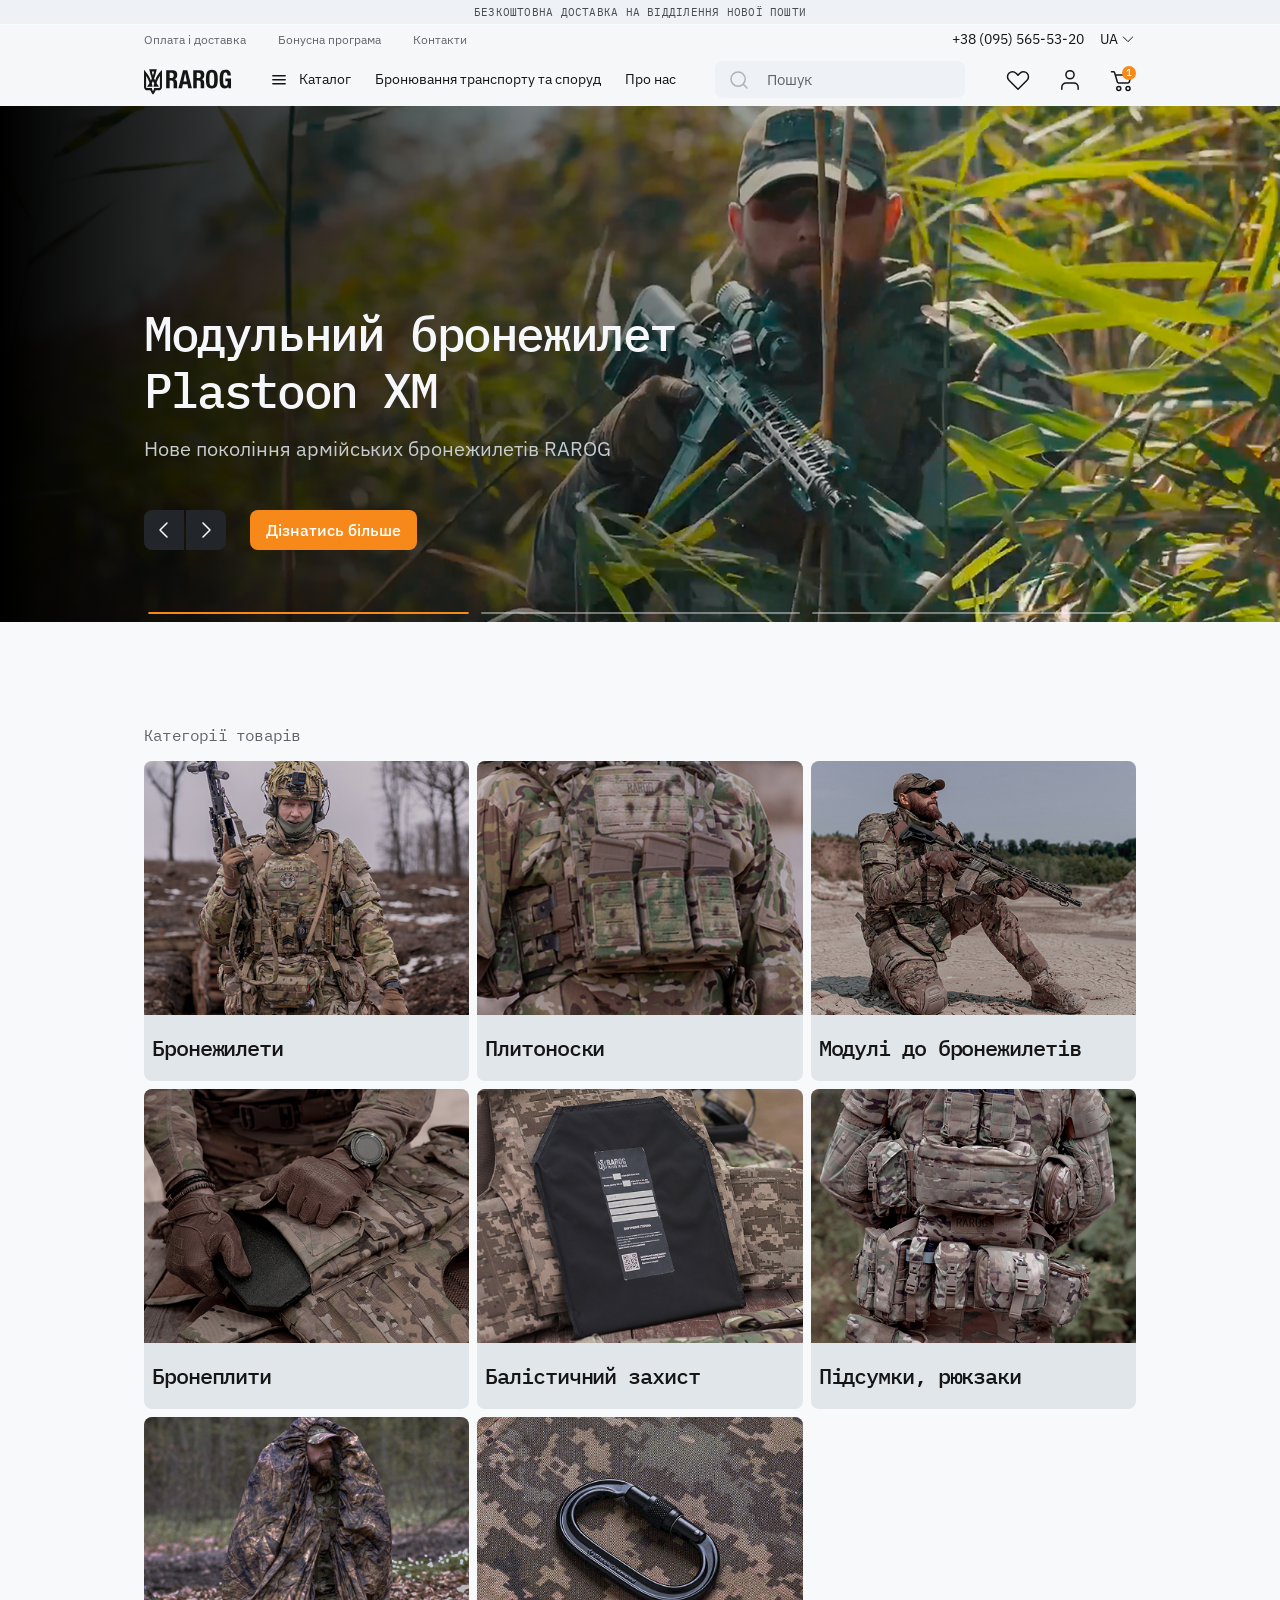
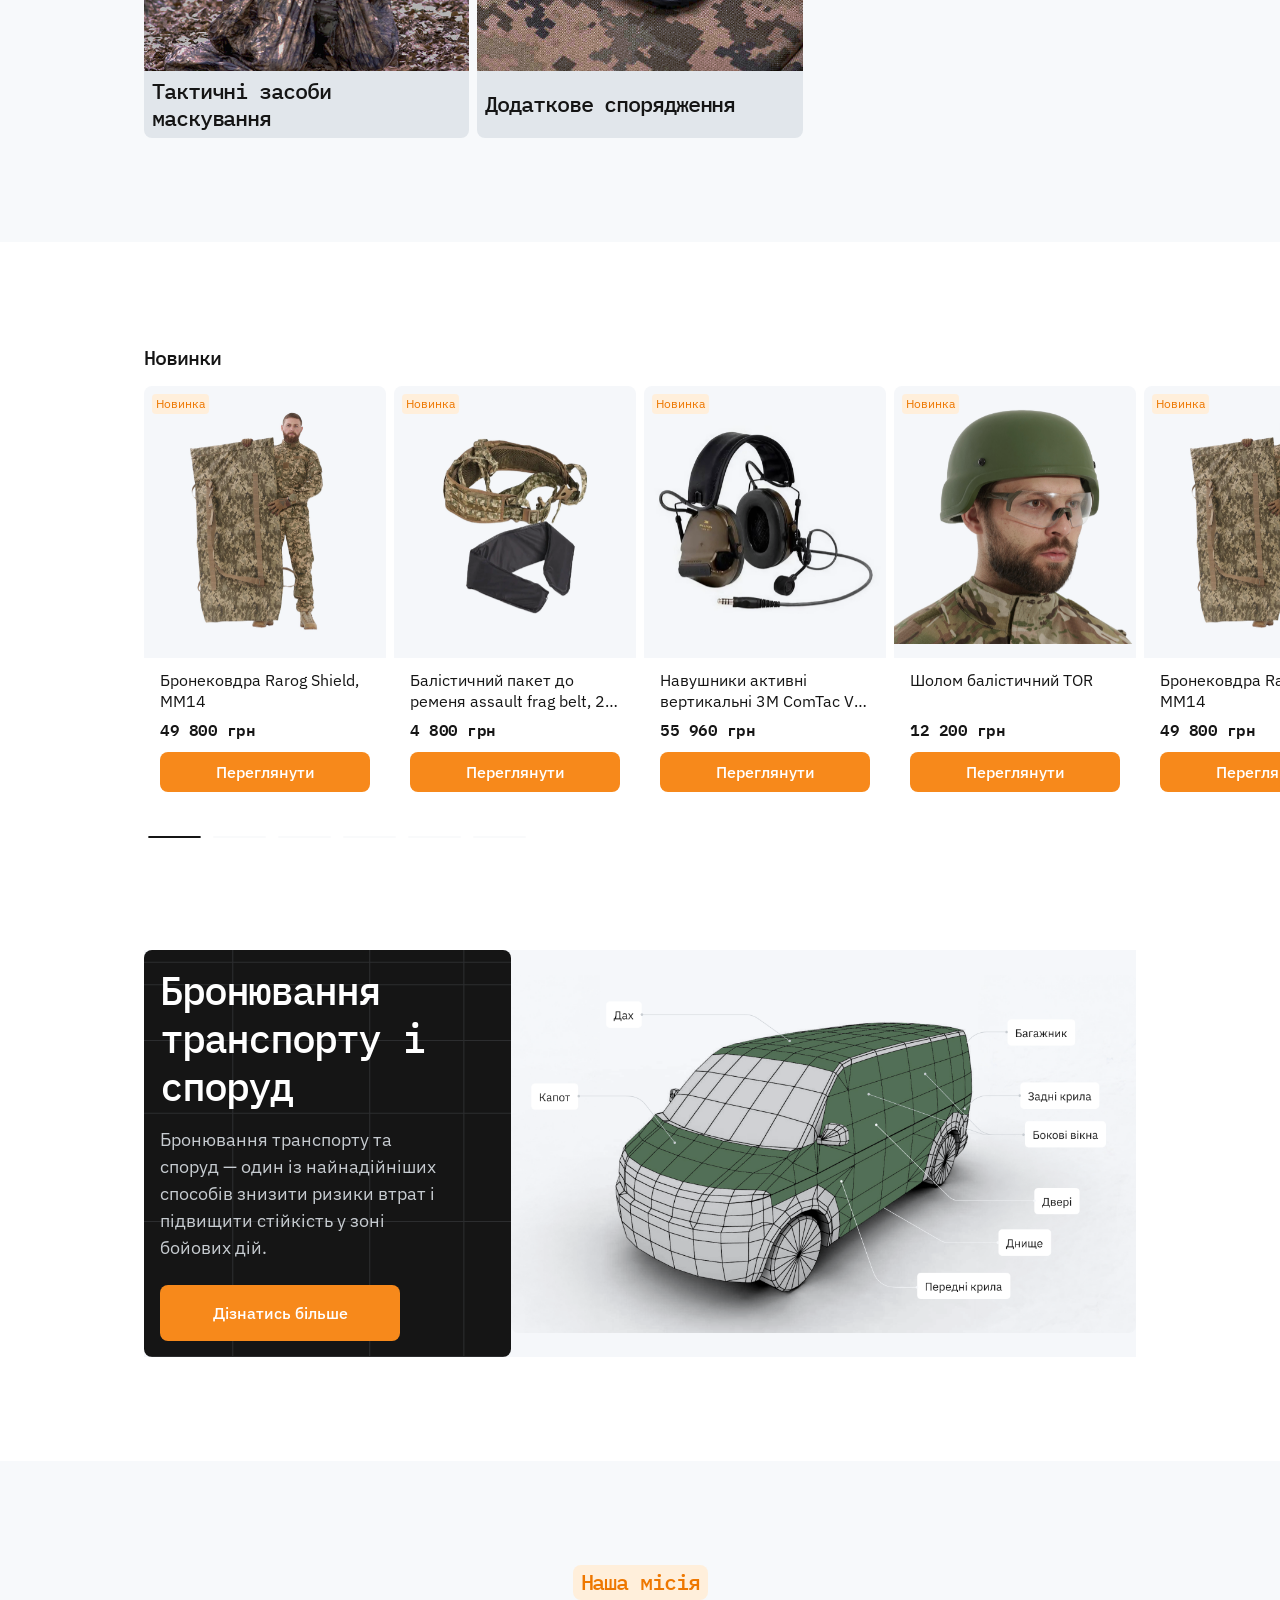
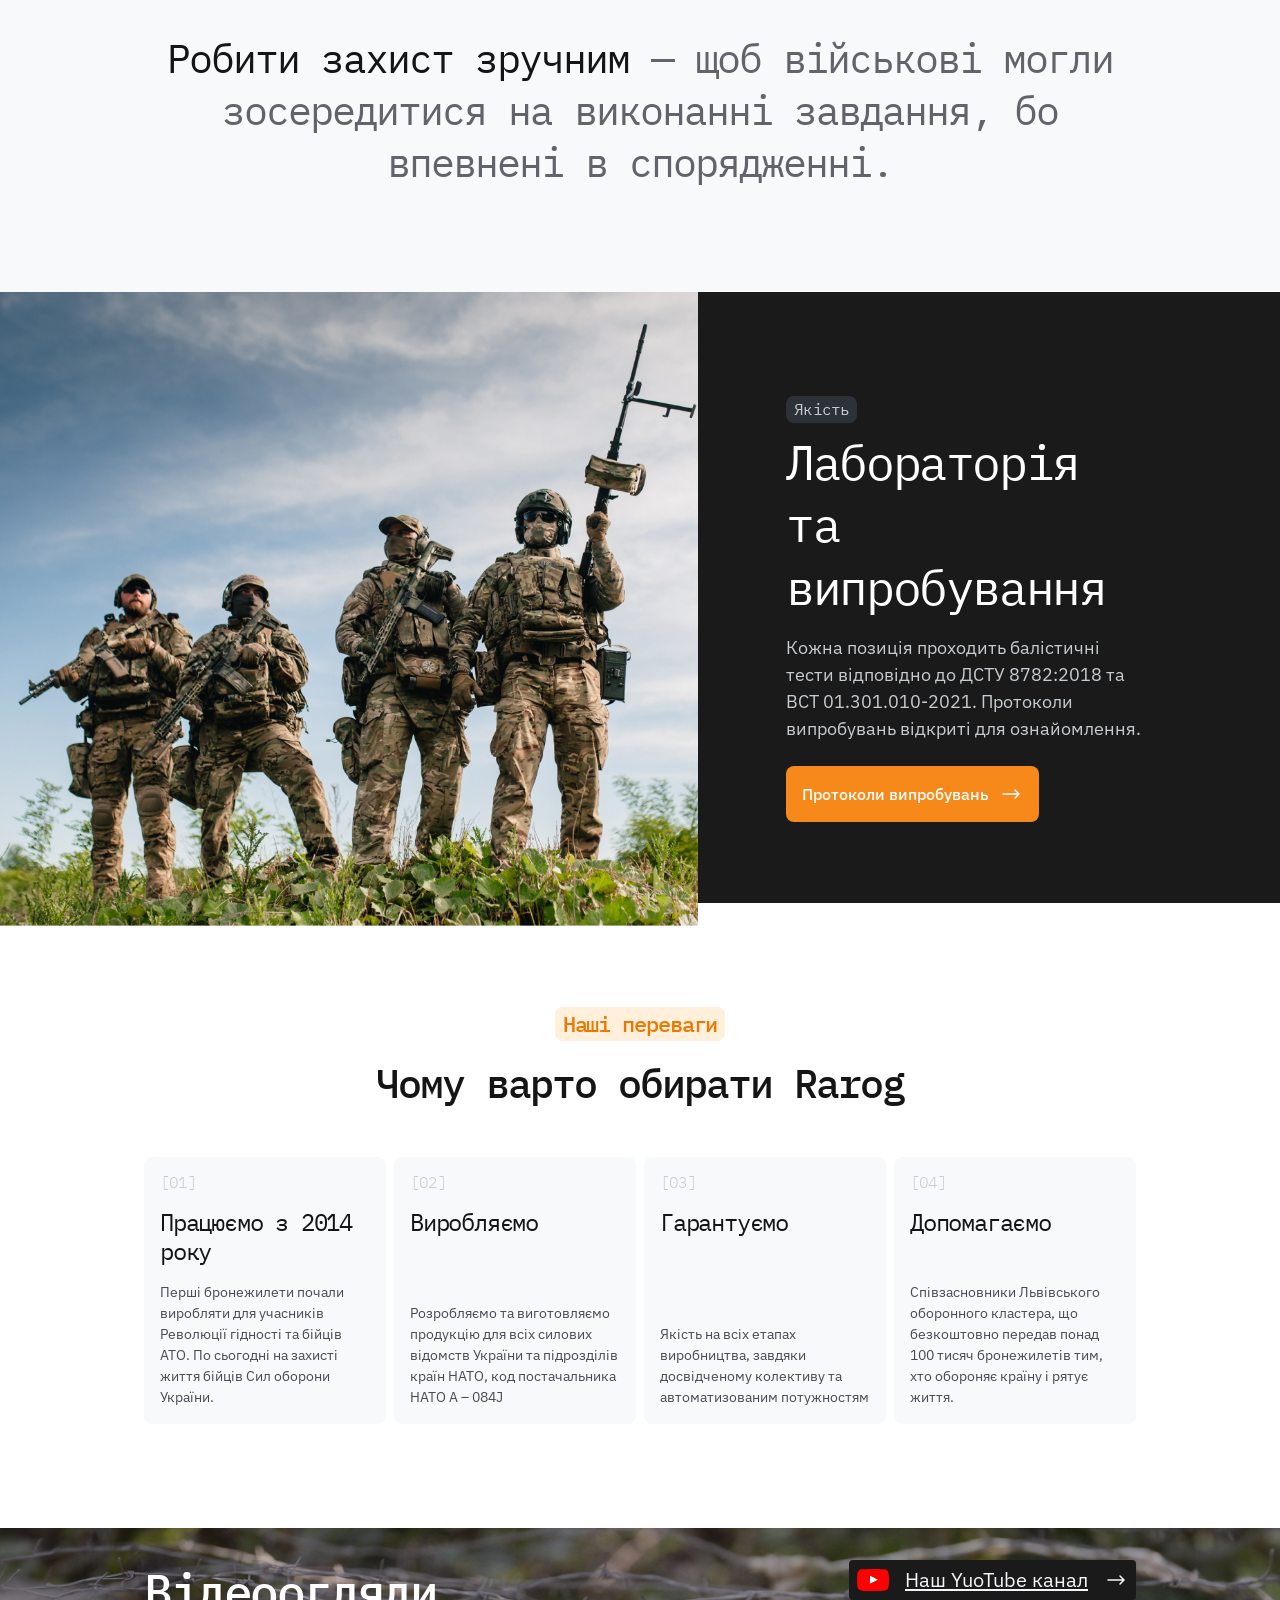
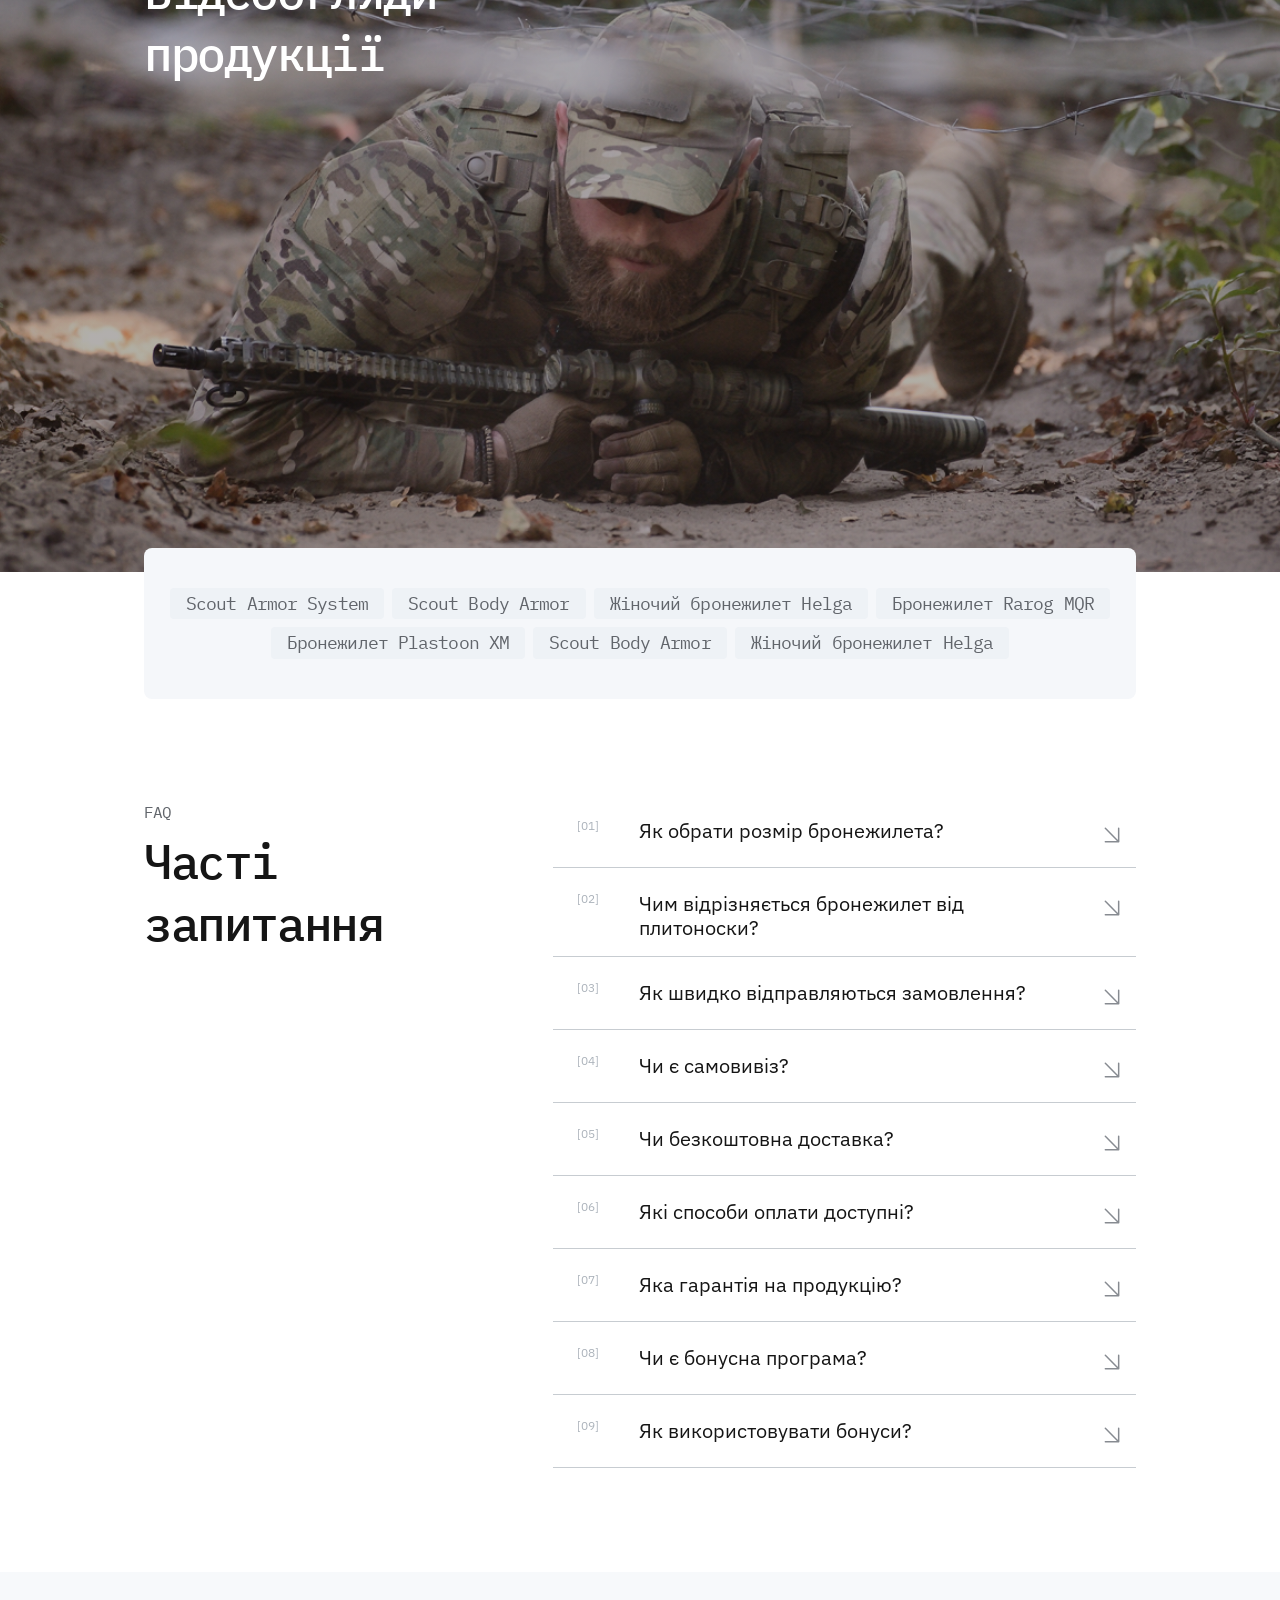
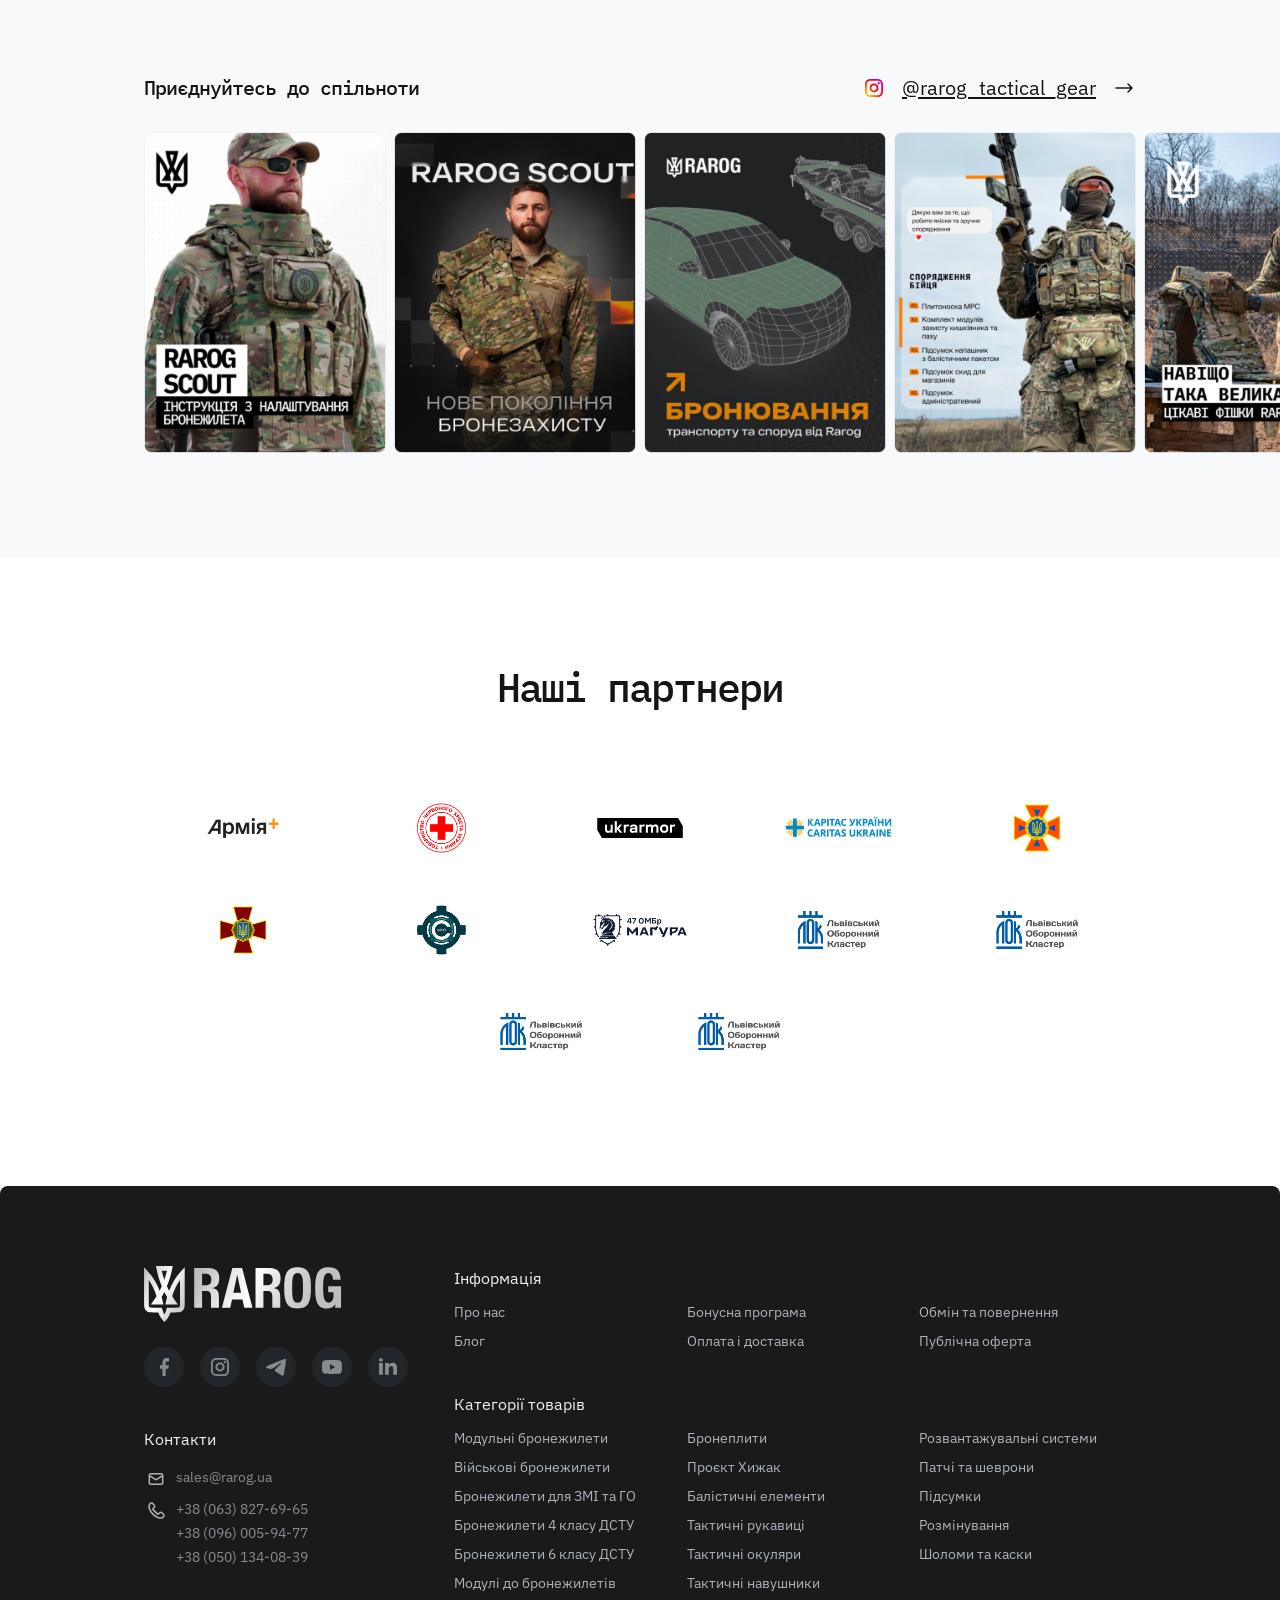
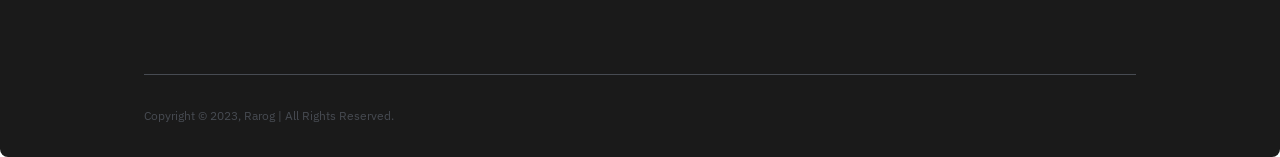
<file: index.html>
<!DOCTYPE html>
<html lang="uk">
<head>
    <meta charset="UTF-8">
    <meta name="viewport" content="width=device-width, initial-scale=1.0">  
    <title>Title</title>
    <link rel="preconnect" href="https://fonts.googleapis.com">
    <link rel="preconnect" href="https://fonts.gstatic.com" crossorigin>
    <link href="https://fonts.googleapis.com/css2?family=IBM+Plex+Mono:ital,wght@0,100;0,200;0,300;0,400;0,500;0,600;0,700;1,100;1,200;1,300;1,400;1,500;1,600;1,700&family=IBM+Plex+Sans:ital,wght@0,100..700;1,100..700&display=swap" rel="stylesheet">
    <link rel="stylesheet" href="https://cdn.jsdelivr.net/npm/swiper@11/swiper-bundle.min.css"/>
    <link rel="stylesheet" href="css/style.css">
</head>
<body class="body"> 
    <header class="header">
        <div class="header__free">
            <div class="container">
                <div class="header__free-inner">
                    <p class="header__free-title">Безкоштовна доставка на відділення Нової Пошти</p>
                </div>
            </div>
        </div>
        <div class="header__end">
            <div class="container">
                <div class="header__inner">
                    <div class="header__top">
                        <ul class="header__top-menu">
                            <li>
                                <a href="#">Оплата і доставка</a>
                            </li>
                            <li>
                                <a href="#">Бонусна програма</a>
                            </li>
                            <li>
                                <a href="#">Контакти</a>
                            </li>
                        </ul>
                        <div class="header__top-info">
                            <a class="header__top-tel" href="tel:+380955655320">+38 (095) 565-53-20</a>
                            <div class="header__lang">
                                <span class="header__lang-selected">UA</span>
                                <div class="header__lang-content">
                                    <span class="header__lang-item">EN</span>
                                </div>
                            </div>
                        </div>
                    </div>
                    <div class="header__bottom">
                        <button class="header__burger">
                            <svg width="24" height="24" viewBox="0 0 24 24" fill="none" xmlns="http://www.w3.org/2000/svg">
                                <path d="M2.75 5.75H21.25M2.75 11.75H21.25M2.75 17.75H21.25" stroke="#151515" stroke-width="1.5" stroke-linecap="round" stroke-linejoin="round"/>
                            </svg>
                            <svg width="24" height="24" viewBox="0 0 24 24" fill="none" xmlns="http://www.w3.org/2000/svg">
                                <path d="M5.70923 18.5407L18.7907 5.45927" stroke="#151515" stroke-width="1.5" stroke-linecap="round" stroke-linejoin="round"/>
                                <path d="M5.70923 5.45926L18.7907 18.5407" stroke="#151515" stroke-width="1.5" stroke-linecap="round" stroke-linejoin="round"/>
                            </svg>
                        </button>
                        <a class="header__logo" href="index.html">
                            <img src="img/logo.svg" alt="">
                        </a>

                        <div class="header__content">
                            <button class="header__menu-open">
                                <svg xmlns="http://www.w3.org/2000/svg" width="16" height="16" viewBox="0 0 16 16" fill="none">
                                    <path d="M1.83334 3.83333H14.1667M1.83334 7.83333H14.1667M1.83334 11.8333H14.1667" stroke="#151515" stroke-width="1.5" stroke-linecap="round" stroke-linejoin="round"/>
                                </svg>
                                Каталог
                            </button>
                            <nav class="header__menu">
                                <ul>
                                    <li>
                                        <a href="#">Бронювання транспорту та споруд</a>
                                    </li>
                                    <li>
                                        <a href="#">Про нас</a>
                                    </li>
                                </ul>
                            </nav>
                        </div>

                        <form class="header__search" action="#">
                            <input class="header__search-input" type="search" name="search" id="search" placeholder="Пошук" maxlength="300" required>
                            <button class="header__search-btn" type="submit">
                                <svg xmlns="http://www.w3.org/2000/svg" width="24" height="24" viewBox="0 0 24 24" fill="none">
                                    <path d="M20 20L16.1333 16.1333M18.2222 11.1111C18.2222 15.0385 15.0385 18.2222 11.1111 18.2222C7.18375 18.2222 4 15.0385 4 11.1111C4 7.18375 7.18375 4 11.1111 4C15.0385 4 18.2222 7.18375 18.2222 11.1111Z" stroke="#ACB3BB" stroke-width="1.5" stroke-linecap="round" stroke-linejoin="round"/>
                                </svg>
                            </button>
                        </form>

                        <div class="header__user">
                            <div class="header__lang header__lang--mob">
                                <span class="header__lang-selected">UA</span>
                                <div class="header__lang-content">
                                    <span class="header__lang-item">EN</span>
                                </div>
                            </div>
                            <button class="header__search-open" type="button">
                                <svg xmlns="http://www.w3.org/2000/svg" width="24" height="24" viewBox="0 0 24 24" fill="none">
                                    <path d="M20 20L16.1333 16.1333M18.2222 11.1111C18.2222 15.0385 15.0385 18.2222 11.1111 18.2222C7.18375 18.2222 4 15.0385 4 11.1111C4 7.18375 7.18375 4 11.1111 4C15.0385 4 18.2222 7.18375 18.2222 11.1111Z" stroke="#151515" stroke-width="1.5" stroke-linecap="round" stroke-linejoin="round"/>
                                </svg>
                            </button>
                            <button class="header__user-btn">
                                <svg xmlns="http://www.w3.org/2000/svg" width="28" height="28" viewBox="0 0 28 28" fill="none">
                                    <path d="M23.0352 14.2259C24.9879 12.2811 24.9879 9.12807 23.0352 7.18332C21.0826 5.23857 17.9167 5.23857 15.964 7.18332L13.9998 9.13954L12.0355 7.18326C10.0829 5.23851 6.91694 5.23851 4.96426 7.18326C3.01159 9.12801 3.01159 12.2811 4.96426 14.2258L13.9997 23.2247L23.0352 14.2259Z" stroke="#151515" stroke-width="1.5" stroke-linecap="round" stroke-linejoin="round"/>
                                </svg>
                            </button>
                            <button class="header__user-btn">
                                <svg xmlns="http://www.w3.org/2000/svg" width="28" height="28" viewBox="0 0 28 28" fill="none">
                                    <path d="M22.1667 23.3334V21.2593C22.1667 20.1591 21.7365 19.104 20.9707 18.3261C20.205 17.5482 19.1663 17.1111 18.0834 17.1111H9.91671C8.83374 17.1111 7.79513 17.5482 7.02935 18.3261C6.26358 19.104 5.83337 20.1591 5.83337 21.2593V23.3334M18.0834 8.75C18.0834 11.0052 16.2552 12.8333 14 12.8333C11.7449 12.8333 9.91671 11.0052 9.91671 8.75C9.91671 6.49484 11.7449 4.66667 14 4.66667C16.2552 4.66667 18.0834 6.49484 18.0834 8.75Z" stroke="#151515" stroke-width="1.5" stroke-linecap="round" stroke-linejoin="round"/>
                                </svg>
                            </button>
                            <button class="header__user-btn header__user-cart">
                                <svg xmlns="http://www.w3.org/2000/svg" width="28" height="28" viewBox="0 0 28 28" fill="none">
                                    <path d="M3.5 5.70836H5.34167C5.92932 5.70836 6.44646 6.09357 6.611 6.65388L7.29745 8.99142M7.29745 8.99142L9.36122 16.0191C9.52576 16.5794 10.0429 16.9646 10.6306 16.9646H19.9829C20.5694 16.9646 21.0859 16.5808 21.2514 16.0219L23.3333 8.99142H7.29745ZM12.7556 22.4052C12.7556 23.4931 11.8676 24.375 10.7722 24.375C9.67686 24.375 8.78889 23.4931 8.78889 22.4052C8.78889 21.3173 9.67686 20.4353 10.7722 20.4353C11.8676 20.4353 12.7556 21.3173 12.7556 22.4052ZM22.0111 22.4052C22.0111 23.4931 21.1231 24.375 20.0278 24.375C18.9324 24.375 18.0444 23.4931 18.0444 22.4052C18.0444 21.3173 18.9324 20.4353 20.0278 20.4353C21.1231 20.4353 22.0111 21.3173 22.0111 22.4052Z" stroke="#151515" stroke-width="1.5" stroke-linecap="round" stroke-linejoin="round"/>
                                </svg>
                                <span>1</span>
                            </button>
                        </div>
                    </div>
                </div>
            </div>
        </div>
        <div class="mega-menu">
            <div class="container">
                <div class="mega-menu__inner">
                    <ul class="mega-menu__menu">
                        <li class="menu-item-has-children">
                            <a href="#">Бронежилети <span></span></a>
                            <ul class="sub-menu">
                                <li>
                                    <a href="#">Модульні бронежилети</a>
                                </li>
                                <li>
                                    <a href="#">Військові бронежилети</a>
                                </li>
                                <li>
                                    <a href="#">Бронежилети для ЗМІ та ГО</a>
                                </li>
                                <li>
                                    <a href="#">Бронежилети для поліції</a>
                                </li>
                                <li>
                                    <a href="#">Бронежилети для  цивільних</a>
                                </li>
                                <li>
                                    <a href="#">Бронежилети 4 класу ДСТУ</a>
                                </li>
                                <li>
                                    <a href="#">Бронежилети 6 класу ДСТУ</a>
                                </li>
                                <li>
                                    <a href="#">Модулі до бронежилетів</a>
                                </li>
                            </ul>
                        </li>
                        <li>
                            <a href="#">Плитоноски</a>
                        </li>
                        <li>
                            <a href="#">Модулі до бронежилетів</a>
                        </li>
                        <li>
                            <a href="#">Бронеплити</a>
                        </li>
                        <li>
                            <a href="#">Балістичні пакети</a>
                        </li>
                        <li class="menu-item-has-children">
                            <a href="#">Підсумки<span></span></a>
                            <ul class="sub-menu">
                                <li>
                                    <a href="#">Модульні бронежилети</a>
                                </li>
                                <li>
                                    <a href="#">Військові бронежилети</a>
                                </li>
                                <li>
                                    <a href="#">Бронежилети для ЗМІ та ГО</a>
                                </li>
                                <li>
                                    <a href="#">Бронежилети для поліції</a>
                                </li>
                                <li>
                                    <a href="#">Бронежилети для  цивільних</a>
                                </li>
                                <li>
                                    <a href="#">Бронежилети 4 класу ДСТУ</a>
                                </li>
                                <li>
                                    <a href="#">Бронежилети 6 класу ДСТУ</a>
                                </li>
                                <li>
                                    <a href="#">Модулі до бронежилетів</a>
                                </li>
                            </ul>
                        </li>
                        <li>
                            <a href="#">Шоломи та каски</a>
                        </li>
                        <li class="menu-item-has-children">
                            <a href="#">Окуляри, рукавички та навушники<span></span></a>
                            <ul class="sub-menu">
                                <li>
                                    <a href="#">Модульні бронежилети</a>
                                </li>
                                <li>
                                    <a href="#">Військові бронежилети</a>
                                </li>
                                <li>
                                    <a href="#">Бронежилети для ЗМІ та ГО</a>
                                </li>
                                <li>
                                    <a href="#">Бронежилети для поліції</a>
                                </li>
                                <li>
                                    <a href="#">Бронежилети для  цивільних</a>
                                </li>
                                <li>
                                    <a href="#">Бронежилети 4 класу ДСТУ</a>
                                </li>
                                <li>
                                    <a href="#">Бронежилети 6 класу ДСТУ</a>
                                </li>
                                <li>
                                    <a href="#">Модулі до бронежилетів</a>
                                </li>
                            </ul>
                        </li>
                        <li>
                            <a href="#">Тактичні засоби маскування</a>
                        </li>
                        <li>
                            <a href="#">Розмінування</a>
                        </li>
                        <li class="menu-item-has-children">
                            <a href="#">Додаткове спорядження<span></span></a>
                            <ul class="sub-menu">
                                <li>
                                    <a href="#">Модульні бронежилети</a>
                                </li>
                                <li>
                                    <a href="#">Військові бронежилети</a>
                                </li>
                                <li>
                                    <a href="#">Бронежилети для ЗМІ та ГО</a>
                                </li>
                                <li>
                                    <a href="#">Бронежилети для поліції</a>
                                </li>
                                <li>
                                    <a href="#">Бронежилети для  цивільних</a>
                                </li>
                                <li>
                                    <a href="#">Бронежилети 4 класу ДСТУ</a>
                                </li>
                                <li>
                                    <a href="#">Бронежилети 6 класу ДСТУ</a>
                                </li>
                                <li>
                                    <a href="#">Модулі до бронежилетів</a>
                                </li>
                            </ul>
                        </li>
                        <li>
                            <a href="#">Рюксази та сумки</a>
                        </li>
                        <li>
                            <a href="#">Спорядження для ПКМ</a>
                        </li>
                    </ul>
                    <div class="mega-menu__image">
                        <img src="img/mega-menu.png" alt="">
                    </div>
                </div>
            </div>
        </div>
        <div class="mobile-menu">
            <div class="mobile-menu__inner">
                <ul class="mobile-menu__nav">
                    <li class="mobile-menu__has-children mobile-menu__has-children--root">
                        <button class="mobile-menu__acc" type="button">
                            Категорії товарів
                            <span class="mobile-menu__chevron"></span>
                        </button>
                        <div class="mobile-menu__collapse">
                            <ul class="mobile-menu__catalog">
                                <li class="mobile-menu__has-children">
                                    <button class="mobile-menu__acc" type="button">
                                        Бронежилети
                                        <span class="mobile-menu__chevron"></span>
                                    </button>
                                    <div class="mobile-menu__collapse">
                                        <ul class="mobile-menu__sub">
                                            <li><a href="#">Всі бронежилети</a></li>
                                            <li><a href="#">Військові бронежилети</a></li>
                                            <li><a href="#">Модульні бронежилети</a></li>
                                            <li><a href="#">Жіночі бронежилети</a></li>
                                            <li><a href="#">Бронежилети для цивільних</a></li>
                                            <li><a href="#">Бронежилети для поліції</a></li>
                                            <li><a href="#">Бронежилети для ЗМІ та ГО</a></li>
                                            <li><a href="#">Бронежилети 4 класу ДСТУ</a></li>
                                            <li><a href="#">Бронежилети 6 класу ДСТУ</a></li>
                                        </ul>
                                    </div>
                                </li>
                                <li><a href="#">Плитоноски</a></li>
                                <li><a href="#">Модулі до бронежилетів</a></li>
                                <li><a href="#">Бронеплити</a></li>
                                <li><a href="#">Балістичні пакети</a></li>
                                <li class="mobile-menu__has-children">
                                    <button class="mobile-menu__acc" type="button">
                                        Підсумки
                                        <span class="mobile-menu__chevron"></span>
                                    </button>
                                    <div class="mobile-menu__collapse">
                                        <ul class="mobile-menu__sub">
                                            <li><a href="#">Підсумки для магазинів</a></li>
                                            <li><a href="#">Підсумки для гранат</a></li>
                                            <li><a href="#">Підсумки під аптечку</a></li>
                                            <li><a href="#">Підсумки скидні</a></li>
                                            <li><a href="#">Універсальні підсумки</a></li>
                                        </ul>
                                    </div>
                                </li>
                                <li><a href="#">Шоломи та каски</a></li>
                                <li class="mobile-menu__has-children">
                                    <button class="mobile-menu__acc" type="button">
                                        Окуляри, рукавички та навушники
                                        <span class="mobile-menu__chevron"></span>
                                    </button>
                                    <div class="mobile-menu__collapse">
                                        <ul class="mobile-menu__sub">
                                            <li><a href="#">Тактичні окуляри</a></li>
                                            <li><a href="#">Тактичні рукавички</a></li>
                                            <li><a href="#">Активні навушники</a></li>
                                        </ul>
                                    </div>
                                </li>
                                <li><a href="#">Тактичні засоби маскування</a></li>
                                <li><a href="#">Розмінування</a></li>
                                <li class="mobile-menu__has-children">
                                    <button class="mobile-menu__acc" type="button">
                                        Додаткове спорядження
                                        <span class="mobile-menu__chevron"></span>
                                    </button>
                                    <div class="mobile-menu__collapse">
                                        <ul class="mobile-menu__sub">
                                            <li><a href="#">Ремені та пояси</a></li>
                                            <li><a href="#">Наколінники та налокітники</a></li>
                                            <li><a href="#">Тактичні аксесуари</a></li>
                                        </ul>
                                    </div>
                                </li>
                                <li><a href="#">Рюкзаки та сумки</a></li>
                                <li><a href="#">Спорядження для ПКМ</a></li>
                            </ul>
                        </div>
                    </li>
                    <li><a href="#">Оплата і доставка</a></li>
                    <li><a href="#">Про нас</a></li>
                    <li><a href="#">Контакти</a></li>
                    <li><a href="#">Бонусна програма</a></li>
                    <li><a href="#">Вхід / Реєстрація</a></li>
                </ul>
                <div class="mobile-menu__contacts">
                    <div class="mobile-menu__tels">
                        <a href="tel:+380638276965">+38 (063) 827-69-65</a>
                        <a href="tel:+380960059477">+38 (096) 005-94-77</a>
                        <a href="tel:+380501340839">+38 (050) 134-08-39</a>
                    </div>
                    <div class="mobile-menu__mess">
                        <span class="mobile-menu__mess-title">Написати в месенджер:</span>
                        <div class="mobile-menu__mess-list">
                            <a class="mobile-menu__mess-link mobile-menu__mess-link--wa" href="#" target="_blank" aria-label="WhatsApp">
                                <svg xmlns="http://www.w3.org/2000/svg" width="29" height="29" viewBox="0 0 29 29" fill="none"><path d="M14.4489 2.3999C7.89694 2.3999 2.55694 7.7399 2.55694 14.2919C2.55694 16.3919 3.10894 18.4319 4.14094 20.2319L2.46094 26.3999L8.76094 24.7439C10.5009 25.6919 12.4569 26.1959 14.4489 26.1959C21.0009 26.1959 26.3409 20.8559 26.3409 14.3039C26.3409 11.1239 25.1049 8.1359 22.8609 5.8919C20.6169 3.6359 17.6289 2.3999 14.4489 2.3999ZM14.4609 4.4039C17.1009 4.4039 19.5729 5.4359 21.4449 7.3079C23.3049 9.1799 24.3369 11.6639 24.3369 14.3039C24.3369 19.7519 19.8969 24.1799 14.4489 24.1799C12.6729 24.1799 10.9329 23.7119 9.42094 22.7999L9.06094 22.5959L5.31694 23.5799L6.31294 19.9319L6.07294 19.5479C5.08894 17.9999 4.56094 16.1639 4.56094 14.2919C4.57294 8.8439 9.00094 4.4039 14.4609 4.4039ZM10.2369 8.7959C10.0449 8.7959 9.72094 8.8679 9.44494 9.1679C9.18094 9.4679 8.40094 10.1999 8.40094 11.6519C8.40094 13.1159 9.46894 14.5199 9.60094 14.7239C9.76894 14.9279 11.7129 17.9279 14.7009 19.1999C15.4089 19.5239 15.9609 19.7039 16.3929 19.8359C17.1009 20.0639 17.7489 20.0279 18.2649 19.9559C18.8409 19.8719 20.0169 19.2359 20.2689 18.5399C20.5209 17.8439 20.5209 17.2559 20.4489 17.1239C20.3649 17.0039 20.1729 16.9319 19.8729 16.7999C19.5729 16.6319 18.1089 15.9119 17.8449 15.8159C17.5689 15.7199 17.4009 15.6719 17.1729 15.9599C16.9809 16.2599 16.4049 16.9319 16.2369 17.1239C16.0569 17.3279 15.8889 17.3519 15.6009 17.2079C15.2889 17.0519 14.3289 16.7399 13.2009 15.7319C12.3129 14.9399 11.7249 13.9679 11.5449 13.6679C11.4009 13.3799 11.5329 13.1999 11.6769 13.0679C11.8089 12.9359 12.0009 12.7199 12.1209 12.5399C12.2769 12.3719 12.3249 12.2399 12.4209 12.0479C12.5169 11.8439 12.4689 11.6759 12.3969 11.5319C12.3249 11.3999 11.7249 9.9119 11.4729 9.3239C11.2329 8.7479 10.9929 8.8199 10.8009 8.8079C10.6329 8.8079 10.4409 8.7959 10.2369 8.7959Z" fill="#25D366"/></svg>
                            </a>
                            <a class="mobile-menu__mess-link mobile-menu__mess-link--tg" href="#" target="_blank" aria-label="Telegram">
                                <svg xmlns="http://www.w3.org/2000/svg" width="29" height="29" viewBox="0 0 29 29" fill="none"><path d="M26.3964 6.4729C26.446 5.07873 25.9692 4.63948 24.8441 4.84956C24.4551 4.92213 24.0775 5.05963 23.7037 5.19714C17.9407 7.26738 12.3379 9.73485 6.69701 12.1107C5.56806 12.5843 4.43911 13.0541 3.32161 13.5583C2.84867 13.7722 2.36047 14.0625 2.40243 14.6851C2.44057 15.2771 2.94783 15.4567 3.42077 15.6094C4.35139 15.915 5.30871 16.1442 6.21644 16.4994C7.87936 17.1526 9.36682 16.9081 10.8047 15.873C12.4447 14.6965 14.1343 13.585 15.8049 12.4506C17.0444 11.6065 18.2878 10.7662 19.535 9.93729C19.8058 9.75777 20.1414 9.46748 20.4237 9.83416C20.6945 10.1856 20.3398 10.4491 20.1224 10.6936C19.9812 10.854 19.821 10.9991 19.6685 11.1481C17.6394 13.1458 15.6027 15.1358 13.5889 17.1487C12.5096 18.2297 12.6049 18.9363 13.8941 19.7957C16.1367 21.2854 18.387 22.7674 20.6411 24.2418C22.3002 25.3266 23.5588 24.8109 23.8944 22.8591C24.3483 20.2044 24.7564 17.5383 25.1607 14.8723C25.5993 11.9999 26.0112 9.11608 26.3964 6.4729Z" fill="#0088CC"/></svg>
                            </a>
                            <a class="mobile-menu__mess-link mobile-menu__mess-link--vb" href="#" target="_blank" aria-label="Viber">
                                <svg xmlns="http://www.w3.org/2000/svg" width="29" height="29" viewBox="0 0 29 29" fill="none"><path d="M11.5993 4.29193L11.8237 5.20109C10.9391 5.41972 10.0924 5.77026 9.31217 6.24093L8.83202 5.4369C9.69087 4.91679 10.624 4.5307 11.5993 4.29193ZM16.4007 4.29193L16.1763 5.20109C17.0609 5.41972 17.9076 5.77026 18.6878 6.24093L19.1737 5.4369C18.3126 4.91725 17.3776 4.5312 16.4007 4.29193ZM5.43689 8.82918C4.91727 9.68929 4.53121 10.6233 4.29192 11.5993L5.20108 11.8237C5.41971 10.9391 5.77025 10.0924 6.24092 9.31217L5.43689 8.82918ZM4.93685 14C4.93679 13.5454 4.97098 13.0914 5.03914 12.642L4.11293 12.4999C3.96236 13.4933 3.96236 14.5038 4.11293 15.4973L5.03914 15.358C4.97108 14.9086 4.93689 14.4546 4.93685 14ZM19.168 22.5603L18.6878 21.7591C17.9088 22.2302 17.063 22.5808 16.1791 22.7989L16.4036 23.7081C17.3776 23.467 18.3096 23.08 19.168 22.5603ZM23.0631 14C23.0631 14.4546 23.0289 14.9086 22.9609 15.358L23.8871 15.4973C24.0376 14.5038 24.0376 13.4933 23.8871 12.4999L22.9609 12.642C23.029 13.0914 23.0632 13.5454 23.0631 14ZM23.7081 16.3979L22.7989 16.1734C22.5808 17.0591 22.2302 17.9068 21.7591 18.6878L22.5631 19.1708C23.0832 18.3099 23.4693 17.3749 23.7081 16.3979ZM15.3581 22.9609C14.4578 23.0972 13.5422 23.0972 12.6419 22.9609L12.5027 23.8871C13.4952 24.0376 14.5048 24.0376 15.4973 23.8871L15.3581 22.9609ZM21.296 19.3754C20.756 20.1077 20.1085 20.7542 19.3754 21.2931L19.9322 22.0489C20.7397 21.4544 21.454 20.743 22.0517 19.9379L21.296 19.3754ZM19.3754 6.70403C20.1085 7.24399 20.756 7.89147 21.296 8.62462L22.0517 8.06208C21.4562 7.25629 20.7437 6.54386 19.9379 5.9483L19.3754 6.70403ZM6.70403 8.62462C7.24398 7.89147 7.89147 7.24399 8.62462 6.70403L8.06208 5.9483C7.25629 6.54386 6.54385 7.25629 5.94829 8.06208L6.70403 8.62462ZM22.5631 8.82918L21.7591 9.31217C22.2302 10.0912 22.5808 10.937 22.7989 11.8209L23.7081 11.5964C23.4688 10.6213 23.0827 9.68829 22.5631 8.82918ZM12.6419 5.03915C13.5422 4.90276 14.4578 4.90276 15.3581 5.03915L15.4973 4.11294C14.5048 3.96235 13.4952 3.96235 12.5027 4.11294L12.6419 5.03915ZM7.18417 22.2989L5.24938 22.7478L5.70111 20.813L4.78912 20.5999L4.33738 22.5347C4.30912 22.6546 4.30478 22.779 4.32462 22.9006C4.34445 23.0223 4.38808 23.1388 4.45299 23.2436C4.5179 23.3483 4.60283 23.4392 4.70292 23.5111C4.80301 23.5831 4.9163 23.6345 5.03629 23.6626C5.17663 23.6939 5.32212 23.6939 5.46246 23.6626L7.39726 23.2166L7.18417 22.2989ZM4.98231 19.7646L5.89715 19.9748L6.20967 18.6338C5.75329 17.8683 5.41336 17.0391 5.20108 16.1734L4.29192 16.3979C4.49642 17.2265 4.80576 18.0256 5.21244 18.7759L4.98231 19.7646ZM9.35762 21.7932L8.01662 22.1057L8.2297 23.0205L9.21557 22.7904C9.96532 23.1983 10.7646 23.5077 11.5936 23.7109L11.818 22.8018C10.9551 22.5867 10.1288 22.2449 9.36615 21.7875L9.35762 21.7932ZM14 5.87443C9.51104 5.87727 5.87726 9.51673 5.87726 14.0028C5.87974 15.5308 6.31194 17.0273 7.12451 18.3213L6.3432 21.6568L9.67583 20.8755C13.4744 23.2649 18.4918 22.1256 20.8812 18.3298C23.2705 14.5341 22.1341 9.51673 18.3384 7.12452C17.0389 6.30736 15.535 5.87402 14 5.87443Z" fill="#3A76F0"/></svg>
                            </a>
                        </div>
                    </div>
                </div>
            </div>
        </div>
    </header>

    <main class="main">
        <section class="hero">
            <div class="hero__slider">
                <div class="swiper-wrapper">
                    <div class="hero__slide swiper-slide hero__slide-left">
                        <div class="hero__slide-bg">
                            <img src="img/slider.png" alt="">
                        </div>
                        <div class="container">
                            <div class="hero__slide-content">
                                <h2 class="hero__slide-title">Модульний бронежилет Plastoon XM</h2>
                                <p class="hero__slide-descr">Нове покоління армійських бронежилетів RAROG</p>
                                <a class="hero__slide-btn btn" href="#">Дізнатись більше</a>
                            </div>
                        </div>
                    </div>
                    <div class="hero__slide swiper-slide hero__slide-center">
                        <div class="hero__slide-bg">
                            <img src="img/slider.png" alt="">
                        </div>
                        <div class="container">
                            <div class="hero__slide-content">
                                <h2 class="hero__slide-title">Модульний бронежилет Plastoon XM</h2>
                                <p class="hero__slide-descr">Нове покоління армійських бронежилетів RAROG</p>
                                <a class="hero__slide-btn btn" href="#">Дізнатись більше</a>
                            </div>
                        </div>
                    </div>
                    <div class="hero__slide swiper-slide hero__slide-right">
                        <div class="hero__slide-bg">
                            <img src="img/slider.png" alt="">
                        </div>
                        <div class="container">
                            <div class="hero__slide-content">
                                <h2 class="hero__slide-title">Модульний бронежилет Plastoon XM</h2>
                                <p class="hero__slide-descr">Нове покоління армійських бронежилетів RAROG</p>
                                <a class="hero__slide-btn btn" href="#">Дізнатись більше</a>
                            </div>
                        </div>
                    </div>
                </div>
            </div>
            <div class="hero__inner">
                <div class="container">
                    <div class="hero__nav">
                        <button class="hero__slider-prev btn-slide btn-slide-prev"></button>
                        <button class="hero__slider-next btn-slide btn-slide-next"></button>
                    </div>
                    <div class="hero__slider-pagination slider-pagination"></div>
                </div>
            </div>
        </section>

        <section class="categories">
            <div class="container">
                <div class="categories__inner">
                    <h2 class="categories__title">Категорії товарів</h2>
                    <div class="categories__block">
                        <a class="categories__item" href="#">
                            <div class="categories__item-top">
                                <div class="categories__item-image">
                                    <img src="img/categories/1.jpg" alt="">
                                </div>
                                <ul class="categories__item-list">
                                    <li>Військові</li>
                                    <li>Модульні</li>
                                    <li>Жіночі</li>
                                    <li>Для цивільних</li>
                                    <li>Для поліції</li>
                                    <li>Для ЗМІ та ГО</li>
                                </ul>
                            </div>
                            <div class="categories__item-content">
                                <h3 class="categories__item-title">Бронежилети</h3>
                            </div>
                        </a>
                        <a class="categories__item" href="#">
                            <div class="categories__item-top">
                                <div class="categories__item-image">
                                    <img src="img/categories/2.jpg" alt="">
                                </div>
                                <ul class="categories__item-list">
                                    <li>Військові</li>
                                    <li>Модульні</li>
                                    <li>Жіночі</li>
                                    <li>Для цивільних</li>
                                    <li>Для поліції</li>
                                    <li>Для ЗМІ та ГО</li>
                                </ul>
                            </div>
                            <div class="categories__item-content">
                                <h3 class="categories__item-title">Плитоноски</h3>
                            </div>
                        </a>
                        <a class="categories__item" href="#">
                            <div class="categories__item-top">
                                <div class="categories__item-image">
                                    <img src="img/categories/3.jpg" alt="">
                                </div>
                                <ul class="categories__item-list">
                                    <li>Військові</li>
                                    <li>Модульні</li>
                                    <li>Жіночі</li>
                                    <li>Для цивільних</li>
                                    <li>Для поліції</li>
                                    <li>Для ЗМІ та ГО</li>
                                </ul>
                            </div>
                            <div class="categories__item-content">
                                <h3 class="categories__item-title">Модулі до бронежилетів</h3>
                            </div>
                        </a>
                        <a class="categories__item" href="#">
                            <div class="categories__item-top">
                                <div class="categories__item-image">
                                    <img src="img/categories/4.jpg" alt="">
                                </div>
                                <ul class="categories__item-list">
                                    <li>Військові</li>
                                    <li>Модульні</li>
                                    <li>Жіночі</li>
                                    <li>Для цивільних</li>
                                    <li>Для поліції</li>
                                    <li>Для ЗМІ та ГО</li>
                                </ul>
                            </div>
                            <div class="categories__item-content">
                                <h3 class="categories__item-title">Бронеплити</h3>
                            </div>
                        </a>
                        <a class="categories__item" href="#">
                            <div class="categories__item-top">
                                <div class="categories__item-image">
                                    <img src="img/categories/5.jpg" alt="">
                                </div>
                                <ul class="categories__item-list">
                                    <li>Військові</li>
                                    <li>Модульні</li>
                                    <li>Жіночі</li>
                                    <li>Для цивільних</li>
                                    <li>Для поліції</li>
                                    <li>Для ЗМІ та ГО</li>
                                </ul>
                            </div>
                            <div class="categories__item-content">
                                <h3 class="categories__item-title">Балістичний захист</h3>
                            </div>
                        </a>
                        <a class="categories__item" href="#">
                            <div class="categories__item-top">
                                <div class="categories__item-image">
                                    <img src="img/categories/6.jpg" alt="">
                                </div>
                                <ul class="categories__item-list">
                                    <li>Військові</li>
                                    <li>Модульні</li>
                                    <li>Жіночі</li>
                                    <li>Для цивільних</li>
                                    <li>Для поліції</li>
                                    <li>Для ЗМІ та ГО</li>
                                </ul>
                            </div>
                            <div class="categories__item-content">
                                <h3 class="categories__item-title">Підсумки, рюкзаки</h3>
                            </div>
                        </a>
                        <a class="categories__item" href="#">
                            <div class="categories__item-top">
                                <div class="categories__item-image">
                                    <img src="img/categories/7.jpg" alt="">
                                </div>
                                <ul class="categories__item-list">
                                    <li>Військові</li>
                                    <li>Модульні</li>
                                    <li>Жіночі</li>
                                    <li>Для цивільних</li>
                                    <li>Для поліції</li>
                                    <li>Для ЗМІ та ГО</li>
                                </ul>
                            </div>
                            <div class="categories__item-content">
                                <h3 class="categories__item-title">Тактичні засоби маскування</h3>
                            </div>
                        </a>
                        <a class="categories__item" href="#">
                            <div class="categories__item-top">
                                <div class="categories__item-image">
                                    <img src="img/categories/8.jpg" alt="">
                                </div>
                                <ul class="categories__item-list">
                                    <li>Військові</li>
                                    <li>Модульні</li>
                                    <li>Жіночі</li>
                                    <li>Для цивільних</li>
                                    <li>Для поліції</li>
                                    <li>Для ЗМІ та ГО</li>
                                </ul>
                            </div>
                            <div class="categories__item-content">
                                <h3 class="categories__item-title">Додаткове спорядження</h3>
                            </div>
                        </a>
                        


                    </div>
                </div>
            </div>
        </section>

        <section class="prodslider">
            <div class="container">
                <div class="prodslider__inner">
                    <h2 class="prodslider__title">Новинки</h2>
                    <div class="prodslider__slider">
                        <div class="swiper-wrapper">
                            <div class="prodslider__slide swiper-slide">
                                <a class="prodslider__slide-top" href="#">
                                    <span>Новинка</span>
                                    <img src="img/prodslider/1.png" alt="">
                                </a>
                                <div class="prodslider__slide-content">
                                    <a class="prodslider__slide-title" href="#">
                                        <h3>Бронековдра Rarog Shield, MM14</h3>
                                    </a>
                                    <p class="prodslider__slide-price">49 800 грн</p>
                                    <a class="prodslider__slide-btn btn" href="#">Переглянути</a>
                                </div>
                            </div>
                            <div class="prodslider__slide swiper-slide">
                                <a class="prodslider__slide-top" href="#">
                                    <span>Новинка</span>
                                    <img src="img/prodslider/2.png" alt="">
                                </a>
                                <div class="prodslider__slide-content">
                                    <a class="prodslider__slide-title" href="#">
                                        <h3>Балістичний пакет до ременя assault frag belt, 2 клас ДСТУ</h3>
                                    </a>
                                    <p class="prodslider__slide-price">4 800 грн</p>
                                    <a class="prodslider__slide-btn btn" href="#">Переглянути</a>
                                </div>
                            </div>
                            <div class="prodslider__slide swiper-slide">
                                <a class="prodslider__slide-top" href="#">
                                    <span>Новинка</span>
                                    <img src="img/prodslider/3.png" alt="">
                                </a>
                                <div class="prodslider__slide-content">
                                    <a class="prodslider__slide-title" href="#">
                                        <h3>Навушники активні вертикальні 3M ComTac VI NATO</h3>
                                    </a>
                                    <p class="prodslider__slide-price">55 960 грн</p>
                                    <a class="prodslider__slide-btn btn" href="#">Переглянути</a>
                                </div>
                            </div>
                            <div class="prodslider__slide swiper-slide">
                                <a class="prodslider__slide-top" href="#">
                                    <span>Новинка</span>
                                    <img src="img/prodslider/4.png" alt="">
                                </a>
                                <div class="prodslider__slide-content">
                                    <a class="prodslider__slide-title" href="#">
                                        <h3>Шолом балістичний ТОR</h3>
                                    </a>
                                    <p class="prodslider__slide-price">12 200 грн</p>
                                    <a class="prodslider__slide-btn btn" href="#">Переглянути</a>
                                </div>
                            </div>
                            <div class="prodslider__slide swiper-slide">
                                <a class="prodslider__slide-top" href="#">
                                    <span>Новинка</span>
                                    <img src="img/prodslider/1.png" alt="">
                                </a>
                                <div class="prodslider__slide-content">
                                    <a class="prodslider__slide-title" href="#">
                                        <h3>Бронековдра Rarog Shield, MM14</h3>
                                    </a>
                                    <p class="prodslider__slide-price">49 800 грн</p>
                                    <a class="prodslider__slide-btn btn" href="#">Переглянути</a>
                                </div>
                            </div>
                            <div class="prodslider__slide swiper-slide">
                                <a class="prodslider__slide-top" href="#">
                                    <span>Новинка</span>
                                    <img src="img/prodslider/2.png" alt="">
                                </a>
                                <div class="prodslider__slide-content">
                                    <a class="prodslider__slide-title" href="#">
                                        <h3>Балістичний пакет до ременя assault frag belt, 2 клас ДСТУ</h3>
                                    </a>
                                    <p class="prodslider__slide-price">4 800 грн</p>
                                    <a class="prodslider__slide-btn btn" href="#">Переглянути</a>
                                </div>
                            </div>
                        </div>
                    </div>
                    <div class="prodslider__slider-pagination slider-pagination-second"></div>
                </div>
            </div>
        </section>

        <section class="reserv">
            <div class="container">
                <div class="reserv__inner">
                    <div class="reserv__content">
                        <h2 class="reserv__title">Бронювання транспорту і споруд</h2>
                        <p class="reserv__descr">Бронювання транспорту та споруд — один із найнадійніших способів знизити ризики втрат і підвищити стійкість у зоні бойових дій.</p>
                        <a class="reserv__btn btn" href="#">Дізнатись більше</a>
                    </div>
                    <div class="reserv__image">
                        <img class="hide-pc" src="img/reserv-mobile.png" alt="">
                        <img src="img/reserv.png" alt="">
                    </div>
                </div>
            </div>
        </section>

        <section class="missions">
            <div class="container">
                <div class="missions__inner">
                    <h3 class="missions__name name">Наша місія</h3>
                    <p class="missions__descr"><mark>Робити захист зручним</mark> — щоб військові могли зосередитися на виконанні завдання, бо впевнені в спорядженні.</p>
                </div>
            </div>
        </section>

        <section class="quality">
            <div class="quality__image">
                <img src="img/quality.jpg" alt="">
            </div>
            <div class="container">
                <div class="quality__inner">
                    <h3 class="quality__name">Якість</h3>
                    <h2 class="quality__title">Лабораторія та випробування</h2>
                    <p class="quality__descr">Кожна позиція проходить балістичні тести відповідно до ДСТУ 8782:2018 та ВСТ 01.301.010-2021. Протоколи випробувань відкриті для ознайомлення.</p>
                    <a class="quality__btn btn" href="#">
                        Протоколи випробувань
                        <svg xmlns="http://www.w3.org/2000/svg" width="24" height="24" viewBox="0 0 24 24" fill="none">
                            <path d="M16 16L20 12L16 8M20 12L4 12" stroke="white" stroke-width="1.5" stroke-linecap="round" stroke-linejoin="round"/>
                        </svg>
                    </a>
                </div>
            </div>
        </section>

        <section class="advantages">
            <div class="container">
                <div class="advantages__inner">
                    <h3 class="advantages__name name">Наші переваги</h3>
                    <h2 class="advantages__title">Чому варто обирати Rarog</h2>
                    <div class="advantages__block">
                        <div class="advantages__item">
                            <h3 class="advantages__item-title">Працюємо з 2014 року</h3>
                            <p class="advantages__item-descr">Перші бронежилети почали виробляти для учасників Революції гідності та бійців АТО. По сьогодні на захисті життя бійців Сил оборони України.</p>
                        </div>
                        <div class="advantages__item">
                            <h3 class="advantages__item-title">Виробляємо</h3>
                            <p class="advantages__item-descr">Розробляємо та виготовляємо продукцію для всіх силових відомств України та підрозділів країн НАТО, код постачальника НАТО A – 084J</p>
                        </div>
                        <div class="advantages__item">
                            <h3 class="advantages__item-title">Гарантуємо</h3>
                            <p class="advantages__item-descr">Якість на всіх етапах виробництва, завдяки досвідченому колективу та автоматизованим потужностям</p>
                        </div>
                        <div class="advantages__item">
                            <h3 class="advantages__item-title">Допомагаємо</h3>
                            <p class="advantages__item-descr">Співзасновники Львівського оборонного кластера, що безкоштовно передав понад 100 тисяч бронежилетів тим, хто обороняє країну і рятує життя.</p>
                        </div>
                    </div>
                </div>
            </div>
        </section>

        <section class="videoblock">
            <div class="videoblock__start">
                <div class="container">
                    <div class="videoblock__inner">
                        <div class="videoblock__top">
                            <h2 class="videoblock__title">Відеоогляди <br>продукції</h2>
                            <a class="videoblock__link" href="https://www.youtube.com/@rarogtacticalgear" target="_blank">
                                <svg xmlns="http://www.w3.org/2000/svg" width="32" height="22" viewBox="0 0 32 22" fill="none">
                                    <g clip-path="url(#clip0_1_1380)">
                                        <path d="M12.7188 15.0429L21.3438 10.6795L12.7188 6.28564V15.0429Z" fill="white"/>
                                        <path d="M31.6563 4.76909C31.6563 4.76909 31.3438 2.62097 30.3875 1.67506C29.175 0.433171 27.8125 0.427068 27.1906 0.353837C22.7219 0.0395508 16.0219 0.0395508 16.0219 0.0395508H16.0094C16.0094 0.0395508 9.3094 0.0395508 4.84065 0.353837C4.21877 0.427068 2.85627 0.433171 1.64377 1.67506C0.687524 2.62097 0.375024 4.76909 0.375024 4.76909C0.375024 4.76909 0.0562744 7.28948 0.0562744 9.81292V12.1777C0.0562744 14.7011 0.375024 17.2215 0.375024 17.2215C0.375024 17.2215 0.687524 19.3696 1.64377 20.3156C2.8594 21.5574 4.45315 21.5178 5.16252 21.649C7.71565 21.887 16.0156 21.9633 16.0156 21.9633C16.0156 21.9633 22.7219 21.9541 27.1906 21.6368C27.8156 21.5635 29.175 21.5574 30.3875 20.3156C31.3438 19.3696 31.6563 17.2215 31.6563 17.2215C31.6563 17.2215 31.975 14.6981 31.975 12.1777V9.81292C31.975 7.28948 31.6563 4.76909 31.6563 4.76909ZM12.7188 15.0429V6.2856L21.3438 10.6795L12.7188 15.0429Z" fill="#FF0000"/>
                                    </g>
                                    <defs>
                                        <clipPath id="clip0_1_1380">
                                        <rect width="32" height="22" fill="white"/>
                                        </clipPath>
                                    </defs>
                                </svg>
                                Наш YuoTube канал
                                <svg xmlns="http://www.w3.org/2000/svg" width="24" height="24" viewBox="0 0 24 24" fill="none">
                                    <path d="M16 16L20 12L16 8M20 12L4 12" stroke="#F5F7FA" stroke-width="1.5" stroke-linecap="round" stroke-linejoin="round"/>
                                </svg>
                            </a>
                        </div>
                        <div class="videoblock__image">
                            <img src="img/videoblock.png" alt="">
                        </div>
                    </div>
                </div>
            </div>
            <div class="container">
                <div class="videoblock__block">
                    <a class="videoblock__item" href="#">Scout Armor System</a>
                    <a class="videoblock__item" href="#">Scout Body Armor</a>
                    <a class="videoblock__item" href="#">Жіночий бронежилет Helga</a>
                    <a class="videoblock__item" href="#">Бронежилет Rarog MQR</a>
                    <a class="videoblock__item" href="#">Бронежилет Plastoon XM</a>
                    <a class="videoblock__item" href="#">Scout Body Armor</a>
                    <a class="videoblock__item" href="#">Жіночий бронежилет Helga</a>
                </div>
            </div>
        </section>

        <section class="faq">
            <div class="container">
                <div class="faq__inner">
                    <div class="faq__content">
                        <h3 class="faq__name">FAQ</h3>
                        <h2 class="faq__title">Часті запитання</h2>
                    </div>
                    <div class="faq__block">
                        <div class="faq__item">
                            <h3 class="faq__item-title">Як обрати розмір бронежилета?</h3>
                            <p class="faq__item-descr">Плитоноска забезпечує базовий захист за рахунок бронеплит, а бронежилет додатково комплектується балістичними пакетами та модулями захисту для збільшення площі прикриття.</p>
                        </div>
                        <div class="faq__item">
                            <h3 class="faq__item-title">Чим відрізняється бронежилет від плитоноски?</h3>
                            <p class="faq__item-descr">Плитоноска забезпечує базовий захист за рахунок бронеплит, а бронежилет додатково комплектується балістичними пакетами та модулями захисту для збільшення площі прикриття.</p>
                        </div>
                        <div class="faq__item">
                            <h3 class="faq__item-title">Як швидко відправляються замовлення?</h3>
                            <p class="faq__item-descr">Плитоноска забезпечує базовий захист за рахунок бронеплит, а бронежилет додатково комплектується балістичними пакетами та модулями захисту для збільшення площі прикриття.</p>
                        </div>
                        <div class="faq__item">
                            <h3 class="faq__item-title">Чи є самовивіз?</h3>
                            <p class="faq__item-descr">Плитоноска забезпечує базовий захист за рахунок бронеплит, а бронежилет додатково комплектується балістичними пакетами та модулями захисту для збільшення площі прикриття.</p>
                        </div>
                        <div class="faq__item">
                            <h3 class="faq__item-title">Чи безкоштовна доставка?</h3>
                            <p class="faq__item-descr">Плитоноска забезпечує базовий захист за рахунок бронеплит, а бронежилет додатково комплектується балістичними пакетами та модулями захисту для збільшення площі прикриття.</p>
                        </div>
                        <div class="faq__item">
                            <h3 class="faq__item-title">Які способи оплати доступні?</h3>
                            <p class="faq__item-descr">Плитоноска забезпечує базовий захист за рахунок бронеплит, а бронежилет додатково комплектується балістичними пакетами та модулями захисту для збільшення площі прикриття.</p>
                        </div>
                        <div class="faq__item">
                            <h3 class="faq__item-title">Яка гарантія на продукцію?</h3>
                            <p class="faq__item-descr">Плитоноска забезпечує базовий захист за рахунок бронеплит, а бронежилет додатково комплектується балістичними пакетами та модулями захисту для збільшення площі прикриття.</p>
                        </div>
                        <div class="faq__item">
                            <h3 class="faq__item-title">Чи є бонусна програма?</h3>
                            <p class="faq__item-descr">Плитоноска забезпечує базовий захист за рахунок бронеплит, а бронежилет додатково комплектується балістичними пакетами та модулями захисту для збільшення площі прикриття.</p>
                        </div>
                        <div class="faq__item">
                            <h3 class="faq__item-title">Як використовувати бонуси?</h3>
                            <p class="faq__item-descr">Плитоноска забезпечує базовий захист за рахунок бронеплит, а бронежилет додатково комплектується балістичними пакетами та модулями захисту для збільшення площі прикриття.</p>
                        </div>
                    </div>
                </div>
            </div>
        </section>

        <section class="joinus">
            <div class="container">
                <div class="joinus__inner">
                    <div class="joinus__top">
                        <h3 class="joinus__title">Приєднуйтесь до спільноти</h3>
                        <a class="joinus__link" href="#">
                            <svg xmlns="http://www.w3.org/2000/svg" width="24" height="24" viewBox="0 0 24 24" fill="none">
                                <path d="M8.22 2.94238H15.78C18.66 2.94238 21 5.28238 21 8.16238V15.7224C21 17.1068 20.45 18.4345 19.4711 19.4135C18.4922 20.3924 17.1644 20.9424 15.78 20.9424H8.22C5.34 20.9424 3 18.6024 3 15.7224V8.16238C3 6.77795 3.54996 5.45023 4.5289 4.47129C5.50784 3.49235 6.83557 2.94238 8.22 2.94238ZM8.04 4.74238C7.1807 4.74238 6.35659 5.08374 5.74897 5.69136C5.14136 6.29897 4.8 7.12308 4.8 7.98238V15.9024C4.8 17.6934 6.249 19.1424 8.04 19.1424H15.96C16.8193 19.1424 17.6434 18.801 18.251 18.1934C18.8586 17.5858 19.2 16.7617 19.2 15.9024V7.98238C19.2 6.19138 17.751 4.74238 15.96 4.74238H8.04ZM16.725 6.09238C17.0234 6.09238 17.3095 6.21091 17.5205 6.42189C17.7315 6.63287 17.85 6.91901 17.85 7.21738C17.85 7.51575 17.7315 7.8019 17.5205 8.01288C17.3095 8.22386 17.0234 8.34238 16.725 8.34238C16.4266 8.34238 16.1405 8.22386 15.9295 8.01288C15.7185 7.8019 15.6 7.51575 15.6 7.21738C15.6 6.91901 15.7185 6.63287 15.9295 6.42189C16.1405 6.21091 16.4266 6.09238 16.725 6.09238ZM12 7.44238C13.1935 7.44238 14.3381 7.91649 15.182 8.7604C16.0259 9.60432 16.5 10.7489 16.5 11.9424C16.5 13.1359 16.0259 14.2804 15.182 15.1244C14.3381 15.9683 13.1935 16.4424 12 16.4424C10.8065 16.4424 9.66193 15.9683 8.81802 15.1244C7.97411 14.2804 7.5 13.1359 7.5 11.9424C7.5 10.7489 7.97411 9.60432 8.81802 8.7604C9.66193 7.91649 10.8065 7.44238 12 7.44238ZM12 9.24238C11.2839 9.24238 10.5972 9.52685 10.0908 10.0332C9.58446 10.5395 9.3 11.2263 9.3 11.9424C9.3 12.6585 9.58446 13.3452 10.0908 13.8516C10.5972 14.3579 11.2839 14.6424 12 14.6424C12.7161 14.6424 13.4028 14.3579 13.9092 13.8516C14.4155 13.3452 14.7 12.6585 14.7 11.9424C14.7 11.2263 14.4155 10.5395 13.9092 10.0332C13.4028 9.52685 12.7161 9.24238 12 9.24238Z" fill="url(#paint0_linear_1_1411)"/>
                                <defs>
                                    <linearGradient id="paint0_linear_1_1411" x1="4.51056" y1="19.4318" x2="19.4895" y2="4.45288" gradientUnits="userSpaceOnUse">
                                    <stop stop-color="#FFD600"/>
                                    <stop offset="0.5" stop-color="#FF0100"/>
                                    <stop offset="1" stop-color="#D800B9"/>
                                    </linearGradient>
                                </defs>
                            </svg>
                            @rarog_tactical_gear
                            <svg xmlns="http://www.w3.org/2000/svg" width="24" height="24" viewBox="0 0 24 24" fill="none">
                                <path d="M16 16L20 12L16 8M20 12L4 12" stroke="#151515" stroke-width="1.5" stroke-linecap="round" stroke-linejoin="round"/>
                            </svg>
                        </a>
                    </div>
                    <div class="joinus__slider">
                        <div class="swiper-wrapper">
                            <div class="joinus__slide swiper-slide">
                                <img src="img/joinus/1.jpg" alt="">
                            </div>
                            <div class="joinus__slide swiper-slide">
                                <img src="img/joinus/2.jpg" alt="">
                            </div>
                            <div class="joinus__slide swiper-slide">
                                <img src="img/joinus/3.jpg" alt="">
                            </div>
                            <div class="joinus__slide swiper-slide">
                                <img src="img/joinus/4.jpg" alt="">
                            </div>
                            <div class="joinus__slide swiper-slide">
                                <img src="img/joinus/5.jpg" alt="">
                            </div>
                            <div class="joinus__slide swiper-slide">
                                <img src="img/joinus/6.jpg" alt="">
                            </div>
                            <div class="joinus__slide swiper-slide">
                                <img src="img/joinus/7.jpg" alt="">
                            </div>
                            <div class="joinus__slide swiper-slide">
                                <img src="img/joinus/8.jpg" alt="">
                            </div>
                        </div>
                    </div>
                </div>
            </div>
        </section>

        <section class="partners">
            <div class="container">
                <div class="partners__inner">
                    <h2 class="partners__title">Наші партнери</h2>
                    <div class="partners__block">
                        <div class="partners__item">
                            <img src="img/partners/1.png" alt="">
                        </div>
                        <div class="partners__item">
                            <img src="img/partners/2.png" alt="">
                        </div>
                        <div class="partners__item">
                            <img src="img/partners/3.png" alt="">
                        </div>
                        <div class="partners__item">
                            <img src="img/partners/4.png" alt="">
                        </div>
                        <div class="partners__item">
                            <img src="img/partners/5.png" alt="">
                        </div>
                        <div class="partners__item">
                            <img src="img/partners/6.png" alt="">
                        </div>
                        <div class="partners__item">
                            <img src="img/partners/7.png" alt="">
                        </div>
                        <div class="partners__item">
                            <img src="img/partners/8.png" alt="">
                        </div>
                        <div class="partners__item">
                            <img src="img/partners/9.png" alt="">
                        </div>
                        <div class="partners__item">
                            <img src="img/partners/10.png" alt="">
                        </div>
                        <div class="partners__item">
                            <img src="img/partners/11.png" alt="">
                        </div>
                        <div class="partners__item">
                            <img src="img/partners/12.png" alt="">
                        </div>
                    </div>
                </div>
            </div>
        </section>

        
    </main>

    <footer class="footer">
        <div class="container">
            <div class="footer__inner">
                <div class="footer__start">
                    <div class="footer__left">
                        <div class="footer__top">
                            <a class="footer__logo" href="index.html">
                                <img src="img/footer-logo.svg" alt="">
                            </a>
                            <div class="footer__socials">
                                <a class="footer__socials-link" href="#" target="_blank">
                                    <svg xmlns="http://www.w3.org/2000/svg" width="24" height="24" viewBox="0 0 24 24" fill="none">
                                        <path d="M17 2.94238H14.5455C13.4605 2.94238 12.4199 3.41649 11.6527 4.2604C10.8856 5.10432 10.4545 6.24891 10.4545 7.44238V10.1424H8V13.7424H10.4545V20.9424H13.7273V13.7424H16.1818L17 10.1424H13.7273V7.44238C13.7273 7.20369 13.8135 6.97477 13.9669 6.80599C14.1204 6.6372 14.3285 6.54238 14.5455 6.54238H17V2.94238Z" fill="#878B91"/>
                                    </svg>
                                </a>
                                <a class="footer__socials-link" href="#" target="_blank">
                                    <svg xmlns="http://www.w3.org/2000/svg" width="24" height="24" viewBox="0 0 24 24" fill="none">
                                        <path d="M8.22 2.94238H15.78C18.66 2.94238 21 5.28238 21 8.16238V15.7224C21 17.1068 20.45 18.4345 19.4711 19.4135C18.4922 20.3924 17.1644 20.9424 15.78 20.9424H8.22C5.34 20.9424 3 18.6024 3 15.7224V8.16238C3 6.77795 3.54996 5.45023 4.5289 4.47129C5.50784 3.49235 6.83557 2.94238 8.22 2.94238ZM8.04 4.74238C7.1807 4.74238 6.35659 5.08374 5.74897 5.69136C5.14136 6.29897 4.8 7.12308 4.8 7.98238V15.9024C4.8 17.6934 6.249 19.1424 8.04 19.1424H15.96C16.8193 19.1424 17.6434 18.801 18.251 18.1934C18.8586 17.5858 19.2 16.7617 19.2 15.9024V7.98238C19.2 6.19138 17.751 4.74238 15.96 4.74238H8.04ZM16.725 6.09238C17.0234 6.09238 17.3095 6.21091 17.5205 6.42189C17.7315 6.63287 17.85 6.91901 17.85 7.21738C17.85 7.51575 17.7315 7.8019 17.5205 8.01288C17.3095 8.22386 17.0234 8.34238 16.725 8.34238C16.4266 8.34238 16.1405 8.22386 15.9295 8.01288C15.7185 7.8019 15.6 7.51575 15.6 7.21738C15.6 6.91901 15.7185 6.63287 15.9295 6.42189C16.1405 6.21091 16.4266 6.09238 16.725 6.09238ZM12 7.44238C13.1935 7.44238 14.3381 7.91649 15.182 8.7604C16.0259 9.60432 16.5 10.7489 16.5 11.9424C16.5 13.1359 16.0259 14.2804 15.182 15.1244C14.3381 15.9683 13.1935 16.4424 12 16.4424C10.8065 16.4424 9.66193 15.9683 8.81802 15.1244C7.97411 14.2804 7.5 13.1359 7.5 11.9424C7.5 10.7489 7.97411 9.60432 8.81802 8.7604C9.66193 7.91649 10.8065 7.44238 12 7.44238ZM12 9.24238C11.2839 9.24238 10.5972 9.52685 10.0908 10.0332C9.58446 10.5395 9.3 11.2263 9.3 11.9424C9.3 12.6585 9.58446 13.3452 10.0908 13.8516C10.5972 14.3579 11.2839 14.6424 12 14.6424C12.7161 14.6424 13.4028 14.3579 13.9092 13.8516C14.4155 13.3452 14.7 12.6585 14.7 11.9424C14.7 11.2263 14.4155 10.5395 13.9092 10.0332C13.4028 9.52685 12.7161 9.24238 12 9.24238Z" fill="#878B91"/>
                                    </svg>
                                </a>
                                <a class="footer__socials-link" href="#" target="_blank">
                                    <svg xmlns="http://www.w3.org/2000/svg" width="24" height="24" viewBox="0 0 24 24" fill="none">
                                        <path d="M21.9971 5.39424C22.0384 4.23244 21.6411 3.86639 20.7035 4.04146C20.3793 4.10194 20.0647 4.21652 19.7532 4.33111C14.9507 6.05631 10.2817 8.11254 5.58092 10.0924C4.64013 10.4871 3.69934 10.8786 2.76809 11.2987C2.37397 11.477 1.96714 11.7189 2.0021 12.2377C2.03389 12.7311 2.45661 12.8807 2.85072 13.008C3.62624 13.2627 4.42401 13.4537 5.18045 13.7497C6.56621 14.294 7.80577 14.0903 9.004 13.2277C10.3707 12.2473 11.7787 11.321 13.1708 10.3757C14.2038 9.67222 15.2399 8.97196 16.2792 8.28124C16.5049 8.13164 16.7846 7.88973 17.0198 8.1953C17.2455 8.48814 16.9499 8.70777 16.7687 8.91148C16.6511 9.04517 16.5176 9.16612 16.3905 9.29026C14.6996 10.955 13.0024 12.6133 11.3242 14.2908C10.4247 15.1916 10.5042 15.7804 11.5785 16.4966C13.4473 17.738 15.3226 18.973 17.201 20.2017C18.5835 21.1056 19.6324 20.6759 19.9121 19.0494C20.2903 16.8372 20.6304 14.6155 20.9673 12.3937C21.3328 10.0001 21.6761 7.59689 21.9971 5.39424Z" fill="#878B91"/>
                                    </svg>
                                </a>
                                <a class="footer__socials-link" href="#" target="_blank">
                                    <svg xmlns="http://www.w3.org/2000/svg" width="24" height="24" viewBox="0 0 24 24" fill="none">
                                        <path fill-rule="evenodd" clip-rule="evenodd" d="M19.8136 5.41769C20.6746 5.64818 21.3513 6.32483 21.5818 7.18588C21.9983 8.74498 22 11.9998 22 11.9998C22 11.9998 22 15.2547 21.5818 16.8138C21.3513 17.6749 20.6746 18.3515 19.8136 18.582C18.2545 19.0002 12 19.0002 12 19.0002C12 19.0002 5.74547 19.0002 4.18636 18.582C3.32532 18.3515 2.64867 17.6749 2.41818 16.8138C2 15.2547 2 11.9998 2 11.9998C2 11.9998 2 8.74498 2.41818 7.18588C2.64867 6.32483 3.32532 5.64818 4.18636 5.41769C5.74547 4.99951 12 4.99951 12 4.99951C12 4.99951 18.2545 4.99951 19.8136 5.41769ZM15.194 12.0001L9.99805 14.9998V9.00043L15.194 12.0001Z" fill="#878B91"/>
                                    </svg>
                                </a>
                                <a class="footer__socials-link" href="#" target="_blank">
                                    <svg xmlns="http://www.w3.org/2000/svg" width="24" height="24" viewBox="0 0 24 24" fill="none">
                                        <path d="M6.78275 4.81583C6.7825 5.31258 6.58347 5.78888 6.22943 6.13996C5.8754 6.49104 5.39537 6.68813 4.89495 6.68789C4.39452 6.68764 3.91469 6.49007 3.56101 6.13864C3.20734 5.78721 3.00878 5.3107 3.00903 4.81395C3.00928 4.3172 3.20832 3.8409 3.56235 3.48982C3.91638 3.13874 4.39641 2.94165 4.89683 2.94189C5.39726 2.94214 5.87709 3.13971 6.23077 3.49114C6.58445 3.84257 6.783 4.31908 6.78275 4.81583V4.81583ZM6.83936 8.07484H3.06564V19.7998H6.83936V8.07484ZM12.8018 8.07484H9.04698V19.7998H12.7641V13.647C12.7641 10.2194 17.2642 9.90101 17.2642 13.647V19.7998H20.9908V12.3734C20.9908 6.59517 14.3302 6.81057 12.7641 9.64815L12.8018 8.07484V8.07484Z" fill="#878B91"/>
                                    </svg>
                                </a>
                            </div>
                        </div>
                        <div class="footer__info">
                            <h2 class="footer__name">Контакти</h2>
                            <div class="footer__info-box">
                                <div class="footer__info-block">
                                    <div class="footer__info-icon">
                                        <svg xmlns="http://www.w3.org/2000/svg" width="24" height="24" viewBox="0 0 24 24" fill="none">
                                            <path d="M18.6673 8.66699L12.6873 12.467C12.4815 12.5959 12.2435 12.6643 12.0007 12.6643C11.7578 12.6643 11.5198 12.5959 11.314 12.467L5.33398 8.66699M6.66732 6.66699H17.334C18.0704 6.66699 18.6673 7.26395 18.6673 8.00033V16.0003C18.6673 16.7367 18.0704 17.3337 17.334 17.3337H6.66732C5.93094 17.3337 5.33398 16.7367 5.33398 16.0003V8.00033C5.33398 7.26395 5.93094 6.66699 6.66732 6.66699Z" stroke="#ACB3BB" stroke-width="1.5" stroke-linecap="round" stroke-linejoin="round"/>
                                        </svg>
                                    </div>
                                    <div class="footer__info-links">
                                        <a class="footer__info-link" href="mailto:sales@rarog.ua">sales@rarog.ua</a>
                                    </div>
                                </div>
                                <div class="footer__info-block">
                                    <div class="footer__info-icon">
                                        <svg xmlns="http://www.w3.org/2000/svg" width="24" height="24" viewBox="0 0 24 24" fill="none">
                                            <path d="M7.40613 4.00021C7.72144 4.00148 8.03993 4.08668 8.30883 4.25452C8.53133 4.33908 9.88474 5.7823 10.0913 5.96477C10.1873 6.06141 10.2744 6.17204 10.3437 6.28966C10.6736 6.82053 10.6806 7.52943 10.366 8.06921C10.2198 8.37311 9.33549 9.16466 9.10537 9.41833C8.77035 9.75339 8.77035 10.2983 9.10537 10.6339L13.3678 14.8969C13.5299 15.059 13.746 15.1486 13.9755 15.1486C14.205 15.1486 14.4211 15.0596 14.5832 14.8969C14.7765 14.7214 15.6169 13.8205 15.8254 13.701C16.4242 13.289 17.2875 13.3074 17.8609 13.7594C17.8984 13.7505 19.4146 15.2955 19.494 15.3673C19.59 15.464 19.6771 15.5746 19.7464 15.6922C19.9911 16.087 20.0611 16.5829 19.946 17.0318C19.8761 17.3281 19.7025 17.6237 19.494 17.8335C14.1389 22.9547 1.05864 9.87292 6.15761 4.51583C6.47546 4.19412 6.94652 3.99258 7.40613 4.00021Z" stroke="#ACB3BB" stroke-width="1.5" stroke-linecap="round" stroke-linejoin="round"/>
                                        </svg>
                                    </div>
                                    <div class="footer__info-links">
                                        <a class="footer__info-link" href="tel:+380638276965">+38 (063) 827-69-65</a>
                                        <a class="footer__info-link" href="tel:+380960059477">+38 (096) 005-94-77</a>
                                        <a class="footer__info-link" href="tel:+380501340839">+38 (050) 134-08-39</a>
                                    </div>
                                </div>
                            </div>
                        </div>
                    </div>
                    <div class="footer__right">
                        <div class="footer__block">
                            <h3 class="footer__name">Інформація</h3>
                            <ul class="footer__menu">
                                <li>
                                    <a href="#">Про нас</a>
                                </li>
                                <li>
                                    <a href="#">Бонусна програма</a>
                                </li>
                                <li>
                                    <a href="#">Обмін та повернення</a>
                                </li>
                                <li>
                                    <a href="#">Блог</a>
                                </li>
                                <li>
                                    <a href="#">Оплата і доставка </a>
                                </li>
                                <li>
                                    <a href="#">Публічна оферта</a>
                                </li>
                            </ul>
                        </div>
                        <div class="footer__block">
                            <h3 class="footer__name">Категорії товарів</h3>
                            <ul class="footer__menu">
                                <li>
                                    <a href="#">Модульні бронежилети</a>
                                </li>
                                <li>
                                    <a href="#">Бронеплити</a>
                                </li>
                                <li>
                                    <a href="#">Розвантажувальні системи</a>
                                </li>
                                <li>
                                    <a href="#">Військові бронежилети</a>
                                </li>
                                <li>
                                    <a href="#">Проєкт Хижак</a>
                                </li>
                                <li>
                                    <a href="#">Патчі та шеврони</a>
                                </li>
                                <li>
                                    <a href="#">Бронежилети для ЗМІ та ГО</a>
                                </li>
                                <li>
                                    <a href="#">Балістичні елементи</a>
                                </li>
                                <li>
                                    <a href="#">Підсумки</a>
                                </li>
                                <li>
                                    <a href="#">Бронежилети 4 класу ДСТУ</a>
                                </li>
                                <li>
                                    <a href="#">Тактичні рукавиці</a>
                                </li>
                                <li>
                                    <a href="#">Розмінування</a>
                                </li>
                                <li>
                                    <a href="#">Бронежилети 6 класу ДСТУ</a>
                                </li>
                                <li>
                                    <a href="#">Тактичні окуляри</a>
                                </li>
                                <li>
                                    <a href="#">Шоломи та каски</a>
                                </li>
                                <li>
                                    <a href="#">Модулі до бронежилетів</a>
                                </li>
                                <li>
                                    <a href="#">Тактичні навушники</a>
                                </li>
                            </ul>
                        </div>
                    </div>
                </div>
                <div class="footer__bottom">
                    <p class="footer__copy">Copyright © 2023, Rarog  |  All Rights Reserved.</p>
                </div>
            </div>
        </div>
    </footer>

    <script src="https://code.jquery.com/jquery-3.7.1.min.js"></script>
    <script src="https://cdn.jsdelivr.net/npm/swiper@11/swiper-bundle.min.js"></script>
    <script src="js/script.js"></script>
</body>
</html>
</file>
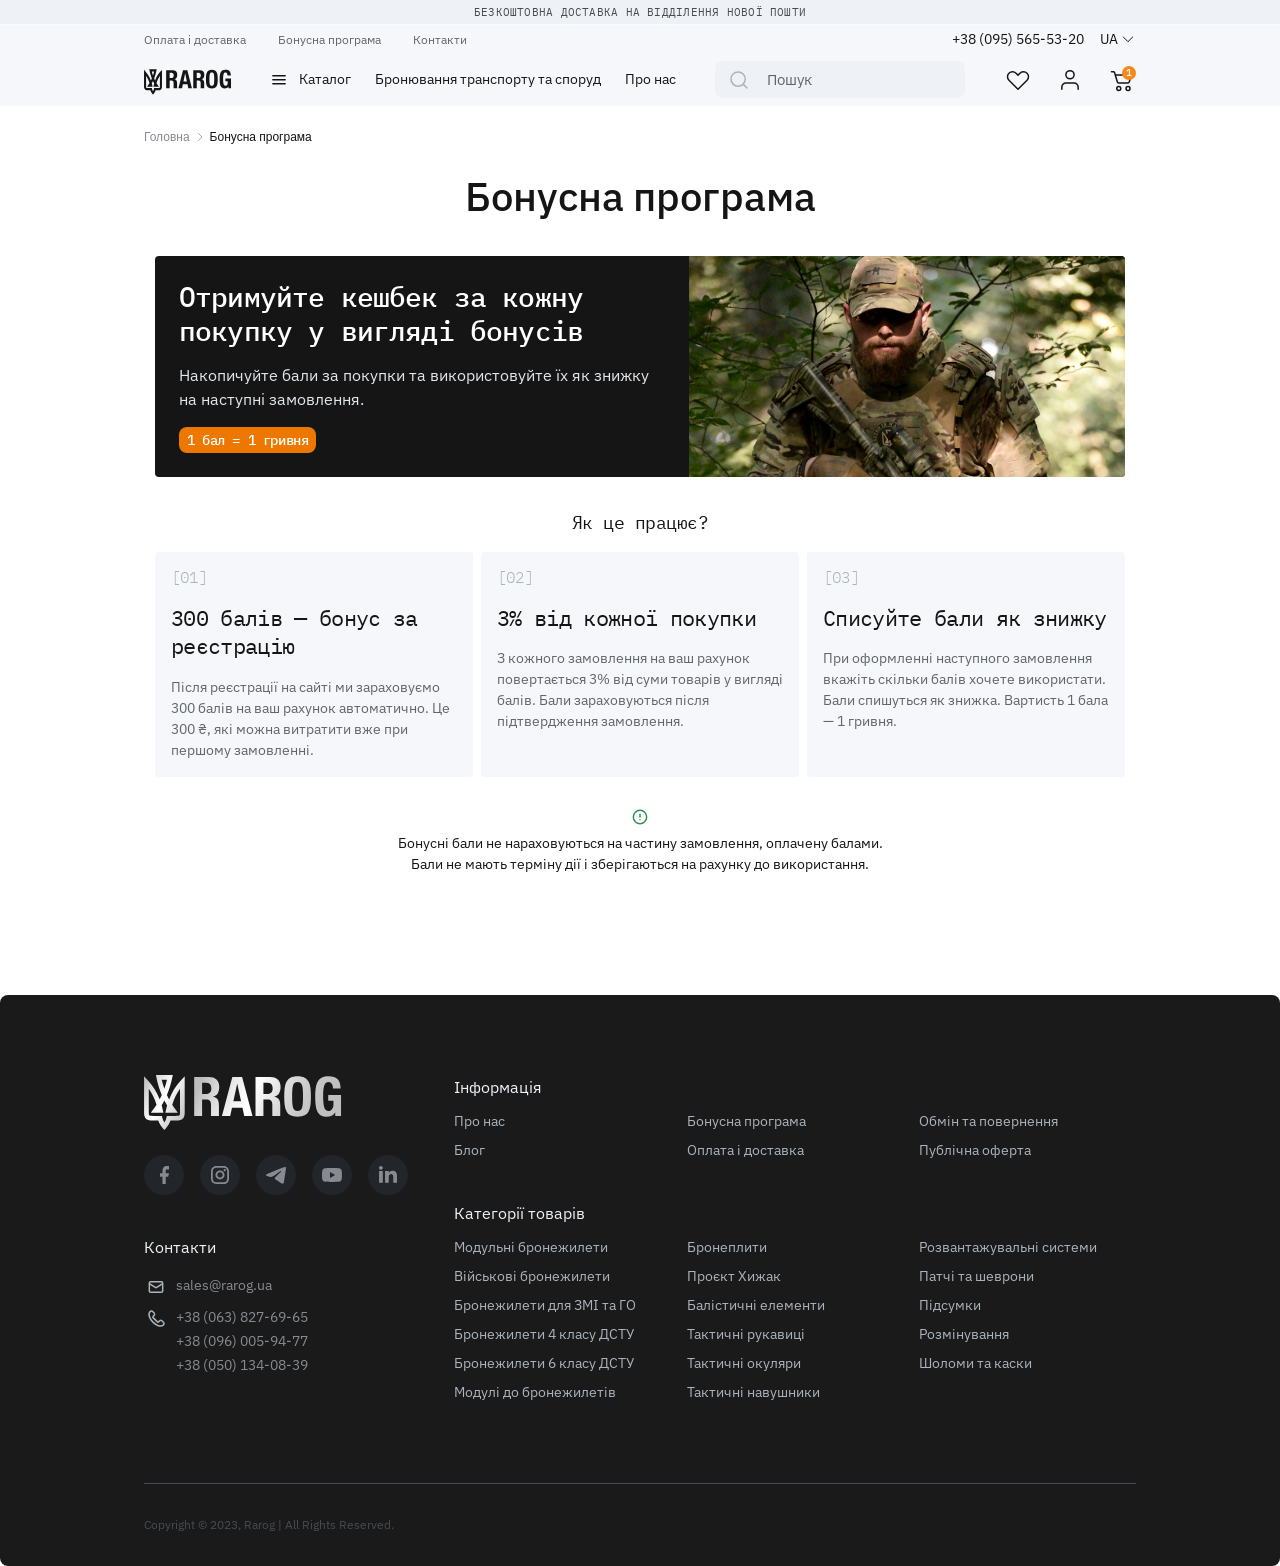
<file: bonus.html>
<!DOCTYPE html>
<html lang="uk">
<head>
    <meta charset="UTF-8">
    <meta name="viewport" content="width=device-width, initial-scale=1.0">
    <title>Бонусна програма | Rarog</title>
    <link rel="preconnect" href="https://fonts.googleapis.com">
    <link rel="preconnect" href="https://fonts.gstatic.com" crossorigin>
    <link href="https://fonts.googleapis.com/css2?family=IBM+Plex+Mono:ital,wght@0,100;0,200;0,300;0,400;0,500;0,600;0,700;1,100;1,200;1,300;1,400;1,500;1,600;1,700&family=IBM+Plex+Sans:ital,wght@0,100..700;1,100..700&display=swap" rel="stylesheet">
    <link rel="stylesheet" href="https://cdn.jsdelivr.net/npm/swiper@11/swiper-bundle.min.css"/>
    <link rel="stylesheet" href="css/style.css">
</head>
<body class="body">
    <header class="header">
        <div class="header__free">
            <div class="container">
                <div class="header__free-inner">
                    <p class="header__free-title">Безкоштовна доставка на відділення Нової Пошти</p>
                </div>
            </div>
        </div>
        <div class="header__end">
            <div class="container">
                <div class="header__inner">
                    <div class="header__top">
                        <ul class="header__top-menu">
                            <li>
                                <a href="#">Оплата і доставка</a>
                            </li>
                            <li>
                                <a href="#">Бонусна програма</a>
                            </li>
                            <li>
                                <a href="#">Контакти</a>
                            </li>
                        </ul>
                        <div class="header__top-info">
                            <a class="header__top-tel" href="tel:+380955655320">+38 (095) 565-53-20</a>
                            <div class="header__lang">
                                <span class="header__lang-selected">UA</span>
                                <div class="header__lang-content">
                                    <span class="header__lang-item">EN</span>
                                </div>
                            </div>
                        </div>
                    </div>
                    <div class="header__bottom">
                        <button class="header__burger">
                            <svg width="24" height="24" viewBox="0 0 24 24" fill="none" xmlns="http://www.w3.org/2000/svg">
                                <path d="M2.75 5.75H21.25M2.75 11.75H21.25M2.75 17.75H21.25" stroke="#151515" stroke-width="1.5" stroke-linecap="round" stroke-linejoin="round"/>
                            </svg>
                            <svg width="24" height="24" viewBox="0 0 24 24" fill="none" xmlns="http://www.w3.org/2000/svg">
                                <path d="M5.70923 18.5407L18.7907 5.45927" stroke="#151515" stroke-width="1.5" stroke-linecap="round" stroke-linejoin="round"/>
                                <path d="M5.70923 5.45926L18.7907 18.5407" stroke="#151515" stroke-width="1.5" stroke-linecap="round" stroke-linejoin="round"/>
                            </svg>
                        </button>
                        <a class="header__logo" href="index.html">
                            <img src="img/logo.svg" alt="">
                        </a>

                        <div class="header__content">
                            <button class="header__menu-open">
                                <svg xmlns="http://www.w3.org/2000/svg" width="16" height="16" viewBox="0 0 16 16" fill="none">
                                    <path d="M1.83334 3.83333H14.1667M1.83334 7.83333H14.1667M1.83334 11.8333H14.1667" stroke="#151515" stroke-width="1.5" stroke-linecap="round" stroke-linejoin="round"/>
                                </svg>
                                Каталог
                            </button>
                            <nav class="header__menu">
                                <ul>
                                    <li>
                                        <a href="#">Бронювання транспорту та споруд</a>
                                    </li>
                                    <li>
                                        <a href="#">Про нас</a>
                                    </li>
                                </ul>
                            </nav>
                        </div>

                        <form class="header__search" action="#">
                            <input class="header__search-input" type="search" name="search" id="search" placeholder="Пошук" maxlength="300" required>
                            <button class="header__search-btn" type="submit">
                                <svg xmlns="http://www.w3.org/2000/svg" width="24" height="24" viewBox="0 0 24 24" fill="none">
                                    <path d="M20 20L16.1333 16.1333M18.2222 11.1111C18.2222 15.0385 15.0385 18.2222 11.1111 18.2222C7.18375 18.2222 4 15.0385 4 11.1111C4 7.18375 7.18375 4 11.1111 4C15.0385 4 18.2222 7.18375 18.2222 11.1111Z" stroke="#ACB3BB" stroke-width="1.5" stroke-linecap="round" stroke-linejoin="round"/>
                                </svg>
                            </button>
                        </form>

                        <div class="header__user">
                            <div class="header__lang header__lang--mob">
                                <span class="header__lang-selected">UA</span>
                                <div class="header__lang-content">
                                    <span class="header__lang-item">EN</span>
                                </div>
                            </div>
                            <button class="header__search-open" type="button">
                                <svg xmlns="http://www.w3.org/2000/svg" width="24" height="24" viewBox="0 0 24 24" fill="none">
                                    <path d="M20 20L16.1333 16.1333M18.2222 11.1111C18.2222 15.0385 15.0385 18.2222 11.1111 18.2222C7.18375 18.2222 4 15.0385 4 11.1111C4 7.18375 7.18375 4 11.1111 4C15.0385 4 18.2222 7.18375 18.2222 11.1111Z" stroke="#151515" stroke-width="1.5" stroke-linecap="round" stroke-linejoin="round"/>
                                </svg>
                            </button>
                            <button class="header__user-btn">
                                <svg xmlns="http://www.w3.org/2000/svg" width="28" height="28" viewBox="0 0 28 28" fill="none">
                                    <path d="M23.0352 14.2259C24.9879 12.2811 24.9879 9.12807 23.0352 7.18332C21.0826 5.23857 17.9167 5.23857 15.964 7.18332L13.9998 9.13954L12.0355 7.18326C10.0829 5.23851 6.91694 5.23851 4.96426 7.18326C3.01159 9.12801 3.01159 12.2811 4.96426 14.2258L13.9997 23.2247L23.0352 14.2259Z" stroke="#151515" stroke-width="1.5" stroke-linecap="round" stroke-linejoin="round"/>
                                </svg>
                            </button>
                            <button class="header__user-btn">
                                <svg xmlns="http://www.w3.org/2000/svg" width="28" height="28" viewBox="0 0 28 28" fill="none">
                                    <path d="M22.1667 23.3334V21.2593C22.1667 20.1591 21.7365 19.104 20.9707 18.3261C20.205 17.5482 19.1663 17.1111 18.0834 17.1111H9.91671C8.83374 17.1111 7.79513 17.5482 7.02935 18.3261C6.26358 19.104 5.83337 20.1591 5.83337 21.2593V23.3334M18.0834 8.75C18.0834 11.0052 16.2552 12.8333 14 12.8333C11.7449 12.8333 9.91671 11.0052 9.91671 8.75C9.91671 6.49484 11.7449 4.66667 14 4.66667C16.2552 4.66667 18.0834 6.49484 18.0834 8.75Z" stroke="#151515" stroke-width="1.5" stroke-linecap="round" stroke-linejoin="round"/>
                                </svg>
                            </button>
                            <button class="header__user-btn header__user-cart">
                                <svg xmlns="http://www.w3.org/2000/svg" width="28" height="28" viewBox="0 0 28 28" fill="none">
                                    <path d="M3.5 5.70836H5.34167C5.92932 5.70836 6.44646 6.09357 6.611 6.65388L7.29745 8.99142M7.29745 8.99142L9.36122 16.0191C9.52576 16.5794 10.0429 16.9646 10.6306 16.9646H19.9829C20.5694 16.9646 21.0859 16.5808 21.2514 16.0219L23.3333 8.99142H7.29745ZM12.7556 22.4052C12.7556 23.4931 11.8676 24.375 10.7722 24.375C9.67686 24.375 8.78889 23.4931 8.78889 22.4052C8.78889 21.3173 9.67686 20.4353 10.7722 20.4353C11.8676 20.4353 12.7556 21.3173 12.7556 22.4052ZM22.0111 22.4052C22.0111 23.4931 21.1231 24.375 20.0278 24.375C18.9324 24.375 18.0444 23.4931 18.0444 22.4052C18.0444 21.3173 18.9324 20.4353 20.0278 20.4353C21.1231 20.4353 22.0111 21.3173 22.0111 22.4052Z" stroke="#151515" stroke-width="1.5" stroke-linecap="round" stroke-linejoin="round"/>
                                </svg>
                                <span>1</span>
                            </button>
                        </div>
                    </div>
                </div>
            </div>
        </div>
        <div class="mega-menu">
            <div class="container">
                <div class="mega-menu__inner">
                    <ul class="mega-menu__menu">
                        <li class="menu-item-has-children">
                            <a href="#">Бронежилети <span></span></a>
                            <ul class="sub-menu">
                                <li>
                                    <a href="#">Модульні бронежилети</a>
                                </li>
                                <li>
                                    <a href="#">Військові бронежилети</a>
                                </li>
                                <li>
                                    <a href="#">Бронежилети для ЗМІ та ГО</a>
                                </li>
                                <li>
                                    <a href="#">Бронежилети для поліції</a>
                                </li>
                                <li>
                                    <a href="#">Бронежилети для  цивільних</a>
                                </li>
                                <li>
                                    <a href="#">Бронежилети 4 класу ДСТУ</a>
                                </li>
                                <li>
                                    <a href="#">Бронежилети 6 класу ДСТУ</a>
                                </li>
                                <li>
                                    <a href="#">Модулі до бронежилетів</a>
                                </li>
                            </ul>
                        </li>
                        <li>
                            <a href="#">Плитоноски</a>
                        </li>
                        <li>
                            <a href="#">Модулі до бронежилетів</a>
                        </li>
                        <li>
                            <a href="#">Бронеплити</a>
                        </li>
                        <li>
                            <a href="#">Балістичні пакети</a>
                        </li>
                        <li class="menu-item-has-children">
                            <a href="#">Підсумки<span></span></a>
                            <ul class="sub-menu">
                                <li>
                                    <a href="#">Модульні бронежилети</a>
                                </li>
                                <li>
                                    <a href="#">Військові бронежилети</a>
                                </li>
                                <li>
                                    <a href="#">Бронежилети для ЗМІ та ГО</a>
                                </li>
                                <li>
                                    <a href="#">Бронежилети для поліції</a>
                                </li>
                                <li>
                                    <a href="#">Бронежилети для  цивільних</a>
                                </li>
                                <li>
                                    <a href="#">Бронежилети 4 класу ДСТУ</a>
                                </li>
                                <li>
                                    <a href="#">Бронежилети 6 класу ДСТУ</a>
                                </li>
                                <li>
                                    <a href="#">Модулі до бронежилетів</a>
                                </li>
                            </ul>
                        </li>
                        <li>
                            <a href="#">Шоломи та каски</a>
                        </li>
                        <li class="menu-item-has-children">
                            <a href="#">Окуляри, рукавички та навушники<span></span></a>
                            <ul class="sub-menu">
                                <li>
                                    <a href="#">Модульні бронежилети</a>
                                </li>
                                <li>
                                    <a href="#">Військові бронежилети</a>
                                </li>
                                <li>
                                    <a href="#">Бронежилети для ЗМІ та ГО</a>
                                </li>
                                <li>
                                    <a href="#">Бронежилети для поліції</a>
                                </li>
                                <li>
                                    <a href="#">Бронежилети для  цивільних</a>
                                </li>
                                <li>
                                    <a href="#">Бронежилети 4 класу ДСТУ</a>
                                </li>
                                <li>
                                    <a href="#">Бронежилети 6 класу ДСТУ</a>
                                </li>
                                <li>
                                    <a href="#">Модулі до бронежилетів</a>
                                </li>
                            </ul>
                        </li>
                        <li>
                            <a href="#">Тактичні засоби маскування</a>
                        </li>
                        <li>
                            <a href="#">Розмінування</a>
                        </li>
                        <li class="menu-item-has-children">
                            <a href="#">Додаткове спорядження<span></span></a>
                            <ul class="sub-menu">
                                <li>
                                    <a href="#">Модульні бронежилети</a>
                                </li>
                                <li>
                                    <a href="#">Військові бронежилети</a>
                                </li>
                                <li>
                                    <a href="#">Бронежилети для ЗМІ та ГО</a>
                                </li>
                                <li>
                                    <a href="#">Бронежилети для поліції</a>
                                </li>
                                <li>
                                    <a href="#">Бронежилети для  цивільних</a>
                                </li>
                                <li>
                                    <a href="#">Бронежилети 4 класу ДСТУ</a>
                                </li>
                                <li>
                                    <a href="#">Бронежилети 6 класу ДСТУ</a>
                                </li>
                                <li>
                                    <a href="#">Модулі до бронежилетів</a>
                                </li>
                            </ul>
                        </li>
                        <li>
                            <a href="#">Рюксази та сумки</a>
                        </li>
                        <li>
                            <a href="#">Спорядження для ПКМ</a>
                        </li>
                    </ul>
                    <div class="mega-menu__image">
                        <img src="img/mega-menu.png" alt="">
                    </div>
                </div>
            </div>
        </div>
        <div class="mobile-menu">
            <div class="mobile-menu__inner">
                <ul class="mobile-menu__nav">
                    <li class="mobile-menu__has-children mobile-menu__has-children--root">
                        <button class="mobile-menu__acc" type="button">
                            Категорії товарів
                            <span class="mobile-menu__chevron"></span>
                        </button>
                        <div class="mobile-menu__collapse">
                            <ul class="mobile-menu__catalog">
                                <li class="mobile-menu__has-children">
                                    <button class="mobile-menu__acc" type="button">
                                        Бронежилети
                                        <span class="mobile-menu__chevron"></span>
                                    </button>
                                    <div class="mobile-menu__collapse">
                                        <ul class="mobile-menu__sub">
                                            <li><a href="#">Всі бронежилети</a></li>
                                            <li><a href="#">Військові бронежилети</a></li>
                                            <li><a href="#">Модульні бронежилети</a></li>
                                            <li><a href="#">Жіночі бронежилети</a></li>
                                            <li><a href="#">Бронежилети для цивільних</a></li>
                                            <li><a href="#">Бронежилети для поліції</a></li>
                                            <li><a href="#">Бронежилети для ЗМІ та ГО</a></li>
                                            <li><a href="#">Бронежилети 4 класу ДСТУ</a></li>
                                            <li><a href="#">Бронежилети 6 класу ДСТУ</a></li>
                                        </ul>
                                    </div>
                                </li>
                                <li><a href="#">Плитоноски</a></li>
                                <li><a href="#">Модулі до бронежилетів</a></li>
                                <li><a href="#">Бронеплити</a></li>
                                <li><a href="#">Балістичні пакети</a></li>
                                <li class="mobile-menu__has-children">
                                    <button class="mobile-menu__acc" type="button">
                                        Підсумки
                                        <span class="mobile-menu__chevron"></span>
                                    </button>
                                    <div class="mobile-menu__collapse">
                                        <ul class="mobile-menu__sub">
                                            <li><a href="#">Підсумки для магазинів</a></li>
                                            <li><a href="#">Підсумки для гранат</a></li>
                                            <li><a href="#">Підсумки під аптечку</a></li>
                                            <li><a href="#">Підсумки скидні</a></li>
                                            <li><a href="#">Універсальні підсумки</a></li>
                                        </ul>
                                    </div>
                                </li>
                                <li><a href="#">Шоломи та каски</a></li>
                                <li class="mobile-menu__has-children">
                                    <button class="mobile-menu__acc" type="button">
                                        Окуляри, рукавички та навушники
                                        <span class="mobile-menu__chevron"></span>
                                    </button>
                                    <div class="mobile-menu__collapse">
                                        <ul class="mobile-menu__sub">
                                            <li><a href="#">Тактичні окуляри</a></li>
                                            <li><a href="#">Тактичні рукавички</a></li>
                                            <li><a href="#">Активні навушники</a></li>
                                        </ul>
                                    </div>
                                </li>
                                <li><a href="#">Тактичні засоби маскування</a></li>
                                <li><a href="#">Розмінування</a></li>
                                <li class="mobile-menu__has-children">
                                    <button class="mobile-menu__acc" type="button">
                                        Додаткове спорядження
                                        <span class="mobile-menu__chevron"></span>
                                    </button>
                                    <div class="mobile-menu__collapse">
                                        <ul class="mobile-menu__sub">
                                            <li><a href="#">Ремені та пояси</a></li>
                                            <li><a href="#">Наколінники та налокітники</a></li>
                                            <li><a href="#">Тактичні аксесуари</a></li>
                                        </ul>
                                    </div>
                                </li>
                                <li><a href="#">Рюкзаки та сумки</a></li>
                                <li><a href="#">Спорядження для ПКМ</a></li>
                            </ul>
                        </div>
                    </li>
                    <li><a href="#">Оплата і доставка</a></li>
                    <li><a href="#">Про нас</a></li>
                    <li><a href="#">Контакти</a></li>
                    <li><a href="#">Бонусна програма</a></li>
                    <li><a href="#">Вхід / Реєстрація</a></li>
                </ul>
                <div class="mobile-menu__contacts">
                    <div class="mobile-menu__tels">
                        <a href="tel:+380638276965">+38 (063) 827-69-65</a>
                        <a href="tel:+380960059477">+38 (096) 005-94-77</a>
                        <a href="tel:+380501340839">+38 (050) 134-08-39</a>
                    </div>
                    <div class="mobile-menu__mess">
                        <span class="mobile-menu__mess-title">Написати в месенджер:</span>
                        <div class="mobile-menu__mess-list">
                            <a class="mobile-menu__mess-link mobile-menu__mess-link--wa" href="#" target="_blank" aria-label="WhatsApp">
                                <svg xmlns="http://www.w3.org/2000/svg" width="29" height="29" viewBox="0 0 29 29" fill="none"><path d="M14.4489 2.3999C7.89694 2.3999 2.55694 7.7399 2.55694 14.2919C2.55694 16.3919 3.10894 18.4319 4.14094 20.2319L2.46094 26.3999L8.76094 24.7439C10.5009 25.6919 12.4569 26.1959 14.4489 26.1959C21.0009 26.1959 26.3409 20.8559 26.3409 14.3039C26.3409 11.1239 25.1049 8.1359 22.8609 5.8919C20.6169 3.6359 17.6289 2.3999 14.4489 2.3999ZM14.4609 4.4039C17.1009 4.4039 19.5729 5.4359 21.4449 7.3079C23.3049 9.1799 24.3369 11.6639 24.3369 14.3039C24.3369 19.7519 19.8969 24.1799 14.4489 24.1799C12.6729 24.1799 10.9329 23.7119 9.42094 22.7999L9.06094 22.5959L5.31694 23.5799L6.31294 19.9319L6.07294 19.5479C5.08894 17.9999 4.56094 16.1639 4.56094 14.2919C4.57294 8.8439 9.00094 4.4039 14.4609 4.4039ZM10.2369 8.7959C10.0449 8.7959 9.72094 8.8679 9.44494 9.1679C9.18094 9.4679 8.40094 10.1999 8.40094 11.6519C8.40094 13.1159 9.46894 14.5199 9.60094 14.7239C9.76894 14.9279 11.7129 17.9279 14.7009 19.1999C15.4089 19.5239 15.9609 19.7039 16.3929 19.8359C17.1009 20.0639 17.7489 20.0279 18.2649 19.9559C18.8409 19.8719 20.0169 19.2359 20.2689 18.5399C20.5209 17.8439 20.5209 17.2559 20.4489 17.1239C20.3649 17.0039 20.1729 16.9319 19.8729 16.7999C19.5729 16.6319 18.1089 15.9119 17.8449 15.8159C17.5689 15.7199 17.4009 15.6719 17.1729 15.9599C16.9809 16.2599 16.4049 16.9319 16.2369 17.1239C16.0569 17.3279 15.8889 17.3519 15.6009 17.2079C15.2889 17.0519 14.3289 16.7399 13.2009 15.7319C12.3129 14.9399 11.7249 13.9679 11.5449 13.6679C11.4009 13.3799 11.5329 13.1999 11.6769 13.0679C11.8089 12.9359 12.0009 12.7199 12.1209 12.5399C12.2769 12.3719 12.3249 12.2399 12.4209 12.0479C12.5169 11.8439 12.4689 11.6759 12.3969 11.5319C12.3249 11.3999 11.7249 9.9119 11.4729 9.3239C11.2329 8.7479 10.9929 8.8199 10.8009 8.8079C10.6329 8.8079 10.4409 8.7959 10.2369 8.7959Z" fill="#25D366"/></svg>
                            </a>
                            <a class="mobile-menu__mess-link mobile-menu__mess-link--tg" href="#" target="_blank" aria-label="Telegram">
                                <svg xmlns="http://www.w3.org/2000/svg" width="29" height="29" viewBox="0 0 29 29" fill="none"><path d="M26.3964 6.4729C26.446 5.07873 25.9692 4.63948 24.8441 4.84956C24.4551 4.92213 24.0775 5.05963 23.7037 5.19714C17.9407 7.26738 12.3379 9.73485 6.69701 12.1107C5.56806 12.5843 4.43911 13.0541 3.32161 13.5583C2.84867 13.7722 2.36047 14.0625 2.40243 14.6851C2.44057 15.2771 2.94783 15.4567 3.42077 15.6094C4.35139 15.915 5.30871 16.1442 6.21644 16.4994C7.87936 17.1526 9.36682 16.9081 10.8047 15.873C12.4447 14.6965 14.1343 13.585 15.8049 12.4506C17.0444 11.6065 18.2878 10.7662 19.535 9.93729C19.8058 9.75777 20.1414 9.46748 20.4237 9.83416C20.6945 10.1856 20.3398 10.4491 20.1224 10.6936C19.9812 10.854 19.821 10.9991 19.6685 11.1481C17.6394 13.1458 15.6027 15.1358 13.5889 17.1487C12.5096 18.2297 12.6049 18.9363 13.8941 19.7957C16.1367 21.2854 18.387 22.7674 20.6411 24.2418C22.3002 25.3266 23.5588 24.8109 23.8944 22.8591C24.3483 20.2044 24.7564 17.5383 25.1607 14.8723C25.5993 11.9999 26.0112 9.11608 26.3964 6.4729Z" fill="#0088CC"/></svg>
                            </a>
                            <a class="mobile-menu__mess-link mobile-menu__mess-link--vb" href="#" target="_blank" aria-label="Viber">
                                <svg xmlns="http://www.w3.org/2000/svg" width="29" height="29" viewBox="0 0 29 29" fill="none"><path d="M11.5993 4.29193L11.8237 5.20109C10.9391 5.41972 10.0924 5.77026 9.31217 6.24093L8.83202 5.4369C9.69087 4.91679 10.624 4.5307 11.5993 4.29193ZM16.4007 4.29193L16.1763 5.20109C17.0609 5.41972 17.9076 5.77026 18.6878 6.24093L19.1737 5.4369C18.3126 4.91725 17.3776 4.5312 16.4007 4.29193ZM5.43689 8.82918C4.91727 9.68929 4.53121 10.6233 4.29192 11.5993L5.20108 11.8237C5.41971 10.9391 5.77025 10.0924 6.24092 9.31217L5.43689 8.82918ZM4.93685 14C4.93679 13.5454 4.97098 13.0914 5.03914 12.642L4.11293 12.4999C3.96236 13.4933 3.96236 14.5038 4.11293 15.4973L5.03914 15.358C4.97108 14.9086 4.93689 14.4546 4.93685 14ZM19.168 22.5603L18.6878 21.7591C17.9088 22.2302 17.063 22.5808 16.1791 22.7989L16.4036 23.7081C17.3776 23.467 18.3096 23.08 19.168 22.5603ZM23.0631 14C23.0631 14.4546 23.0289 14.9086 22.9609 15.358L23.8871 15.4973C24.0376 14.5038 24.0376 13.4933 23.8871 12.4999L22.9609 12.642C23.029 13.0914 23.0632 13.5454 23.0631 14ZM23.7081 16.3979L22.7989 16.1734C22.5808 17.0591 22.2302 17.9068 21.7591 18.6878L22.5631 19.1708C23.0832 18.3099 23.4693 17.3749 23.7081 16.3979ZM15.3581 22.9609C14.4578 23.0972 13.5422 23.0972 12.6419 22.9609L12.5027 23.8871C13.4952 24.0376 14.5048 24.0376 15.4973 23.8871L15.3581 22.9609ZM21.296 19.3754C20.756 20.1077 20.1085 20.7542 19.3754 21.2931L19.9322 22.0489C20.7397 21.4544 21.454 20.743 22.0517 19.9379L21.296 19.3754ZM19.3754 6.70403C20.1085 7.24399 20.756 7.89147 21.296 8.62462L22.0517 8.06208C21.4562 7.25629 20.7437 6.54386 19.9379 5.9483L19.3754 6.70403ZM6.70403 8.62462C7.24398 7.89147 7.89147 7.24399 8.62462 6.70403L8.06208 5.9483C7.25629 6.54386 6.54385 7.25629 5.94829 8.06208L6.70403 8.62462ZM22.5631 8.82918L21.7591 9.31217C22.2302 10.0912 22.5808 10.937 22.7989 11.8209L23.7081 11.5964C23.4688 10.6213 23.0827 9.68829 22.5631 8.82918ZM12.6419 5.03915C13.5422 4.90276 14.4578 4.90276 15.3581 5.03915L15.4973 4.11294C14.5048 3.96235 13.4952 3.96235 12.5027 4.11294L12.6419 5.03915ZM7.18417 22.2989L5.24938 22.7478L5.70111 20.813L4.78912 20.5999L4.33738 22.5347C4.30912 22.6546 4.30478 22.779 4.32462 22.9006C4.34445 23.0223 4.38808 23.1388 4.45299 23.2436C4.5179 23.3483 4.60283 23.4392 4.70292 23.5111C4.80301 23.5831 4.9163 23.6345 5.03629 23.6626C5.17663 23.6939 5.32212 23.6939 5.46246 23.6626L7.39726 23.2166L7.18417 22.2989ZM4.98231 19.7646L5.89715 19.9748L6.20967 18.6338C5.75329 17.8683 5.41336 17.0391 5.20108 16.1734L4.29192 16.3979C4.49642 17.2265 4.80576 18.0256 5.21244 18.7759L4.98231 19.7646ZM9.35762 21.7932L8.01662 22.1057L8.2297 23.0205L9.21557 22.7904C9.96532 23.1983 10.7646 23.5077 11.5936 23.7109L11.818 22.8018C10.9551 22.5867 10.1288 22.2449 9.36615 21.7875L9.35762 21.7932ZM14 5.87443C9.51104 5.87727 5.87726 9.51673 5.87726 14.0028C5.87974 15.5308 6.31194 17.0273 7.12451 18.3213L6.3432 21.6568L9.67583 20.8755C13.4744 23.2649 18.4918 22.1256 20.8812 18.3298C23.2705 14.5341 22.1341 9.51673 18.3384 7.12452C17.0389 6.30736 15.535 5.87402 14 5.87443Z" fill="#3A76F0"/></svg>
                            </a>
                        </div>
                    </div>
                </div>
            </div>
        </div>
    </header>
    <main class="main">
        <section class="bonus">
            <div class="container">
                <ul class="breadcrumps">
                    <li>
                        <a href="index.html">Головна</a>
                    </li>
                    <li>
                        <a href="bonus.html">Бонусна програма</a>
                    </li>
                </ul>

                <div class="bonus__inner">
                    <h1 class="bonus__title">Бонусна програма</h1>

                    <div class="bonus__hero">
                        <div class="bonus__hero-content">
                            <h2 class="bonus__hero-title">Отримуйте кешбек за кожну покупку у вигляді бонусів</h2>
                            <p class="bonus__hero-descr">Накопичуйте бали за покупки та використовуйте їх як знижку на наступні замовлення.</p>
                            <span class="bonus__hero-badge">1 бал = 1 гривня</span>
                        </div>
                        <div class="bonus__hero-media">
                            <img class="bonus__hero-img" src="img/bonus/hero.png" alt="Військовий у спорядженні Rarog" width="1001" height="1500">
                        </div>
                    </div>

                    <div class="bonus__how">
                        <h2 class="bonus__how-title">Як це працює?</h2>
                        <ul class="bonus__list">
                            <li class="bonus__item">
                                <span class="bonus__item-num">[01]</span>
                                <h3 class="bonus__item-title">300 балів — бонус за реєстрацію</h3>
                                <p class="bonus__item-descr">Після реєстрації на сайті ми зараховуємо 300 балів на ваш рахунок автоматично. Це 300 ₴, які можна витратити вже при першому замовленні.</p>
                            </li>
                            <li class="bonus__item">
                                <span class="bonus__item-num">[02]</span>
                                <h3 class="bonus__item-title">3% від кожної покупки</h3>
                                <p class="bonus__item-descr">З кожного замовлення на ваш рахунок повертається 3% від суми товарів у вигляді балів. Бали зараховуються після підтвердження замовлення.</p>
                            </li>
                            <li class="bonus__item">
                                <span class="bonus__item-num">[03]</span>
                                <h3 class="bonus__item-title">Списуйте бали як знижку</h3>
                                <p class="bonus__item-descr">При оформленні наступного замовлення вкажіть скільки балів хочете використати. Бали спишуться як знижка. Вартисть 1 бала — 1 гривня.</p>
                            </li>
                        </ul>
                    </div>

                    <div class="bonus__note">
                        <img class="bonus__note-icon" src="img/bonus/alert-circle.svg" alt="" width="16" height="16">
                        <p class="bonus__note-text">Бонусні бали не нараховуються на частину замовлення, оплачену балами. <br>Бали не мають терміну дії і зберігаються на рахунку до використання.</p>
                    </div>
                </div>
            </div>
        </section>
    </main>

    <footer class="footer">
        <div class="container">
            <div class="footer__inner">
                <div class="footer__start">
                    <div class="footer__left">
                        <div class="footer__top">
                            <a class="footer__logo" href="index.html">
                                <img src="img/footer-logo.svg" alt="">
                            </a>
                            <div class="footer__socials">
                                <a class="footer__socials-link" href="#" target="_blank">
                                    <svg xmlns="http://www.w3.org/2000/svg" width="24" height="24" viewBox="0 0 24 24" fill="none">
                                        <path d="M17 2.94238H14.5455C13.4605 2.94238 12.4199 3.41649 11.6527 4.2604C10.8856 5.10432 10.4545 6.24891 10.4545 7.44238V10.1424H8V13.7424H10.4545V20.9424H13.7273V13.7424H16.1818L17 10.1424H13.7273V7.44238C13.7273 7.20369 13.8135 6.97477 13.9669 6.80599C14.1204 6.6372 14.3285 6.54238 14.5455 6.54238H17V2.94238Z" fill="#878B91"/>
                                    </svg>
                                </a>
                                <a class="footer__socials-link" href="#" target="_blank">
                                    <svg xmlns="http://www.w3.org/2000/svg" width="24" height="24" viewBox="0 0 24 24" fill="none">
                                        <path d="M8.22 2.94238H15.78C18.66 2.94238 21 5.28238 21 8.16238V15.7224C21 17.1068 20.45 18.4345 19.4711 19.4135C18.4922 20.3924 17.1644 20.9424 15.78 20.9424H8.22C5.34 20.9424 3 18.6024 3 15.7224V8.16238C3 6.77795 3.54996 5.45023 4.5289 4.47129C5.50784 3.49235 6.83557 2.94238 8.22 2.94238ZM8.04 4.74238C7.1807 4.74238 6.35659 5.08374 5.74897 5.69136C5.14136 6.29897 4.8 7.12308 4.8 7.98238V15.9024C4.8 17.6934 6.249 19.1424 8.04 19.1424H15.96C16.8193 19.1424 17.6434 18.801 18.251 18.1934C18.8586 17.5858 19.2 16.7617 19.2 15.9024V7.98238C19.2 6.19138 17.751 4.74238 15.96 4.74238H8.04ZM16.725 6.09238C17.0234 6.09238 17.3095 6.21091 17.5205 6.42189C17.7315 6.63287 17.85 6.91901 17.85 7.21738C17.85 7.51575 17.7315 7.8019 17.5205 8.01288C17.3095 8.22386 17.0234 8.34238 16.725 8.34238C16.4266 8.34238 16.1405 8.22386 15.9295 8.01288C15.7185 7.8019 15.6 7.51575 15.6 7.21738C15.6 6.91901 15.7185 6.63287 15.9295 6.42189C16.1405 6.21091 16.4266 6.09238 16.725 6.09238ZM12 7.44238C13.1935 7.44238 14.3381 7.91649 15.182 8.7604C16.0259 9.60432 16.5 10.7489 16.5 11.9424C16.5 13.1359 16.0259 14.2804 15.182 15.1244C14.3381 15.9683 13.1935 16.4424 12 16.4424C10.8065 16.4424 9.66193 15.9683 8.81802 15.1244C7.97411 14.2804 7.5 13.1359 7.5 11.9424C7.5 10.7489 7.97411 9.60432 8.81802 8.7604C9.66193 7.91649 10.8065 7.44238 12 7.44238ZM12 9.24238C11.2839 9.24238 10.5972 9.52685 10.0908 10.0332C9.58446 10.5395 9.3 11.2263 9.3 11.9424C9.3 12.6585 9.58446 13.3452 10.0908 13.8516C10.5972 14.3579 11.2839 14.6424 12 14.6424C12.7161 14.6424 13.4028 14.3579 13.9092 13.8516C14.4155 13.3452 14.7 12.6585 14.7 11.9424C14.7 11.2263 14.4155 10.5395 13.9092 10.0332C13.4028 9.52685 12.7161 9.24238 12 9.24238Z" fill="#878B91"/>
                                    </svg>
                                </a>
                                <a class="footer__socials-link" href="#" target="_blank">
                                    <svg xmlns="http://www.w3.org/2000/svg" width="24" height="24" viewBox="0 0 24 24" fill="none">
                                        <path d="M21.9971 5.39424C22.0384 4.23244 21.6411 3.86639 20.7035 4.04146C20.3793 4.10194 20.0647 4.21652 19.7532 4.33111C14.9507 6.05631 10.2817 8.11254 5.58092 10.0924C4.64013 10.4871 3.69934 10.8786 2.76809 11.2987C2.37397 11.477 1.96714 11.7189 2.0021 12.2377C2.03389 12.7311 2.45661 12.8807 2.85072 13.008C3.62624 13.2627 4.42401 13.4537 5.18045 13.7497C6.56621 14.294 7.80577 14.0903 9.004 13.2277C10.3707 12.2473 11.7787 11.321 13.1708 10.3757C14.2038 9.67222 15.2399 8.97196 16.2792 8.28124C16.5049 8.13164 16.7846 7.88973 17.0198 8.1953C17.2455 8.48814 16.9499 8.70777 16.7687 8.91148C16.6511 9.04517 16.5176 9.16612 16.3905 9.29026C14.6996 10.955 13.0024 12.6133 11.3242 14.2908C10.4247 15.1916 10.5042 15.7804 11.5785 16.4966C13.4473 17.738 15.3226 18.973 17.201 20.2017C18.5835 21.1056 19.6324 20.6759 19.9121 19.0494C20.2903 16.8372 20.6304 14.6155 20.9673 12.3937C21.3328 10.0001 21.6761 7.59689 21.9971 5.39424Z" fill="#878B91"/>
                                    </svg>
                                </a>
                                <a class="footer__socials-link" href="#" target="_blank">
                                    <svg xmlns="http://www.w3.org/2000/svg" width="24" height="24" viewBox="0 0 24 24" fill="none">
                                        <path fill-rule="evenodd" clip-rule="evenodd" d="M19.8136 5.41769C20.6746 5.64818 21.3513 6.32483 21.5818 7.18588C21.9983 8.74498 22 11.9998 22 11.9998C22 11.9998 22 15.2547 21.5818 16.8138C21.3513 17.6749 20.6746 18.3515 19.8136 18.582C18.2545 19.0002 12 19.0002 12 19.0002C12 19.0002 5.74547 19.0002 4.18636 18.582C3.32532 18.3515 2.64867 17.6749 2.41818 16.8138C2 15.2547 2 11.9998 2 11.9998C2 11.9998 2 8.74498 2.41818 7.18588C2.64867 6.32483 3.32532 5.64818 4.18636 5.41769C5.74547 4.99951 12 4.99951 12 4.99951C12 4.99951 18.2545 4.99951 19.8136 5.41769ZM15.194 12.0001L9.99805 14.9998V9.00043L15.194 12.0001Z" fill="#878B91"/>
                                    </svg>
                                </a>
                                <a class="footer__socials-link" href="#" target="_blank">
                                    <svg xmlns="http://www.w3.org/2000/svg" width="24" height="24" viewBox="0 0 24 24" fill="none">
                                        <path d="M6.78275 4.81583C6.7825 5.31258 6.58347 5.78888 6.22943 6.13996C5.8754 6.49104 5.39537 6.68813 4.89495 6.68789C4.39452 6.68764 3.91469 6.49007 3.56101 6.13864C3.20734 5.78721 3.00878 5.3107 3.00903 4.81395C3.00928 4.3172 3.20832 3.8409 3.56235 3.48982C3.91638 3.13874 4.39641 2.94165 4.89683 2.94189C5.39726 2.94214 5.87709 3.13971 6.23077 3.49114C6.58445 3.84257 6.783 4.31908 6.78275 4.81583V4.81583ZM6.83936 8.07484H3.06564V19.7998H6.83936V8.07484ZM12.8018 8.07484H9.04698V19.7998H12.7641V13.647C12.7641 10.2194 17.2642 9.90101 17.2642 13.647V19.7998H20.9908V12.3734C20.9908 6.59517 14.3302 6.81057 12.7641 9.64815L12.8018 8.07484V8.07484Z" fill="#878B91"/>
                                    </svg>
                                </a>
                            </div>
                        </div>
                        <div class="footer__info">
                            <h2 class="footer__name">Контакти</h2>
                            <div class="footer__info-box">
                                <div class="footer__info-block">
                                    <div class="footer__info-icon">
                                        <svg xmlns="http://www.w3.org/2000/svg" width="24" height="24" viewBox="0 0 24 24" fill="none">
                                            <path d="M18.6673 8.66699L12.6873 12.467C12.4815 12.5959 12.2435 12.6643 12.0007 12.6643C11.7578 12.6643 11.5198 12.5959 11.314 12.467L5.33398 8.66699M6.66732 6.66699H17.334C18.0704 6.66699 18.6673 7.26395 18.6673 8.00033V16.0003C18.6673 16.7367 18.0704 17.3337 17.334 17.3337H6.66732C5.93094 17.3337 5.33398 16.7367 5.33398 16.0003V8.00033C5.33398 7.26395 5.93094 6.66699 6.66732 6.66699Z" stroke="#ACB3BB" stroke-width="1.5" stroke-linecap="round" stroke-linejoin="round"/>
                                        </svg>
                                    </div>
                                    <div class="footer__info-links">
                                        <a class="footer__info-link" href="mailto:sales@rarog.ua">sales@rarog.ua</a>
                                    </div>
                                </div>
                                <div class="footer__info-block">
                                    <div class="footer__info-icon">
                                        <svg xmlns="http://www.w3.org/2000/svg" width="24" height="24" viewBox="0 0 24 24" fill="none">
                                            <path d="M7.40613 4.00021C7.72144 4.00148 8.03993 4.08668 8.30883 4.25452C8.53133 4.33908 9.88474 5.7823 10.0913 5.96477C10.1873 6.06141 10.2744 6.17204 10.3437 6.28966C10.6736 6.82053 10.6806 7.52943 10.366 8.06921C10.2198 8.37311 9.33549 9.16466 9.10537 9.41833C8.77035 9.75339 8.77035 10.2983 9.10537 10.6339L13.3678 14.8969C13.5299 15.059 13.746 15.1486 13.9755 15.1486C14.205 15.1486 14.4211 15.0596 14.5832 14.8969C14.7765 14.7214 15.6169 13.8205 15.8254 13.701C16.4242 13.289 17.2875 13.3074 17.8609 13.7594C17.8984 13.7505 19.4146 15.2955 19.494 15.3673C19.59 15.464 19.6771 15.5746 19.7464 15.6922C19.9911 16.087 20.0611 16.5829 19.946 17.0318C19.8761 17.3281 19.7025 17.6237 19.494 17.8335C14.1389 22.9547 1.05864 9.87292 6.15761 4.51583C6.47546 4.19412 6.94652 3.99258 7.40613 4.00021Z" stroke="#ACB3BB" stroke-width="1.5" stroke-linecap="round" stroke-linejoin="round"/>
                                        </svg>
                                    </div>
                                    <div class="footer__info-links">
                                        <a class="footer__info-link" href="tel:+380638276965">+38 (063) 827-69-65</a>
                                        <a class="footer__info-link" href="tel:+380960059477">+38 (096) 005-94-77</a>
                                        <a class="footer__info-link" href="tel:+380501340839">+38 (050) 134-08-39</a>
                                    </div>
                                </div>
                            </div>
                        </div>
                    </div>
                    <div class="footer__right">
                        <div class="footer__block">
                            <h3 class="footer__name">Інформація</h3>
                            <ul class="footer__menu">
                                <li>
                                    <a href="#">Про нас</a>
                                </li>
                                <li>
                                    <a href="#">Бонусна програма</a>
                                </li>
                                <li>
                                    <a href="#">Обмін та повернення</a>
                                </li>
                                <li>
                                    <a href="#">Блог</a>
                                </li>
                                <li>
                                    <a href="#">Оплата і доставка </a>
                                </li>
                                <li>
                                    <a href="#">Публічна оферта</a>
                                </li>
                            </ul>
                        </div>
                        <div class="footer__block">
                            <h3 class="footer__name">Категорії товарів</h3>
                            <ul class="footer__menu">
                                <li>
                                    <a href="#">Модульні бронежилети</a>
                                </li>
                                <li>
                                    <a href="#">Бронеплити</a>
                                </li>
                                <li>
                                    <a href="#">Розвантажувальні системи</a>
                                </li>
                                <li>
                                    <a href="#">Військові бронежилети</a>
                                </li>
                                <li>
                                    <a href="#">Проєкт Хижак</a>
                                </li>
                                <li>
                                    <a href="#">Патчі та шеврони</a>
                                </li>
                                <li>
                                    <a href="#">Бронежилети для ЗМІ та ГО</a>
                                </li>
                                <li>
                                    <a href="#">Балістичні елементи</a>
                                </li>
                                <li>
                                    <a href="#">Підсумки</a>
                                </li>
                                <li>
                                    <a href="#">Бронежилети 4 класу ДСТУ</a>
                                </li>
                                <li>
                                    <a href="#">Тактичні рукавиці</a>
                                </li>
                                <li>
                                    <a href="#">Розмінування</a>
                                </li>
                                <li>
                                    <a href="#">Бронежилети 6 класу ДСТУ</a>
                                </li>
                                <li>
                                    <a href="#">Тактичні окуляри</a>
                                </li>
                                <li>
                                    <a href="#">Шоломи та каски</a>
                                </li>
                                <li>
                                    <a href="#">Модулі до бронежилетів</a>
                                </li>
                                <li>
                                    <a href="#">Тактичні навушники</a>
                                </li>
                            </ul>
                        </div>
                    </div>
                </div>
                <div class="footer__bottom">
                    <p class="footer__copy">Copyright © 2023, Rarog  |  All Rights Reserved.</p>
                </div>
            </div>
        </div>
    </footer>

    <script src="https://code.jquery.com/jquery-3.7.1.min.js"></script>
    <script src="https://cdn.jsdelivr.net/npm/swiper@11/swiper-bundle.min.js"></script>
    <script src="js/script.js"></script>
</body>
</html>
</file>
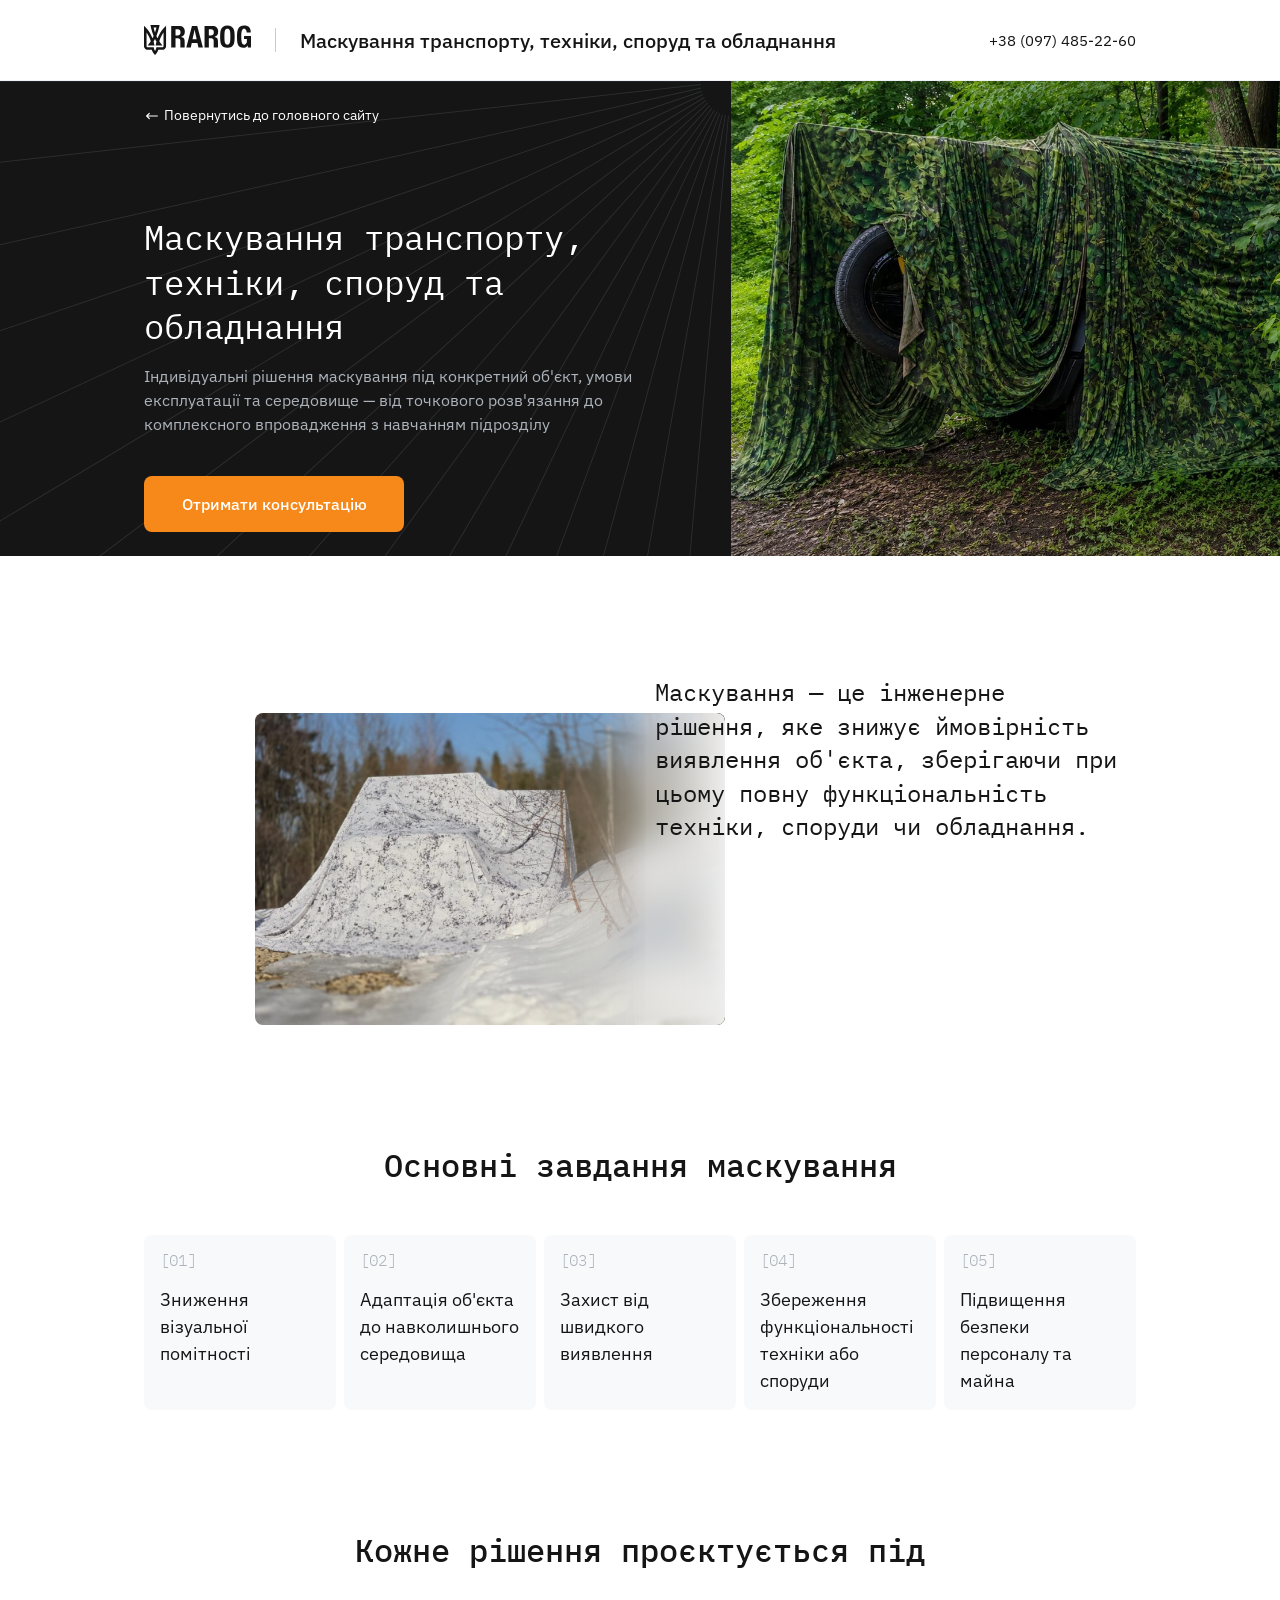
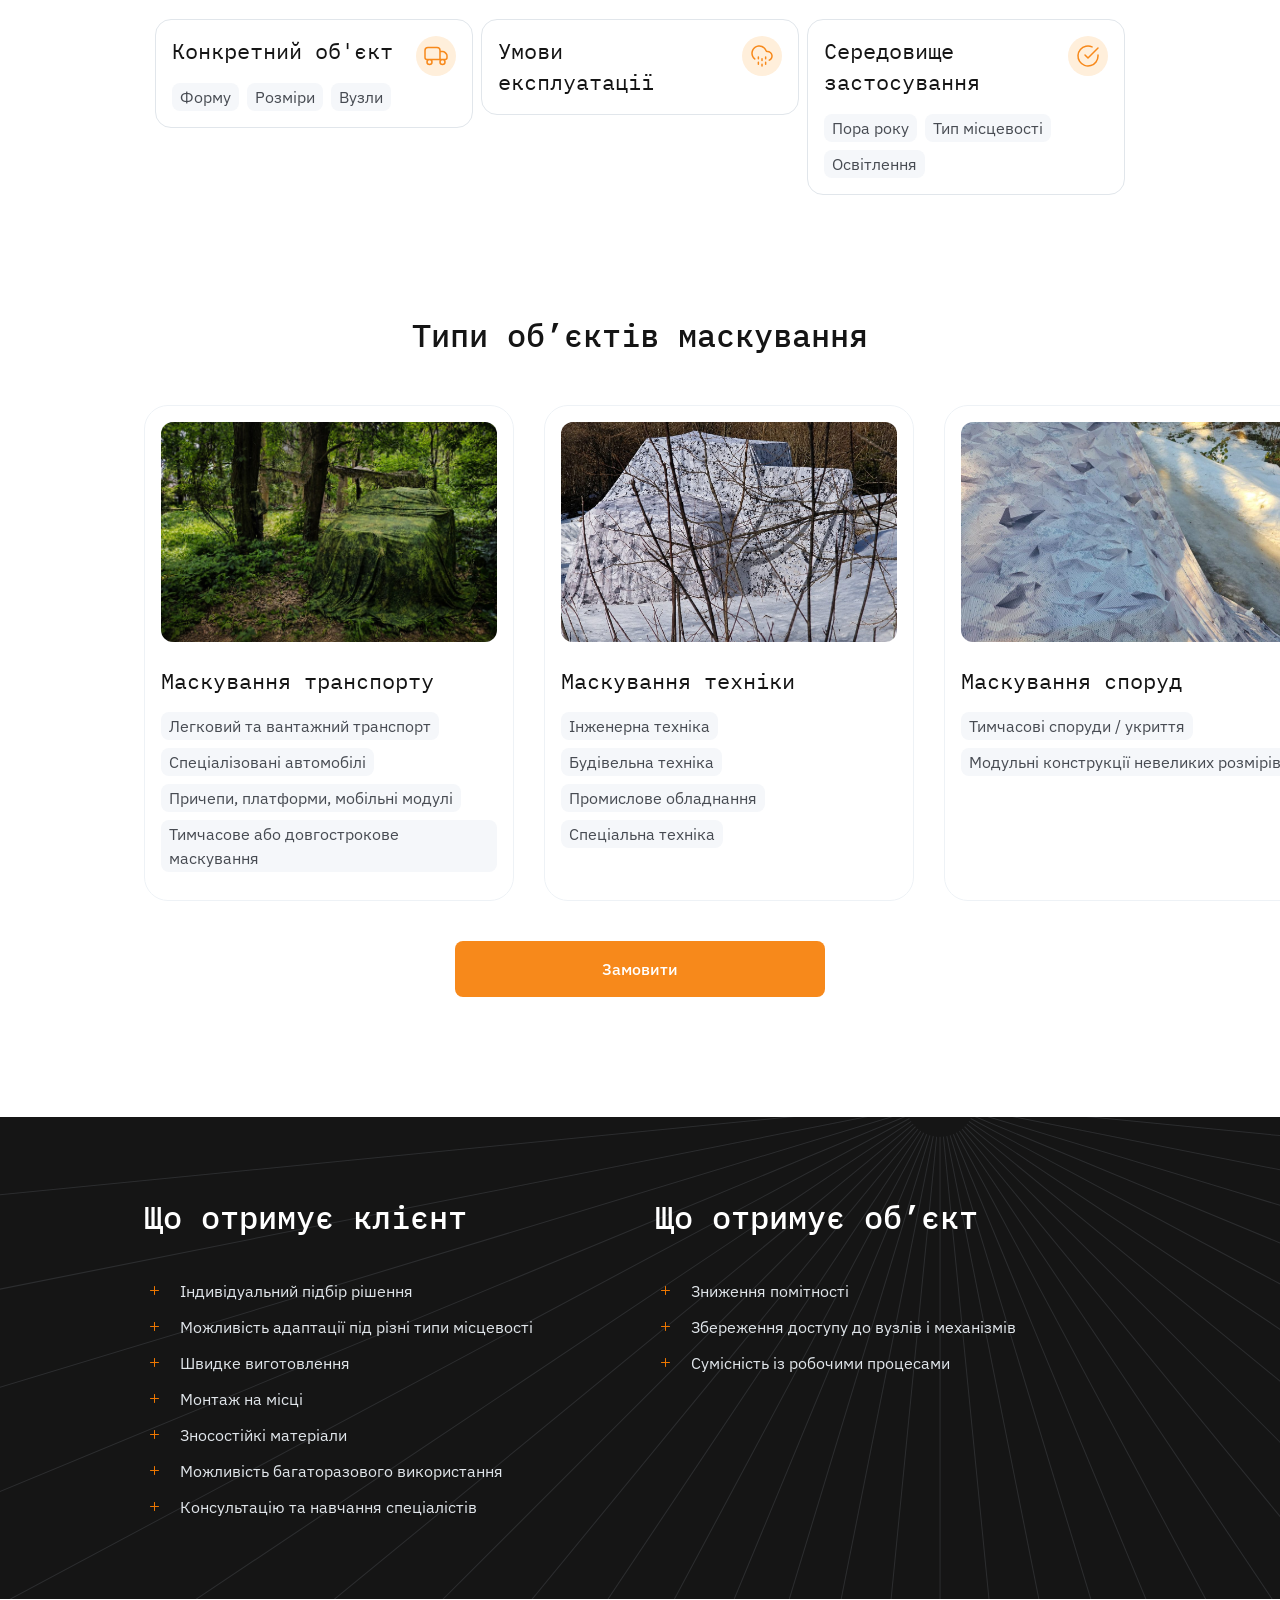
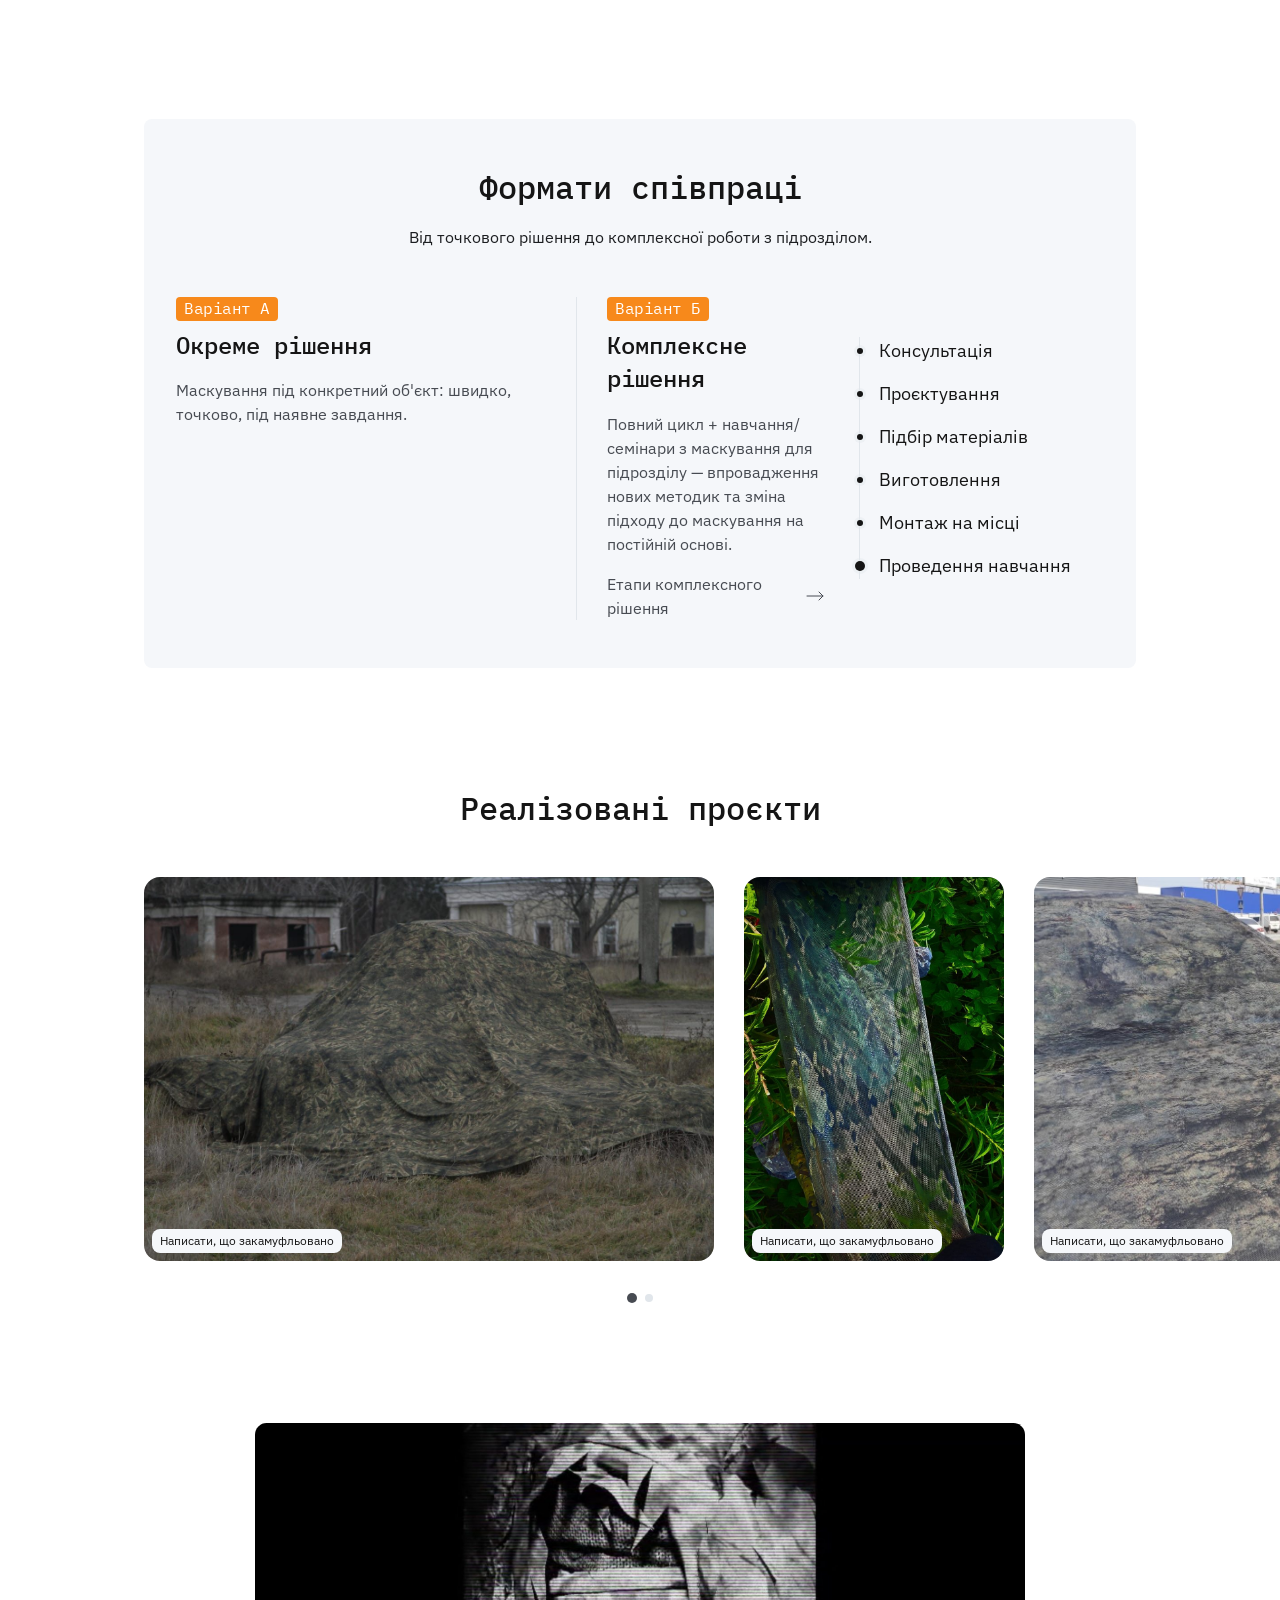
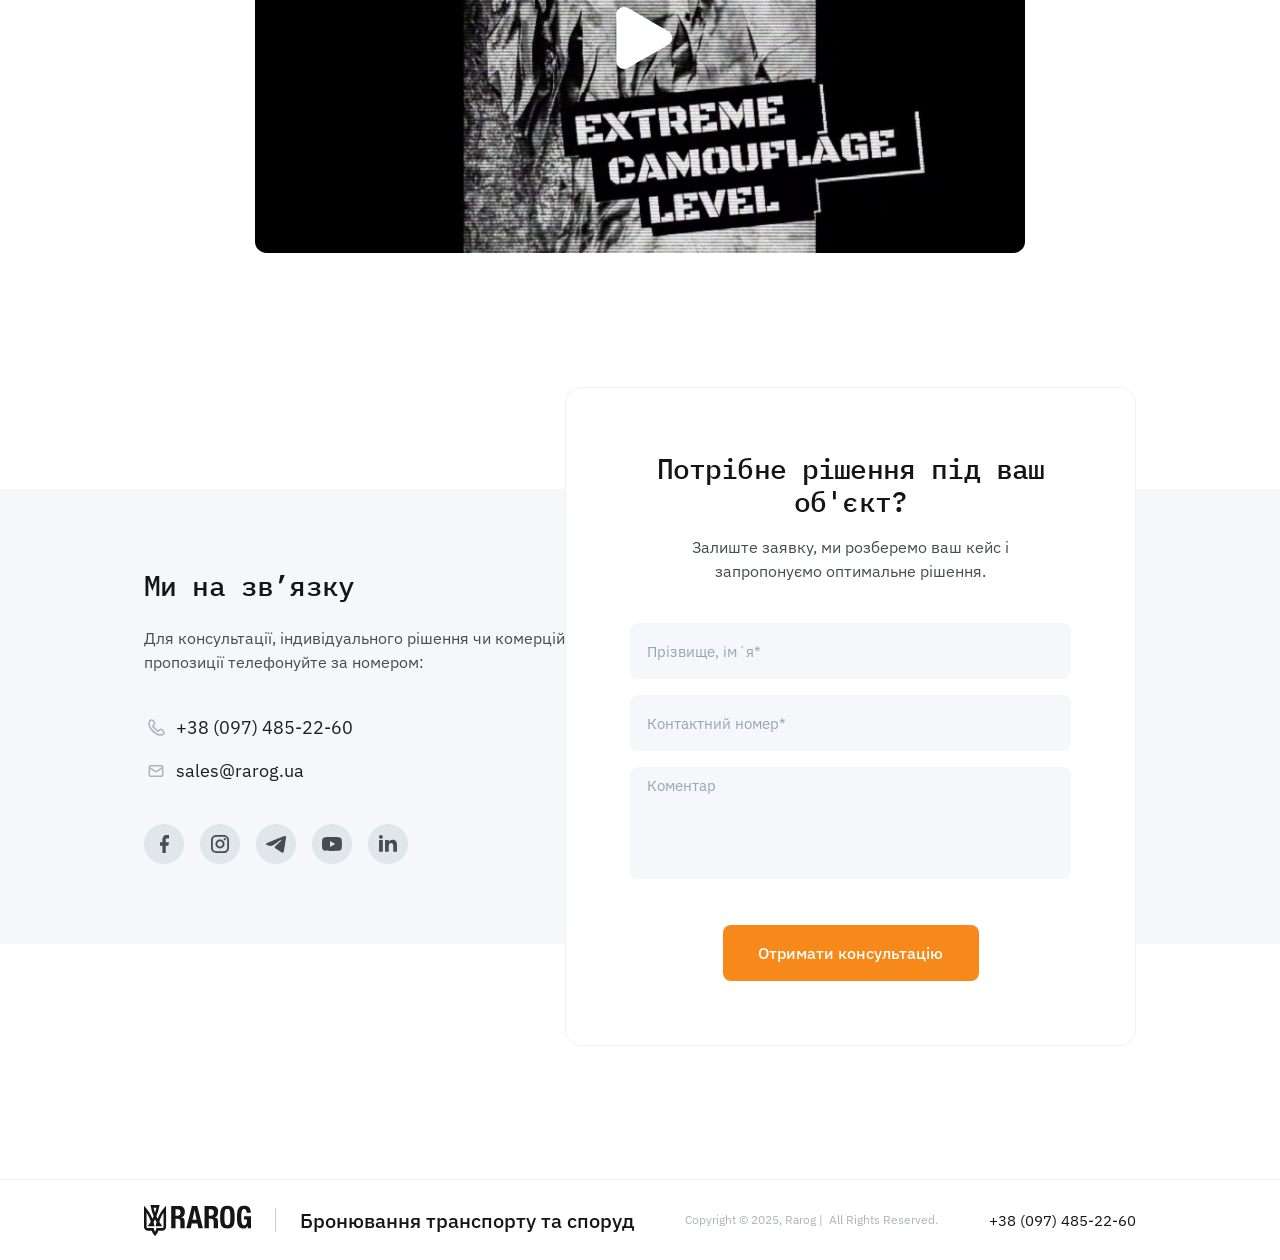
<file: camouflage.html>
<!DOCTYPE html>
<html lang="uk">
<head>
    <meta charset="UTF-8">
    <meta name="viewport" content="width=device-width, initial-scale=1.0">
    <title>Маскування транспорту, техніки, споруд та обладнання | Rarog</title>
    <meta name="description" content="Індивідуальні рішення маскування під конкретний об'єкт, умови експлуатації та середовище — від точкового розв'язання до комплексного впровадження з навчанням підрозділу.">
    <link rel="preconnect" href="https://fonts.googleapis.com">
    <link rel="preconnect" href="https://fonts.gstatic.com" crossorigin>
    <link href="https://fonts.googleapis.com/css2?family=IBM+Plex+Mono:ital,wght@0,100;0,200;0,300;0,400;0,500;0,600;0,700;1,100;1,200;1,300;1,400;1,500;1,600;1,700&family=IBM+Plex+Sans:ital,wght@0,100..700;1,100..700&display=swap" rel="stylesheet">
    <link rel="stylesheet" href="https://cdn.jsdelivr.net/npm/swiper@11/swiper-bundle.min.css"/>
    <link rel="stylesheet" href="css/style.css">
</head>
<body class="body">

    <header class="camo-header">
        <div class="container">
            <div class="camo-header__inner">
                <div class="camo-header__brand">
                    <a class="camo-header__logo" href="index.html">
                        <img src="img/camouflage/logo.svg" alt="Rarog" width="107" height="31">
                    </a>
                    <span class="camo-header__divider" aria-hidden="true"></span>
                    <p class="camo-header__tagline">Маскування транспорту, техніки, споруд та обладнання</p>
                </div>
                <a class="camo-header__phone" href="tel:+380974852260">+38 (097) 485-22-60</a>
            </div>
        </div>
    </header>

    <main class="camo">

        <!-- ===== Hero ===== -->
        <section class="camo-hero camo__section">
            <div class="camo-hero__content">
                <img class="camo-hero__pattern" src="img/camouflage/pattern-hero.svg" alt="" aria-hidden="true">
                <a class="camo-hero__back" href="index.html">
                    <img src="img/camouflage/arrow-left.svg" alt="" width="16" height="16">
                    Повернутись до головного сайту
                </a>
                <div class="camo-hero__body">
                    <div class="camo-hero__text">
                        <h1 class="camo-hero__title">Маскування транспорту, техніки, споруд та обладнання</h1>
                        <p class="camo-hero__descr">Індивідуальні рішення маскування під конкретний об'єкт, умови експлуатації та середовище — від точкового розв'язання до комплексного впровадження з навчанням підрозділу</p>
                    </div>
                    <a class="btn-lg camo-hero__btn" href="#contact-form">Отримати консультацію</a>
                </div>
            </div>
            <div class="camo-hero__media">
                <img class="camo-hero__img" src="img/camouflage/hero.jpg" alt="Маскувальна сітка на укритті в лісі" width="1400" height="788">
            </div>
        </section>

        <!-- ===== Intro ===== -->
        <section class="camo-intro camo__section">
            <div class="container">
                <div class="camo-intro__inner">
                    <div class="camo-intro__media">
                        <img class="camo-intro__img" src="img/camouflage/intro.jpg" alt="Замаскована техніка в зимовому середовищі" width="1400" height="788">
                        <span class="camo-intro__fade" aria-hidden="true"></span>
                    </div>
                    <p class="camo-intro__text">Маскування — це інженерне рішення, яке знижує ймовірність виявлення об'єкта, зберігаючи при цьому повну функціональність техніки, споруди чи обладнання.</p>
                </div>
            </div>
        </section>

        <!-- ===== Основні завдання ===== -->
        <section class="camo-tasks camo__section">
            <div class="container">
                <h2 class="camo-title camo-tasks__title">Основні завдання маскування</h2>
                <ul class="camo-tasks__list">
                    <li class="camo-tasks__item">
                        <span class="camo-tasks__num">[01]</span>
                        <p class="camo-tasks__text">Зниження візуальної помітності</p>
                    </li>
                    <li class="camo-tasks__item">
                        <span class="camo-tasks__num">[02]</span>
                        <p class="camo-tasks__text">Адаптація об'єкта до навколишнього середовища</p>
                    </li>
                    <li class="camo-tasks__item">
                        <span class="camo-tasks__num">[03]</span>
                        <p class="camo-tasks__text">Захист від швидкого виявлення</p>
                    </li>
                    <li class="camo-tasks__item">
                        <span class="camo-tasks__num">[04]</span>
                        <p class="camo-tasks__text">Збереження функціональності техніки або споруди</p>
                    </li>
                    <li class="camo-tasks__item">
                        <span class="camo-tasks__num">[05]</span>
                        <p class="camo-tasks__text">Підвищення безпеки персоналу та майна</p>
                    </li>
                </ul>
            </div>
        </section>

        <!-- ===== Кожне рішення проєктується під ===== -->
        <section class="camo-design camo__section">
            <div class="container">
                <div class="camo-design__inner">
                    <h2 class="camo-title camo-design__title">Кожне рішення проєктується під</h2>
                    <ul class="camo-design__list">
                        <li class="camo-design__card">
                            <div class="camo-design__body">
                                <h3 class="camo-design__name">Конкретний об'єкт</h3>
                                <ul class="camo-tags">
                                    <li class="camo-tag">Форму</li>
                                    <li class="camo-tag">Розміри</li>
                                    <li class="camo-tag">Вузли</li>
                                </ul>
                            </div>
                            <span class="camo-design__icon">
                                <img src="img/camouflage/icon-truck.svg" alt="" width="24" height="24">
                            </span>
                        </li>
                        <li class="camo-design__card">
                            <div class="camo-design__body">
                                <h3 class="camo-design__name">Умови експлуатації</h3>
                            </div>
                            <span class="camo-design__icon">
                                <img src="img/camouflage/icon-cloud.svg" alt="" width="24" height="24">
                            </span>
                        </li>
                        <li class="camo-design__card">
                            <div class="camo-design__body">
                                <h3 class="camo-design__name">Cередовище застосування</h3>
                                <ul class="camo-tags">
                                    <li class="camo-tag">Пора року</li>
                                    <li class="camo-tag">Тип місцевості</li>
                                    <li class="camo-tag">Освітлення</li>
                                </ul>
                            </div>
                            <span class="camo-design__icon">
                                <img src="img/camouflage/icon-check.svg" alt="" width="24" height="24">
                            </span>
                        </li>
                    </ul>
                </div>
            </div>
        </section>

        <!-- ===== Типи об'єктів ===== -->
        <section class="camo-types camo__section">
            <div class="container">
                <h2 class="camo-title camo-types__title">Типи об’єктів маскування</h2>
                <div class="camo-types__body">
                    <div class="camo-slider camo-types__slider">
                        <div class="camo-slider__viewport swiper" data-slider="types">
                        <ul class="camo-slider__track swiper-wrapper">
                            <li class="camo-type swiper-slide">
                                <div class="camo-type__media">
                                    <img class="camo-type__img camo-type__img--1" src="img/camouflage/type-transport.jpg" alt="Замаскований транспорт у лісі" width="1400" height="1050">
                                </div>
                                <div class="camo-type__body">
                                    <h3 class="camo-type__name">Маскування транспорту</h3>
                                    <ul class="camo-tags camo-tags--column">
                                        <li class="camo-tag">Легковий та вантажний транспорт</li>
                                        <li class="camo-tag">Спеціалізовані автомобілі</li>
                                        <li class="camo-tag">Причепи, платформи, мобільні модулі</li>
                                        <li class="camo-tag">Тимчасове або довгострокове маскування</li>
                                    </ul>
                                </div>
                            </li>
                            <li class="camo-type swiper-slide">
                                <div class="camo-type__media">
                                    <img class="camo-type__img camo-type__img--2" src="img/camouflage/type-tech.jpg" alt="Замаскована інженерна техніка" width="1400" height="788">
                                </div>
                                <div class="camo-type__body">
                                    <h3 class="camo-type__name">Маскування техніки</h3>
                                    <ul class="camo-tags camo-tags--column">
                                        <li class="camo-tag">Інженерна техніка</li>
                                        <li class="camo-tag">Будівельна техніка</li>
                                        <li class="camo-tag">Промислове обладнання</li>
                                        <li class="camo-tag">Спеціальна техніка</li>
                                    </ul>
                                </div>
                            </li>
                            <li class="camo-type swiper-slide">
                                <div class="camo-type__media">
                                    <img class="camo-type__img camo-type__img--3" src="img/camouflage/type-build.jpg" alt="Замасковане укриття" width="1400" height="788">
                                </div>
                                <div class="camo-type__body">
                                    <h3 class="camo-type__name">Маскування споруд</h3>
                                    <ul class="camo-tags camo-tags--column">
                                        <li class="camo-tag">Тимчасові споруди / укриття</li>
                                        <li class="camo-tag">Модульні конструкції невеликих розмірів</li>
                                    </ul>
                                </div>
                            </li>
                            <li class="camo-type swiper-slide">
                                <div class="camo-type__media">
                                    <img class="camo-type__img camo-type__img--4" src="img/camouflage/type-equip.jpg" alt="Замасковане обладнання" width="1400" height="788">
                                </div>
                                <div class="camo-type__body">
                                    <h3 class="camo-type__name">Маскування обладнання</h3>
                                    <ul class="camo-tags camo-tags--column">
                                        <li class="camo-tag">Генератори</li>
                                        <li class="camo-tag">Комунікаційне обладнання</li>
                                        <li class="camo-tag">Енергетичні установки</li>
                                        <li class="camo-tag">Контейнери та технічні блоки</li>
                                        <li class="camo-tag">Зовнішні інженерні системи</li>
                                    </ul>
                                </div>
                            </li>
                        </ul>
                        </div>
                        <div class="camo-dots camo-types__dots" data-slider-dots="types"></div>
                    </div>
                    <a class="btn-lg camo-types__btn" href="#contact-form">Замовити</a>
                </div>
            </div>
        </section>

        <!-- ===== Що отримує клієнт / об'єкт ===== -->
        <section class="camo-benefits camo__section">
            <img class="camo-benefits__pattern" src="img/camouflage/pattern-dark.svg" alt="" aria-hidden="true">
            <div class="container">
                <div class="camo-benefits__inner">
                    <div class="camo-benefits__col">
                        <h2 class="camo-benefits__title">Що отримує клієнт</h2>
                        <ul class="camo-benefits__list">
                            <li class="camo-benefits__item"><span class="camo-benefits__marker"><img src="img/camouflage/bullet-plus.svg" alt="" width="9" height="9"></span>Індивідуальний підбір рішення</li>
                            <li class="camo-benefits__item"><span class="camo-benefits__marker"><img src="img/camouflage/bullet-plus.svg" alt="" width="9" height="9"></span>Можливість адаптації під різні типи місцевості</li>
                            <li class="camo-benefits__item"><span class="camo-benefits__marker"><img src="img/camouflage/bullet-plus.svg" alt="" width="9" height="9"></span>Швидке виготовлення</li>
                            <li class="camo-benefits__item"><span class="camo-benefits__marker"><img src="img/camouflage/bullet-plus.svg" alt="" width="9" height="9"></span>Монтаж на місці</li>
                            <li class="camo-benefits__item"><span class="camo-benefits__marker"><img src="img/camouflage/bullet-plus.svg" alt="" width="9" height="9"></span>Зносостійкі матеріали</li>
                            <li class="camo-benefits__item"><span class="camo-benefits__marker"><img src="img/camouflage/bullet-plus.svg" alt="" width="9" height="9"></span>Можливість багаторазового використання</li>
                            <li class="camo-benefits__item"><span class="camo-benefits__marker"><img src="img/camouflage/bullet-plus.svg" alt="" width="9" height="9"></span>Консультацію та навчання спеціалістів</li>
                        </ul>
                    </div>
                    <div class="camo-benefits__col">
                        <h2 class="camo-benefits__title">Що отримує об’єкт</h2>
                        <ul class="camo-benefits__list">
                            <li class="camo-benefits__item"><span class="camo-benefits__marker"><img src="img/camouflage/bullet-plus.svg" alt="" width="9" height="9"></span>Зниження помітності</li>
                            <li class="camo-benefits__item"><span class="camo-benefits__marker"><img src="img/camouflage/bullet-plus.svg" alt="" width="9" height="9"></span>Збереження доступу до вузлів і механізмів</li>
                            <li class="camo-benefits__item"><span class="camo-benefits__marker"><img src="img/camouflage/bullet-plus.svg" alt="" width="9" height="9"></span>Сумісність із робочими процесами</li>
                        </ul>
                    </div>
                </div>
            </div>
        </section>

        <!-- ===== Формати співпраці ===== -->
        <section class="camo-formats camo__section">
            <div class="container">
                <div class="camo-formats__panel">
                    <div class="camo-formats__head">
                        <h2 class="camo-title camo-formats__title">Формати співпраці</h2>
                        <p class="camo-formats__subtitle">Від точкового рішення до комплексної роботи з підрозділом.</p>
                    </div>
                    <div class="camo-formats__body">
                        <article class="camo-formats__option">
                            <div class="camo-formats__heading">
                                <span class="camo-badge">Варіант А</span>
                                <h3 class="camo-formats__name">Окреме рішення</h3>
                            </div>
                            <p class="camo-formats__descr">Маскування під конкретний об'єкт: швидко, точково, під наявне завдання.</p>
                        </article>

                        <span class="camo-formats__sep" aria-hidden="true"></span>

                        <article class="camo-formats__option camo-formats__option--complex">
                            <div class="camo-formats__main">
                                <div class="camo-formats__heading">
                                    <span class="camo-badge">Варіант Б</span>
                                    <h3 class="camo-formats__name">Комплексне рішення</h3>
                                </div>
                                <p class="camo-formats__descr">Повний цикл + навчання/семінари з маскування для підрозділу — впровадження нових методик та зміна підходу до маскування на постійній основі.</p>
                                <a class="camo-formats__link" href="#camo-steps">
                                    Етапи комплексного рішення
                                    <img src="img/camouflage/arrow-right.svg" alt="" width="24" height="24">
                                </a>
                            </div>
                            <ol class="camo-steps" id="camo-steps">
                                <li class="camo-steps__item">Консультація</li>
                                <li class="camo-steps__item">Проєктування</li>
                                <li class="camo-steps__item">Підбір матеріалів</li>
                                <li class="camo-steps__item">Виготовлення</li>
                                <li class="camo-steps__item">Монтаж на місці</li>
                                <li class="camo-steps__item camo-steps__item--last">Проведення навчання</li>
                            </ol>
                        </article>
                    </div>
                </div>
            </div>
        </section>

        <!-- ===== Реалізовані проєкти ===== -->
        <section class="camo-cases camo__section">
            <div class="container">
                <h2 class="camo-title camo-cases__title">Реалізовані проєкти</h2>
                <div class="camo-slider camo-cases__slider">
                    <div class="camo-slider__viewport swiper" data-slider="cases">
                    <ul class="camo-slider__track swiper-wrapper">
                        <li class="camo-case camo-case--wide swiper-slide">
                            <img class="camo-case__img camo-case__img--1" src="img/camouflage/case-1.jpg" alt="Реалізований проєкт маскування" width="1296" height="864">
                            <span class="camo-case__label">Написати, що закамуфльовано</span>
                        </li>
                        <li class="camo-case camo-case--narrow swiper-slide">
                            <img class="camo-case__img camo-case__img--2" src="img/camouflage/case-2.jpg" alt="Реалізований проєкт маскування" width="788" height="1400">
                            <span class="camo-case__label">Написати, що закамуфльовано</span>
                        </li>
                        <li class="camo-case camo-case--wide swiper-slide">
                            <img class="camo-case__img camo-case__img--3" src="img/camouflage/case-3.jpg" alt="Реалізований проєкт маскування" width="1400" height="787">
                            <span class="camo-case__label">Написати, що закамуфльовано</span>
                        </li>
                    </ul>
                    </div>
                    <div class="camo-dots camo-cases__dots" data-slider-dots="cases"></div>
                </div>
            </div>
        </section>

        <!-- ===== Video ===== -->
        <section class="camo-video camo__section">
            <div class="container">
                <div class="camo-video__frame" data-video>
                    <!-- заглушка: замінити src на справжній ролик -->
                    <video class="camo-video__player" poster="img/camouflage/video-poster.jpg" playsinline preload="none" loop data-video-player>
                        <source src="img/camouflage/video-placeholder.mp4" type="video/mp4">
                    </video>
                    <button class="camo-video__play" type="button" data-video-play aria-label="Відтворити відео">
                        <img src="img/camouflage/play.svg" alt="" width="102" height="108">
                    </button>
                </div>
            </div>
        </section>

        <!-- ===== Контакти ===== -->
        <section class="contact-cta camo__section" id="contact-form">
            <div class="contact-cta__bg">
                <div class="container">
                    <div class="contact-cta__info">
                        <div class="contact-cta__head">
                            <h2 class="contact-cta__title">Ми на зв’язку</h2>
                            <p class="contact-cta__descr">Для консультації, індивідуального рішення чи комерційної пропозиції телефонуйте за номером:</p>
                        </div>
                        <ul class="contact-cta__list">
                            <li class="contact-cta__row">
                                <img src="img/camouflage/icon-phone.svg" alt="" width="24" height="24">
                                <a class="contact-cta__link" href="tel:+380974852260">+38 (097) 485-22-60</a>
                            </li>
                            <li class="contact-cta__row">
                                <img src="img/camouflage/icon-email.svg" alt="" width="24" height="24">
                                <a class="contact-cta__link" href="mailto:sales@rarog.ua">sales@rarog.ua</a>
                            </li>
                        </ul>
                        <ul class="contact-socials">
                            <li><a class="contact-socials__link" href="#" target="_blank" rel="noopener" aria-label="Facebook"><img src="img/camouflage/soc-fb.svg" alt="" width="40" height="40"></a></li>
                            <li><a class="contact-socials__link" href="#" target="_blank" rel="noopener" aria-label="Instagram"><img src="img/camouflage/soc-ig.svg" alt="" width="40" height="40"></a></li>
                            <li><a class="contact-socials__link" href="#" target="_blank" rel="noopener" aria-label="Telegram"><img src="img/camouflage/soc-tg.svg" alt="" width="40" height="40"></a></li>
                            <li><a class="contact-socials__link" href="#" target="_blank" rel="noopener" aria-label="YouTube"><img src="img/camouflage/soc-yt.svg" alt="" width="40" height="40"></a></li>
                            <li><a class="contact-socials__link" href="#" target="_blank" rel="noopener" aria-label="LinkedIn"><img src="img/camouflage/soc-in.svg" alt="" width="40" height="40"></a></li>
                        </ul>
                    </div>
                </div>
            </div>

            <div class="contact-cta__layer">
                <div class="container">
                    <form class="contact-form" action="#" method="post" novalidate>
                        <div class="contact-form__head">
                            <h2 class="contact-form__title">Потрібне рішення під ваш об'єкт?</h2>
                            <p class="contact-form__descr">Залиште заявку, ми розберемо ваш кейс і запропонуємо оптимальне рішення.</p>
                        </div>
                        <div class="contact-form__fields">
                            <label class="contact-form__field">
                                <span class="visually-hidden">Прізвище, імʼя</span>
                                <input class="contact-form__input" type="text" name="name" maxlength="120" placeholder="Прізвище, імʼя*" required>
                            </label>
                            <label class="contact-form__field">
                                <span class="visually-hidden">Контактний номер</span>
                                <input class="contact-form__input" type="tel" name="phone" maxlength="30" placeholder="Контактний номер*" required>
                            </label>
                            <label class="contact-form__field">
                                <span class="visually-hidden">Коментар</span>
                                <textarea class="contact-form__textarea" name="comment" maxlength="1000" placeholder="Коментар"></textarea>
                            </label>
                        </div>
                        <button class="btn-lg contact-form__btn" type="submit">Отримати консультацію</button>
                        <p class="contact-form__status" data-form-status role="status"></p>
                    </form>
                </div>
            </div>
        </section>
    </main>

    <footer class="camo-footer">
        <div class="container">
            <div class="camo-footer__inner">
                <div class="camo-footer__brand">
                    <a class="camo-footer__logo" href="index.html">
                        <img src="img/camouflage/logo.svg" alt="Rarog" width="107" height="31">
                    </a>
                    <span class="camo-footer__divider" aria-hidden="true"></span>
                    <p class="camo-footer__tagline">Бронювання транспорту та споруд</p>
                </div>
                <p class="camo-footer__copy">Copyright © 2025, Rarog | &nbsp;All Rights Reserved.</p>
                <a class="camo-footer__phone" href="tel:+380974852260">+38 (097) 485-22-60</a>
            </div>
        </div>
    </footer>

    <script src="https://cdn.jsdelivr.net/npm/swiper@11/swiper-bundle.min.js"></script>
    <script src="js/camouflage.js"></script>
</body>
</html>
</file>
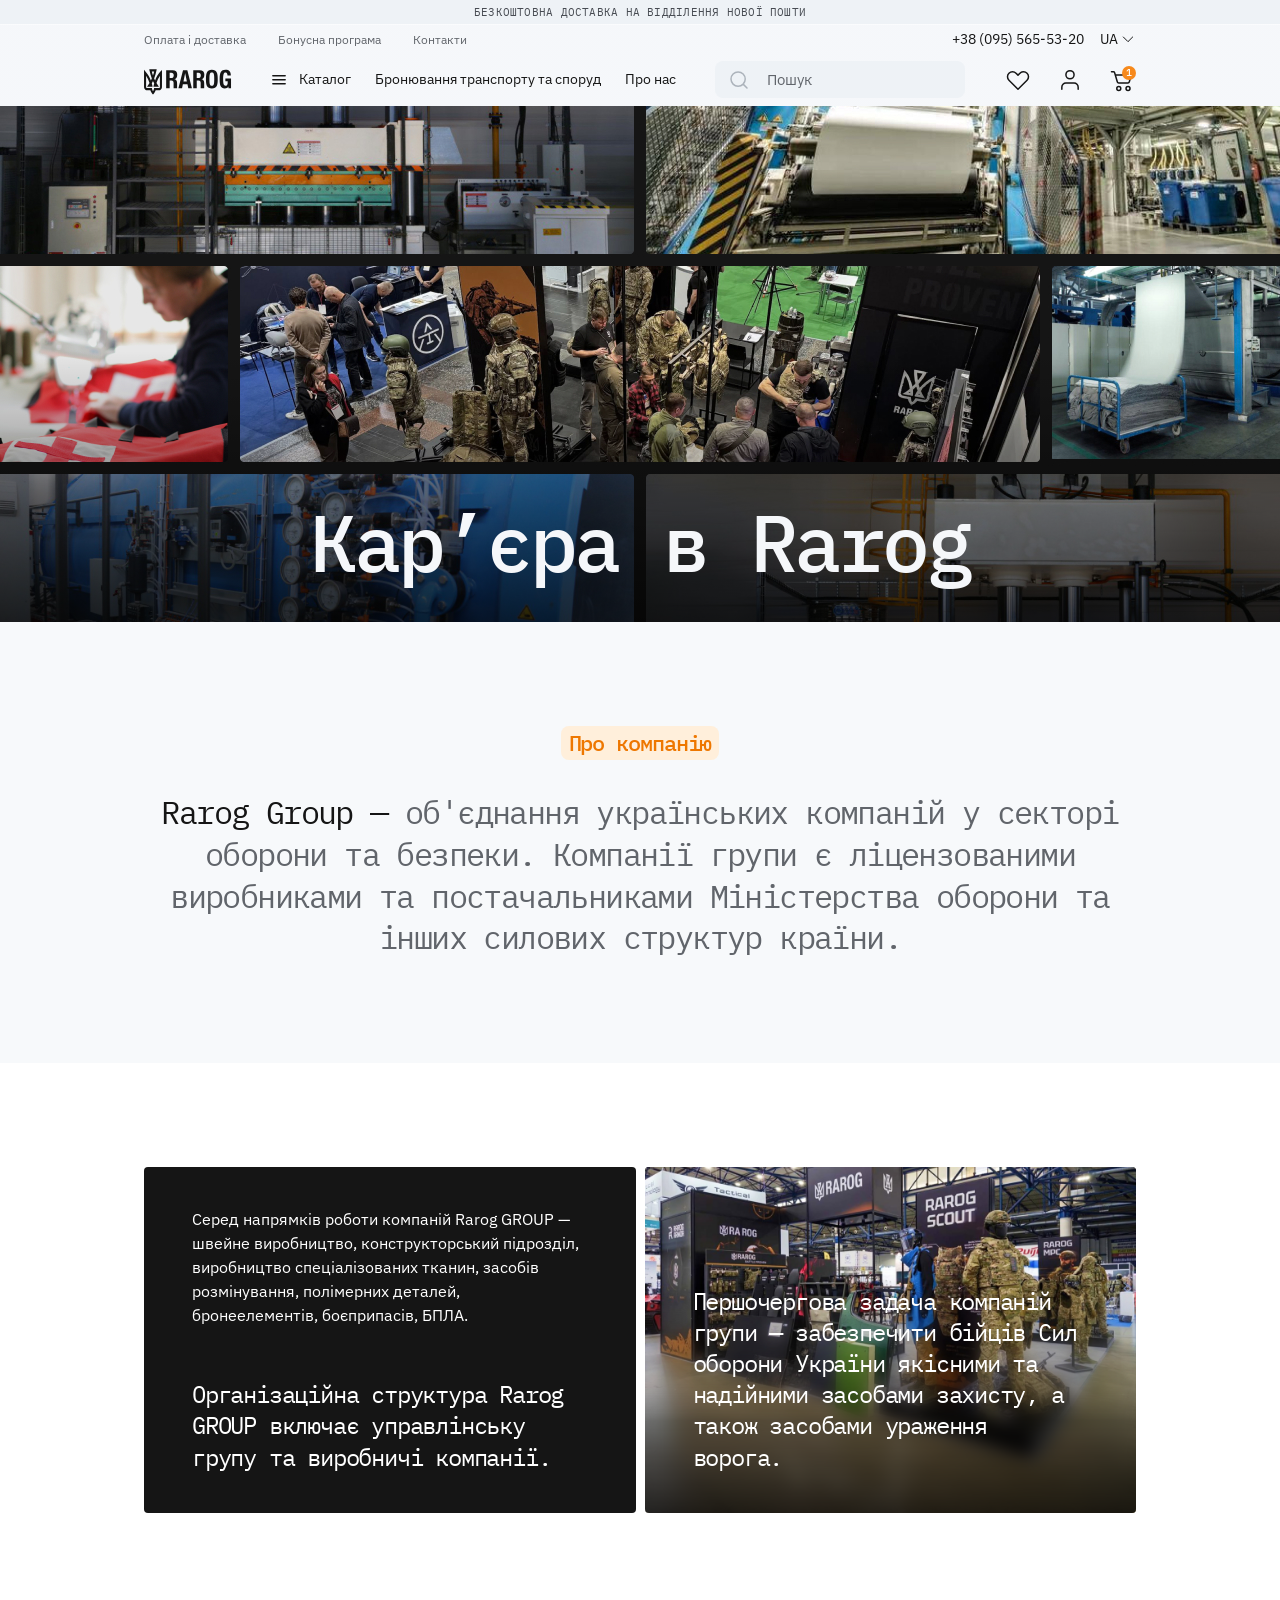
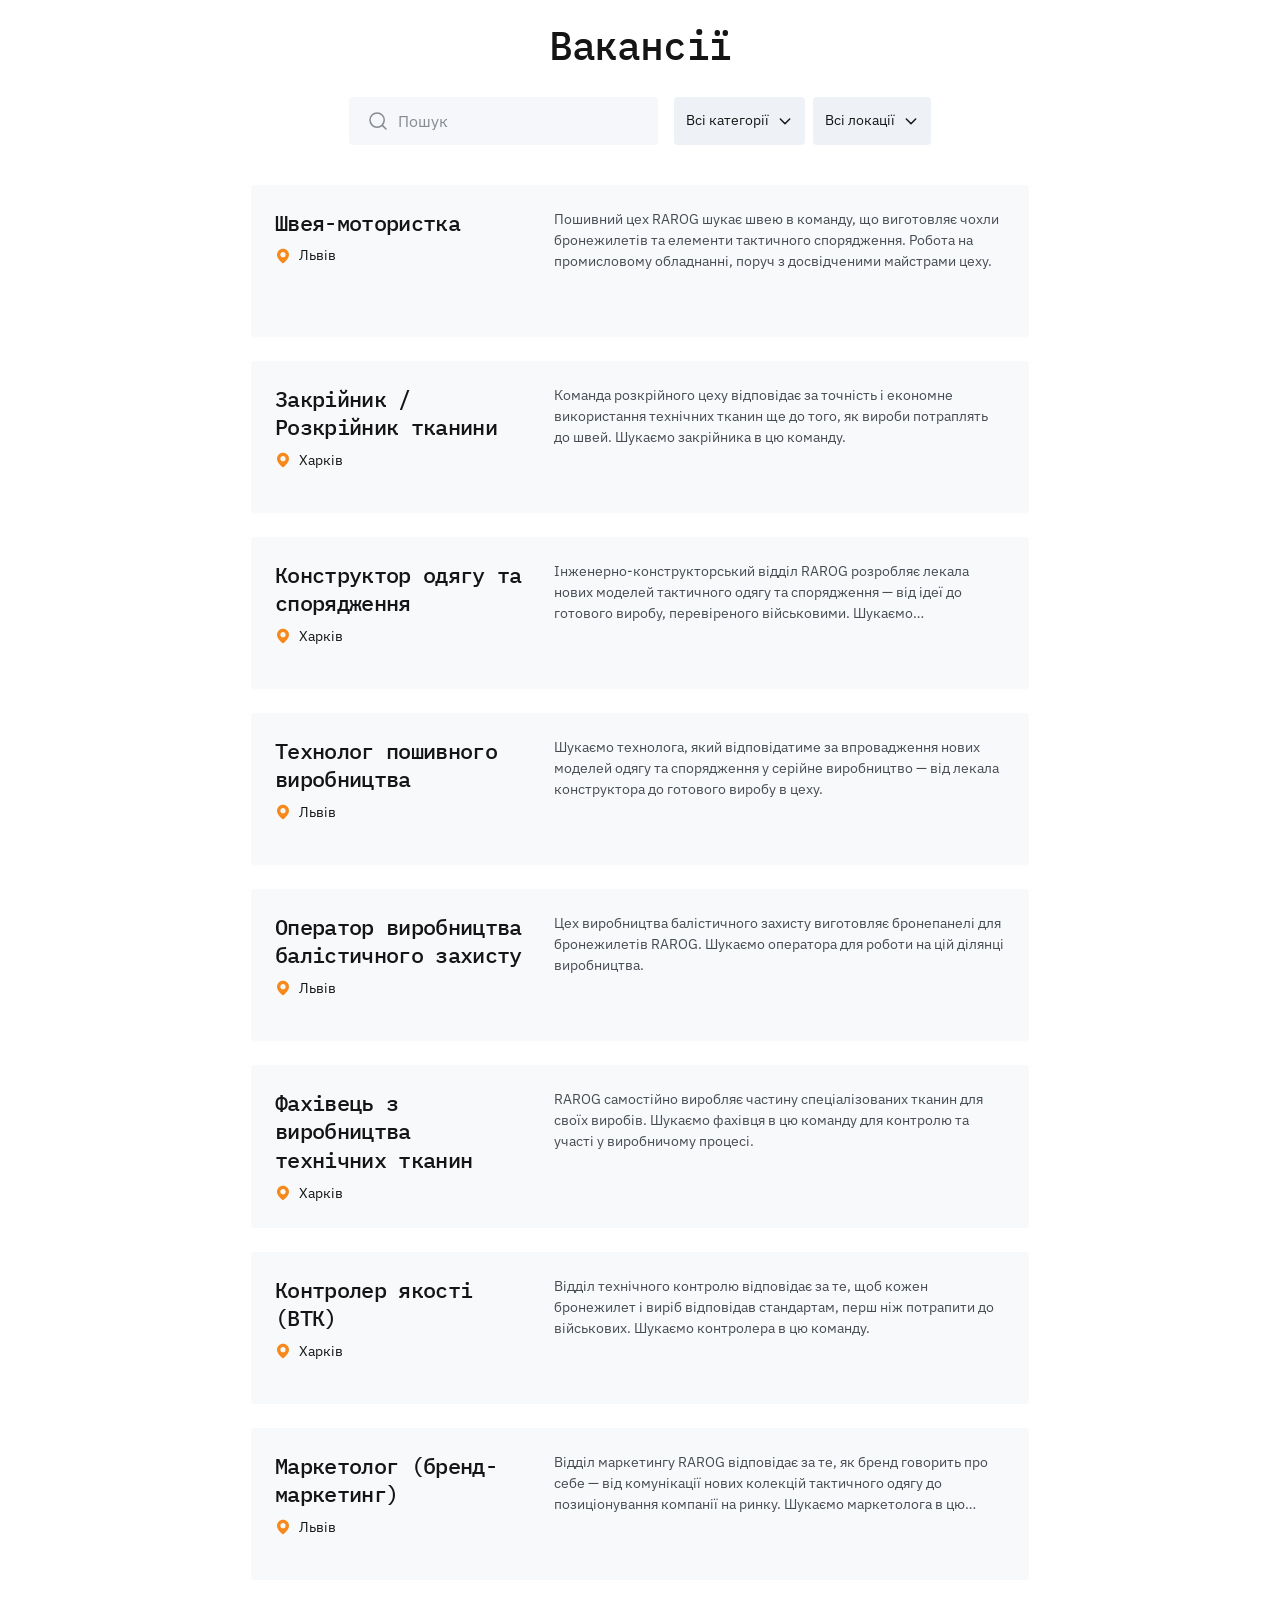
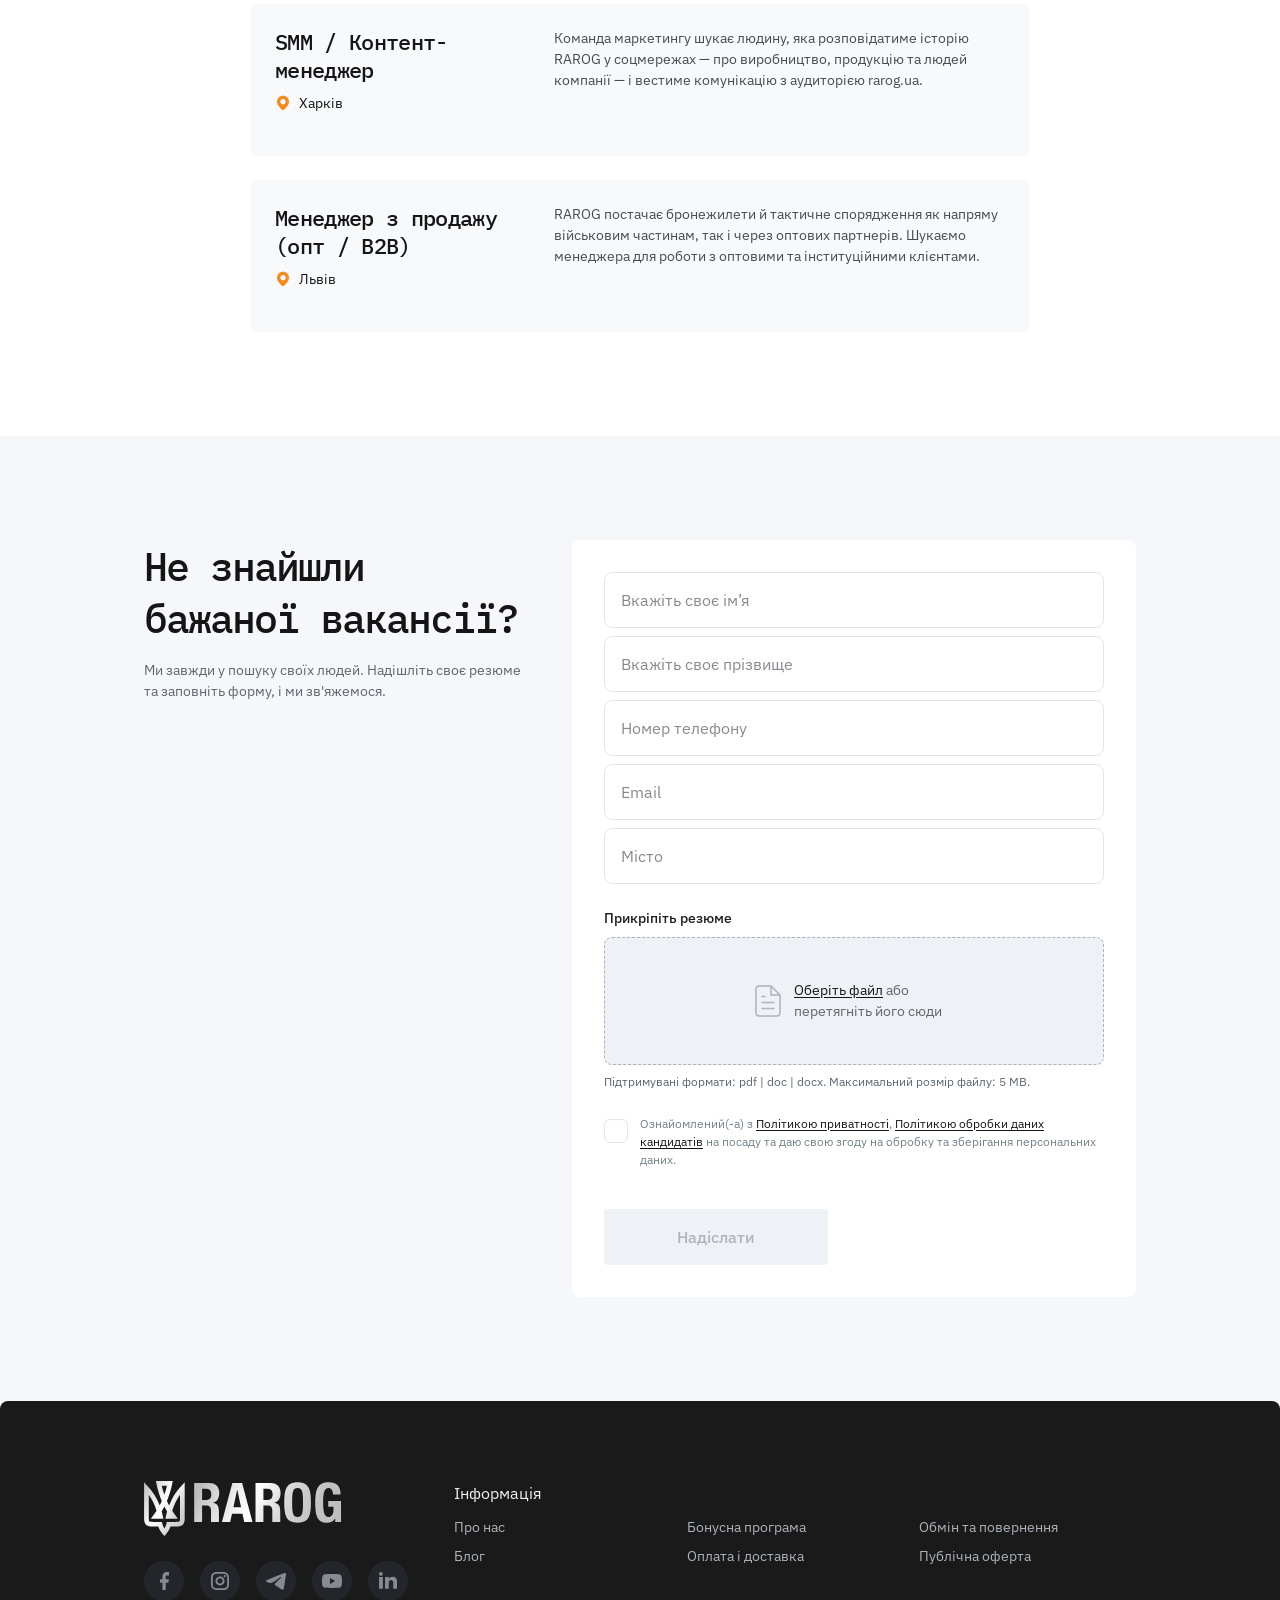
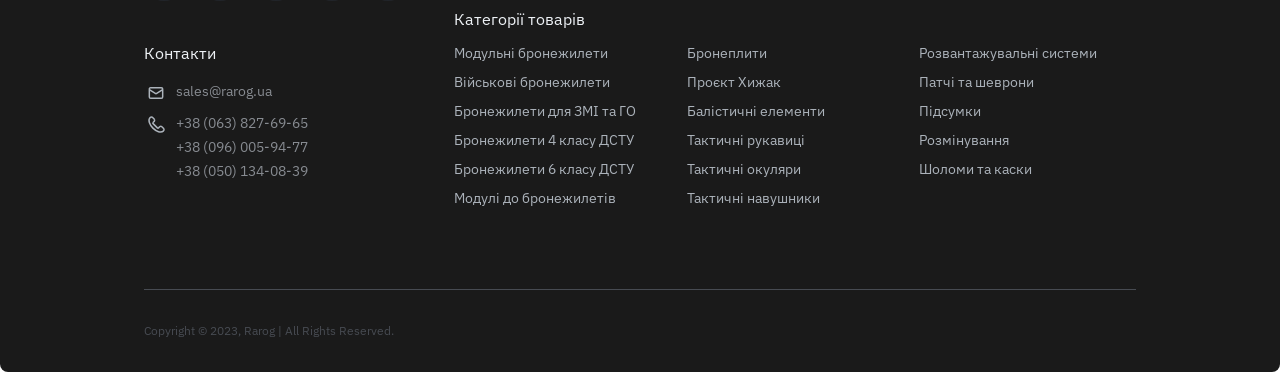
<file: career.html>
<!DOCTYPE html>
<html lang="uk">
<head>
    <meta charset="UTF-8">
    <meta name="viewport" content="width=device-width, initial-scale=1.0">
    <title>Кар’єра | Rarog</title>
    <meta name="description" content="Вакансії Rarog Group — українського виробника бронежилетів і тактичного спорядження. Приєднуйтесь до команди.">
    <link rel="preconnect" href="https://fonts.googleapis.com">
    <link rel="preconnect" href="https://fonts.gstatic.com" crossorigin>
    <link href="https://fonts.googleapis.com/css2?family=IBM+Plex+Mono:ital,wght@0,100;0,200;0,300;0,400;0,500;0,600;0,700;1,100;1,200;1,300;1,400;1,500;1,600;1,700&family=IBM+Plex+Sans:ital,wght@0,100..700;1,100..700&display=swap" rel="stylesheet">
    <link rel="stylesheet" href="css/style.css">
</head>
<body class="body">
    <header class="header">
        <div class="header__free">
            <div class="container">
                <div class="header__free-inner">
                    <p class="header__free-title">Безкоштовна доставка на відділення Нової Пошти</p>
                </div>
            </div>
        </div>
        <div class="header__end">
            <div class="container">
                <div class="header__inner">
                    <div class="header__top">
                        <ul class="header__top-menu">
                            <li>
                                <a href="#">Оплата і доставка</a>
                            </li>
                            <li>
                                <a href="#">Бонусна програма</a>
                            </li>
                            <li>
                                <a href="#">Контакти</a>
                            </li>
                        </ul>
                        <div class="header__top-info">
                            <a class="header__top-tel" href="tel:+380955655320">+38 (095) 565-53-20</a>
                            <div class="header__lang">
                                <span class="header__lang-selected">UA</span>
                                <div class="header__lang-content">
                                    <span class="header__lang-item">EN</span>
                                </div>
                            </div>
                        </div>
                    </div>
                    <div class="header__bottom">
                        <button class="header__burger">
                            <svg width="24" height="24" viewBox="0 0 24 24" fill="none" xmlns="http://www.w3.org/2000/svg">
                                <path d="M2.75 5.75H21.25M2.75 11.75H21.25M2.75 17.75H21.25" stroke="#151515" stroke-width="1.5" stroke-linecap="round" stroke-linejoin="round"/>
                            </svg>
                            <svg width="24" height="24" viewBox="0 0 24 24" fill="none" xmlns="http://www.w3.org/2000/svg">
                                <path d="M5.70923 18.5407L18.7907 5.45927" stroke="#151515" stroke-width="1.5" stroke-linecap="round" stroke-linejoin="round"/>
                                <path d="M5.70923 5.45926L18.7907 18.5407" stroke="#151515" stroke-width="1.5" stroke-linecap="round" stroke-linejoin="round"/>
                            </svg>
                        </button>
                        <a class="header__logo" href="index.html">
                            <img src="img/logo.svg" alt="">
                        </a>

                        <div class="header__content">
                            <button class="header__menu-open">
                                <svg xmlns="http://www.w3.org/2000/svg" width="16" height="16" viewBox="0 0 16 16" fill="none">
                                    <path d="M1.83334 3.83333H14.1667M1.83334 7.83333H14.1667M1.83334 11.8333H14.1667" stroke="#151515" stroke-width="1.5" stroke-linecap="round" stroke-linejoin="round"/>
                                </svg>
                                Каталог
                            </button>
                            <nav class="header__menu">
                                <ul>
                                    <li>
                                        <a href="#">Бронювання транспорту та споруд</a>
                                    </li>
                                    <li>
                                        <a href="#">Про нас</a>
                                    </li>
                                </ul>
                            </nav>
                        </div>

                        <form class="header__search" action="#">
                            <input class="header__search-input" type="search" name="search" id="search" placeholder="Пошук" maxlength="300" required>
                            <button class="header__search-btn" type="submit">
                                <svg xmlns="http://www.w3.org/2000/svg" width="24" height="24" viewBox="0 0 24 24" fill="none">
                                    <path d="M20 20L16.1333 16.1333M18.2222 11.1111C18.2222 15.0385 15.0385 18.2222 11.1111 18.2222C7.18375 18.2222 4 15.0385 4 11.1111C4 7.18375 7.18375 4 11.1111 4C15.0385 4 18.2222 7.18375 18.2222 11.1111Z" stroke="#ACB3BB" stroke-width="1.5" stroke-linecap="round" stroke-linejoin="round"/>
                                </svg>
                            </button>
                        </form>

                        <div class="header__user">
                            <div class="header__lang header__lang--mob">
                                <span class="header__lang-selected">UA</span>
                                <div class="header__lang-content">
                                    <span class="header__lang-item">EN</span>
                                </div>
                            </div>
                            <button class="header__search-open" type="button">
                                <svg xmlns="http://www.w3.org/2000/svg" width="24" height="24" viewBox="0 0 24 24" fill="none">
                                    <path d="M20 20L16.1333 16.1333M18.2222 11.1111C18.2222 15.0385 15.0385 18.2222 11.1111 18.2222C7.18375 18.2222 4 15.0385 4 11.1111C4 7.18375 7.18375 4 11.1111 4C15.0385 4 18.2222 7.18375 18.2222 11.1111Z" stroke="#151515" stroke-width="1.5" stroke-linecap="round" stroke-linejoin="round"/>
                                </svg>
                            </button>
                            <button class="header__user-btn">
                                <svg xmlns="http://www.w3.org/2000/svg" width="28" height="28" viewBox="0 0 28 28" fill="none">
                                    <path d="M23.0352 14.2259C24.9879 12.2811 24.9879 9.12807 23.0352 7.18332C21.0826 5.23857 17.9167 5.23857 15.964 7.18332L13.9998 9.13954L12.0355 7.18326C10.0829 5.23851 6.91694 5.23851 4.96426 7.18326C3.01159 9.12801 3.01159 12.2811 4.96426 14.2258L13.9997 23.2247L23.0352 14.2259Z" stroke="#151515" stroke-width="1.5" stroke-linecap="round" stroke-linejoin="round"/>
                                </svg>
                            </button>
                            <button class="header__user-btn">
                                <svg xmlns="http://www.w3.org/2000/svg" width="28" height="28" viewBox="0 0 28 28" fill="none">
                                    <path d="M22.1667 23.3334V21.2593C22.1667 20.1591 21.7365 19.104 20.9707 18.3261C20.205 17.5482 19.1663 17.1111 18.0834 17.1111H9.91671C8.83374 17.1111 7.79513 17.5482 7.02935 18.3261C6.26358 19.104 5.83337 20.1591 5.83337 21.2593V23.3334M18.0834 8.75C18.0834 11.0052 16.2552 12.8333 14 12.8333C11.7449 12.8333 9.91671 11.0052 9.91671 8.75C9.91671 6.49484 11.7449 4.66667 14 4.66667C16.2552 4.66667 18.0834 6.49484 18.0834 8.75Z" stroke="#151515" stroke-width="1.5" stroke-linecap="round" stroke-linejoin="round"/>
                                </svg>
                            </button>
                            <button class="header__user-btn header__user-cart">
                                <svg xmlns="http://www.w3.org/2000/svg" width="28" height="28" viewBox="0 0 28 28" fill="none">
                                    <path d="M3.5 5.70836H5.34167C5.92932 5.70836 6.44646 6.09357 6.611 6.65388L7.29745 8.99142M7.29745 8.99142L9.36122 16.0191C9.52576 16.5794 10.0429 16.9646 10.6306 16.9646H19.9829C20.5694 16.9646 21.0859 16.5808 21.2514 16.0219L23.3333 8.99142H7.29745ZM12.7556 22.4052C12.7556 23.4931 11.8676 24.375 10.7722 24.375C9.67686 24.375 8.78889 23.4931 8.78889 22.4052C8.78889 21.3173 9.67686 20.4353 10.7722 20.4353C11.8676 20.4353 12.7556 21.3173 12.7556 22.4052ZM22.0111 22.4052C22.0111 23.4931 21.1231 24.375 20.0278 24.375C18.9324 24.375 18.0444 23.4931 18.0444 22.4052C18.0444 21.3173 18.9324 20.4353 20.0278 20.4353C21.1231 20.4353 22.0111 21.3173 22.0111 22.4052Z" stroke="#151515" stroke-width="1.5" stroke-linecap="round" stroke-linejoin="round"/>
                                </svg>
                                <span>1</span>
                            </button>
                        </div>
                    </div>
                </div>
            </div>
        </div>
        <div class="mega-menu">
            <div class="container">
                <div class="mega-menu__inner">
                    <ul class="mega-menu__menu">
                        <li class="menu-item-has-children">
                            <a href="#">Бронежилети <span></span></a>
                            <ul class="sub-menu">
                                <li>
                                    <a href="#">Модульні бронежилети</a>
                                </li>
                                <li>
                                    <a href="#">Військові бронежилети</a>
                                </li>
                                <li>
                                    <a href="#">Бронежилети для ЗМІ та ГО</a>
                                </li>
                                <li>
                                    <a href="#">Бронежилети для поліції</a>
                                </li>
                                <li>
                                    <a href="#">Бронежилети для  цивільних</a>
                                </li>
                                <li>
                                    <a href="#">Бронежилети 4 класу ДСТУ</a>
                                </li>
                                <li>
                                    <a href="#">Бронежилети 6 класу ДСТУ</a>
                                </li>
                                <li>
                                    <a href="#">Модулі до бронежилетів</a>
                                </li>
                            </ul>
                        </li>
                        <li>
                            <a href="#">Плитоноски</a>
                        </li>
                        <li>
                            <a href="#">Модулі до бронежилетів</a>
                        </li>
                        <li>
                            <a href="#">Бронеплити</a>
                        </li>
                        <li>
                            <a href="#">Балістичні пакети</a>
                        </li>
                        <li class="menu-item-has-children">
                            <a href="#">Підсумки<span></span></a>
                            <ul class="sub-menu">
                                <li>
                                    <a href="#">Модульні бронежилети</a>
                                </li>
                                <li>
                                    <a href="#">Військові бронежилети</a>
                                </li>
                                <li>
                                    <a href="#">Бронежилети для ЗМІ та ГО</a>
                                </li>
                                <li>
                                    <a href="#">Бронежилети для поліції</a>
                                </li>
                                <li>
                                    <a href="#">Бронежилети для  цивільних</a>
                                </li>
                                <li>
                                    <a href="#">Бронежилети 4 класу ДСТУ</a>
                                </li>
                                <li>
                                    <a href="#">Бронежилети 6 класу ДСТУ</a>
                                </li>
                                <li>
                                    <a href="#">Модулі до бронежилетів</a>
                                </li>
                            </ul>
                        </li>
                        <li>
                            <a href="#">Шоломи та каски</a>
                        </li>
                        <li class="menu-item-has-children">
                            <a href="#">Окуляри, рукавички та навушники<span></span></a>
                            <ul class="sub-menu">
                                <li>
                                    <a href="#">Модульні бронежилети</a>
                                </li>
                                <li>
                                    <a href="#">Військові бронежилети</a>
                                </li>
                                <li>
                                    <a href="#">Бронежилети для ЗМІ та ГО</a>
                                </li>
                                <li>
                                    <a href="#">Бронежилети для поліції</a>
                                </li>
                                <li>
                                    <a href="#">Бронежилети для  цивільних</a>
                                </li>
                                <li>
                                    <a href="#">Бронежилети 4 класу ДСТУ</a>
                                </li>
                                <li>
                                    <a href="#">Бронежилети 6 класу ДСТУ</a>
                                </li>
                                <li>
                                    <a href="#">Модулі до бронежилетів</a>
                                </li>
                            </ul>
                        </li>
                        <li>
                            <a href="#">Тактичні засоби маскування</a>
                        </li>
                        <li>
                            <a href="#">Розмінування</a>
                        </li>
                        <li class="menu-item-has-children">
                            <a href="#">Додаткове спорядження<span></span></a>
                            <ul class="sub-menu">
                                <li>
                                    <a href="#">Модульні бронежилети</a>
                                </li>
                                <li>
                                    <a href="#">Військові бронежилети</a>
                                </li>
                                <li>
                                    <a href="#">Бронежилети для ЗМІ та ГО</a>
                                </li>
                                <li>
                                    <a href="#">Бронежилети для поліції</a>
                                </li>
                                <li>
                                    <a href="#">Бронежилети для  цивільних</a>
                                </li>
                                <li>
                                    <a href="#">Бронежилети 4 класу ДСТУ</a>
                                </li>
                                <li>
                                    <a href="#">Бронежилети 6 класу ДСТУ</a>
                                </li>
                                <li>
                                    <a href="#">Модулі до бронежилетів</a>
                                </li>
                            </ul>
                        </li>
                        <li>
                            <a href="#">Рюксази та сумки</a>
                        </li>
                        <li>
                            <a href="#">Спорядження для ПКМ</a>
                        </li>
                    </ul>
                    <div class="mega-menu__image">
                        <img src="img/mega-menu.png" alt="">
                    </div>
                </div>
            </div>
        </div>
        <div class="mobile-menu">
            <div class="mobile-menu__inner">
                <ul class="mobile-menu__nav">
                    <li class="mobile-menu__has-children mobile-menu__has-children--root">
                        <button class="mobile-menu__acc" type="button">
                            Категорії товарів
                            <span class="mobile-menu__chevron"></span>
                        </button>
                        <div class="mobile-menu__collapse">
                            <ul class="mobile-menu__catalog">
                                <li class="mobile-menu__has-children">
                                    <button class="mobile-menu__acc" type="button">
                                        Бронежилети
                                        <span class="mobile-menu__chevron"></span>
                                    </button>
                                    <div class="mobile-menu__collapse">
                                        <ul class="mobile-menu__sub">
                                            <li><a href="#">Всі бронежилети</a></li>
                                            <li><a href="#">Військові бронежилети</a></li>
                                            <li><a href="#">Модульні бронежилети</a></li>
                                            <li><a href="#">Жіночі бронежилети</a></li>
                                            <li><a href="#">Бронежилети для цивільних</a></li>
                                            <li><a href="#">Бронежилети для поліції</a></li>
                                            <li><a href="#">Бронежилети для ЗМІ та ГО</a></li>
                                            <li><a href="#">Бронежилети 4 класу ДСТУ</a></li>
                                            <li><a href="#">Бронежилети 6 класу ДСТУ</a></li>
                                        </ul>
                                    </div>
                                </li>
                                <li><a href="#">Плитоноски</a></li>
                                <li><a href="#">Модулі до бронежилетів</a></li>
                                <li><a href="#">Бронеплити</a></li>
                                <li><a href="#">Балістичні пакети</a></li>
                                <li class="mobile-menu__has-children">
                                    <button class="mobile-menu__acc" type="button">
                                        Підсумки
                                        <span class="mobile-menu__chevron"></span>
                                    </button>
                                    <div class="mobile-menu__collapse">
                                        <ul class="mobile-menu__sub">
                                            <li><a href="#">Підсумки для магазинів</a></li>
                                            <li><a href="#">Підсумки для гранат</a></li>
                                            <li><a href="#">Підсумки під аптечку</a></li>
                                            <li><a href="#">Підсумки скидні</a></li>
                                            <li><a href="#">Універсальні підсумки</a></li>
                                        </ul>
                                    </div>
                                </li>
                                <li><a href="#">Шоломи та каски</a></li>
                                <li class="mobile-menu__has-children">
                                    <button class="mobile-menu__acc" type="button">
                                        Окуляри, рукавички та навушники
                                        <span class="mobile-menu__chevron"></span>
                                    </button>
                                    <div class="mobile-menu__collapse">
                                        <ul class="mobile-menu__sub">
                                            <li><a href="#">Тактичні окуляри</a></li>
                                            <li><a href="#">Тактичні рукавички</a></li>
                                            <li><a href="#">Активні навушники</a></li>
                                        </ul>
                                    </div>
                                </li>
                                <li><a href="#">Тактичні засоби маскування</a></li>
                                <li><a href="#">Розмінування</a></li>
                                <li class="mobile-menu__has-children">
                                    <button class="mobile-menu__acc" type="button">
                                        Додаткове спорядження
                                        <span class="mobile-menu__chevron"></span>
                                    </button>
                                    <div class="mobile-menu__collapse">
                                        <ul class="mobile-menu__sub">
                                            <li><a href="#">Ремені та пояси</a></li>
                                            <li><a href="#">Наколінники та налокітники</a></li>
                                            <li><a href="#">Тактичні аксесуари</a></li>
                                        </ul>
                                    </div>
                                </li>
                                <li><a href="#">Рюкзаки та сумки</a></li>
                                <li><a href="#">Спорядження для ПКМ</a></li>
                            </ul>
                        </div>
                    </li>
                    <li><a href="#">Оплата і доставка</a></li>
                    <li><a href="#">Про нас</a></li>
                    <li><a href="#">Контакти</a></li>
                    <li><a href="#">Бонусна програма</a></li>
                    <li><a href="#">Вхід / Реєстрація</a></li>
                </ul>
                <div class="mobile-menu__contacts">
                    <div class="mobile-menu__tels">
                        <a href="tel:+380638276965">+38 (063) 827-69-65</a>
                        <a href="tel:+380960059477">+38 (096) 005-94-77</a>
                        <a href="tel:+380501340839">+38 (050) 134-08-39</a>
                    </div>
                    <div class="mobile-menu__mess">
                        <span class="mobile-menu__mess-title">Написати в месенджер:</span>
                        <div class="mobile-menu__mess-list">
                            <a class="mobile-menu__mess-link mobile-menu__mess-link--wa" href="#" target="_blank" aria-label="WhatsApp">
                                <svg xmlns="http://www.w3.org/2000/svg" width="29" height="29" viewBox="0 0 29 29" fill="none"><path d="M14.4489 2.3999C7.89694 2.3999 2.55694 7.7399 2.55694 14.2919C2.55694 16.3919 3.10894 18.4319 4.14094 20.2319L2.46094 26.3999L8.76094 24.7439C10.5009 25.6919 12.4569 26.1959 14.4489 26.1959C21.0009 26.1959 26.3409 20.8559 26.3409 14.3039C26.3409 11.1239 25.1049 8.1359 22.8609 5.8919C20.6169 3.6359 17.6289 2.3999 14.4489 2.3999ZM14.4609 4.4039C17.1009 4.4039 19.5729 5.4359 21.4449 7.3079C23.3049 9.1799 24.3369 11.6639 24.3369 14.3039C24.3369 19.7519 19.8969 24.1799 14.4489 24.1799C12.6729 24.1799 10.9329 23.7119 9.42094 22.7999L9.06094 22.5959L5.31694 23.5799L6.31294 19.9319L6.07294 19.5479C5.08894 17.9999 4.56094 16.1639 4.56094 14.2919C4.57294 8.8439 9.00094 4.4039 14.4609 4.4039ZM10.2369 8.7959C10.0449 8.7959 9.72094 8.8679 9.44494 9.1679C9.18094 9.4679 8.40094 10.1999 8.40094 11.6519C8.40094 13.1159 9.46894 14.5199 9.60094 14.7239C9.76894 14.9279 11.7129 17.9279 14.7009 19.1999C15.4089 19.5239 15.9609 19.7039 16.3929 19.8359C17.1009 20.0639 17.7489 20.0279 18.2649 19.9559C18.8409 19.8719 20.0169 19.2359 20.2689 18.5399C20.5209 17.8439 20.5209 17.2559 20.4489 17.1239C20.3649 17.0039 20.1729 16.9319 19.8729 16.7999C19.5729 16.6319 18.1089 15.9119 17.8449 15.8159C17.5689 15.7199 17.4009 15.6719 17.1729 15.9599C16.9809 16.2599 16.4049 16.9319 16.2369 17.1239C16.0569 17.3279 15.8889 17.3519 15.6009 17.2079C15.2889 17.0519 14.3289 16.7399 13.2009 15.7319C12.3129 14.9399 11.7249 13.9679 11.5449 13.6679C11.4009 13.3799 11.5329 13.1999 11.6769 13.0679C11.8089 12.9359 12.0009 12.7199 12.1209 12.5399C12.2769 12.3719 12.3249 12.2399 12.4209 12.0479C12.5169 11.8439 12.4689 11.6759 12.3969 11.5319C12.3249 11.3999 11.7249 9.9119 11.4729 9.3239C11.2329 8.7479 10.9929 8.8199 10.8009 8.8079C10.6329 8.8079 10.4409 8.7959 10.2369 8.7959Z" fill="#25D366"/></svg>
                            </a>
                            <a class="mobile-menu__mess-link mobile-menu__mess-link--tg" href="#" target="_blank" aria-label="Telegram">
                                <svg xmlns="http://www.w3.org/2000/svg" width="29" height="29" viewBox="0 0 29 29" fill="none"><path d="M26.3964 6.4729C26.446 5.07873 25.9692 4.63948 24.8441 4.84956C24.4551 4.92213 24.0775 5.05963 23.7037 5.19714C17.9407 7.26738 12.3379 9.73485 6.69701 12.1107C5.56806 12.5843 4.43911 13.0541 3.32161 13.5583C2.84867 13.7722 2.36047 14.0625 2.40243 14.6851C2.44057 15.2771 2.94783 15.4567 3.42077 15.6094C4.35139 15.915 5.30871 16.1442 6.21644 16.4994C7.87936 17.1526 9.36682 16.9081 10.8047 15.873C12.4447 14.6965 14.1343 13.585 15.8049 12.4506C17.0444 11.6065 18.2878 10.7662 19.535 9.93729C19.8058 9.75777 20.1414 9.46748 20.4237 9.83416C20.6945 10.1856 20.3398 10.4491 20.1224 10.6936C19.9812 10.854 19.821 10.9991 19.6685 11.1481C17.6394 13.1458 15.6027 15.1358 13.5889 17.1487C12.5096 18.2297 12.6049 18.9363 13.8941 19.7957C16.1367 21.2854 18.387 22.7674 20.6411 24.2418C22.3002 25.3266 23.5588 24.8109 23.8944 22.8591C24.3483 20.2044 24.7564 17.5383 25.1607 14.8723C25.5993 11.9999 26.0112 9.11608 26.3964 6.4729Z" fill="#0088CC"/></svg>
                            </a>
                            <a class="mobile-menu__mess-link mobile-menu__mess-link--vb" href="#" target="_blank" aria-label="Viber">
                                <svg xmlns="http://www.w3.org/2000/svg" width="29" height="29" viewBox="0 0 29 29" fill="none"><path d="M11.5993 4.29193L11.8237 5.20109C10.9391 5.41972 10.0924 5.77026 9.31217 6.24093L8.83202 5.4369C9.69087 4.91679 10.624 4.5307 11.5993 4.29193ZM16.4007 4.29193L16.1763 5.20109C17.0609 5.41972 17.9076 5.77026 18.6878 6.24093L19.1737 5.4369C18.3126 4.91725 17.3776 4.5312 16.4007 4.29193ZM5.43689 8.82918C4.91727 9.68929 4.53121 10.6233 4.29192 11.5993L5.20108 11.8237C5.41971 10.9391 5.77025 10.0924 6.24092 9.31217L5.43689 8.82918ZM4.93685 14C4.93679 13.5454 4.97098 13.0914 5.03914 12.642L4.11293 12.4999C3.96236 13.4933 3.96236 14.5038 4.11293 15.4973L5.03914 15.358C4.97108 14.9086 4.93689 14.4546 4.93685 14ZM19.168 22.5603L18.6878 21.7591C17.9088 22.2302 17.063 22.5808 16.1791 22.7989L16.4036 23.7081C17.3776 23.467 18.3096 23.08 19.168 22.5603ZM23.0631 14C23.0631 14.4546 23.0289 14.9086 22.9609 15.358L23.8871 15.4973C24.0376 14.5038 24.0376 13.4933 23.8871 12.4999L22.9609 12.642C23.029 13.0914 23.0632 13.5454 23.0631 14ZM23.7081 16.3979L22.7989 16.1734C22.5808 17.0591 22.2302 17.9068 21.7591 18.6878L22.5631 19.1708C23.0832 18.3099 23.4693 17.3749 23.7081 16.3979ZM15.3581 22.9609C14.4578 23.0972 13.5422 23.0972 12.6419 22.9609L12.5027 23.8871C13.4952 24.0376 14.5048 24.0376 15.4973 23.8871L15.3581 22.9609ZM21.296 19.3754C20.756 20.1077 20.1085 20.7542 19.3754 21.2931L19.9322 22.0489C20.7397 21.4544 21.454 20.743 22.0517 19.9379L21.296 19.3754ZM19.3754 6.70403C20.1085 7.24399 20.756 7.89147 21.296 8.62462L22.0517 8.06208C21.4562 7.25629 20.7437 6.54386 19.9379 5.9483L19.3754 6.70403ZM6.70403 8.62462C7.24398 7.89147 7.89147 7.24399 8.62462 6.70403L8.06208 5.9483C7.25629 6.54386 6.54385 7.25629 5.94829 8.06208L6.70403 8.62462ZM22.5631 8.82918L21.7591 9.31217C22.2302 10.0912 22.5808 10.937 22.7989 11.8209L23.7081 11.5964C23.4688 10.6213 23.0827 9.68829 22.5631 8.82918ZM12.6419 5.03915C13.5422 4.90276 14.4578 4.90276 15.3581 5.03915L15.4973 4.11294C14.5048 3.96235 13.4952 3.96235 12.5027 4.11294L12.6419 5.03915ZM7.18417 22.2989L5.24938 22.7478L5.70111 20.813L4.78912 20.5999L4.33738 22.5347C4.30912 22.6546 4.30478 22.779 4.32462 22.9006C4.34445 23.0223 4.38808 23.1388 4.45299 23.2436C4.5179 23.3483 4.60283 23.4392 4.70292 23.5111C4.80301 23.5831 4.9163 23.6345 5.03629 23.6626C5.17663 23.6939 5.32212 23.6939 5.46246 23.6626L7.39726 23.2166L7.18417 22.2989ZM4.98231 19.7646L5.89715 19.9748L6.20967 18.6338C5.75329 17.8683 5.41336 17.0391 5.20108 16.1734L4.29192 16.3979C4.49642 17.2265 4.80576 18.0256 5.21244 18.7759L4.98231 19.7646ZM9.35762 21.7932L8.01662 22.1057L8.2297 23.0205L9.21557 22.7904C9.96532 23.1983 10.7646 23.5077 11.5936 23.7109L11.818 22.8018C10.9551 22.5867 10.1288 22.2449 9.36615 21.7875L9.35762 21.7932ZM14 5.87443C9.51104 5.87727 5.87726 9.51673 5.87726 14.0028C5.87974 15.5308 6.31194 17.0273 7.12451 18.3213L6.3432 21.6568L9.67583 20.8755C13.4744 23.2649 18.4918 22.1256 20.8812 18.3298C23.2705 14.5341 22.1341 9.51673 18.3384 7.12452C17.0389 6.30736 15.535 5.87402 14 5.87443Z" fill="#3A76F0"/></svg>
                            </a>
                        </div>
                    </div>
                </div>
            </div>
        </div>
    </header>


    <main class="main">
        <section class="career">

            <!-- ===== Hero ===== -->
            <div class="career-hero">
                <picture class="career-hero__picture">
                    <source media="(max-width: 768px)" srcset="img/career/hero-mobile.jpg">
                    <img class="career-hero__img" src="img/career/hero.jpg" alt="Виробництво та команда Rarog" width="1440" height="516">
                </picture>
                <span class="career-hero__fade" aria-hidden="true"></span>
                <h1 class="career-hero__title">Кар’єра в Rarog</h1>
            </div>

            <!-- ===== Про компанію ===== -->
            <div class="career-about">
                <div class="container">
                    <div class="career-about__inner">
                        <p class="name">Про компанію</p>
                        <p class="career-about__text"><span class="career-about__accent">Rarog Group —</span> об'єднання українських компаній у секторі оборони та безпеки. Компанії групи є ліцензованими виробниками та постачальниками Міністерства оборони та інших силових структур країни.</p>
                    </div>
                </div>
            </div>

            <!-- ===== Місія ===== -->
            <div class="career-mission">
                <div class="container">
                    <div class="career-mission__grid">
                        <div class="career-mission__card career-mission__card--dark">
                            <p class="career-mission__text">Серед напрямків роботи компаній Rarog GROUP — швейне виробництво, конструкторський підрозділ, виробництво спеціалізованих тканин, засобів розмінування, полімерних деталей, бронеелементів, боєприпасів, БПЛА.</p>
                            <p class="career-mission__accent">Організаційна структура Rarog GROUP включає управлінську групу та виробничі компанії.</p>
                        </div>
                        <div class="career-mission__card career-mission__card--photo">
                            <img class="career-mission__img" src="img/career/mission.jpg" alt="Стенд Rarog на виставці" width="1200" height="1052" loading="lazy">
                            <span class="career-mission__fade" aria-hidden="true"></span>
                            <p class="career-mission__accent">Першочергова задача компаній групи — забезпечити бійців Сил оборони України якісними та надійними засобами захисту, а також засобами ураження ворога.</p>
                        </div>
                    </div>
                </div>
            </div>

            <!-- ===== Вакансії ===== -->
            <div class="career-jobs" id="vacancies" data-career>
                <div class="container">
                    <div class="career-jobs__head">
                        <h2 class="career-jobs__title">Вакансії</h2>
                        <div class="career-toolbar">
                            <label class="career-search">
                                <img class="career-search__icon" src="img/career/search.svg" alt="" width="24" height="24">
                                <input class="career-search__input" type="search" placeholder="Пошук" aria-label="Пошук вакансії" data-career-search>
                            </label>
                            <button class="career-toolbar__filters-btn" type="button" aria-controls="career-filters" data-filters-open>
                                <img src="img/career/filters.svg" alt="" width="24" height="24">
                                Фільтри
                            </button>
                            <div class="career-filters" id="career-filters" data-filters>
                                <button class="career-filters__close" type="button" aria-label="Закрити фільтри" data-filters-close>
                                    <img src="img/career/cross.svg" alt="" width="24" height="24">
                                </button>
                                <div class="career-filter career-filter--wide" data-filter="category" data-filter-default="Всі категорії">
                                    <button class="career-filter__toggle" type="button" aria-expanded="false" aria-controls="filter-category" data-filter-toggle>
                                        <span data-filter-label>Всі категорії</span>
                                        <img class="career-filter__arrow" src="img/career/arrow-down.svg" alt="" width="16" height="16">
                                    </button>
                                    <div class="career-filter__panel" id="filter-category">
                                        <label class="career-search">
                                            <img class="career-search__icon" src="img/career/search.svg" alt="" width="24" height="24">
                                            <input class="career-search__input" type="search" placeholder="Пошук" aria-label="Пошук категорії" data-filter-search>
                                        </label>
                                        <ul class="career-filter__list">
                                            <li>
                                                <label class="filter-item">
                                                    <input class="filter-item__input" type="checkbox" value="all" data-filter-all checked>
                                                    <span class="checkbox" aria-hidden="true"></span>
                                                    <span class="filter-item__name">Всі категорії</span>
                                                    <span class="filter-item__count" data-filter-count="all"></span>
                                                </label>
                                            </li>
                                            <li>
                                                <label class="filter-item">
                                                    <input class="filter-item__input" type="checkbox" name="category" value="production">
                                                    <span class="checkbox" aria-hidden="true"></span>
                                                    <span class="filter-item__name">Виробництво</span>
                                                    <span class="filter-item__count" data-filter-count="production"></span>
                                                </label>
                                            </li>
                                            <li>
                                                <label class="filter-item">
                                                    <input class="filter-item__input" type="checkbox" name="category" value="design">
                                                    <span class="checkbox" aria-hidden="true"></span>
                                                    <span class="filter-item__name">Конструювання та розробка</span>
                                                    <span class="filter-item__count" data-filter-count="design"></span>
                                                </label>
                                            </li>
                                            <li>
                                                <label class="filter-item">
                                                    <input class="filter-item__input" type="checkbox" name="category" value="quality">
                                                    <span class="checkbox" aria-hidden="true"></span>
                                                    <span class="filter-item__name">Контроль якості</span>
                                                    <span class="filter-item__count" data-filter-count="quality"></span>
                                                </label>
                                            </li>
                                            <li>
                                                <label class="filter-item">
                                                    <input class="filter-item__input" type="checkbox" name="category" value="marketing">
                                                    <span class="checkbox" aria-hidden="true"></span>
                                                    <span class="filter-item__name">Маркетинг</span>
                                                    <span class="filter-item__count" data-filter-count="marketing"></span>
                                                </label>
                                            </li>
                                            <li>
                                                <label class="filter-item">
                                                    <input class="filter-item__input" type="checkbox" name="category" value="sales">
                                                    <span class="checkbox" aria-hidden="true"></span>
                                                    <span class="filter-item__name">Продажі</span>
                                                    <span class="filter-item__count" data-filter-count="sales"></span>
                                                </label>
                                            </li>
                                            <li>
                                                <label class="filter-item">
                                                    <input class="filter-item__input" type="checkbox" name="category" value="logistics">
                                                    <span class="checkbox" aria-hidden="true"></span>
                                                    <span class="filter-item__name">Логістика та склад</span>
                                                    <span class="filter-item__count" data-filter-count="logistics"></span>
                                                </label>
                                            </li>
                                            <li>
                                                <label class="filter-item">
                                                    <input class="filter-item__input" type="checkbox" name="category" value="hr">
                                                    <span class="checkbox" aria-hidden="true"></span>
                                                    <span class="filter-item__name">HR та адміністрація</span>
                                                    <span class="filter-item__count" data-filter-count="hr"></span>
                                                </label>
                                            </li>
                                            <li>
                                                <label class="filter-item">
                                                    <input class="filter-item__input" type="checkbox" name="category" value="it">
                                                    <span class="checkbox" aria-hidden="true"></span>
                                                    <span class="filter-item__name">IT та e-commerce</span>
                                                    <span class="filter-item__count" data-filter-count="it"></span>
                                                </label>
                                            </li>
                                        </ul>
                                        <div class="career-filter__actions">
                                            <button class="career-filter__reset" type="button" data-filters-reset>
                                                <img src="img/career/rotate-ccw.svg" alt="" width="16" height="16">
                                                Скинути все
                                            </button>
                                            <button class="career-filter__apply" type="button" data-filters-apply>Застосувати</button>
                                        </div>
                                    </div>
                                </div>
                                <div class="career-filter" data-filter="location" data-filter-default="Всі локації">
                                    <button class="career-filter__toggle" type="button" aria-expanded="false" aria-controls="filter-location" data-filter-toggle>
                                        <span data-filter-label>Всі локації</span>
                                        <img class="career-filter__arrow" src="img/career/arrow-down.svg" alt="" width="16" height="16">
                                    </button>
                                    <div class="career-filter__panel" id="filter-location">
                                        <ul class="career-filter__list">
                                            <li>
                                                <label class="filter-item">
                                                    <input class="filter-item__input" type="checkbox" value="all" data-filter-all checked>
                                                    <span class="checkbox" aria-hidden="true"></span>
                                                    <span class="filter-item__name">Всі локації</span>
                                                    <span class="filter-item__count" data-filter-count="all"></span>
                                                </label>
                                            </li>
                                            <li>
                                                <label class="filter-item">
                                                    <input class="filter-item__input" type="checkbox" name="location" value="dnipro">
                                                    <span class="checkbox" aria-hidden="true"></span>
                                                    <span class="filter-item__name">Дніпро</span>
                                                    <span class="filter-item__count" data-filter-count="dnipro"></span>
                                                </label>
                                            </li>
                                            <li>
                                                <label class="filter-item">
                                                    <input class="filter-item__input" type="checkbox" name="location" value="kyiv">
                                                    <span class="checkbox" aria-hidden="true"></span>
                                                    <span class="filter-item__name">Київ</span>
                                                    <span class="filter-item__count" data-filter-count="kyiv"></span>
                                                </label>
                                            </li>
                                            <li>
                                                <label class="filter-item">
                                                    <input class="filter-item__input" type="checkbox" name="location" value="lviv">
                                                    <span class="checkbox" aria-hidden="true"></span>
                                                    <span class="filter-item__name">Львів</span>
                                                    <span class="filter-item__count" data-filter-count="lviv"></span>
                                                </label>
                                            </li>
                                            <li>
                                                <label class="filter-item">
                                                    <input class="filter-item__input" type="checkbox" name="location" value="kharkiv">
                                                    <span class="checkbox" aria-hidden="true"></span>
                                                    <span class="filter-item__name">Харків</span>
                                                    <span class="filter-item__count" data-filter-count="kharkiv"></span>
                                                </label>
                                            </li>
                                        </ul>
                                        <div class="career-filter__actions">
                                            <button class="career-filter__reset" type="button" data-filters-reset>
                                                <img src="img/career/rotate-ccw.svg" alt="" width="16" height="16">
                                                Скинути все
                                            </button>
                                            <button class="career-filter__apply" type="button" data-filters-apply>Застосувати</button>
                                        </div>
                                    </div>
                                </div>
                                <div class="career-filters__actions">
                                    <button class="career-filter__reset" type="button" data-filters-reset>
                                        <img src="img/career/rotate-ccw.svg" alt="" width="16" height="16">
                                        Скинути все
                                    </button>
                                    <button class="career-filter__apply" type="button" data-filters-apply>Застосувати</button>
                                </div>
                            </div>
                        </div>
                    </div>
                    <div class="career-jobs__list" data-career-list>
                        <a class="vacancy-card" href="vacancy.html" data-vacancy data-category="production" data-location="lviv">
                            <div class="vacancy-card__main">
                                <div class="vacancy-card__head">
                                    <h3 class="vacancy-card__title">Швея-мотористка</h3>
                                    <p class="job-location">
                                        <img src="img/career/location.svg" alt="" width="16" height="16">
                                        Львів
                                    </p>
                                </div>
                                <div class="vacancy-card__body">
                                    <p class="vacancy-card__text">Пошивний цех RAROG шукає швею в команду, що виготовляє чохли бронежилетів та елементи тактичного спорядження. Робота на промисловому обладнанні, поруч з досвідченими майстрами цеху.</p>
                                    <span class="vacancy-card__more">
                                        Детальніше
                                        <img src="img/career/arrow-up-right.svg" alt="" width="16" height="16">
                                    </span>
                                </div>
                            </div>
                            <span class="vacancy-card__arrow" aria-hidden="true">
                                <img src="img/career/arrow-up-right.svg" alt="" width="16" height="16">
                            </span>
                        </a>
                        <a class="vacancy-card" href="vacancy.html" data-vacancy data-category="production" data-location="kharkiv">
                            <div class="vacancy-card__main">
                                <div class="vacancy-card__head">
                                    <h3 class="vacancy-card__title">Закрійник / Розкрійник тканини</h3>
                                    <p class="job-location">
                                        <img src="img/career/location.svg" alt="" width="16" height="16">
                                        Харків
                                    </p>
                                </div>
                                <div class="vacancy-card__body">
                                    <p class="vacancy-card__text">Команда розкрійного цеху відповідає за точність і економне використання технічних тканин ще до того, як вироби потраплять до швей. Шукаємо закрійника в цю команду.</p>
                                    <span class="vacancy-card__more">
                                        Детальніше
                                        <img src="img/career/arrow-up-right.svg" alt="" width="16" height="16">
                                    </span>
                                </div>
                            </div>
                            <span class="vacancy-card__arrow" aria-hidden="true">
                                <img src="img/career/arrow-up-right.svg" alt="" width="16" height="16">
                            </span>
                        </a>
                        <a class="vacancy-card" href="vacancy.html" data-vacancy data-category="design" data-location="kharkiv">
                            <div class="vacancy-card__main">
                                <div class="vacancy-card__head">
                                    <h3 class="vacancy-card__title">Конструктор одягу та спорядження</h3>
                                    <p class="job-location">
                                        <img src="img/career/location.svg" alt="" width="16" height="16">
                                        Харків
                                    </p>
                                </div>
                                <div class="vacancy-card__body">
                                    <p class="vacancy-card__text">Інженерно-конструкторський відділ RAROG розробляє лекала нових моделей тактичного одягу та спорядження — від ідеї до готового виробу, перевіреного військовими. Шукаємо конструктора в цю команду.</p>
                                    <span class="vacancy-card__more">
                                        Детальніше
                                        <img src="img/career/arrow-up-right.svg" alt="" width="16" height="16">
                                    </span>
                                </div>
                            </div>
                            <span class="vacancy-card__arrow" aria-hidden="true">
                                <img src="img/career/arrow-up-right.svg" alt="" width="16" height="16">
                            </span>
                        </a>
                        <a class="vacancy-card" href="vacancy.html" data-vacancy data-category="design" data-location="lviv">
                            <div class="vacancy-card__main">
                                <div class="vacancy-card__head">
                                    <h3 class="vacancy-card__title">Технолог пошивного виробництва</h3>
                                    <p class="job-location">
                                        <img src="img/career/location.svg" alt="" width="16" height="16">
                                        Львів
                                    </p>
                                </div>
                                <div class="vacancy-card__body">
                                    <p class="vacancy-card__text">Шукаємо технолога, який відповідатиме за впровадження нових моделей одягу та спорядження у серійне виробництво — від лекала конструктора до готового виробу в цеху.</p>
                                    <span class="vacancy-card__more">
                                        Детальніше
                                        <img src="img/career/arrow-up-right.svg" alt="" width="16" height="16">
                                    </span>
                                </div>
                            </div>
                            <span class="vacancy-card__arrow" aria-hidden="true">
                                <img src="img/career/arrow-up-right.svg" alt="" width="16" height="16">
                            </span>
                        </a>
                        <a class="vacancy-card" href="vacancy.html" data-vacancy data-category="production" data-location="lviv">
                            <div class="vacancy-card__main">
                                <div class="vacancy-card__head">
                                    <h3 class="vacancy-card__title">Оператор виробництва балістичного захисту</h3>
                                    <p class="job-location">
                                        <img src="img/career/location.svg" alt="" width="16" height="16">
                                        Львів
                                    </p>
                                </div>
                                <div class="vacancy-card__body">
                                    <p class="vacancy-card__text">Цех виробництва балістичного захисту виготовляє бронепанелі для бронежилетів RAROG. Шукаємо оператора для роботи на цій ділянці виробництва.</p>
                                    <span class="vacancy-card__more">
                                        Детальніше
                                        <img src="img/career/arrow-up-right.svg" alt="" width="16" height="16">
                                    </span>
                                </div>
                            </div>
                            <span class="vacancy-card__arrow" aria-hidden="true">
                                <img src="img/career/arrow-up-right.svg" alt="" width="16" height="16">
                            </span>
                        </a>
                        <a class="vacancy-card" href="vacancy.html" data-vacancy data-category="production" data-location="kharkiv">
                            <div class="vacancy-card__main">
                                <div class="vacancy-card__head">
                                    <h3 class="vacancy-card__title">Фахівець з виробництва технічних тканин</h3>
                                    <p class="job-location">
                                        <img src="img/career/location.svg" alt="" width="16" height="16">
                                        Харків
                                    </p>
                                </div>
                                <div class="vacancy-card__body">
                                    <p class="vacancy-card__text">RAROG самостійно виробляє частину спеціалізованих тканин для своїх виробів. Шукаємо фахівця в цю команду для контролю та участі у виробничому процесі.</p>
                                    <span class="vacancy-card__more">
                                        Детальніше
                                        <img src="img/career/arrow-up-right.svg" alt="" width="16" height="16">
                                    </span>
                                </div>
                            </div>
                            <span class="vacancy-card__arrow" aria-hidden="true">
                                <img src="img/career/arrow-up-right.svg" alt="" width="16" height="16">
                            </span>
                        </a>
                        <a class="vacancy-card" href="vacancy.html" data-vacancy data-category="quality" data-location="kharkiv">
                            <div class="vacancy-card__main">
                                <div class="vacancy-card__head">
                                    <h3 class="vacancy-card__title">Контролер якості (ВТК)</h3>
                                    <p class="job-location">
                                        <img src="img/career/location.svg" alt="" width="16" height="16">
                                        Харків
                                    </p>
                                </div>
                                <div class="vacancy-card__body">
                                    <p class="vacancy-card__text">Відділ технічного контролю відповідає за те, щоб кожен бронежилет і виріб відповідав стандартам, перш ніж потрапити до військових. Шукаємо контролера в цю команду.</p>
                                    <span class="vacancy-card__more">
                                        Детальніше
                                        <img src="img/career/arrow-up-right.svg" alt="" width="16" height="16">
                                    </span>
                                </div>
                            </div>
                            <span class="vacancy-card__arrow" aria-hidden="true">
                                <img src="img/career/arrow-up-right.svg" alt="" width="16" height="16">
                            </span>
                        </a>
                        <a class="vacancy-card" href="vacancy.html" data-vacancy data-category="marketing" data-location="lviv">
                            <div class="vacancy-card__main">
                                <div class="vacancy-card__head">
                                    <h3 class="vacancy-card__title">Маркетолог (бренд-маркетинг)</h3>
                                    <p class="job-location">
                                        <img src="img/career/location.svg" alt="" width="16" height="16">
                                        Львів
                                    </p>
                                </div>
                                <div class="vacancy-card__body">
                                    <p class="vacancy-card__text">Відділ маркетингу RAROG відповідає за те, як бренд говорить про себе — від комунікації нових колекцій тактичного одягу до позиціонування компанії на ринку. Шукаємо маркетолога в цю команду.</p>
                                    <span class="vacancy-card__more">
                                        Детальніше
                                        <img src="img/career/arrow-up-right.svg" alt="" width="16" height="16">
                                    </span>
                                </div>
                            </div>
                            <span class="vacancy-card__arrow" aria-hidden="true">
                                <img src="img/career/arrow-up-right.svg" alt="" width="16" height="16">
                            </span>
                        </a>
                        <a class="vacancy-card" href="vacancy.html" data-vacancy data-category="marketing" data-location="kharkiv">
                            <div class="vacancy-card__main">
                                <div class="vacancy-card__head">
                                    <h3 class="vacancy-card__title">SMM / Контент-менеджер</h3>
                                    <p class="job-location">
                                        <img src="img/career/location.svg" alt="" width="16" height="16">
                                        Харків
                                    </p>
                                </div>
                                <div class="vacancy-card__body">
                                    <p class="vacancy-card__text">Команда маркетингу шукає людину, яка розповідатиме історію RAROG у соцмережах — про виробництво, продукцію та людей компанії — і вестиме комунікацію з аудиторією rarog.ua.</p>
                                    <span class="vacancy-card__more">
                                        Детальніше
                                        <img src="img/career/arrow-up-right.svg" alt="" width="16" height="16">
                                    </span>
                                </div>
                            </div>
                            <span class="vacancy-card__arrow" aria-hidden="true">
                                <img src="img/career/arrow-up-right.svg" alt="" width="16" height="16">
                            </span>
                        </a>
                        <a class="vacancy-card" href="vacancy.html" data-vacancy data-category="sales" data-location="lviv">
                            <div class="vacancy-card__main">
                                <div class="vacancy-card__head">
                                    <h3 class="vacancy-card__title">Менеджер з продажу (опт / B2B)</h3>
                                    <p class="job-location">
                                        <img src="img/career/location.svg" alt="" width="16" height="16">
                                        Львів
                                    </p>
                                </div>
                                <div class="vacancy-card__body">
                                    <p class="vacancy-card__text">RAROG постачає бронежилети й тактичне спорядження як напряму військовим частинам, так і через оптових партнерів. Шукаємо менеджера для роботи з оптовими та інституційними клієнтами.</p>
                                    <span class="vacancy-card__more">
                                        Детальніше
                                        <img src="img/career/arrow-up-right.svg" alt="" width="16" height="16">
                                    </span>
                                </div>
                            </div>
                            <span class="vacancy-card__arrow" aria-hidden="true">
                                <img src="img/career/arrow-up-right.svg" alt="" width="16" height="16">
                            </span>
                        </a>
                    </div>
                    <div class="career-jobs__empty" data-career-empty hidden>
                        <h3 class="career-jobs__empty-title">За вашим пошуком вакансій не знайдено</h3>
                        <p class="career-jobs__empty-text">Спробуйте змінити пошуковий запит або фільтри — і ми покажемо більше результатів.</p>
                    </div>
                </div>
            </div>

            <!-- ===== Не знайшли бажаної вакансії ===== -->
            <div class="career-apply">
                <div class="container">
                    <div class="career-apply__inner">
                        <div class="career-apply__aside">
                            <h2 class="career-apply__title">Не знайшли бажаної вакансії?</h2>
                            <p class="career-apply__text">Ми завжди у пошуку своїх людей. Надішліть своє резюме та заповніть форму, і ми зв'яжемося.</p>
                        </div>
                        <form class="apply-form" action="#" method="post" enctype="multipart/form-data" novalidate data-apply-form>
                            <div class="apply-form__body">
                                <div class="apply-form__fields">
                                    <label class="apply-form__field">
                                        <span class="visually-hidden">Вкажіть своє ім’я</span>
                                        <input class="apply-form__input" type="text" name="name" placeholder="Вкажіть своє ім’я" autocomplete="given-name" maxlength="120" required>
                                        <span class="apply-form__error">Вкажіть своє ім’я.</span>
                                    </label>
                                    <label class="apply-form__field">
                                        <span class="visually-hidden">Вкажіть своє прізвище</span>
                                        <input class="apply-form__input" type="text" name="surname" placeholder="Вкажіть своє прізвище" autocomplete="family-name" maxlength="120" required>
                                        <span class="apply-form__error">Вкажіть своє прізвище.</span>
                                    </label>
                                    <label class="apply-form__field">
                                        <span class="visually-hidden">Номер телефону</span>
                                        <input class="apply-form__input" type="tel" name="phone" placeholder="Номер телефону" autocomplete="tel" maxlength="120" required>
                                        <span class="apply-form__error">Вкажіть коректний номер телефону.</span>
                                    </label>
                                    <label class="apply-form__field">
                                        <span class="visually-hidden">Email</span>
                                        <input class="apply-form__input" type="email" name="email" placeholder="Email" autocomplete="email" maxlength="120" required>
                                        <span class="apply-form__error">Вкажіть коректний email.</span>
                                    </label>
                                    <label class="apply-form__field">
                                        <span class="visually-hidden">Місто</span>
                                        <input class="apply-form__input" type="text" name="city" placeholder="Місто" autocomplete="address-level2" maxlength="120" required>
                                        <span class="apply-form__error">Вкажіть місто.</span>
                                    </label>
                                </div>
                                <div class="apply-form__side">
                                    <div class="upload" data-upload>
                                        <p class="upload__label">Прикріпіть резюме</p>
                                        <div class="upload__zone" data-upload-zone>
                                            <input class="upload__input" id="career-cv" type="file" name="cv" accept=".pdf,.doc,.docx,application/pdf,application/msword,application/vnd.openxmlformats-officedocument.wordprocessingml.document" data-upload-input>
                                            <label class="upload__empty" for="career-cv">
                                                <img src="img/career/file-text.svg" alt="" width="36" height="36">
                                                <span><span class="upload__link">Оберіть файл</span> або перетягніть його сюди</span>
                                            </label>
                                            <div class="upload__file">
                                                <label class="upload__add" for="career-cv" aria-label="Замінити файл">
                                                    <img src="img/career/plus-circle.svg" alt="" width="24" height="24">
                                                </label>
                                                <div class="upload__chip">
                                                    <span class="upload__name" data-upload-name></span>
                                                    <button class="upload__remove" type="button" aria-label="Видалити файл" data-upload-remove>
                                                        <img src="img/career/cross-sm.svg" alt="" width="16" height="16">
                                                    </button>
                                                </div>
                                            </div>
                                        </div>
                                        <p class="upload__hint" data-upload-hint>Підтримувані формати: pdf | doc | docx. Максимальний розмір файлу: 5 MB.</p>
                                    </div>
                                    <label class="apply-form__consent">
                                        <input class="visually-hidden" type="checkbox" name="consent" required data-consent>
                                        <span class="checkbox" aria-hidden="true"></span>
                                        <span>Ознайомлений(-а) з <a href="#">Політикою приватності</a>, <a href="#">Політикою обробки даних кандидатів</a> на посаду та даю свою згоду на обробку та зберігання персональних даних.</span>
                                    </label>
                                </div>
                            </div>
                            <button class="apply-form__submit" type="submit" disabled data-apply-submit>Надіслати</button>
                            <p class="apply-form__status" role="status" data-form-status></p>
                        </form>
                    </div>
                </div>
            </div>

        </section>
    </main>

    <footer class="footer">
        <div class="container">
            <div class="footer__inner">
                <div class="footer__start">
                    <div class="footer__left">
                        <div class="footer__top">
                            <a class="footer__logo" href="index.html">
                                <img src="img/footer-logo.svg" alt="">
                            </a>
                            <div class="footer__socials">
                                <a class="footer__socials-link" href="#" target="_blank">
                                    <svg xmlns="http://www.w3.org/2000/svg" width="24" height="24" viewBox="0 0 24 24" fill="none">
                                        <path d="M17 2.94238H14.5455C13.4605 2.94238 12.4199 3.41649 11.6527 4.2604C10.8856 5.10432 10.4545 6.24891 10.4545 7.44238V10.1424H8V13.7424H10.4545V20.9424H13.7273V13.7424H16.1818L17 10.1424H13.7273V7.44238C13.7273 7.20369 13.8135 6.97477 13.9669 6.80599C14.1204 6.6372 14.3285 6.54238 14.5455 6.54238H17V2.94238Z" fill="#878B91"/>
                                    </svg>
                                </a>
                                <a class="footer__socials-link" href="#" target="_blank">
                                    <svg xmlns="http://www.w3.org/2000/svg" width="24" height="24" viewBox="0 0 24 24" fill="none">
                                        <path d="M8.22 2.94238H15.78C18.66 2.94238 21 5.28238 21 8.16238V15.7224C21 17.1068 20.45 18.4345 19.4711 19.4135C18.4922 20.3924 17.1644 20.9424 15.78 20.9424H8.22C5.34 20.9424 3 18.6024 3 15.7224V8.16238C3 6.77795 3.54996 5.45023 4.5289 4.47129C5.50784 3.49235 6.83557 2.94238 8.22 2.94238ZM8.04 4.74238C7.1807 4.74238 6.35659 5.08374 5.74897 5.69136C5.14136 6.29897 4.8 7.12308 4.8 7.98238V15.9024C4.8 17.6934 6.249 19.1424 8.04 19.1424H15.96C16.8193 19.1424 17.6434 18.801 18.251 18.1934C18.8586 17.5858 19.2 16.7617 19.2 15.9024V7.98238C19.2 6.19138 17.751 4.74238 15.96 4.74238H8.04ZM16.725 6.09238C17.0234 6.09238 17.3095 6.21091 17.5205 6.42189C17.7315 6.63287 17.85 6.91901 17.85 7.21738C17.85 7.51575 17.7315 7.8019 17.5205 8.01288C17.3095 8.22386 17.0234 8.34238 16.725 8.34238C16.4266 8.34238 16.1405 8.22386 15.9295 8.01288C15.7185 7.8019 15.6 7.51575 15.6 7.21738C15.6 6.91901 15.7185 6.63287 15.9295 6.42189C16.1405 6.21091 16.4266 6.09238 16.725 6.09238ZM12 7.44238C13.1935 7.44238 14.3381 7.91649 15.182 8.7604C16.0259 9.60432 16.5 10.7489 16.5 11.9424C16.5 13.1359 16.0259 14.2804 15.182 15.1244C14.3381 15.9683 13.1935 16.4424 12 16.4424C10.8065 16.4424 9.66193 15.9683 8.81802 15.1244C7.97411 14.2804 7.5 13.1359 7.5 11.9424C7.5 10.7489 7.97411 9.60432 8.81802 8.7604C9.66193 7.91649 10.8065 7.44238 12 7.44238ZM12 9.24238C11.2839 9.24238 10.5972 9.52685 10.0908 10.0332C9.58446 10.5395 9.3 11.2263 9.3 11.9424C9.3 12.6585 9.58446 13.3452 10.0908 13.8516C10.5972 14.3579 11.2839 14.6424 12 14.6424C12.7161 14.6424 13.4028 14.3579 13.9092 13.8516C14.4155 13.3452 14.7 12.6585 14.7 11.9424C14.7 11.2263 14.4155 10.5395 13.9092 10.0332C13.4028 9.52685 12.7161 9.24238 12 9.24238Z" fill="#878B91"/>
                                    </svg>
                                </a>
                                <a class="footer__socials-link" href="#" target="_blank">
                                    <svg xmlns="http://www.w3.org/2000/svg" width="24" height="24" viewBox="0 0 24 24" fill="none">
                                        <path d="M21.9971 5.39424C22.0384 4.23244 21.6411 3.86639 20.7035 4.04146C20.3793 4.10194 20.0647 4.21652 19.7532 4.33111C14.9507 6.05631 10.2817 8.11254 5.58092 10.0924C4.64013 10.4871 3.69934 10.8786 2.76809 11.2987C2.37397 11.477 1.96714 11.7189 2.0021 12.2377C2.03389 12.7311 2.45661 12.8807 2.85072 13.008C3.62624 13.2627 4.42401 13.4537 5.18045 13.7497C6.56621 14.294 7.80577 14.0903 9.004 13.2277C10.3707 12.2473 11.7787 11.321 13.1708 10.3757C14.2038 9.67222 15.2399 8.97196 16.2792 8.28124C16.5049 8.13164 16.7846 7.88973 17.0198 8.1953C17.2455 8.48814 16.9499 8.70777 16.7687 8.91148C16.6511 9.04517 16.5176 9.16612 16.3905 9.29026C14.6996 10.955 13.0024 12.6133 11.3242 14.2908C10.4247 15.1916 10.5042 15.7804 11.5785 16.4966C13.4473 17.738 15.3226 18.973 17.201 20.2017C18.5835 21.1056 19.6324 20.6759 19.9121 19.0494C20.2903 16.8372 20.6304 14.6155 20.9673 12.3937C21.3328 10.0001 21.6761 7.59689 21.9971 5.39424Z" fill="#878B91"/>
                                    </svg>
                                </a>
                                <a class="footer__socials-link" href="#" target="_blank">
                                    <svg xmlns="http://www.w3.org/2000/svg" width="24" height="24" viewBox="0 0 24 24" fill="none">
                                        <path fill-rule="evenodd" clip-rule="evenodd" d="M19.8136 5.41769C20.6746 5.64818 21.3513 6.32483 21.5818 7.18588C21.9983 8.74498 22 11.9998 22 11.9998C22 11.9998 22 15.2547 21.5818 16.8138C21.3513 17.6749 20.6746 18.3515 19.8136 18.582C18.2545 19.0002 12 19.0002 12 19.0002C12 19.0002 5.74547 19.0002 4.18636 18.582C3.32532 18.3515 2.64867 17.6749 2.41818 16.8138C2 15.2547 2 11.9998 2 11.9998C2 11.9998 2 8.74498 2.41818 7.18588C2.64867 6.32483 3.32532 5.64818 4.18636 5.41769C5.74547 4.99951 12 4.99951 12 4.99951C12 4.99951 18.2545 4.99951 19.8136 5.41769ZM15.194 12.0001L9.99805 14.9998V9.00043L15.194 12.0001Z" fill="#878B91"/>
                                    </svg>
                                </a>
                                <a class="footer__socials-link" href="#" target="_blank">
                                    <svg xmlns="http://www.w3.org/2000/svg" width="24" height="24" viewBox="0 0 24 24" fill="none">
                                        <path d="M6.78275 4.81583C6.7825 5.31258 6.58347 5.78888 6.22943 6.13996C5.8754 6.49104 5.39537 6.68813 4.89495 6.68789C4.39452 6.68764 3.91469 6.49007 3.56101 6.13864C3.20734 5.78721 3.00878 5.3107 3.00903 4.81395C3.00928 4.3172 3.20832 3.8409 3.56235 3.48982C3.91638 3.13874 4.39641 2.94165 4.89683 2.94189C5.39726 2.94214 5.87709 3.13971 6.23077 3.49114C6.58445 3.84257 6.783 4.31908 6.78275 4.81583V4.81583ZM6.83936 8.07484H3.06564V19.7998H6.83936V8.07484ZM12.8018 8.07484H9.04698V19.7998H12.7641V13.647C12.7641 10.2194 17.2642 9.90101 17.2642 13.647V19.7998H20.9908V12.3734C20.9908 6.59517 14.3302 6.81057 12.7641 9.64815L12.8018 8.07484V8.07484Z" fill="#878B91"/>
                                    </svg>
                                </a>
                            </div>
                        </div>
                        <div class="footer__info">
                            <h2 class="footer__name">Контакти</h2>
                            <div class="footer__info-box">
                                <div class="footer__info-block">
                                    <div class="footer__info-icon">
                                        <svg xmlns="http://www.w3.org/2000/svg" width="24" height="24" viewBox="0 0 24 24" fill="none">
                                            <path d="M18.6673 8.66699L12.6873 12.467C12.4815 12.5959 12.2435 12.6643 12.0007 12.6643C11.7578 12.6643 11.5198 12.5959 11.314 12.467L5.33398 8.66699M6.66732 6.66699H17.334C18.0704 6.66699 18.6673 7.26395 18.6673 8.00033V16.0003C18.6673 16.7367 18.0704 17.3337 17.334 17.3337H6.66732C5.93094 17.3337 5.33398 16.7367 5.33398 16.0003V8.00033C5.33398 7.26395 5.93094 6.66699 6.66732 6.66699Z" stroke="#ACB3BB" stroke-width="1.5" stroke-linecap="round" stroke-linejoin="round"/>
                                        </svg>
                                    </div>
                                    <div class="footer__info-links">
                                        <a class="footer__info-link" href="mailto:sales@rarog.ua">sales@rarog.ua</a>
                                    </div>
                                </div>
                                <div class="footer__info-block">
                                    <div class="footer__info-icon">
                                        <svg xmlns="http://www.w3.org/2000/svg" width="24" height="24" viewBox="0 0 24 24" fill="none">
                                            <path d="M7.40613 4.00021C7.72144 4.00148 8.03993 4.08668 8.30883 4.25452C8.53133 4.33908 9.88474 5.7823 10.0913 5.96477C10.1873 6.06141 10.2744 6.17204 10.3437 6.28966C10.6736 6.82053 10.6806 7.52943 10.366 8.06921C10.2198 8.37311 9.33549 9.16466 9.10537 9.41833C8.77035 9.75339 8.77035 10.2983 9.10537 10.6339L13.3678 14.8969C13.5299 15.059 13.746 15.1486 13.9755 15.1486C14.205 15.1486 14.4211 15.0596 14.5832 14.8969C14.7765 14.7214 15.6169 13.8205 15.8254 13.701C16.4242 13.289 17.2875 13.3074 17.8609 13.7594C17.8984 13.7505 19.4146 15.2955 19.494 15.3673C19.59 15.464 19.6771 15.5746 19.7464 15.6922C19.9911 16.087 20.0611 16.5829 19.946 17.0318C19.8761 17.3281 19.7025 17.6237 19.494 17.8335C14.1389 22.9547 1.05864 9.87292 6.15761 4.51583C6.47546 4.19412 6.94652 3.99258 7.40613 4.00021Z" stroke="#ACB3BB" stroke-width="1.5" stroke-linecap="round" stroke-linejoin="round"/>
                                        </svg>
                                    </div>
                                    <div class="footer__info-links">
                                        <a class="footer__info-link" href="tel:+380638276965">+38 (063) 827-69-65</a>
                                        <a class="footer__info-link" href="tel:+380960059477">+38 (096) 005-94-77</a>
                                        <a class="footer__info-link" href="tel:+380501340839">+38 (050) 134-08-39</a>
                                    </div>
                                </div>
                            </div>
                        </div>
                    </div>
                    <div class="footer__right">
                        <div class="footer__block">
                            <h3 class="footer__name">Інформація</h3>
                            <ul class="footer__menu">
                                <li>
                                    <a href="#">Про нас</a>
                                </li>
                                <li>
                                    <a href="#">Бонусна програма</a>
                                </li>
                                <li>
                                    <a href="#">Обмін та повернення</a>
                                </li>
                                <li>
                                    <a href="#">Блог</a>
                                </li>
                                <li>
                                    <a href="#">Оплата і доставка </a>
                                </li>
                                <li>
                                    <a href="#">Публічна оферта</a>
                                </li>
                            </ul>
                        </div>
                        <div class="footer__block">
                            <h3 class="footer__name">Категорії товарів</h3>
                            <ul class="footer__menu">
                                <li>
                                    <a href="#">Модульні бронежилети</a>
                                </li>
                                <li>
                                    <a href="#">Бронеплити</a>
                                </li>
                                <li>
                                    <a href="#">Розвантажувальні системи</a>
                                </li>
                                <li>
                                    <a href="#">Військові бронежилети</a>
                                </li>
                                <li>
                                    <a href="#">Проєкт Хижак</a>
                                </li>
                                <li>
                                    <a href="#">Патчі та шеврони</a>
                                </li>
                                <li>
                                    <a href="#">Бронежилети для ЗМІ та ГО</a>
                                </li>
                                <li>
                                    <a href="#">Балістичні елементи</a>
                                </li>
                                <li>
                                    <a href="#">Підсумки</a>
                                </li>
                                <li>
                                    <a href="#">Бронежилети 4 класу ДСТУ</a>
                                </li>
                                <li>
                                    <a href="#">Тактичні рукавиці</a>
                                </li>
                                <li>
                                    <a href="#">Розмінування</a>
                                </li>
                                <li>
                                    <a href="#">Бронежилети 6 класу ДСТУ</a>
                                </li>
                                <li>
                                    <a href="#">Тактичні окуляри</a>
                                </li>
                                <li>
                                    <a href="#">Шоломи та каски</a>
                                </li>
                                <li>
                                    <a href="#">Модулі до бронежилетів</a>
                                </li>
                                <li>
                                    <a href="#">Тактичні навушники</a>
                                </li>
                            </ul>
                        </div>
                    </div>
                </div>
                <div class="footer__bottom">
                    <p class="footer__copy">Copyright © 2023, Rarog  |  All Rights Reserved.</p>
                </div>
            </div>
        </div>
    </footer>

    <script src="https://code.jquery.com/jquery-3.7.1.min.js"></script>
    <script src="js/script.js"></script>
    <script src="js/career.js"></script>
</body>
</html>
</file>
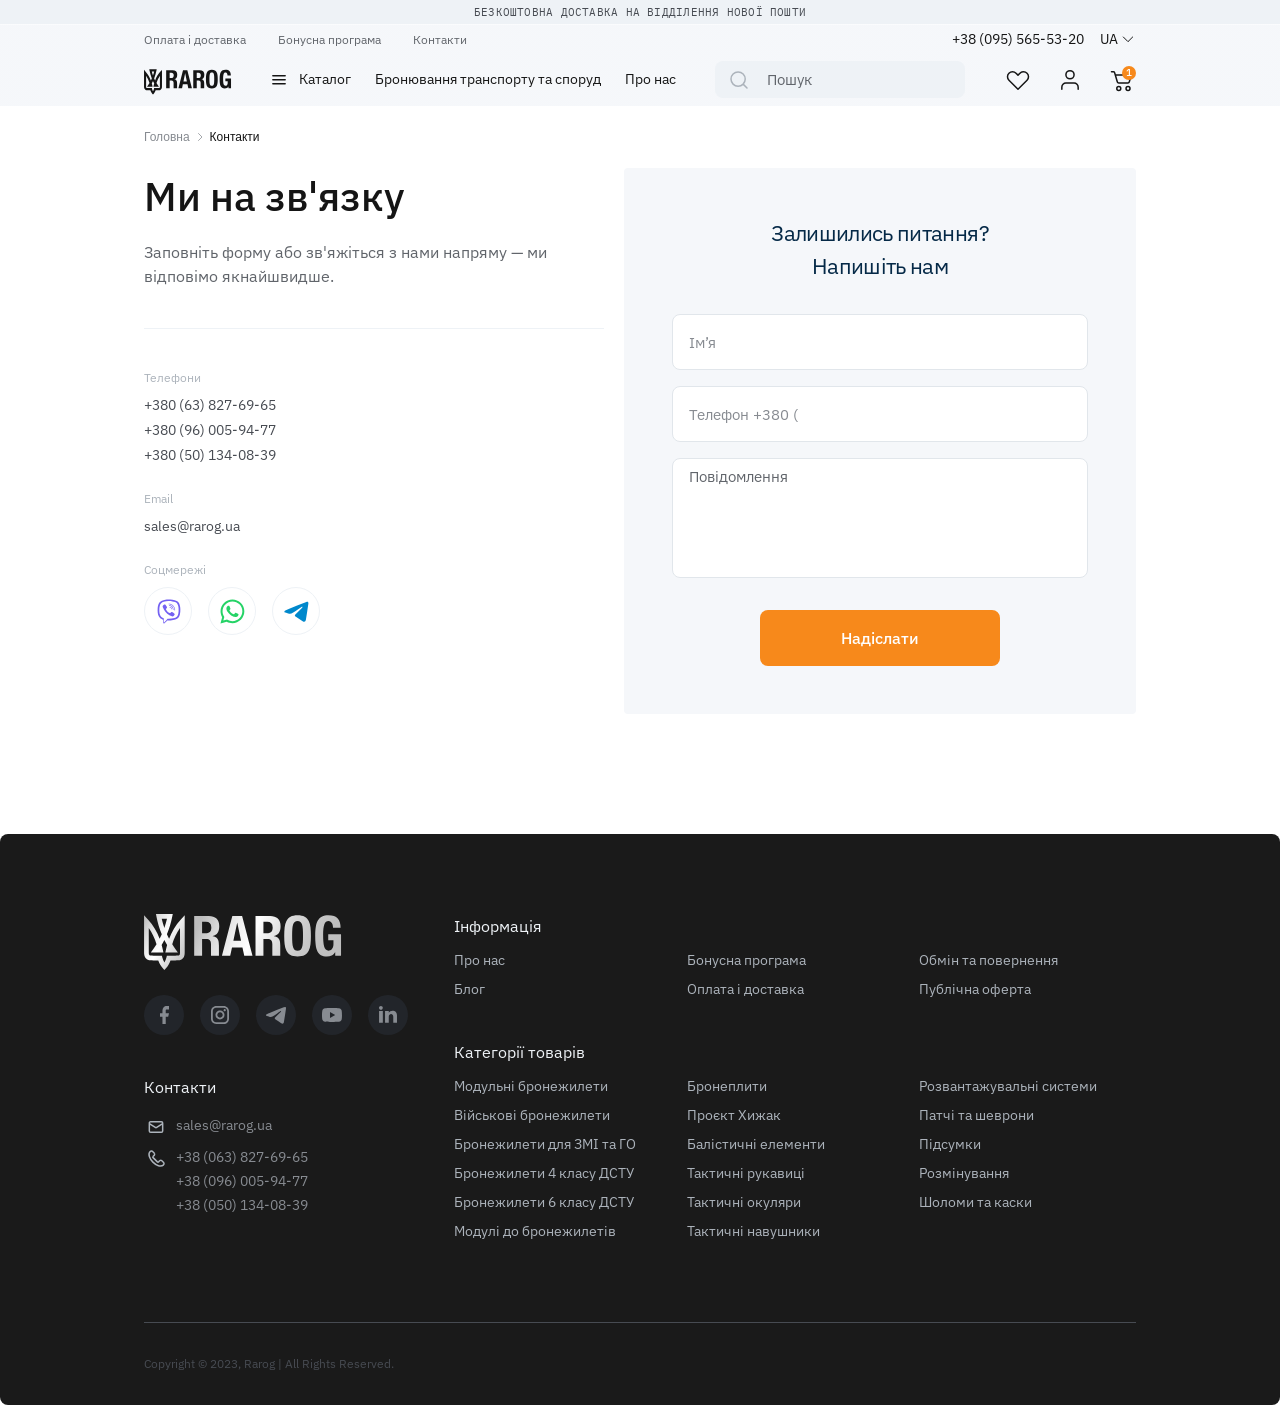
<file: contacts.html>
<!DOCTYPE html>
<html lang="uk">
<head>
    <meta charset="UTF-8">
    <meta name="viewport" content="width=device-width, initial-scale=1.0">  
    <title>Title</title>
    <link rel="preconnect" href="https://fonts.googleapis.com">
    <link rel="preconnect" href="https://fonts.gstatic.com" crossorigin>
    <link href="https://fonts.googleapis.com/css2?family=IBM+Plex+Mono:ital,wght@0,100;0,200;0,300;0,400;0,500;0,600;0,700;1,100;1,200;1,300;1,400;1,500;1,600;1,700&family=IBM+Plex+Sans:ital,wght@0,100..700;1,100..700&display=swap" rel="stylesheet">
    <link rel="stylesheet" href="https://cdn.jsdelivr.net/npm/swiper@11/swiper-bundle.min.css"/>
    <link rel="stylesheet" href="css/style.css">
</head>
<body class="body"> 
    <header class="header">
        <div class="header__free">
            <div class="container">
                <div class="header__free-inner">
                    <p class="header__free-title">Безкоштовна доставка на відділення Нової Пошти</p>
                </div>
            </div>
        </div>
        <div class="header__end">
            <div class="container">
                <div class="header__inner">
                    <div class="header__top">
                        <ul class="header__top-menu">
                            <li>
                                <a href="#">Оплата і доставка</a>
                            </li>
                            <li>
                                <a href="#">Бонусна програма</a>
                            </li>
                            <li>
                                <a href="#">Контакти</a>
                            </li>
                        </ul>
                        <div class="header__top-info">
                            <a class="header__top-tel" href="tel:+380955655320">+38 (095) 565-53-20</a>
                            <div class="header__lang">
                                <span class="header__lang-selected">UA</span>
                                <div class="header__lang-content">
                                    <span class="header__lang-item">EN</span>
                                </div>
                            </div>
                        </div>
                    </div>
                    <div class="header__bottom">
                        <button class="header__burger">
                            <svg width="24" height="24" viewBox="0 0 24 24" fill="none" xmlns="http://www.w3.org/2000/svg">
                                <path d="M2.75 5.75H21.25M2.75 11.75H21.25M2.75 17.75H21.25" stroke="#151515" stroke-width="1.5" stroke-linecap="round" stroke-linejoin="round"/>
                            </svg>
                            <svg width="24" height="24" viewBox="0 0 24 24" fill="none" xmlns="http://www.w3.org/2000/svg">
                                <path d="M5.70923 18.5407L18.7907 5.45927" stroke="#151515" stroke-width="1.5" stroke-linecap="round" stroke-linejoin="round"/>
                                <path d="M5.70923 5.45926L18.7907 18.5407" stroke="#151515" stroke-width="1.5" stroke-linecap="round" stroke-linejoin="round"/>
                            </svg>
                        </button>
                        <a class="header__logo" href="index.html">
                            <img src="img/logo.svg" alt="">
                        </a>

                        <div class="header__content">
                            <button class="header__menu-open">
                                <svg xmlns="http://www.w3.org/2000/svg" width="16" height="16" viewBox="0 0 16 16" fill="none">
                                    <path d="M1.83334 3.83333H14.1667M1.83334 7.83333H14.1667M1.83334 11.8333H14.1667" stroke="#151515" stroke-width="1.5" stroke-linecap="round" stroke-linejoin="round"/>
                                </svg>
                                Каталог
                            </button>
                            <nav class="header__menu">
                                <ul>
                                    <li>
                                        <a href="#">Бронювання транспорту та споруд</a>
                                    </li>
                                    <li>
                                        <a href="#">Про нас</a>
                                    </li>
                                </ul>
                            </nav>
                        </div>

                        <form class="header__search" action="#">
                            <input class="header__search-input" type="search" name="search" id="search" placeholder="Пошук" maxlength="300" required>
                            <button class="header__search-btn" type="submit">
                                <svg xmlns="http://www.w3.org/2000/svg" width="24" height="24" viewBox="0 0 24 24" fill="none">
                                    <path d="M20 20L16.1333 16.1333M18.2222 11.1111C18.2222 15.0385 15.0385 18.2222 11.1111 18.2222C7.18375 18.2222 4 15.0385 4 11.1111C4 7.18375 7.18375 4 11.1111 4C15.0385 4 18.2222 7.18375 18.2222 11.1111Z" stroke="#ACB3BB" stroke-width="1.5" stroke-linecap="round" stroke-linejoin="round"/>
                                </svg>
                            </button>
                        </form>

                        <div class="header__user">
                            <div class="header__lang header__lang--mob">
                                <span class="header__lang-selected">UA</span>
                                <div class="header__lang-content">
                                    <span class="header__lang-item">EN</span>
                                </div>
                            </div>
                            <button class="header__search-open" type="button">
                                <svg xmlns="http://www.w3.org/2000/svg" width="24" height="24" viewBox="0 0 24 24" fill="none">
                                    <path d="M20 20L16.1333 16.1333M18.2222 11.1111C18.2222 15.0385 15.0385 18.2222 11.1111 18.2222C7.18375 18.2222 4 15.0385 4 11.1111C4 7.18375 7.18375 4 11.1111 4C15.0385 4 18.2222 7.18375 18.2222 11.1111Z" stroke="#151515" stroke-width="1.5" stroke-linecap="round" stroke-linejoin="round"/>
                                </svg>
                            </button>
                            <button class="header__user-btn">
                                <svg xmlns="http://www.w3.org/2000/svg" width="28" height="28" viewBox="0 0 28 28" fill="none">
                                    <path d="M23.0352 14.2259C24.9879 12.2811 24.9879 9.12807 23.0352 7.18332C21.0826 5.23857 17.9167 5.23857 15.964 7.18332L13.9998 9.13954L12.0355 7.18326C10.0829 5.23851 6.91694 5.23851 4.96426 7.18326C3.01159 9.12801 3.01159 12.2811 4.96426 14.2258L13.9997 23.2247L23.0352 14.2259Z" stroke="#151515" stroke-width="1.5" stroke-linecap="round" stroke-linejoin="round"/>
                                </svg>
                            </button>
                            <button class="header__user-btn">
                                <svg xmlns="http://www.w3.org/2000/svg" width="28" height="28" viewBox="0 0 28 28" fill="none">
                                    <path d="M22.1667 23.3334V21.2593C22.1667 20.1591 21.7365 19.104 20.9707 18.3261C20.205 17.5482 19.1663 17.1111 18.0834 17.1111H9.91671C8.83374 17.1111 7.79513 17.5482 7.02935 18.3261C6.26358 19.104 5.83337 20.1591 5.83337 21.2593V23.3334M18.0834 8.75C18.0834 11.0052 16.2552 12.8333 14 12.8333C11.7449 12.8333 9.91671 11.0052 9.91671 8.75C9.91671 6.49484 11.7449 4.66667 14 4.66667C16.2552 4.66667 18.0834 6.49484 18.0834 8.75Z" stroke="#151515" stroke-width="1.5" stroke-linecap="round" stroke-linejoin="round"/>
                                </svg>
                            </button>
                            <button class="header__user-btn header__user-cart">
                                <svg xmlns="http://www.w3.org/2000/svg" width="28" height="28" viewBox="0 0 28 28" fill="none">
                                    <path d="M3.5 5.70836H5.34167C5.92932 5.70836 6.44646 6.09357 6.611 6.65388L7.29745 8.99142M7.29745 8.99142L9.36122 16.0191C9.52576 16.5794 10.0429 16.9646 10.6306 16.9646H19.9829C20.5694 16.9646 21.0859 16.5808 21.2514 16.0219L23.3333 8.99142H7.29745ZM12.7556 22.4052C12.7556 23.4931 11.8676 24.375 10.7722 24.375C9.67686 24.375 8.78889 23.4931 8.78889 22.4052C8.78889 21.3173 9.67686 20.4353 10.7722 20.4353C11.8676 20.4353 12.7556 21.3173 12.7556 22.4052ZM22.0111 22.4052C22.0111 23.4931 21.1231 24.375 20.0278 24.375C18.9324 24.375 18.0444 23.4931 18.0444 22.4052C18.0444 21.3173 18.9324 20.4353 20.0278 20.4353C21.1231 20.4353 22.0111 21.3173 22.0111 22.4052Z" stroke="#151515" stroke-width="1.5" stroke-linecap="round" stroke-linejoin="round"/>
                                </svg>
                                <span>1</span>
                            </button>
                        </div>
                    </div>
                </div>
            </div>
        </div>
        <div class="mega-menu">
            <div class="container">
                <div class="mega-menu__inner">
                    <ul class="mega-menu__menu">
                        <li class="menu-item-has-children">
                            <a href="#">Бронежилети <span></span></a>
                            <ul class="sub-menu">
                                <li>
                                    <a href="#">Модульні бронежилети</a>
                                </li>
                                <li>
                                    <a href="#">Військові бронежилети</a>
                                </li>
                                <li>
                                    <a href="#">Бронежилети для ЗМІ та ГО</a>
                                </li>
                                <li>
                                    <a href="#">Бронежилети для поліції</a>
                                </li>
                                <li>
                                    <a href="#">Бронежилети для  цивільних</a>
                                </li>
                                <li>
                                    <a href="#">Бронежилети 4 класу ДСТУ</a>
                                </li>
                                <li>
                                    <a href="#">Бронежилети 6 класу ДСТУ</a>
                                </li>
                                <li>
                                    <a href="#">Модулі до бронежилетів</a>
                                </li>
                            </ul>
                        </li>
                        <li>
                            <a href="#">Плитоноски</a>
                        </li>
                        <li>
                            <a href="#">Модулі до бронежилетів</a>
                        </li>
                        <li>
                            <a href="#">Бронеплити</a>
                        </li>
                        <li>
                            <a href="#">Балістичні пакети</a>
                        </li>
                        <li class="menu-item-has-children">
                            <a href="#">Підсумки<span></span></a>
                            <ul class="sub-menu">
                                <li>
                                    <a href="#">Модульні бронежилети</a>
                                </li>
                                <li>
                                    <a href="#">Військові бронежилети</a>
                                </li>
                                <li>
                                    <a href="#">Бронежилети для ЗМІ та ГО</a>
                                </li>
                                <li>
                                    <a href="#">Бронежилети для поліції</a>
                                </li>
                                <li>
                                    <a href="#">Бронежилети для  цивільних</a>
                                </li>
                                <li>
                                    <a href="#">Бронежилети 4 класу ДСТУ</a>
                                </li>
                                <li>
                                    <a href="#">Бронежилети 6 класу ДСТУ</a>
                                </li>
                                <li>
                                    <a href="#">Модулі до бронежилетів</a>
                                </li>
                            </ul>
                        </li>
                        <li>
                            <a href="#">Шоломи та каски</a>
                        </li>
                        <li class="menu-item-has-children">
                            <a href="#">Окуляри, рукавички та навушники<span></span></a>
                            <ul class="sub-menu">
                                <li>
                                    <a href="#">Модульні бронежилети</a>
                                </li>
                                <li>
                                    <a href="#">Військові бронежилети</a>
                                </li>
                                <li>
                                    <a href="#">Бронежилети для ЗМІ та ГО</a>
                                </li>
                                <li>
                                    <a href="#">Бронежилети для поліції</a>
                                </li>
                                <li>
                                    <a href="#">Бронежилети для  цивільних</a>
                                </li>
                                <li>
                                    <a href="#">Бронежилети 4 класу ДСТУ</a>
                                </li>
                                <li>
                                    <a href="#">Бронежилети 6 класу ДСТУ</a>
                                </li>
                                <li>
                                    <a href="#">Модулі до бронежилетів</a>
                                </li>
                            </ul>
                        </li>
                        <li>
                            <a href="#">Тактичні засоби маскування</a>
                        </li>
                        <li>
                            <a href="#">Розмінування</a>
                        </li>
                        <li class="menu-item-has-children">
                            <a href="#">Додаткове спорядження<span></span></a>
                            <ul class="sub-menu">
                                <li>
                                    <a href="#">Модульні бронежилети</a>
                                </li>
                                <li>
                                    <a href="#">Військові бронежилети</a>
                                </li>
                                <li>
                                    <a href="#">Бронежилети для ЗМІ та ГО</a>
                                </li>
                                <li>
                                    <a href="#">Бронежилети для поліції</a>
                                </li>
                                <li>
                                    <a href="#">Бронежилети для  цивільних</a>
                                </li>
                                <li>
                                    <a href="#">Бронежилети 4 класу ДСТУ</a>
                                </li>
                                <li>
                                    <a href="#">Бронежилети 6 класу ДСТУ</a>
                                </li>
                                <li>
                                    <a href="#">Модулі до бронежилетів</a>
                                </li>
                            </ul>
                        </li>
                        <li>
                            <a href="#">Рюксази та сумки</a>
                        </li>
                        <li>
                            <a href="#">Спорядження для ПКМ</a>
                        </li>
                    </ul>
                    <div class="mega-menu__image">
                        <img src="img/mega-menu.png" alt="">
                    </div>
                </div>
            </div>
        </div>
        <div class="mobile-menu">
            <div class="mobile-menu__inner">
                <ul class="mobile-menu__nav">
                    <li class="mobile-menu__has-children mobile-menu__has-children--root">
                        <button class="mobile-menu__acc" type="button">
                            Категорії товарів
                            <span class="mobile-menu__chevron"></span>
                        </button>
                        <div class="mobile-menu__collapse">
                            <ul class="mobile-menu__catalog">
                                <li class="mobile-menu__has-children">
                                    <button class="mobile-menu__acc" type="button">
                                        Бронежилети
                                        <span class="mobile-menu__chevron"></span>
                                    </button>
                                    <div class="mobile-menu__collapse">
                                        <ul class="mobile-menu__sub">
                                            <li><a href="#">Всі бронежилети</a></li>
                                            <li><a href="#">Військові бронежилети</a></li>
                                            <li><a href="#">Модульні бронежилети</a></li>
                                            <li><a href="#">Жіночі бронежилети</a></li>
                                            <li><a href="#">Бронежилети для цивільних</a></li>
                                            <li><a href="#">Бронежилети для поліції</a></li>
                                            <li><a href="#">Бронежилети для ЗМІ та ГО</a></li>
                                            <li><a href="#">Бронежилети 4 класу ДСТУ</a></li>
                                            <li><a href="#">Бронежилети 6 класу ДСТУ</a></li>
                                        </ul>
                                    </div>
                                </li>
                                <li><a href="#">Плитоноски</a></li>
                                <li><a href="#">Модулі до бронежилетів</a></li>
                                <li><a href="#">Бронеплити</a></li>
                                <li><a href="#">Балістичні пакети</a></li>
                                <li class="mobile-menu__has-children">
                                    <button class="mobile-menu__acc" type="button">
                                        Підсумки
                                        <span class="mobile-menu__chevron"></span>
                                    </button>
                                    <div class="mobile-menu__collapse">
                                        <ul class="mobile-menu__sub">
                                            <li><a href="#">Підсумки для магазинів</a></li>
                                            <li><a href="#">Підсумки для гранат</a></li>
                                            <li><a href="#">Підсумки під аптечку</a></li>
                                            <li><a href="#">Підсумки скидні</a></li>
                                            <li><a href="#">Універсальні підсумки</a></li>
                                        </ul>
                                    </div>
                                </li>
                                <li><a href="#">Шоломи та каски</a></li>
                                <li class="mobile-menu__has-children">
                                    <button class="mobile-menu__acc" type="button">
                                        Окуляри, рукавички та навушники
                                        <span class="mobile-menu__chevron"></span>
                                    </button>
                                    <div class="mobile-menu__collapse">
                                        <ul class="mobile-menu__sub">
                                            <li><a href="#">Тактичні окуляри</a></li>
                                            <li><a href="#">Тактичні рукавички</a></li>
                                            <li><a href="#">Активні навушники</a></li>
                                        </ul>
                                    </div>
                                </li>
                                <li><a href="#">Тактичні засоби маскування</a></li>
                                <li><a href="#">Розмінування</a></li>
                                <li class="mobile-menu__has-children">
                                    <button class="mobile-menu__acc" type="button">
                                        Додаткове спорядження
                                        <span class="mobile-menu__chevron"></span>
                                    </button>
                                    <div class="mobile-menu__collapse">
                                        <ul class="mobile-menu__sub">
                                            <li><a href="#">Ремені та пояси</a></li>
                                            <li><a href="#">Наколінники та налокітники</a></li>
                                            <li><a href="#">Тактичні аксесуари</a></li>
                                        </ul>
                                    </div>
                                </li>
                                <li><a href="#">Рюкзаки та сумки</a></li>
                                <li><a href="#">Спорядження для ПКМ</a></li>
                            </ul>
                        </div>
                    </li>
                    <li><a href="#">Оплата і доставка</a></li>
                    <li><a href="#">Про нас</a></li>
                    <li><a href="#">Контакти</a></li>
                    <li><a href="#">Бонусна програма</a></li>
                    <li><a href="#">Вхід / Реєстрація</a></li>
                </ul>
                <div class="mobile-menu__contacts">
                    <div class="mobile-menu__tels">
                        <a href="tel:+380638276965">+38 (063) 827-69-65</a>
                        <a href="tel:+380960059477">+38 (096) 005-94-77</a>
                        <a href="tel:+380501340839">+38 (050) 134-08-39</a>
                    </div>
                    <div class="mobile-menu__mess">
                        <span class="mobile-menu__mess-title">Написати в месенджер:</span>
                        <div class="mobile-menu__mess-list">
                            <a class="mobile-menu__mess-link mobile-menu__mess-link--wa" href="#" target="_blank" aria-label="WhatsApp">
                                <svg xmlns="http://www.w3.org/2000/svg" width="29" height="29" viewBox="0 0 29 29" fill="none"><path d="M14.4489 2.3999C7.89694 2.3999 2.55694 7.7399 2.55694 14.2919C2.55694 16.3919 3.10894 18.4319 4.14094 20.2319L2.46094 26.3999L8.76094 24.7439C10.5009 25.6919 12.4569 26.1959 14.4489 26.1959C21.0009 26.1959 26.3409 20.8559 26.3409 14.3039C26.3409 11.1239 25.1049 8.1359 22.8609 5.8919C20.6169 3.6359 17.6289 2.3999 14.4489 2.3999ZM14.4609 4.4039C17.1009 4.4039 19.5729 5.4359 21.4449 7.3079C23.3049 9.1799 24.3369 11.6639 24.3369 14.3039C24.3369 19.7519 19.8969 24.1799 14.4489 24.1799C12.6729 24.1799 10.9329 23.7119 9.42094 22.7999L9.06094 22.5959L5.31694 23.5799L6.31294 19.9319L6.07294 19.5479C5.08894 17.9999 4.56094 16.1639 4.56094 14.2919C4.57294 8.8439 9.00094 4.4039 14.4609 4.4039ZM10.2369 8.7959C10.0449 8.7959 9.72094 8.8679 9.44494 9.1679C9.18094 9.4679 8.40094 10.1999 8.40094 11.6519C8.40094 13.1159 9.46894 14.5199 9.60094 14.7239C9.76894 14.9279 11.7129 17.9279 14.7009 19.1999C15.4089 19.5239 15.9609 19.7039 16.3929 19.8359C17.1009 20.0639 17.7489 20.0279 18.2649 19.9559C18.8409 19.8719 20.0169 19.2359 20.2689 18.5399C20.5209 17.8439 20.5209 17.2559 20.4489 17.1239C20.3649 17.0039 20.1729 16.9319 19.8729 16.7999C19.5729 16.6319 18.1089 15.9119 17.8449 15.8159C17.5689 15.7199 17.4009 15.6719 17.1729 15.9599C16.9809 16.2599 16.4049 16.9319 16.2369 17.1239C16.0569 17.3279 15.8889 17.3519 15.6009 17.2079C15.2889 17.0519 14.3289 16.7399 13.2009 15.7319C12.3129 14.9399 11.7249 13.9679 11.5449 13.6679C11.4009 13.3799 11.5329 13.1999 11.6769 13.0679C11.8089 12.9359 12.0009 12.7199 12.1209 12.5399C12.2769 12.3719 12.3249 12.2399 12.4209 12.0479C12.5169 11.8439 12.4689 11.6759 12.3969 11.5319C12.3249 11.3999 11.7249 9.9119 11.4729 9.3239C11.2329 8.7479 10.9929 8.8199 10.8009 8.8079C10.6329 8.8079 10.4409 8.7959 10.2369 8.7959Z" fill="#25D366"/></svg>
                            </a>
                            <a class="mobile-menu__mess-link mobile-menu__mess-link--tg" href="#" target="_blank" aria-label="Telegram">
                                <svg xmlns="http://www.w3.org/2000/svg" width="29" height="29" viewBox="0 0 29 29" fill="none"><path d="M26.3964 6.4729C26.446 5.07873 25.9692 4.63948 24.8441 4.84956C24.4551 4.92213 24.0775 5.05963 23.7037 5.19714C17.9407 7.26738 12.3379 9.73485 6.69701 12.1107C5.56806 12.5843 4.43911 13.0541 3.32161 13.5583C2.84867 13.7722 2.36047 14.0625 2.40243 14.6851C2.44057 15.2771 2.94783 15.4567 3.42077 15.6094C4.35139 15.915 5.30871 16.1442 6.21644 16.4994C7.87936 17.1526 9.36682 16.9081 10.8047 15.873C12.4447 14.6965 14.1343 13.585 15.8049 12.4506C17.0444 11.6065 18.2878 10.7662 19.535 9.93729C19.8058 9.75777 20.1414 9.46748 20.4237 9.83416C20.6945 10.1856 20.3398 10.4491 20.1224 10.6936C19.9812 10.854 19.821 10.9991 19.6685 11.1481C17.6394 13.1458 15.6027 15.1358 13.5889 17.1487C12.5096 18.2297 12.6049 18.9363 13.8941 19.7957C16.1367 21.2854 18.387 22.7674 20.6411 24.2418C22.3002 25.3266 23.5588 24.8109 23.8944 22.8591C24.3483 20.2044 24.7564 17.5383 25.1607 14.8723C25.5993 11.9999 26.0112 9.11608 26.3964 6.4729Z" fill="#0088CC"/></svg>
                            </a>
                            <a class="mobile-menu__mess-link mobile-menu__mess-link--vb" href="#" target="_blank" aria-label="Viber">
                                <svg xmlns="http://www.w3.org/2000/svg" width="29" height="29" viewBox="0 0 29 29" fill="none"><path d="M11.5993 4.29193L11.8237 5.20109C10.9391 5.41972 10.0924 5.77026 9.31217 6.24093L8.83202 5.4369C9.69087 4.91679 10.624 4.5307 11.5993 4.29193ZM16.4007 4.29193L16.1763 5.20109C17.0609 5.41972 17.9076 5.77026 18.6878 6.24093L19.1737 5.4369C18.3126 4.91725 17.3776 4.5312 16.4007 4.29193ZM5.43689 8.82918C4.91727 9.68929 4.53121 10.6233 4.29192 11.5993L5.20108 11.8237C5.41971 10.9391 5.77025 10.0924 6.24092 9.31217L5.43689 8.82918ZM4.93685 14C4.93679 13.5454 4.97098 13.0914 5.03914 12.642L4.11293 12.4999C3.96236 13.4933 3.96236 14.5038 4.11293 15.4973L5.03914 15.358C4.97108 14.9086 4.93689 14.4546 4.93685 14ZM19.168 22.5603L18.6878 21.7591C17.9088 22.2302 17.063 22.5808 16.1791 22.7989L16.4036 23.7081C17.3776 23.467 18.3096 23.08 19.168 22.5603ZM23.0631 14C23.0631 14.4546 23.0289 14.9086 22.9609 15.358L23.8871 15.4973C24.0376 14.5038 24.0376 13.4933 23.8871 12.4999L22.9609 12.642C23.029 13.0914 23.0632 13.5454 23.0631 14ZM23.7081 16.3979L22.7989 16.1734C22.5808 17.0591 22.2302 17.9068 21.7591 18.6878L22.5631 19.1708C23.0832 18.3099 23.4693 17.3749 23.7081 16.3979ZM15.3581 22.9609C14.4578 23.0972 13.5422 23.0972 12.6419 22.9609L12.5027 23.8871C13.4952 24.0376 14.5048 24.0376 15.4973 23.8871L15.3581 22.9609ZM21.296 19.3754C20.756 20.1077 20.1085 20.7542 19.3754 21.2931L19.9322 22.0489C20.7397 21.4544 21.454 20.743 22.0517 19.9379L21.296 19.3754ZM19.3754 6.70403C20.1085 7.24399 20.756 7.89147 21.296 8.62462L22.0517 8.06208C21.4562 7.25629 20.7437 6.54386 19.9379 5.9483L19.3754 6.70403ZM6.70403 8.62462C7.24398 7.89147 7.89147 7.24399 8.62462 6.70403L8.06208 5.9483C7.25629 6.54386 6.54385 7.25629 5.94829 8.06208L6.70403 8.62462ZM22.5631 8.82918L21.7591 9.31217C22.2302 10.0912 22.5808 10.937 22.7989 11.8209L23.7081 11.5964C23.4688 10.6213 23.0827 9.68829 22.5631 8.82918ZM12.6419 5.03915C13.5422 4.90276 14.4578 4.90276 15.3581 5.03915L15.4973 4.11294C14.5048 3.96235 13.4952 3.96235 12.5027 4.11294L12.6419 5.03915ZM7.18417 22.2989L5.24938 22.7478L5.70111 20.813L4.78912 20.5999L4.33738 22.5347C4.30912 22.6546 4.30478 22.779 4.32462 22.9006C4.34445 23.0223 4.38808 23.1388 4.45299 23.2436C4.5179 23.3483 4.60283 23.4392 4.70292 23.5111C4.80301 23.5831 4.9163 23.6345 5.03629 23.6626C5.17663 23.6939 5.32212 23.6939 5.46246 23.6626L7.39726 23.2166L7.18417 22.2989ZM4.98231 19.7646L5.89715 19.9748L6.20967 18.6338C5.75329 17.8683 5.41336 17.0391 5.20108 16.1734L4.29192 16.3979C4.49642 17.2265 4.80576 18.0256 5.21244 18.7759L4.98231 19.7646ZM9.35762 21.7932L8.01662 22.1057L8.2297 23.0205L9.21557 22.7904C9.96532 23.1983 10.7646 23.5077 11.5936 23.7109L11.818 22.8018C10.9551 22.5867 10.1288 22.2449 9.36615 21.7875L9.35762 21.7932ZM14 5.87443C9.51104 5.87727 5.87726 9.51673 5.87726 14.0028C5.87974 15.5308 6.31194 17.0273 7.12451 18.3213L6.3432 21.6568L9.67583 20.8755C13.4744 23.2649 18.4918 22.1256 20.8812 18.3298C23.2705 14.5341 22.1341 9.51673 18.3384 7.12452C17.0389 6.30736 15.535 5.87402 14 5.87443Z" fill="#3A76F0"/></svg>
                            </a>
                        </div>
                    </div>
                </div>
            </div>
        </div>
    </header>

    <main class="main">
        <section class="contacts">
            <div class="container">
                <ul class="breadcrumps">
                    <li>
                        <a href="#">Головна</a>
                    </li>
                    <li>
                        <a href="#">Контакти</a>
                    </li>
                </ul>
                <div class="contacts__inner">
                    <div class="contacts__content">
                        <h1 class="contacts__title">Ми на зв'язку</h1>
                        <p class="contacts__descr">Заповніть форму або зв'яжіться з нами напряму — ми відповімо якнайшвидше.</p>
                        <div class="contacts__box">
                            <div class="contacts__block">
                                <h4 class="contacts__name">Телефони</h4>
                                <a class="contacts__link" href="tel:+380638276965">+380 (63) 827-69-65</a>
                                <a class="contacts__link" href="tel:+380960059477">+380 (96) 005-94-77</a>
                                <a class="contacts__link" href="tel:+380501340839">+380 (50) 134-08-39</a>
                            </div>
                            <div class="contacts__block">
                                <h4 class="contacts__name">Email</h4>
                                <a class="contacts__link" href="mailto:sales@rarog.ua">sales@rarog.ua</a>
                            </div>
                            <div class="contacts__block">
                                <h4 class="contacts__name">Соцмережі</h4>
                                <div class="contacts__socials">
                                    <a class="contacts__socials-link" target="_blank" href="#">
                                        <svg width="29" height="29" viewBox="0 0 29 29" fill="none" xmlns="http://www.w3.org/2000/svg">
                                            <path d="M18.4447 19.4589C18.4019 19.4469 18.3537 19.4348 18.302 19.4219C18.1727 19.3896 18.0216 19.3518 17.8777 19.2949C14.4471 17.9264 11.607 15.8596 9.87297 12.4993C9.50332 11.7823 9.1633 11.0484 8.82475 10.3176L8.77162 10.2029C8.49043 9.59835 8.62634 9.05002 9.02001 8.53919C9.34339 8.11739 9.75112 7.78933 10.2104 7.53626C10.6931 7.27381 11.0962 7.33942 11.4289 7.77996C11.9163 8.41733 12.3897 9.06877 12.8349 9.73427C13.2239 10.3201 13.1348 10.8028 12.5771 11.2199C11.7945 11.8057 11.7992 12.0307 12.1788 12.8602C12.9005 14.4396 14.0159 15.5925 15.7171 16.1033C16.0827 16.2111 16.3639 16.1174 16.6076 15.8175C16.6614 15.7496 16.7153 15.6829 16.7691 15.6162C16.823 15.5494 16.8771 15.4824 16.931 15.4144C17.2497 15.0207 17.6996 14.8942 18.1401 15.1238C18.9931 15.5738 19.7757 16.1268 20.4693 16.7969C20.6709 16.9891 20.7177 17.2375 20.6615 17.5093C20.5115 18.2685 19.4383 19.3043 18.6791 19.4214C18.6296 19.4379 18.5802 19.4435 18.4861 19.4542L18.4447 19.4589Z" fill="#7360F2"/>
                                            <path d="M21.0792 13.2026V12.9448C21.0839 12.9448 21.0886 12.9448 21.0933 12.9401C21.0807 12.8315 21.0702 12.7223 21.0597 12.6129C21.039 12.3968 21.0182 12.18 20.9808 11.9653C20.5965 9.71106 19.4342 8.05201 17.2784 7.16156C16.5051 6.84287 15.6897 6.70696 14.8554 6.70227C14.6586 6.70227 14.5321 6.78663 14.5227 6.98347C14.5133 7.1803 14.6305 7.28341 14.8226 7.30215C14.8976 7.31018 14.974 7.3121 15.0502 7.31401C15.1075 7.31544 15.1647 7.31688 15.221 7.3209C16.5145 7.41463 17.6768 7.83174 18.6469 8.70813C19.7107 9.66419 20.2403 10.8968 20.4137 12.2981C20.4385 12.4799 20.4471 12.6633 20.4557 12.8464C20.4617 12.9749 20.4678 13.1032 20.4793 13.2307C20.4981 13.4228 20.6059 13.5306 20.8074 13.5166C20.9949 13.5025 21.0792 13.3853 21.0792 13.2026Z" fill="#7360F2"/>
                                            <path d="M19.4827 12.3498V12.5842C19.478 12.781 19.3795 12.8982 19.1827 12.8982C18.9859 12.8982 18.8921 12.7763 18.8781 12.5842C18.8711 12.4932 18.8666 12.4023 18.8621 12.3116C18.8516 12.0985 18.8411 11.8868 18.7984 11.6796C18.5032 10.2268 17.4627 9.24262 15.963 8.96611C15.8115 8.93856 15.6575 8.9186 15.5046 8.8988C15.4495 8.89166 15.3943 8.88451 15.3397 8.87706C15.1429 8.85363 15.0445 8.74115 15.0632 8.54432C15.0819 8.34279 15.2132 8.25843 15.4053 8.27718C17.5518 8.44121 19.0609 9.68784 19.417 11.6562C19.445 11.8085 19.4606 11.9628 19.4761 12.1164C19.484 12.1945 19.4919 12.2724 19.5014 12.3498H19.4827Z" fill="#7360F2"/>
                                            <path d="M17.9303 12.0406C17.8553 10.8268 17.2461 9.99258 15.8682 9.89885C15.6573 9.89885 15.5261 10.002 15.5214 10.1847C15.5074 10.3628 15.6292 10.48 15.8448 10.5034C16.7821 10.6065 17.1758 10.9721 17.3117 11.8672C17.3211 11.9375 17.3258 12.0078 17.3304 12.0781C17.3492 12.275 17.457 12.3874 17.6491 12.3734C17.8413 12.3593 17.9397 12.2328 17.9303 12.0406Z" fill="#7360F2"/>
                                            <path fill-rule="evenodd" clip-rule="evenodd" d="M13.7165 2.40002H15.7786C15.8406 2.40457 15.9032 2.4096 15.9659 2.41464C16.0972 2.4252 16.2298 2.43587 16.3597 2.4422C17.8453 2.50782 19.3122 2.70934 20.737 3.15456C21.6321 3.43576 22.4944 3.79663 23.2724 4.3309C24.5518 5.20729 25.2548 6.48204 25.7141 7.91613C26.1406 9.2565 26.314 10.6437 26.3468 12.045C26.389 13.8915 26.3187 15.7334 25.8922 17.5377C25.3064 20.0263 23.8582 21.7837 21.3884 22.6133C19.8887 23.1194 18.3374 23.41 16.7581 23.4803C15.9343 23.5171 15.1083 23.5061 14.2832 23.4951C13.9535 23.4907 13.6238 23.4863 13.2947 23.485C13.1494 23.485 13.051 23.5084 12.9525 23.6256C12.5813 24.0526 12.2038 24.4775 11.827 24.9018C11.6332 25.12 11.4392 25.3384 11.2466 25.5564C10.9467 25.8939 10.6421 26.2313 10.2062 26.4H9.78442C9.32045 26.2266 9.15642 25.8517 9.11892 25.3971C9.10955 25.2706 9.10486 25.1487 9.10486 25.0222C9.10486 24.8882 9.10468 24.7541 9.10449 24.6199C9.10374 24.0824 9.10299 23.5432 9.11424 23.0069C9.11892 22.8148 9.05331 22.7445 8.87522 22.6883C7.16462 22.1634 5.81488 21.1698 4.91037 19.6045C4.22613 18.4235 3.89807 17.13 3.73872 15.7849C3.56063 14.3086 3.57938 12.823 3.65437 11.342C3.71998 10.1001 3.89807 8.87689 4.30111 7.69118C4.91974 5.85404 6.04452 4.46681 7.85355 3.6654C9.40012 2.98116 11.0264 2.64841 12.6948 2.49376C12.8658 2.47736 13.0356 2.46213 13.2055 2.4469C13.3753 2.43167 13.5454 2.41642 13.7165 2.40002ZM9.77504 23.2975H9.7563V25.0315C9.7563 25.1487 9.7563 25.2659 9.77504 25.383C9.81254 25.6267 9.97188 25.6924 10.1734 25.5518C10.2484 25.4955 10.314 25.4299 10.3749 25.3596C10.6865 24.9991 10.998 24.6381 11.3097 24.2769C11.9825 23.4974 12.6565 22.7165 13.3322 21.9384C13.4025 21.8587 13.5337 21.7837 13.6368 21.7884C15.9238 21.9009 18.1781 21.69 20.3761 21.0433C20.8963 20.8886 21.4118 20.673 21.8711 20.3965C23.2724 19.5482 23.9801 18.2172 24.2941 16.6613C24.6221 15.0304 24.6878 13.376 24.6128 11.717C24.5518 10.4328 24.3456 9.17214 23.8817 7.96769C23.3568 6.61326 22.4523 5.64783 21.0885 5.11824C20.2261 4.78081 19.3497 4.49493 18.4359 4.38245C17.3626 4.25123 16.28 4.15749 15.1974 4.11531C13.3462 4.04033 11.5185 4.23248 9.74224 4.79487C7.74107 5.42287 6.40539 6.707 5.81957 8.74097C5.53369 9.73922 5.39309 10.7562 5.36028 11.7873L5.35654 11.9009C5.30601 13.433 5.2555 14.9647 5.56649 16.4785C6.03984 18.7937 7.29584 20.4387 9.62507 21.137C9.76098 21.1792 9.78442 21.2495 9.78442 21.3713C9.77504 22.0134 9.77504 22.6554 9.77504 23.2975Z" fill="#7360F2"/>
                                        </svg>
                                    </a>
                                    <a class="contacts__socials-link" target="_blank" href="#">
                                        <svg width="29" height="29" viewBox="0 0 29 29" fill="none" xmlns="http://www.w3.org/2000/svg">
                                            <path d="M14.4489 2.40002C7.89694 2.40002 2.55694 7.74002 2.55694 14.292C2.55694 16.392 3.10894 18.432 4.14094 20.232L2.46094 26.4L8.76094 24.744C10.5009 25.692 12.4569 26.196 14.4489 26.196C21.0009 26.196 26.3409 20.856 26.3409 14.304C26.3409 11.124 25.1049 8.13602 22.8609 5.89202C20.6169 3.63602 17.6289 2.40002 14.4489 2.40002ZM14.4609 4.40402C17.1009 4.40402 19.5729 5.43602 21.4449 7.30802C23.3049 9.18002 24.3369 11.664 24.3369 14.304C24.3369 19.752 19.8969 24.18 14.4489 24.18C12.6729 24.18 10.9329 23.712 9.42094 22.8L9.06094 22.596L5.31694 23.58L6.31294 19.932L6.07294 19.548C5.08894 18 4.56094 16.164 4.56094 14.292C4.57294 8.84402 9.00094 4.40402 14.4609 4.40402ZM10.2369 8.79602C10.0449 8.79602 9.72094 8.86802 9.44494 9.16802C9.18094 9.46802 8.40094 10.2 8.40094 11.652C8.40094 13.116 9.46894 14.52 9.60094 14.724C9.76894 14.928 11.7129 17.928 14.7009 19.2C15.4089 19.524 15.9609 19.704 16.3929 19.836C17.1009 20.064 17.7489 20.028 18.2649 19.956C18.8409 19.872 20.0169 19.236 20.2689 18.54C20.5209 17.844 20.5209 17.256 20.4489 17.124C20.3649 17.004 20.1729 16.932 19.8729 16.8C19.5729 16.632 18.1089 15.912 17.8449 15.816C17.5689 15.72 17.4009 15.672 17.1729 15.96C16.9809 16.26 16.4049 16.932 16.2369 17.124C16.0569 17.328 15.8889 17.352 15.6009 17.208C15.2889 17.052 14.3289 16.74 13.2009 15.732C12.3129 14.94 11.7249 13.968 11.5449 13.668C11.4009 13.38 11.5329 13.2 11.6769 13.068C11.8089 12.936 12.0009 12.72 12.1209 12.54C12.2769 12.372 12.3249 12.24 12.4209 12.048C12.5169 11.844 12.4689 11.676 12.3969 11.532C12.3249 11.4 11.7249 9.91202 11.4729 9.32402C11.2329 8.74802 10.9929 8.82002 10.8009 8.80802C10.6329 8.80802 10.4409 8.79602 10.2369 8.79602Z" fill="#25D366"/>
                                        </svg>
                                    </a>
                                    <a class="contacts__socials-link" target="_blank" href="#">
                                        <svg width="29" height="29" viewBox="0 0 29 29" fill="none" xmlns="http://www.w3.org/2000/svg">
                                            <path d="M26.3965 6.47308C26.4461 5.07892 25.9693 4.63966 24.8442 4.84974C24.4552 4.92231 24.0776 5.05982 23.7038 5.19732C17.9408 7.26756 12.338 9.73504 6.6971 12.1108C5.56815 12.5845 4.4392 13.0543 3.3217 13.5585C2.84876 13.7724 2.36056 14.0627 2.40252 14.6853C2.44066 15.2773 2.94792 15.4568 3.42086 15.6096C4.35148 15.9152 5.3088 16.1444 6.21654 16.4996C7.87945 17.1527 9.36691 16.9083 10.8048 15.8732C12.4448 14.6967 14.1344 13.5852 15.805 12.4508C17.0445 11.6067 18.2879 10.7663 19.5351 9.93748C19.8059 9.75796 20.1415 9.46766 20.4238 9.83435C20.6945 10.1858 20.3398 10.4493 20.1224 10.6938C19.9813 10.8542 19.8211 10.9993 19.6686 11.1483C17.6395 13.146 15.6028 15.136 13.589 17.1489C12.5097 18.2299 12.605 18.9365 13.8942 19.7959C16.1368 21.2856 18.3871 22.7676 20.6412 24.242C22.3002 25.3267 23.5589 24.8111 23.8945 22.8593C24.3484 20.2046 24.7565 17.5385 25.1608 14.8724C25.5994 12.0001 26.0113 9.11626 26.3965 6.47308Z" fill="#0088CC"/>
                                        </svg>
                                    </a>
                                </div>
                            </div>
                        </div>
                    </div>
                    <form class="contacts__form" action="#">
                        <h3 class="contacts__form-title">Залишились питання? <br>Напишіть нам</h3>
                        <div class="contacts__form-box">
                            <input class="contacts__form-input" maxlength="300" name="user-name" type="text" placeholder="Ім’я" required>
                            <input class="contacts__form-input" maxlength="300" name="user-tel" type="tel" placeholder="Телефон +380 (" required>
                            <textarea class="contacts__form-textarea" name="user-message" placeholder="Повідомлення"></textarea>
                            <button class="contacts__form-btn btn">Надіслати</button>
                        </div>
                    </form>
                </div>
            </div>
        </section>

        
    </main>

    <footer class="footer">
        <div class="container">
            <div class="footer__inner">
                <div class="footer__start">
                    <div class="footer__left">
                        <div class="footer__top">
                            <a class="footer__logo" href="index.html">
                                <img src="img/footer-logo.svg" alt="">
                            </a>
                            <div class="footer__socials">
                                <a class="footer__socials-link" href="#" target="_blank">
                                    <svg xmlns="http://www.w3.org/2000/svg" width="24" height="24" viewBox="0 0 24 24" fill="none">
                                        <path d="M17 2.94238H14.5455C13.4605 2.94238 12.4199 3.41649 11.6527 4.2604C10.8856 5.10432 10.4545 6.24891 10.4545 7.44238V10.1424H8V13.7424H10.4545V20.9424H13.7273V13.7424H16.1818L17 10.1424H13.7273V7.44238C13.7273 7.20369 13.8135 6.97477 13.9669 6.80599C14.1204 6.6372 14.3285 6.54238 14.5455 6.54238H17V2.94238Z" fill="#878B91"/>
                                    </svg>
                                </a>
                                <a class="footer__socials-link" href="#" target="_blank">
                                    <svg xmlns="http://www.w3.org/2000/svg" width="24" height="24" viewBox="0 0 24 24" fill="none">
                                        <path d="M8.22 2.94238H15.78C18.66 2.94238 21 5.28238 21 8.16238V15.7224C21 17.1068 20.45 18.4345 19.4711 19.4135C18.4922 20.3924 17.1644 20.9424 15.78 20.9424H8.22C5.34 20.9424 3 18.6024 3 15.7224V8.16238C3 6.77795 3.54996 5.45023 4.5289 4.47129C5.50784 3.49235 6.83557 2.94238 8.22 2.94238ZM8.04 4.74238C7.1807 4.74238 6.35659 5.08374 5.74897 5.69136C5.14136 6.29897 4.8 7.12308 4.8 7.98238V15.9024C4.8 17.6934 6.249 19.1424 8.04 19.1424H15.96C16.8193 19.1424 17.6434 18.801 18.251 18.1934C18.8586 17.5858 19.2 16.7617 19.2 15.9024V7.98238C19.2 6.19138 17.751 4.74238 15.96 4.74238H8.04ZM16.725 6.09238C17.0234 6.09238 17.3095 6.21091 17.5205 6.42189C17.7315 6.63287 17.85 6.91901 17.85 7.21738C17.85 7.51575 17.7315 7.8019 17.5205 8.01288C17.3095 8.22386 17.0234 8.34238 16.725 8.34238C16.4266 8.34238 16.1405 8.22386 15.9295 8.01288C15.7185 7.8019 15.6 7.51575 15.6 7.21738C15.6 6.91901 15.7185 6.63287 15.9295 6.42189C16.1405 6.21091 16.4266 6.09238 16.725 6.09238ZM12 7.44238C13.1935 7.44238 14.3381 7.91649 15.182 8.7604C16.0259 9.60432 16.5 10.7489 16.5 11.9424C16.5 13.1359 16.0259 14.2804 15.182 15.1244C14.3381 15.9683 13.1935 16.4424 12 16.4424C10.8065 16.4424 9.66193 15.9683 8.81802 15.1244C7.97411 14.2804 7.5 13.1359 7.5 11.9424C7.5 10.7489 7.97411 9.60432 8.81802 8.7604C9.66193 7.91649 10.8065 7.44238 12 7.44238ZM12 9.24238C11.2839 9.24238 10.5972 9.52685 10.0908 10.0332C9.58446 10.5395 9.3 11.2263 9.3 11.9424C9.3 12.6585 9.58446 13.3452 10.0908 13.8516C10.5972 14.3579 11.2839 14.6424 12 14.6424C12.7161 14.6424 13.4028 14.3579 13.9092 13.8516C14.4155 13.3452 14.7 12.6585 14.7 11.9424C14.7 11.2263 14.4155 10.5395 13.9092 10.0332C13.4028 9.52685 12.7161 9.24238 12 9.24238Z" fill="#878B91"/>
                                    </svg>
                                </a>
                                <a class="footer__socials-link" href="#" target="_blank">
                                    <svg xmlns="http://www.w3.org/2000/svg" width="24" height="24" viewBox="0 0 24 24" fill="none">
                                        <path d="M21.9971 5.39424C22.0384 4.23244 21.6411 3.86639 20.7035 4.04146C20.3793 4.10194 20.0647 4.21652 19.7532 4.33111C14.9507 6.05631 10.2817 8.11254 5.58092 10.0924C4.64013 10.4871 3.69934 10.8786 2.76809 11.2987C2.37397 11.477 1.96714 11.7189 2.0021 12.2377C2.03389 12.7311 2.45661 12.8807 2.85072 13.008C3.62624 13.2627 4.42401 13.4537 5.18045 13.7497C6.56621 14.294 7.80577 14.0903 9.004 13.2277C10.3707 12.2473 11.7787 11.321 13.1708 10.3757C14.2038 9.67222 15.2399 8.97196 16.2792 8.28124C16.5049 8.13164 16.7846 7.88973 17.0198 8.1953C17.2455 8.48814 16.9499 8.70777 16.7687 8.91148C16.6511 9.04517 16.5176 9.16612 16.3905 9.29026C14.6996 10.955 13.0024 12.6133 11.3242 14.2908C10.4247 15.1916 10.5042 15.7804 11.5785 16.4966C13.4473 17.738 15.3226 18.973 17.201 20.2017C18.5835 21.1056 19.6324 20.6759 19.9121 19.0494C20.2903 16.8372 20.6304 14.6155 20.9673 12.3937C21.3328 10.0001 21.6761 7.59689 21.9971 5.39424Z" fill="#878B91"/>
                                    </svg>
                                </a>
                                <a class="footer__socials-link" href="#" target="_blank">
                                    <svg xmlns="http://www.w3.org/2000/svg" width="24" height="24" viewBox="0 0 24 24" fill="none">
                                        <path fill-rule="evenodd" clip-rule="evenodd" d="M19.8136 5.41769C20.6746 5.64818 21.3513 6.32483 21.5818 7.18588C21.9983 8.74498 22 11.9998 22 11.9998C22 11.9998 22 15.2547 21.5818 16.8138C21.3513 17.6749 20.6746 18.3515 19.8136 18.582C18.2545 19.0002 12 19.0002 12 19.0002C12 19.0002 5.74547 19.0002 4.18636 18.582C3.32532 18.3515 2.64867 17.6749 2.41818 16.8138C2 15.2547 2 11.9998 2 11.9998C2 11.9998 2 8.74498 2.41818 7.18588C2.64867 6.32483 3.32532 5.64818 4.18636 5.41769C5.74547 4.99951 12 4.99951 12 4.99951C12 4.99951 18.2545 4.99951 19.8136 5.41769ZM15.194 12.0001L9.99805 14.9998V9.00043L15.194 12.0001Z" fill="#878B91"/>
                                    </svg>
                                </a>
                                <a class="footer__socials-link" href="#" target="_blank">
                                    <svg xmlns="http://www.w3.org/2000/svg" width="24" height="24" viewBox="0 0 24 24" fill="none">
                                        <path d="M6.78275 4.81583C6.7825 5.31258 6.58347 5.78888 6.22943 6.13996C5.8754 6.49104 5.39537 6.68813 4.89495 6.68789C4.39452 6.68764 3.91469 6.49007 3.56101 6.13864C3.20734 5.78721 3.00878 5.3107 3.00903 4.81395C3.00928 4.3172 3.20832 3.8409 3.56235 3.48982C3.91638 3.13874 4.39641 2.94165 4.89683 2.94189C5.39726 2.94214 5.87709 3.13971 6.23077 3.49114C6.58445 3.84257 6.783 4.31908 6.78275 4.81583V4.81583ZM6.83936 8.07484H3.06564V19.7998H6.83936V8.07484ZM12.8018 8.07484H9.04698V19.7998H12.7641V13.647C12.7641 10.2194 17.2642 9.90101 17.2642 13.647V19.7998H20.9908V12.3734C20.9908 6.59517 14.3302 6.81057 12.7641 9.64815L12.8018 8.07484V8.07484Z" fill="#878B91"/>
                                    </svg>
                                </a>
                            </div>
                        </div>
                        <div class="footer__info">
                            <h2 class="footer__name">Контакти</h2>
                            <div class="footer__info-box">
                                <div class="footer__info-block">
                                    <div class="footer__info-icon">
                                        <svg xmlns="http://www.w3.org/2000/svg" width="24" height="24" viewBox="0 0 24 24" fill="none">
                                            <path d="M18.6673 8.66699L12.6873 12.467C12.4815 12.5959 12.2435 12.6643 12.0007 12.6643C11.7578 12.6643 11.5198 12.5959 11.314 12.467L5.33398 8.66699M6.66732 6.66699H17.334C18.0704 6.66699 18.6673 7.26395 18.6673 8.00033V16.0003C18.6673 16.7367 18.0704 17.3337 17.334 17.3337H6.66732C5.93094 17.3337 5.33398 16.7367 5.33398 16.0003V8.00033C5.33398 7.26395 5.93094 6.66699 6.66732 6.66699Z" stroke="#ACB3BB" stroke-width="1.5" stroke-linecap="round" stroke-linejoin="round"/>
                                        </svg>
                                    </div>
                                    <div class="footer__info-links">
                                        <a class="footer__info-link" href="mailto:sales@rarog.ua">sales@rarog.ua</a>
                                    </div>
                                </div>
                                <div class="footer__info-block">
                                    <div class="footer__info-icon">
                                        <svg xmlns="http://www.w3.org/2000/svg" width="24" height="24" viewBox="0 0 24 24" fill="none">
                                            <path d="M7.40613 4.00021C7.72144 4.00148 8.03993 4.08668 8.30883 4.25452C8.53133 4.33908 9.88474 5.7823 10.0913 5.96477C10.1873 6.06141 10.2744 6.17204 10.3437 6.28966C10.6736 6.82053 10.6806 7.52943 10.366 8.06921C10.2198 8.37311 9.33549 9.16466 9.10537 9.41833C8.77035 9.75339 8.77035 10.2983 9.10537 10.6339L13.3678 14.8969C13.5299 15.059 13.746 15.1486 13.9755 15.1486C14.205 15.1486 14.4211 15.0596 14.5832 14.8969C14.7765 14.7214 15.6169 13.8205 15.8254 13.701C16.4242 13.289 17.2875 13.3074 17.8609 13.7594C17.8984 13.7505 19.4146 15.2955 19.494 15.3673C19.59 15.464 19.6771 15.5746 19.7464 15.6922C19.9911 16.087 20.0611 16.5829 19.946 17.0318C19.8761 17.3281 19.7025 17.6237 19.494 17.8335C14.1389 22.9547 1.05864 9.87292 6.15761 4.51583C6.47546 4.19412 6.94652 3.99258 7.40613 4.00021Z" stroke="#ACB3BB" stroke-width="1.5" stroke-linecap="round" stroke-linejoin="round"/>
                                        </svg>
                                    </div>
                                    <div class="footer__info-links">
                                        <a class="footer__info-link" href="tel:+380638276965">+38 (063) 827-69-65</a>
                                        <a class="footer__info-link" href="tel:+380960059477">+38 (096) 005-94-77</a>
                                        <a class="footer__info-link" href="tel:+380501340839">+38 (050) 134-08-39</a>
                                    </div>
                                </div>
                            </div>
                        </div>
                    </div>
                    <div class="footer__right">
                        <div class="footer__block">
                            <h3 class="footer__name">Інформація</h3>
                            <ul class="footer__menu">
                                <li>
                                    <a href="#">Про нас</a>
                                </li>
                                <li>
                                    <a href="#">Бонусна програма</a>
                                </li>
                                <li>
                                    <a href="#">Обмін та повернення</a>
                                </li>
                                <li>
                                    <a href="#">Блог</a>
                                </li>
                                <li>
                                    <a href="#">Оплата і доставка </a>
                                </li>
                                <li>
                                    <a href="#">Публічна оферта</a>
                                </li>
                            </ul>
                        </div>
                        <div class="footer__block">
                            <h3 class="footer__name">Категорії товарів</h3>
                            <ul class="footer__menu">
                                <li>
                                    <a href="#">Модульні бронежилети</a>
                                </li>
                                <li>
                                    <a href="#">Бронеплити</a>
                                </li>
                                <li>
                                    <a href="#">Розвантажувальні системи</a>
                                </li>
                                <li>
                                    <a href="#">Військові бронежилети</a>
                                </li>
                                <li>
                                    <a href="#">Проєкт Хижак</a>
                                </li>
                                <li>
                                    <a href="#">Патчі та шеврони</a>
                                </li>
                                <li>
                                    <a href="#">Бронежилети для ЗМІ та ГО</a>
                                </li>
                                <li>
                                    <a href="#">Балістичні елементи</a>
                                </li>
                                <li>
                                    <a href="#">Підсумки</a>
                                </li>
                                <li>
                                    <a href="#">Бронежилети 4 класу ДСТУ</a>
                                </li>
                                <li>
                                    <a href="#">Тактичні рукавиці</a>
                                </li>
                                <li>
                                    <a href="#">Розмінування</a>
                                </li>
                                <li>
                                    <a href="#">Бронежилети 6 класу ДСТУ</a>
                                </li>
                                <li>
                                    <a href="#">Тактичні окуляри</a>
                                </li>
                                <li>
                                    <a href="#">Шоломи та каски</a>
                                </li>
                                <li>
                                    <a href="#">Модулі до бронежилетів</a>
                                </li>
                                <li>
                                    <a href="#">Тактичні навушники</a>
                                </li>
                            </ul>
                        </div>
                    </div>
                </div>
                <div class="footer__bottom">
                    <p class="footer__copy">Copyright © 2023, Rarog  |  All Rights Reserved.</p>
                </div>
            </div>
        </div>
    </footer>

    <script src="https://code.jquery.com/jquery-3.7.1.min.js"></script>
    <script src="https://cdn.jsdelivr.net/npm/swiper@11/swiper-bundle.min.js"></script>
    <script src="js/script.js"></script>
</body>
</html>
</file>
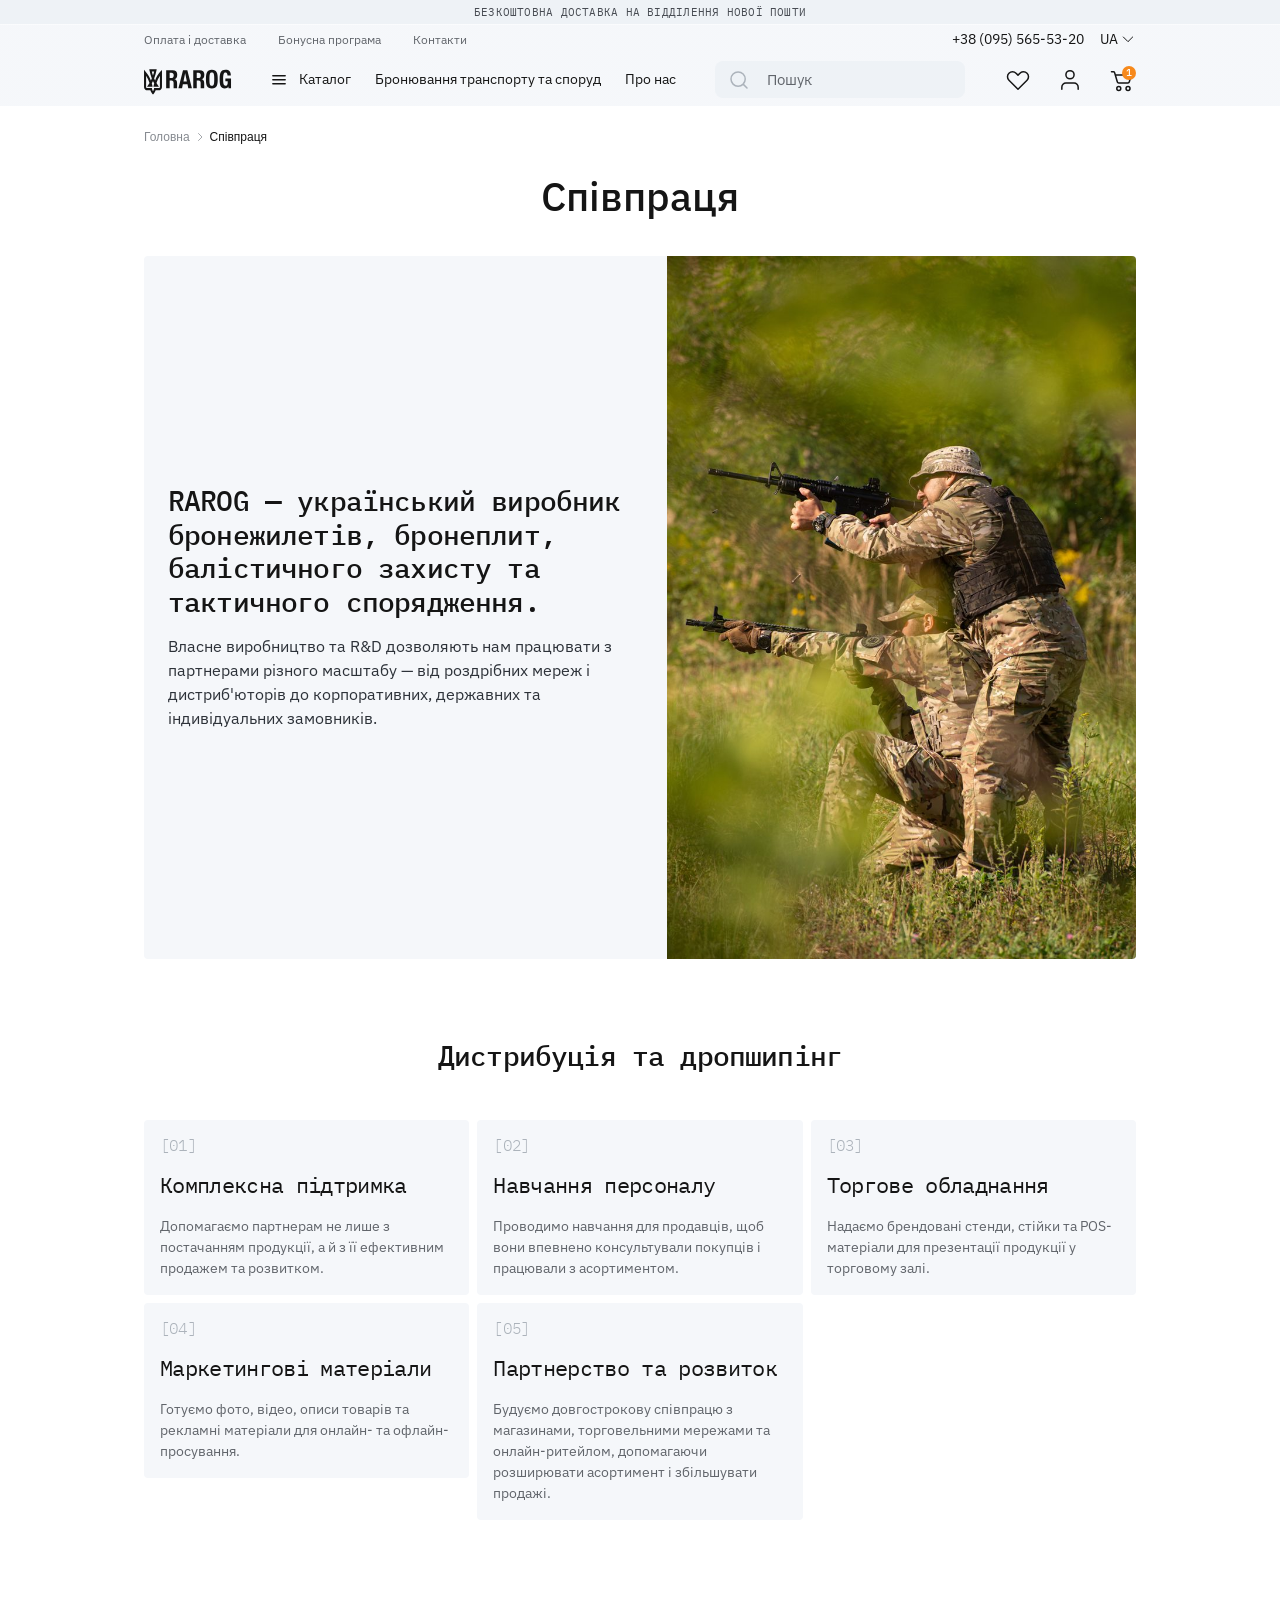
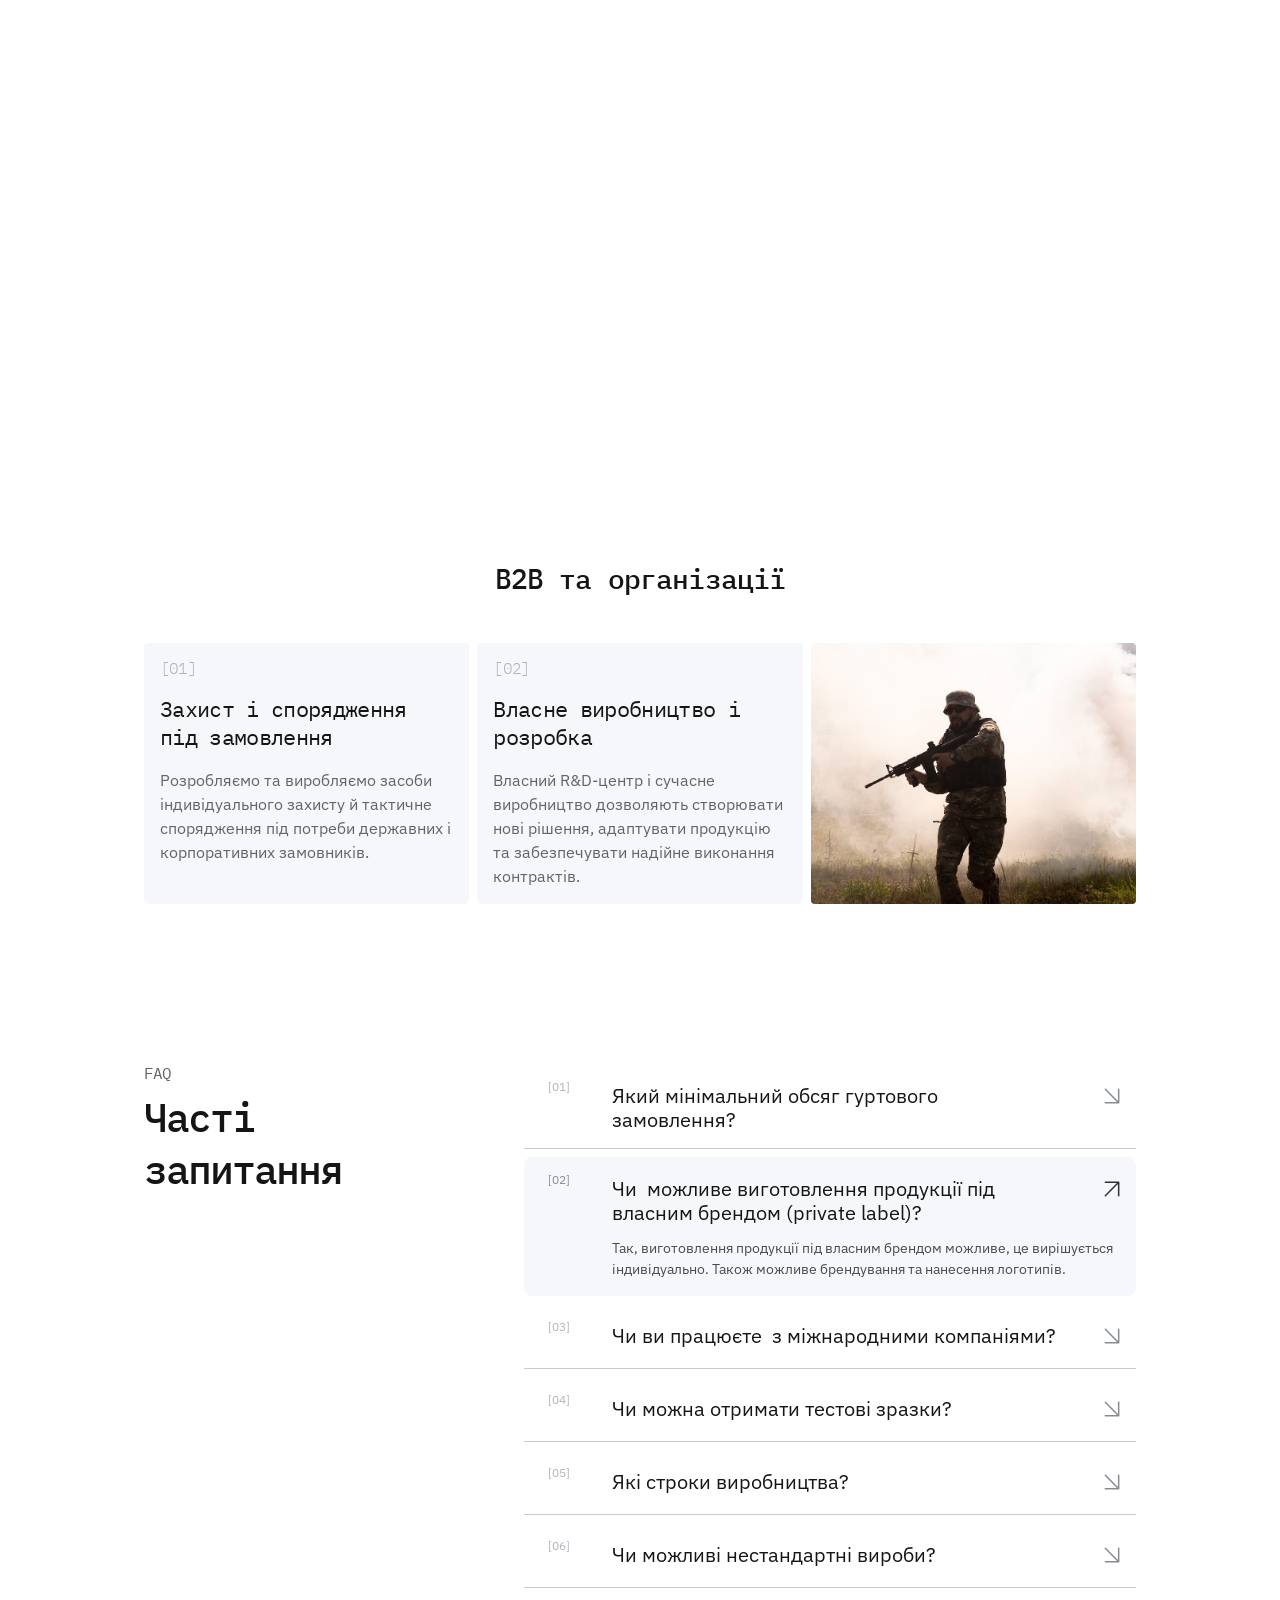
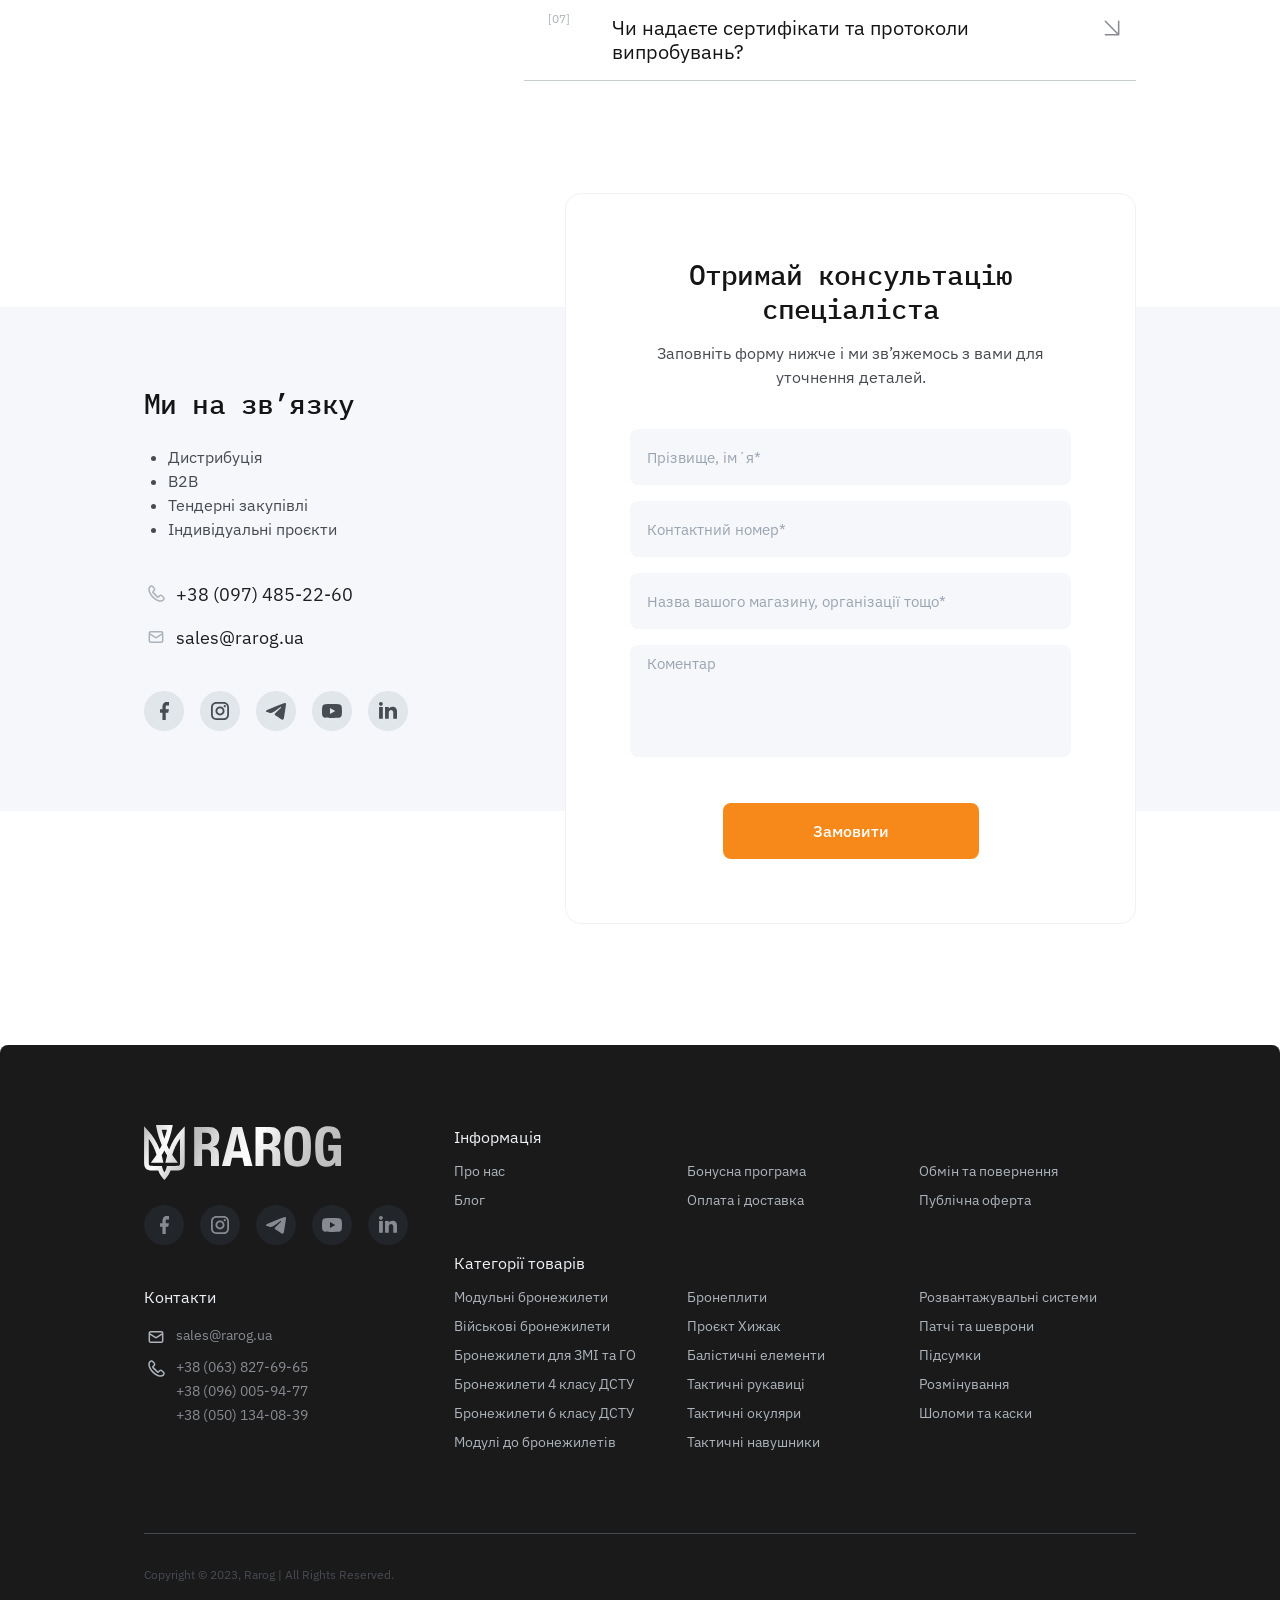
<file: cooperation.html>
<!DOCTYPE html>
<html lang="uk">
<head>
    <meta charset="UTF-8">
    <meta name="viewport" content="width=device-width, initial-scale=1.0">
    <title>Співпраця | Rarog</title>
    <meta name="description" content="Дистрибуція, дропшипінг, B2B та тендерні закупівлі: умови співпраці з українським виробником бронежилетів і тактичного спорядження RAROG.">
    <link rel="preconnect" href="https://fonts.googleapis.com">
    <link rel="preconnect" href="https://fonts.gstatic.com" crossorigin>
    <link href="https://fonts.googleapis.com/css2?family=IBM+Plex+Mono:ital,wght@0,100;0,200;0,300;0,400;0,500;0,600;0,700;1,100;1,200;1,300;1,400;1,500;1,600;1,700&family=IBM+Plex+Sans:ital,wght@0,100..700;1,100..700&display=swap" rel="stylesheet">
    <link rel="stylesheet" href="https://cdn.jsdelivr.net/npm/swiper@11/swiper-bundle.min.css"/>
    <link rel="stylesheet" href="css/style.css">
</head>
<body class="body">
    <header class="header">
        <div class="header__free">
            <div class="container">
                <div class="header__free-inner">
                    <p class="header__free-title">Безкоштовна доставка на відділення Нової Пошти</p>
                </div>
            </div>
        </div>
        <div class="header__end">
            <div class="container">
                <div class="header__inner">
                    <div class="header__top">
                        <ul class="header__top-menu">
                            <li>
                                <a href="#">Оплата і доставка</a>
                            </li>
                            <li>
                                <a href="#">Бонусна програма</a>
                            </li>
                            <li>
                                <a href="#">Контакти</a>
                            </li>
                        </ul>
                        <div class="header__top-info">
                            <a class="header__top-tel" href="tel:+380955655320">+38 (095) 565-53-20</a>
                            <div class="header__lang">
                                <span class="header__lang-selected">UA</span>
                                <div class="header__lang-content">
                                    <span class="header__lang-item">EN</span>
                                </div>
                            </div>
                        </div>
                    </div>
                    <div class="header__bottom">
                        <button class="header__burger">
                            <svg width="24" height="24" viewBox="0 0 24 24" fill="none" xmlns="http://www.w3.org/2000/svg">
                                <path d="M2.75 5.75H21.25M2.75 11.75H21.25M2.75 17.75H21.25" stroke="#151515" stroke-width="1.5" stroke-linecap="round" stroke-linejoin="round"/>
                            </svg>
                            <svg width="24" height="24" viewBox="0 0 24 24" fill="none" xmlns="http://www.w3.org/2000/svg">
                                <path d="M5.70923 18.5407L18.7907 5.45927" stroke="#151515" stroke-width="1.5" stroke-linecap="round" stroke-linejoin="round"/>
                                <path d="M5.70923 5.45926L18.7907 18.5407" stroke="#151515" stroke-width="1.5" stroke-linecap="round" stroke-linejoin="round"/>
                            </svg>
                        </button>
                        <a class="header__logo" href="index.html">
                            <img src="img/logo.svg" alt="">
                        </a>

                        <div class="header__content">
                            <button class="header__menu-open">
                                <svg xmlns="http://www.w3.org/2000/svg" width="16" height="16" viewBox="0 0 16 16" fill="none">
                                    <path d="M1.83334 3.83333H14.1667M1.83334 7.83333H14.1667M1.83334 11.8333H14.1667" stroke="#151515" stroke-width="1.5" stroke-linecap="round" stroke-linejoin="round"/>
                                </svg>
                                Каталог
                            </button>
                            <nav class="header__menu">
                                <ul>
                                    <li>
                                        <a href="#">Бронювання транспорту та споруд</a>
                                    </li>
                                    <li>
                                        <a href="#">Про нас</a>
                                    </li>
                                </ul>
                            </nav>
                        </div>

                        <form class="header__search" action="#">
                            <input class="header__search-input" type="search" name="search" id="search" placeholder="Пошук" maxlength="300" required>
                            <button class="header__search-btn" type="submit">
                                <svg xmlns="http://www.w3.org/2000/svg" width="24" height="24" viewBox="0 0 24 24" fill="none">
                                    <path d="M20 20L16.1333 16.1333M18.2222 11.1111C18.2222 15.0385 15.0385 18.2222 11.1111 18.2222C7.18375 18.2222 4 15.0385 4 11.1111C4 7.18375 7.18375 4 11.1111 4C15.0385 4 18.2222 7.18375 18.2222 11.1111Z" stroke="#ACB3BB" stroke-width="1.5" stroke-linecap="round" stroke-linejoin="round"/>
                                </svg>
                            </button>
                        </form>

                        <div class="header__user">
                            <div class="header__lang header__lang--mob">
                                <span class="header__lang-selected">UA</span>
                                <div class="header__lang-content">
                                    <span class="header__lang-item">EN</span>
                                </div>
                            </div>
                            <button class="header__search-open" type="button">
                                <svg xmlns="http://www.w3.org/2000/svg" width="24" height="24" viewBox="0 0 24 24" fill="none">
                                    <path d="M20 20L16.1333 16.1333M18.2222 11.1111C18.2222 15.0385 15.0385 18.2222 11.1111 18.2222C7.18375 18.2222 4 15.0385 4 11.1111C4 7.18375 7.18375 4 11.1111 4C15.0385 4 18.2222 7.18375 18.2222 11.1111Z" stroke="#151515" stroke-width="1.5" stroke-linecap="round" stroke-linejoin="round"/>
                                </svg>
                            </button>
                            <button class="header__user-btn">
                                <svg xmlns="http://www.w3.org/2000/svg" width="28" height="28" viewBox="0 0 28 28" fill="none">
                                    <path d="M23.0352 14.2259C24.9879 12.2811 24.9879 9.12807 23.0352 7.18332C21.0826 5.23857 17.9167 5.23857 15.964 7.18332L13.9998 9.13954L12.0355 7.18326C10.0829 5.23851 6.91694 5.23851 4.96426 7.18326C3.01159 9.12801 3.01159 12.2811 4.96426 14.2258L13.9997 23.2247L23.0352 14.2259Z" stroke="#151515" stroke-width="1.5" stroke-linecap="round" stroke-linejoin="round"/>
                                </svg>
                            </button>
                            <button class="header__user-btn">
                                <svg xmlns="http://www.w3.org/2000/svg" width="28" height="28" viewBox="0 0 28 28" fill="none">
                                    <path d="M22.1667 23.3334V21.2593C22.1667 20.1591 21.7365 19.104 20.9707 18.3261C20.205 17.5482 19.1663 17.1111 18.0834 17.1111H9.91671C8.83374 17.1111 7.79513 17.5482 7.02935 18.3261C6.26358 19.104 5.83337 20.1591 5.83337 21.2593V23.3334M18.0834 8.75C18.0834 11.0052 16.2552 12.8333 14 12.8333C11.7449 12.8333 9.91671 11.0052 9.91671 8.75C9.91671 6.49484 11.7449 4.66667 14 4.66667C16.2552 4.66667 18.0834 6.49484 18.0834 8.75Z" stroke="#151515" stroke-width="1.5" stroke-linecap="round" stroke-linejoin="round"/>
                                </svg>
                            </button>
                            <button class="header__user-btn header__user-cart">
                                <svg xmlns="http://www.w3.org/2000/svg" width="28" height="28" viewBox="0 0 28 28" fill="none">
                                    <path d="M3.5 5.70836H5.34167C5.92932 5.70836 6.44646 6.09357 6.611 6.65388L7.29745 8.99142M7.29745 8.99142L9.36122 16.0191C9.52576 16.5794 10.0429 16.9646 10.6306 16.9646H19.9829C20.5694 16.9646 21.0859 16.5808 21.2514 16.0219L23.3333 8.99142H7.29745ZM12.7556 22.4052C12.7556 23.4931 11.8676 24.375 10.7722 24.375C9.67686 24.375 8.78889 23.4931 8.78889 22.4052C8.78889 21.3173 9.67686 20.4353 10.7722 20.4353C11.8676 20.4353 12.7556 21.3173 12.7556 22.4052ZM22.0111 22.4052C22.0111 23.4931 21.1231 24.375 20.0278 24.375C18.9324 24.375 18.0444 23.4931 18.0444 22.4052C18.0444 21.3173 18.9324 20.4353 20.0278 20.4353C21.1231 20.4353 22.0111 21.3173 22.0111 22.4052Z" stroke="#151515" stroke-width="1.5" stroke-linecap="round" stroke-linejoin="round"/>
                                </svg>
                                <span>1</span>
                            </button>
                        </div>
                    </div>
                </div>
            </div>
        </div>
        <div class="mega-menu">
            <div class="container">
                <div class="mega-menu__inner">
                    <ul class="mega-menu__menu">
                        <li class="menu-item-has-children">
                            <a href="#">Бронежилети <span></span></a>
                            <ul class="sub-menu">
                                <li>
                                    <a href="#">Модульні бронежилети</a>
                                </li>
                                <li>
                                    <a href="#">Військові бронежилети</a>
                                </li>
                                <li>
                                    <a href="#">Бронежилети для ЗМІ та ГО</a>
                                </li>
                                <li>
                                    <a href="#">Бронежилети для поліції</a>
                                </li>
                                <li>
                                    <a href="#">Бронежилети для  цивільних</a>
                                </li>
                                <li>
                                    <a href="#">Бронежилети 4 класу ДСТУ</a>
                                </li>
                                <li>
                                    <a href="#">Бронежилети 6 класу ДСТУ</a>
                                </li>
                                <li>
                                    <a href="#">Модулі до бронежилетів</a>
                                </li>
                            </ul>
                        </li>
                        <li>
                            <a href="#">Плитоноски</a>
                        </li>
                        <li>
                            <a href="#">Модулі до бронежилетів</a>
                        </li>
                        <li>
                            <a href="#">Бронеплити</a>
                        </li>
                        <li>
                            <a href="#">Балістичні пакети</a>
                        </li>
                        <li class="menu-item-has-children">
                            <a href="#">Підсумки<span></span></a>
                            <ul class="sub-menu">
                                <li>
                                    <a href="#">Модульні бронежилети</a>
                                </li>
                                <li>
                                    <a href="#">Військові бронежилети</a>
                                </li>
                                <li>
                                    <a href="#">Бронежилети для ЗМІ та ГО</a>
                                </li>
                                <li>
                                    <a href="#">Бронежилети для поліції</a>
                                </li>
                                <li>
                                    <a href="#">Бронежилети для  цивільних</a>
                                </li>
                                <li>
                                    <a href="#">Бронежилети 4 класу ДСТУ</a>
                                </li>
                                <li>
                                    <a href="#">Бронежилети 6 класу ДСТУ</a>
                                </li>
                                <li>
                                    <a href="#">Модулі до бронежилетів</a>
                                </li>
                            </ul>
                        </li>
                        <li>
                            <a href="#">Шоломи та каски</a>
                        </li>
                        <li class="menu-item-has-children">
                            <a href="#">Окуляри, рукавички та навушники<span></span></a>
                            <ul class="sub-menu">
                                <li>
                                    <a href="#">Модульні бронежилети</a>
                                </li>
                                <li>
                                    <a href="#">Військові бронежилети</a>
                                </li>
                                <li>
                                    <a href="#">Бронежилети для ЗМІ та ГО</a>
                                </li>
                                <li>
                                    <a href="#">Бронежилети для поліції</a>
                                </li>
                                <li>
                                    <a href="#">Бронежилети для  цивільних</a>
                                </li>
                                <li>
                                    <a href="#">Бронежилети 4 класу ДСТУ</a>
                                </li>
                                <li>
                                    <a href="#">Бронежилети 6 класу ДСТУ</a>
                                </li>
                                <li>
                                    <a href="#">Модулі до бронежилетів</a>
                                </li>
                            </ul>
                        </li>
                        <li>
                            <a href="#">Тактичні засоби маскування</a>
                        </li>
                        <li>
                            <a href="#">Розмінування</a>
                        </li>
                        <li class="menu-item-has-children">
                            <a href="#">Додаткове спорядження<span></span></a>
                            <ul class="sub-menu">
                                <li>
                                    <a href="#">Модульні бронежилети</a>
                                </li>
                                <li>
                                    <a href="#">Військові бронежилети</a>
                                </li>
                                <li>
                                    <a href="#">Бронежилети для ЗМІ та ГО</a>
                                </li>
                                <li>
                                    <a href="#">Бронежилети для поліції</a>
                                </li>
                                <li>
                                    <a href="#">Бронежилети для  цивільних</a>
                                </li>
                                <li>
                                    <a href="#">Бронежилети 4 класу ДСТУ</a>
                                </li>
                                <li>
                                    <a href="#">Бронежилети 6 класу ДСТУ</a>
                                </li>
                                <li>
                                    <a href="#">Модулі до бронежилетів</a>
                                </li>
                            </ul>
                        </li>
                        <li>
                            <a href="#">Рюксази та сумки</a>
                        </li>
                        <li>
                            <a href="#">Спорядження для ПКМ</a>
                        </li>
                    </ul>
                    <div class="mega-menu__image">
                        <img src="img/mega-menu.png" alt="">
                    </div>
                </div>
            </div>
        </div>
        <div class="mobile-menu">
            <div class="mobile-menu__inner">
                <ul class="mobile-menu__nav">
                    <li class="mobile-menu__has-children mobile-menu__has-children--root">
                        <button class="mobile-menu__acc" type="button">
                            Категорії товарів
                            <span class="mobile-menu__chevron"></span>
                        </button>
                        <div class="mobile-menu__collapse">
                            <ul class="mobile-menu__catalog">
                                <li class="mobile-menu__has-children">
                                    <button class="mobile-menu__acc" type="button">
                                        Бронежилети
                                        <span class="mobile-menu__chevron"></span>
                                    </button>
                                    <div class="mobile-menu__collapse">
                                        <ul class="mobile-menu__sub">
                                            <li><a href="#">Всі бронежилети</a></li>
                                            <li><a href="#">Військові бронежилети</a></li>
                                            <li><a href="#">Модульні бронежилети</a></li>
                                            <li><a href="#">Жіночі бронежилети</a></li>
                                            <li><a href="#">Бронежилети для цивільних</a></li>
                                            <li><a href="#">Бронежилети для поліції</a></li>
                                            <li><a href="#">Бронежилети для ЗМІ та ГО</a></li>
                                            <li><a href="#">Бронежилети 4 класу ДСТУ</a></li>
                                            <li><a href="#">Бронежилети 6 класу ДСТУ</a></li>
                                        </ul>
                                    </div>
                                </li>
                                <li><a href="#">Плитоноски</a></li>
                                <li><a href="#">Модулі до бронежилетів</a></li>
                                <li><a href="#">Бронеплити</a></li>
                                <li><a href="#">Балістичні пакети</a></li>
                                <li class="mobile-menu__has-children">
                                    <button class="mobile-menu__acc" type="button">
                                        Підсумки
                                        <span class="mobile-menu__chevron"></span>
                                    </button>
                                    <div class="mobile-menu__collapse">
                                        <ul class="mobile-menu__sub">
                                            <li><a href="#">Підсумки для магазинів</a></li>
                                            <li><a href="#">Підсумки для гранат</a></li>
                                            <li><a href="#">Підсумки під аптечку</a></li>
                                            <li><a href="#">Підсумки скидні</a></li>
                                            <li><a href="#">Універсальні підсумки</a></li>
                                        </ul>
                                    </div>
                                </li>
                                <li><a href="#">Шоломи та каски</a></li>
                                <li class="mobile-menu__has-children">
                                    <button class="mobile-menu__acc" type="button">
                                        Окуляри, рукавички та навушники
                                        <span class="mobile-menu__chevron"></span>
                                    </button>
                                    <div class="mobile-menu__collapse">
                                        <ul class="mobile-menu__sub">
                                            <li><a href="#">Тактичні окуляри</a></li>
                                            <li><a href="#">Тактичні рукавички</a></li>
                                            <li><a href="#">Активні навушники</a></li>
                                        </ul>
                                    </div>
                                </li>
                                <li><a href="#">Тактичні засоби маскування</a></li>
                                <li><a href="#">Розмінування</a></li>
                                <li class="mobile-menu__has-children">
                                    <button class="mobile-menu__acc" type="button">
                                        Додаткове спорядження
                                        <span class="mobile-menu__chevron"></span>
                                    </button>
                                    <div class="mobile-menu__collapse">
                                        <ul class="mobile-menu__sub">
                                            <li><a href="#">Ремені та пояси</a></li>
                                            <li><a href="#">Наколінники та налокітники</a></li>
                                            <li><a href="#">Тактичні аксесуари</a></li>
                                        </ul>
                                    </div>
                                </li>
                                <li><a href="#">Рюкзаки та сумки</a></li>
                                <li><a href="#">Спорядження для ПКМ</a></li>
                            </ul>
                        </div>
                    </li>
                    <li><a href="#">Оплата і доставка</a></li>
                    <li><a href="#">Про нас</a></li>
                    <li><a href="#">Контакти</a></li>
                    <li><a href="#">Бонусна програма</a></li>
                    <li><a href="#">Вхід / Реєстрація</a></li>
                </ul>
                <div class="mobile-menu__contacts">
                    <div class="mobile-menu__tels">
                        <a href="tel:+380638276965">+38 (063) 827-69-65</a>
                        <a href="tel:+380960059477">+38 (096) 005-94-77</a>
                        <a href="tel:+380501340839">+38 (050) 134-08-39</a>
                    </div>
                    <div class="mobile-menu__mess">
                        <span class="mobile-menu__mess-title">Написати в месенджер:</span>
                        <div class="mobile-menu__mess-list">
                            <a class="mobile-menu__mess-link mobile-menu__mess-link--wa" href="#" target="_blank" aria-label="WhatsApp">
                                <svg xmlns="http://www.w3.org/2000/svg" width="29" height="29" viewBox="0 0 29 29" fill="none"><path d="M14.4489 2.3999C7.89694 2.3999 2.55694 7.7399 2.55694 14.2919C2.55694 16.3919 3.10894 18.4319 4.14094 20.2319L2.46094 26.3999L8.76094 24.7439C10.5009 25.6919 12.4569 26.1959 14.4489 26.1959C21.0009 26.1959 26.3409 20.8559 26.3409 14.3039C26.3409 11.1239 25.1049 8.1359 22.8609 5.8919C20.6169 3.6359 17.6289 2.3999 14.4489 2.3999ZM14.4609 4.4039C17.1009 4.4039 19.5729 5.4359 21.4449 7.3079C23.3049 9.1799 24.3369 11.6639 24.3369 14.3039C24.3369 19.7519 19.8969 24.1799 14.4489 24.1799C12.6729 24.1799 10.9329 23.7119 9.42094 22.7999L9.06094 22.5959L5.31694 23.5799L6.31294 19.9319L6.07294 19.5479C5.08894 17.9999 4.56094 16.1639 4.56094 14.2919C4.57294 8.8439 9.00094 4.4039 14.4609 4.4039ZM10.2369 8.7959C10.0449 8.7959 9.72094 8.8679 9.44494 9.1679C9.18094 9.4679 8.40094 10.1999 8.40094 11.6519C8.40094 13.1159 9.46894 14.5199 9.60094 14.7239C9.76894 14.9279 11.7129 17.9279 14.7009 19.1999C15.4089 19.5239 15.9609 19.7039 16.3929 19.8359C17.1009 20.0639 17.7489 20.0279 18.2649 19.9559C18.8409 19.8719 20.0169 19.2359 20.2689 18.5399C20.5209 17.8439 20.5209 17.2559 20.4489 17.1239C20.3649 17.0039 20.1729 16.9319 19.8729 16.7999C19.5729 16.6319 18.1089 15.9119 17.8449 15.8159C17.5689 15.7199 17.4009 15.6719 17.1729 15.9599C16.9809 16.2599 16.4049 16.9319 16.2369 17.1239C16.0569 17.3279 15.8889 17.3519 15.6009 17.2079C15.2889 17.0519 14.3289 16.7399 13.2009 15.7319C12.3129 14.9399 11.7249 13.9679 11.5449 13.6679C11.4009 13.3799 11.5329 13.1999 11.6769 13.0679C11.8089 12.9359 12.0009 12.7199 12.1209 12.5399C12.2769 12.3719 12.3249 12.2399 12.4209 12.0479C12.5169 11.8439 12.4689 11.6759 12.3969 11.5319C12.3249 11.3999 11.7249 9.9119 11.4729 9.3239C11.2329 8.7479 10.9929 8.8199 10.8009 8.8079C10.6329 8.8079 10.4409 8.7959 10.2369 8.7959Z" fill="#25D366"/></svg>
                            </a>
                            <a class="mobile-menu__mess-link mobile-menu__mess-link--tg" href="#" target="_blank" aria-label="Telegram">
                                <svg xmlns="http://www.w3.org/2000/svg" width="29" height="29" viewBox="0 0 29 29" fill="none"><path d="M26.3964 6.4729C26.446 5.07873 25.9692 4.63948 24.8441 4.84956C24.4551 4.92213 24.0775 5.05963 23.7037 5.19714C17.9407 7.26738 12.3379 9.73485 6.69701 12.1107C5.56806 12.5843 4.43911 13.0541 3.32161 13.5583C2.84867 13.7722 2.36047 14.0625 2.40243 14.6851C2.44057 15.2771 2.94783 15.4567 3.42077 15.6094C4.35139 15.915 5.30871 16.1442 6.21644 16.4994C7.87936 17.1526 9.36682 16.9081 10.8047 15.873C12.4447 14.6965 14.1343 13.585 15.8049 12.4506C17.0444 11.6065 18.2878 10.7662 19.535 9.93729C19.8058 9.75777 20.1414 9.46748 20.4237 9.83416C20.6945 10.1856 20.3398 10.4491 20.1224 10.6936C19.9812 10.854 19.821 10.9991 19.6685 11.1481C17.6394 13.1458 15.6027 15.1358 13.5889 17.1487C12.5096 18.2297 12.6049 18.9363 13.8941 19.7957C16.1367 21.2854 18.387 22.7674 20.6411 24.2418C22.3002 25.3266 23.5588 24.8109 23.8944 22.8591C24.3483 20.2044 24.7564 17.5383 25.1607 14.8723C25.5993 11.9999 26.0112 9.11608 26.3964 6.4729Z" fill="#0088CC"/></svg>
                            </a>
                            <a class="mobile-menu__mess-link mobile-menu__mess-link--vb" href="#" target="_blank" aria-label="Viber">
                                <svg xmlns="http://www.w3.org/2000/svg" width="29" height="29" viewBox="0 0 29 29" fill="none"><path d="M11.5993 4.29193L11.8237 5.20109C10.9391 5.41972 10.0924 5.77026 9.31217 6.24093L8.83202 5.4369C9.69087 4.91679 10.624 4.5307 11.5993 4.29193ZM16.4007 4.29193L16.1763 5.20109C17.0609 5.41972 17.9076 5.77026 18.6878 6.24093L19.1737 5.4369C18.3126 4.91725 17.3776 4.5312 16.4007 4.29193ZM5.43689 8.82918C4.91727 9.68929 4.53121 10.6233 4.29192 11.5993L5.20108 11.8237C5.41971 10.9391 5.77025 10.0924 6.24092 9.31217L5.43689 8.82918ZM4.93685 14C4.93679 13.5454 4.97098 13.0914 5.03914 12.642L4.11293 12.4999C3.96236 13.4933 3.96236 14.5038 4.11293 15.4973L5.03914 15.358C4.97108 14.9086 4.93689 14.4546 4.93685 14ZM19.168 22.5603L18.6878 21.7591C17.9088 22.2302 17.063 22.5808 16.1791 22.7989L16.4036 23.7081C17.3776 23.467 18.3096 23.08 19.168 22.5603ZM23.0631 14C23.0631 14.4546 23.0289 14.9086 22.9609 15.358L23.8871 15.4973C24.0376 14.5038 24.0376 13.4933 23.8871 12.4999L22.9609 12.642C23.029 13.0914 23.0632 13.5454 23.0631 14ZM23.7081 16.3979L22.7989 16.1734C22.5808 17.0591 22.2302 17.9068 21.7591 18.6878L22.5631 19.1708C23.0832 18.3099 23.4693 17.3749 23.7081 16.3979ZM15.3581 22.9609C14.4578 23.0972 13.5422 23.0972 12.6419 22.9609L12.5027 23.8871C13.4952 24.0376 14.5048 24.0376 15.4973 23.8871L15.3581 22.9609ZM21.296 19.3754C20.756 20.1077 20.1085 20.7542 19.3754 21.2931L19.9322 22.0489C20.7397 21.4544 21.454 20.743 22.0517 19.9379L21.296 19.3754ZM19.3754 6.70403C20.1085 7.24399 20.756 7.89147 21.296 8.62462L22.0517 8.06208C21.4562 7.25629 20.7437 6.54386 19.9379 5.9483L19.3754 6.70403ZM6.70403 8.62462C7.24398 7.89147 7.89147 7.24399 8.62462 6.70403L8.06208 5.9483C7.25629 6.54386 6.54385 7.25629 5.94829 8.06208L6.70403 8.62462ZM22.5631 8.82918L21.7591 9.31217C22.2302 10.0912 22.5808 10.937 22.7989 11.8209L23.7081 11.5964C23.4688 10.6213 23.0827 9.68829 22.5631 8.82918ZM12.6419 5.03915C13.5422 4.90276 14.4578 4.90276 15.3581 5.03915L15.4973 4.11294C14.5048 3.96235 13.4952 3.96235 12.5027 4.11294L12.6419 5.03915ZM7.18417 22.2989L5.24938 22.7478L5.70111 20.813L4.78912 20.5999L4.33738 22.5347C4.30912 22.6546 4.30478 22.779 4.32462 22.9006C4.34445 23.0223 4.38808 23.1388 4.45299 23.2436C4.5179 23.3483 4.60283 23.4392 4.70292 23.5111C4.80301 23.5831 4.9163 23.6345 5.03629 23.6626C5.17663 23.6939 5.32212 23.6939 5.46246 23.6626L7.39726 23.2166L7.18417 22.2989ZM4.98231 19.7646L5.89715 19.9748L6.20967 18.6338C5.75329 17.8683 5.41336 17.0391 5.20108 16.1734L4.29192 16.3979C4.49642 17.2265 4.80576 18.0256 5.21244 18.7759L4.98231 19.7646ZM9.35762 21.7932L8.01662 22.1057L8.2297 23.0205L9.21557 22.7904C9.96532 23.1983 10.7646 23.5077 11.5936 23.7109L11.818 22.8018C10.9551 22.5867 10.1288 22.2449 9.36615 21.7875L9.35762 21.7932ZM14 5.87443C9.51104 5.87727 5.87726 9.51673 5.87726 14.0028C5.87974 15.5308 6.31194 17.0273 7.12451 18.3213L6.3432 21.6568L9.67583 20.8755C13.4744 23.2649 18.4918 22.1256 20.8812 18.3298C23.2705 14.5341 22.1341 9.51673 18.3384 7.12452C17.0389 6.30736 15.535 5.87402 14 5.87443Z" fill="#3A76F0"/></svg>
                            </a>
                        </div>
                    </div>
                </div>
            </div>
        </div>
    </header>

    <main class="main">
        <section class="coop">
            <div class="container">
                <ul class="breadcrumps">
                    <li><a href="index.html">Головна</a></li>
                    <li><a href="cooperation.html">Співпраця</a></li>
                </ul>

                <h1 class="coop__title">Співпраця</h1>

                <div class="coop__body">

                    <!-- ===== Вступний блок ===== -->
                    <section class="coop-intro">
                        <div class="coop-intro__content">
                            <h2 class="coop-intro__title">RAROG — український виробник бронежилетів, бронеплит, балістичного захисту та тактичного спорядження.</h2>
                            <p class="coop-intro__text">Власне виробництво та R&amp;D дозволяють нам працювати з партнерами різного масштабу — від роздрібних мереж і дистриб'юторів до корпоративних, державних та індивідуальних замовників.</p>
                        </div>
                        <div class="coop-intro__media">
                            <img class="coop-intro__img" src="img/cooperation/intro.jpg" alt="Військові у спорядженні RAROG на полігоні" width="801" height="1200">
                        </div>
                    </section>

                    <!-- ===== Дистрибуція та дропшипінг ===== -->
                    <section class="coop-section coop-section--dist">
                        <h2 class="coop-section__title coop-section__title--sm">Дистрибуція та дропшипінг</h2>
                        <ul class="coop-cards">
                            <li class="coop-card">
                                <span class="coop-card__num">[01]</span>
                                <h3 class="coop-card__name">Комплексна підтримка</h3>
                                <p class="coop-card__text">Допомагаємо партнерам не лише з постачанням продукції, а й з її ефективним продажем та розвитком.</p>
                            </li>
                            <li class="coop-card">
                                <span class="coop-card__num">[02]</span>
                                <h3 class="coop-card__name">Навчання персоналу</h3>
                                <p class="coop-card__text">Проводимо навчання для продавців, щоб вони впевнено консультували покупців і працювали з асортиментом.</p>
                            </li>
                            <li class="coop-card">
                                <span class="coop-card__num">[03]</span>
                                <h3 class="coop-card__name">Торгове обладнання</h3>
                                <p class="coop-card__text">Надаємо брендовані стенди, стійки та POS-матеріали для презентації продукції у торговому залі.</p>
                            </li>
                            <li class="coop-card">
                                <span class="coop-card__num">[04]</span>
                                <h3 class="coop-card__name">Маркетингові матеріали</h3>
                                <p class="coop-card__text">Готуємо фото, відео, описи товарів та рекламні матеріали для онлайн- та офлайн-просування.</p>
                            </li>
                            <li class="coop-card">
                                <span class="coop-card__num">[05]</span>
                                <h3 class="coop-card__name">Партнерство та розвиток</h3>
                                <p class="coop-card__text">Будуємо довгострокову співпрацю з магазинами, торговельними мережами та онлайн-ритейлом, допомагаючи розширювати асортимент і збільшувати продажі.</p>
                            </li>
                        </ul>
                    </section>
                </div>
            </div>

            <!-- ===== Карта присутності ===== -->
            <!-- Карта присутності.
                 data-map-key — ключ Google Maps JavaScript API. Поки він порожній,
                 показується запасний iframe-ембед (працює без ключа й без JS).
                 Точки редагуються в data-map-points (JSON). -->
            <div class="coop-map" data-map data-map-key="" data-map-points='[
                    {"title":"Львів","address":"вул. Лисенка, 23Б — шоурум Rarog Tactical Gear","lat":49.8429917,"lng":24.0416409},
                    {"title":"Київ","address":"Представництво RAROG","lat":50.4501,"lng":30.5234},
                    {"title":"Дніпро","address":"Представництво RAROG","lat":48.4647,"lng":35.0462}
                 ]'>
                <div class="coop-map__canvas" data-map-canvas hidden></div>
                <iframe class="coop-map__frame" data-map-fallback
                        src="https://maps.google.com/maps?q=Rarog%20Tactical%20Gear&amp;ll=49.4,31.0&amp;z=6&amp;hl=uk&amp;output=embed"
                        title="Карта присутності RAROG"
                        loading="lazy"
                        referrerpolicy="no-referrer-when-downgrade"
                        allowfullscreen></iframe>
            </div>

            <div class="container">
                <div class="coop__body coop__body--second">

                    <!-- ===== B2B та організації ===== -->
                    <section class="coop-section coop-section--b2b">
                        <h2 class="coop-section__title">B2B та організації</h2>
                        <ul class="coop-cards coop-cards--b2b">
                            <li class="coop-card coop-card--lg">
                                <span class="coop-card__num">[01]</span>
                                <h3 class="coop-card__name">Захист і спорядження під замовлення</h3>
                                <p class="coop-card__text">Розробляємо та виробляємо засоби індивідуального захисту й тактичне спорядження під потреби державних і корпоративних замовників.</p>
                            </li>
                            <li class="coop-card coop-card--lg">
                                <span class="coop-card__num">[02]</span>
                                <h3 class="coop-card__name">Власне виробництво і розробка</h3>
                                <p class="coop-card__text">Власний R&amp;D-центр і сучасне виробництво дозволяють створювати нові рішення, адаптувати продукцію та забезпечувати надійне виконання контрактів.</p>
                            </li>
                            <li class="coop-cards__media">
                                <img class="coop-cards__img" src="img/cooperation/b2b.jpg" alt="Військовий у спорядженні RAROG" width="1500" height="655">
                            </li>
                        </ul>
                    </section>

                    <!-- ===== FAQ ===== -->
                    <section class="coop-faq">
                        <div class="coop-faq__aside">
                            <p class="coop-faq__label">FAQ</p>
                            <h2 class="coop-faq__title">Часті запитання</h2>
                        </div>

                        <div class="accordion" data-accordion>
                            <div class="accordion__item">
                                <h3 class="accordion__heading">
                                    <button class="accordion__trigger" type="button" aria-expanded="false" aria-controls="faq-panel-1">
                                        <span class="accordion__num">[01]</span>
                                        <span class="accordion__question">Який мінімальний обсяг гуртового&nbsp; замовлення?</span>
                                        <span class="accordion__icon" aria-hidden="true"></span>
                                    </button>
                                </h3>
                                <div class="accordion__panel" id="faq-panel-1" hidden>
                                    <p class="accordion__answer">Мінімальний обсяг визначається індивідуально та залежить від категорії продукції й формату співпраці. Напишіть нам — і ми підберемо оптимальні умови.</p>
                                </div>
                            </div>

                            <div class="accordion__item is-open">
                                <h3 class="accordion__heading">
                                    <button class="accordion__trigger" type="button" aria-expanded="true" aria-controls="faq-panel-2">
                                        <span class="accordion__num">[02]</span>
                                        <span class="accordion__question">Чи&nbsp; можливе виготовлення продукції під власним брендом (private label)?</span>
                                        <span class="accordion__icon" aria-hidden="true"></span>
                                    </button>
                                </h3>
                                <div class="accordion__panel" id="faq-panel-2">
                                    <p class="accordion__answer">Так, виготовлення продукції під власним брендом можливе, це вирішується індивідуально. Також можливе брендування та нанесення логотипів.</p>
                                </div>
                            </div>

                            <div class="accordion__item">
                                <h3 class="accordion__heading">
                                    <button class="accordion__trigger" type="button" aria-expanded="false" aria-controls="faq-panel-3">
                                        <span class="accordion__num">[03]</span>
                                        <span class="accordion__question">Чи ви працюєте&nbsp; з міжнародними компаніями?</span>
                                        <span class="accordion__icon" aria-hidden="true"></span>
                                    </button>
                                </h3>
                                <div class="accordion__panel" id="faq-panel-3" hidden>
                                    <p class="accordion__answer">Так, ми співпрацюємо з міжнародними партнерами. Умови постачання та логістику узгоджуємо окремо під кожен запит.</p>
                                </div>
                            </div>

                            <div class="accordion__item">
                                <h3 class="accordion__heading">
                                    <button class="accordion__trigger" type="button" aria-expanded="false" aria-controls="faq-panel-4">
                                        <span class="accordion__num">[04]</span>
                                        <span class="accordion__question">Чи можна отримати тестові зразки?</span>
                                        <span class="accordion__icon" aria-hidden="true"></span>
                                    </button>
                                </h3>
                                <div class="accordion__panel" id="faq-panel-4" hidden>
                                    <p class="accordion__answer">Так, для партнерів ми надаємо тестові зразки. Кількість і умови погоджуються з менеджером після обговорення проєкту.</p>
                                </div>
                            </div>

                            <div class="accordion__item">
                                <h3 class="accordion__heading">
                                    <button class="accordion__trigger" type="button" aria-expanded="false" aria-controls="faq-panel-5">
                                        <span class="accordion__num">[05]</span>
                                        <span class="accordion__question">Які строки виробництва?</span>
                                        <span class="accordion__icon" aria-hidden="true"></span>
                                    </button>
                                </h3>
                                <div class="accordion__panel" id="faq-panel-5" hidden>
                                    <p class="accordion__answer">Строки залежать від обсягу та складності замовлення. Точний термін виробництва менеджер підтверджує під час узгодження специфікації.</p>
                                </div>
                            </div>

                            <div class="accordion__item">
                                <h3 class="accordion__heading">
                                    <button class="accordion__trigger" type="button" aria-expanded="false" aria-controls="faq-panel-6">
                                        <span class="accordion__num">[06]</span>
                                        <span class="accordion__question">Чи можливі нестандартні вироби?</span>
                                        <span class="accordion__icon" aria-hidden="true"></span>
                                    </button>
                                </h3>
                                <div class="accordion__panel" id="faq-panel-6" hidden>
                                    <p class="accordion__answer">Так, власний R&amp;D-центр дозволяє розробляти нестандартні вироби під конкретні задачі замовника.</p>
                                </div>
                            </div>

                            <div class="accordion__item">
                                <h3 class="accordion__heading">
                                    <button class="accordion__trigger" type="button" aria-expanded="false" aria-controls="faq-panel-7">
                                        <span class="accordion__num">[07]</span>
                                        <span class="accordion__question">Чи надаєте сертифікати та протоколи випробувань?</span>
                                        <span class="accordion__icon" aria-hidden="true"></span>
                                    </button>
                                </h3>
                                <div class="accordion__panel" id="faq-panel-7" hidden>
                                    <p class="accordion__answer">Так, на продукцію надаємо сертифікати відповідності та протоколи балістичних випробувань.</p>
                                </div>
                            </div>
                        </div>
                    </section>
                </div>
            </div>

            <!-- ===== Контакти + форма ===== -->
            <section class="contact-cta contact-cta--lg" id="coop-form">
                <div class="contact-cta__bg">
                    <div class="container">
                        <div class="contact-cta__info">
                            <div class="contact-cta__head">
                                <h2 class="contact-cta__title">Ми на зв’язку</h2>
                                <ul class="contact-cta__bullets">
                                    <li>Дистрибуція</li>
                                    <li>B2B</li>
                                    <li>Тендерні закупівлі</li>
                                    <li>Індивідуальні проєкти</li>
                                </ul>
                            </div>
                            <ul class="contact-cta__list">
                                <li class="contact-cta__row">
                                    <img src="img/camouflage/icon-phone.svg" alt="" width="24" height="24">
                                    <a class="contact-cta__link" href="tel:+380974852260">+38 (097) 485-22-60</a>
                                </li>
                                <li class="contact-cta__row">
                                    <img src="img/camouflage/icon-email.svg" alt="" width="24" height="24">
                                    <a class="contact-cta__link" href="mailto:sales@rarog.ua">sales@rarog.ua</a>
                                </li>
                            </ul>
                            <ul class="contact-socials">
                                <li><a class="contact-socials__link" href="#" target="_blank" rel="noopener" aria-label="Facebook"><img src="img/camouflage/soc-fb.svg" alt="" width="40" height="40"></a></li>
                                <li><a class="contact-socials__link" href="#" target="_blank" rel="noopener" aria-label="Instagram"><img src="img/camouflage/soc-ig.svg" alt="" width="40" height="40"></a></li>
                                <li><a class="contact-socials__link" href="#" target="_blank" rel="noopener" aria-label="Telegram"><img src="img/camouflage/soc-tg.svg" alt="" width="40" height="40"></a></li>
                                <li><a class="contact-socials__link" href="#" target="_blank" rel="noopener" aria-label="YouTube"><img src="img/camouflage/soc-yt.svg" alt="" width="40" height="40"></a></li>
                                <li><a class="contact-socials__link" href="#" target="_blank" rel="noopener" aria-label="LinkedIn"><img src="img/camouflage/soc-in.svg" alt="" width="40" height="40"></a></li>
                            </ul>
                        </div>
                    </div>
                </div>

                <div class="contact-cta__layer">
                    <div class="container">
                        <form class="contact-form" action="#" method="post" novalidate>
                            <div class="contact-form__head">
                                <h2 class="contact-form__title">Отримай консультацію спеціаліста</h2>
                                <p class="contact-form__descr">Заповніть форму нижче і ми зв’яжемось з вами для уточнення деталей.</p>
                            </div>
                            <div class="contact-form__fields">
                                <label class="contact-form__field">
                                    <span class="visually-hidden">Прізвище, імʼя</span>
                                    <input class="contact-form__input" type="text" name="name" maxlength="120" placeholder="Прізвище, імʼя*" required>
                                </label>
                                <label class="contact-form__field">
                                    <span class="visually-hidden">Контактний номер</span>
                                    <input class="contact-form__input" type="tel" name="phone" maxlength="30" placeholder="Контактний номер*" required>
                                </label>
                                <label class="contact-form__field">
                                    <span class="visually-hidden">Назва вашого магазину, організації тощо</span>
                                    <input class="contact-form__input" type="text" name="company" maxlength="160" placeholder="Назва вашого магазину, організації тощо*" required>
                                </label>
                                <label class="contact-form__field">
                                    <span class="visually-hidden">Коментар</span>
                                    <textarea class="contact-form__textarea" name="comment" maxlength="1000" placeholder="Коментар"></textarea>
                                </label>
                            </div>
                            <button class="btn-lg contact-form__btn" type="submit">Замовити</button>
                            <p class="contact-form__status" data-form-status role="status"></p>
                        </form>
                    </div>
                </div>
            </section>
        </section>
    </main>

    <footer class="footer">
        <div class="container">
            <div class="footer__inner">
                <div class="footer__start">
                    <div class="footer__left">
                        <div class="footer__top">
                            <a class="footer__logo" href="index.html">
                                <img src="img/footer-logo.svg" alt="">
                            </a>
                            <div class="footer__socials">
                                <a class="footer__socials-link" href="#" target="_blank">
                                    <svg xmlns="http://www.w3.org/2000/svg" width="24" height="24" viewBox="0 0 24 24" fill="none">
                                        <path d="M17 2.94238H14.5455C13.4605 2.94238 12.4199 3.41649 11.6527 4.2604C10.8856 5.10432 10.4545 6.24891 10.4545 7.44238V10.1424H8V13.7424H10.4545V20.9424H13.7273V13.7424H16.1818L17 10.1424H13.7273V7.44238C13.7273 7.20369 13.8135 6.97477 13.9669 6.80599C14.1204 6.6372 14.3285 6.54238 14.5455 6.54238H17V2.94238Z" fill="#878B91"/>
                                    </svg>
                                </a>
                                <a class="footer__socials-link" href="#" target="_blank">
                                    <svg xmlns="http://www.w3.org/2000/svg" width="24" height="24" viewBox="0 0 24 24" fill="none">
                                        <path d="M8.22 2.94238H15.78C18.66 2.94238 21 5.28238 21 8.16238V15.7224C21 17.1068 20.45 18.4345 19.4711 19.4135C18.4922 20.3924 17.1644 20.9424 15.78 20.9424H8.22C5.34 20.9424 3 18.6024 3 15.7224V8.16238C3 6.77795 3.54996 5.45023 4.5289 4.47129C5.50784 3.49235 6.83557 2.94238 8.22 2.94238ZM8.04 4.74238C7.1807 4.74238 6.35659 5.08374 5.74897 5.69136C5.14136 6.29897 4.8 7.12308 4.8 7.98238V15.9024C4.8 17.6934 6.249 19.1424 8.04 19.1424H15.96C16.8193 19.1424 17.6434 18.801 18.251 18.1934C18.8586 17.5858 19.2 16.7617 19.2 15.9024V7.98238C19.2 6.19138 17.751 4.74238 15.96 4.74238H8.04ZM16.725 6.09238C17.0234 6.09238 17.3095 6.21091 17.5205 6.42189C17.7315 6.63287 17.85 6.91901 17.85 7.21738C17.85 7.51575 17.7315 7.8019 17.5205 8.01288C17.3095 8.22386 17.0234 8.34238 16.725 8.34238C16.4266 8.34238 16.1405 8.22386 15.9295 8.01288C15.7185 7.8019 15.6 7.51575 15.6 7.21738C15.6 6.91901 15.7185 6.63287 15.9295 6.42189C16.1405 6.21091 16.4266 6.09238 16.725 6.09238ZM12 7.44238C13.1935 7.44238 14.3381 7.91649 15.182 8.7604C16.0259 9.60432 16.5 10.7489 16.5 11.9424C16.5 13.1359 16.0259 14.2804 15.182 15.1244C14.3381 15.9683 13.1935 16.4424 12 16.4424C10.8065 16.4424 9.66193 15.9683 8.81802 15.1244C7.97411 14.2804 7.5 13.1359 7.5 11.9424C7.5 10.7489 7.97411 9.60432 8.81802 8.7604C9.66193 7.91649 10.8065 7.44238 12 7.44238ZM12 9.24238C11.2839 9.24238 10.5972 9.52685 10.0908 10.0332C9.58446 10.5395 9.3 11.2263 9.3 11.9424C9.3 12.6585 9.58446 13.3452 10.0908 13.8516C10.5972 14.3579 11.2839 14.6424 12 14.6424C12.7161 14.6424 13.4028 14.3579 13.9092 13.8516C14.4155 13.3452 14.7 12.6585 14.7 11.9424C14.7 11.2263 14.4155 10.5395 13.9092 10.0332C13.4028 9.52685 12.7161 9.24238 12 9.24238Z" fill="#878B91"/>
                                    </svg>
                                </a>
                                <a class="footer__socials-link" href="#" target="_blank">
                                    <svg xmlns="http://www.w3.org/2000/svg" width="24" height="24" viewBox="0 0 24 24" fill="none">
                                        <path d="M21.9971 5.39424C22.0384 4.23244 21.6411 3.86639 20.7035 4.04146C20.3793 4.10194 20.0647 4.21652 19.7532 4.33111C14.9507 6.05631 10.2817 8.11254 5.58092 10.0924C4.64013 10.4871 3.69934 10.8786 2.76809 11.2987C2.37397 11.477 1.96714 11.7189 2.0021 12.2377C2.03389 12.7311 2.45661 12.8807 2.85072 13.008C3.62624 13.2627 4.42401 13.4537 5.18045 13.7497C6.56621 14.294 7.80577 14.0903 9.004 13.2277C10.3707 12.2473 11.7787 11.321 13.1708 10.3757C14.2038 9.67222 15.2399 8.97196 16.2792 8.28124C16.5049 8.13164 16.7846 7.88973 17.0198 8.1953C17.2455 8.48814 16.9499 8.70777 16.7687 8.91148C16.6511 9.04517 16.5176 9.16612 16.3905 9.29026C14.6996 10.955 13.0024 12.6133 11.3242 14.2908C10.4247 15.1916 10.5042 15.7804 11.5785 16.4966C13.4473 17.738 15.3226 18.973 17.201 20.2017C18.5835 21.1056 19.6324 20.6759 19.9121 19.0494C20.2903 16.8372 20.6304 14.6155 20.9673 12.3937C21.3328 10.0001 21.6761 7.59689 21.9971 5.39424Z" fill="#878B91"/>
                                    </svg>
                                </a>
                                <a class="footer__socials-link" href="#" target="_blank">
                                    <svg xmlns="http://www.w3.org/2000/svg" width="24" height="24" viewBox="0 0 24 24" fill="none">
                                        <path fill-rule="evenodd" clip-rule="evenodd" d="M19.8136 5.41769C20.6746 5.64818 21.3513 6.32483 21.5818 7.18588C21.9983 8.74498 22 11.9998 22 11.9998C22 11.9998 22 15.2547 21.5818 16.8138C21.3513 17.6749 20.6746 18.3515 19.8136 18.582C18.2545 19.0002 12 19.0002 12 19.0002C12 19.0002 5.74547 19.0002 4.18636 18.582C3.32532 18.3515 2.64867 17.6749 2.41818 16.8138C2 15.2547 2 11.9998 2 11.9998C2 11.9998 2 8.74498 2.41818 7.18588C2.64867 6.32483 3.32532 5.64818 4.18636 5.41769C5.74547 4.99951 12 4.99951 12 4.99951C12 4.99951 18.2545 4.99951 19.8136 5.41769ZM15.194 12.0001L9.99805 14.9998V9.00043L15.194 12.0001Z" fill="#878B91"/>
                                    </svg>
                                </a>
                                <a class="footer__socials-link" href="#" target="_blank">
                                    <svg xmlns="http://www.w3.org/2000/svg" width="24" height="24" viewBox="0 0 24 24" fill="none">
                                        <path d="M6.78275 4.81583C6.7825 5.31258 6.58347 5.78888 6.22943 6.13996C5.8754 6.49104 5.39537 6.68813 4.89495 6.68789C4.39452 6.68764 3.91469 6.49007 3.56101 6.13864C3.20734 5.78721 3.00878 5.3107 3.00903 4.81395C3.00928 4.3172 3.20832 3.8409 3.56235 3.48982C3.91638 3.13874 4.39641 2.94165 4.89683 2.94189C5.39726 2.94214 5.87709 3.13971 6.23077 3.49114C6.58445 3.84257 6.783 4.31908 6.78275 4.81583V4.81583ZM6.83936 8.07484H3.06564V19.7998H6.83936V8.07484ZM12.8018 8.07484H9.04698V19.7998H12.7641V13.647C12.7641 10.2194 17.2642 9.90101 17.2642 13.647V19.7998H20.9908V12.3734C20.9908 6.59517 14.3302 6.81057 12.7641 9.64815L12.8018 8.07484V8.07484Z" fill="#878B91"/>
                                    </svg>
                                </a>
                            </div>
                        </div>
                        <div class="footer__info">
                            <h2 class="footer__name">Контакти</h2>
                            <div class="footer__info-box">
                                <div class="footer__info-block">
                                    <div class="footer__info-icon">
                                        <svg xmlns="http://www.w3.org/2000/svg" width="24" height="24" viewBox="0 0 24 24" fill="none">
                                            <path d="M18.6673 8.66699L12.6873 12.467C12.4815 12.5959 12.2435 12.6643 12.0007 12.6643C11.7578 12.6643 11.5198 12.5959 11.314 12.467L5.33398 8.66699M6.66732 6.66699H17.334C18.0704 6.66699 18.6673 7.26395 18.6673 8.00033V16.0003C18.6673 16.7367 18.0704 17.3337 17.334 17.3337H6.66732C5.93094 17.3337 5.33398 16.7367 5.33398 16.0003V8.00033C5.33398 7.26395 5.93094 6.66699 6.66732 6.66699Z" stroke="#ACB3BB" stroke-width="1.5" stroke-linecap="round" stroke-linejoin="round"/>
                                        </svg>
                                    </div>
                                    <div class="footer__info-links">
                                        <a class="footer__info-link" href="mailto:sales@rarog.ua">sales@rarog.ua</a>
                                    </div>
                                </div>
                                <div class="footer__info-block">
                                    <div class="footer__info-icon">
                                        <svg xmlns="http://www.w3.org/2000/svg" width="24" height="24" viewBox="0 0 24 24" fill="none">
                                            <path d="M7.40613 4.00021C7.72144 4.00148 8.03993 4.08668 8.30883 4.25452C8.53133 4.33908 9.88474 5.7823 10.0913 5.96477C10.1873 6.06141 10.2744 6.17204 10.3437 6.28966C10.6736 6.82053 10.6806 7.52943 10.366 8.06921C10.2198 8.37311 9.33549 9.16466 9.10537 9.41833C8.77035 9.75339 8.77035 10.2983 9.10537 10.6339L13.3678 14.8969C13.5299 15.059 13.746 15.1486 13.9755 15.1486C14.205 15.1486 14.4211 15.0596 14.5832 14.8969C14.7765 14.7214 15.6169 13.8205 15.8254 13.701C16.4242 13.289 17.2875 13.3074 17.8609 13.7594C17.8984 13.7505 19.4146 15.2955 19.494 15.3673C19.59 15.464 19.6771 15.5746 19.7464 15.6922C19.9911 16.087 20.0611 16.5829 19.946 17.0318C19.8761 17.3281 19.7025 17.6237 19.494 17.8335C14.1389 22.9547 1.05864 9.87292 6.15761 4.51583C6.47546 4.19412 6.94652 3.99258 7.40613 4.00021Z" stroke="#ACB3BB" stroke-width="1.5" stroke-linecap="round" stroke-linejoin="round"/>
                                        </svg>
                                    </div>
                                    <div class="footer__info-links">
                                        <a class="footer__info-link" href="tel:+380638276965">+38 (063) 827-69-65</a>
                                        <a class="footer__info-link" href="tel:+380960059477">+38 (096) 005-94-77</a>
                                        <a class="footer__info-link" href="tel:+380501340839">+38 (050) 134-08-39</a>
                                    </div>
                                </div>
                            </div>
                        </div>
                    </div>
                    <div class="footer__right">
                        <div class="footer__block">
                            <h3 class="footer__name">Інформація</h3>
                            <ul class="footer__menu">
                                <li>
                                    <a href="#">Про нас</a>
                                </li>
                                <li>
                                    <a href="#">Бонусна програма</a>
                                </li>
                                <li>
                                    <a href="#">Обмін та повернення</a>
                                </li>
                                <li>
                                    <a href="#">Блог</a>
                                </li>
                                <li>
                                    <a href="#">Оплата і доставка </a>
                                </li>
                                <li>
                                    <a href="#">Публічна оферта</a>
                                </li>
                            </ul>
                        </div>
                        <div class="footer__block">
                            <h3 class="footer__name">Категорії товарів</h3>
                            <ul class="footer__menu">
                                <li>
                                    <a href="#">Модульні бронежилети</a>
                                </li>
                                <li>
                                    <a href="#">Бронеплити</a>
                                </li>
                                <li>
                                    <a href="#">Розвантажувальні системи</a>
                                </li>
                                <li>
                                    <a href="#">Військові бронежилети</a>
                                </li>
                                <li>
                                    <a href="#">Проєкт Хижак</a>
                                </li>
                                <li>
                                    <a href="#">Патчі та шеврони</a>
                                </li>
                                <li>
                                    <a href="#">Бронежилети для ЗМІ та ГО</a>
                                </li>
                                <li>
                                    <a href="#">Балістичні елементи</a>
                                </li>
                                <li>
                                    <a href="#">Підсумки</a>
                                </li>
                                <li>
                                    <a href="#">Бронежилети 4 класу ДСТУ</a>
                                </li>
                                <li>
                                    <a href="#">Тактичні рукавиці</a>
                                </li>
                                <li>
                                    <a href="#">Розмінування</a>
                                </li>
                                <li>
                                    <a href="#">Бронежилети 6 класу ДСТУ</a>
                                </li>
                                <li>
                                    <a href="#">Тактичні окуляри</a>
                                </li>
                                <li>
                                    <a href="#">Шоломи та каски</a>
                                </li>
                                <li>
                                    <a href="#">Модулі до бронежилетів</a>
                                </li>
                                <li>
                                    <a href="#">Тактичні навушники</a>
                                </li>
                            </ul>
                        </div>
                    </div>
                </div>
                <div class="footer__bottom">
                    <p class="footer__copy">Copyright © 2023, Rarog  |  All Rights Reserved.</p>
                </div>
            </div>
        </div>
    </footer>

    <script src="https://code.jquery.com/jquery-3.7.1.min.js"></script>
    <script src="https://cdn.jsdelivr.net/npm/swiper@11/swiper-bundle.min.js"></script>
    <script src="js/script.js"></script>
    <script src="js/cooperation.js"></script>
</body>
</html>
</file>
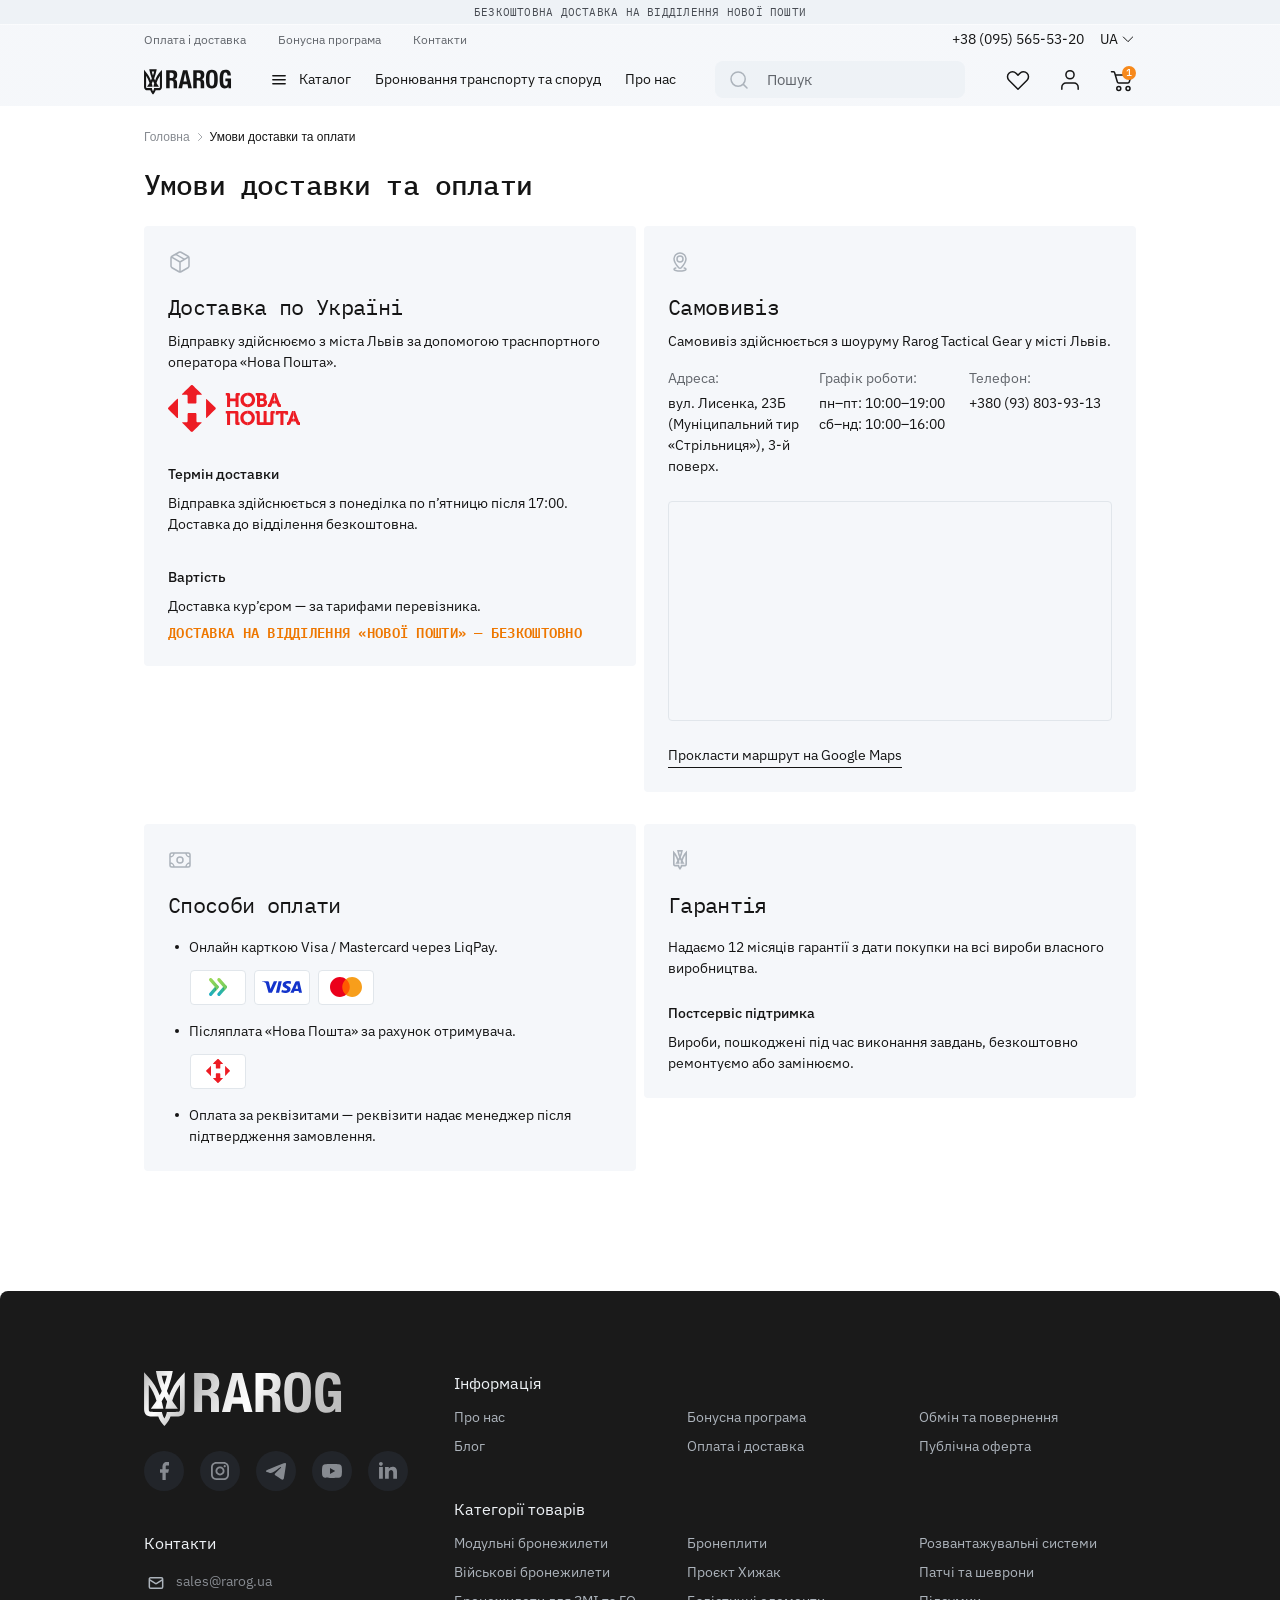
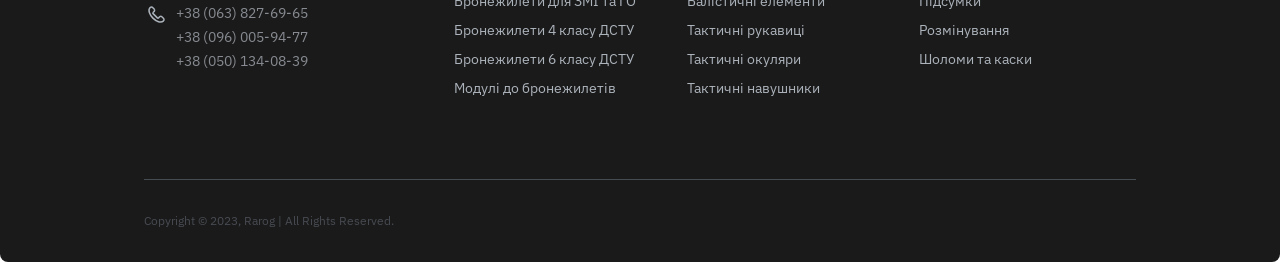
<file: delivery.html>
<!DOCTYPE html>
<html lang="uk">
<head>
    <meta charset="UTF-8">
    <meta name="viewport" content="width=device-width, initial-scale=1.0">
    <title>Умови доставки та оплати | Rarog</title>
    <link rel="preconnect" href="https://fonts.googleapis.com">
    <link rel="preconnect" href="https://fonts.gstatic.com" crossorigin>
    <link href="https://fonts.googleapis.com/css2?family=IBM+Plex+Mono:ital,wght@0,100;0,200;0,300;0,400;0,500;0,600;0,700;1,100;1,200;1,300;1,400;1,500;1,600;1,700&family=IBM+Plex+Sans:ital,wght@0,100..700;1,100..700&display=swap" rel="stylesheet">
    <link rel="stylesheet" href="https://cdn.jsdelivr.net/npm/swiper@11/swiper-bundle.min.css"/>
    <link rel="stylesheet" href="css/style.css">
</head>
<body class="body">
    <header class="header">
        <div class="header__free">
            <div class="container">
                <div class="header__free-inner">
                    <p class="header__free-title">Безкоштовна доставка на відділення Нової Пошти</p>
                </div>
            </div>
        </div>
        <div class="header__end">
            <div class="container">
                <div class="header__inner">
                    <div class="header__top">
                        <ul class="header__top-menu">
                            <li>
                                <a href="#">Оплата і доставка</a>
                            </li>
                            <li>
                                <a href="#">Бонусна програма</a>
                            </li>
                            <li>
                                <a href="#">Контакти</a>
                            </li>
                        </ul>
                        <div class="header__top-info">
                            <a class="header__top-tel" href="tel:+380955655320">+38 (095) 565-53-20</a>
                            <div class="header__lang">
                                <span class="header__lang-selected">UA</span>
                                <div class="header__lang-content">
                                    <span class="header__lang-item">EN</span>
                                </div>
                            </div>
                        </div>
                    </div>
                    <div class="header__bottom">
                        <button class="header__burger">
                            <svg width="24" height="24" viewBox="0 0 24 24" fill="none" xmlns="http://www.w3.org/2000/svg">
                                <path d="M2.75 5.75H21.25M2.75 11.75H21.25M2.75 17.75H21.25" stroke="#151515" stroke-width="1.5" stroke-linecap="round" stroke-linejoin="round"/>
                            </svg>
                            <svg width="24" height="24" viewBox="0 0 24 24" fill="none" xmlns="http://www.w3.org/2000/svg">
                                <path d="M5.70923 18.5407L18.7907 5.45927" stroke="#151515" stroke-width="1.5" stroke-linecap="round" stroke-linejoin="round"/>
                                <path d="M5.70923 5.45926L18.7907 18.5407" stroke="#151515" stroke-width="1.5" stroke-linecap="round" stroke-linejoin="round"/>
                            </svg>
                        </button>
                        <a class="header__logo" href="index.html">
                            <img src="img/logo.svg" alt="">
                        </a>

                        <div class="header__content">
                            <button class="header__menu-open">
                                <svg xmlns="http://www.w3.org/2000/svg" width="16" height="16" viewBox="0 0 16 16" fill="none">
                                    <path d="M1.83334 3.83333H14.1667M1.83334 7.83333H14.1667M1.83334 11.8333H14.1667" stroke="#151515" stroke-width="1.5" stroke-linecap="round" stroke-linejoin="round"/>
                                </svg>
                                Каталог
                            </button>
                            <nav class="header__menu">
                                <ul>
                                    <li>
                                        <a href="#">Бронювання транспорту та споруд</a>
                                    </li>
                                    <li>
                                        <a href="#">Про нас</a>
                                    </li>
                                </ul>
                            </nav>
                        </div>

                        <form class="header__search" action="#">
                            <input class="header__search-input" type="search" name="search" id="search" placeholder="Пошук" maxlength="300" required>
                            <button class="header__search-btn" type="submit">
                                <svg xmlns="http://www.w3.org/2000/svg" width="24" height="24" viewBox="0 0 24 24" fill="none">
                                    <path d="M20 20L16.1333 16.1333M18.2222 11.1111C18.2222 15.0385 15.0385 18.2222 11.1111 18.2222C7.18375 18.2222 4 15.0385 4 11.1111C4 7.18375 7.18375 4 11.1111 4C15.0385 4 18.2222 7.18375 18.2222 11.1111Z" stroke="#ACB3BB" stroke-width="1.5" stroke-linecap="round" stroke-linejoin="round"/>
                                </svg>
                            </button>
                        </form>

                        <div class="header__user">
                            <div class="header__lang header__lang--mob">
                                <span class="header__lang-selected">UA</span>
                                <div class="header__lang-content">
                                    <span class="header__lang-item">EN</span>
                                </div>
                            </div>
                            <button class="header__search-open" type="button">
                                <svg xmlns="http://www.w3.org/2000/svg" width="24" height="24" viewBox="0 0 24 24" fill="none">
                                    <path d="M20 20L16.1333 16.1333M18.2222 11.1111C18.2222 15.0385 15.0385 18.2222 11.1111 18.2222C7.18375 18.2222 4 15.0385 4 11.1111C4 7.18375 7.18375 4 11.1111 4C15.0385 4 18.2222 7.18375 18.2222 11.1111Z" stroke="#151515" stroke-width="1.5" stroke-linecap="round" stroke-linejoin="round"/>
                                </svg>
                            </button>
                            <button class="header__user-btn">
                                <svg xmlns="http://www.w3.org/2000/svg" width="28" height="28" viewBox="0 0 28 28" fill="none">
                                    <path d="M23.0352 14.2259C24.9879 12.2811 24.9879 9.12807 23.0352 7.18332C21.0826 5.23857 17.9167 5.23857 15.964 7.18332L13.9998 9.13954L12.0355 7.18326C10.0829 5.23851 6.91694 5.23851 4.96426 7.18326C3.01159 9.12801 3.01159 12.2811 4.96426 14.2258L13.9997 23.2247L23.0352 14.2259Z" stroke="#151515" stroke-width="1.5" stroke-linecap="round" stroke-linejoin="round"/>
                                </svg>
                            </button>
                            <button class="header__user-btn">
                                <svg xmlns="http://www.w3.org/2000/svg" width="28" height="28" viewBox="0 0 28 28" fill="none">
                                    <path d="M22.1667 23.3334V21.2593C22.1667 20.1591 21.7365 19.104 20.9707 18.3261C20.205 17.5482 19.1663 17.1111 18.0834 17.1111H9.91671C8.83374 17.1111 7.79513 17.5482 7.02935 18.3261C6.26358 19.104 5.83337 20.1591 5.83337 21.2593V23.3334M18.0834 8.75C18.0834 11.0052 16.2552 12.8333 14 12.8333C11.7449 12.8333 9.91671 11.0052 9.91671 8.75C9.91671 6.49484 11.7449 4.66667 14 4.66667C16.2552 4.66667 18.0834 6.49484 18.0834 8.75Z" stroke="#151515" stroke-width="1.5" stroke-linecap="round" stroke-linejoin="round"/>
                                </svg>
                            </button>
                            <button class="header__user-btn header__user-cart">
                                <svg xmlns="http://www.w3.org/2000/svg" width="28" height="28" viewBox="0 0 28 28" fill="none">
                                    <path d="M3.5 5.70836H5.34167C5.92932 5.70836 6.44646 6.09357 6.611 6.65388L7.29745 8.99142M7.29745 8.99142L9.36122 16.0191C9.52576 16.5794 10.0429 16.9646 10.6306 16.9646H19.9829C20.5694 16.9646 21.0859 16.5808 21.2514 16.0219L23.3333 8.99142H7.29745ZM12.7556 22.4052C12.7556 23.4931 11.8676 24.375 10.7722 24.375C9.67686 24.375 8.78889 23.4931 8.78889 22.4052C8.78889 21.3173 9.67686 20.4353 10.7722 20.4353C11.8676 20.4353 12.7556 21.3173 12.7556 22.4052ZM22.0111 22.4052C22.0111 23.4931 21.1231 24.375 20.0278 24.375C18.9324 24.375 18.0444 23.4931 18.0444 22.4052C18.0444 21.3173 18.9324 20.4353 20.0278 20.4353C21.1231 20.4353 22.0111 21.3173 22.0111 22.4052Z" stroke="#151515" stroke-width="1.5" stroke-linecap="round" stroke-linejoin="round"/>
                                </svg>
                                <span>1</span>
                            </button>
                        </div>
                    </div>
                </div>
            </div>
        </div>
        <div class="mega-menu">
            <div class="container">
                <div class="mega-menu__inner">
                    <ul class="mega-menu__menu">
                        <li class="menu-item-has-children">
                            <a href="#">Бронежилети <span></span></a>
                            <ul class="sub-menu">
                                <li>
                                    <a href="#">Модульні бронежилети</a>
                                </li>
                                <li>
                                    <a href="#">Військові бронежилети</a>
                                </li>
                                <li>
                                    <a href="#">Бронежилети для ЗМІ та ГО</a>
                                </li>
                                <li>
                                    <a href="#">Бронежилети для поліції</a>
                                </li>
                                <li>
                                    <a href="#">Бронежилети для  цивільних</a>
                                </li>
                                <li>
                                    <a href="#">Бронежилети 4 класу ДСТУ</a>
                                </li>
                                <li>
                                    <a href="#">Бронежилети 6 класу ДСТУ</a>
                                </li>
                                <li>
                                    <a href="#">Модулі до бронежилетів</a>
                                </li>
                            </ul>
                        </li>
                        <li>
                            <a href="#">Плитоноски</a>
                        </li>
                        <li>
                            <a href="#">Модулі до бронежилетів</a>
                        </li>
                        <li>
                            <a href="#">Бронеплити</a>
                        </li>
                        <li>
                            <a href="#">Балістичні пакети</a>
                        </li>
                        <li class="menu-item-has-children">
                            <a href="#">Підсумки<span></span></a>
                            <ul class="sub-menu">
                                <li>
                                    <a href="#">Модульні бронежилети</a>
                                </li>
                                <li>
                                    <a href="#">Військові бронежилети</a>
                                </li>
                                <li>
                                    <a href="#">Бронежилети для ЗМІ та ГО</a>
                                </li>
                                <li>
                                    <a href="#">Бронежилети для поліції</a>
                                </li>
                                <li>
                                    <a href="#">Бронежилети для  цивільних</a>
                                </li>
                                <li>
                                    <a href="#">Бронежилети 4 класу ДСТУ</a>
                                </li>
                                <li>
                                    <a href="#">Бронежилети 6 класу ДСТУ</a>
                                </li>
                                <li>
                                    <a href="#">Модулі до бронежилетів</a>
                                </li>
                            </ul>
                        </li>
                        <li>
                            <a href="#">Шоломи та каски</a>
                        </li>
                        <li class="menu-item-has-children">
                            <a href="#">Окуляри, рукавички та навушники<span></span></a>
                            <ul class="sub-menu">
                                <li>
                                    <a href="#">Модульні бронежилети</a>
                                </li>
                                <li>
                                    <a href="#">Військові бронежилети</a>
                                </li>
                                <li>
                                    <a href="#">Бронежилети для ЗМІ та ГО</a>
                                </li>
                                <li>
                                    <a href="#">Бронежилети для поліції</a>
                                </li>
                                <li>
                                    <a href="#">Бронежилети для  цивільних</a>
                                </li>
                                <li>
                                    <a href="#">Бронежилети 4 класу ДСТУ</a>
                                </li>
                                <li>
                                    <a href="#">Бронежилети 6 класу ДСТУ</a>
                                </li>
                                <li>
                                    <a href="#">Модулі до бронежилетів</a>
                                </li>
                            </ul>
                        </li>
                        <li>
                            <a href="#">Тактичні засоби маскування</a>
                        </li>
                        <li>
                            <a href="#">Розмінування</a>
                        </li>
                        <li class="menu-item-has-children">
                            <a href="#">Додаткове спорядження<span></span></a>
                            <ul class="sub-menu">
                                <li>
                                    <a href="#">Модульні бронежилети</a>
                                </li>
                                <li>
                                    <a href="#">Військові бронежилети</a>
                                </li>
                                <li>
                                    <a href="#">Бронежилети для ЗМІ та ГО</a>
                                </li>
                                <li>
                                    <a href="#">Бронежилети для поліції</a>
                                </li>
                                <li>
                                    <a href="#">Бронежилети для  цивільних</a>
                                </li>
                                <li>
                                    <a href="#">Бронежилети 4 класу ДСТУ</a>
                                </li>
                                <li>
                                    <a href="#">Бронежилети 6 класу ДСТУ</a>
                                </li>
                                <li>
                                    <a href="#">Модулі до бронежилетів</a>
                                </li>
                            </ul>
                        </li>
                        <li>
                            <a href="#">Рюксази та сумки</a>
                        </li>
                        <li>
                            <a href="#">Спорядження для ПКМ</a>
                        </li>
                    </ul>
                    <div class="mega-menu__image">
                        <img src="img/mega-menu.png" alt="">
                    </div>
                </div>
            </div>
        </div>
        <div class="mobile-menu">
            <div class="mobile-menu__inner">
                <ul class="mobile-menu__nav">
                    <li class="mobile-menu__has-children mobile-menu__has-children--root">
                        <button class="mobile-menu__acc" type="button">
                            Категорії товарів
                            <span class="mobile-menu__chevron"></span>
                        </button>
                        <div class="mobile-menu__collapse">
                            <ul class="mobile-menu__catalog">
                                <li class="mobile-menu__has-children">
                                    <button class="mobile-menu__acc" type="button">
                                        Бронежилети
                                        <span class="mobile-menu__chevron"></span>
                                    </button>
                                    <div class="mobile-menu__collapse">
                                        <ul class="mobile-menu__sub">
                                            <li><a href="#">Всі бронежилети</a></li>
                                            <li><a href="#">Військові бронежилети</a></li>
                                            <li><a href="#">Модульні бронежилети</a></li>
                                            <li><a href="#">Жіночі бронежилети</a></li>
                                            <li><a href="#">Бронежилети для цивільних</a></li>
                                            <li><a href="#">Бронежилети для поліції</a></li>
                                            <li><a href="#">Бронежилети для ЗМІ та ГО</a></li>
                                            <li><a href="#">Бронежилети 4 класу ДСТУ</a></li>
                                            <li><a href="#">Бронежилети 6 класу ДСТУ</a></li>
                                        </ul>
                                    </div>
                                </li>
                                <li><a href="#">Плитоноски</a></li>
                                <li><a href="#">Модулі до бронежилетів</a></li>
                                <li><a href="#">Бронеплити</a></li>
                                <li><a href="#">Балістичні пакети</a></li>
                                <li class="mobile-menu__has-children">
                                    <button class="mobile-menu__acc" type="button">
                                        Підсумки
                                        <span class="mobile-menu__chevron"></span>
                                    </button>
                                    <div class="mobile-menu__collapse">
                                        <ul class="mobile-menu__sub">
                                            <li><a href="#">Підсумки для магазинів</a></li>
                                            <li><a href="#">Підсумки для гранат</a></li>
                                            <li><a href="#">Підсумки під аптечку</a></li>
                                            <li><a href="#">Підсумки скидні</a></li>
                                            <li><a href="#">Універсальні підсумки</a></li>
                                        </ul>
                                    </div>
                                </li>
                                <li><a href="#">Шоломи та каски</a></li>
                                <li class="mobile-menu__has-children">
                                    <button class="mobile-menu__acc" type="button">
                                        Окуляри, рукавички та навушники
                                        <span class="mobile-menu__chevron"></span>
                                    </button>
                                    <div class="mobile-menu__collapse">
                                        <ul class="mobile-menu__sub">
                                            <li><a href="#">Тактичні окуляри</a></li>
                                            <li><a href="#">Тактичні рукавички</a></li>
                                            <li><a href="#">Активні навушники</a></li>
                                        </ul>
                                    </div>
                                </li>
                                <li><a href="#">Тактичні засоби маскування</a></li>
                                <li><a href="#">Розмінування</a></li>
                                <li class="mobile-menu__has-children">
                                    <button class="mobile-menu__acc" type="button">
                                        Додаткове спорядження
                                        <span class="mobile-menu__chevron"></span>
                                    </button>
                                    <div class="mobile-menu__collapse">
                                        <ul class="mobile-menu__sub">
                                            <li><a href="#">Ремені та пояси</a></li>
                                            <li><a href="#">Наколінники та налокітники</a></li>
                                            <li><a href="#">Тактичні аксесуари</a></li>
                                        </ul>
                                    </div>
                                </li>
                                <li><a href="#">Рюкзаки та сумки</a></li>
                                <li><a href="#">Спорядження для ПКМ</a></li>
                            </ul>
                        </div>
                    </li>
                    <li><a href="#">Оплата і доставка</a></li>
                    <li><a href="#">Про нас</a></li>
                    <li><a href="#">Контакти</a></li>
                    <li><a href="#">Бонусна програма</a></li>
                    <li><a href="#">Вхід / Реєстрація</a></li>
                </ul>
                <div class="mobile-menu__contacts">
                    <div class="mobile-menu__tels">
                        <a href="tel:+380638276965">+38 (063) 827-69-65</a>
                        <a href="tel:+380960059477">+38 (096) 005-94-77</a>
                        <a href="tel:+380501340839">+38 (050) 134-08-39</a>
                    </div>
                    <div class="mobile-menu__mess">
                        <span class="mobile-menu__mess-title">Написати в месенджер:</span>
                        <div class="mobile-menu__mess-list">
                            <a class="mobile-menu__mess-link mobile-menu__mess-link--wa" href="#" target="_blank" aria-label="WhatsApp">
                                <svg xmlns="http://www.w3.org/2000/svg" width="29" height="29" viewBox="0 0 29 29" fill="none"><path d="M14.4489 2.3999C7.89694 2.3999 2.55694 7.7399 2.55694 14.2919C2.55694 16.3919 3.10894 18.4319 4.14094 20.2319L2.46094 26.3999L8.76094 24.7439C10.5009 25.6919 12.4569 26.1959 14.4489 26.1959C21.0009 26.1959 26.3409 20.8559 26.3409 14.3039C26.3409 11.1239 25.1049 8.1359 22.8609 5.8919C20.6169 3.6359 17.6289 2.3999 14.4489 2.3999ZM14.4609 4.4039C17.1009 4.4039 19.5729 5.4359 21.4449 7.3079C23.3049 9.1799 24.3369 11.6639 24.3369 14.3039C24.3369 19.7519 19.8969 24.1799 14.4489 24.1799C12.6729 24.1799 10.9329 23.7119 9.42094 22.7999L9.06094 22.5959L5.31694 23.5799L6.31294 19.9319L6.07294 19.5479C5.08894 17.9999 4.56094 16.1639 4.56094 14.2919C4.57294 8.8439 9.00094 4.4039 14.4609 4.4039ZM10.2369 8.7959C10.0449 8.7959 9.72094 8.8679 9.44494 9.1679C9.18094 9.4679 8.40094 10.1999 8.40094 11.6519C8.40094 13.1159 9.46894 14.5199 9.60094 14.7239C9.76894 14.9279 11.7129 17.9279 14.7009 19.1999C15.4089 19.5239 15.9609 19.7039 16.3929 19.8359C17.1009 20.0639 17.7489 20.0279 18.2649 19.9559C18.8409 19.8719 20.0169 19.2359 20.2689 18.5399C20.5209 17.8439 20.5209 17.2559 20.4489 17.1239C20.3649 17.0039 20.1729 16.9319 19.8729 16.7999C19.5729 16.6319 18.1089 15.9119 17.8449 15.8159C17.5689 15.7199 17.4009 15.6719 17.1729 15.9599C16.9809 16.2599 16.4049 16.9319 16.2369 17.1239C16.0569 17.3279 15.8889 17.3519 15.6009 17.2079C15.2889 17.0519 14.3289 16.7399 13.2009 15.7319C12.3129 14.9399 11.7249 13.9679 11.5449 13.6679C11.4009 13.3799 11.5329 13.1999 11.6769 13.0679C11.8089 12.9359 12.0009 12.7199 12.1209 12.5399C12.2769 12.3719 12.3249 12.2399 12.4209 12.0479C12.5169 11.8439 12.4689 11.6759 12.3969 11.5319C12.3249 11.3999 11.7249 9.9119 11.4729 9.3239C11.2329 8.7479 10.9929 8.8199 10.8009 8.8079C10.6329 8.8079 10.4409 8.7959 10.2369 8.7959Z" fill="#25D366"/></svg>
                            </a>
                            <a class="mobile-menu__mess-link mobile-menu__mess-link--tg" href="#" target="_blank" aria-label="Telegram">
                                <svg xmlns="http://www.w3.org/2000/svg" width="29" height="29" viewBox="0 0 29 29" fill="none"><path d="M26.3964 6.4729C26.446 5.07873 25.9692 4.63948 24.8441 4.84956C24.4551 4.92213 24.0775 5.05963 23.7037 5.19714C17.9407 7.26738 12.3379 9.73485 6.69701 12.1107C5.56806 12.5843 4.43911 13.0541 3.32161 13.5583C2.84867 13.7722 2.36047 14.0625 2.40243 14.6851C2.44057 15.2771 2.94783 15.4567 3.42077 15.6094C4.35139 15.915 5.30871 16.1442 6.21644 16.4994C7.87936 17.1526 9.36682 16.9081 10.8047 15.873C12.4447 14.6965 14.1343 13.585 15.8049 12.4506C17.0444 11.6065 18.2878 10.7662 19.535 9.93729C19.8058 9.75777 20.1414 9.46748 20.4237 9.83416C20.6945 10.1856 20.3398 10.4491 20.1224 10.6936C19.9812 10.854 19.821 10.9991 19.6685 11.1481C17.6394 13.1458 15.6027 15.1358 13.5889 17.1487C12.5096 18.2297 12.6049 18.9363 13.8941 19.7957C16.1367 21.2854 18.387 22.7674 20.6411 24.2418C22.3002 25.3266 23.5588 24.8109 23.8944 22.8591C24.3483 20.2044 24.7564 17.5383 25.1607 14.8723C25.5993 11.9999 26.0112 9.11608 26.3964 6.4729Z" fill="#0088CC"/></svg>
                            </a>
                            <a class="mobile-menu__mess-link mobile-menu__mess-link--vb" href="#" target="_blank" aria-label="Viber">
                                <svg xmlns="http://www.w3.org/2000/svg" width="29" height="29" viewBox="0 0 29 29" fill="none"><path d="M11.5993 4.29193L11.8237 5.20109C10.9391 5.41972 10.0924 5.77026 9.31217 6.24093L8.83202 5.4369C9.69087 4.91679 10.624 4.5307 11.5993 4.29193ZM16.4007 4.29193L16.1763 5.20109C17.0609 5.41972 17.9076 5.77026 18.6878 6.24093L19.1737 5.4369C18.3126 4.91725 17.3776 4.5312 16.4007 4.29193ZM5.43689 8.82918C4.91727 9.68929 4.53121 10.6233 4.29192 11.5993L5.20108 11.8237C5.41971 10.9391 5.77025 10.0924 6.24092 9.31217L5.43689 8.82918ZM4.93685 14C4.93679 13.5454 4.97098 13.0914 5.03914 12.642L4.11293 12.4999C3.96236 13.4933 3.96236 14.5038 4.11293 15.4973L5.03914 15.358C4.97108 14.9086 4.93689 14.4546 4.93685 14ZM19.168 22.5603L18.6878 21.7591C17.9088 22.2302 17.063 22.5808 16.1791 22.7989L16.4036 23.7081C17.3776 23.467 18.3096 23.08 19.168 22.5603ZM23.0631 14C23.0631 14.4546 23.0289 14.9086 22.9609 15.358L23.8871 15.4973C24.0376 14.5038 24.0376 13.4933 23.8871 12.4999L22.9609 12.642C23.029 13.0914 23.0632 13.5454 23.0631 14ZM23.7081 16.3979L22.7989 16.1734C22.5808 17.0591 22.2302 17.9068 21.7591 18.6878L22.5631 19.1708C23.0832 18.3099 23.4693 17.3749 23.7081 16.3979ZM15.3581 22.9609C14.4578 23.0972 13.5422 23.0972 12.6419 22.9609L12.5027 23.8871C13.4952 24.0376 14.5048 24.0376 15.4973 23.8871L15.3581 22.9609ZM21.296 19.3754C20.756 20.1077 20.1085 20.7542 19.3754 21.2931L19.9322 22.0489C20.7397 21.4544 21.454 20.743 22.0517 19.9379L21.296 19.3754ZM19.3754 6.70403C20.1085 7.24399 20.756 7.89147 21.296 8.62462L22.0517 8.06208C21.4562 7.25629 20.7437 6.54386 19.9379 5.9483L19.3754 6.70403ZM6.70403 8.62462C7.24398 7.89147 7.89147 7.24399 8.62462 6.70403L8.06208 5.9483C7.25629 6.54386 6.54385 7.25629 5.94829 8.06208L6.70403 8.62462ZM22.5631 8.82918L21.7591 9.31217C22.2302 10.0912 22.5808 10.937 22.7989 11.8209L23.7081 11.5964C23.4688 10.6213 23.0827 9.68829 22.5631 8.82918ZM12.6419 5.03915C13.5422 4.90276 14.4578 4.90276 15.3581 5.03915L15.4973 4.11294C14.5048 3.96235 13.4952 3.96235 12.5027 4.11294L12.6419 5.03915ZM7.18417 22.2989L5.24938 22.7478L5.70111 20.813L4.78912 20.5999L4.33738 22.5347C4.30912 22.6546 4.30478 22.779 4.32462 22.9006C4.34445 23.0223 4.38808 23.1388 4.45299 23.2436C4.5179 23.3483 4.60283 23.4392 4.70292 23.5111C4.80301 23.5831 4.9163 23.6345 5.03629 23.6626C5.17663 23.6939 5.32212 23.6939 5.46246 23.6626L7.39726 23.2166L7.18417 22.2989ZM4.98231 19.7646L5.89715 19.9748L6.20967 18.6338C5.75329 17.8683 5.41336 17.0391 5.20108 16.1734L4.29192 16.3979C4.49642 17.2265 4.80576 18.0256 5.21244 18.7759L4.98231 19.7646ZM9.35762 21.7932L8.01662 22.1057L8.2297 23.0205L9.21557 22.7904C9.96532 23.1983 10.7646 23.5077 11.5936 23.7109L11.818 22.8018C10.9551 22.5867 10.1288 22.2449 9.36615 21.7875L9.35762 21.7932ZM14 5.87443C9.51104 5.87727 5.87726 9.51673 5.87726 14.0028C5.87974 15.5308 6.31194 17.0273 7.12451 18.3213L6.3432 21.6568L9.67583 20.8755C13.4744 23.2649 18.4918 22.1256 20.8812 18.3298C23.2705 14.5341 22.1341 9.51673 18.3384 7.12452C17.0389 6.30736 15.535 5.87402 14 5.87443Z" fill="#3A76F0"/></svg>
                            </a>
                        </div>
                    </div>
                </div>
            </div>
        </div>
    </header>
    <main class="main">
        <section class="delivery">
            <div class="container">
                <ul class="breadcrumps">
                    <li>
                        <a href="index.html">Головна</a>
                    </li>
                    <li>
                        <a href="delivery.html">Умови доставки та оплати</a>
                    </li>
                </ul>

                <div class="delivery__inner">
                    <h1 class="delivery__title">Умови доставки та оплати</h1>

                    <div class="delivery__group">
                        <h2 class="delivery__group-title">Доставка</h2>
                        <div class="delivery__row">

                            <article class="delivery__card">
                                <div class="delivery__card-head">
                                    <img class="delivery__card-icon" src="img/delivery/icon-package.svg" alt="" width="24" height="24">
                                    <h3 class="delivery__card-title">Доставка по Україні</h3>
                                </div>
                                <div class="delivery__card-body delivery__card-body--shipping">
                                    <div class="delivery__block delivery__block--logo">
                                        <p class="delivery__text">Відправку здійснюємо з міста Львів за допомогою траснпортного оператора «Нова Пошта».</p>
                                        <img class="delivery__np-logo" src="img/delivery/novaposhta.svg" alt="Нова Пошта" width="132" height="47">
                                    </div>
                                    <div class="delivery__block">
                                        <h4 class="delivery__label">Термін доставки</h4>
                                        <p class="delivery__text">Відправка здійснюється з понеділка по п’ятницю після 17:00. Доставка до відділення безкоштовна.</p>
                                    </div>
                                    <div class="delivery__block">
                                        <h4 class="delivery__label">Вартість</h4>
                                        <div class="delivery__price">
                                            <p class="delivery__text">Доставка кур’єром — за тарифами перевізника.</p>
                                            <p class="delivery__accent">доставка на відділення «Нової Пошти» — Безкоштовно</p>
                                        </div>
                                    </div>
                                </div>
                            </article>

                            <article class="delivery__card">
                                <div class="delivery__card-head delivery__card-head--tight">
                                    <img class="delivery__card-icon" src="img/delivery/icon-location.svg" alt="" width="24" height="24">
                                    <h3 class="delivery__card-title">Самовивіз</h3>
                                </div>
                                <div class="delivery__card-body delivery__card-body--pickup">
                                    <div class="delivery__pickup">
                                        <p class="delivery__text">Самовивіз здійснюється з шоуруму Rarog Tactical Gear у місті Львів.</p>
                                        <dl class="delivery__specs">
                                            <div class="delivery__spec">
                                                <dt class="delivery__spec-key">Адреса:</dt>
                                                <dd class="delivery__spec-val">вул. Лисенка, 23Б (Муніципальний тир «Стрільниця»), 3-й поверх.</dd>
                                            </div>
                                            <div class="delivery__spec">
                                                <dt class="delivery__spec-key">Графік роботи:</dt>
                                                <dd class="delivery__spec-val">пн–пт: 10:00–19:00 <br>сб–нд: 10:00–16:00</dd>
                                            </div>
                                            <div class="delivery__spec">
                                                <dt class="delivery__spec-key">Телефон:</dt>
                                                <dd class="delivery__spec-val"><a class="delivery__spec-link" href="tel:+380938039313">+380 (93) 803-93-13</a></dd>
                                            </div>
                                        </dl>
                                    </div>
                                    <div class="delivery__map">
                                        <iframe class="delivery__map-frame"
                                                src="https://www.google.com/maps/embed?pb=!1m18!1m12!1m3!1d2397.8947588250044!2d24.039813123448223!3d49.84302296077436!2m3!1f0!2f0!3f0!3m2!1i1024!2i768!4f13.1!3m3!1m2!1s0x473add14d48a74a3%3A0xb6d1ef435796ec04!2z0LLRg9C70LjRhtGPINCb0LjRgdC10L3QutCwLCAyMywg0JvRjNCy0ZbQsiwg0JvRjNCy0ZbQstGB0YzQutCwINC-0LHQu9Cw0YHRgtGMLCDQo9C60YDQsNGX0L3QsCwgNzkwMDA!5e0!3m2!1suk!2sus!4v1786621369089!5m2!1suk!2sus"
                                                title="Мапа проїзду до шоуруму Rarog Tactical Gear"
                                                loading="lazy"
                                                referrerpolicy="strict-origin-when-cross-origin"
                                                allowfullscreen></iframe>
                                    </div>
                                    <a class="delivery__link" href="https://maps.app.goo.gl/TkshVUKD4siza1xU6" target="_blank" rel="noopener">Прокласти маршрут на Google Maps</a>
                                </div>
                            </article>

                        </div>
                    </div>

                    <div class="delivery__group">
                        <h2 class="delivery__group-title">Оплата</h2>
                        <div class="delivery__row">

                            <article class="delivery__card delivery__card--loose">
                                <div class="delivery__card-head">
                                    <img class="delivery__card-icon" src="img/delivery/icon-payment.svg" alt="" width="24" height="24">
                                    <h3 class="delivery__card-title">Способи оплати</h3>
                                </div>
                                <div class="delivery__card-body delivery__card-body--payment">
                                    <ul class="delivery__methods">
                                        <li class="delivery__method">
                                            <p class="delivery__text delivery__text--bullet">Онлайн карткою Visa / Mastercard через LiqPay.</p>
                                            <div class="delivery__pays">
                                                <span class="delivery__pay">
                                                    <img class="delivery__pay-img delivery__pay-img--liqpay" src="img/delivery/pay-liqpay.svg" alt="LiqPay" width="17" height="18">
                                                </span>
                                                <span class="delivery__pay">
                                                    <img class="delivery__pay-img delivery__pay-img--visa" src="img/delivery/pay-visa.svg" alt="Visa" width="40" height="13">
                                                </span>
                                                <span class="delivery__pay">
                                                    <img class="delivery__pay-img delivery__pay-img--mastercard" src="img/delivery/pay-mastercard.svg" alt="Mastercard" width="32" height="19">
                                                </span>
                                            </div>
                                        </li>
                                        <li class="delivery__method">
                                            <p class="delivery__text delivery__text--bullet">Післяплата «Нова Пошта» за рахунок отримувача.</p>
                                            <div class="delivery__pays">
                                                <span class="delivery__pay">
                                                    <img class="delivery__pay-img delivery__pay-img--np" src="img/delivery/pay-np.svg" alt="Нова Пошта" width="25" height="25">
                                                </span>
                                            </div>
                                        </li>
                                        <li class="delivery__method">
                                            <p class="delivery__text delivery__text--bullet">Оплата за реквізитами — реквізити надає менеджер після підтвердження замовлення.</p>
                                        </li>
                                    </ul>
                                </div>
                            </article>

                            <article class="delivery__card delivery__card--loose">
                                <div class="delivery__card-head delivery__card-head--tight">
                                    <img class="delivery__card-icon" src="img/delivery/icon-rarog.svg" alt="" width="24" height="24">
                                    <h3 class="delivery__card-title">Гарантія</h3>
                                </div>
                                <div class="delivery__card-body delivery__card-body--guarantee">
                                    <p class="delivery__text">Надаємо 12 місяців гарантії з дати покупки на всі вироби власного виробництва.</p>
                                    <div class="delivery__block">
                                        <h4 class="delivery__label">Постсервіс підтримка</h4>
                                        <p class="delivery__text">Вироби, пошкоджені під час виконання завдань, безкоштовно ремонтуємо або замінюємо.</p>
                                    </div>
                                </div>
                            </article>

                        </div>
                    </div>
                </div>
            </div>
        </section>
    </main>

    <footer class="footer">
        <div class="container">
            <div class="footer__inner">
                <div class="footer__start">
                    <div class="footer__left">
                        <div class="footer__top">
                            <a class="footer__logo" href="index.html">
                                <img src="img/footer-logo.svg" alt="">
                            </a>
                            <div class="footer__socials">
                                <a class="footer__socials-link" href="#" target="_blank">
                                    <svg xmlns="http://www.w3.org/2000/svg" width="24" height="24" viewBox="0 0 24 24" fill="none">
                                        <path d="M17 2.94238H14.5455C13.4605 2.94238 12.4199 3.41649 11.6527 4.2604C10.8856 5.10432 10.4545 6.24891 10.4545 7.44238V10.1424H8V13.7424H10.4545V20.9424H13.7273V13.7424H16.1818L17 10.1424H13.7273V7.44238C13.7273 7.20369 13.8135 6.97477 13.9669 6.80599C14.1204 6.6372 14.3285 6.54238 14.5455 6.54238H17V2.94238Z" fill="#878B91"/>
                                    </svg>
                                </a>
                                <a class="footer__socials-link" href="#" target="_blank">
                                    <svg xmlns="http://www.w3.org/2000/svg" width="24" height="24" viewBox="0 0 24 24" fill="none">
                                        <path d="M8.22 2.94238H15.78C18.66 2.94238 21 5.28238 21 8.16238V15.7224C21 17.1068 20.45 18.4345 19.4711 19.4135C18.4922 20.3924 17.1644 20.9424 15.78 20.9424H8.22C5.34 20.9424 3 18.6024 3 15.7224V8.16238C3 6.77795 3.54996 5.45023 4.5289 4.47129C5.50784 3.49235 6.83557 2.94238 8.22 2.94238ZM8.04 4.74238C7.1807 4.74238 6.35659 5.08374 5.74897 5.69136C5.14136 6.29897 4.8 7.12308 4.8 7.98238V15.9024C4.8 17.6934 6.249 19.1424 8.04 19.1424H15.96C16.8193 19.1424 17.6434 18.801 18.251 18.1934C18.8586 17.5858 19.2 16.7617 19.2 15.9024V7.98238C19.2 6.19138 17.751 4.74238 15.96 4.74238H8.04ZM16.725 6.09238C17.0234 6.09238 17.3095 6.21091 17.5205 6.42189C17.7315 6.63287 17.85 6.91901 17.85 7.21738C17.85 7.51575 17.7315 7.8019 17.5205 8.01288C17.3095 8.22386 17.0234 8.34238 16.725 8.34238C16.4266 8.34238 16.1405 8.22386 15.9295 8.01288C15.7185 7.8019 15.6 7.51575 15.6 7.21738C15.6 6.91901 15.7185 6.63287 15.9295 6.42189C16.1405 6.21091 16.4266 6.09238 16.725 6.09238ZM12 7.44238C13.1935 7.44238 14.3381 7.91649 15.182 8.7604C16.0259 9.60432 16.5 10.7489 16.5 11.9424C16.5 13.1359 16.0259 14.2804 15.182 15.1244C14.3381 15.9683 13.1935 16.4424 12 16.4424C10.8065 16.4424 9.66193 15.9683 8.81802 15.1244C7.97411 14.2804 7.5 13.1359 7.5 11.9424C7.5 10.7489 7.97411 9.60432 8.81802 8.7604C9.66193 7.91649 10.8065 7.44238 12 7.44238ZM12 9.24238C11.2839 9.24238 10.5972 9.52685 10.0908 10.0332C9.58446 10.5395 9.3 11.2263 9.3 11.9424C9.3 12.6585 9.58446 13.3452 10.0908 13.8516C10.5972 14.3579 11.2839 14.6424 12 14.6424C12.7161 14.6424 13.4028 14.3579 13.9092 13.8516C14.4155 13.3452 14.7 12.6585 14.7 11.9424C14.7 11.2263 14.4155 10.5395 13.9092 10.0332C13.4028 9.52685 12.7161 9.24238 12 9.24238Z" fill="#878B91"/>
                                    </svg>
                                </a>
                                <a class="footer__socials-link" href="#" target="_blank">
                                    <svg xmlns="http://www.w3.org/2000/svg" width="24" height="24" viewBox="0 0 24 24" fill="none">
                                        <path d="M21.9971 5.39424C22.0384 4.23244 21.6411 3.86639 20.7035 4.04146C20.3793 4.10194 20.0647 4.21652 19.7532 4.33111C14.9507 6.05631 10.2817 8.11254 5.58092 10.0924C4.64013 10.4871 3.69934 10.8786 2.76809 11.2987C2.37397 11.477 1.96714 11.7189 2.0021 12.2377C2.03389 12.7311 2.45661 12.8807 2.85072 13.008C3.62624 13.2627 4.42401 13.4537 5.18045 13.7497C6.56621 14.294 7.80577 14.0903 9.004 13.2277C10.3707 12.2473 11.7787 11.321 13.1708 10.3757C14.2038 9.67222 15.2399 8.97196 16.2792 8.28124C16.5049 8.13164 16.7846 7.88973 17.0198 8.1953C17.2455 8.48814 16.9499 8.70777 16.7687 8.91148C16.6511 9.04517 16.5176 9.16612 16.3905 9.29026C14.6996 10.955 13.0024 12.6133 11.3242 14.2908C10.4247 15.1916 10.5042 15.7804 11.5785 16.4966C13.4473 17.738 15.3226 18.973 17.201 20.2017C18.5835 21.1056 19.6324 20.6759 19.9121 19.0494C20.2903 16.8372 20.6304 14.6155 20.9673 12.3937C21.3328 10.0001 21.6761 7.59689 21.9971 5.39424Z" fill="#878B91"/>
                                    </svg>
                                </a>
                                <a class="footer__socials-link" href="#" target="_blank">
                                    <svg xmlns="http://www.w3.org/2000/svg" width="24" height="24" viewBox="0 0 24 24" fill="none">
                                        <path fill-rule="evenodd" clip-rule="evenodd" d="M19.8136 5.41769C20.6746 5.64818 21.3513 6.32483 21.5818 7.18588C21.9983 8.74498 22 11.9998 22 11.9998C22 11.9998 22 15.2547 21.5818 16.8138C21.3513 17.6749 20.6746 18.3515 19.8136 18.582C18.2545 19.0002 12 19.0002 12 19.0002C12 19.0002 5.74547 19.0002 4.18636 18.582C3.32532 18.3515 2.64867 17.6749 2.41818 16.8138C2 15.2547 2 11.9998 2 11.9998C2 11.9998 2 8.74498 2.41818 7.18588C2.64867 6.32483 3.32532 5.64818 4.18636 5.41769C5.74547 4.99951 12 4.99951 12 4.99951C12 4.99951 18.2545 4.99951 19.8136 5.41769ZM15.194 12.0001L9.99805 14.9998V9.00043L15.194 12.0001Z" fill="#878B91"/>
                                    </svg>
                                </a>
                                <a class="footer__socials-link" href="#" target="_blank">
                                    <svg xmlns="http://www.w3.org/2000/svg" width="24" height="24" viewBox="0 0 24 24" fill="none">
                                        <path d="M6.78275 4.81583C6.7825 5.31258 6.58347 5.78888 6.22943 6.13996C5.8754 6.49104 5.39537 6.68813 4.89495 6.68789C4.39452 6.68764 3.91469 6.49007 3.56101 6.13864C3.20734 5.78721 3.00878 5.3107 3.00903 4.81395C3.00928 4.3172 3.20832 3.8409 3.56235 3.48982C3.91638 3.13874 4.39641 2.94165 4.89683 2.94189C5.39726 2.94214 5.87709 3.13971 6.23077 3.49114C6.58445 3.84257 6.783 4.31908 6.78275 4.81583V4.81583ZM6.83936 8.07484H3.06564V19.7998H6.83936V8.07484ZM12.8018 8.07484H9.04698V19.7998H12.7641V13.647C12.7641 10.2194 17.2642 9.90101 17.2642 13.647V19.7998H20.9908V12.3734C20.9908 6.59517 14.3302 6.81057 12.7641 9.64815L12.8018 8.07484V8.07484Z" fill="#878B91"/>
                                    </svg>
                                </a>
                            </div>
                        </div>
                        <div class="footer__info">
                            <h2 class="footer__name">Контакти</h2>
                            <div class="footer__info-box">
                                <div class="footer__info-block">
                                    <div class="footer__info-icon">
                                        <svg xmlns="http://www.w3.org/2000/svg" width="24" height="24" viewBox="0 0 24 24" fill="none">
                                            <path d="M18.6673 8.66699L12.6873 12.467C12.4815 12.5959 12.2435 12.6643 12.0007 12.6643C11.7578 12.6643 11.5198 12.5959 11.314 12.467L5.33398 8.66699M6.66732 6.66699H17.334C18.0704 6.66699 18.6673 7.26395 18.6673 8.00033V16.0003C18.6673 16.7367 18.0704 17.3337 17.334 17.3337H6.66732C5.93094 17.3337 5.33398 16.7367 5.33398 16.0003V8.00033C5.33398 7.26395 5.93094 6.66699 6.66732 6.66699Z" stroke="#ACB3BB" stroke-width="1.5" stroke-linecap="round" stroke-linejoin="round"/>
                                        </svg>
                                    </div>
                                    <div class="footer__info-links">
                                        <a class="footer__info-link" href="mailto:sales@rarog.ua">sales@rarog.ua</a>
                                    </div>
                                </div>
                                <div class="footer__info-block">
                                    <div class="footer__info-icon">
                                        <svg xmlns="http://www.w3.org/2000/svg" width="24" height="24" viewBox="0 0 24 24" fill="none">
                                            <path d="M7.40613 4.00021C7.72144 4.00148 8.03993 4.08668 8.30883 4.25452C8.53133 4.33908 9.88474 5.7823 10.0913 5.96477C10.1873 6.06141 10.2744 6.17204 10.3437 6.28966C10.6736 6.82053 10.6806 7.52943 10.366 8.06921C10.2198 8.37311 9.33549 9.16466 9.10537 9.41833C8.77035 9.75339 8.77035 10.2983 9.10537 10.6339L13.3678 14.8969C13.5299 15.059 13.746 15.1486 13.9755 15.1486C14.205 15.1486 14.4211 15.0596 14.5832 14.8969C14.7765 14.7214 15.6169 13.8205 15.8254 13.701C16.4242 13.289 17.2875 13.3074 17.8609 13.7594C17.8984 13.7505 19.4146 15.2955 19.494 15.3673C19.59 15.464 19.6771 15.5746 19.7464 15.6922C19.9911 16.087 20.0611 16.5829 19.946 17.0318C19.8761 17.3281 19.7025 17.6237 19.494 17.8335C14.1389 22.9547 1.05864 9.87292 6.15761 4.51583C6.47546 4.19412 6.94652 3.99258 7.40613 4.00021Z" stroke="#ACB3BB" stroke-width="1.5" stroke-linecap="round" stroke-linejoin="round"/>
                                        </svg>
                                    </div>
                                    <div class="footer__info-links">
                                        <a class="footer__info-link" href="tel:+380638276965">+38 (063) 827-69-65</a>
                                        <a class="footer__info-link" href="tel:+380960059477">+38 (096) 005-94-77</a>
                                        <a class="footer__info-link" href="tel:+380501340839">+38 (050) 134-08-39</a>
                                    </div>
                                </div>
                            </div>
                        </div>
                    </div>
                    <div class="footer__right">
                        <div class="footer__block">
                            <h3 class="footer__name">Інформація</h3>
                            <ul class="footer__menu">
                                <li>
                                    <a href="#">Про нас</a>
                                </li>
                                <li>
                                    <a href="#">Бонусна програма</a>
                                </li>
                                <li>
                                    <a href="#">Обмін та повернення</a>
                                </li>
                                <li>
                                    <a href="#">Блог</a>
                                </li>
                                <li>
                                    <a href="#">Оплата і доставка </a>
                                </li>
                                <li>
                                    <a href="#">Публічна оферта</a>
                                </li>
                            </ul>
                        </div>
                        <div class="footer__block">
                            <h3 class="footer__name">Категорії товарів</h3>
                            <ul class="footer__menu">
                                <li>
                                    <a href="#">Модульні бронежилети</a>
                                </li>
                                <li>
                                    <a href="#">Бронеплити</a>
                                </li>
                                <li>
                                    <a href="#">Розвантажувальні системи</a>
                                </li>
                                <li>
                                    <a href="#">Військові бронежилети</a>
                                </li>
                                <li>
                                    <a href="#">Проєкт Хижак</a>
                                </li>
                                <li>
                                    <a href="#">Патчі та шеврони</a>
                                </li>
                                <li>
                                    <a href="#">Бронежилети для ЗМІ та ГО</a>
                                </li>
                                <li>
                                    <a href="#">Балістичні елементи</a>
                                </li>
                                <li>
                                    <a href="#">Підсумки</a>
                                </li>
                                <li>
                                    <a href="#">Бронежилети 4 класу ДСТУ</a>
                                </li>
                                <li>
                                    <a href="#">Тактичні рукавиці</a>
                                </li>
                                <li>
                                    <a href="#">Розмінування</a>
                                </li>
                                <li>
                                    <a href="#">Бронежилети 6 класу ДСТУ</a>
                                </li>
                                <li>
                                    <a href="#">Тактичні окуляри</a>
                                </li>
                                <li>
                                    <a href="#">Шоломи та каски</a>
                                </li>
                                <li>
                                    <a href="#">Модулі до бронежилетів</a>
                                </li>
                                <li>
                                    <a href="#">Тактичні навушники</a>
                                </li>
                            </ul>
                        </div>
                    </div>
                </div>
                <div class="footer__bottom">
                    <p class="footer__copy">Copyright © 2023, Rarog  |  All Rights Reserved.</p>
                </div>
            </div>
        </div>
    </footer>

    <script src="https://code.jquery.com/jquery-3.7.1.min.js"></script>
    <script src="https://cdn.jsdelivr.net/npm/swiper@11/swiper-bundle.min.js"></script>
    <script src="js/script.js"></script>
</body>
</html>
</file>
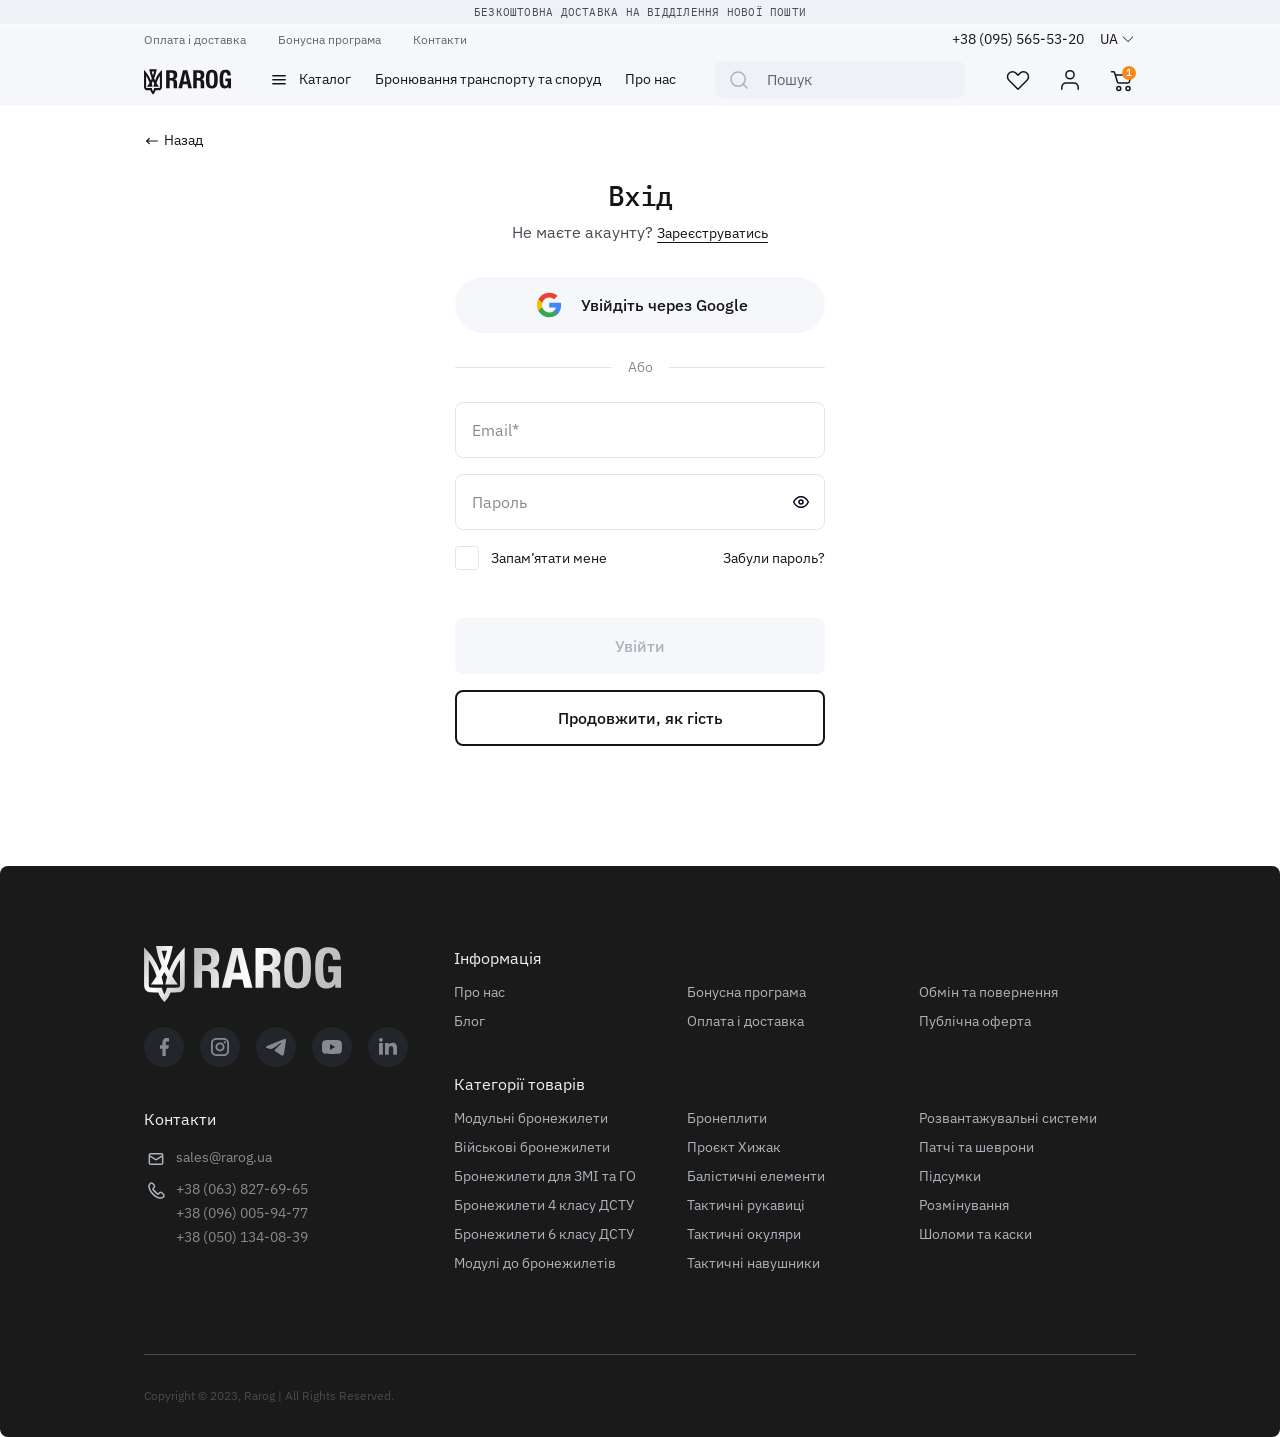
<file: login.html>
<!DOCTYPE html>
<html lang="uk">
<head>
    <meta charset="UTF-8">
    <meta name="viewport" content="width=device-width, initial-scale=1.0">
    <title>Вхід | Rarog</title>
    <link rel="preconnect" href="https://fonts.googleapis.com">
    <link rel="preconnect" href="https://fonts.gstatic.com" crossorigin>
    <link href="https://fonts.googleapis.com/css2?family=IBM+Plex+Mono:ital,wght@0,100;0,200;0,300;0,400;0,500;0,600;0,700;1,100;1,200;1,300;1,400;1,500;1,600;1,700&family=IBM+Plex+Sans:ital,wght@0,100..700;1,100..700&display=swap" rel="stylesheet">
    <link rel="stylesheet" href="https://cdn.jsdelivr.net/npm/swiper@11/swiper-bundle.min.css"/>
    <link rel="stylesheet" href="css/style.css">
</head>
<body class="body">
    <header class="header">
        <div class="header__free">
            <div class="container">
                <div class="header__free-inner">
                    <p class="header__free-title">Безкоштовна доставка на відділення Нової Пошти</p>
                </div>
            </div>
        </div>
        <div class="header__end">
            <div class="container">
                <div class="header__inner">
                    <div class="header__top">
                        <ul class="header__top-menu">
                            <li>
                                <a href="#">Оплата і доставка</a>
                            </li>
                            <li>
                                <a href="#">Бонусна програма</a>
                            </li>
                            <li>
                                <a href="contacts.html">Контакти</a>
                            </li>
                        </ul>
                        <div class="header__top-info">
                            <a class="header__top-tel" href="tel:+380955655320">+38 (095) 565-53-20</a>
                            <div class="header__lang">
                                <span class="header__lang-selected">UA</span>
                                <div class="header__lang-content">
                                    <span class="header__lang-item">EN</span>
                                </div>
                            </div>
                        </div>
                    </div>
                    <div class="header__bottom">
                        <button class="header__burger">
                            <svg width="24" height="24" viewBox="0 0 24 24" fill="none" xmlns="http://www.w3.org/2000/svg">
                                <path d="M2.75 5.75H21.25M2.75 11.75H21.25M2.75 17.75H21.25" stroke="#151515" stroke-width="1.5" stroke-linecap="round" stroke-linejoin="round"/>
                            </svg>
                            <svg width="24" height="24" viewBox="0 0 24 24" fill="none" xmlns="http://www.w3.org/2000/svg">
                                <path d="M5.70923 18.5407L18.7907 5.45927" stroke="#151515" stroke-width="1.5" stroke-linecap="round" stroke-linejoin="round"/>
                                <path d="M5.70923 5.45926L18.7907 18.5407" stroke="#151515" stroke-width="1.5" stroke-linecap="round" stroke-linejoin="round"/>
                            </svg>
                        </button>
                        <a class="header__logo" href="index.html">
                            <img src="img/logo.svg" alt="">
                        </a>

                        <div class="header__content">
                            <button class="header__menu-open">
                                <svg xmlns="http://www.w3.org/2000/svg" width="16" height="16" viewBox="0 0 16 16" fill="none">
                                    <path d="M1.83334 3.83333H14.1667M1.83334 7.83333H14.1667M1.83334 11.8333H14.1667" stroke="#151515" stroke-width="1.5" stroke-linecap="round" stroke-linejoin="round"/>
                                </svg>
                                Каталог
                            </button>
                            <nav class="header__menu">
                                <ul>
                                    <li>
                                        <a href="#">Бронювання транспорту та споруд</a>
                                    </li>
                                    <li>
                                        <a href="#">Про нас</a>
                                    </li>
                                </ul>
                            </nav>
                        </div>

                        <form class="header__search" action="#">
                            <input class="header__search-input" type="search" name="search" id="search" placeholder="Пошук" maxlength="300" required>
                            <button class="header__search-btn" type="submit">
                                <svg xmlns="http://www.w3.org/2000/svg" width="24" height="24" viewBox="0 0 24 24" fill="none">
                                    <path d="M20 20L16.1333 16.1333M18.2222 11.1111C18.2222 15.0385 15.0385 18.2222 11.1111 18.2222C7.18375 18.2222 4 15.0385 4 11.1111C4 7.18375 7.18375 4 11.1111 4C15.0385 4 18.2222 7.18375 18.2222 11.1111Z" stroke="#ACB3BB" stroke-width="1.5" stroke-linecap="round" stroke-linejoin="round"/>
                                </svg>
                            </button>
                        </form>

                        <div class="header__user">
                            <div class="header__lang header__lang--mob">
                                <span class="header__lang-selected">UA</span>
                                <div class="header__lang-content">
                                    <span class="header__lang-item">EN</span>
                                </div>
                            </div>
                            <button class="header__search-open" type="button">
                                <svg xmlns="http://www.w3.org/2000/svg" width="24" height="24" viewBox="0 0 24 24" fill="none">
                                    <path d="M20 20L16.1333 16.1333M18.2222 11.1111C18.2222 15.0385 15.0385 18.2222 11.1111 18.2222C7.18375 18.2222 4 15.0385 4 11.1111C4 7.18375 7.18375 4 11.1111 4C15.0385 4 18.2222 7.18375 18.2222 11.1111Z" stroke="#151515" stroke-width="1.5" stroke-linecap="round" stroke-linejoin="round"/>
                                </svg>
                            </button>
                            <button class="header__user-btn">
                                <svg xmlns="http://www.w3.org/2000/svg" width="28" height="28" viewBox="0 0 28 28" fill="none">
                                    <path d="M23.0352 14.2259C24.9879 12.2811 24.9879 9.12807 23.0352 7.18332C21.0826 5.23857 17.9167 5.23857 15.964 7.18332L13.9998 9.13954L12.0355 7.18326C10.0829 5.23851 6.91694 5.23851 4.96426 7.18326C3.01159 9.12801 3.01159 12.2811 4.96426 14.2258L13.9997 23.2247L23.0352 14.2259Z" stroke="#151515" stroke-width="1.5" stroke-linecap="round" stroke-linejoin="round"/>
                                </svg>
                            </button>
                            <button class="header__user-btn">
                                <svg xmlns="http://www.w3.org/2000/svg" width="28" height="28" viewBox="0 0 28 28" fill="none">
                                    <path d="M22.1667 23.3334V21.2593C22.1667 20.1591 21.7365 19.104 20.9707 18.3261C20.205 17.5482 19.1663 17.1111 18.0834 17.1111H9.91671C8.83374 17.1111 7.79513 17.5482 7.02935 18.3261C6.26358 19.104 5.83337 20.1591 5.83337 21.2593V23.3334M18.0834 8.75C18.0834 11.0052 16.2552 12.8333 14 12.8333C11.7449 12.8333 9.91671 11.0052 9.91671 8.75C9.91671 6.49484 11.7449 4.66667 14 4.66667C16.2552 4.66667 18.0834 6.49484 18.0834 8.75Z" stroke="#151515" stroke-width="1.5" stroke-linecap="round" stroke-linejoin="round"/>
                                </svg>
                            </button>
                            <button class="header__user-btn header__user-cart">
                                <svg xmlns="http://www.w3.org/2000/svg" width="28" height="28" viewBox="0 0 28 28" fill="none">
                                    <path d="M3.5 5.70836H5.34167C5.92932 5.70836 6.44646 6.09357 6.611 6.65388L7.29745 8.99142M7.29745 8.99142L9.36122 16.0191C9.52576 16.5794 10.0429 16.9646 10.6306 16.9646H19.9829C20.5694 16.9646 21.0859 16.5808 21.2514 16.0219L23.3333 8.99142H7.29745ZM12.7556 22.4052C12.7556 23.4931 11.8676 24.375 10.7722 24.375C9.67686 24.375 8.78889 23.4931 8.78889 22.4052C8.78889 21.3173 9.67686 20.4353 10.7722 20.4353C11.8676 20.4353 12.7556 21.3173 12.7556 22.4052ZM22.0111 22.4052C22.0111 23.4931 21.1231 24.375 20.0278 24.375C18.9324 24.375 18.0444 23.4931 18.0444 22.4052C18.0444 21.3173 18.9324 20.4353 20.0278 20.4353C21.1231 20.4353 22.0111 21.3173 22.0111 22.4052Z" stroke="#151515" stroke-width="1.5" stroke-linecap="round" stroke-linejoin="round"/>
                                </svg>
                                <span>1</span>
                            </button>
                        </div>
                    </div>
                </div>
            </div>
        </div>
        <div class="mega-menu">
            <div class="container">
                <div class="mega-menu__inner">
                    <ul class="mega-menu__menu">
                        <li class="menu-item-has-children">
                            <a href="#">Бронежилети <span></span></a>
                            <ul class="sub-menu">
                                <li>
                                    <a href="#">Модульні бронежилети</a>
                                </li>
                                <li>
                                    <a href="#">Військові бронежилети</a>
                                </li>
                                <li>
                                    <a href="#">Бронежилети для ЗМІ та ГО</a>
                                </li>
                                <li>
                                    <a href="#">Бронежилети для поліції</a>
                                </li>
                                <li>
                                    <a href="#">Бронежилети для  цивільних</a>
                                </li>
                                <li>
                                    <a href="#">Бронежилети 4 класу ДСТУ</a>
                                </li>
                                <li>
                                    <a href="#">Бронежилети 6 класу ДСТУ</a>
                                </li>
                                <li>
                                    <a href="#">Модулі до бронежилетів</a>
                                </li>
                            </ul>
                        </li>
                        <li>
                            <a href="#">Плитоноски</a>
                        </li>
                        <li>
                            <a href="#">Модулі до бронежилетів</a>
                        </li>
                        <li>
                            <a href="#">Бронеплити</a>
                        </li>
                        <li>
                            <a href="#">Балістичні пакети</a>
                        </li>
                        <li class="menu-item-has-children">
                            <a href="#">Підсумки<span></span></a>
                            <ul class="sub-menu">
                                <li>
                                    <a href="#">Модульні бронежилети</a>
                                </li>
                                <li>
                                    <a href="#">Військові бронежилети</a>
                                </li>
                                <li>
                                    <a href="#">Бронежилети для ЗМІ та ГО</a>
                                </li>
                                <li>
                                    <a href="#">Бронежилети для поліції</a>
                                </li>
                                <li>
                                    <a href="#">Бронежилети для  цивільних</a>
                                </li>
                                <li>
                                    <a href="#">Бронежилети 4 класу ДСТУ</a>
                                </li>
                                <li>
                                    <a href="#">Бронежилети 6 класу ДСТУ</a>
                                </li>
                                <li>
                                    <a href="#">Модулі до бронежилетів</a>
                                </li>
                            </ul>
                        </li>
                        <li>
                            <a href="#">Шоломи та каски</a>
                        </li>
                        <li class="menu-item-has-children">
                            <a href="#">Окуляри, рукавички та навушники<span></span></a>
                            <ul class="sub-menu">
                                <li>
                                    <a href="#">Модульні бронежилети</a>
                                </li>
                                <li>
                                    <a href="#">Військові бронежилети</a>
                                </li>
                                <li>
                                    <a href="#">Бронежилети для ЗМІ та ГО</a>
                                </li>
                                <li>
                                    <a href="#">Бронежилети для поліції</a>
                                </li>
                                <li>
                                    <a href="#">Бронежилети для  цивільних</a>
                                </li>
                                <li>
                                    <a href="#">Бронежилети 4 класу ДСТУ</a>
                                </li>
                                <li>
                                    <a href="#">Бронежилети 6 класу ДСТУ</a>
                                </li>
                                <li>
                                    <a href="#">Модулі до бронежилетів</a>
                                </li>
                            </ul>
                        </li>
                        <li>
                            <a href="#">Тактичні засоби маскування</a>
                        </li>
                        <li>
                            <a href="#">Розмінування</a>
                        </li>
                        <li class="menu-item-has-children">
                            <a href="#">Додаткове спорядження<span></span></a>
                            <ul class="sub-menu">
                                <li>
                                    <a href="#">Модульні бронежилети</a>
                                </li>
                                <li>
                                    <a href="#">Військові бронежилети</a>
                                </li>
                                <li>
                                    <a href="#">Бронежилети для ЗМІ та ГО</a>
                                </li>
                                <li>
                                    <a href="#">Бронежилети для поліції</a>
                                </li>
                                <li>
                                    <a href="#">Бронежилети для  цивільних</a>
                                </li>
                                <li>
                                    <a href="#">Бронежилети 4 класу ДСТУ</a>
                                </li>
                                <li>
                                    <a href="#">Бронежилети 6 класу ДСТУ</a>
                                </li>
                                <li>
                                    <a href="#">Модулі до бронежилетів</a>
                                </li>
                            </ul>
                        </li>
                        <li>
                            <a href="#">Рюксази та сумки</a>
                        </li>
                        <li>
                            <a href="#">Спорядження для ПКМ</a>
                        </li>
                    </ul>
                    <div class="mega-menu__image">
                        <img src="img/mega-menu.png" alt="">
                    </div>
                </div>
            </div>
        </div>
        <div class="mobile-menu">
            <div class="mobile-menu__inner">
                <ul class="mobile-menu__nav">
                    <li class="mobile-menu__has-children mobile-menu__has-children--root">
                        <button class="mobile-menu__acc" type="button">
                            Категорії товарів
                            <span class="mobile-menu__chevron"></span>
                        </button>
                        <div class="mobile-menu__collapse">
                            <ul class="mobile-menu__catalog">
                                <li class="mobile-menu__has-children">
                                    <button class="mobile-menu__acc" type="button">
                                        Бронежилети
                                        <span class="mobile-menu__chevron"></span>
                                    </button>
                                    <div class="mobile-menu__collapse">
                                        <ul class="mobile-menu__sub">
                                            <li><a href="#">Всі бронежилети</a></li>
                                            <li><a href="#">Військові бронежилети</a></li>
                                            <li><a href="#">Модульні бронежилети</a></li>
                                            <li><a href="#">Жіночі бронежилети</a></li>
                                            <li><a href="#">Бронежилети для цивільних</a></li>
                                            <li><a href="#">Бронежилети для поліції</a></li>
                                            <li><a href="#">Бронежилети для ЗМІ та ГО</a></li>
                                            <li><a href="#">Бронежилети 4 класу ДСТУ</a></li>
                                            <li><a href="#">Бронежилети 6 класу ДСТУ</a></li>
                                        </ul>
                                    </div>
                                </li>
                                <li><a href="#">Плитоноски</a></li>
                                <li><a href="#">Модулі до бронежилетів</a></li>
                                <li><a href="#">Бронеплити</a></li>
                                <li><a href="#">Балістичні пакети</a></li>
                                <li class="mobile-menu__has-children">
                                    <button class="mobile-menu__acc" type="button">
                                        Підсумки
                                        <span class="mobile-menu__chevron"></span>
                                    </button>
                                    <div class="mobile-menu__collapse">
                                        <ul class="mobile-menu__sub">
                                            <li><a href="#">Підсумки для магазинів</a></li>
                                            <li><a href="#">Підсумки для гранат</a></li>
                                            <li><a href="#">Підсумки під аптечку</a></li>
                                            <li><a href="#">Підсумки скидні</a></li>
                                            <li><a href="#">Універсальні підсумки</a></li>
                                        </ul>
                                    </div>
                                </li>
                                <li><a href="#">Шоломи та каски</a></li>
                                <li class="mobile-menu__has-children">
                                    <button class="mobile-menu__acc" type="button">
                                        Окуляри, рукавички та навушники
                                        <span class="mobile-menu__chevron"></span>
                                    </button>
                                    <div class="mobile-menu__collapse">
                                        <ul class="mobile-menu__sub">
                                            <li><a href="#">Тактичні окуляри</a></li>
                                            <li><a href="#">Тактичні рукавички</a></li>
                                            <li><a href="#">Активні навушники</a></li>
                                        </ul>
                                    </div>
                                </li>
                                <li><a href="#">Тактичні засоби маскування</a></li>
                                <li><a href="#">Розмінування</a></li>
                                <li class="mobile-menu__has-children">
                                    <button class="mobile-menu__acc" type="button">
                                        Додаткове спорядження
                                        <span class="mobile-menu__chevron"></span>
                                    </button>
                                    <div class="mobile-menu__collapse">
                                        <ul class="mobile-menu__sub">
                                            <li><a href="#">Ремені та пояси</a></li>
                                            <li><a href="#">Наколінники та налокітники</a></li>
                                            <li><a href="#">Тактичні аксесуари</a></li>
                                        </ul>
                                    </div>
                                </li>
                                <li><a href="#">Рюкзаки та сумки</a></li>
                                <li><a href="#">Спорядження для ПКМ</a></li>
                            </ul>
                        </div>
                    </li>
                    <li><a href="#">Оплата і доставка</a></li>
                    <li><a href="#">Про нас</a></li>
                    <li><a href="contacts.html">Контакти</a></li>
                    <li><a href="#">Бонусна програма</a></li>
                    <li><a href="login.html">Вхід / Реєстрація</a></li>
                </ul>
                <div class="mobile-menu__contacts">
                    <div class="mobile-menu__tels">
                        <a href="tel:+380638276965">+38 (063) 827-69-65</a>
                        <a href="tel:+380960059477">+38 (096) 005-94-77</a>
                        <a href="tel:+380501340839">+38 (050) 134-08-39</a>
                    </div>
                    <div class="mobile-menu__mess">
                        <span class="mobile-menu__mess-title">Написати в месенджер:</span>
                        <div class="mobile-menu__mess-list">
                            <a class="mobile-menu__mess-link mobile-menu__mess-link--wa" href="#" target="_blank" aria-label="WhatsApp">
                                <svg xmlns="http://www.w3.org/2000/svg" width="29" height="29" viewBox="0 0 29 29" fill="none"><path d="M14.4489 2.3999C7.89694 2.3999 2.55694 7.7399 2.55694 14.2919C2.55694 16.3919 3.10894 18.4319 4.14094 20.2319L2.46094 26.3999L8.76094 24.7439C10.5009 25.6919 12.4569 26.1959 14.4489 26.1959C21.0009 26.1959 26.3409 20.8559 26.3409 14.3039C26.3409 11.1239 25.1049 8.1359 22.8609 5.8919C20.6169 3.6359 17.6289 2.3999 14.4489 2.3999ZM14.4609 4.4039C17.1009 4.4039 19.5729 5.4359 21.4449 7.3079C23.3049 9.1799 24.3369 11.6639 24.3369 14.3039C24.3369 19.7519 19.8969 24.1799 14.4489 24.1799C12.6729 24.1799 10.9329 23.7119 9.42094 22.7999L9.06094 22.5959L5.31694 23.5799L6.31294 19.9319L6.07294 19.5479C5.08894 17.9999 4.56094 16.1639 4.56094 14.2919C4.57294 8.8439 9.00094 4.4039 14.4609 4.4039ZM10.2369 8.7959C10.0449 8.7959 9.72094 8.8679 9.44494 9.1679C9.18094 9.4679 8.40094 10.1999 8.40094 11.6519C8.40094 13.1159 9.46894 14.5199 9.60094 14.7239C9.76894 14.9279 11.7129 17.9279 14.7009 19.1999C15.4089 19.5239 15.9609 19.7039 16.3929 19.8359C17.1009 20.0639 17.7489 20.0279 18.2649 19.9559C18.8409 19.8719 20.0169 19.2359 20.2689 18.5399C20.5209 17.8439 20.5209 17.2559 20.4489 17.1239C20.3649 17.0039 20.1729 16.9319 19.8729 16.7999C19.5729 16.6319 18.1089 15.9119 17.8449 15.8159C17.5689 15.7199 17.4009 15.6719 17.1729 15.9599C16.9809 16.2599 16.4049 16.9319 16.2369 17.1239C16.0569 17.3279 15.8889 17.3519 15.6009 17.2079C15.2889 17.0519 14.3289 16.7399 13.2009 15.7319C12.3129 14.9399 11.7249 13.9679 11.5449 13.6679C11.4009 13.3799 11.5329 13.1999 11.6769 13.0679C11.8089 12.9359 12.0009 12.7199 12.1209 12.5399C12.2769 12.3719 12.3249 12.2399 12.4209 12.0479C12.5169 11.8439 12.4689 11.6759 12.3969 11.5319C12.3249 11.3999 11.7249 9.9119 11.4729 9.3239C11.2329 8.7479 10.9929 8.8199 10.8009 8.8079C10.6329 8.8079 10.4409 8.7959 10.2369 8.7959Z" fill="#25D366"/></svg>
                            </a>
                            <a class="mobile-menu__mess-link mobile-menu__mess-link--tg" href="#" target="_blank" aria-label="Telegram">
                                <svg xmlns="http://www.w3.org/2000/svg" width="29" height="29" viewBox="0 0 29 29" fill="none"><path d="M26.3964 6.4729C26.446 5.07873 25.9692 4.63948 24.8441 4.84956C24.4551 4.92213 24.0775 5.05963 23.7037 5.19714C17.9407 7.26738 12.3379 9.73485 6.69701 12.1107C5.56806 12.5843 4.43911 13.0541 3.32161 13.5583C2.84867 13.7722 2.36047 14.0625 2.40243 14.6851C2.44057 15.2771 2.94783 15.4567 3.42077 15.6094C4.35139 15.915 5.30871 16.1442 6.21644 16.4994C7.87936 17.1526 9.36682 16.9081 10.8047 15.873C12.4447 14.6965 14.1343 13.585 15.8049 12.4506C17.0444 11.6065 18.2878 10.7662 19.535 9.93729C19.8058 9.75777 20.1414 9.46748 20.4237 9.83416C20.6945 10.1856 20.3398 10.4491 20.1224 10.6936C19.9812 10.854 19.821 10.9991 19.6685 11.1481C17.6394 13.1458 15.6027 15.1358 13.5889 17.1487C12.5096 18.2297 12.6049 18.9363 13.8941 19.7957C16.1367 21.2854 18.387 22.7674 20.6411 24.2418C22.3002 25.3266 23.5588 24.8109 23.8944 22.8591C24.3483 20.2044 24.7564 17.5383 25.1607 14.8723C25.5993 11.9999 26.0112 9.11608 26.3964 6.4729Z" fill="#0088CC"/></svg>
                            </a>
                            <a class="mobile-menu__mess-link mobile-menu__mess-link--vb" href="#" target="_blank" aria-label="Viber">
                                <svg xmlns="http://www.w3.org/2000/svg" width="29" height="29" viewBox="0 0 29 29" fill="none"><path d="M11.5993 4.29193L11.8237 5.20109C10.9391 5.41972 10.0924 5.77026 9.31217 6.24093L8.83202 5.4369C9.69087 4.91679 10.624 4.5307 11.5993 4.29193ZM16.4007 4.29193L16.1763 5.20109C17.0609 5.41972 17.9076 5.77026 18.6878 6.24093L19.1737 5.4369C18.3126 4.91725 17.3776 4.5312 16.4007 4.29193ZM5.43689 8.82918C4.91727 9.68929 4.53121 10.6233 4.29192 11.5993L5.20108 11.8237C5.41971 10.9391 5.77025 10.0924 6.24092 9.31217L5.43689 8.82918ZM4.93685 14C4.93679 13.5454 4.97098 13.0914 5.03914 12.642L4.11293 12.4999C3.96236 13.4933 3.96236 14.5038 4.11293 15.4973L5.03914 15.358C4.97108 14.9086 4.93689 14.4546 4.93685 14ZM19.168 22.5603L18.6878 21.7591C17.9088 22.2302 17.063 22.5808 16.1791 22.7989L16.4036 23.7081C17.3776 23.467 18.3096 23.08 19.168 22.5603ZM23.0631 14C23.0631 14.4546 23.0289 14.9086 22.9609 15.358L23.8871 15.4973C24.0376 14.5038 24.0376 13.4933 23.8871 12.4999L22.9609 12.642C23.029 13.0914 23.0632 13.5454 23.0631 14ZM23.7081 16.3979L22.7989 16.1734C22.5808 17.0591 22.2302 17.9068 21.7591 18.6878L22.5631 19.1708C23.0832 18.3099 23.4693 17.3749 23.7081 16.3979ZM15.3581 22.9609C14.4578 23.0972 13.5422 23.0972 12.6419 22.9609L12.5027 23.8871C13.4952 24.0376 14.5048 24.0376 15.4973 23.8871L15.3581 22.9609ZM21.296 19.3754C20.756 20.1077 20.1085 20.7542 19.3754 21.2931L19.9322 22.0489C20.7397 21.4544 21.454 20.743 22.0517 19.9379L21.296 19.3754ZM19.3754 6.70403C20.1085 7.24399 20.756 7.89147 21.296 8.62462L22.0517 8.06208C21.4562 7.25629 20.7437 6.54386 19.9379 5.9483L19.3754 6.70403ZM6.70403 8.62462C7.24398 7.89147 7.89147 7.24399 8.62462 6.70403L8.06208 5.9483C7.25629 6.54386 6.54385 7.25629 5.94829 8.06208L6.70403 8.62462ZM22.5631 8.82918L21.7591 9.31217C22.2302 10.0912 22.5808 10.937 22.7989 11.8209L23.7081 11.5964C23.4688 10.6213 23.0827 9.68829 22.5631 8.82918ZM12.6419 5.03915C13.5422 4.90276 14.4578 4.90276 15.3581 5.03915L15.4973 4.11294C14.5048 3.96235 13.4952 3.96235 12.5027 4.11294L12.6419 5.03915ZM7.18417 22.2989L5.24938 22.7478L5.70111 20.813L4.78912 20.5999L4.33738 22.5347C4.30912 22.6546 4.30478 22.779 4.32462 22.9006C4.34445 23.0223 4.38808 23.1388 4.45299 23.2436C4.5179 23.3483 4.60283 23.4392 4.70292 23.5111C4.80301 23.5831 4.9163 23.6345 5.03629 23.6626C5.17663 23.6939 5.32212 23.6939 5.46246 23.6626L7.39726 23.2166L7.18417 22.2989ZM4.98231 19.7646L5.89715 19.9748L6.20967 18.6338C5.75329 17.8683 5.41336 17.0391 5.20108 16.1734L4.29192 16.3979C4.49642 17.2265 4.80576 18.0256 5.21244 18.7759L4.98231 19.7646ZM9.35762 21.7932L8.01662 22.1057L8.2297 23.0205L9.21557 22.7904C9.96532 23.1983 10.7646 23.5077 11.5936 23.7109L11.818 22.8018C10.9551 22.5867 10.1288 22.2449 9.36615 21.7875L9.35762 21.7932ZM14 5.87443C9.51104 5.87727 5.87726 9.51673 5.87726 14.0028C5.87974 15.5308 6.31194 17.0273 7.12451 18.3213L6.3432 21.6568L9.67583 20.8755C13.4744 23.2649 18.4918 22.1256 20.8812 18.3298C23.2705 14.5341 22.1341 9.51673 18.3384 7.12452C17.0389 6.30736 15.535 5.87402 14 5.87443Z" fill="#3A76F0"/></svg>
                            </a>
                        </div>
                    </div>
                </div>
            </div>
        </div>
    </header>

    <main class="main">
        <section class="login">
            <div class="container">
                <a class="login__back" href="index.html">
                    <svg xmlns="http://www.w3.org/2000/svg" width="16" height="16" viewBox="0 0 16 16" fill="none">
                        <path d="M5.33337 10.6666L2.66671 7.99998L5.33337 5.33331M2.66671 7.99998L13.3334 7.99998" stroke="#151515" stroke-width="1.2" stroke-linecap="round" stroke-linejoin="round"/>
                    </svg>
                    Назад
                </a>
                <div class="login__inner">
                    <h1 class="login__title">Вхід</h1>
                    <p class="login__subtitle">
                        Не маєте акаунту?
                        <a class="login__subtitle-link" href="register.html">Зареєструватись</a>
                    </p>

                    <button class="login__google" type="button">
                        <svg xmlns="http://www.w3.org/2000/svg" width="32" height="32" viewBox="0 0 40 40" fill="none">
                            <path d="M35.1043 20.3527C35.1043 19.304 34.9878 18.2553 34.8713 17.2066H20.3059V23.1493H28.579C28.2295 25.0136 27.1808 26.7615 25.5495 27.8102V31.6554H30.5599C33.473 28.9754 35.1043 25.0136 35.1043 20.3527Z" fill="#4285F4"/>
                            <path d="M20.306 35.3842C24.5008 35.3842 27.9965 33.9859 30.56 31.6555L25.5495 27.8102C24.1513 28.7424 22.4034 29.325 20.306 29.325C16.3443 29.325 12.8486 26.645 11.6834 22.9163H6.55636V26.878C9.23638 32.1215 14.4799 35.3842 20.306 35.3842Z" fill="#34A853"/>
                            <path d="M11.6833 22.9163C10.9842 21.0519 10.9842 18.9545 11.6833 16.9736V13.0118H6.55631C4.34238 17.3232 4.34238 22.4502 6.55631 26.878L11.6833 22.9163Z" fill="#FBBC04"/>
                            <path d="M20.306 10.6813C22.5199 10.6813 24.6173 11.4969 26.2487 13.0117L30.6765 8.58388C27.88 6.02039 24.1512 4.50559 20.4225 4.62211C14.5964 4.62211 9.23635 7.88475 6.67286 13.1283L11.7998 17.09C12.8486 13.3613 16.3442 10.6813 20.306 10.6813Z" fill="#EA4335"/>
                        </svg>
                        Увійдіть через Google
                    </button>

                    <div class="login__divider">
                        <span>Або</span>
                    </div>

                    <form class="login__form" action="#">
                        <div class="login__field">
                            <input class="login__input" type="email" name="user-email" id="user-email" placeholder="Email*" maxlength="300" required>
                        </div>
                        <div class="login__field">
                            <input class="login__input" type="password" name="user-password" id="user-password" placeholder="Пароль" maxlength="300" required>
                            <button class="login__eye" type="button" aria-label="Показати пароль">
                                <svg xmlns="http://www.w3.org/2000/svg" width="16" height="16" viewBox="0 0 16 16" fill="none">
                                    <g clip-path="url(#clip0_10_3569)">
                                        <path d="M0.666656 7.99999C0.666656 7.99999 3.33332 2.66666 7.99999 2.66666C12.6667 2.66666 15.3333 7.99999 15.3333 7.99999C15.3333 7.99999 12.6667 13.3333 7.99999 13.3333C3.33332 13.3333 0.666656 7.99999 0.666656 7.99999Z" stroke="#020617" stroke-width="1.5" stroke-linecap="round" stroke-linejoin="round"/>
                                        <path d="M7.99999 9.99999C9.10456 9.99999 9.99999 9.10456 9.99999 7.99999C9.99999 6.89542 9.10456 5.99999 7.99999 5.99999C6.89542 5.99999 5.99999 6.89542 5.99999 7.99999C5.99999 9.10456 6.89542 9.99999 7.99999 9.99999Z" stroke="#020617" stroke-width="1.5" stroke-linecap="round" stroke-linejoin="round"/>
                                    </g>
                                    <defs>
                                        <clipPath id="clip0_10_3569">
                                            <rect width="16" height="16" fill="white"/>
                                        </clipPath>
                                    </defs>
                                </svg>
                                <svg xmlns="http://www.w3.org/2000/svg" width="16" height="16" viewBox="0 0 16 16" fill="none">
                                    <g clip-path="url(#clip0_10_3747)">
                                        <path d="M11.9601 11.96C10.8205 12.8287 9.43282 13.3099 8.00008 13.3333C3.33341 13.3333 0.666748 7.99999 0.666748 7.99999C1.49601 6.45459 2.64617 5.10439 4.04008 4.03999M6.60008 2.82666C7.05897 2.71924 7.52879 2.66555 8.00008 2.66666C12.6667 2.66666 15.3334 7.99999 15.3334 7.99999C14.9287 8.75706 14.4461 9.46981 13.8934 10.1267M9.41341 9.41332C9.23032 9.60982 9.00951 9.76743 8.76418 9.87674C8.51885 9.98605 8.25402 10.0448 7.98548 10.0496C7.71693 10.0543 7.45019 10.0049 7.20115 9.90432C6.95212 9.80373 6.7259 9.65401 6.53598 9.46409C6.34606 9.27418 6.19634 9.04795 6.09575 8.79892C5.99516 8.54988 5.94577 8.28314 5.9505 8.0146C5.95524 7.74606 6.01402 7.48122 6.12333 7.23589C6.23264 6.99056 6.39025 6.76976 6.58675 6.58666M0.666748 0.666656L15.3334 15.3333" stroke="#020617" stroke-width="1.5" stroke-linecap="round" stroke-linejoin="round"/>
                                    </g>
                                    <defs>
                                        <clipPath id="clip0_10_3747">
                                            <rect width="16" height="16" fill="white"/>
                                        </clipPath>
                                    </defs>
                                </svg>
                            </button>
                        </div>

                        <div class="login__row">
                            <label class="login__check">
                                <input type="checkbox" name="remember">
                                <span></span>
                                Запам’ятати мене
                            </label>
                            <a class="login__forgot" href="#">Забули пароль?</a>
                        </div>

                        <div class="login__captcha">
                            <!-- Замінити data-sitekey на робочий ключ reCAPTCHA сайту -->
                            <div class="g-recaptcha" data-sitekey="6LeIxAcTAAAAAJcZVRqyHh71UMIEGNQ_MXjiZKhI"></div>
                        </div>

                        <button class="login__submit btn" type="submit" disabled>Увійти</button>
                        <a class="login__guest" href="index.html">Продовжити, як гість</a>
                    </form>
                </div>
            </div>
        </section>
    </main>

    <footer class="footer">
        <div class="container">
            <div class="footer__inner">
                <div class="footer__start">
                    <div class="footer__left">
                        <div class="footer__top">
                            <a class="footer__logo" href="index.html">
                                <img src="img/footer-logo.svg" alt="">
                            </a>
                            <div class="footer__socials">
                                <a class="footer__socials-link" href="#" target="_blank">
                                    <svg xmlns="http://www.w3.org/2000/svg" width="24" height="24" viewBox="0 0 24 24" fill="none">
                                        <path d="M17 2.94238H14.5455C13.4605 2.94238 12.4199 3.41649 11.6527 4.2604C10.8856 5.10432 10.4545 6.24891 10.4545 7.44238V10.1424H8V13.7424H10.4545V20.9424H13.7273V13.7424H16.1818L17 10.1424H13.7273V7.44238C13.7273 7.20369 13.8135 6.97477 13.9669 6.80599C14.1204 6.6372 14.3285 6.54238 14.5455 6.54238H17V2.94238Z" fill="#878B91"/>
                                    </svg>
                                </a>
                                <a class="footer__socials-link" href="#" target="_blank">
                                    <svg xmlns="http://www.w3.org/2000/svg" width="24" height="24" viewBox="0 0 24 24" fill="none">
                                        <path d="M8.22 2.94238H15.78C18.66 2.94238 21 5.28238 21 8.16238V15.7224C21 17.1068 20.45 18.4345 19.4711 19.4135C18.4922 20.3924 17.1644 20.9424 15.78 20.9424H8.22C5.34 20.9424 3 18.6024 3 15.7224V8.16238C3 6.77795 3.54996 5.45023 4.5289 4.47129C5.50784 3.49235 6.83557 2.94238 8.22 2.94238ZM8.04 4.74238C7.1807 4.74238 6.35659 5.08374 5.74897 5.69136C5.14136 6.29897 4.8 7.12308 4.8 7.98238V15.9024C4.8 17.6934 6.249 19.1424 8.04 19.1424H15.96C16.8193 19.1424 17.6434 18.801 18.251 18.1934C18.8586 17.5858 19.2 16.7617 19.2 15.9024V7.98238C19.2 6.19138 17.751 4.74238 15.96 4.74238H8.04ZM16.725 6.09238C17.0234 6.09238 17.3095 6.21091 17.5205 6.42189C17.7315 6.63287 17.85 6.91901 17.85 7.21738C17.85 7.51575 17.7315 7.8019 17.5205 8.01288C17.3095 8.22386 17.0234 8.34238 16.725 8.34238C16.4266 8.34238 16.1405 8.22386 15.9295 8.01288C15.7185 7.8019 15.6 7.51575 15.6 7.21738C15.6 6.91901 15.7185 6.63287 15.9295 6.42189C16.1405 6.21091 16.4266 6.09238 16.725 6.09238ZM12 7.44238C13.1935 7.44238 14.3381 7.91649 15.182 8.7604C16.0259 9.60432 16.5 10.7489 16.5 11.9424C16.5 13.1359 16.0259 14.2804 15.182 15.1244C14.3381 15.9683 13.1935 16.4424 12 16.4424C10.8065 16.4424 9.66193 15.9683 8.81802 15.1244C7.97411 14.2804 7.5 13.1359 7.5 11.9424C7.5 10.7489 7.97411 9.60432 8.81802 8.7604C9.66193 7.91649 10.8065 7.44238 12 7.44238ZM12 9.24238C11.2839 9.24238 10.5972 9.52685 10.0908 10.0332C9.58446 10.5395 9.3 11.2263 9.3 11.9424C9.3 12.6585 9.58446 13.3452 10.0908 13.8516C10.5972 14.3579 11.2839 14.6424 12 14.6424C12.7161 14.6424 13.4028 14.3579 13.9092 13.8516C14.4155 13.3452 14.7 12.6585 14.7 11.9424C14.7 11.2263 14.4155 10.5395 13.9092 10.0332C13.4028 9.52685 12.7161 9.24238 12 9.24238Z" fill="#878B91"/>
                                    </svg>
                                </a>
                                <a class="footer__socials-link" href="#" target="_blank">
                                    <svg xmlns="http://www.w3.org/2000/svg" width="24" height="24" viewBox="0 0 24 24" fill="none">
                                        <path d="M21.9971 5.39424C22.0384 4.23244 21.6411 3.86639 20.7035 4.04146C20.3793 4.10194 20.0647 4.21652 19.7532 4.33111C14.9507 6.05631 10.2817 8.11254 5.58092 10.0924C4.64013 10.4871 3.69934 10.8786 2.76809 11.2987C2.37397 11.477 1.96714 11.7189 2.0021 12.2377C2.03389 12.7311 2.45661 12.8807 2.85072 13.008C3.62624 13.2627 4.42401 13.4537 5.18045 13.7497C6.56621 14.294 7.80577 14.0903 9.004 13.2277C10.3707 12.2473 11.7787 11.321 13.1708 10.3757C14.2038 9.67222 15.2399 8.97196 16.2792 8.28124C16.5049 8.13164 16.7846 7.88973 17.0198 8.1953C17.2455 8.48814 16.9499 8.70777 16.7687 8.91148C16.6511 9.04517 16.5176 9.16612 16.3905 9.29026C14.6996 10.955 13.0024 12.6133 11.3242 14.2908C10.4247 15.1916 10.5042 15.7804 11.5785 16.4966C13.4473 17.738 15.3226 18.973 17.201 20.2017C18.5835 21.1056 19.6324 20.6759 19.9121 19.0494C20.2903 16.8372 20.6304 14.6155 20.9673 12.3937C21.3328 10.0001 21.6761 7.59689 21.9971 5.39424Z" fill="#878B91"/>
                                    </svg>
                                </a>
                                <a class="footer__socials-link" href="#" target="_blank">
                                    <svg xmlns="http://www.w3.org/2000/svg" width="24" height="24" viewBox="0 0 24 24" fill="none">
                                        <path fill-rule="evenodd" clip-rule="evenodd" d="M19.8136 5.41769C20.6746 5.64818 21.3513 6.32483 21.5818 7.18588C21.9983 8.74498 22 11.9998 22 11.9998C22 11.9998 22 15.2547 21.5818 16.8138C21.3513 17.6749 20.6746 18.3515 19.8136 18.582C18.2545 19.0002 12 19.0002 12 19.0002C12 19.0002 5.74547 19.0002 4.18636 18.582C3.32532 18.3515 2.64867 17.6749 2.41818 16.8138C2 15.2547 2 11.9998 2 11.9998C2 11.9998 2 8.74498 2.41818 7.18588C2.64867 6.32483 3.32532 5.64818 4.18636 5.41769C5.74547 4.99951 12 4.99951 12 4.99951C12 4.99951 18.2545 4.99951 19.8136 5.41769ZM15.194 12.0001L9.99805 14.9998V9.00043L15.194 12.0001Z" fill="#878B91"/>
                                    </svg>
                                </a>
                                <a class="footer__socials-link" href="#" target="_blank">
                                    <svg xmlns="http://www.w3.org/2000/svg" width="24" height="24" viewBox="0 0 24 24" fill="none">
                                        <path d="M6.78275 4.81583C6.7825 5.31258 6.58347 5.78888 6.22943 6.13996C5.8754 6.49104 5.39537 6.68813 4.89495 6.68789C4.39452 6.68764 3.91469 6.49007 3.56101 6.13864C3.20734 5.78721 3.00878 5.3107 3.00903 4.81395C3.00928 4.3172 3.20832 3.8409 3.56235 3.48982C3.91638 3.13874 4.39641 2.94165 4.89683 2.94189C5.39726 2.94214 5.87709 3.13971 6.23077 3.49114C6.58445 3.84257 6.783 4.31908 6.78275 4.81583V4.81583ZM6.83936 8.07484H3.06564V19.7998H6.83936V8.07484ZM12.8018 8.07484H9.04698V19.7998H12.7641V13.647C12.7641 10.2194 17.2642 9.90101 17.2642 13.647V19.7998H20.9908V12.3734C20.9908 6.59517 14.3302 6.81057 12.7641 9.64815L12.8018 8.07484V8.07484Z" fill="#878B91"/>
                                    </svg>
                                </a>
                            </div>
                        </div>
                        <div class="footer__info">
                            <h2 class="footer__name">Контакти</h2>
                            <div class="footer__info-box">
                                <div class="footer__info-block">
                                    <div class="footer__info-icon">
                                        <svg xmlns="http://www.w3.org/2000/svg" width="24" height="24" viewBox="0 0 24 24" fill="none">
                                            <path d="M18.6673 8.66699L12.6873 12.467C12.4815 12.5959 12.2435 12.6643 12.0007 12.6643C11.7578 12.6643 11.5198 12.5959 11.314 12.467L5.33398 8.66699M6.66732 6.66699H17.334C18.0704 6.66699 18.6673 7.26395 18.6673 8.00033V16.0003C18.6673 16.7367 18.0704 17.3337 17.334 17.3337H6.66732C5.93094 17.3337 5.33398 16.7367 5.33398 16.0003V8.00033C5.33398 7.26395 5.93094 6.66699 6.66732 6.66699Z" stroke="#ACB3BB" stroke-width="1.5" stroke-linecap="round" stroke-linejoin="round"/>
                                        </svg>
                                    </div>
                                    <div class="footer__info-links">
                                        <a class="footer__info-link" href="mailto:sales@rarog.ua">sales@rarog.ua</a>
                                    </div>
                                </div>
                                <div class="footer__info-block">
                                    <div class="footer__info-icon">
                                        <svg xmlns="http://www.w3.org/2000/svg" width="24" height="24" viewBox="0 0 24 24" fill="none">
                                            <path d="M7.40613 4.00021C7.72144 4.00148 8.03993 4.08668 8.30883 4.25452C8.53133 4.33908 9.88474 5.7823 10.0913 5.96477C10.1873 6.06141 10.2744 6.17204 10.3437 6.28966C10.6736 6.82053 10.6806 7.52943 10.366 8.06921C10.2198 8.37311 9.33549 9.16466 9.10537 9.41833C8.77035 9.75339 8.77035 10.2983 9.10537 10.6339L13.3678 14.8969C13.5299 15.059 13.746 15.1486 13.9755 15.1486C14.205 15.1486 14.4211 15.0596 14.5832 14.8969C14.7765 14.7214 15.6169 13.8205 15.8254 13.701C16.4242 13.289 17.2875 13.3074 17.8609 13.7594C17.8984 13.7505 19.4146 15.2955 19.494 15.3673C19.59 15.464 19.6771 15.5746 19.7464 15.6922C19.9911 16.087 20.0611 16.5829 19.946 17.0318C19.8761 17.3281 19.7025 17.6237 19.494 17.8335C14.1389 22.9547 1.05864 9.87292 6.15761 4.51583C6.47546 4.19412 6.94652 3.99258 7.40613 4.00021Z" stroke="#ACB3BB" stroke-width="1.5" stroke-linecap="round" stroke-linejoin="round"/>
                                        </svg>
                                    </div>
                                    <div class="footer__info-links">
                                        <a class="footer__info-link" href="tel:+380638276965">+38 (063) 827-69-65</a>
                                        <a class="footer__info-link" href="tel:+380960059477">+38 (096) 005-94-77</a>
                                        <a class="footer__info-link" href="tel:+380501340839">+38 (050) 134-08-39</a>
                                    </div>
                                </div>
                            </div>
                        </div>
                    </div>
                    <div class="footer__right">
                        <div class="footer__block">
                            <h3 class="footer__name">Інформація</h3>
                            <ul class="footer__menu">
                                <li>
                                    <a href="#">Про нас</a>
                                </li>
                                <li>
                                    <a href="#">Бонусна програма</a>
                                </li>
                                <li>
                                    <a href="#">Обмін та повернення</a>
                                </li>
                                <li>
                                    <a href="#">Блог</a>
                                </li>
                                <li>
                                    <a href="#">Оплата і доставка </a>
                                </li>
                                <li>
                                    <a href="#">Публічна оферта</a>
                                </li>
                            </ul>
                        </div>
                        <div class="footer__block">
                            <h3 class="footer__name">Категорії товарів</h3>
                            <ul class="footer__menu">
                                <li>
                                    <a href="#">Модульні бронежилети</a>
                                </li>
                                <li>
                                    <a href="#">Бронеплити</a>
                                </li>
                                <li>
                                    <a href="#">Розвантажувальні системи</a>
                                </li>
                                <li>
                                    <a href="#">Військові бронежилети</a>
                                </li>
                                <li>
                                    <a href="#">Проєкт Хижак</a>
                                </li>
                                <li>
                                    <a href="#">Патчі та шеврони</a>
                                </li>
                                <li>
                                    <a href="#">Бронежилети для ЗМІ та ГО</a>
                                </li>
                                <li>
                                    <a href="#">Балістичні елементи</a>
                                </li>
                                <li>
                                    <a href="#">Підсумки</a>
                                </li>
                                <li>
                                    <a href="#">Бронежилети 4 класу ДСТУ</a>
                                </li>
                                <li>
                                    <a href="#">Тактичні рукавиці</a>
                                </li>
                                <li>
                                    <a href="#">Розмінування</a>
                                </li>
                                <li>
                                    <a href="#">Бронежилети 6 класу ДСТУ</a>
                                </li>
                                <li>
                                    <a href="#">Тактичні окуляри</a>
                                </li>
                                <li>
                                    <a href="#">Шоломи та каски</a>
                                </li>
                                <li>
                                    <a href="#">Модулі до бронежилетів</a>
                                </li>
                                <li>
                                    <a href="#">Тактичні навушники</a>
                                </li>
                            </ul>
                        </div>
                    </div>
                </div>
                <div class="footer__bottom">
                    <p class="footer__copy">Copyright © 2023, Rarog  |  All Rights Reserved.</p>
                </div>
            </div>
        </div>
    </footer>

    <script src="https://code.jquery.com/jquery-3.7.1.min.js"></script>
    <script src="https://cdn.jsdelivr.net/npm/swiper@11/swiper-bundle.min.js"></script>
    <script src="https://www.google.com/recaptcha/api.js" async defer></script>
    <script src="js/script.js"></script>
</body>
</html>
</file>
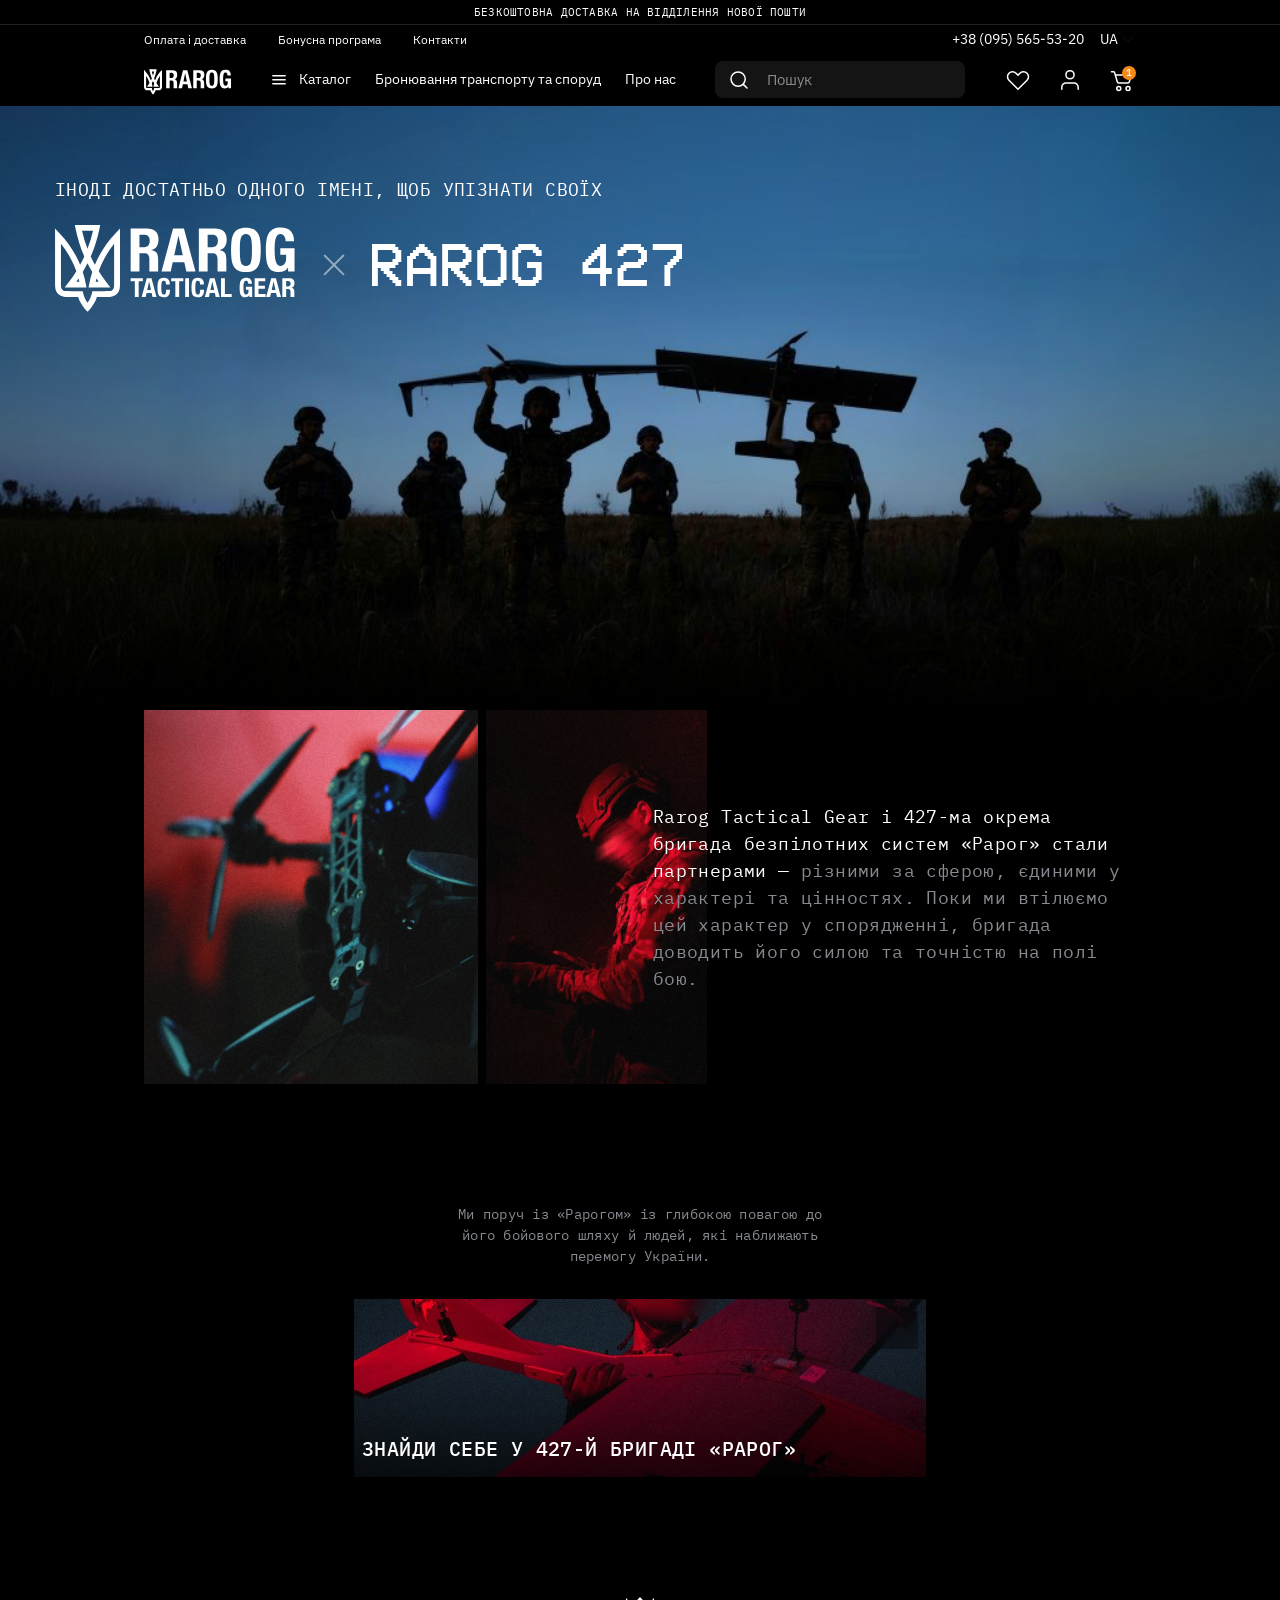
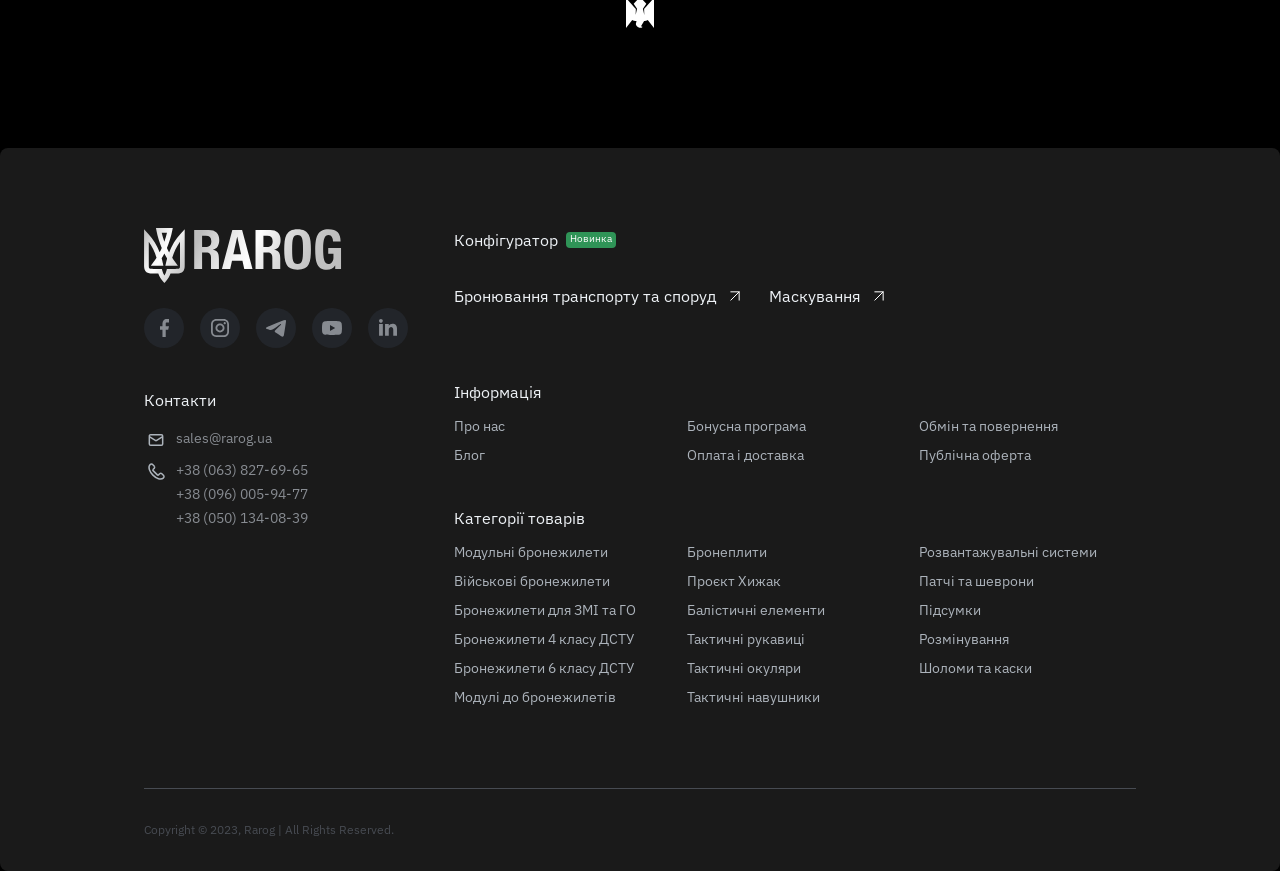
<file: rarog427.html>
<!DOCTYPE html>
<html lang="uk">
<head>
    <meta charset="UTF-8">
    <meta name="viewport" content="width=device-width, initial-scale=1.0">
    <title>RAROG 427 | Rarog Tactical Gear</title>
    <meta name="description" content="Rarog Tactical Gear і 427-ма окрема бригада безпілотних систем «Рарог» — партнерство, єдине у характері та цінностях.">
    <link rel="preconnect" href="https://fonts.googleapis.com">
    <link rel="preconnect" href="https://fonts.gstatic.com" crossorigin>
    <link href="https://fonts.googleapis.com/css2?family=IBM+Plex+Mono:ital,wght@0,100;0,200;0,300;0,400;0,500;0,600;0,700;1,100;1,200;1,300;1,400;1,500;1,600;1,700&family=IBM+Plex+Sans:ital,wght@0,100..700;1,100..700&display=swap" rel="stylesheet">
    <link rel="stylesheet" href="https://cdn.jsdelivr.net/npm/swiper@11/swiper-bundle.min.css"/>
    <link rel="stylesheet" href="css/style.css">
</head>
<body class="body body--r427">
    <header class="header">
        <div class="header__free">
            <div class="container">
                <div class="header__free-inner">
                    <p class="header__free-title">Безкоштовна доставка на відділення Нової Пошти</p>
                </div>
            </div>
        </div>
        <div class="header__end">
            <div class="container">
                <div class="header__inner">
                    <div class="header__top">
                        <ul class="header__top-menu">
                            <li>
                                <a href="#">Оплата і доставка</a>
                            </li>
                            <li>
                                <a href="#">Бонусна програма</a>
                            </li>
                            <li>
                                <a href="#">Контакти</a>
                            </li>
                        </ul>
                        <div class="header__top-info">
                            <a class="header__top-tel" href="tel:+380955655320">+38 (095) 565-53-20</a>
                            <div class="header__lang">
                                <span class="header__lang-selected">UA</span>
                                <div class="header__lang-content">
                                    <span class="header__lang-item">EN</span>
                                </div>
                            </div>
                        </div>
                    </div>
                    <div class="header__bottom">
                        <button class="header__burger">
                            <svg width="24" height="24" viewBox="0 0 24 24" fill="none" xmlns="http://www.w3.org/2000/svg">
                                <path d="M2.75 5.75H21.25M2.75 11.75H21.25M2.75 17.75H21.25" stroke="#151515" stroke-width="1.5" stroke-linecap="round" stroke-linejoin="round"/>
                            </svg>
                            <svg width="24" height="24" viewBox="0 0 24 24" fill="none" xmlns="http://www.w3.org/2000/svg">
                                <path d="M5.70923 18.5407L18.7907 5.45927" stroke="#151515" stroke-width="1.5" stroke-linecap="round" stroke-linejoin="round"/>
                                <path d="M5.70923 5.45926L18.7907 18.5407" stroke="#151515" stroke-width="1.5" stroke-linecap="round" stroke-linejoin="round"/>
                            </svg>
                        </button>
                        <a class="header__logo" href="index.html">
                            <img src="img/logo.svg" alt="">
                        </a>

                        <div class="header__content">
                            <button class="header__menu-open">
                                <svg xmlns="http://www.w3.org/2000/svg" width="16" height="16" viewBox="0 0 16 16" fill="none">
                                    <path d="M1.83334 3.83333H14.1667M1.83334 7.83333H14.1667M1.83334 11.8333H14.1667" stroke="#151515" stroke-width="1.5" stroke-linecap="round" stroke-linejoin="round"/>
                                </svg>
                                Каталог
                            </button>
                            <nav class="header__menu">
                                <ul>
                                    <li>
                                        <a href="#">Бронювання транспорту та споруд</a>
                                    </li>
                                    <li>
                                        <a href="#">Про нас</a>
                                    </li>
                                </ul>
                            </nav>
                        </div>

                        <form class="header__search" action="#">
                            <input class="header__search-input" type="search" name="search" id="search" placeholder="Пошук" maxlength="300" required>
                            <button class="header__search-btn" type="submit">
                                <svg xmlns="http://www.w3.org/2000/svg" width="24" height="24" viewBox="0 0 24 24" fill="none">
                                    <path d="M20 20L16.1333 16.1333M18.2222 11.1111C18.2222 15.0385 15.0385 18.2222 11.1111 18.2222C7.18375 18.2222 4 15.0385 4 11.1111C4 7.18375 7.18375 4 11.1111 4C15.0385 4 18.2222 7.18375 18.2222 11.1111Z" stroke="#ACB3BB" stroke-width="1.5" stroke-linecap="round" stroke-linejoin="round"/>
                                </svg>
                            </button>
                        </form>

                        <div class="header__user">
                            <div class="header__lang header__lang--mob">
                                <span class="header__lang-selected">UA</span>
                                <div class="header__lang-content">
                                    <span class="header__lang-item">EN</span>
                                </div>
                            </div>
                            <button class="header__search-open" type="button">
                                <svg xmlns="http://www.w3.org/2000/svg" width="24" height="24" viewBox="0 0 24 24" fill="none">
                                    <path d="M20 20L16.1333 16.1333M18.2222 11.1111C18.2222 15.0385 15.0385 18.2222 11.1111 18.2222C7.18375 18.2222 4 15.0385 4 11.1111C4 7.18375 7.18375 4 11.1111 4C15.0385 4 18.2222 7.18375 18.2222 11.1111Z" stroke="#151515" stroke-width="1.5" stroke-linecap="round" stroke-linejoin="round"/>
                                </svg>
                            </button>
                            <button class="header__user-btn">
                                <svg xmlns="http://www.w3.org/2000/svg" width="28" height="28" viewBox="0 0 28 28" fill="none">
                                    <path d="M23.0352 14.2259C24.9879 12.2811 24.9879 9.12807 23.0352 7.18332C21.0826 5.23857 17.9167 5.23857 15.964 7.18332L13.9998 9.13954L12.0355 7.18326C10.0829 5.23851 6.91694 5.23851 4.96426 7.18326C3.01159 9.12801 3.01159 12.2811 4.96426 14.2258L13.9997 23.2247L23.0352 14.2259Z" stroke="#151515" stroke-width="1.5" stroke-linecap="round" stroke-linejoin="round"/>
                                </svg>
                            </button>
                            <button class="header__user-btn">
                                <svg xmlns="http://www.w3.org/2000/svg" width="28" height="28" viewBox="0 0 28 28" fill="none">
                                    <path d="M22.1667 23.3334V21.2593C22.1667 20.1591 21.7365 19.104 20.9707 18.3261C20.205 17.5482 19.1663 17.1111 18.0834 17.1111H9.91671C8.83374 17.1111 7.79513 17.5482 7.02935 18.3261C6.26358 19.104 5.83337 20.1591 5.83337 21.2593V23.3334M18.0834 8.75C18.0834 11.0052 16.2552 12.8333 14 12.8333C11.7449 12.8333 9.91671 11.0052 9.91671 8.75C9.91671 6.49484 11.7449 4.66667 14 4.66667C16.2552 4.66667 18.0834 6.49484 18.0834 8.75Z" stroke="#151515" stroke-width="1.5" stroke-linecap="round" stroke-linejoin="round"/>
                                </svg>
                            </button>
                            <button class="header__user-btn header__user-cart">
                                <svg xmlns="http://www.w3.org/2000/svg" width="28" height="28" viewBox="0 0 28 28" fill="none">
                                    <path d="M3.5 5.70836H5.34167C5.92932 5.70836 6.44646 6.09357 6.611 6.65388L7.29745 8.99142M7.29745 8.99142L9.36122 16.0191C9.52576 16.5794 10.0429 16.9646 10.6306 16.9646H19.9829C20.5694 16.9646 21.0859 16.5808 21.2514 16.0219L23.3333 8.99142H7.29745ZM12.7556 22.4052C12.7556 23.4931 11.8676 24.375 10.7722 24.375C9.67686 24.375 8.78889 23.4931 8.78889 22.4052C8.78889 21.3173 9.67686 20.4353 10.7722 20.4353C11.8676 20.4353 12.7556 21.3173 12.7556 22.4052ZM22.0111 22.4052C22.0111 23.4931 21.1231 24.375 20.0278 24.375C18.9324 24.375 18.0444 23.4931 18.0444 22.4052C18.0444 21.3173 18.9324 20.4353 20.0278 20.4353C21.1231 20.4353 22.0111 21.3173 22.0111 22.4052Z" stroke="#151515" stroke-width="1.5" stroke-linecap="round" stroke-linejoin="round"/>
                                </svg>
                                <span>1</span>
                            </button>
                        </div>
                    </div>
                </div>
            </div>
        </div>
        <div class="mega-menu">
            <div class="container">
                <div class="mega-menu__inner">
                    <ul class="mega-menu__menu">
                        <li class="menu-item-has-children">
                            <a href="#">Бронежилети <span></span></a>
                            <ul class="sub-menu">
                                <li>
                                    <a href="#">Модульні бронежилети</a>
                                </li>
                                <li>
                                    <a href="#">Військові бронежилети</a>
                                </li>
                                <li>
                                    <a href="#">Бронежилети для ЗМІ та ГО</a>
                                </li>
                                <li>
                                    <a href="#">Бронежилети для поліції</a>
                                </li>
                                <li>
                                    <a href="#">Бронежилети для  цивільних</a>
                                </li>
                                <li>
                                    <a href="#">Бронежилети 4 класу ДСТУ</a>
                                </li>
                                <li>
                                    <a href="#">Бронежилети 6 класу ДСТУ</a>
                                </li>
                                <li>
                                    <a href="#">Модулі до бронежилетів</a>
                                </li>
                            </ul>
                        </li>
                        <li>
                            <a href="#">Плитоноски</a>
                        </li>
                        <li>
                            <a href="#">Модулі до бронежилетів</a>
                        </li>
                        <li>
                            <a href="#">Бронеплити</a>
                        </li>
                        <li>
                            <a href="#">Балістичні пакети</a>
                        </li>
                        <li class="menu-item-has-children">
                            <a href="#">Підсумки<span></span></a>
                            <ul class="sub-menu">
                                <li>
                                    <a href="#">Модульні бронежилети</a>
                                </li>
                                <li>
                                    <a href="#">Військові бронежилети</a>
                                </li>
                                <li>
                                    <a href="#">Бронежилети для ЗМІ та ГО</a>
                                </li>
                                <li>
                                    <a href="#">Бронежилети для поліції</a>
                                </li>
                                <li>
                                    <a href="#">Бронежилети для  цивільних</a>
                                </li>
                                <li>
                                    <a href="#">Бронежилети 4 класу ДСТУ</a>
                                </li>
                                <li>
                                    <a href="#">Бронежилети 6 класу ДСТУ</a>
                                </li>
                                <li>
                                    <a href="#">Модулі до бронежилетів</a>
                                </li>
                            </ul>
                        </li>
                        <li>
                            <a href="#">Шоломи та каски</a>
                        </li>
                        <li class="menu-item-has-children">
                            <a href="#">Окуляри, рукавички та навушники<span></span></a>
                            <ul class="sub-menu">
                                <li>
                                    <a href="#">Модульні бронежилети</a>
                                </li>
                                <li>
                                    <a href="#">Військові бронежилети</a>
                                </li>
                                <li>
                                    <a href="#">Бронежилети для ЗМІ та ГО</a>
                                </li>
                                <li>
                                    <a href="#">Бронежилети для поліції</a>
                                </li>
                                <li>
                                    <a href="#">Бронежилети для  цивільних</a>
                                </li>
                                <li>
                                    <a href="#">Бронежилети 4 класу ДСТУ</a>
                                </li>
                                <li>
                                    <a href="#">Бронежилети 6 класу ДСТУ</a>
                                </li>
                                <li>
                                    <a href="#">Модулі до бронежилетів</a>
                                </li>
                            </ul>
                        </li>
                        <li>
                            <a href="#">Тактичні засоби маскування</a>
                        </li>
                        <li>
                            <a href="#">Розмінування</a>
                        </li>
                        <li class="menu-item-has-children">
                            <a href="#">Додаткове спорядження<span></span></a>
                            <ul class="sub-menu">
                                <li>
                                    <a href="#">Модульні бронежилети</a>
                                </li>
                                <li>
                                    <a href="#">Військові бронежилети</a>
                                </li>
                                <li>
                                    <a href="#">Бронежилети для ЗМІ та ГО</a>
                                </li>
                                <li>
                                    <a href="#">Бронежилети для поліції</a>
                                </li>
                                <li>
                                    <a href="#">Бронежилети для  цивільних</a>
                                </li>
                                <li>
                                    <a href="#">Бронежилети 4 класу ДСТУ</a>
                                </li>
                                <li>
                                    <a href="#">Бронежилети 6 класу ДСТУ</a>
                                </li>
                                <li>
                                    <a href="#">Модулі до бронежилетів</a>
                                </li>
                            </ul>
                        </li>
                        <li>
                            <a href="#">Рюксази та сумки</a>
                        </li>
                        <li>
                            <a href="#">Спорядження для ПКМ</a>
                        </li>
                    </ul>
                    <div class="mega-menu__image">
                        <img src="img/mega-menu.png" alt="">
                    </div>
                </div>
            </div>
        </div>
        <div class="mobile-menu">
            <div class="mobile-menu__inner">
                <ul class="mobile-menu__nav">
                    <li class="mobile-menu__has-children mobile-menu__has-children--root">
                        <button class="mobile-menu__acc" type="button">
                            Категорії товарів
                            <span class="mobile-menu__chevron"></span>
                        </button>
                        <div class="mobile-menu__collapse">
                            <ul class="mobile-menu__catalog">
                                <li class="mobile-menu__has-children">
                                    <button class="mobile-menu__acc" type="button">
                                        Бронежилети
                                        <span class="mobile-menu__chevron"></span>
                                    </button>
                                    <div class="mobile-menu__collapse">
                                        <ul class="mobile-menu__sub">
                                            <li><a href="#">Всі бронежилети</a></li>
                                            <li><a href="#">Військові бронежилети</a></li>
                                            <li><a href="#">Модульні бронежилети</a></li>
                                            <li><a href="#">Жіночі бронежилети</a></li>
                                            <li><a href="#">Бронежилети для цивільних</a></li>
                                            <li><a href="#">Бронежилети для поліції</a></li>
                                            <li><a href="#">Бронежилети для ЗМІ та ГО</a></li>
                                            <li><a href="#">Бронежилети 4 класу ДСТУ</a></li>
                                            <li><a href="#">Бронежилети 6 класу ДСТУ</a></li>
                                        </ul>
                                    </div>
                                </li>
                                <li><a href="#">Плитоноски</a></li>
                                <li><a href="#">Модулі до бронежилетів</a></li>
                                <li><a href="#">Бронеплити</a></li>
                                <li><a href="#">Балістичні пакети</a></li>
                                <li class="mobile-menu__has-children">
                                    <button class="mobile-menu__acc" type="button">
                                        Підсумки
                                        <span class="mobile-menu__chevron"></span>
                                    </button>
                                    <div class="mobile-menu__collapse">
                                        <ul class="mobile-menu__sub">
                                            <li><a href="#">Підсумки для магазинів</a></li>
                                            <li><a href="#">Підсумки для гранат</a></li>
                                            <li><a href="#">Підсумки під аптечку</a></li>
                                            <li><a href="#">Підсумки скидні</a></li>
                                            <li><a href="#">Універсальні підсумки</a></li>
                                        </ul>
                                    </div>
                                </li>
                                <li><a href="#">Шоломи та каски</a></li>
                                <li class="mobile-menu__has-children">
                                    <button class="mobile-menu__acc" type="button">
                                        Окуляри, рукавички та навушники
                                        <span class="mobile-menu__chevron"></span>
                                    </button>
                                    <div class="mobile-menu__collapse">
                                        <ul class="mobile-menu__sub">
                                            <li><a href="#">Тактичні окуляри</a></li>
                                            <li><a href="#">Тактичні рукавички</a></li>
                                            <li><a href="#">Активні навушники</a></li>
                                        </ul>
                                    </div>
                                </li>
                                <li><a href="#">Тактичні засоби маскування</a></li>
                                <li><a href="#">Розмінування</a></li>
                                <li class="mobile-menu__has-children">
                                    <button class="mobile-menu__acc" type="button">
                                        Додаткове спорядження
                                        <span class="mobile-menu__chevron"></span>
                                    </button>
                                    <div class="mobile-menu__collapse">
                                        <ul class="mobile-menu__sub">
                                            <li><a href="#">Ремені та пояси</a></li>
                                            <li><a href="#">Наколінники та налокітники</a></li>
                                            <li><a href="#">Тактичні аксесуари</a></li>
                                        </ul>
                                    </div>
                                </li>
                                <li><a href="#">Рюкзаки та сумки</a></li>
                                <li><a href="#">Спорядження для ПКМ</a></li>
                            </ul>
                        </div>
                    </li>
                    <li><a href="#">Оплата і доставка</a></li>
                    <li><a href="#">Про нас</a></li>
                    <li><a href="#">Контакти</a></li>
                    <li><a href="#">Бонусна програма</a></li>
                    <li><a href="#">Вхід / Реєстрація</a></li>
                </ul>
                <div class="mobile-menu__contacts">
                    <div class="mobile-menu__tels">
                        <a href="tel:+380638276965">+38 (063) 827-69-65</a>
                        <a href="tel:+380960059477">+38 (096) 005-94-77</a>
                        <a href="tel:+380501340839">+38 (050) 134-08-39</a>
                    </div>
                    <div class="mobile-menu__mess">
                        <span class="mobile-menu__mess-title">Написати в месенджер:</span>
                        <div class="mobile-menu__mess-list">
                            <a class="mobile-menu__mess-link mobile-menu__mess-link--wa" href="#" target="_blank" aria-label="WhatsApp">
                                <svg xmlns="http://www.w3.org/2000/svg" width="29" height="29" viewBox="0 0 29 29" fill="none"><path d="M14.4489 2.3999C7.89694 2.3999 2.55694 7.7399 2.55694 14.2919C2.55694 16.3919 3.10894 18.4319 4.14094 20.2319L2.46094 26.3999L8.76094 24.7439C10.5009 25.6919 12.4569 26.1959 14.4489 26.1959C21.0009 26.1959 26.3409 20.8559 26.3409 14.3039C26.3409 11.1239 25.1049 8.1359 22.8609 5.8919C20.6169 3.6359 17.6289 2.3999 14.4489 2.3999ZM14.4609 4.4039C17.1009 4.4039 19.5729 5.4359 21.4449 7.3079C23.3049 9.1799 24.3369 11.6639 24.3369 14.3039C24.3369 19.7519 19.8969 24.1799 14.4489 24.1799C12.6729 24.1799 10.9329 23.7119 9.42094 22.7999L9.06094 22.5959L5.31694 23.5799L6.31294 19.9319L6.07294 19.5479C5.08894 17.9999 4.56094 16.1639 4.56094 14.2919C4.57294 8.8439 9.00094 4.4039 14.4609 4.4039ZM10.2369 8.7959C10.0449 8.7959 9.72094 8.8679 9.44494 9.1679C9.18094 9.4679 8.40094 10.1999 8.40094 11.6519C8.40094 13.1159 9.46894 14.5199 9.60094 14.7239C9.76894 14.9279 11.7129 17.9279 14.7009 19.1999C15.4089 19.5239 15.9609 19.7039 16.3929 19.8359C17.1009 20.0639 17.7489 20.0279 18.2649 19.9559C18.8409 19.8719 20.0169 19.2359 20.2689 18.5399C20.5209 17.8439 20.5209 17.2559 20.4489 17.1239C20.3649 17.0039 20.1729 16.9319 19.8729 16.7999C19.5729 16.6319 18.1089 15.9119 17.8449 15.8159C17.5689 15.7199 17.4009 15.6719 17.1729 15.9599C16.9809 16.2599 16.4049 16.9319 16.2369 17.1239C16.0569 17.3279 15.8889 17.3519 15.6009 17.2079C15.2889 17.0519 14.3289 16.7399 13.2009 15.7319C12.3129 14.9399 11.7249 13.9679 11.5449 13.6679C11.4009 13.3799 11.5329 13.1999 11.6769 13.0679C11.8089 12.9359 12.0009 12.7199 12.1209 12.5399C12.2769 12.3719 12.3249 12.2399 12.4209 12.0479C12.5169 11.8439 12.4689 11.6759 12.3969 11.5319C12.3249 11.3999 11.7249 9.9119 11.4729 9.3239C11.2329 8.7479 10.9929 8.8199 10.8009 8.8079C10.6329 8.8079 10.4409 8.7959 10.2369 8.7959Z" fill="#25D366"/></svg>
                            </a>
                            <a class="mobile-menu__mess-link mobile-menu__mess-link--tg" href="#" target="_blank" aria-label="Telegram">
                                <svg xmlns="http://www.w3.org/2000/svg" width="29" height="29" viewBox="0 0 29 29" fill="none"><path d="M26.3964 6.4729C26.446 5.07873 25.9692 4.63948 24.8441 4.84956C24.4551 4.92213 24.0775 5.05963 23.7037 5.19714C17.9407 7.26738 12.3379 9.73485 6.69701 12.1107C5.56806 12.5843 4.43911 13.0541 3.32161 13.5583C2.84867 13.7722 2.36047 14.0625 2.40243 14.6851C2.44057 15.2771 2.94783 15.4567 3.42077 15.6094C4.35139 15.915 5.30871 16.1442 6.21644 16.4994C7.87936 17.1526 9.36682 16.9081 10.8047 15.873C12.4447 14.6965 14.1343 13.585 15.8049 12.4506C17.0444 11.6065 18.2878 10.7662 19.535 9.93729C19.8058 9.75777 20.1414 9.46748 20.4237 9.83416C20.6945 10.1856 20.3398 10.4491 20.1224 10.6936C19.9812 10.854 19.821 10.9991 19.6685 11.1481C17.6394 13.1458 15.6027 15.1358 13.5889 17.1487C12.5096 18.2297 12.6049 18.9363 13.8941 19.7957C16.1367 21.2854 18.387 22.7674 20.6411 24.2418C22.3002 25.3266 23.5588 24.8109 23.8944 22.8591C24.3483 20.2044 24.7564 17.5383 25.1607 14.8723C25.5993 11.9999 26.0112 9.11608 26.3964 6.4729Z" fill="#0088CC"/></svg>
                            </a>
                            <a class="mobile-menu__mess-link mobile-menu__mess-link--vb" href="#" target="_blank" aria-label="Viber">
                                <svg xmlns="http://www.w3.org/2000/svg" width="29" height="29" viewBox="0 0 29 29" fill="none"><path d="M11.5993 4.29193L11.8237 5.20109C10.9391 5.41972 10.0924 5.77026 9.31217 6.24093L8.83202 5.4369C9.69087 4.91679 10.624 4.5307 11.5993 4.29193ZM16.4007 4.29193L16.1763 5.20109C17.0609 5.41972 17.9076 5.77026 18.6878 6.24093L19.1737 5.4369C18.3126 4.91725 17.3776 4.5312 16.4007 4.29193ZM5.43689 8.82918C4.91727 9.68929 4.53121 10.6233 4.29192 11.5993L5.20108 11.8237C5.41971 10.9391 5.77025 10.0924 6.24092 9.31217L5.43689 8.82918ZM4.93685 14C4.93679 13.5454 4.97098 13.0914 5.03914 12.642L4.11293 12.4999C3.96236 13.4933 3.96236 14.5038 4.11293 15.4973L5.03914 15.358C4.97108 14.9086 4.93689 14.4546 4.93685 14ZM19.168 22.5603L18.6878 21.7591C17.9088 22.2302 17.063 22.5808 16.1791 22.7989L16.4036 23.7081C17.3776 23.467 18.3096 23.08 19.168 22.5603ZM23.0631 14C23.0631 14.4546 23.0289 14.9086 22.9609 15.358L23.8871 15.4973C24.0376 14.5038 24.0376 13.4933 23.8871 12.4999L22.9609 12.642C23.029 13.0914 23.0632 13.5454 23.0631 14ZM23.7081 16.3979L22.7989 16.1734C22.5808 17.0591 22.2302 17.9068 21.7591 18.6878L22.5631 19.1708C23.0832 18.3099 23.4693 17.3749 23.7081 16.3979ZM15.3581 22.9609C14.4578 23.0972 13.5422 23.0972 12.6419 22.9609L12.5027 23.8871C13.4952 24.0376 14.5048 24.0376 15.4973 23.8871L15.3581 22.9609ZM21.296 19.3754C20.756 20.1077 20.1085 20.7542 19.3754 21.2931L19.9322 22.0489C20.7397 21.4544 21.454 20.743 22.0517 19.9379L21.296 19.3754ZM19.3754 6.70403C20.1085 7.24399 20.756 7.89147 21.296 8.62462L22.0517 8.06208C21.4562 7.25629 20.7437 6.54386 19.9379 5.9483L19.3754 6.70403ZM6.70403 8.62462C7.24398 7.89147 7.89147 7.24399 8.62462 6.70403L8.06208 5.9483C7.25629 6.54386 6.54385 7.25629 5.94829 8.06208L6.70403 8.62462ZM22.5631 8.82918L21.7591 9.31217C22.2302 10.0912 22.5808 10.937 22.7989 11.8209L23.7081 11.5964C23.4688 10.6213 23.0827 9.68829 22.5631 8.82918ZM12.6419 5.03915C13.5422 4.90276 14.4578 4.90276 15.3581 5.03915L15.4973 4.11294C14.5048 3.96235 13.4952 3.96235 12.5027 4.11294L12.6419 5.03915ZM7.18417 22.2989L5.24938 22.7478L5.70111 20.813L4.78912 20.5999L4.33738 22.5347C4.30912 22.6546 4.30478 22.779 4.32462 22.9006C4.34445 23.0223 4.38808 23.1388 4.45299 23.2436C4.5179 23.3483 4.60283 23.4392 4.70292 23.5111C4.80301 23.5831 4.9163 23.6345 5.03629 23.6626C5.17663 23.6939 5.32212 23.6939 5.46246 23.6626L7.39726 23.2166L7.18417 22.2989ZM4.98231 19.7646L5.89715 19.9748L6.20967 18.6338C5.75329 17.8683 5.41336 17.0391 5.20108 16.1734L4.29192 16.3979C4.49642 17.2265 4.80576 18.0256 5.21244 18.7759L4.98231 19.7646ZM9.35762 21.7932L8.01662 22.1057L8.2297 23.0205L9.21557 22.7904C9.96532 23.1983 10.7646 23.5077 11.5936 23.7109L11.818 22.8018C10.9551 22.5867 10.1288 22.2449 9.36615 21.7875L9.35762 21.7932ZM14 5.87443C9.51104 5.87727 5.87726 9.51673 5.87726 14.0028C5.87974 15.5308 6.31194 17.0273 7.12451 18.3213L6.3432 21.6568L9.67583 20.8755C13.4744 23.2649 18.4918 22.1256 20.8812 18.3298C23.2705 14.5341 22.1341 9.51673 18.3384 7.12452C17.0389 6.30736 15.535 5.87402 14 5.87443Z" fill="#3A76F0"/></svg>
                            </a>
                        </div>
                    </div>
                </div>
            </div>
        </div>
    </header>

    <main class="main">
        <section class="r427">

            <!-- ===== Hero ===== -->
            <div class="r427-hero">
                <img class="r427-hero__bg" src="img/rarog427/hero.jpg" alt="Військові 427-ї бригади «Рарог» із безпілотником" width="1024" height="590">
                <span class="r427-hero__fade" aria-hidden="true"></span>
                <span class="r427-hero__side r427-hero__side--left" aria-hidden="true"></span>
                <span class="r427-hero__side r427-hero__side--right" aria-hidden="true"></span>

                <div class="r427-hero__content">
                    <p class="r427-hero__tagline">Іноді достатньо одного імені, щоб упізнати своїх</p>
                    <div class="r427-hero__brands">
                        <span class="r427-hero__brand">
                            <img src="img/rarog427/logo-rarog.svg" alt="Rarog Tactical Gear" width="241" height="87">
                        </span>
                        <img class="r427-hero__plus" src="img/rarog427/plus.svg" alt="" width="28" height="28">
                        <img class="r427-hero__partner" src="img/rarog427/logo-427.svg" alt="RAROG 427" width="310" height="43">
                    </div>
                </div>
            </div>

            <!-- ===== Контент ===== -->
            <div class="r427-body">
                <div class="container">

                    <div class="r427-about">
                        <div class="r427-about__pic r427-about__pic--drone">
                            <img class="r427-about__img" src="img/rarog427/photo-drone.jpg" alt="Безпілотник 427-ї бригади" width="1200" height="800">
                        </div>
                        <div class="r427-about__pic r427-about__pic--operator">
                            <img class="r427-about__img" src="img/rarog427/photo-op.jpg" alt="Оператор безпілотника" width="1200" height="802">
                        </div>
                        <p class="r427-about__text">Rarog Tactical Gear і 427-ма окрема бригада безпілотних систем «Рарог» стали партнерами — <span class="r427-about__text-muted">різними за сферою, єдиними у характері та цінностях. Поки ми втілюємо цей характер у спорядженні, бригада доводить його силою та точністю на полі бою.</span></p>
                    </div>

                    <div class="r427-cta">
                        <p class="r427-cta__note">Ми поруч із «Рарогом» із глибокою повагою до його бойового шляху й людей, які наближають перемогу України.</p>
                        <a class="r427-cta__card" href="#" target="_blank" rel="noopener">
                            <img class="r427-cta__img" src="img/rarog427/photo-cta.jpg" alt="Військові 427-ї бригади «Рарог»" width="800" height="1200">
                            <span class="r427-cta__shade" aria-hidden="true"></span>
                            <span class="r427-cta__title">Знайди себе у 427-й бригаді «Рарог»</span>
                            <span class="r427-cta__arrow" aria-hidden="true">
                                <img src="img/rarog427/arrow-up.svg" alt="" width="24" height="24">
                            </span>
                        </a>
                    </div>

                    <img class="r427__mark" src="img/rarog427/mark-427.svg" alt="" width="28" height="31">
                </div>
            </div>
        </section>
    </main>

    <footer class="footer">
        <div class="container">
            <div class="footer__inner">
                <div class="footer__start">
                    <div class="footer__left">
                        <div class="footer__top">
                            <a class="footer__logo" href="index.html">
                                <img src="img/footer-logo.svg" alt="">
                            </a>
                            <div class="footer__socials">
                                <a class="footer__socials-link" href="#" target="_blank">
                                    <svg xmlns="http://www.w3.org/2000/svg" width="24" height="24" viewBox="0 0 24 24" fill="none">
                                        <path d="M17 2.94238H14.5455C13.4605 2.94238 12.4199 3.41649 11.6527 4.2604C10.8856 5.10432 10.4545 6.24891 10.4545 7.44238V10.1424H8V13.7424H10.4545V20.9424H13.7273V13.7424H16.1818L17 10.1424H13.7273V7.44238C13.7273 7.20369 13.8135 6.97477 13.9669 6.80599C14.1204 6.6372 14.3285 6.54238 14.5455 6.54238H17V2.94238Z" fill="#878B91"/>
                                    </svg>
                                </a>
                                <a class="footer__socials-link" href="#" target="_blank">
                                    <svg xmlns="http://www.w3.org/2000/svg" width="24" height="24" viewBox="0 0 24 24" fill="none">
                                        <path d="M8.22 2.94238H15.78C18.66 2.94238 21 5.28238 21 8.16238V15.7224C21 17.1068 20.45 18.4345 19.4711 19.4135C18.4922 20.3924 17.1644 20.9424 15.78 20.9424H8.22C5.34 20.9424 3 18.6024 3 15.7224V8.16238C3 6.77795 3.54996 5.45023 4.5289 4.47129C5.50784 3.49235 6.83557 2.94238 8.22 2.94238ZM8.04 4.74238C7.1807 4.74238 6.35659 5.08374 5.74897 5.69136C5.14136 6.29897 4.8 7.12308 4.8 7.98238V15.9024C4.8 17.6934 6.249 19.1424 8.04 19.1424H15.96C16.8193 19.1424 17.6434 18.801 18.251 18.1934C18.8586 17.5858 19.2 16.7617 19.2 15.9024V7.98238C19.2 6.19138 17.751 4.74238 15.96 4.74238H8.04ZM16.725 6.09238C17.0234 6.09238 17.3095 6.21091 17.5205 6.42189C17.7315 6.63287 17.85 6.91901 17.85 7.21738C17.85 7.51575 17.7315 7.8019 17.5205 8.01288C17.3095 8.22386 17.0234 8.34238 16.725 8.34238C16.4266 8.34238 16.1405 8.22386 15.9295 8.01288C15.7185 7.8019 15.6 7.51575 15.6 7.21738C15.6 6.91901 15.7185 6.63287 15.9295 6.42189C16.1405 6.21091 16.4266 6.09238 16.725 6.09238ZM12 7.44238C13.1935 7.44238 14.3381 7.91649 15.182 8.7604C16.0259 9.60432 16.5 10.7489 16.5 11.9424C16.5 13.1359 16.0259 14.2804 15.182 15.1244C14.3381 15.9683 13.1935 16.4424 12 16.4424C10.8065 16.4424 9.66193 15.9683 8.81802 15.1244C7.97411 14.2804 7.5 13.1359 7.5 11.9424C7.5 10.7489 7.97411 9.60432 8.81802 8.7604C9.66193 7.91649 10.8065 7.44238 12 7.44238ZM12 9.24238C11.2839 9.24238 10.5972 9.52685 10.0908 10.0332C9.58446 10.5395 9.3 11.2263 9.3 11.9424C9.3 12.6585 9.58446 13.3452 10.0908 13.8516C10.5972 14.3579 11.2839 14.6424 12 14.6424C12.7161 14.6424 13.4028 14.3579 13.9092 13.8516C14.4155 13.3452 14.7 12.6585 14.7 11.9424C14.7 11.2263 14.4155 10.5395 13.9092 10.0332C13.4028 9.52685 12.7161 9.24238 12 9.24238Z" fill="#878B91"/>
                                    </svg>
                                </a>
                                <a class="footer__socials-link" href="#" target="_blank">
                                    <svg xmlns="http://www.w3.org/2000/svg" width="24" height="24" viewBox="0 0 24 24" fill="none">
                                        <path d="M21.9971 5.39424C22.0384 4.23244 21.6411 3.86639 20.7035 4.04146C20.3793 4.10194 20.0647 4.21652 19.7532 4.33111C14.9507 6.05631 10.2817 8.11254 5.58092 10.0924C4.64013 10.4871 3.69934 10.8786 2.76809 11.2987C2.37397 11.477 1.96714 11.7189 2.0021 12.2377C2.03389 12.7311 2.45661 12.8807 2.85072 13.008C3.62624 13.2627 4.42401 13.4537 5.18045 13.7497C6.56621 14.294 7.80577 14.0903 9.004 13.2277C10.3707 12.2473 11.7787 11.321 13.1708 10.3757C14.2038 9.67222 15.2399 8.97196 16.2792 8.28124C16.5049 8.13164 16.7846 7.88973 17.0198 8.1953C17.2455 8.48814 16.9499 8.70777 16.7687 8.91148C16.6511 9.04517 16.5176 9.16612 16.3905 9.29026C14.6996 10.955 13.0024 12.6133 11.3242 14.2908C10.4247 15.1916 10.5042 15.7804 11.5785 16.4966C13.4473 17.738 15.3226 18.973 17.201 20.2017C18.5835 21.1056 19.6324 20.6759 19.9121 19.0494C20.2903 16.8372 20.6304 14.6155 20.9673 12.3937C21.3328 10.0001 21.6761 7.59689 21.9971 5.39424Z" fill="#878B91"/>
                                    </svg>
                                </a>
                                <a class="footer__socials-link" href="#" target="_blank">
                                    <svg xmlns="http://www.w3.org/2000/svg" width="24" height="24" viewBox="0 0 24 24" fill="none">
                                        <path fill-rule="evenodd" clip-rule="evenodd" d="M19.8136 5.41769C20.6746 5.64818 21.3513 6.32483 21.5818 7.18588C21.9983 8.74498 22 11.9998 22 11.9998C22 11.9998 22 15.2547 21.5818 16.8138C21.3513 17.6749 20.6746 18.3515 19.8136 18.582C18.2545 19.0002 12 19.0002 12 19.0002C12 19.0002 5.74547 19.0002 4.18636 18.582C3.32532 18.3515 2.64867 17.6749 2.41818 16.8138C2 15.2547 2 11.9998 2 11.9998C2 11.9998 2 8.74498 2.41818 7.18588C2.64867 6.32483 3.32532 5.64818 4.18636 5.41769C5.74547 4.99951 12 4.99951 12 4.99951C12 4.99951 18.2545 4.99951 19.8136 5.41769ZM15.194 12.0001L9.99805 14.9998V9.00043L15.194 12.0001Z" fill="#878B91"/>
                                    </svg>
                                </a>
                                <a class="footer__socials-link" href="#" target="_blank">
                                    <svg xmlns="http://www.w3.org/2000/svg" width="24" height="24" viewBox="0 0 24 24" fill="none">
                                        <path d="M6.78275 4.81583C6.7825 5.31258 6.58347 5.78888 6.22943 6.13996C5.8754 6.49104 5.39537 6.68813 4.89495 6.68789C4.39452 6.68764 3.91469 6.49007 3.56101 6.13864C3.20734 5.78721 3.00878 5.3107 3.00903 4.81395C3.00928 4.3172 3.20832 3.8409 3.56235 3.48982C3.91638 3.13874 4.39641 2.94165 4.89683 2.94189C5.39726 2.94214 5.87709 3.13971 6.23077 3.49114C6.58445 3.84257 6.783 4.31908 6.78275 4.81583V4.81583ZM6.83936 8.07484H3.06564V19.7998H6.83936V8.07484ZM12.8018 8.07484H9.04698V19.7998H12.7641V13.647C12.7641 10.2194 17.2642 9.90101 17.2642 13.647V19.7998H20.9908V12.3734C20.9908 6.59517 14.3302 6.81057 12.7641 9.64815L12.8018 8.07484V8.07484Z" fill="#878B91"/>
                                    </svg>
                                </a>
                            </div>
                        </div>
                        <div class="footer__info">
                            <h2 class="footer__name">Контакти</h2>
                            <div class="footer__info-box">
                                <div class="footer__info-block">
                                    <div class="footer__info-icon">
                                        <svg xmlns="http://www.w3.org/2000/svg" width="24" height="24" viewBox="0 0 24 24" fill="none">
                                            <path d="M18.6673 8.66699L12.6873 12.467C12.4815 12.5959 12.2435 12.6643 12.0007 12.6643C11.7578 12.6643 11.5198 12.5959 11.314 12.467L5.33398 8.66699M6.66732 6.66699H17.334C18.0704 6.66699 18.6673 7.26395 18.6673 8.00033V16.0003C18.6673 16.7367 18.0704 17.3337 17.334 17.3337H6.66732C5.93094 17.3337 5.33398 16.7367 5.33398 16.0003V8.00033C5.33398 7.26395 5.93094 6.66699 6.66732 6.66699Z" stroke="#ACB3BB" stroke-width="1.5" stroke-linecap="round" stroke-linejoin="round"/>
                                        </svg>
                                    </div>
                                    <div class="footer__info-links">
                                        <a class="footer__info-link" href="mailto:sales@rarog.ua">sales@rarog.ua</a>
                                    </div>
                                </div>
                                <div class="footer__info-block">
                                    <div class="footer__info-icon">
                                        <svg xmlns="http://www.w3.org/2000/svg" width="24" height="24" viewBox="0 0 24 24" fill="none">
                                            <path d="M7.40613 4.00021C7.72144 4.00148 8.03993 4.08668 8.30883 4.25452C8.53133 4.33908 9.88474 5.7823 10.0913 5.96477C10.1873 6.06141 10.2744 6.17204 10.3437 6.28966C10.6736 6.82053 10.6806 7.52943 10.366 8.06921C10.2198 8.37311 9.33549 9.16466 9.10537 9.41833C8.77035 9.75339 8.77035 10.2983 9.10537 10.6339L13.3678 14.8969C13.5299 15.059 13.746 15.1486 13.9755 15.1486C14.205 15.1486 14.4211 15.0596 14.5832 14.8969C14.7765 14.7214 15.6169 13.8205 15.8254 13.701C16.4242 13.289 17.2875 13.3074 17.8609 13.7594C17.8984 13.7505 19.4146 15.2955 19.494 15.3673C19.59 15.464 19.6771 15.5746 19.7464 15.6922C19.9911 16.087 20.0611 16.5829 19.946 17.0318C19.8761 17.3281 19.7025 17.6237 19.494 17.8335C14.1389 22.9547 1.05864 9.87292 6.15761 4.51583C6.47546 4.19412 6.94652 3.99258 7.40613 4.00021Z" stroke="#ACB3BB" stroke-width="1.5" stroke-linecap="round" stroke-linejoin="round"/>
                                        </svg>
                                    </div>
                                    <div class="footer__info-links">
                                        <a class="footer__info-link" href="tel:+380638276965">+38 (063) 827-69-65</a>
                                        <a class="footer__info-link" href="tel:+380960059477">+38 (096) 005-94-77</a>
                                        <a class="footer__info-link" href="tel:+380501340839">+38 (050) 134-08-39</a>
                                    </div>
                                </div>
                            </div>
                        </div>
                    </div>
                    <div class="footer__right">
                        <div class="footer__promo">
                            <p class="footer__promo-row">
                                <a class="footer__promo-link" href="#">Конфігуратор</a>
                                <span class="footer__badge">Новинка</span>
                            </p>
                            <ul class="footer__promo-list">
                                <li>
                                    <a class="footer__promo-link" href="#">
                                        Бронювання транспорту та споруд
                                        <img src="img/rarog427/arrow-up-20.svg" alt="" width="20" height="20">
                                    </a>
                                </li>
                                <li>
                                    <a class="footer__promo-link" href="camouflage.html">
                                        Маскування
                                        <img src="img/rarog427/arrow-up-20.svg" alt="" width="20" height="20">
                                    </a>
                                </li>
                            </ul>
                        </div>
                        <div class="footer__block">
                            <h3 class="footer__name">Інформація</h3>
                            <ul class="footer__menu">
                                <li>
                                    <a href="#">Про нас</a>
                                </li>
                                <li>
                                    <a href="#">Бонусна програма</a>
                                </li>
                                <li>
                                    <a href="#">Обмін та повернення</a>
                                </li>
                                <li>
                                    <a href="#">Блог</a>
                                </li>
                                <li>
                                    <a href="#">Оплата і доставка </a>
                                </li>
                                <li>
                                    <a href="#">Публічна оферта</a>
                                </li>
                            </ul>
                        </div>
                        <div class="footer__block">
                            <h3 class="footer__name">Категорії товарів</h3>
                            <ul class="footer__menu">
                                <li>
                                    <a href="#">Модульні бронежилети</a>
                                </li>
                                <li>
                                    <a href="#">Бронеплити</a>
                                </li>
                                <li>
                                    <a href="#">Розвантажувальні системи</a>
                                </li>
                                <li>
                                    <a href="#">Військові бронежилети</a>
                                </li>
                                <li>
                                    <a href="#">Проєкт Хижак</a>
                                </li>
                                <li>
                                    <a href="#">Патчі та шеврони</a>
                                </li>
                                <li>
                                    <a href="#">Бронежилети для ЗМІ та ГО</a>
                                </li>
                                <li>
                                    <a href="#">Балістичні елементи</a>
                                </li>
                                <li>
                                    <a href="#">Підсумки</a>
                                </li>
                                <li>
                                    <a href="#">Бронежилети 4 класу ДСТУ</a>
                                </li>
                                <li>
                                    <a href="#">Тактичні рукавиці</a>
                                </li>
                                <li>
                                    <a href="#">Розмінування</a>
                                </li>
                                <li>
                                    <a href="#">Бронежилети 6 класу ДСТУ</a>
                                </li>
                                <li>
                                    <a href="#">Тактичні окуляри</a>
                                </li>
                                <li>
                                    <a href="#">Шоломи та каски</a>
                                </li>
                                <li>
                                    <a href="#">Модулі до бронежилетів</a>
                                </li>
                                <li>
                                    <a href="#">Тактичні навушники</a>
                                </li>
                            </ul>
                        </div>
                    </div>
                </div>
                <div class="footer__bottom">
                    <p class="footer__copy">Copyright © 2023, Rarog  |  All Rights Reserved.</p>
                </div>
            </div>
        </div>
    </footer>

    <script src="https://code.jquery.com/jquery-3.7.1.min.js"></script>
    <script src="https://cdn.jsdelivr.net/npm/swiper@11/swiper-bundle.min.js"></script>
    <script src="js/script.js"></script>
</body>
</html>
</file>
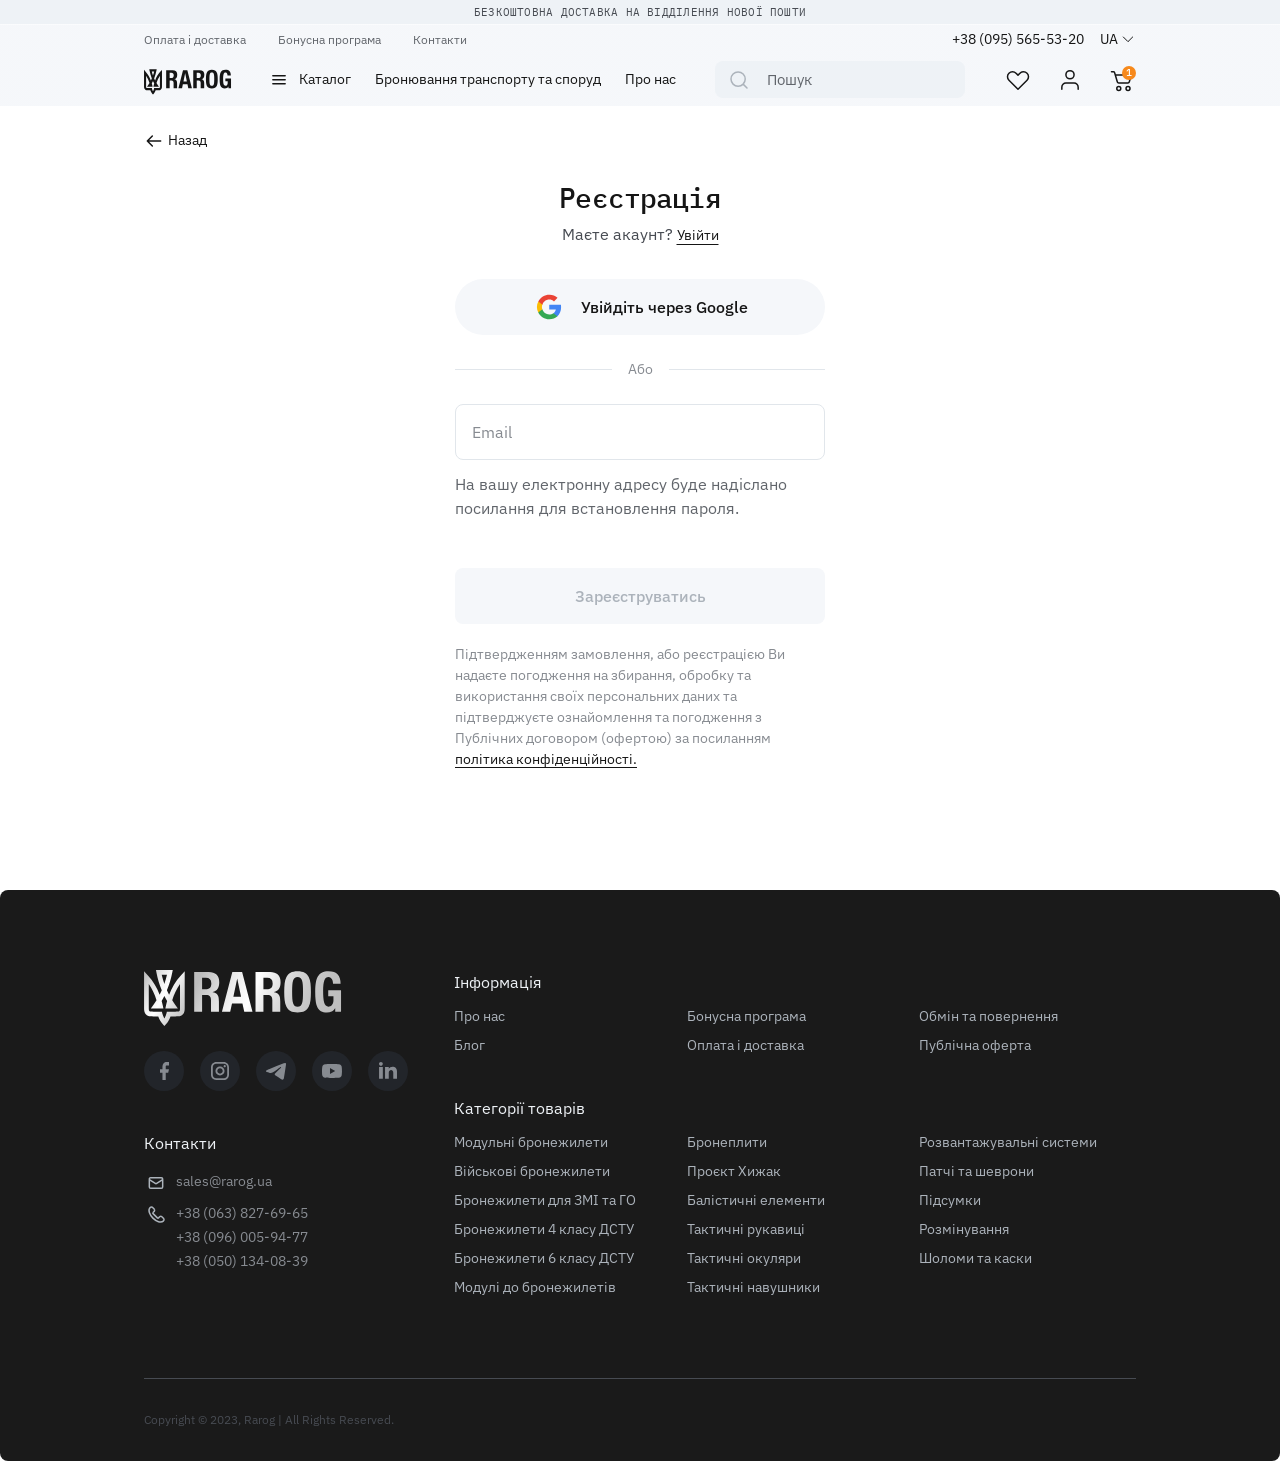
<file: register.html>
<!DOCTYPE html>
<html lang="uk">
<head>
    <meta charset="UTF-8">
    <meta name="viewport" content="width=device-width, initial-scale=1.0">
    <title>Реєстрація | Rarog</title>
    <link rel="preconnect" href="https://fonts.googleapis.com">
    <link rel="preconnect" href="https://fonts.gstatic.com" crossorigin>
    <link href="https://fonts.googleapis.com/css2?family=IBM+Plex+Mono:ital,wght@0,100;0,200;0,300;0,400;0,500;0,600;0,700;1,100;1,200;1,300;1,400;1,500;1,600;1,700&family=IBM+Plex+Sans:ital,wght@0,100..700;1,100..700&display=swap" rel="stylesheet">
    <link rel="stylesheet" href="https://cdn.jsdelivr.net/npm/swiper@11/swiper-bundle.min.css"/>
    <link rel="stylesheet" href="css/style.css">
</head>
<body class="body">
    <header class="header">
        <div class="header__free">
            <div class="container">
                <div class="header__free-inner">
                    <p class="header__free-title">Безкоштовна доставка на відділення Нової Пошти</p>
                </div>
            </div>
        </div>
        <div class="header__end">
            <div class="container">
                <div class="header__inner">
                    <div class="header__top">
                        <ul class="header__top-menu">
                            <li>
                                <a href="#">Оплата і доставка</a>
                            </li>
                            <li>
                                <a href="#">Бонусна програма</a>
                            </li>
                            <li>
                                <a href="contacts.html">Контакти</a>
                            </li>
                        </ul>
                        <div class="header__top-info">
                            <a class="header__top-tel" href="tel:+380955655320">+38 (095) 565-53-20</a>
                            <div class="header__lang">
                                <span class="header__lang-selected">UA</span>
                                <div class="header__lang-content">
                                    <span class="header__lang-item">EN</span>
                                </div>
                            </div>
                        </div>
                    </div>
                    <div class="header__bottom">
                        <button class="header__burger">
                            <svg width="24" height="24" viewBox="0 0 24 24" fill="none" xmlns="http://www.w3.org/2000/svg">
                                <path d="M2.75 5.75H21.25M2.75 11.75H21.25M2.75 17.75H21.25" stroke="#151515" stroke-width="1.5" stroke-linecap="round" stroke-linejoin="round"/>
                            </svg>
                            <svg width="24" height="24" viewBox="0 0 24 24" fill="none" xmlns="http://www.w3.org/2000/svg">
                                <path d="M5.70923 18.5407L18.7907 5.45927" stroke="#151515" stroke-width="1.5" stroke-linecap="round" stroke-linejoin="round"/>
                                <path d="M5.70923 5.45926L18.7907 18.5407" stroke="#151515" stroke-width="1.5" stroke-linecap="round" stroke-linejoin="round"/>
                            </svg>
                        </button>
                        <a class="header__logo" href="index.html">
                            <img src="img/logo.svg" alt="">
                        </a>

                        <div class="header__content">
                            <button class="header__menu-open">
                                <svg xmlns="http://www.w3.org/2000/svg" width="16" height="16" viewBox="0 0 16 16" fill="none">
                                    <path d="M1.83334 3.83333H14.1667M1.83334 7.83333H14.1667M1.83334 11.8333H14.1667" stroke="#151515" stroke-width="1.5" stroke-linecap="round" stroke-linejoin="round"/>
                                </svg>
                                Каталог
                            </button>
                            <nav class="header__menu">
                                <ul>
                                    <li>
                                        <a href="#">Бронювання транспорту та споруд</a>
                                    </li>
                                    <li>
                                        <a href="#">Про нас</a>
                                    </li>
                                </ul>
                            </nav>
                        </div>

                        <form class="header__search" action="#">
                            <input class="header__search-input" type="search" name="search" id="search" placeholder="Пошук" maxlength="300" required>
                            <button class="header__search-btn" type="submit">
                                <svg xmlns="http://www.w3.org/2000/svg" width="24" height="24" viewBox="0 0 24 24" fill="none">
                                    <path d="M20 20L16.1333 16.1333M18.2222 11.1111C18.2222 15.0385 15.0385 18.2222 11.1111 18.2222C7.18375 18.2222 4 15.0385 4 11.1111C4 7.18375 7.18375 4 11.1111 4C15.0385 4 18.2222 7.18375 18.2222 11.1111Z" stroke="#ACB3BB" stroke-width="1.5" stroke-linecap="round" stroke-linejoin="round"/>
                                </svg>
                            </button>
                        </form>

                        <div class="header__user">
                            <div class="header__lang header__lang--mob">
                                <span class="header__lang-selected">UA</span>
                                <div class="header__lang-content">
                                    <span class="header__lang-item">EN</span>
                                </div>
                            </div>
                            <button class="header__search-open" type="button">
                                <svg xmlns="http://www.w3.org/2000/svg" width="24" height="24" viewBox="0 0 24 24" fill="none">
                                    <path d="M20 20L16.1333 16.1333M18.2222 11.1111C18.2222 15.0385 15.0385 18.2222 11.1111 18.2222C7.18375 18.2222 4 15.0385 4 11.1111C4 7.18375 7.18375 4 11.1111 4C15.0385 4 18.2222 7.18375 18.2222 11.1111Z" stroke="#151515" stroke-width="1.5" stroke-linecap="round" stroke-linejoin="round"/>
                                </svg>
                            </button>
                            <button class="header__user-btn">
                                <svg xmlns="http://www.w3.org/2000/svg" width="28" height="28" viewBox="0 0 28 28" fill="none">
                                    <path d="M23.0352 14.2259C24.9879 12.2811 24.9879 9.12807 23.0352 7.18332C21.0826 5.23857 17.9167 5.23857 15.964 7.18332L13.9998 9.13954L12.0355 7.18326C10.0829 5.23851 6.91694 5.23851 4.96426 7.18326C3.01159 9.12801 3.01159 12.2811 4.96426 14.2258L13.9997 23.2247L23.0352 14.2259Z" stroke="#151515" stroke-width="1.5" stroke-linecap="round" stroke-linejoin="round"/>
                                </svg>
                            </button>
                            <button class="header__user-btn">
                                <svg xmlns="http://www.w3.org/2000/svg" width="28" height="28" viewBox="0 0 28 28" fill="none">
                                    <path d="M22.1667 23.3334V21.2593C22.1667 20.1591 21.7365 19.104 20.9707 18.3261C20.205 17.5482 19.1663 17.1111 18.0834 17.1111H9.91671C8.83374 17.1111 7.79513 17.5482 7.02935 18.3261C6.26358 19.104 5.83337 20.1591 5.83337 21.2593V23.3334M18.0834 8.75C18.0834 11.0052 16.2552 12.8333 14 12.8333C11.7449 12.8333 9.91671 11.0052 9.91671 8.75C9.91671 6.49484 11.7449 4.66667 14 4.66667C16.2552 4.66667 18.0834 6.49484 18.0834 8.75Z" stroke="#151515" stroke-width="1.5" stroke-linecap="round" stroke-linejoin="round"/>
                                </svg>
                            </button>
                            <button class="header__user-btn header__user-cart">
                                <svg xmlns="http://www.w3.org/2000/svg" width="28" height="28" viewBox="0 0 28 28" fill="none">
                                    <path d="M3.5 5.70836H5.34167C5.92932 5.70836 6.44646 6.09357 6.611 6.65388L7.29745 8.99142M7.29745 8.99142L9.36122 16.0191C9.52576 16.5794 10.0429 16.9646 10.6306 16.9646H19.9829C20.5694 16.9646 21.0859 16.5808 21.2514 16.0219L23.3333 8.99142H7.29745ZM12.7556 22.4052C12.7556 23.4931 11.8676 24.375 10.7722 24.375C9.67686 24.375 8.78889 23.4931 8.78889 22.4052C8.78889 21.3173 9.67686 20.4353 10.7722 20.4353C11.8676 20.4353 12.7556 21.3173 12.7556 22.4052ZM22.0111 22.4052C22.0111 23.4931 21.1231 24.375 20.0278 24.375C18.9324 24.375 18.0444 23.4931 18.0444 22.4052C18.0444 21.3173 18.9324 20.4353 20.0278 20.4353C21.1231 20.4353 22.0111 21.3173 22.0111 22.4052Z" stroke="#151515" stroke-width="1.5" stroke-linecap="round" stroke-linejoin="round"/>
                                </svg>
                                <span>1</span>
                            </button>
                        </div>
                    </div>
                </div>
            </div>
        </div>
        <div class="mega-menu">
            <div class="container">
                <div class="mega-menu__inner">
                    <ul class="mega-menu__menu">
                        <li class="menu-item-has-children">
                            <a href="#">Бронежилети <span></span></a>
                            <ul class="sub-menu">
                                <li>
                                    <a href="#">Модульні бронежилети</a>
                                </li>
                                <li>
                                    <a href="#">Військові бронежилети</a>
                                </li>
                                <li>
                                    <a href="#">Бронежилети для ЗМІ та ГО</a>
                                </li>
                                <li>
                                    <a href="#">Бронежилети для поліції</a>
                                </li>
                                <li>
                                    <a href="#">Бронежилети для  цивільних</a>
                                </li>
                                <li>
                                    <a href="#">Бронежилети 4 класу ДСТУ</a>
                                </li>
                                <li>
                                    <a href="#">Бронежилети 6 класу ДСТУ</a>
                                </li>
                                <li>
                                    <a href="#">Модулі до бронежилетів</a>
                                </li>
                            </ul>
                        </li>
                        <li>
                            <a href="#">Плитоноски</a>
                        </li>
                        <li>
                            <a href="#">Модулі до бронежилетів</a>
                        </li>
                        <li>
                            <a href="#">Бронеплити</a>
                        </li>
                        <li>
                            <a href="#">Балістичні пакети</a>
                        </li>
                        <li class="menu-item-has-children">
                            <a href="#">Підсумки<span></span></a>
                            <ul class="sub-menu">
                                <li>
                                    <a href="#">Модульні бронежилети</a>
                                </li>
                                <li>
                                    <a href="#">Військові бронежилети</a>
                                </li>
                                <li>
                                    <a href="#">Бронежилети для ЗМІ та ГО</a>
                                </li>
                                <li>
                                    <a href="#">Бронежилети для поліції</a>
                                </li>
                                <li>
                                    <a href="#">Бронежилети для  цивільних</a>
                                </li>
                                <li>
                                    <a href="#">Бронежилети 4 класу ДСТУ</a>
                                </li>
                                <li>
                                    <a href="#">Бронежилети 6 класу ДСТУ</a>
                                </li>
                                <li>
                                    <a href="#">Модулі до бронежилетів</a>
                                </li>
                            </ul>
                        </li>
                        <li>
                            <a href="#">Шоломи та каски</a>
                        </li>
                        <li class="menu-item-has-children">
                            <a href="#">Окуляри, рукавички та навушники<span></span></a>
                            <ul class="sub-menu">
                                <li>
                                    <a href="#">Модульні бронежилети</a>
                                </li>
                                <li>
                                    <a href="#">Військові бронежилети</a>
                                </li>
                                <li>
                                    <a href="#">Бронежилети для ЗМІ та ГО</a>
                                </li>
                                <li>
                                    <a href="#">Бронежилети для поліції</a>
                                </li>
                                <li>
                                    <a href="#">Бронежилети для  цивільних</a>
                                </li>
                                <li>
                                    <a href="#">Бронежилети 4 класу ДСТУ</a>
                                </li>
                                <li>
                                    <a href="#">Бронежилети 6 класу ДСТУ</a>
                                </li>
                                <li>
                                    <a href="#">Модулі до бронежилетів</a>
                                </li>
                            </ul>
                        </li>
                        <li>
                            <a href="#">Тактичні засоби маскування</a>
                        </li>
                        <li>
                            <a href="#">Розмінування</a>
                        </li>
                        <li class="menu-item-has-children">
                            <a href="#">Додаткове спорядження<span></span></a>
                            <ul class="sub-menu">
                                <li>
                                    <a href="#">Модульні бронежилети</a>
                                </li>
                                <li>
                                    <a href="#">Військові бронежилети</a>
                                </li>
                                <li>
                                    <a href="#">Бронежилети для ЗМІ та ГО</a>
                                </li>
                                <li>
                                    <a href="#">Бронежилети для поліції</a>
                                </li>
                                <li>
                                    <a href="#">Бронежилети для  цивільних</a>
                                </li>
                                <li>
                                    <a href="#">Бронежилети 4 класу ДСТУ</a>
                                </li>
                                <li>
                                    <a href="#">Бронежилети 6 класу ДСТУ</a>
                                </li>
                                <li>
                                    <a href="#">Модулі до бронежилетів</a>
                                </li>
                            </ul>
                        </li>
                        <li>
                            <a href="#">Рюксази та сумки</a>
                        </li>
                        <li>
                            <a href="#">Спорядження для ПКМ</a>
                        </li>
                    </ul>
                    <div class="mega-menu__image">
                        <img src="img/mega-menu.png" alt="">
                    </div>
                </div>
            </div>
        </div>
        <div class="mobile-menu">
            <div class="mobile-menu__inner">
                <ul class="mobile-menu__nav">
                    <li class="mobile-menu__has-children mobile-menu__has-children--root">
                        <button class="mobile-menu__acc" type="button">
                            Категорії товарів
                            <span class="mobile-menu__chevron"></span>
                        </button>
                        <div class="mobile-menu__collapse">
                            <ul class="mobile-menu__catalog">
                                <li class="mobile-menu__has-children">
                                    <button class="mobile-menu__acc" type="button">
                                        Бронежилети
                                        <span class="mobile-menu__chevron"></span>
                                    </button>
                                    <div class="mobile-menu__collapse">
                                        <ul class="mobile-menu__sub">
                                            <li><a href="#">Всі бронежилети</a></li>
                                            <li><a href="#">Військові бронежилети</a></li>
                                            <li><a href="#">Модульні бронежилети</a></li>
                                            <li><a href="#">Жіночі бронежилети</a></li>
                                            <li><a href="#">Бронежилети для цивільних</a></li>
                                            <li><a href="#">Бронежилети для поліції</a></li>
                                            <li><a href="#">Бронежилети для ЗМІ та ГО</a></li>
                                            <li><a href="#">Бронежилети 4 класу ДСТУ</a></li>
                                            <li><a href="#">Бронежилети 6 класу ДСТУ</a></li>
                                        </ul>
                                    </div>
                                </li>
                                <li><a href="#">Плитоноски</a></li>
                                <li><a href="#">Модулі до бронежилетів</a></li>
                                <li><a href="#">Бронеплити</a></li>
                                <li><a href="#">Балістичні пакети</a></li>
                                <li class="mobile-menu__has-children">
                                    <button class="mobile-menu__acc" type="button">
                                        Підсумки
                                        <span class="mobile-menu__chevron"></span>
                                    </button>
                                    <div class="mobile-menu__collapse">
                                        <ul class="mobile-menu__sub">
                                            <li><a href="#">Підсумки для магазинів</a></li>
                                            <li><a href="#">Підсумки для гранат</a></li>
                                            <li><a href="#">Підсумки під аптечку</a></li>
                                            <li><a href="#">Підсумки скидні</a></li>
                                            <li><a href="#">Універсальні підсумки</a></li>
                                        </ul>
                                    </div>
                                </li>
                                <li><a href="#">Шоломи та каски</a></li>
                                <li class="mobile-menu__has-children">
                                    <button class="mobile-menu__acc" type="button">
                                        Окуляри, рукавички та навушники
                                        <span class="mobile-menu__chevron"></span>
                                    </button>
                                    <div class="mobile-menu__collapse">
                                        <ul class="mobile-menu__sub">
                                            <li><a href="#">Тактичні окуляри</a></li>
                                            <li><a href="#">Тактичні рукавички</a></li>
                                            <li><a href="#">Активні навушники</a></li>
                                        </ul>
                                    </div>
                                </li>
                                <li><a href="#">Тактичні засоби маскування</a></li>
                                <li><a href="#">Розмінування</a></li>
                                <li class="mobile-menu__has-children">
                                    <button class="mobile-menu__acc" type="button">
                                        Додаткове спорядження
                                        <span class="mobile-menu__chevron"></span>
                                    </button>
                                    <div class="mobile-menu__collapse">
                                        <ul class="mobile-menu__sub">
                                            <li><a href="#">Ремені та пояси</a></li>
                                            <li><a href="#">Наколінники та налокітники</a></li>
                                            <li><a href="#">Тактичні аксесуари</a></li>
                                        </ul>
                                    </div>
                                </li>
                                <li><a href="#">Рюкзаки та сумки</a></li>
                                <li><a href="#">Спорядження для ПКМ</a></li>
                            </ul>
                        </div>
                    </li>
                    <li><a href="#">Оплата і доставка</a></li>
                    <li><a href="#">Про нас</a></li>
                    <li><a href="contacts.html">Контакти</a></li>
                    <li><a href="#">Бонусна програма</a></li>
                    <li><a href="login.html">Вхід / Реєстрація</a></li>
                </ul>
                <div class="mobile-menu__contacts">
                    <div class="mobile-menu__tels">
                        <a href="tel:+380638276965">+38 (063) 827-69-65</a>
                        <a href="tel:+380960059477">+38 (096) 005-94-77</a>
                        <a href="tel:+380501340839">+38 (050) 134-08-39</a>
                    </div>
                    <div class="mobile-menu__mess">
                        <span class="mobile-menu__mess-title">Написати в месенджер:</span>
                        <div class="mobile-menu__mess-list">
                            <a class="mobile-menu__mess-link mobile-menu__mess-link--wa" href="#" target="_blank" aria-label="WhatsApp">
                                <svg xmlns="http://www.w3.org/2000/svg" width="29" height="29" viewBox="0 0 29 29" fill="none"><path d="M14.4489 2.3999C7.89694 2.3999 2.55694 7.7399 2.55694 14.2919C2.55694 16.3919 3.10894 18.4319 4.14094 20.2319L2.46094 26.3999L8.76094 24.7439C10.5009 25.6919 12.4569 26.1959 14.4489 26.1959C21.0009 26.1959 26.3409 20.8559 26.3409 14.3039C26.3409 11.1239 25.1049 8.1359 22.8609 5.8919C20.6169 3.6359 17.6289 2.3999 14.4489 2.3999ZM14.4609 4.4039C17.1009 4.4039 19.5729 5.4359 21.4449 7.3079C23.3049 9.1799 24.3369 11.6639 24.3369 14.3039C24.3369 19.7519 19.8969 24.1799 14.4489 24.1799C12.6729 24.1799 10.9329 23.7119 9.42094 22.7999L9.06094 22.5959L5.31694 23.5799L6.31294 19.9319L6.07294 19.5479C5.08894 17.9999 4.56094 16.1639 4.56094 14.2919C4.57294 8.8439 9.00094 4.4039 14.4609 4.4039ZM10.2369 8.7959C10.0449 8.7959 9.72094 8.8679 9.44494 9.1679C9.18094 9.4679 8.40094 10.1999 8.40094 11.6519C8.40094 13.1159 9.46894 14.5199 9.60094 14.7239C9.76894 14.9279 11.7129 17.9279 14.7009 19.1999C15.4089 19.5239 15.9609 19.7039 16.3929 19.8359C17.1009 20.0639 17.7489 20.0279 18.2649 19.9559C18.8409 19.8719 20.0169 19.2359 20.2689 18.5399C20.5209 17.8439 20.5209 17.2559 20.4489 17.1239C20.3649 17.0039 20.1729 16.9319 19.8729 16.7999C19.5729 16.6319 18.1089 15.9119 17.8449 15.8159C17.5689 15.7199 17.4009 15.6719 17.1729 15.9599C16.9809 16.2599 16.4049 16.9319 16.2369 17.1239C16.0569 17.3279 15.8889 17.3519 15.6009 17.2079C15.2889 17.0519 14.3289 16.7399 13.2009 15.7319C12.3129 14.9399 11.7249 13.9679 11.5449 13.6679C11.4009 13.3799 11.5329 13.1999 11.6769 13.0679C11.8089 12.9359 12.0009 12.7199 12.1209 12.5399C12.2769 12.3719 12.3249 12.2399 12.4209 12.0479C12.5169 11.8439 12.4689 11.6759 12.3969 11.5319C12.3249 11.3999 11.7249 9.9119 11.4729 9.3239C11.2329 8.7479 10.9929 8.8199 10.8009 8.8079C10.6329 8.8079 10.4409 8.7959 10.2369 8.7959Z" fill="#25D366"/></svg>
                            </a>
                            <a class="mobile-menu__mess-link mobile-menu__mess-link--tg" href="#" target="_blank" aria-label="Telegram">
                                <svg xmlns="http://www.w3.org/2000/svg" width="29" height="29" viewBox="0 0 29 29" fill="none"><path d="M26.3964 6.4729C26.446 5.07873 25.9692 4.63948 24.8441 4.84956C24.4551 4.92213 24.0775 5.05963 23.7037 5.19714C17.9407 7.26738 12.3379 9.73485 6.69701 12.1107C5.56806 12.5843 4.43911 13.0541 3.32161 13.5583C2.84867 13.7722 2.36047 14.0625 2.40243 14.6851C2.44057 15.2771 2.94783 15.4567 3.42077 15.6094C4.35139 15.915 5.30871 16.1442 6.21644 16.4994C7.87936 17.1526 9.36682 16.9081 10.8047 15.873C12.4447 14.6965 14.1343 13.585 15.8049 12.4506C17.0444 11.6065 18.2878 10.7662 19.535 9.93729C19.8058 9.75777 20.1414 9.46748 20.4237 9.83416C20.6945 10.1856 20.3398 10.4491 20.1224 10.6936C19.9812 10.854 19.821 10.9991 19.6685 11.1481C17.6394 13.1458 15.6027 15.1358 13.5889 17.1487C12.5096 18.2297 12.6049 18.9363 13.8941 19.7957C16.1367 21.2854 18.387 22.7674 20.6411 24.2418C22.3002 25.3266 23.5588 24.8109 23.8944 22.8591C24.3483 20.2044 24.7564 17.5383 25.1607 14.8723C25.5993 11.9999 26.0112 9.11608 26.3964 6.4729Z" fill="#0088CC"/></svg>
                            </a>
                            <a class="mobile-menu__mess-link mobile-menu__mess-link--vb" href="#" target="_blank" aria-label="Viber">
                                <svg xmlns="http://www.w3.org/2000/svg" width="29" height="29" viewBox="0 0 29 29" fill="none"><path d="M11.5993 4.29193L11.8237 5.20109C10.9391 5.41972 10.0924 5.77026 9.31217 6.24093L8.83202 5.4369C9.69087 4.91679 10.624 4.5307 11.5993 4.29193ZM16.4007 4.29193L16.1763 5.20109C17.0609 5.41972 17.9076 5.77026 18.6878 6.24093L19.1737 5.4369C18.3126 4.91725 17.3776 4.5312 16.4007 4.29193ZM5.43689 8.82918C4.91727 9.68929 4.53121 10.6233 4.29192 11.5993L5.20108 11.8237C5.41971 10.9391 5.77025 10.0924 6.24092 9.31217L5.43689 8.82918ZM4.93685 14C4.93679 13.5454 4.97098 13.0914 5.03914 12.642L4.11293 12.4999C3.96236 13.4933 3.96236 14.5038 4.11293 15.4973L5.03914 15.358C4.97108 14.9086 4.93689 14.4546 4.93685 14ZM19.168 22.5603L18.6878 21.7591C17.9088 22.2302 17.063 22.5808 16.1791 22.7989L16.4036 23.7081C17.3776 23.467 18.3096 23.08 19.168 22.5603ZM23.0631 14C23.0631 14.4546 23.0289 14.9086 22.9609 15.358L23.8871 15.4973C24.0376 14.5038 24.0376 13.4933 23.8871 12.4999L22.9609 12.642C23.029 13.0914 23.0632 13.5454 23.0631 14ZM23.7081 16.3979L22.7989 16.1734C22.5808 17.0591 22.2302 17.9068 21.7591 18.6878L22.5631 19.1708C23.0832 18.3099 23.4693 17.3749 23.7081 16.3979ZM15.3581 22.9609C14.4578 23.0972 13.5422 23.0972 12.6419 22.9609L12.5027 23.8871C13.4952 24.0376 14.5048 24.0376 15.4973 23.8871L15.3581 22.9609ZM21.296 19.3754C20.756 20.1077 20.1085 20.7542 19.3754 21.2931L19.9322 22.0489C20.7397 21.4544 21.454 20.743 22.0517 19.9379L21.296 19.3754ZM19.3754 6.70403C20.1085 7.24399 20.756 7.89147 21.296 8.62462L22.0517 8.06208C21.4562 7.25629 20.7437 6.54386 19.9379 5.9483L19.3754 6.70403ZM6.70403 8.62462C7.24398 7.89147 7.89147 7.24399 8.62462 6.70403L8.06208 5.9483C7.25629 6.54386 6.54385 7.25629 5.94829 8.06208L6.70403 8.62462ZM22.5631 8.82918L21.7591 9.31217C22.2302 10.0912 22.5808 10.937 22.7989 11.8209L23.7081 11.5964C23.4688 10.6213 23.0827 9.68829 22.5631 8.82918ZM12.6419 5.03915C13.5422 4.90276 14.4578 4.90276 15.3581 5.03915L15.4973 4.11294C14.5048 3.96235 13.4952 3.96235 12.5027 4.11294L12.6419 5.03915ZM7.18417 22.2989L5.24938 22.7478L5.70111 20.813L4.78912 20.5999L4.33738 22.5347C4.30912 22.6546 4.30478 22.779 4.32462 22.9006C4.34445 23.0223 4.38808 23.1388 4.45299 23.2436C4.5179 23.3483 4.60283 23.4392 4.70292 23.5111C4.80301 23.5831 4.9163 23.6345 5.03629 23.6626C5.17663 23.6939 5.32212 23.6939 5.46246 23.6626L7.39726 23.2166L7.18417 22.2989ZM4.98231 19.7646L5.89715 19.9748L6.20967 18.6338C5.75329 17.8683 5.41336 17.0391 5.20108 16.1734L4.29192 16.3979C4.49642 17.2265 4.80576 18.0256 5.21244 18.7759L4.98231 19.7646ZM9.35762 21.7932L8.01662 22.1057L8.2297 23.0205L9.21557 22.7904C9.96532 23.1983 10.7646 23.5077 11.5936 23.7109L11.818 22.8018C10.9551 22.5867 10.1288 22.2449 9.36615 21.7875L9.35762 21.7932ZM14 5.87443C9.51104 5.87727 5.87726 9.51673 5.87726 14.0028C5.87974 15.5308 6.31194 17.0273 7.12451 18.3213L6.3432 21.6568L9.67583 20.8755C13.4744 23.2649 18.4918 22.1256 20.8812 18.3298C23.2705 14.5341 22.1341 9.51673 18.3384 7.12452C17.0389 6.30736 15.535 5.87402 14 5.87443Z" fill="#3A76F0"/></svg>
                            </a>
                        </div>
                    </div>
                </div>
            </div>
        </div>
    </header>

    <main class="main">
        <section class="login">
            <div class="container">
                <a class="login__back" href="index.html">
                    <svg xmlns="http://www.w3.org/2000/svg" width="20" height="20" viewBox="0 0 20 20" fill="none">
                        <path d="M16.6667 10H3.33333M3.33333 10L8.33333 5M3.33333 10L8.33333 15" stroke="#151515" stroke-width="1.5" stroke-linecap="round" stroke-linejoin="round"/>
                    </svg>
                    Назад
                </a>
                <div class="login__inner">
                    <h1 class="login__title">Реєстрація</h1>
                    <p class="login__subtitle">
                        Маєте акаунт?
                        <a class="login__subtitle-link" href="login.html">Увійти</a>
                    </p>

                    <button class="login__google" type="button">
                        <svg xmlns="http://www.w3.org/2000/svg" width="32" height="32" viewBox="0 0 40 40" fill="none">
                            <path d="M35.1043 20.3527C35.1043 19.304 34.9878 18.2553 34.8713 17.2066H20.3059V23.1493H28.579C28.2295 25.0136 27.1808 26.7615 25.5495 27.8102V31.6554H30.5599C33.473 28.9754 35.1043 25.0136 35.1043 20.3527Z" fill="#4285F4"/>
                            <path d="M20.306 35.3842C24.5008 35.3842 27.9965 33.9859 30.56 31.6555L25.5495 27.8102C24.1513 28.7424 22.4034 29.325 20.306 29.325C16.3443 29.325 12.8486 26.645 11.6834 22.9163H6.55636V26.878C9.23638 32.1215 14.4799 35.3842 20.306 35.3842Z" fill="#34A853"/>
                            <path d="M11.6833 22.9163C10.9842 21.0519 10.9842 18.9545 11.6833 16.9736V13.0118H6.55631C4.34238 17.3232 4.34238 22.4502 6.55631 26.878L11.6833 22.9163Z" fill="#FBBC04"/>
                            <path d="M20.306 10.6813C22.5199 10.6813 24.6173 11.4969 26.2487 13.0117L30.6765 8.58388C27.88 6.02039 24.1512 4.50559 20.4225 4.62211C14.5964 4.62211 9.23635 7.88475 6.67286 13.1283L11.7998 17.09C12.8486 13.3613 16.3442 10.6813 20.306 10.6813Z" fill="#EA4335"/>
                        </svg>
                        Увійдіть через Google
                    </button>

                    <div class="login__divider">
                        <span>Або</span>
                    </div>

                    <form class="login__form" action="#">
                        <div class="login__field">
                            <input class="login__input" type="email" name="user-email" id="user-email" placeholder="Email" maxlength="300" required>
                            <p class="login__hint">На вашу електронну адресу буде надіслано посилання для встановлення пароля.</p>
                        </div>

                        <div class="login__captcha">
                            <!-- Замінити data-sitekey на робочий ключ reCAPTCHA сайту -->
                            <div class="g-recaptcha" data-sitekey="6LeIxAcTAAAAAJcZVRqyHh71UMIEGNQ_MXjiZKhI"></div>
                        </div>

                        <button class="login__submit btn" type="submit" disabled>Зареєструватись</button>

                        <p class="login__policy">
                            Підтвердженням замовлення, або реєстрацією Ви надаєте погодження на збирання, обробку та використання своїх персональних даних та підтверджуєте ознайомлення та погодження з Публічних договором (офертою) за посиланням
                            <a href="#">політика конфіденційності.</a>
                        </p>
                    </form>
                </div>
            </div>
        </section>

    </main>

    <footer class="footer">
        <div class="container">
            <div class="footer__inner">
                <div class="footer__start">
                    <div class="footer__left">
                        <div class="footer__top">
                            <a class="footer__logo" href="index.html">
                                <img src="img/footer-logo.svg" alt="">
                            </a>
                            <div class="footer__socials">
                                <a class="footer__socials-link" href="#" target="_blank">
                                    <svg xmlns="http://www.w3.org/2000/svg" width="24" height="24" viewBox="0 0 24 24" fill="none">
                                        <path d="M17 2.94238H14.5455C13.4605 2.94238 12.4199 3.41649 11.6527 4.2604C10.8856 5.10432 10.4545 6.24891 10.4545 7.44238V10.1424H8V13.7424H10.4545V20.9424H13.7273V13.7424H16.1818L17 10.1424H13.7273V7.44238C13.7273 7.20369 13.8135 6.97477 13.9669 6.80599C14.1204 6.6372 14.3285 6.54238 14.5455 6.54238H17V2.94238Z" fill="#878B91"/>
                                    </svg>
                                </a>
                                <a class="footer__socials-link" href="#" target="_blank">
                                    <svg xmlns="http://www.w3.org/2000/svg" width="24" height="24" viewBox="0 0 24 24" fill="none">
                                        <path d="M8.22 2.94238H15.78C18.66 2.94238 21 5.28238 21 8.16238V15.7224C21 17.1068 20.45 18.4345 19.4711 19.4135C18.4922 20.3924 17.1644 20.9424 15.78 20.9424H8.22C5.34 20.9424 3 18.6024 3 15.7224V8.16238C3 6.77795 3.54996 5.45023 4.5289 4.47129C5.50784 3.49235 6.83557 2.94238 8.22 2.94238ZM8.04 4.74238C7.1807 4.74238 6.35659 5.08374 5.74897 5.69136C5.14136 6.29897 4.8 7.12308 4.8 7.98238V15.9024C4.8 17.6934 6.249 19.1424 8.04 19.1424H15.96C16.8193 19.1424 17.6434 18.801 18.251 18.1934C18.8586 17.5858 19.2 16.7617 19.2 15.9024V7.98238C19.2 6.19138 17.751 4.74238 15.96 4.74238H8.04ZM16.725 6.09238C17.0234 6.09238 17.3095 6.21091 17.5205 6.42189C17.7315 6.63287 17.85 6.91901 17.85 7.21738C17.85 7.51575 17.7315 7.8019 17.5205 8.01288C17.3095 8.22386 17.0234 8.34238 16.725 8.34238C16.4266 8.34238 16.1405 8.22386 15.9295 8.01288C15.7185 7.8019 15.6 7.51575 15.6 7.21738C15.6 6.91901 15.7185 6.63287 15.9295 6.42189C16.1405 6.21091 16.4266 6.09238 16.725 6.09238ZM12 7.44238C13.1935 7.44238 14.3381 7.91649 15.182 8.7604C16.0259 9.60432 16.5 10.7489 16.5 11.9424C16.5 13.1359 16.0259 14.2804 15.182 15.1244C14.3381 15.9683 13.1935 16.4424 12 16.4424C10.8065 16.4424 9.66193 15.9683 8.81802 15.1244C7.97411 14.2804 7.5 13.1359 7.5 11.9424C7.5 10.7489 7.97411 9.60432 8.81802 8.7604C9.66193 7.91649 10.8065 7.44238 12 7.44238ZM12 9.24238C11.2839 9.24238 10.5972 9.52685 10.0908 10.0332C9.58446 10.5395 9.3 11.2263 9.3 11.9424C9.3 12.6585 9.58446 13.3452 10.0908 13.8516C10.5972 14.3579 11.2839 14.6424 12 14.6424C12.7161 14.6424 13.4028 14.3579 13.9092 13.8516C14.4155 13.3452 14.7 12.6585 14.7 11.9424C14.7 11.2263 14.4155 10.5395 13.9092 10.0332C13.4028 9.52685 12.7161 9.24238 12 9.24238Z" fill="#878B91"/>
                                    </svg>
                                </a>
                                <a class="footer__socials-link" href="#" target="_blank">
                                    <svg xmlns="http://www.w3.org/2000/svg" width="24" height="24" viewBox="0 0 24 24" fill="none">
                                        <path d="M21.9971 5.39424C22.0384 4.23244 21.6411 3.86639 20.7035 4.04146C20.3793 4.10194 20.0647 4.21652 19.7532 4.33111C14.9507 6.05631 10.2817 8.11254 5.58092 10.0924C4.64013 10.4871 3.69934 10.8786 2.76809 11.2987C2.37397 11.477 1.96714 11.7189 2.0021 12.2377C2.03389 12.7311 2.45661 12.8807 2.85072 13.008C3.62624 13.2627 4.42401 13.4537 5.18045 13.7497C6.56621 14.294 7.80577 14.0903 9.004 13.2277C10.3707 12.2473 11.7787 11.321 13.1708 10.3757C14.2038 9.67222 15.2399 8.97196 16.2792 8.28124C16.5049 8.13164 16.7846 7.88973 17.0198 8.1953C17.2455 8.48814 16.9499 8.70777 16.7687 8.91148C16.6511 9.04517 16.5176 9.16612 16.3905 9.29026C14.6996 10.955 13.0024 12.6133 11.3242 14.2908C10.4247 15.1916 10.5042 15.7804 11.5785 16.4966C13.4473 17.738 15.3226 18.973 17.201 20.2017C18.5835 21.1056 19.6324 20.6759 19.9121 19.0494C20.2903 16.8372 20.6304 14.6155 20.9673 12.3937C21.3328 10.0001 21.6761 7.59689 21.9971 5.39424Z" fill="#878B91"/>
                                    </svg>
                                </a>
                                <a class="footer__socials-link" href="#" target="_blank">
                                    <svg xmlns="http://www.w3.org/2000/svg" width="24" height="24" viewBox="0 0 24 24" fill="none">
                                        <path fill-rule="evenodd" clip-rule="evenodd" d="M19.8136 5.41769C20.6746 5.64818 21.3513 6.32483 21.5818 7.18588C21.9983 8.74498 22 11.9998 22 11.9998C22 11.9998 22 15.2547 21.5818 16.8138C21.3513 17.6749 20.6746 18.3515 19.8136 18.582C18.2545 19.0002 12 19.0002 12 19.0002C12 19.0002 5.74547 19.0002 4.18636 18.582C3.32532 18.3515 2.64867 17.6749 2.41818 16.8138C2 15.2547 2 11.9998 2 11.9998C2 11.9998 2 8.74498 2.41818 7.18588C2.64867 6.32483 3.32532 5.64818 4.18636 5.41769C5.74547 4.99951 12 4.99951 12 4.99951C12 4.99951 18.2545 4.99951 19.8136 5.41769ZM15.194 12.0001L9.99805 14.9998V9.00043L15.194 12.0001Z" fill="#878B91"/>
                                    </svg>
                                </a>
                                <a class="footer__socials-link" href="#" target="_blank">
                                    <svg xmlns="http://www.w3.org/2000/svg" width="24" height="24" viewBox="0 0 24 24" fill="none">
                                        <path d="M6.78275 4.81583C6.7825 5.31258 6.58347 5.78888 6.22943 6.13996C5.8754 6.49104 5.39537 6.68813 4.89495 6.68789C4.39452 6.68764 3.91469 6.49007 3.56101 6.13864C3.20734 5.78721 3.00878 5.3107 3.00903 4.81395C3.00928 4.3172 3.20832 3.8409 3.56235 3.48982C3.91638 3.13874 4.39641 2.94165 4.89683 2.94189C5.39726 2.94214 5.87709 3.13971 6.23077 3.49114C6.58445 3.84257 6.783 4.31908 6.78275 4.81583V4.81583ZM6.83936 8.07484H3.06564V19.7998H6.83936V8.07484ZM12.8018 8.07484H9.04698V19.7998H12.7641V13.647C12.7641 10.2194 17.2642 9.90101 17.2642 13.647V19.7998H20.9908V12.3734C20.9908 6.59517 14.3302 6.81057 12.7641 9.64815L12.8018 8.07484V8.07484Z" fill="#878B91"/>
                                    </svg>
                                </a>
                            </div>
                        </div>
                        <div class="footer__info">
                            <h2 class="footer__name">Контакти</h2>
                            <div class="footer__info-box">
                                <div class="footer__info-block">
                                    <div class="footer__info-icon">
                                        <svg xmlns="http://www.w3.org/2000/svg" width="24" height="24" viewBox="0 0 24 24" fill="none">
                                            <path d="M18.6673 8.66699L12.6873 12.467C12.4815 12.5959 12.2435 12.6643 12.0007 12.6643C11.7578 12.6643 11.5198 12.5959 11.314 12.467L5.33398 8.66699M6.66732 6.66699H17.334C18.0704 6.66699 18.6673 7.26395 18.6673 8.00033V16.0003C18.6673 16.7367 18.0704 17.3337 17.334 17.3337H6.66732C5.93094 17.3337 5.33398 16.7367 5.33398 16.0003V8.00033C5.33398 7.26395 5.93094 6.66699 6.66732 6.66699Z" stroke="#ACB3BB" stroke-width="1.5" stroke-linecap="round" stroke-linejoin="round"/>
                                        </svg>
                                    </div>
                                    <div class="footer__info-links">
                                        <a class="footer__info-link" href="mailto:sales@rarog.ua">sales@rarog.ua</a>
                                    </div>
                                </div>
                                <div class="footer__info-block">
                                    <div class="footer__info-icon">
                                        <svg xmlns="http://www.w3.org/2000/svg" width="24" height="24" viewBox="0 0 24 24" fill="none">
                                            <path d="M7.40613 4.00021C7.72144 4.00148 8.03993 4.08668 8.30883 4.25452C8.53133 4.33908 9.88474 5.7823 10.0913 5.96477C10.1873 6.06141 10.2744 6.17204 10.3437 6.28966C10.6736 6.82053 10.6806 7.52943 10.366 8.06921C10.2198 8.37311 9.33549 9.16466 9.10537 9.41833C8.77035 9.75339 8.77035 10.2983 9.10537 10.6339L13.3678 14.8969C13.5299 15.059 13.746 15.1486 13.9755 15.1486C14.205 15.1486 14.4211 15.0596 14.5832 14.8969C14.7765 14.7214 15.6169 13.8205 15.8254 13.701C16.4242 13.289 17.2875 13.3074 17.8609 13.7594C17.8984 13.7505 19.4146 15.2955 19.494 15.3673C19.59 15.464 19.6771 15.5746 19.7464 15.6922C19.9911 16.087 20.0611 16.5829 19.946 17.0318C19.8761 17.3281 19.7025 17.6237 19.494 17.8335C14.1389 22.9547 1.05864 9.87292 6.15761 4.51583C6.47546 4.19412 6.94652 3.99258 7.40613 4.00021Z" stroke="#ACB3BB" stroke-width="1.5" stroke-linecap="round" stroke-linejoin="round"/>
                                        </svg>
                                    </div>
                                    <div class="footer__info-links">
                                        <a class="footer__info-link" href="tel:+380638276965">+38 (063) 827-69-65</a>
                                        <a class="footer__info-link" href="tel:+380960059477">+38 (096) 005-94-77</a>
                                        <a class="footer__info-link" href="tel:+380501340839">+38 (050) 134-08-39</a>
                                    </div>
                                </div>
                            </div>
                        </div>
                    </div>
                    <div class="footer__right">
                        <div class="footer__block">
                            <h3 class="footer__name">Інформація</h3>
                            <ul class="footer__menu">
                                <li>
                                    <a href="#">Про нас</a>
                                </li>
                                <li>
                                    <a href="#">Бонусна програма</a>
                                </li>
                                <li>
                                    <a href="#">Обмін та повернення</a>
                                </li>
                                <li>
                                    <a href="#">Блог</a>
                                </li>
                                <li>
                                    <a href="#">Оплата і доставка </a>
                                </li>
                                <li>
                                    <a href="#">Публічна оферта</a>
                                </li>
                            </ul>
                        </div>
                        <div class="footer__block">
                            <h3 class="footer__name">Категорії товарів</h3>
                            <ul class="footer__menu">
                                <li>
                                    <a href="#">Модульні бронежилети</a>
                                </li>
                                <li>
                                    <a href="#">Бронеплити</a>
                                </li>
                                <li>
                                    <a href="#">Розвантажувальні системи</a>
                                </li>
                                <li>
                                    <a href="#">Військові бронежилети</a>
                                </li>
                                <li>
                                    <a href="#">Проєкт Хижак</a>
                                </li>
                                <li>
                                    <a href="#">Патчі та шеврони</a>
                                </li>
                                <li>
                                    <a href="#">Бронежилети для ЗМІ та ГО</a>
                                </li>
                                <li>
                                    <a href="#">Балістичні елементи</a>
                                </li>
                                <li>
                                    <a href="#">Підсумки</a>
                                </li>
                                <li>
                                    <a href="#">Бронежилети 4 класу ДСТУ</a>
                                </li>
                                <li>
                                    <a href="#">Тактичні рукавиці</a>
                                </li>
                                <li>
                                    <a href="#">Розмінування</a>
                                </li>
                                <li>
                                    <a href="#">Бронежилети 6 класу ДСТУ</a>
                                </li>
                                <li>
                                    <a href="#">Тактичні окуляри</a>
                                </li>
                                <li>
                                    <a href="#">Шоломи та каски</a>
                                </li>
                                <li>
                                    <a href="#">Модулі до бронежилетів</a>
                                </li>
                                <li>
                                    <a href="#">Тактичні навушники</a>
                                </li>
                            </ul>
                        </div>
                    </div>
                </div>
                <div class="footer__bottom">
                    <p class="footer__copy">Copyright © 2023, Rarog  |  All Rights Reserved.</p>
                </div>
            </div>
        </div>
    </footer>

    <script src="https://code.jquery.com/jquery-3.7.1.min.js"></script>
    <script src="https://cdn.jsdelivr.net/npm/swiper@11/swiper-bundle.min.js"></script>
    <script src="https://www.google.com/recaptcha/api.js" async defer></script>
    <script src="js/script.js"></script>
</body>
</html>
</file>
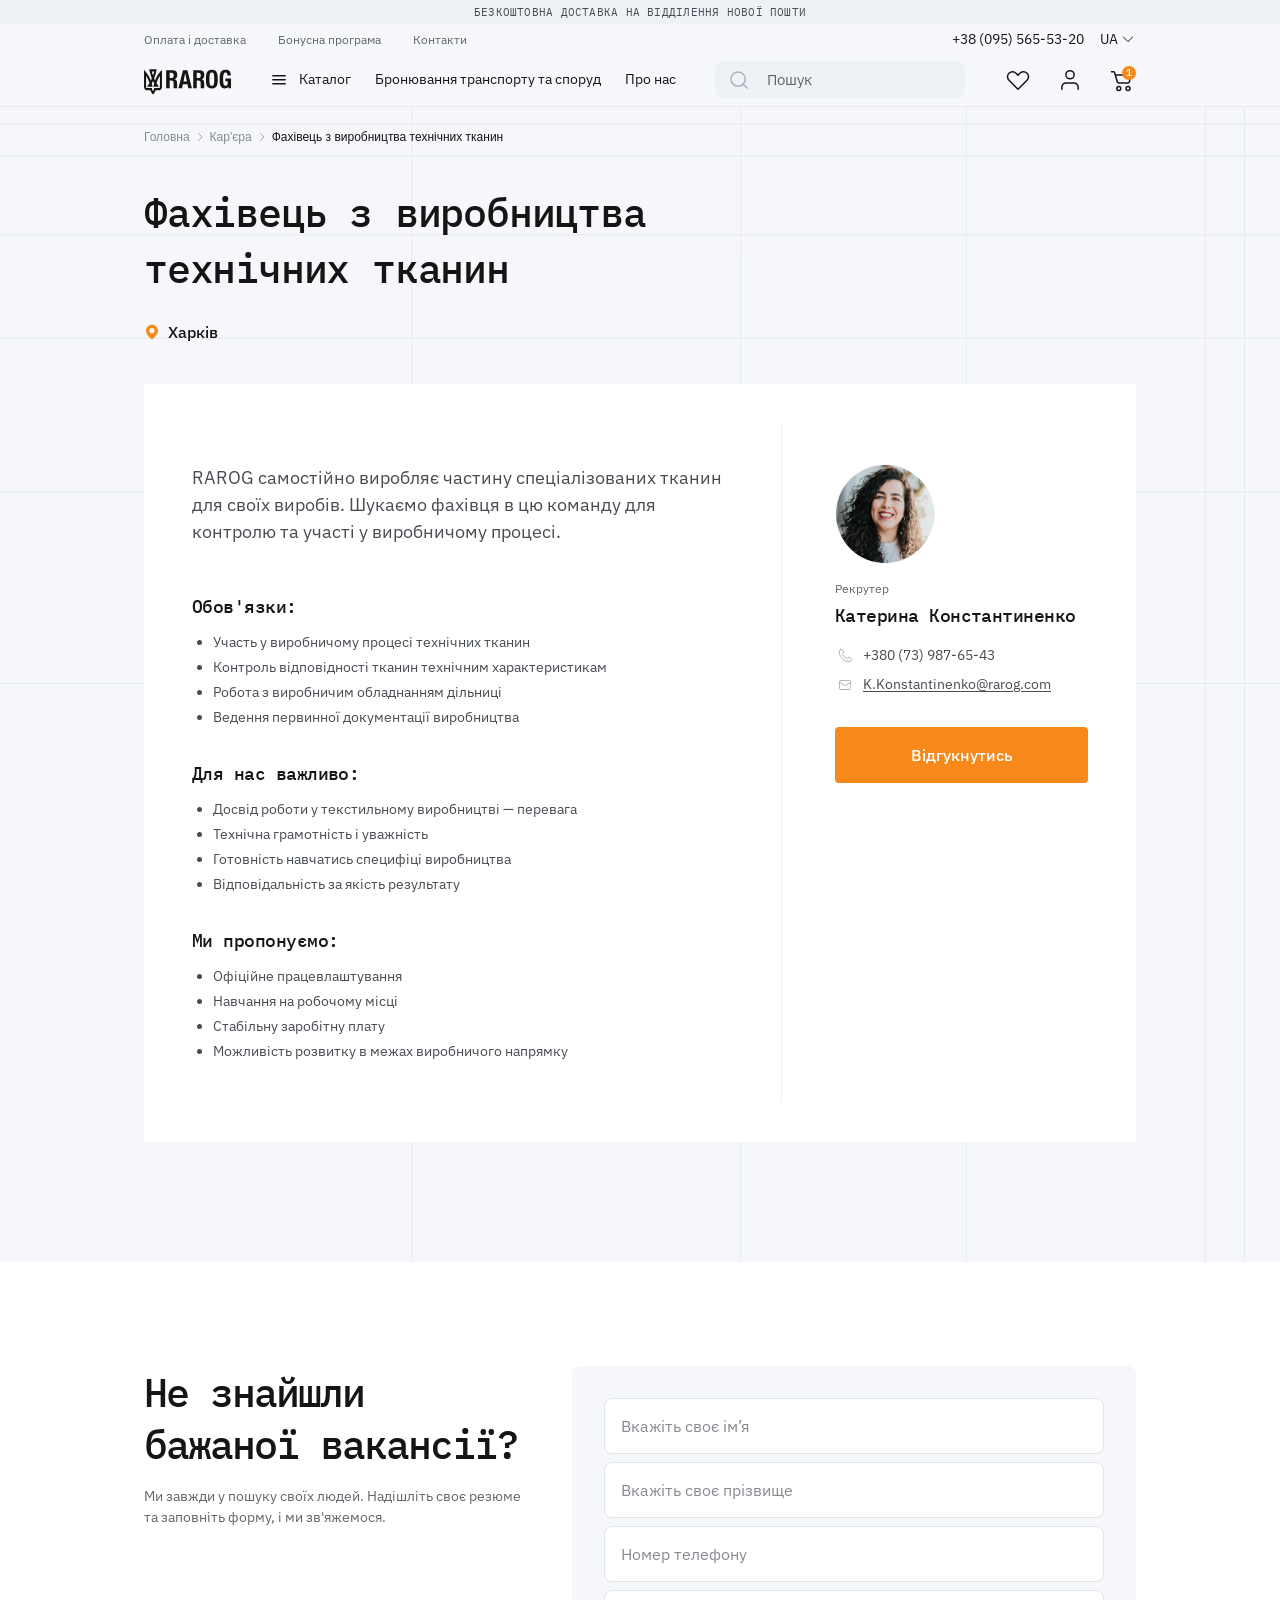
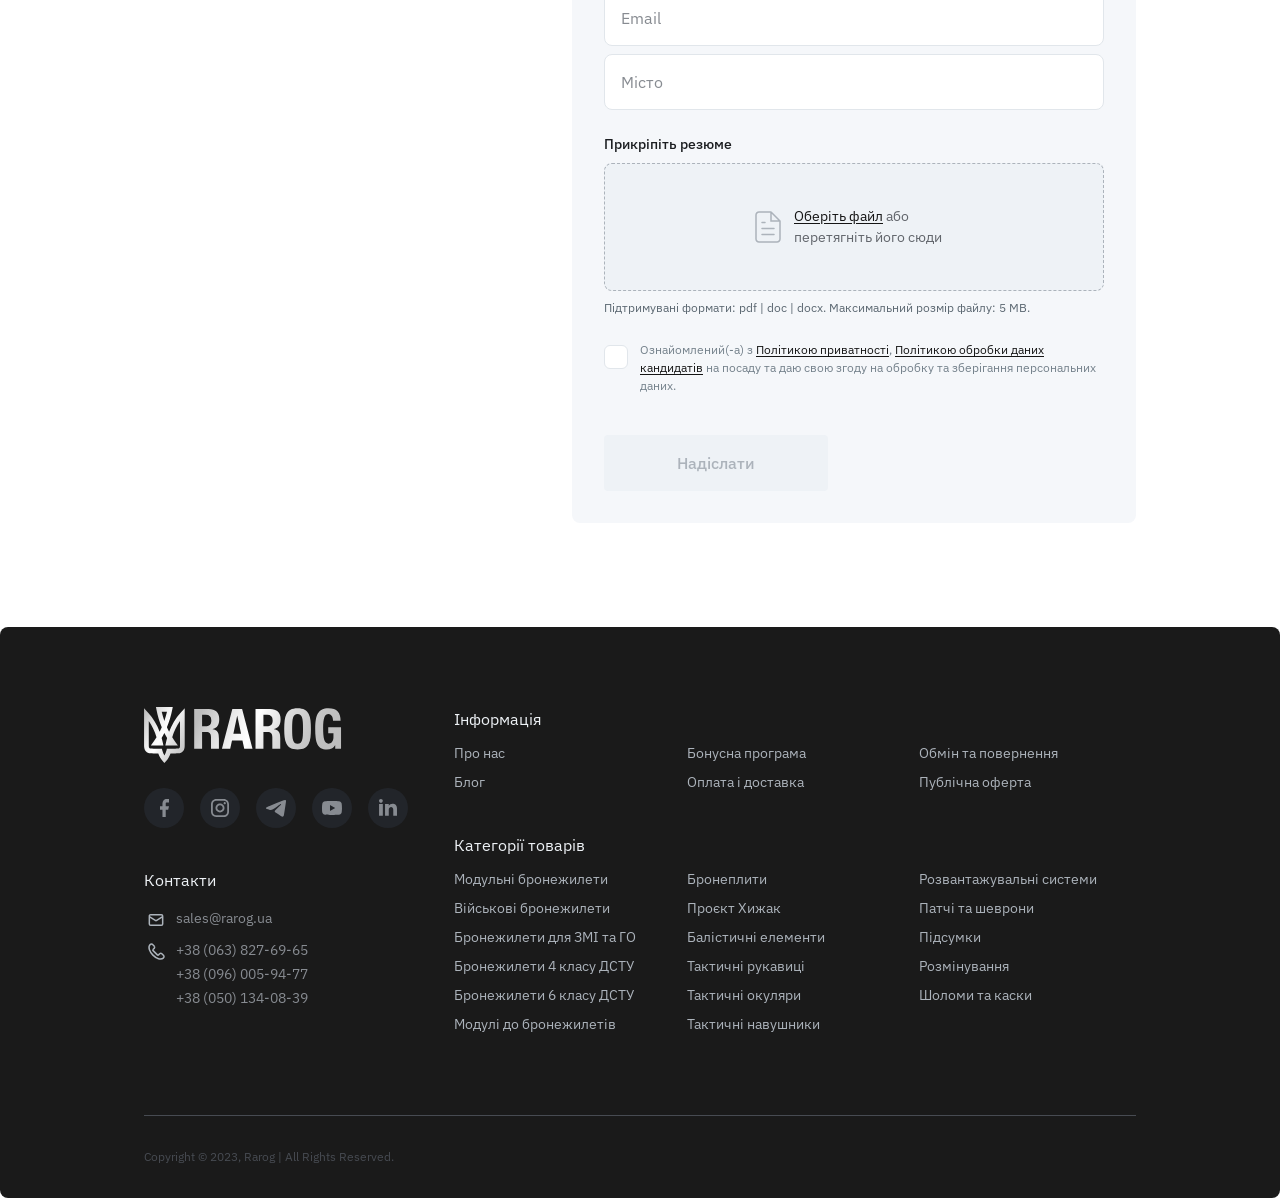
<file: vacancy.html>
<!DOCTYPE html>
<html lang="uk">
<head>
    <meta charset="UTF-8">
    <meta name="viewport" content="width=device-width, initial-scale=1.0">
    <title>Фахівець з виробництва технічних тканин — вакансія | Rarog</title>
    <meta name="description" content="Вакансія «Фахівець з виробництва технічних тканин» у Rarog, Харків: обов’язки, вимоги та умови роботи.">
    <link rel="preconnect" href="https://fonts.googleapis.com">
    <link rel="preconnect" href="https://fonts.gstatic.com" crossorigin>
    <link href="https://fonts.googleapis.com/css2?family=IBM+Plex+Mono:ital,wght@0,100;0,200;0,300;0,400;0,500;0,600;0,700;1,100;1,200;1,300;1,400;1,500;1,600;1,700&family=IBM+Plex+Sans:ital,wght@0,100..700;1,100..700&display=swap" rel="stylesheet">
    <link rel="stylesheet" href="css/style.css">
</head>
<body class="body">
    <header class="header">
        <div class="header__free">
            <div class="container">
                <div class="header__free-inner">
                    <p class="header__free-title">Безкоштовна доставка на відділення Нової Пошти</p>
                </div>
            </div>
        </div>
        <div class="header__end">
            <div class="container">
                <div class="header__inner">
                    <div class="header__top">
                        <ul class="header__top-menu">
                            <li>
                                <a href="#">Оплата і доставка</a>
                            </li>
                            <li>
                                <a href="#">Бонусна програма</a>
                            </li>
                            <li>
                                <a href="#">Контакти</a>
                            </li>
                        </ul>
                        <div class="header__top-info">
                            <a class="header__top-tel" href="tel:+380955655320">+38 (095) 565-53-20</a>
                            <div class="header__lang">
                                <span class="header__lang-selected">UA</span>
                                <div class="header__lang-content">
                                    <span class="header__lang-item">EN</span>
                                </div>
                            </div>
                        </div>
                    </div>
                    <div class="header__bottom">
                        <button class="header__burger">
                            <svg width="24" height="24" viewBox="0 0 24 24" fill="none" xmlns="http://www.w3.org/2000/svg">
                                <path d="M2.75 5.75H21.25M2.75 11.75H21.25M2.75 17.75H21.25" stroke="#151515" stroke-width="1.5" stroke-linecap="round" stroke-linejoin="round"/>
                            </svg>
                            <svg width="24" height="24" viewBox="0 0 24 24" fill="none" xmlns="http://www.w3.org/2000/svg">
                                <path d="M5.70923 18.5407L18.7907 5.45927" stroke="#151515" stroke-width="1.5" stroke-linecap="round" stroke-linejoin="round"/>
                                <path d="M5.70923 5.45926L18.7907 18.5407" stroke="#151515" stroke-width="1.5" stroke-linecap="round" stroke-linejoin="round"/>
                            </svg>
                        </button>
                        <a class="header__logo" href="index.html">
                            <img src="img/logo.svg" alt="">
                        </a>

                        <div class="header__content">
                            <button class="header__menu-open">
                                <svg xmlns="http://www.w3.org/2000/svg" width="16" height="16" viewBox="0 0 16 16" fill="none">
                                    <path d="M1.83334 3.83333H14.1667M1.83334 7.83333H14.1667M1.83334 11.8333H14.1667" stroke="#151515" stroke-width="1.5" stroke-linecap="round" stroke-linejoin="round"/>
                                </svg>
                                Каталог
                            </button>
                            <nav class="header__menu">
                                <ul>
                                    <li>
                                        <a href="#">Бронювання транспорту та споруд</a>
                                    </li>
                                    <li>
                                        <a href="#">Про нас</a>
                                    </li>
                                </ul>
                            </nav>
                        </div>

                        <form class="header__search" action="#">
                            <input class="header__search-input" type="search" name="search" id="search" placeholder="Пошук" maxlength="300" required>
                            <button class="header__search-btn" type="submit">
                                <svg xmlns="http://www.w3.org/2000/svg" width="24" height="24" viewBox="0 0 24 24" fill="none">
                                    <path d="M20 20L16.1333 16.1333M18.2222 11.1111C18.2222 15.0385 15.0385 18.2222 11.1111 18.2222C7.18375 18.2222 4 15.0385 4 11.1111C4 7.18375 7.18375 4 11.1111 4C15.0385 4 18.2222 7.18375 18.2222 11.1111Z" stroke="#ACB3BB" stroke-width="1.5" stroke-linecap="round" stroke-linejoin="round"/>
                                </svg>
                            </button>
                        </form>

                        <div class="header__user">
                            <div class="header__lang header__lang--mob">
                                <span class="header__lang-selected">UA</span>
                                <div class="header__lang-content">
                                    <span class="header__lang-item">EN</span>
                                </div>
                            </div>
                            <button class="header__search-open" type="button">
                                <svg xmlns="http://www.w3.org/2000/svg" width="24" height="24" viewBox="0 0 24 24" fill="none">
                                    <path d="M20 20L16.1333 16.1333M18.2222 11.1111C18.2222 15.0385 15.0385 18.2222 11.1111 18.2222C7.18375 18.2222 4 15.0385 4 11.1111C4 7.18375 7.18375 4 11.1111 4C15.0385 4 18.2222 7.18375 18.2222 11.1111Z" stroke="#151515" stroke-width="1.5" stroke-linecap="round" stroke-linejoin="round"/>
                                </svg>
                            </button>
                            <button class="header__user-btn">
                                <svg xmlns="http://www.w3.org/2000/svg" width="28" height="28" viewBox="0 0 28 28" fill="none">
                                    <path d="M23.0352 14.2259C24.9879 12.2811 24.9879 9.12807 23.0352 7.18332C21.0826 5.23857 17.9167 5.23857 15.964 7.18332L13.9998 9.13954L12.0355 7.18326C10.0829 5.23851 6.91694 5.23851 4.96426 7.18326C3.01159 9.12801 3.01159 12.2811 4.96426 14.2258L13.9997 23.2247L23.0352 14.2259Z" stroke="#151515" stroke-width="1.5" stroke-linecap="round" stroke-linejoin="round"/>
                                </svg>
                            </button>
                            <button class="header__user-btn">
                                <svg xmlns="http://www.w3.org/2000/svg" width="28" height="28" viewBox="0 0 28 28" fill="none">
                                    <path d="M22.1667 23.3334V21.2593C22.1667 20.1591 21.7365 19.104 20.9707 18.3261C20.205 17.5482 19.1663 17.1111 18.0834 17.1111H9.91671C8.83374 17.1111 7.79513 17.5482 7.02935 18.3261C6.26358 19.104 5.83337 20.1591 5.83337 21.2593V23.3334M18.0834 8.75C18.0834 11.0052 16.2552 12.8333 14 12.8333C11.7449 12.8333 9.91671 11.0052 9.91671 8.75C9.91671 6.49484 11.7449 4.66667 14 4.66667C16.2552 4.66667 18.0834 6.49484 18.0834 8.75Z" stroke="#151515" stroke-width="1.5" stroke-linecap="round" stroke-linejoin="round"/>
                                </svg>
                            </button>
                            <button class="header__user-btn header__user-cart">
                                <svg xmlns="http://www.w3.org/2000/svg" width="28" height="28" viewBox="0 0 28 28" fill="none">
                                    <path d="M3.5 5.70836H5.34167C5.92932 5.70836 6.44646 6.09357 6.611 6.65388L7.29745 8.99142M7.29745 8.99142L9.36122 16.0191C9.52576 16.5794 10.0429 16.9646 10.6306 16.9646H19.9829C20.5694 16.9646 21.0859 16.5808 21.2514 16.0219L23.3333 8.99142H7.29745ZM12.7556 22.4052C12.7556 23.4931 11.8676 24.375 10.7722 24.375C9.67686 24.375 8.78889 23.4931 8.78889 22.4052C8.78889 21.3173 9.67686 20.4353 10.7722 20.4353C11.8676 20.4353 12.7556 21.3173 12.7556 22.4052ZM22.0111 22.4052C22.0111 23.4931 21.1231 24.375 20.0278 24.375C18.9324 24.375 18.0444 23.4931 18.0444 22.4052C18.0444 21.3173 18.9324 20.4353 20.0278 20.4353C21.1231 20.4353 22.0111 21.3173 22.0111 22.4052Z" stroke="#151515" stroke-width="1.5" stroke-linecap="round" stroke-linejoin="round"/>
                                </svg>
                                <span>1</span>
                            </button>
                        </div>
                    </div>
                </div>
            </div>
        </div>
        <div class="mega-menu">
            <div class="container">
                <div class="mega-menu__inner">
                    <ul class="mega-menu__menu">
                        <li class="menu-item-has-children">
                            <a href="#">Бронежилети <span></span></a>
                            <ul class="sub-menu">
                                <li>
                                    <a href="#">Модульні бронежилети</a>
                                </li>
                                <li>
                                    <a href="#">Військові бронежилети</a>
                                </li>
                                <li>
                                    <a href="#">Бронежилети для ЗМІ та ГО</a>
                                </li>
                                <li>
                                    <a href="#">Бронежилети для поліції</a>
                                </li>
                                <li>
                                    <a href="#">Бронежилети для  цивільних</a>
                                </li>
                                <li>
                                    <a href="#">Бронежилети 4 класу ДСТУ</a>
                                </li>
                                <li>
                                    <a href="#">Бронежилети 6 класу ДСТУ</a>
                                </li>
                                <li>
                                    <a href="#">Модулі до бронежилетів</a>
                                </li>
                            </ul>
                        </li>
                        <li>
                            <a href="#">Плитоноски</a>
                        </li>
                        <li>
                            <a href="#">Модулі до бронежилетів</a>
                        </li>
                        <li>
                            <a href="#">Бронеплити</a>
                        </li>
                        <li>
                            <a href="#">Балістичні пакети</a>
                        </li>
                        <li class="menu-item-has-children">
                            <a href="#">Підсумки<span></span></a>
                            <ul class="sub-menu">
                                <li>
                                    <a href="#">Модульні бронежилети</a>
                                </li>
                                <li>
                                    <a href="#">Військові бронежилети</a>
                                </li>
                                <li>
                                    <a href="#">Бронежилети для ЗМІ та ГО</a>
                                </li>
                                <li>
                                    <a href="#">Бронежилети для поліції</a>
                                </li>
                                <li>
                                    <a href="#">Бронежилети для  цивільних</a>
                                </li>
                                <li>
                                    <a href="#">Бронежилети 4 класу ДСТУ</a>
                                </li>
                                <li>
                                    <a href="#">Бронежилети 6 класу ДСТУ</a>
                                </li>
                                <li>
                                    <a href="#">Модулі до бронежилетів</a>
                                </li>
                            </ul>
                        </li>
                        <li>
                            <a href="#">Шоломи та каски</a>
                        </li>
                        <li class="menu-item-has-children">
                            <a href="#">Окуляри, рукавички та навушники<span></span></a>
                            <ul class="sub-menu">
                                <li>
                                    <a href="#">Модульні бронежилети</a>
                                </li>
                                <li>
                                    <a href="#">Військові бронежилети</a>
                                </li>
                                <li>
                                    <a href="#">Бронежилети для ЗМІ та ГО</a>
                                </li>
                                <li>
                                    <a href="#">Бронежилети для поліції</a>
                                </li>
                                <li>
                                    <a href="#">Бронежилети для  цивільних</a>
                                </li>
                                <li>
                                    <a href="#">Бронежилети 4 класу ДСТУ</a>
                                </li>
                                <li>
                                    <a href="#">Бронежилети 6 класу ДСТУ</a>
                                </li>
                                <li>
                                    <a href="#">Модулі до бронежилетів</a>
                                </li>
                            </ul>
                        </li>
                        <li>
                            <a href="#">Тактичні засоби маскування</a>
                        </li>
                        <li>
                            <a href="#">Розмінування</a>
                        </li>
                        <li class="menu-item-has-children">
                            <a href="#">Додаткове спорядження<span></span></a>
                            <ul class="sub-menu">
                                <li>
                                    <a href="#">Модульні бронежилети</a>
                                </li>
                                <li>
                                    <a href="#">Військові бронежилети</a>
                                </li>
                                <li>
                                    <a href="#">Бронежилети для ЗМІ та ГО</a>
                                </li>
                                <li>
                                    <a href="#">Бронежилети для поліції</a>
                                </li>
                                <li>
                                    <a href="#">Бронежилети для  цивільних</a>
                                </li>
                                <li>
                                    <a href="#">Бронежилети 4 класу ДСТУ</a>
                                </li>
                                <li>
                                    <a href="#">Бронежилети 6 класу ДСТУ</a>
                                </li>
                                <li>
                                    <a href="#">Модулі до бронежилетів</a>
                                </li>
                            </ul>
                        </li>
                        <li>
                            <a href="#">Рюксази та сумки</a>
                        </li>
                        <li>
                            <a href="#">Спорядження для ПКМ</a>
                        </li>
                    </ul>
                    <div class="mega-menu__image">
                        <img src="img/mega-menu.png" alt="">
                    </div>
                </div>
            </div>
        </div>
        <div class="mobile-menu">
            <div class="mobile-menu__inner">
                <ul class="mobile-menu__nav">
                    <li class="mobile-menu__has-children mobile-menu__has-children--root">
                        <button class="mobile-menu__acc" type="button">
                            Категорії товарів
                            <span class="mobile-menu__chevron"></span>
                        </button>
                        <div class="mobile-menu__collapse">
                            <ul class="mobile-menu__catalog">
                                <li class="mobile-menu__has-children">
                                    <button class="mobile-menu__acc" type="button">
                                        Бронежилети
                                        <span class="mobile-menu__chevron"></span>
                                    </button>
                                    <div class="mobile-menu__collapse">
                                        <ul class="mobile-menu__sub">
                                            <li><a href="#">Всі бронежилети</a></li>
                                            <li><a href="#">Військові бронежилети</a></li>
                                            <li><a href="#">Модульні бронежилети</a></li>
                                            <li><a href="#">Жіночі бронежилети</a></li>
                                            <li><a href="#">Бронежилети для цивільних</a></li>
                                            <li><a href="#">Бронежилети для поліції</a></li>
                                            <li><a href="#">Бронежилети для ЗМІ та ГО</a></li>
                                            <li><a href="#">Бронежилети 4 класу ДСТУ</a></li>
                                            <li><a href="#">Бронежилети 6 класу ДСТУ</a></li>
                                        </ul>
                                    </div>
                                </li>
                                <li><a href="#">Плитоноски</a></li>
                                <li><a href="#">Модулі до бронежилетів</a></li>
                                <li><a href="#">Бронеплити</a></li>
                                <li><a href="#">Балістичні пакети</a></li>
                                <li class="mobile-menu__has-children">
                                    <button class="mobile-menu__acc" type="button">
                                        Підсумки
                                        <span class="mobile-menu__chevron"></span>
                                    </button>
                                    <div class="mobile-menu__collapse">
                                        <ul class="mobile-menu__sub">
                                            <li><a href="#">Підсумки для магазинів</a></li>
                                            <li><a href="#">Підсумки для гранат</a></li>
                                            <li><a href="#">Підсумки під аптечку</a></li>
                                            <li><a href="#">Підсумки скидні</a></li>
                                            <li><a href="#">Універсальні підсумки</a></li>
                                        </ul>
                                    </div>
                                </li>
                                <li><a href="#">Шоломи та каски</a></li>
                                <li class="mobile-menu__has-children">
                                    <button class="mobile-menu__acc" type="button">
                                        Окуляри, рукавички та навушники
                                        <span class="mobile-menu__chevron"></span>
                                    </button>
                                    <div class="mobile-menu__collapse">
                                        <ul class="mobile-menu__sub">
                                            <li><a href="#">Тактичні окуляри</a></li>
                                            <li><a href="#">Тактичні рукавички</a></li>
                                            <li><a href="#">Активні навушники</a></li>
                                        </ul>
                                    </div>
                                </li>
                                <li><a href="#">Тактичні засоби маскування</a></li>
                                <li><a href="#">Розмінування</a></li>
                                <li class="mobile-menu__has-children">
                                    <button class="mobile-menu__acc" type="button">
                                        Додаткове спорядження
                                        <span class="mobile-menu__chevron"></span>
                                    </button>
                                    <div class="mobile-menu__collapse">
                                        <ul class="mobile-menu__sub">
                                            <li><a href="#">Ремені та пояси</a></li>
                                            <li><a href="#">Наколінники та налокітники</a></li>
                                            <li><a href="#">Тактичні аксесуари</a></li>
                                        </ul>
                                    </div>
                                </li>
                                <li><a href="#">Рюкзаки та сумки</a></li>
                                <li><a href="#">Спорядження для ПКМ</a></li>
                            </ul>
                        </div>
                    </li>
                    <li><a href="#">Оплата і доставка</a></li>
                    <li><a href="#">Про нас</a></li>
                    <li><a href="#">Контакти</a></li>
                    <li><a href="#">Бонусна програма</a></li>
                    <li><a href="#">Вхід / Реєстрація</a></li>
                </ul>
                <div class="mobile-menu__contacts">
                    <div class="mobile-menu__tels">
                        <a href="tel:+380638276965">+38 (063) 827-69-65</a>
                        <a href="tel:+380960059477">+38 (096) 005-94-77</a>
                        <a href="tel:+380501340839">+38 (050) 134-08-39</a>
                    </div>
                    <div class="mobile-menu__mess">
                        <span class="mobile-menu__mess-title">Написати в месенджер:</span>
                        <div class="mobile-menu__mess-list">
                            <a class="mobile-menu__mess-link mobile-menu__mess-link--wa" href="#" target="_blank" aria-label="WhatsApp">
                                <svg xmlns="http://www.w3.org/2000/svg" width="29" height="29" viewBox="0 0 29 29" fill="none"><path d="M14.4489 2.3999C7.89694 2.3999 2.55694 7.7399 2.55694 14.2919C2.55694 16.3919 3.10894 18.4319 4.14094 20.2319L2.46094 26.3999L8.76094 24.7439C10.5009 25.6919 12.4569 26.1959 14.4489 26.1959C21.0009 26.1959 26.3409 20.8559 26.3409 14.3039C26.3409 11.1239 25.1049 8.1359 22.8609 5.8919C20.6169 3.6359 17.6289 2.3999 14.4489 2.3999ZM14.4609 4.4039C17.1009 4.4039 19.5729 5.4359 21.4449 7.3079C23.3049 9.1799 24.3369 11.6639 24.3369 14.3039C24.3369 19.7519 19.8969 24.1799 14.4489 24.1799C12.6729 24.1799 10.9329 23.7119 9.42094 22.7999L9.06094 22.5959L5.31694 23.5799L6.31294 19.9319L6.07294 19.5479C5.08894 17.9999 4.56094 16.1639 4.56094 14.2919C4.57294 8.8439 9.00094 4.4039 14.4609 4.4039ZM10.2369 8.7959C10.0449 8.7959 9.72094 8.8679 9.44494 9.1679C9.18094 9.4679 8.40094 10.1999 8.40094 11.6519C8.40094 13.1159 9.46894 14.5199 9.60094 14.7239C9.76894 14.9279 11.7129 17.9279 14.7009 19.1999C15.4089 19.5239 15.9609 19.7039 16.3929 19.8359C17.1009 20.0639 17.7489 20.0279 18.2649 19.9559C18.8409 19.8719 20.0169 19.2359 20.2689 18.5399C20.5209 17.8439 20.5209 17.2559 20.4489 17.1239C20.3649 17.0039 20.1729 16.9319 19.8729 16.7999C19.5729 16.6319 18.1089 15.9119 17.8449 15.8159C17.5689 15.7199 17.4009 15.6719 17.1729 15.9599C16.9809 16.2599 16.4049 16.9319 16.2369 17.1239C16.0569 17.3279 15.8889 17.3519 15.6009 17.2079C15.2889 17.0519 14.3289 16.7399 13.2009 15.7319C12.3129 14.9399 11.7249 13.9679 11.5449 13.6679C11.4009 13.3799 11.5329 13.1999 11.6769 13.0679C11.8089 12.9359 12.0009 12.7199 12.1209 12.5399C12.2769 12.3719 12.3249 12.2399 12.4209 12.0479C12.5169 11.8439 12.4689 11.6759 12.3969 11.5319C12.3249 11.3999 11.7249 9.9119 11.4729 9.3239C11.2329 8.7479 10.9929 8.8199 10.8009 8.8079C10.6329 8.8079 10.4409 8.7959 10.2369 8.7959Z" fill="#25D366"/></svg>
                            </a>
                            <a class="mobile-menu__mess-link mobile-menu__mess-link--tg" href="#" target="_blank" aria-label="Telegram">
                                <svg xmlns="http://www.w3.org/2000/svg" width="29" height="29" viewBox="0 0 29 29" fill="none"><path d="M26.3964 6.4729C26.446 5.07873 25.9692 4.63948 24.8441 4.84956C24.4551 4.92213 24.0775 5.05963 23.7037 5.19714C17.9407 7.26738 12.3379 9.73485 6.69701 12.1107C5.56806 12.5843 4.43911 13.0541 3.32161 13.5583C2.84867 13.7722 2.36047 14.0625 2.40243 14.6851C2.44057 15.2771 2.94783 15.4567 3.42077 15.6094C4.35139 15.915 5.30871 16.1442 6.21644 16.4994C7.87936 17.1526 9.36682 16.9081 10.8047 15.873C12.4447 14.6965 14.1343 13.585 15.8049 12.4506C17.0444 11.6065 18.2878 10.7662 19.535 9.93729C19.8058 9.75777 20.1414 9.46748 20.4237 9.83416C20.6945 10.1856 20.3398 10.4491 20.1224 10.6936C19.9812 10.854 19.821 10.9991 19.6685 11.1481C17.6394 13.1458 15.6027 15.1358 13.5889 17.1487C12.5096 18.2297 12.6049 18.9363 13.8941 19.7957C16.1367 21.2854 18.387 22.7674 20.6411 24.2418C22.3002 25.3266 23.5588 24.8109 23.8944 22.8591C24.3483 20.2044 24.7564 17.5383 25.1607 14.8723C25.5993 11.9999 26.0112 9.11608 26.3964 6.4729Z" fill="#0088CC"/></svg>
                            </a>
                            <a class="mobile-menu__mess-link mobile-menu__mess-link--vb" href="#" target="_blank" aria-label="Viber">
                                <svg xmlns="http://www.w3.org/2000/svg" width="29" height="29" viewBox="0 0 29 29" fill="none"><path d="M11.5993 4.29193L11.8237 5.20109C10.9391 5.41972 10.0924 5.77026 9.31217 6.24093L8.83202 5.4369C9.69087 4.91679 10.624 4.5307 11.5993 4.29193ZM16.4007 4.29193L16.1763 5.20109C17.0609 5.41972 17.9076 5.77026 18.6878 6.24093L19.1737 5.4369C18.3126 4.91725 17.3776 4.5312 16.4007 4.29193ZM5.43689 8.82918C4.91727 9.68929 4.53121 10.6233 4.29192 11.5993L5.20108 11.8237C5.41971 10.9391 5.77025 10.0924 6.24092 9.31217L5.43689 8.82918ZM4.93685 14C4.93679 13.5454 4.97098 13.0914 5.03914 12.642L4.11293 12.4999C3.96236 13.4933 3.96236 14.5038 4.11293 15.4973L5.03914 15.358C4.97108 14.9086 4.93689 14.4546 4.93685 14ZM19.168 22.5603L18.6878 21.7591C17.9088 22.2302 17.063 22.5808 16.1791 22.7989L16.4036 23.7081C17.3776 23.467 18.3096 23.08 19.168 22.5603ZM23.0631 14C23.0631 14.4546 23.0289 14.9086 22.9609 15.358L23.8871 15.4973C24.0376 14.5038 24.0376 13.4933 23.8871 12.4999L22.9609 12.642C23.029 13.0914 23.0632 13.5454 23.0631 14ZM23.7081 16.3979L22.7989 16.1734C22.5808 17.0591 22.2302 17.9068 21.7591 18.6878L22.5631 19.1708C23.0832 18.3099 23.4693 17.3749 23.7081 16.3979ZM15.3581 22.9609C14.4578 23.0972 13.5422 23.0972 12.6419 22.9609L12.5027 23.8871C13.4952 24.0376 14.5048 24.0376 15.4973 23.8871L15.3581 22.9609ZM21.296 19.3754C20.756 20.1077 20.1085 20.7542 19.3754 21.2931L19.9322 22.0489C20.7397 21.4544 21.454 20.743 22.0517 19.9379L21.296 19.3754ZM19.3754 6.70403C20.1085 7.24399 20.756 7.89147 21.296 8.62462L22.0517 8.06208C21.4562 7.25629 20.7437 6.54386 19.9379 5.9483L19.3754 6.70403ZM6.70403 8.62462C7.24398 7.89147 7.89147 7.24399 8.62462 6.70403L8.06208 5.9483C7.25629 6.54386 6.54385 7.25629 5.94829 8.06208L6.70403 8.62462ZM22.5631 8.82918L21.7591 9.31217C22.2302 10.0912 22.5808 10.937 22.7989 11.8209L23.7081 11.5964C23.4688 10.6213 23.0827 9.68829 22.5631 8.82918ZM12.6419 5.03915C13.5422 4.90276 14.4578 4.90276 15.3581 5.03915L15.4973 4.11294C14.5048 3.96235 13.4952 3.96235 12.5027 4.11294L12.6419 5.03915ZM7.18417 22.2989L5.24938 22.7478L5.70111 20.813L4.78912 20.5999L4.33738 22.5347C4.30912 22.6546 4.30478 22.779 4.32462 22.9006C4.34445 23.0223 4.38808 23.1388 4.45299 23.2436C4.5179 23.3483 4.60283 23.4392 4.70292 23.5111C4.80301 23.5831 4.9163 23.6345 5.03629 23.6626C5.17663 23.6939 5.32212 23.6939 5.46246 23.6626L7.39726 23.2166L7.18417 22.2989ZM4.98231 19.7646L5.89715 19.9748L6.20967 18.6338C5.75329 17.8683 5.41336 17.0391 5.20108 16.1734L4.29192 16.3979C4.49642 17.2265 4.80576 18.0256 5.21244 18.7759L4.98231 19.7646ZM9.35762 21.7932L8.01662 22.1057L8.2297 23.0205L9.21557 22.7904C9.96532 23.1983 10.7646 23.5077 11.5936 23.7109L11.818 22.8018C10.9551 22.5867 10.1288 22.2449 9.36615 21.7875L9.35762 21.7932ZM14 5.87443C9.51104 5.87727 5.87726 9.51673 5.87726 14.0028C5.87974 15.5308 6.31194 17.0273 7.12451 18.3213L6.3432 21.6568L9.67583 20.8755C13.4744 23.2649 18.4918 22.1256 20.8812 18.3298C23.2705 14.5341 22.1341 9.51673 18.3384 7.12452C17.0389 6.30736 15.535 5.87402 14 5.87443Z" fill="#3A76F0"/></svg>
                            </a>
                        </div>
                    </div>
                </div>
            </div>
        </div>
    </header>


    <main class="main">
        <section class="vacancy">
            <span class="vacancy__pattern" aria-hidden="true">
                <img class="vacancy__pattern-img" src="img/career/pattern.svg" alt="" width="1160" height="1440">
            </span>
            <div class="container">
                <div class="vacancy__top">
                    <ul class="breadcrumps">
                        <li><a href="index.html">Головна</a></li>
                        <li><a href="career.html">Кар'єра</a></li>
                        <li><a href="vacancy.html" aria-current="page">Фахівець з виробництва технічних тканин</a></li>
                    </ul>
                    <div class="vacancy__head">
                        <h1 class="vacancy__title">Фахівець з виробництва технічних тканин</h1>
                        <p class="job-location job-location--lg">
                            <img src="img/career/location.svg" alt="" width="16" height="16">
                            Харків
                        </p>
                    </div>
                </div>
                <div class="vacancy__card">
                    <div class="vacancy__content">
                        <p class="vacancy__lead">RAROG самостійно виробляє частину спеціалізованих тканин для своїх виробів. Шукаємо фахівця в цю команду для контролю та участі у виробничому процесі.</p>
                        <div class="vacancy__sections">
                            <div class="vacancy__section">
                                <h2 class="vacancy__subtitle">Обов'язки:</h2>
                                <ul class="vacancy__list">
                                <li>Участь у виробничому процесі технічних тканин</li>
                                <li>Контроль відповідності тканин технічним характеристикам</li>
                                <li>Робота з виробничим обладнанням дільниці</li>
                                <li>Ведення первинної документації виробництва</li>
                                </ul>
                            </div>
                            <div class="vacancy__section">
                                <h2 class="vacancy__subtitle">Для нас важливо:</h2>
                                <ul class="vacancy__list">
                                <li>Досвід роботи у текстильному виробництві — перевага</li>
                                <li>Технічна грамотність і уважність</li>
                                <li>Готовність навчатись специфіці виробництва</li>
                                <li>Відповідальність за якість результату</li>
                                </ul>
                            </div>
                            <div class="vacancy__section">
                                <h2 class="vacancy__subtitle">Ми пропонуємо:</h2>
                                <ul class="vacancy__list">
                                <li>Офіційне працевлаштування</li>
                                <li>Навчання на робочому місці</li>
                                <li>Стабільну заробітну плату</li>
                                <li>Можливість розвитку в межах виробничого напрямку</li>
                                </ul>
                            </div>
                        </div>
                    </div>
                    <aside class="vacancy__aside">
                        <div class="vacancy__aside-inner">
                            <div class="recruiter">
                                <img class="recruiter__avatar" src="img/career/recruiter.jpg" alt="Катерина Константиненко" width="100" height="100" loading="lazy">
                                <div class="recruiter__info">
                                    <div class="recruiter__person">
                                        <p class="recruiter__role">Рекрутер</p>
                                        <p class="recruiter__name">Катерина Константиненко</p>
                                    </div>
                                    <div class="recruiter__contacts">
                                        <a class="recruiter__link" href="tel:+380739876543">
                                            <img src="img/career/phone.svg" alt="" width="20" height="20">
                                            +380 (73) 987-65-43
                                        </a>
                                        <a class="recruiter__link recruiter__link--email" href="mailto:K.Konstantinenko@rarog.com">
                                            <img src="img/career/email.svg" alt="" width="20" height="20">
                                            <span>K.Konstantinenko@rarog.com</span>
                                        </a>
                                    </div>
                                </div>
                            </div>
                            <button class="vacancy__apply" type="button" aria-haspopup="dialog" data-modal-open="apply-modal">Відгукнутись</button>
                        </div>
                    </aside>
                </div>
            </div>
        </section>

        <!-- ===== Не знайшли бажаної вакансії ===== -->
        <div class="career-apply career-apply--light">
            <div class="container">
                <div class="career-apply__inner">
                    <div class="career-apply__aside">
                        <h2 class="career-apply__title">Не знайшли бажаної вакансії?</h2>
                        <p class="career-apply__text">Ми завжди у пошуку своїх людей. Надішліть своє резюме та заповніть форму, і ми зв'яжемося.</p>
                    </div>
                    <form class="apply-form" action="#" method="post" enctype="multipart/form-data" novalidate data-apply-form>
                        <div class="apply-form__body">
                            <div class="apply-form__fields">
                                <label class="apply-form__field">
                                    <span class="visually-hidden">Вкажіть своє ім’я</span>
                                    <input class="apply-form__input" type="text" name="name" placeholder="Вкажіть своє ім’я" autocomplete="given-name" maxlength="120" required>
                                    <span class="apply-form__error">Вкажіть своє ім’я.</span>
                                </label>
                                <label class="apply-form__field">
                                    <span class="visually-hidden">Вкажіть своє прізвище</span>
                                    <input class="apply-form__input" type="text" name="surname" placeholder="Вкажіть своє прізвище" autocomplete="family-name" maxlength="120" required>
                                    <span class="apply-form__error">Вкажіть своє прізвище.</span>
                                </label>
                                <label class="apply-form__field">
                                    <span class="visually-hidden">Номер телефону</span>
                                    <input class="apply-form__input" type="tel" name="phone" placeholder="Номер телефону" autocomplete="tel" maxlength="120" required>
                                    <span class="apply-form__error">Вкажіть коректний номер телефону.</span>
                                </label>
                                <label class="apply-form__field">
                                    <span class="visually-hidden">Email</span>
                                    <input class="apply-form__input" type="email" name="email" placeholder="Email" autocomplete="email" maxlength="120" required>
                                    <span class="apply-form__error">Вкажіть коректний email.</span>
                                </label>
                                <label class="apply-form__field">
                                    <span class="visually-hidden">Місто</span>
                                    <input class="apply-form__input" type="text" name="city" placeholder="Місто" autocomplete="address-level2" maxlength="120" required>
                                    <span class="apply-form__error">Вкажіть місто.</span>
                                </label>
                            </div>
                            <div class="apply-form__side">
                                <div class="upload" data-upload>
                                    <p class="upload__label">Прикріпіть резюме</p>
                                    <div class="upload__zone" data-upload-zone>
                                        <input class="upload__input" id="vacancy-cv-cv" type="file" name="cv" accept=".pdf,.doc,.docx,application/pdf,application/msword,application/vnd.openxmlformats-officedocument.wordprocessingml.document" data-upload-input>
                                        <label class="upload__empty" for="vacancy-cv-cv">
                                            <img src="img/career/file-text.svg" alt="" width="36" height="36">
                                            <span><span class="upload__link">Оберіть файл</span> або перетягніть його сюди</span>
                                        </label>
                                        <div class="upload__file">
                                            <label class="upload__add" for="vacancy-cv-cv" aria-label="Замінити файл">
                                                <img src="img/career/plus-circle.svg" alt="" width="24" height="24">
                                            </label>
                                            <div class="upload__chip">
                                                <span class="upload__name" data-upload-name></span>
                                                <button class="upload__remove" type="button" aria-label="Видалити файл" data-upload-remove>
                                                    <img src="img/career/cross-sm.svg" alt="" width="16" height="16">
                                                </button>
                                            </div>
                                        </div>
                                    </div>
                                    <p class="upload__hint" data-upload-hint>Підтримувані формати: pdf | doc | docx. Максимальний розмір файлу: 5 MB.</p>
                                </div>
                                <label class="apply-form__consent">
                                    <input class="visually-hidden" type="checkbox" name="consent" required data-consent>
                                    <span class="checkbox" aria-hidden="true"></span>
                                    <span>Ознайомлений(-а) з <a href="#">Політикою приватності</a>, <a href="#">Політикою обробки даних кандидатів</a> на посаду та даю свою згоду на обробку та зберігання персональних даних.</span>
                                </label>
                            </div>
                        </div>
                        <button class="apply-form__submit" type="submit" disabled data-apply-submit>Надіслати</button>
                        <p class="apply-form__status" role="status" data-form-status></p>
                    </form>
                </div>
            </div>
        </div>
    </main>

    <footer class="footer">
        <div class="container">
            <div class="footer__inner">
                <div class="footer__start">
                    <div class="footer__left">
                        <div class="footer__top">
                            <a class="footer__logo" href="index.html">
                                <img src="img/footer-logo.svg" alt="">
                            </a>
                            <div class="footer__socials">
                                <a class="footer__socials-link" href="#" target="_blank">
                                    <svg xmlns="http://www.w3.org/2000/svg" width="24" height="24" viewBox="0 0 24 24" fill="none">
                                        <path d="M17 2.94238H14.5455C13.4605 2.94238 12.4199 3.41649 11.6527 4.2604C10.8856 5.10432 10.4545 6.24891 10.4545 7.44238V10.1424H8V13.7424H10.4545V20.9424H13.7273V13.7424H16.1818L17 10.1424H13.7273V7.44238C13.7273 7.20369 13.8135 6.97477 13.9669 6.80599C14.1204 6.6372 14.3285 6.54238 14.5455 6.54238H17V2.94238Z" fill="#878B91"/>
                                    </svg>
                                </a>
                                <a class="footer__socials-link" href="#" target="_blank">
                                    <svg xmlns="http://www.w3.org/2000/svg" width="24" height="24" viewBox="0 0 24 24" fill="none">
                                        <path d="M8.22 2.94238H15.78C18.66 2.94238 21 5.28238 21 8.16238V15.7224C21 17.1068 20.45 18.4345 19.4711 19.4135C18.4922 20.3924 17.1644 20.9424 15.78 20.9424H8.22C5.34 20.9424 3 18.6024 3 15.7224V8.16238C3 6.77795 3.54996 5.45023 4.5289 4.47129C5.50784 3.49235 6.83557 2.94238 8.22 2.94238ZM8.04 4.74238C7.1807 4.74238 6.35659 5.08374 5.74897 5.69136C5.14136 6.29897 4.8 7.12308 4.8 7.98238V15.9024C4.8 17.6934 6.249 19.1424 8.04 19.1424H15.96C16.8193 19.1424 17.6434 18.801 18.251 18.1934C18.8586 17.5858 19.2 16.7617 19.2 15.9024V7.98238C19.2 6.19138 17.751 4.74238 15.96 4.74238H8.04ZM16.725 6.09238C17.0234 6.09238 17.3095 6.21091 17.5205 6.42189C17.7315 6.63287 17.85 6.91901 17.85 7.21738C17.85 7.51575 17.7315 7.8019 17.5205 8.01288C17.3095 8.22386 17.0234 8.34238 16.725 8.34238C16.4266 8.34238 16.1405 8.22386 15.9295 8.01288C15.7185 7.8019 15.6 7.51575 15.6 7.21738C15.6 6.91901 15.7185 6.63287 15.9295 6.42189C16.1405 6.21091 16.4266 6.09238 16.725 6.09238ZM12 7.44238C13.1935 7.44238 14.3381 7.91649 15.182 8.7604C16.0259 9.60432 16.5 10.7489 16.5 11.9424C16.5 13.1359 16.0259 14.2804 15.182 15.1244C14.3381 15.9683 13.1935 16.4424 12 16.4424C10.8065 16.4424 9.66193 15.9683 8.81802 15.1244C7.97411 14.2804 7.5 13.1359 7.5 11.9424C7.5 10.7489 7.97411 9.60432 8.81802 8.7604C9.66193 7.91649 10.8065 7.44238 12 7.44238ZM12 9.24238C11.2839 9.24238 10.5972 9.52685 10.0908 10.0332C9.58446 10.5395 9.3 11.2263 9.3 11.9424C9.3 12.6585 9.58446 13.3452 10.0908 13.8516C10.5972 14.3579 11.2839 14.6424 12 14.6424C12.7161 14.6424 13.4028 14.3579 13.9092 13.8516C14.4155 13.3452 14.7 12.6585 14.7 11.9424C14.7 11.2263 14.4155 10.5395 13.9092 10.0332C13.4028 9.52685 12.7161 9.24238 12 9.24238Z" fill="#878B91"/>
                                    </svg>
                                </a>
                                <a class="footer__socials-link" href="#" target="_blank">
                                    <svg xmlns="http://www.w3.org/2000/svg" width="24" height="24" viewBox="0 0 24 24" fill="none">
                                        <path d="M21.9971 5.39424C22.0384 4.23244 21.6411 3.86639 20.7035 4.04146C20.3793 4.10194 20.0647 4.21652 19.7532 4.33111C14.9507 6.05631 10.2817 8.11254 5.58092 10.0924C4.64013 10.4871 3.69934 10.8786 2.76809 11.2987C2.37397 11.477 1.96714 11.7189 2.0021 12.2377C2.03389 12.7311 2.45661 12.8807 2.85072 13.008C3.62624 13.2627 4.42401 13.4537 5.18045 13.7497C6.56621 14.294 7.80577 14.0903 9.004 13.2277C10.3707 12.2473 11.7787 11.321 13.1708 10.3757C14.2038 9.67222 15.2399 8.97196 16.2792 8.28124C16.5049 8.13164 16.7846 7.88973 17.0198 8.1953C17.2455 8.48814 16.9499 8.70777 16.7687 8.91148C16.6511 9.04517 16.5176 9.16612 16.3905 9.29026C14.6996 10.955 13.0024 12.6133 11.3242 14.2908C10.4247 15.1916 10.5042 15.7804 11.5785 16.4966C13.4473 17.738 15.3226 18.973 17.201 20.2017C18.5835 21.1056 19.6324 20.6759 19.9121 19.0494C20.2903 16.8372 20.6304 14.6155 20.9673 12.3937C21.3328 10.0001 21.6761 7.59689 21.9971 5.39424Z" fill="#878B91"/>
                                    </svg>
                                </a>
                                <a class="footer__socials-link" href="#" target="_blank">
                                    <svg xmlns="http://www.w3.org/2000/svg" width="24" height="24" viewBox="0 0 24 24" fill="none">
                                        <path fill-rule="evenodd" clip-rule="evenodd" d="M19.8136 5.41769C20.6746 5.64818 21.3513 6.32483 21.5818 7.18588C21.9983 8.74498 22 11.9998 22 11.9998C22 11.9998 22 15.2547 21.5818 16.8138C21.3513 17.6749 20.6746 18.3515 19.8136 18.582C18.2545 19.0002 12 19.0002 12 19.0002C12 19.0002 5.74547 19.0002 4.18636 18.582C3.32532 18.3515 2.64867 17.6749 2.41818 16.8138C2 15.2547 2 11.9998 2 11.9998C2 11.9998 2 8.74498 2.41818 7.18588C2.64867 6.32483 3.32532 5.64818 4.18636 5.41769C5.74547 4.99951 12 4.99951 12 4.99951C12 4.99951 18.2545 4.99951 19.8136 5.41769ZM15.194 12.0001L9.99805 14.9998V9.00043L15.194 12.0001Z" fill="#878B91"/>
                                    </svg>
                                </a>
                                <a class="footer__socials-link" href="#" target="_blank">
                                    <svg xmlns="http://www.w3.org/2000/svg" width="24" height="24" viewBox="0 0 24 24" fill="none">
                                        <path d="M6.78275 4.81583C6.7825 5.31258 6.58347 5.78888 6.22943 6.13996C5.8754 6.49104 5.39537 6.68813 4.89495 6.68789C4.39452 6.68764 3.91469 6.49007 3.56101 6.13864C3.20734 5.78721 3.00878 5.3107 3.00903 4.81395C3.00928 4.3172 3.20832 3.8409 3.56235 3.48982C3.91638 3.13874 4.39641 2.94165 4.89683 2.94189C5.39726 2.94214 5.87709 3.13971 6.23077 3.49114C6.58445 3.84257 6.783 4.31908 6.78275 4.81583V4.81583ZM6.83936 8.07484H3.06564V19.7998H6.83936V8.07484ZM12.8018 8.07484H9.04698V19.7998H12.7641V13.647C12.7641 10.2194 17.2642 9.90101 17.2642 13.647V19.7998H20.9908V12.3734C20.9908 6.59517 14.3302 6.81057 12.7641 9.64815L12.8018 8.07484V8.07484Z" fill="#878B91"/>
                                    </svg>
                                </a>
                            </div>
                        </div>
                        <div class="footer__info">
                            <h2 class="footer__name">Контакти</h2>
                            <div class="footer__info-box">
                                <div class="footer__info-block">
                                    <div class="footer__info-icon">
                                        <svg xmlns="http://www.w3.org/2000/svg" width="24" height="24" viewBox="0 0 24 24" fill="none">
                                            <path d="M18.6673 8.66699L12.6873 12.467C12.4815 12.5959 12.2435 12.6643 12.0007 12.6643C11.7578 12.6643 11.5198 12.5959 11.314 12.467L5.33398 8.66699M6.66732 6.66699H17.334C18.0704 6.66699 18.6673 7.26395 18.6673 8.00033V16.0003C18.6673 16.7367 18.0704 17.3337 17.334 17.3337H6.66732C5.93094 17.3337 5.33398 16.7367 5.33398 16.0003V8.00033C5.33398 7.26395 5.93094 6.66699 6.66732 6.66699Z" stroke="#ACB3BB" stroke-width="1.5" stroke-linecap="round" stroke-linejoin="round"/>
                                        </svg>
                                    </div>
                                    <div class="footer__info-links">
                                        <a class="footer__info-link" href="mailto:sales@rarog.ua">sales@rarog.ua</a>
                                    </div>
                                </div>
                                <div class="footer__info-block">
                                    <div class="footer__info-icon">
                                        <svg xmlns="http://www.w3.org/2000/svg" width="24" height="24" viewBox="0 0 24 24" fill="none">
                                            <path d="M7.40613 4.00021C7.72144 4.00148 8.03993 4.08668 8.30883 4.25452C8.53133 4.33908 9.88474 5.7823 10.0913 5.96477C10.1873 6.06141 10.2744 6.17204 10.3437 6.28966C10.6736 6.82053 10.6806 7.52943 10.366 8.06921C10.2198 8.37311 9.33549 9.16466 9.10537 9.41833C8.77035 9.75339 8.77035 10.2983 9.10537 10.6339L13.3678 14.8969C13.5299 15.059 13.746 15.1486 13.9755 15.1486C14.205 15.1486 14.4211 15.0596 14.5832 14.8969C14.7765 14.7214 15.6169 13.8205 15.8254 13.701C16.4242 13.289 17.2875 13.3074 17.8609 13.7594C17.8984 13.7505 19.4146 15.2955 19.494 15.3673C19.59 15.464 19.6771 15.5746 19.7464 15.6922C19.9911 16.087 20.0611 16.5829 19.946 17.0318C19.8761 17.3281 19.7025 17.6237 19.494 17.8335C14.1389 22.9547 1.05864 9.87292 6.15761 4.51583C6.47546 4.19412 6.94652 3.99258 7.40613 4.00021Z" stroke="#ACB3BB" stroke-width="1.5" stroke-linecap="round" stroke-linejoin="round"/>
                                        </svg>
                                    </div>
                                    <div class="footer__info-links">
                                        <a class="footer__info-link" href="tel:+380638276965">+38 (063) 827-69-65</a>
                                        <a class="footer__info-link" href="tel:+380960059477">+38 (096) 005-94-77</a>
                                        <a class="footer__info-link" href="tel:+380501340839">+38 (050) 134-08-39</a>
                                    </div>
                                </div>
                            </div>
                        </div>
                    </div>
                    <div class="footer__right">
                        <div class="footer__block">
                            <h3 class="footer__name">Інформація</h3>
                            <ul class="footer__menu">
                                <li>
                                    <a href="#">Про нас</a>
                                </li>
                                <li>
                                    <a href="#">Бонусна програма</a>
                                </li>
                                <li>
                                    <a href="#">Обмін та повернення</a>
                                </li>
                                <li>
                                    <a href="#">Блог</a>
                                </li>
                                <li>
                                    <a href="#">Оплата і доставка </a>
                                </li>
                                <li>
                                    <a href="#">Публічна оферта</a>
                                </li>
                            </ul>
                        </div>
                        <div class="footer__block">
                            <h3 class="footer__name">Категорії товарів</h3>
                            <ul class="footer__menu">
                                <li>
                                    <a href="#">Модульні бронежилети</a>
                                </li>
                                <li>
                                    <a href="#">Бронеплити</a>
                                </li>
                                <li>
                                    <a href="#">Розвантажувальні системи</a>
                                </li>
                                <li>
                                    <a href="#">Військові бронежилети</a>
                                </li>
                                <li>
                                    <a href="#">Проєкт Хижак</a>
                                </li>
                                <li>
                                    <a href="#">Патчі та шеврони</a>
                                </li>
                                <li>
                                    <a href="#">Бронежилети для ЗМІ та ГО</a>
                                </li>
                                <li>
                                    <a href="#">Балістичні елементи</a>
                                </li>
                                <li>
                                    <a href="#">Підсумки</a>
                                </li>
                                <li>
                                    <a href="#">Бронежилети 4 класу ДСТУ</a>
                                </li>
                                <li>
                                    <a href="#">Тактичні рукавиці</a>
                                </li>
                                <li>
                                    <a href="#">Розмінування</a>
                                </li>
                                <li>
                                    <a href="#">Бронежилети 6 класу ДСТУ</a>
                                </li>
                                <li>
                                    <a href="#">Тактичні окуляри</a>
                                </li>
                                <li>
                                    <a href="#">Шоломи та каски</a>
                                </li>
                                <li>
                                    <a href="#">Модулі до бронежилетів</a>
                                </li>
                                <li>
                                    <a href="#">Тактичні навушники</a>
                                </li>
                            </ul>
                        </div>
                    </div>
                </div>
                <div class="footer__bottom">
                    <p class="footer__copy">Copyright © 2023, Rarog  |  All Rights Reserved.</p>
                </div>
            </div>
        </div>
    </footer>

    <!-- ===== Модальне вікно: відгук на вакансію ===== -->
    <div class="modal" id="apply-modal" data-modal aria-hidden="true">
        <div class="modal__dialog" role="dialog" aria-modal="true" aria-labelledby="apply-modal-title">
            <button class="modal__close" type="button" aria-label="Закрити" data-modal-close>
                <img src="img/career/cross.svg" alt="" width="24" height="24">
            </button>
            <div class="modal__head">
                <h2 class="modal__title" id="apply-modal-title">Відгукнутись на вакансію «Фахівець з виробництва технічних тканин»</h2>
                <p class="modal__text">Заповніть форму нижче, і наша команда зв'яжеться з вами найближчим часом.</p>
            </div>
            <form class="apply-form" action="#" method="post" enctype="multipart/form-data" novalidate data-apply-form>
                <input type="hidden" name="vacancy" value="Фахівець з виробництва технічних тканин">
                <div class="apply-form__body">
                    <div class="apply-form__fields">
                        <label class="apply-form__field">
                            <span class="visually-hidden">Вкажіть своє ім’я</span>
                            <input class="apply-form__input" type="text" name="name" placeholder="Вкажіть своє ім’я" autocomplete="given-name" maxlength="120" required>
                            <span class="apply-form__error">Вкажіть своє ім’я.</span>
                        </label>
                        <label class="apply-form__field">
                            <span class="visually-hidden">Вкажіть своє прізвище</span>
                            <input class="apply-form__input" type="text" name="surname" placeholder="Вкажіть своє прізвище" autocomplete="family-name" maxlength="120" required>
                            <span class="apply-form__error">Вкажіть своє прізвище.</span>
                        </label>
                        <label class="apply-form__field">
                            <span class="visually-hidden">Номер телефону</span>
                            <input class="apply-form__input" type="tel" name="phone" placeholder="Номер телефону" autocomplete="tel" maxlength="120" required>
                            <span class="apply-form__error">Вкажіть коректний номер телефону.</span>
                        </label>
                        <label class="apply-form__field">
                            <span class="visually-hidden">Email</span>
                            <input class="apply-form__input" type="email" name="email" placeholder="Email" autocomplete="email" maxlength="120" required>
                            <span class="apply-form__error">Вкажіть коректний email.</span>
                        </label>
                    </div>
                    <div class="apply-form__side">
                        <div class="upload" data-upload>
                            <p class="upload__label">Прикріпіть резюме</p>
                            <div class="upload__zone" data-upload-zone>
                                <input class="upload__input" id="modal-cv" type="file" name="cv" accept=".pdf,.doc,.docx,application/pdf,application/msword,application/vnd.openxmlformats-officedocument.wordprocessingml.document" data-upload-input>
                                <label class="upload__empty" for="modal-cv">
                                    <img src="img/career/file-text.svg" alt="" width="36" height="36">
                                    <span><span class="upload__link">Оберіть файл</span> або перетягніть його сюди</span>
                                </label>
                                <div class="upload__file">
                                    <label class="upload__add" for="modal-cv" aria-label="Замінити файл">
                                        <img src="img/career/plus-circle.svg" alt="" width="24" height="24">
                                    </label>
                                    <div class="upload__chip">
                                        <span class="upload__name" data-upload-name></span>
                                        <button class="upload__remove" type="button" aria-label="Видалити файл" data-upload-remove>
                                            <img src="img/career/cross-sm.svg" alt="" width="16" height="16">
                                        </button>
                                    </div>
                                </div>
                            </div>
                            <p class="upload__hint" data-upload-hint>Підтримувані формати: pdf | doc | docx. Максимальний розмір файлу: 5 MB.</p>
                        </div>
                        <label class="apply-form__consent">
                            <input class="visually-hidden" type="checkbox" name="consent" required data-consent>
                            <span class="checkbox" aria-hidden="true"></span>
                            <span>Ознайомлений(-а) з <a href="#">Політикою приватності</a>, <a href="#">Політикою обробки даних кандидатів</a> на посаду та даю свою згоду на обробку та зберігання персональних даних.</span>
                        </label>
                    </div>
                </div>
                <button class="apply-form__submit" type="submit" disabled data-apply-submit>Надіслати</button>
                <p class="apply-form__status" role="status" data-form-status></p>
            </form>
        </div>
    </div>

    <script src="https://code.jquery.com/jquery-3.7.1.min.js"></script>
    <script src="js/script.js"></script>
    <script src="js/career.js"></script>
</body>
</html>
</file>
<file: css/style.css>
html, body, div, span, object, iframe,
h1, h2, h3, h4, h5, h6, p, blockquote, pre,
abbr, address, cite, code,
del, dfn, em, img, ins, kbd, q, samp,
small, strong, sub, sup, var,
b, i,
dl, dt, dd, ol, ul, li,
fieldset, form, label, legend,
table, caption, tbody, tfoot, thead, tr, th, td,
article, aside, canvas, details, figcaption, figure, 
footer, header, hgroup, menu, nav, section, summary,
time, mark, audio, video {
    margin:0;
    padding:0;
    border:0;
    outline:0;
    font-size:100%;
    vertical-align:baseline;
    background:transparent;
}
body {
    line-height:1;
}
* {
    -webkit-tap-highlight-color: transparent;
}
article,aside,details,figcaption,figure,
footer,header,hgroup,menu,nav,section { 
    display:block;
}

ol, ul {
    list-style:none;
}

input, select {
    vertical-align:middle;
}
*,
*::after,
*::before{
    padding: 0;
    margin: 0;
    box-sizing: border-box;   
}
a{
    color: inherit;
    text-decoration: none;
    margin:0;
    padding:0;
    font-size:100%;
    vertical-align:baseline;
    background:transparent;
}
html,body{
    color: #474B52;
    font-family: "IBM Plex Sans", sans-serif;
    font-size: 14px;
    font-style: normal;
    font-weight: 400;
    line-height: 150%;
    scroll-behavior: smooth;
    background: #fff;
}
.body{
    min-width: 320px;
}
.body.no-scroll{
    overflow: hidden;
}
.container{
    width: 100%;
    max-width: 1202px;
    padding: 0 16px;
    margin: 0 auto;
}
.btn,
button{
    background-color: transparent;
    cursor: pointer;
    border: none;
    outline: none;
    transition: all .2s ease;
    display: flex;
    align-items: center;
    justify-content: center;
    text-align: center;
    color: #FFF;
    font-family: "IBM Plex Sans", sans-serif;
    font-size: 16px;
    font-style: normal;
    font-weight: 500;
    line-height: 20px; /* 125% */
    max-width: max-content;
    width: 100%;
}
.btn{
    padding: 10px 16px;
    border-radius: 8px;
    background: #F7891B;
}
.btn:hover{
    background: #EE7700;
}
textarea,
textarea::placeholder,
input,
input::placeholder{
    color: #61656B;
    font-family: "IBM Plex Sans", sans-serif;
    font-size: 15px;
    font-style: normal;
    font-weight: 400;
    line-height: normal;
}
textarea,
input{
    color: #2D3239;
    border: none;
    outline: none;
    background-color: transparent;
    width: 100%;
}
textarea{
    resize: none;
    height: 150px;
}
.slider-pagination-second,
.slider-pagination{
    display: flex;
    align-items: center;
    gap: 4px;
    width: 100%;
}
.slider-pagination span{
    opacity: 1;
    width: 100%;
    border-radius: 32px;
    background: rgba(255, 255, 255, 0.40);
    backdrop-filter: blur(2px);
    height: 2px;
}
.slider-pagination span.swiper-pagination-bullet.swiper-pagination-bullet-active{
    border-radius: 32px;
    border: 1px solid #F7891B;
    background: #F7891B;
}
.slider-pagination-second{
    flex-wrap: wrap;
}
.slider-pagination-second span{
    border-radius: 32px;
    width: 53px;
    background: #E1E6EB;
    backdrop-filter: blur(2px);
    height: 2px;
    min-width: 53px;
}
.slider-pagination-second span.swiper-pagination-bullet.swiper-pagination-bullet-active{
    border: 1px solid #151515;
    background: #151515;
}
.btn-slide{
    width: 40px;
    height: 40px;
    min-width: 40px;
    border-radius: 8px 0 0 8px;
    background-color: #22252A;
    box-shadow: -4px 4px 16px 0 rgba(0, 0, 0, 0.05);
    background-image: url("data:image/svg+xml,%3Csvg xmlns='http://www.w3.org/2000/svg' width='24' height='24' viewBox='0 0 24 24' fill='none'%3E%3Cpath d='M15 19L8 12L15 5' stroke='white' stroke-width='1.5' stroke-linecap='round' stroke-linejoin='round'/%3E%3C/svg%3E");
    background-position: center;
    background-repeat: no-repeat;
    background-size: 24px;
}
.btn-slide.btn-slide-next{
    transform: scaleX(-1);
}
.btn-slide:hover{
    background-color: #878B91;
}
main.main{
    overflow: hidden;
}
.name{
    border-radius: 8px;
    background: #FFEFDB;
    backdrop-filter: blur(16px);
    padding: 4px 8px;
    display: flex;
    align-items: center;
    max-width: max-content;
    color: #E70;
    text-align: center;
    font-family: "IBM Plex Mono", sans-serif;
    font-size: 22px;
    font-weight: 500;
    line-height: 120%; /* 26.4px */
    letter-spacing: -1.1px;
}
.breadcrumps{
    display: flex;
    align-items: center;
    gap: 4px;
}
.breadcrumps li{
    display: flex;
    align-items: center;
    gap: 4px;
}
.breadcrumps li a{
    display: flex;
    align-items: center;
    color: #878B91;
    font-family: 'Inter', sans-serif;
    font-size: 12px;
    font-style: normal;
    font-weight: 150%;
    line-height: normal;
    transition: all .2s ease;
}
.breadcrumps li + li::before{
    content: '';
    background-image: url("data:image/svg+xml,%3Csvg width='12' height='12' viewBox='0 0 12 12' fill='none' xmlns='http://www.w3.org/2000/svg'%3E%3Cpath d='M4.5 2.5L8 6L4.5 9.5' stroke='%23878B91' stroke-width='0.75' stroke-linecap='round' stroke-linejoin='round'/%3E%3C/svg%3E%0A");
    background-position: center;
    background-repeat: no-repeat;
    background-size: contain;
    width: 12px;
    height: 12px;
    min-width: 12px;
}
.breadcrumps li:last-child a,
.breadcrumps li a:hover,
.breadcrumps li a.active{
    color: #151515;
}
.breadcrumps.breadcrumps-white li a,
.breadcrumps.breadcrumps-white li + li::before{
    color: #D5D5D5;
}
.breadcrumps.breadcrumps-white li a:hover,
.breadcrumps.breadcrumps-white li a.active{
    color: #F9F9F9;
}
@media (max-width: 1280px) {
    .container{
        max-width: 1024px;
    }
}
@media (max-width: 1024px) {
    .container{
        max-width: 768px;
    }
}
@media (max-width: 768px) {
    .container{
        max-width: 480px;
    }
    .name{
        font-size: 18px;
        letter-spacing: -0.9px;
    }
    .slider-pagination-second span{
        min-width: 20px;
        width: 20px;
    }
}
@media (max-width: 480px) {

}
/* header */
.header{
    position: fixed;
    top: 0;
    left: 0;
    z-index: 100;
    right: 0;
}
.header__free{
    background-color: #EEF2F6;
}
.header__free-inner{
    min-height: 24px;
    padding: 3px 0;
    display: flex;
    align-items: center;
    justify-content: center;
}
.header__free-title{
    font-family: "IBM Plex Mono", sans-serif;
    text-align: center;
    font-size: 11px;
    line-height: 150%;
    letter-spacing: 0.22px;
    text-transform: uppercase;
}
.header__end{
    border-top: 1px solid rgba(255, 255, 255, 0.50);
    background: linear-gradient(0deg, rgba(245, 247, 250, 0.95) 0%, rgba(245, 247, 250, 0.95) 100%), rgba(245, 247, 250, 0.95);
    backdrop-filter: blur(16px);
}
.header__bottom{
    margin-right: -111px;
}
.header__top{
    padding: 3px 0;
    min-height: 28px;
    display: flex;
    align-items: center;
    justify-content: space-between;
    gap: 20px;
}
.header__top-menu{
    display: flex;
    align-items: center;
    gap: 32px;
}
.header__top-menu li a{
    color: #61656B;
    font-size: 12px;
    font-weight: 400;
    line-height: 150%; /* 18px */
    transition: all .2s ease;
}
.header__top-tel:hover,
.header__top-menu li a:hover{
    color: #EE7700;
}
.header__top-info{
    display: flex;
    align-items: center;
    gap: 16px;
}
.header__top-tel{
    transition: all .2s ease;
    color: #151515;
    font-size: 14px;
    font-weight: 400;
    line-height: normal;
}
.header__lang{
    position: relative;
    z-index: 1;
}
.header__lang:hover .header__lang-selected::after{
    transform: rotate(180deg);
}
.header__lang-selected{
    display: flex;
    align-items: center;
    gap: 2px;
    cursor: pointer;
}
.header__lang-content{
    position: absolute;
    top: calc(100% + 2px);
    left: 0;
    right: 0;
    flex-direction: column;
    z-index: 2;
}
.header__lang-content::before{
    content: '';
    position: absolute;
    top: -4px;
    left: 0;
    right: 0;
    height: 10px;
    z-index: -1;
}
.header__lang-selected,
.header__lang-item{
    color: #151515;
    font-size: 14px;
    font-weight: 400;
    line-height: 150%; /* 21px */
    cursor: pointer;
    transition: all .2s ease;
}
.header__lang-item:hover{
    color: #EE7700;
}
.header__lang-selected{
    display: flex;
    align-items: center;
    gap: 2px;
}
.header__lang-selected:after{
    content: '';
    display: inline-block;
    width: 16px;
    height: 16px;
    min-width: 16px;
    background-image: url("data:image/svg+xml,%3Csvg xmlns='http://www.w3.org/2000/svg' width='16' height='16' viewBox='0 0 16 16' fill='none'%3E%3Cpath d='M3.33329 6L7.99996 10.6667L12.6666 6' stroke='%23151515' stroke-linecap='round' stroke-linejoin='round'/%3E%3C/svg%3E");
    background-position: center;
    background-repeat: no-repeat;
    background-size: contain;
}
.header__lang-content{
    display: none;
    flex-direction: column;
    gap: 2px;
}
.header__lang:hover .header__lang-content{
    display: flex;
}
.header__bottom{
    display: flex;
    align-items: center;
    justify-content: space-between;
    gap: 24px;
    min-height: 53px;
}
.header__burger{
    display: none;
}
.header__logo{
    display: flex;
    align-items: center;
    width: 100%;
    max-width: 88px;
}
.header__logo img{
    width: 100%;
}
.header__menu ul,
.header__content{
    display: flex;
    align-items: center;
    gap: 24px;
}
.header__menu-open{
    gap: 12px;
    padding: 8px 0;
}
.header__menu li a,
.header__menu-open{
    color: #151515;
    font-size: 14px;
    font-weight: 400;
    line-height: 150%; /* 21px */
    transition: all .2s ease;
}
.header__user-btn svg path,
.header__menu-open svg path{
    transition: all .2s ease;
}
.header__menu-open:hover,
.header__menu li a:hover{
    color: #EE7700;
}
.header__menu-open:hover svg path[fill],
.header__user-btn:hover svg path[fill]{
    fill: #EE7700;
}
.header__menu-open:hover svg path[stroke],
.header__user-btn:hover svg path[stroke]{
    stroke: #EE7700;
}
.header__search{
    position: relative;
    z-index: 1;
    width: 100%;
    max-width: 507px;
}
.header__search-btn{
    content: '';
    position: absolute;
    top: 50%;
    transform: translateY(-50%);
    left: 12px;
    width: 24px;
    height: 24px;
    min-width: 24px;
}
.header__search-input{
    border-radius: 8px;
    background: #EEF2F6;
    min-height: 37px;
    padding: 8px 16px 8px 52px;
}
.header__search-btn svg path{
    transition: all .1s ease;
}
.header__search-input:focus + .header__search-btn svg path[fill]{
    fill: #151515;
}
.header__search-input:focus + .header__search-btn svg path[stroke]{
    stroke: #151515;
}
.header__user{
    display: flex;
    align-items: center;
    gap: 24px;
}
.header__user-btn{
    display: flex;
    align-items: center;
    position: relative;
    z-index: 1;
}
.header__user-btn span{
    position: absolute;
    top: 0;
    right: 0;
    width: 14px;
    height: 14px;
    min-width: 14px;
    border-radius: 50%;
    background-color: #F7891B;
    color: #FFF;
    text-align: center;
    font-size: 10px;
    font-weight: 500;
    line-height: normal;
    letter-spacing: 0.35px;
    text-transform: uppercase;
    display: flex;
    align-items: center;
    justify-content: center;
}
.header__search-open{
    display: none;
}
.header__lang--mob{
    display: none;
}
.mobile-menu{
    display: none;
}
.menu-open{
    overflow: hidden;
}

.mega-menu{
    position: absolute;
    top: 100%;
    left: 0;
    right: 0;
    bottom: 0;
    overflow: auto;
    height: calc(100vh - 100%);
    border-radius: 0 0 16px 16px;
    border-top: 1px solid rgba(255, 255, 255, 0.50);
    background: rgba(245, 247, 250, 0.95);
    backdrop-filter: blur(16px);
    max-height: 578px;
    opacity: 0;
    pointer-events: none;
    transform: translateY(-100px);
    transition: all .3s ease;
    z-index: -1;
}
.catalog-open .mega-menu{
    opacity: 1;
    pointer-events: all;
    transform: translateY(0%);
}
.mega-menu__inner{
    display: grid;
    grid-template-columns: 1fr 1fr 1fr;
    gap: 70px;
    align-items: stretch;
    padding: 16px 0;
}
.mega-menu__image{
    display: flex;
    align-items: center;
    overflow: hidden;
    border-radius: 8px;
}
.mega-menu__image img{
    width: 100%;
    height: 100%;
    object-fit: cover;
    object-position: center;
}
.mega-menu__menu{
    position: relative;
    grid-column: span 2;
    width: calc(100% / 2 - 70px);
}
.mega-menu__menu > li a{
    padding: 10px 16px;
    color: #151515;
    display: flex;
    align-items: center;
    width: 100%;
    font-size: 14px;
    font-weight: 400;
    line-height: 150%; /* 21px */
    transition: all .2s ease;
    border-radius: 8px;
    justify-content: space-between;
    gap: 5px;
}
.mega-menu__menu > li a:hover{
    background: #EEF2F6;
}
.menu-item-has-children .sub-menu{
    position: absolute;
    top: 0;
    right: 0;
    width: 100%;
    left: calc(100% + 70px);
}
.menu-item-has-children span{
    display: flex;
    align-items: center;
    justify-content: center;
    width: 16px;
    height: 16px;
    min-width: 16px;
    background-image: url("data:image/svg+xml,%3Csvg xmlns='http://www.w3.org/2000/svg' width='16' height='16' viewBox='0 0 16 16' fill='none'%3E%3Cpath d='M6 12.6665L10.6667 7.99984L6 3.33317' stroke='%23878B91' stroke-width='1.5' stroke-linecap='round' stroke-linejoin='round'/%3E%3C/svg%3E");
    background-position: center;
    background-repeat: no-repeat;
    background-size: contain;
}
.sub-menu{
    opacity: 0;
    pointer-events: none;
    transform: translateX(-10px);
    transition: all .3s ease;
    position: relative;
    z-index: 1;
    height: 100%;
}
.sub-menu::before{
    content: '';
    position: absolute;
    z-index: -1;
    top: -20px;
    left: -90px;
    bottom: -20px;
    width: 100px;
}
.menu-item-has-children:hover .sub-menu{
    opacity: 1;
    pointer-events: all;
    transform: translateX(0%);
}
.menu-item-has-children a{
    position: relative;
}
.menu-item-has-children a:hover{
    z-index: 10;
}
.menu-item-has-children a::before{
    content: '';
    position: absolute;
    top: -10px;
    bottom: -10px;
    right: -20px;
    width: 70px;
    z-index: -1;
}



@media (max-width: 1420px) {
    .header__bottom{
        margin: 0;
    }
    .header__search{
        max-width: 400px;
    }
}
@media (max-width: 1280px) {
    .header__search{
        max-width: 250px;
    }
}
@media (max-width: 1024px) {
    .header__search-open{
        display: flex;
    }
    .header__user{
        gap: 16px;
    }
    .header__bottom{
        position: relative;
    }
    .header__search{
        position: absolute;
        top: calc(100% + 2px);
        right: 0;
    }
    .header__search:not(.show){
        display: none;
    }
    .mega-menu__inner{
        gap: 24px;
    }
    .mega-menu__menu {
        width: calc(100% / 2 - 10px);
    }
    .menu-item-has-children .sub-menu {
        left: calc(100% + 10px);
    }
}
@media (max-width: 768px) {
    .header__free-inner{
        min-height: 37px;
    }
    .header__top{
        display: none;
    }
    /* десктопный каталог/навигация заменены мобильным меню */
    .header__content{
        display: none;
    }
    .header__logo{
        max-width: 104px;
        margin-right: auto;
    }
    .header__burger{
        display: flex;
    }
    /* в шапке на мобильном — только язык и корзина */
    .header__search,
    .header__search-open,
    .header__user > .header__user-btn:not(.header__user-cart){
        display: none;
    }
    .header__lang--mob{
        display: block;
    }
    .header__user{
        gap: 16px;
    }
    .header__burger svg:last-child{
        display: none;
    }
    .show-menu .header__burger svg:first-child{
        display: none;
    }
    .show-menu .header__burger svg:last-child{
        display: inline-block;
    }

    /* ===== Мобильное меню ===== */
    .mobile-menu{
        display: block;
        position: absolute;
        top: 100%;
        left: 0;
        right: 0;
        height: calc(100vh - 100%);
        z-index: 100;
        background: linear-gradient(0deg, rgba(245, 247, 250, 0.98) 0%, rgba(245, 247, 250, 0.98) 100%), rgba(245, 247, 250, 0.98);
        backdrop-filter: blur(16px);
        overflow-y: auto;
        overflow-x: hidden;
        opacity: 0;
        pointer-events: none;
        transform: translateX(-100%);
        transition: opacity .3s ease, transform .3s ease;
    }
    .show-menu .mobile-menu{
        opacity: 1;
        pointer-events: all;
        transform: translateX(0);
    }
    .mobile-menu__inner{
        display: flex;
        flex-direction: column;
        min-height: 100%;
        padding: 20px 16px 28px;
    }

    /* список пунктов / каталога */
    .mobile-menu__nav,
    .mobile-menu__catalog{
        display: flex;
        flex-direction: column;
    }
    .mobile-menu__catalog > li:last-child{
        border-bottom: none;
    }
    .mobile-menu__nav > li a,
    .mobile-menu__catalog > li > a,
    .mobile-menu__acc{
        display: flex;
        align-items: center;
        justify-content: space-between;
        gap: 8px;
        width: 100%;
        padding: 12px 8px;
        text-align: left;
        color: #151515;
        font-size: 14px;
        font-weight: 400;
        line-height: 150%;
        transition: color .2s ease;
    }
    .mobile-menu__nav > li a:hover,
    .mobile-menu__catalog > li > a:hover,
    .mobile-menu__acc:hover{
        color: #EE7700;
    }
    .mobile-menu__catalog{
        padding-left: 12px;
    }
    .mobile-menu__catalog > li > a,
    .mobile-menu__catalog > li > .mobile-menu__acc{
        font-size: 14px;
        padding: 16px 24px;
    }
    button.mobile-menu__acc {
        padding: 16px 24px !important;
    }
    .mobile-menu__has-children--root > .mobile-menu__acc{
        font-weight: 400;
        padding: 12px 8px !important;
    }
    .mobile-menu__chevron{
        width: 16px;
        height: 16px;
        min-width: 16px;
        background-image: url("data:image/svg+xml,%3Csvg xmlns='http://www.w3.org/2000/svg' width='16' height='16' viewBox='0 0 16 16' fill='none'%3E%3Cpath d='M3.33329 6L7.99996 10.6667L12.6666 6' stroke='%23878B91' stroke-linecap='round' stroke-linejoin='round'/%3E%3C/svg%3E");
        background-position: center;
        background-repeat: no-repeat;
        background-size: contain;
        transition: transform .25s ease;
    }
    .mobile-menu__has-children.is-open > .mobile-menu__acc .mobile-menu__chevron{
        transform: rotate(180deg);
    }

    /* раскрывающийся блок (аккордеон, работает и для вложенности) */
    .mobile-menu__collapse{
        display: grid;
        grid-template-rows: 0fr;
        transition: grid-template-rows .3s ease;
    }
    .mobile-menu__has-children.is-open > .mobile-menu__collapse{
        grid-template-rows: 1fr;
    }
    .mobile-menu__collapse > *{
        overflow: hidden;
        min-height: 0;
    }

    /* подкатегории */
    .mobile-menu__sub {
        padding-left: 26px;
    }
    .mobile-menu__sub > li > a {
        display: block;
        padding: 16px 24px;
        color: #61656B;
        font-size: 14px;
        line-height: 150%;
        transition: color .2s ease;
        border-left: 1px solid #C7CCD1;
    }
    .mobile-menu__sub > li > a:hover{
        color: #EE7700;
    }

    /* контакты внизу меню */
    .mobile-menu__contacts{
        margin-top: auto;
        padding-top: 28px;
        display: flex;
        align-items: flex-end;
        justify-content: space-between;
        gap: 16px;
        flex-wrap: wrap;
        position: relative;
        z-index: 1;
    }
    .mobile-menu__contacts::before{
        content: '';
        position: absolute;
        z-index: -1;
        background-color: #EEF2F6;
        top: 0;
        left: -16px;
        right: -16px;
        bottom: -28px;
    }
    .mobile-menu__tels{
        display: flex;
        flex-direction: column;
        gap: 6px;
    }
    .mobile-menu__tels a{
        color: #151515;
        font-size: 16px;
        font-weight: 400;
        line-height: 150%;
        transition: color .2s ease;
    }
    .mobile-menu__tels a:hover{
        color: #EE7700;
    }
    .mobile-menu__mess-title{
        display: block;
        margin-bottom: 8px;
        color: #878B91;
        font-size: 14px;
        line-height: 150%;
    }
    .mobile-menu__mess-list{
        display: flex;
        align-items: center;
        gap: 8px;
    }
    .mobile-menu__mess-link{
        display: flex;
        align-items: center;
        justify-content: center;
        width: 48px;
        height: 48px;
        min-width: 48px;
        background-color: #fff;
        border-radius: 50%;
        transition: transform .2s ease, opacity .2s ease;
    }
    .mobile-menu__mess-link svg{
        width: 28px;
        height: 28px;
    }
    .mobile-menu__mess-link:hover{
        opacity: .88;
        transform: translateY(-2px);
    }
}
@media (max-width: 480px) {

}
/* hero */
.hero{
    position: relative;
}
.hero__slide .swiper-wrapper{
    align-items: stretch;
}
.hero__slide{
    height: auto;
    padding: 72px 0;
    position: relative;
    z-index: 1;
    min-height: 516px;
    display: flex;
    align-items: end;
    justify-content: start;
}
.hero__slide-bg{
    display: flex;
    align-items: center;
    position: absolute;
    inset: 0;
    z-index: -2;
}
.hero__slide-bg img{
    width: 100%;
    height: 100%;
    object-fit: cover;
    object-position: center;
}
.hero__slide-bg::before{
    content: '';
    position: absolute;
    z-index: 0;
    inset: 0;
    width: 100%;
    max-width: 80%;
    background: linear-gradient(90deg, #000 0%, rgba(0, 0, 0, 0.00) 100%);
}
.hero__slide-content{
    max-width: 572px;
}
.hero__slide-title{
    color: #F5F7FA;
    font-family: "IBM Plex Mono", sans-serif;
    font-size: 48px;
    font-weight: 500;
    line-height: 120%; /* 57.6px */
    letter-spacing: -2.4px;
}
.hero__slide-descr{
    color: #C7CCD1;
    font-size: 20px;
    font-weight: 400;
    line-height: 130%; /* 26px */
    margin-top: 16px;
}
.hero__slide-btn{
    margin-top: 48px;
    margin-left: 106px;
}
.hero__inner .container{
    position: absolute;
    z-index: 10;
    bottom: 8px;
    left: 0;
    right: 0;
}
.hero__nav{
    display: flex;
    align-items: center;
    gap: 2px;
    position: absolute;
    top: -102px;
}
.hero__slide-center .hero__slide-content{
    margin: 0 auto;
    text-align: center;
}
.hero__slide-center .hero__slide-btn{
    margin: 48px auto 0;
}
.hero__slide-right .hero__slide-content{
    margin: 0 0 0 auto;
    text-align: right;
}
.hero__slide-right .hero__slide-btn{
    margin: 48px 0 0 auto;
}
.hero__slide-right .hero__slide-bg::before{
    transform: scaleX(-1);
    right: 0;
    left: initial;
}
.hero__slide-center .hero__slide-bg::before{
    inset: 0;
    max-width: 100%;
    background: linear-gradient(0deg, rgb(0, 0, 0) 0%, rgba(0, 0, 0, 0) 100%);
}
@media (max-width: 1280px) {

}
@media (max-width: 1024px) {

}
@media (max-width: 768px) {
    .hero__slide{
        padding: 40px 0;
    }
    .hero__slide-title {
        font-size: 32px;
        letter-spacing: -1.6px;
    }
    .hero__slide-descr{
        font-size: 16px;
    }
    .hero__slide-bg::before {
        top: 138px;
        max-width: 100%;
        background: linear-gradient(0deg, #000 0%, rgba(0, 0, 0, 0.00) 100%);
    }
    .hero__slide-btn {
        margin-top: 24px;
        margin-left: 0;
    }
    .hero__nav {
        display: flex;
        align-items: center;
        gap: 2px;
        position: absolute;
        top: -70px;
        right: 16px;
    }
    .hero__slide-right .hero__slide-btn {
        margin: 48px 100px 0 auto;
    }
}
@media (max-width: 480px) {

}
/* categories */
.categories{
    padding: 104px 0;
    background: #F7F9FB;
}

.categories__title{
    font-family: "IBM Plex Mono", sans-serif;
    color: #61656B;
    font-size: 16px;
    font-weight: 400;
    line-height: 120%; /* 19.2px */
    letter-spacing: -0.8px;
}
.categories__block{
    margin-top: 16px;
    display: grid;
    grid-template-columns: repeat(4, 1fr);
    gap: 8px;
}
.categories__item{
    height: auto;
    overflow: hidden;
    border-radius: 8px;
    background: #E1E6EB;
    backdrop-filter: blur(16px);
    transition: all .2s ease;
}
.categories__item-content{
    padding: 7px 8px;
    display: flex;
    align-items: center;
    min-height: 66px;
}
.categories__item-image{
    height: 100%;
    width: 100%;
    display: flex;
    align-items: center;
}
.categories__item-image img{
    width: 100%;
    height: 100%;
    object-fit: cover;
    object-position: center;
    transition: all .3s ease;
}
.categories__item:hover .categories__item-image img{
    transform: scale(1.1);
}
.categories__item-title{
    color: #151515;
    font-family: "IBM Plex Mono", sans-serif;
    font-size: 22px;
    font-weight: 500;
    line-height: 120%; /* 26.4px */
    letter-spacing: -1.1px;
}
.categories__item:hover{
    background-color: #D0D6DC;
}
.categories__item-list{
    background: rgba(21, 21, 21, 0.50);
    padding: 8px 64px 8px 8px;
    position: absolute;
    inset: 0;
    z-index: 2;
    display: flex;
    flex-direction: column;
    gap: 2px;
    align-items: start;
    opacity: 0;
    transition: all .2s ease;
    overflow: auto;
}
.categories__item-top{
    height: 254px;
    width: 100%;
    position: relative;
    overflow: hidden;
}
.categories__item-list li{
    border-radius: 8px;
    background: rgba(21, 21, 21, 0.70);
    backdrop-filter: blur(8px);
    padding: 1px 4px 3px;
    color: #FFF;
    font-size: 16px;
    font-weight: 400;
    line-height: 130%; /* 20.8px */
}
.categories__item:hover .categories__item-list{
    opacity: 1;
}
.categories__item-list::after{
    content: '';
    position: absolute;
    width: 48px;
    height: 48px;
    top: 8px;
    right: 8px;
    background-image: url("data:image/svg+xml,%3Csvg xmlns='http://www.w3.org/2000/svg' width='48' height='48' viewBox='0 0 48 48' fill='none'%3E%3Cpath d='M34 34V14H14M34 14L14 34' stroke='white' stroke-width='1.5' stroke-linecap='round' stroke-linejoin='round'/%3E%3C/svg%3E");
    background-position: center;
    background-repeat: no-repeat;
    background-size: contain;
}
@media (max-width: 1280px) {
    .categories__block {
        grid-template-columns: repeat(3, 1fr);
    }
}
@media (max-width: 1024px) {

}
@media (max-width: 768px) {
    .categories{
        padding: 64px 0;
    }
    .categories__block {
        grid-template-columns: 1fr 1fr;
    }
    .categories__item-top {
        height: 112px;
        width: 100%;
        position: relative;
    }
    .categories__item-content {
        padding: 5px 8px;
        min-height: 48px;
    }
    .categories__item-title {
        font-size: 16px;
        letter-spacing: -0.8px;
    }
    .categories__item-list::after {
        width: 24px;
        height: 24px;
    }
    .categories__item-list li {
        font-size: 10px;
    }
}
@media (max-width: 480px) {

}
/* prodslider */
.prodslider{
    padding: 104px 0 56px;
}
.prodslider__title{
    color: #151515;
    font-family: "IBM Plex Mono", sans-serif;
    font-size: 20px;
    font-weight: 500;
    line-height: 120%; /* 24px */
    letter-spacing: -1px;
}
.prodslider__slider{
    margin-top: 16px;
}
.prodslider__slider .swiper-wrapper{
    align-items: stretch;
}
.prodslider__slide{
    border-radius: 8px;
    overflow: hidden;
    height: auto;
    display: flex;
    flex-direction: column;
}
.prodslider__slider-pagination{
    margin-top: 32px;
}
.prodslider__slide-top{
    display: flex;
    align-items: center;
    overflow: hidden;
    justify-content: center;
    background-color: #F5F7FA;
    position: relative;
    height: 272px;
    width: 100%;
}
.prodslider__slide-top img{
    width: 100%;
    height: auto;
    object-fit: contain;
    mix-blend-mode: multiply;
}
.prodslider__slide-top span{
    position: absolute;
    top: 8px;
    left: 8px;
    border-radius: 4px;
    background: #FFEFDB;
    padding: 1px 4px;
    color: #E70;
    font-size: 12px;
    font-weight: 400;
    line-height: 150%; /* 18px */
}
.prodslider__slide-content{
    padding: 12px 16px;
    display: flex;
    flex-direction: column;
    flex: 1;
}
.prodslider__slide-price{
    margin-top: auto;
    margin-bottom: 12px;
    color: #151515;
    font-family: "IBM Plex Mono", sans-serif;
    font-size: 16px;
    font-weight: 600;
    line-height: 130%; /* 20.8px */
    letter-spacing: -0.48px;
}
.prodslider__slide-title{
    display: inline-block;
    margin-bottom: 8px;
}
.prodslider__slide-title h3{
    color: #151515;
    font-size: 16px;
    font-weight: 400;
    line-height: 130%; /* 20.8px */
    overflow: hidden;
    text-overflow: ellipsis;
    display: -webkit-box;
    -webkit-line-clamp: 2;
    -webkit-box-orient: vertical;
    max-width: 100%;
}
.prodslider__slide-title h3:hover{
    color: #E70;
}
.prodslider__slide-btn{
    max-width: 100%;
}
@media (max-width: 1280px) {

}
@media (max-width: 1024px) {

}
@media (max-width: 768px) {
    .prodslider{
        padding: 64px 0;
    }
    .prodslider__title {
        font-size: 18px;
        font-weight: 400;
        letter-spacing: normal;
    }
    .prodslider__slide-content {
        padding: 9px 4px 4px;
    }
    .prodslider__slide-top{
        height: 164px;
    }
    .prodslider__slide-top span{
        top: 4px;
        left: 2px;
    }
    .prodslider__slide-title h3 {
        font-size: 14px;
        line-height: 150%;
    }
    .prodslider__slide-price{
        margin-bottom: 8px;
    }
    .prodslider__slider-pagination{
        margin-top: 24px;
    }
}
@media (max-width: 480px) {

}
/* reserv */
.reserv{
    padding: 56px 0 104px;
}
.reserv__content{
    min-height: 380px;
    background-image: url("data:image/svg+xml,%3Csvg width='498' height='380' viewBox='0 0 498 380' fill='none' xmlns='http://www.w3.org/2000/svg'%3E%3Cg opacity='0.3'%3E%3Cline x1='1.52557e-05' y1='253.5' x2='498' y2='253.5' stroke='%2361656B'/%3E%3Cline x1='3.05176e-05' y1='379.5' x2='498' y2='379.5' stroke='%2361656B'/%3E%3Cline x1='1.52557e-05' y1='152.5' x2='498' y2='152.5' stroke='%2361656B'/%3E%3Cline x1='1.52557e-05' y1='84.5' x2='498' y2='84.5' stroke='%2361656B'/%3E%3Cline x1='1.52557e-05' y1='32.5' x2='498' y2='32.5' stroke='%2361656B'/%3E%3Cline x1='1.52557e-05' y1='11.5' x2='498' y2='11.5' stroke='%2361656B'/%3E%3Cline x1='160.5' y1='9.96791e-09' x2='160.5' y2='380' stroke='%2361656B'/%3E%3Cline x1='0.5' y1='9.96791e-09' x2='0.499971' y2='380' stroke='%2361656B'/%3E%3Cline x1='288.5' y1='9.96791e-09' x2='288.5' y2='380' stroke='%2361656B'/%3E%3Cline x1='376.5' y1='9.96791e-09' x2='376.5' y2='380' stroke='%2361656B'/%3E%3Cline x1='442.5' y1='9.96791e-09' x2='442.5' y2='380' stroke='%2361656B'/%3E%3Cline x1='469.5' y1='9.96791e-09' x2='469.5' y2='380' stroke='%2361656B'/%3E%3Cline x1='484.5' y1='9.96791e-09' x2='484.5' y2='380' stroke='%2361656B'/%3E%3C/g%3E%3C/svg%3E%0A");
    background-position: center;
    background-repeat: no-repeat;
    background-size: cover;
    border-radius: 8px;
    background-color: #151515;
    backdrop-filter: blur(16px);
    padding: 16px 64px 16px 16px;
    height: auto;
    display: flex;
    flex-direction: column;
}
.reserv__title{
    color: #FFF;
    font-family: "IBM Plex Mono", sans-serif;
    font-size: 40px;
    font-weight: 500;
    line-height: 120%; /* 48px */
    letter-spacing: -2px;
}
.reserv__descr{
    margin-bottom: 24px;
    margin-top: 16px;
    color: #C7CCD1;
    font-size: 18px;
    font-weight: 400;
    line-height: 150%; /* 27px */
}
.reserv__btn{
    max-width: 240px;
    margin-top: auto;
    height: 56px;
}
.reserv__image{
    display: flex;
    align-items: center;
    justify-content: center;
    background-color: #F5F7FA;
}
.reserv__image img{
    width: 100%;
    height: 100%;
    object-fit: contain;
    object-position: center;
}
.hide-pc{
    display: none;
}
.reserv__inner{
    display: grid;
    grid-template-columns: 1fr 1.3fr;
    background-color: #F5F7FA;
}
@media (max-width: 1280px) {
    .reserv__inner {
        grid-template-columns: 1fr 1.7fr;
    }
}
@media (max-width: 1024px) {
    .reserv__inner{
        grid-template-columns: 1fr;
    }
}
@media (max-width: 768px) {
    .reserv{
        padding: 32px 0 64px;
    }
    .reserv__title {
        font-size: 32px;
        letter-spacing: -1.6px;
    }
    .reserv__descr{
        font-size: 16px;
    }
    .reserv__content{
        min-height: auto;
    }
    .reserv__image img.hide-pc {
        display: inline-block;
    }
    .reserv__image img.hide-pc + img{
        display: none;
    }
}
@media (max-width: 480px) {

}
/* missions */
.missions{
    padding: 104px 0;
    background: #F7F9FB;
}
.missions__inner{
    display: flex;
    flex-direction: column;
    align-items: center;
    justify-content: center;
    gap: 32px;
    max-width: 976px;
    margin: 0 auto;
    width: 100%;
}
.missions__name{
    text-align: center;
}
.missions__descr{
    text-align: center;
    color: #61656B;
    font-family: "IBM Plex Mono", sans-serif;
    font-size: 40px;
    font-weight: 400;
    line-height: 130%;
    letter-spacing: -2px;
}
.missions__descr mark{
    color: #151515;
}
@media (max-width: 1280px) {

}
@media (max-width: 1024px) {

}
@media (max-width: 768px) {
    .missions{
        padding: 64px 0;
    }
    .missions__inner{
        gap: 16px;
    }
    .missions__descr {
        font-size: 22px;
        letter-spacing: -1.1px;
    }
}
@media (max-width: 480px) {

}
/* quality */
.quality{
    display: grid;
    grid-template-columns: 1.2fr 1fr;
    height: 611px;
    background-color: #1A1A1A;
}
.quality__image{
    display: flex;
    align-items: center;
    overflow: hidden;
}
.quality__image img{
    width: 100%;
    height: 100%;
    object-fit: cover;
    object-position: center;
}
.quality__inner{
    padding: 104px 135px 104px 88px;
    height: 100%;
    display: flex;
    flex-direction: column;
}
.quality .container{
    padding: 0;
    height: auto;
    max-width: 100%;
}
.quality__name{
    padding: 4px 8px;
    max-width: max-content;
    display: flex;
    align-items: center;
    border-radius: 8px;
    background: #2D3239;
    backdrop-filter: blur(16px);
    color: #C7CCD1;
    font-family: "IBM Plex Mono", sans-serif;
    font-size: 16px;
    font-weight: 400;
    line-height: 120%; /* 19.2px */
    letter-spacing: -0.8px;
    margin-bottom: 8px;
}
.quality__title{
    max-width: 403px;
    color: #FFF;
    font-family: "IBM Plex Mono", sans-serif;
    font-size: 48px;
    font-weight: 400;
    line-height: 130%; /* 62.4px */
    letter-spacing: -2.4px;
}
.quality__descr{
    max-width: 403px;
    margin-top: 16px;
    margin-bottom: 24px;
    color: #C7CCD1;
    font-size: 18px;
    font-weight: 400;
    line-height: 150%; /* 27px */
}
.quality__btn{
    margin-top: auto;
    height: 56px;
    gap: 10px;
}
@media (max-width: 1280px) {

}
@media (max-width: 1024px) {

}
@media (max-width: 768px) {
    .quality {
        display: grid;
        grid-template-columns: 1fr;
        height: auto;
    }
    .quality__image{
        height: 262px;
    }
    .quality__inner{
        padding: 64px 0;
    }
    .quality .container {
        padding: 0 16px;
        max-width: 480px;
    }
    .quality__title {
        max-width: 100%;
        font-size: 32px;
        letter-spacing: -1.6px;
    }
    .quality__descr {
        max-width: 100%;
        margin-top: 24px;
        margin-bottom: 24px;
        font-size: 16px;
    }
}
@media (max-width: 480px) {

}
/* advantages */
.advantages{
    padding: 104px 0;
}
.advantages__name{
    margin: 0 auto 16px;
}
.advantages__title{
    color: #151515;
    text-align: center;
    font-family: "IBM Plex Mono", sans-serif;
    font-size: 40px;
    font-weight: 500;
    line-height: 130%; /* 52px */
    letter-spacing: -2px;
}
.advantages__block{
    display: grid;
    grid-template-columns: repeat(4, 1fr);
    gap: 8px;
    margin-top: 48px;
}
.advantages__block{
    counter-reset: advantages;
}
.advantages__item{
    counter-increment: advantages;
    padding: 16px;
    display: flex;
    flex-direction: column;
    gap: 16px;
    align-items: start;
    border-radius: 8px;
    background: #F7F9FB;
}
.advantages__item::before{
    content: '[' counter(advantages, decimal-leading-zero) ']';
    color: #C7CCD1;
    font-family: "IBM Plex Mono", sans-serif;
    font-size: 16px;
    font-weight: 300;
    line-height: 120%; /* 19.2px */
    letter-spacing: -0.8px;
}
.advantages__item-title{
    color: #151515;
    font-family: "IBM Plex Mono", sans-serif;
    font-size: 24px;
    font-weight: 400;
    line-height: 120%; /* 28.8px */
    letter-spacing: -1.2px;
}
.advantages__item-descr{
    color: #474B52;
    font-size: 14px;
    font-weight: 400;
    line-height: 150%; /* 21px */
    margin-top: auto;
}
@media (max-width: 1280px) {

}
@media (max-width: 1024px) {
    .advantages__block{
        grid-template-columns: 1fr 1fr;
    }
}
@media (max-width: 768px) {
    .advantages{
        padding: 64px 0;
    }
    .advantages__title {
        font-size: 28px;
        letter-spacing: -1.4px;
    }
    .advantages__block {
        grid-template-columns: 1fr;
        margin-top: 24px;
    }
    .advantages__item::before{
        content: none;
    }
    .advantages__item-title{
        display: flex;
        align-items: center;
        gap: 10px;
        justify-content: space-between;
        font-size: 20px;
        letter-spacing: -1px;
        width: 100%;
    }
    .advantages__item-title::after {
        content: '[' counter(advantages, decimal-leading-zero) ']';
        color: #C7CCD1;
        font-family: "IBM Plex Mono", sans-serif;
        font-size: 16px;
        font-weight: 300;
        line-height: 120%;
        letter-spacing: -0.8px;
    }
}
@media (max-width: 480px) {

}
/* videoblock */
.videoblock__start{
    position: relative;
    padding: 32px 0;
    z-index: 1;
}
.videoblock__inner{
    height: 580px;
}
.videoblock__image{
    display: flex;
    align-items: center;
    position: absolute;
    z-index: -1;
    inset: 0;
}
.videoblock__image::before{
    content: '';
    z-index: 1;
    position: absolute;
    inset: 0;
    background: linear-gradient(0deg, rgba(38, 30, 26, 0.20) 0%, rgba(38, 30, 26, 0.20) 100%);
}
.videoblock__image img{
    width: 100%;
    height: 100%;
    object-fit: cover;
    object-position: center;
}
.videoblock__top{
    display: flex;
    align-items: start;
    justify-content: space-between;
    gap: 24px;
}
.videoblock__title{
    color: #FFF;
    font-family: "IBM Plex Mono", sans-serif;
    font-size: 48px;
    font-weight: 500;
    line-height: 130%; /* 62.4px */
    letter-spacing: -2.4px;
}
.videoblock__link{
    display: flex;
    align-items: center;
    gap: 16px;
    padding: 8px;
    border-radius: 4px;
    background: #1A1A1A;
    color: #F5F7FA;
    font-size: 20px;
    font-weight: 400;
    line-height: 120%; /* 24px */
}
.videoblock__link:not(:hover){
    text-decoration-line: underline;
    text-decoration-style: solid;
    text-decoration-skip-ink: auto;
    text-decoration-thickness: auto;
    text-underline-offset: auto;
    text-underline-position: from-font;
}
.videoblock__block{
    margin-top: -24px;
    padding: 40px 16px;
    display: flex;
    align-items: center;
    justify-content: center;
    flex-wrap: wrap;
    gap: 8px;
    border-radius: 8px;
    background: #F5F7FA;
    position: relative;
    z-index: 10;
}
.videoblock__item{
    border-radius: 4px;
    background: #EEF2F6;
    padding: 4px 16px;
    display: flex;
    align-items: center;
    color: #61656B;
    font-family: "IBM Plex Mono", sans-serif;
    font-size: 18px;
    font-weight: 400;
    line-height: 130%; /* 23.4px */
    letter-spacing: -0.9px;
}
@media (max-width: 1280px) {

}
@media (max-width: 1024px) {

}
@media (max-width: 768px) {
    .videoblock__inner{
        height: 480px;
    }
    .videoblock__start {
        padding: 16px 0 40px;
    }
    .videoblock__top{
        flex-direction: column;
        justify-content: space-between;
        height: 100%;
    }
    .videoblock__title {
        font-size: 32px;
        letter-spacing: -1.6px;
    }
    .videoblock__link{
        margin: 0 auto;
    }
    .videoblock__block {
        margin-top: -24px;
        padding: 24px 16px;
        flex-direction: column;
    }
}
@media (max-width: 480px) {

}
/* faq */
.faq{
    padding: 104px 0;   
}
.faq__inner{
    display: flex;
    align-items: start;
    gap: 24px;
    justify-content: space-between;
}
.faq__name{
    margin-bottom: 8px;
    color: #61656B;
    font-family: "IBM Plex Mono", sans-serif;
    font-size: 16px;
    font-weight: 400;
    line-height: 120%; /* 19.2px */
    letter-spacing: -0.8px;
}
.faq__title{
    color: #151515;
    font-family: "IBM Plex Mono", sans-serif;
    font-size: 48px;
    font-weight: 500;
    line-height: 130%; /* 62.4px */
    letter-spacing: -2.4px;   
}
.faq__content{
    max-width: 385px;
    width: 100%;
}
.faq__block{
    width: 100%;
    max-width: 679px;
    display: flex;
    flex-direction: column;
    gap: 8px;
    counter-reset: advantages;
}
.faq__item{
    counter-increment: advantages;
    transition: all .2s ease;
    border-bottom: 1px solid #C7CCD1;
}
.faq__item-title{
    color: #151515;
    font-size: 20px;
    font-weight: 400;
    line-height: 120%; /* 24px */
    padding: 16px 8px 16px 24px;
    display: flex;
    align-items: start;
    gap: 40px;
    justify-content: start;
    user-select: none;
    cursor: pointer;
}
.faq__item-title::before{
    content: '[' counter(advantages, decimal-leading-zero) ']';
    color: #ACB3BB;
    font-family: "IBM Plex Sans", sans-serif;
    font-size: 12px;
    font-style: normal;
    font-weight: 400;
    line-height: 120%; /* 14.4px */
}
.faq__item-title::after{
    content: '';
    display: inline-block;
    background-image: url("data:image/svg+xml,%3Csvg xmlns='http://www.w3.org/2000/svg' width='32' height='32' viewBox='0 0 32 32' fill='none'%3E%3Cpath d='M9.33337 9.3335L22.6667 22.6668M9.33337 22.6668H22.6667V9.3335' stroke='%23878B91' stroke-width='1.5' stroke-linecap='round' stroke-linejoin='round'/%3E%3C/svg%3E");
    background-position: center;
    background-repeat: no-repeat;
    background-size: contain;
    width: 32px;
    height: 32px;
    aspect-ratio: 1/1;
    margin-left: auto;
    flex-shrink: 0;
}
.faq__item.is-active .faq__item-title::after{
    background-image: url("data:image/svg+xml,%3Csvg xmlns='http://www.w3.org/2000/svg' width='32' height='32' viewBox='0 0 32 32' fill='none'%3E%3Cpath d='M22.6667 22.6668V9.3335H9.33337M22.6667 9.3335L9.33337 22.6668' stroke='%232D3239' stroke-width='1.5' stroke-linecap='round' stroke-linejoin='round'/%3E%3C/svg%3E");
}
.faq__item-descr{
    color: #474B52;
    font-size: 14px;
    font-weight: 400;
    line-height: 150%; /* 21px */
    display: none;
    padding: 0 80px 16px 88px;
}
.faq__item.is-active{
    border-radius: 8px;
    background: #F5F7FA;
    border-color: transparent;
}
@media (max-width: 1280px) {

}
@media (max-width: 1024px) {
    .faq__content{
        max-width: 265px;
    }
}
@media (max-width: 768px) {
    .faq{
        padding: 64px 0;
    }
    .faq__inner{
        flex-direction: column;
        gap: 24px;
    }
    .faq__title {
        font-size: 32px;
        letter-spacing: -1.6px;
    }
    .faq__item-title {
        font-size: 16px;
        line-height: 150%;
        padding: 8px 8px 8px 16px;
        gap: 16px;
    }
    .faq__item-title::after {
        width: 24px;
        height: 24px;
        aspect-ratio: 1/1;
    }
    .faq__item-descr {
        padding: 0 48px 12px 56px;
    }
}
@media (max-width: 480px) {

}
/* joinus */
.joinus{
    padding: 104px 0;
    background: #F7F9FB;
}
.joinus__top{
    display: flex;
    align-items: center;
    gap: 24px;
    justify-content: space-between;
}
.joinus__title{
    color: #151515;
    font-family: "IBM Plex Mono", sans-serif;
    font-size: 20px;
    font-weight: 500;
    line-height: 120%; /* 24px */
    letter-spacing: -1px;
}
.joinus__link{
    color: #151515;
    font-size: 20px;
    font-weight: 400;
    display: flex;
    align-items: center;
    gap: 16px;
    line-height: 120%; /* 24px */
}
.joinus__link:not(:hover){
    text-decoration-line: underline;
    text-decoration-style: solid;
    text-decoration-skip-ink: auto;
    text-decoration-thickness: auto;
    text-underline-offset: auto;
    text-underline-position: from-font;
}
.joinus__slider{
    margin-top: 32px;
}
.joinus__slide{
    display: flex;
    align-items: center;
    overflow: hidden;
}
.joinus__slide img{
    width: 100%;
    height: auto;
}
@media (max-width: 1280px) {

}
@media (max-width: 1024px) {

}
@media (max-width: 768px) {
    .joinus{
        padding: 64px 0;
    }
    .joinus__top{
        flex-direction: column;
        gap: 16px;
        align-items: center;
        justify-content: center;
    }
}
@media (max-width: 480px) {

}
/* partners */
.partners{
    padding: 104px 0;
}
.partners__title{
    color: #151515;
    text-align: center;
    font-family: "IBM Plex Mono", sans-serif;
    font-size: 40px;
    font-weight: 500;
    line-height: 130%; /* 52px */
    letter-spacing: -2px;
}
.partners__block{
    margin-top: 64px;
    display: flex;
    align-items: center;
    justify-content: center;
    flex-wrap: wrap;
}
.partners__item{
    display: flex;
    align-items: center;
    width: 20%;
}
.partners__item img{
    width: 100%;
    height: 100%;
    object-fit: contain;
}
@media (max-width: 1280px) {

}
@media (max-width: 1024px) {
    .partners__item {
        width: 33.33%;
    }
}
@media (max-width: 768px) {
    .partners{
        padding: 64px 0;
    }
    .partners__title {
        font-size: 32px;
        letter-spacing: -1.6px;
    }
    .partners__block{
        margin-top: 24px;
    }
    .partners__item {
        width: 50%;
    }
}
@media (max-width: 480px) {

}
/* footer */
.footer{
    background-color: #1A1A1A;
    border-radius: 8px;
}
.footer__start{
    padding: 80px 0;
    display: flex;
    align-items: start;
    gap: 40px;
    justify-content: space-between;
}
.footer__left{
    width: 100%;
    max-width: 270px;
}
.footer__logo{
    display: flex;
    align-items: center;
    width: 100%;
    max-width: 198px;
}
.footer__logo img{
    width: 100%;
}
.footer__socials{
    margin-top: 24px;
    display: flex;
    gap: 16px;
    align-items: center;
}
.footer__socials-link{
    display: flex;
    align-items: center;
    justify-content: center;
    background-color: #22252A;
    border-radius: 50%;
    width: 40px;
    height: 40px;
    min-width: 40px;
    transition: all .2s ease;
}
.footer__socials-link:hover{
    background-color: #EE7700;
}
.footer__info{
    margin-top: 40px;
}
.footer__name{
    color: #EEF2F6;
    font-size: 16px;
    font-weight: 400;
    line-height: 150%; /* 24px */
}
.footer__info-box{
    margin-top: 16px;
    display: flex;
    flex-direction: column;
    gap: 8px;
}
.footer__info-block{
    display: flex;
    align-items: start;
    gap: 8px;
}
.footer__info-icon{
    display: flex;
    align-items: center;
    width: 24px;
    height: 24px;
    min-width: 24px;
}
.footer__info-links{
    display: flex;
    flex-direction: column;
}
.footer__info-link{
    min-height: 24px;
    transition: all .2s ease;
    color: #878B91;
    font-size: 14px;
    font-weight: 400;
    line-height: 150%; /* 21px */
}
.footer__menu li a:hover,
.footer__info-link:hover{
    color: #EE7700;
}
.footer__right{
    width: 100%;
    max-width: 770px;
    display: flex;
    flex-direction: column;
    gap: 40px;
}
.footer__menu{
    margin-top: 12px;
    display: grid;
    grid-template-columns: repeat(3, 1fr);
    gap: 8px 16px;
}
.footer__menu li a{
    transition: all .2s ease;
    display: flex;
    align-items: center;
    color: #ACB3BB;
    font-size: 14px;
    font-weight: 400;
    line-height: 150%; /* 21px */
    max-width: max-content;
}
.footer__bottom{
    padding: 32px 0;
    border-top: 1px solid #474B52;
}
.footer__copy{
    color: #474B52;
    font-size: 12px;
    font-weight: 400;
    line-height: 150%; /* 18px */
}
@media (max-width: 1280px) {

}
@media (max-width: 1024px) {
    .footer__menu {
        grid-template-columns: 1fr 1fr;
    }
}
@media (max-width: 768px) {
    .footer{
        border-radius: 0;
    }
    .footer__start {
        padding: 40px 24px;
        gap: 32px;
        flex-direction: column;
    }
    .footer__logo{
        max-width: 133px;
    }
    .footer__menu {
        grid-template-columns: 1fr;
    }
    .footer__bottom {
        padding: 32px 0;
        margin: 0 24px;
    }
    .footer__info{
        margin: 0;
    }
    .footer__right{
        gap: 32px;
    }
}
@media (max-width: 480px) {

}


/* contacts */
.contacts{
    padding: 24px 0 120px;
}
.contacts__inner{
    display: flex;
    align-items: start;
    justify-content: space-between;
    gap: 20px;
    margin-top: 24px;
}
.contacts__title{
    color: #151515;
    font-size: 40px;
    font-weight: 500;
    line-height: 140%; /* 56px */
}
.contacts__descr{
    margin-top: 16px;
    color: #61656B;
    font-size: 16px;
    line-height: 150%; /* 24px */
}
.contacts__box{
    display: flex;
    flex-direction: column;
    gap: 24px;
    margin-top: 40px;
    padding-top: 40px;
    border-top: 1px solid #EEF2F6;
}
.contacts__block{
    display: flex;
    flex-direction: column;
}
.contacts__name{
    font-weight: 400;
    color: #ACB3BB;
    font-size: 12px;
    line-height: 150%; /* 18px */
    margin-bottom: 8px;
}
.contacts__link{
    display: inline-block;
    max-width: max-content;
}
.contacts__link:hover{
    text-decoration: underline;
}
.contacts__link + .contacts__link{
    margin-top: 4px;
}
.contacts__socials{
    display: flex;
    gap: 16px;
}
.contacts__socials-link{
    display: flex;
    align-items: center;
    justify-content: center;
    border: 1px solid #EEF2F6;
    transition: all .2s ease;
    width: 48px;
    height: 48px;
    min-width: 48px;
    border-radius: 50%;
}
.contacts__socials-link:hover{
    background-color: #EEF2F6;
}
.contacts__form{
    padding: 48px;
    width: 100%;
    max-width: 570px;
    border-radius: 4px;
    background: #F5F7FA;
}
.contacts__form-title{
    color: #052947;
    text-align: center;
    font-size: 22px;
    font-weight: 400;
    line-height: 150%; /* 33px */
    letter-spacing: -0.66px;
}
.contacts__form-box{
    margin-top: 32px;
    display: flex;
    flex-direction: column;
    gap: 16px;
}
.contacts__form-input,
.contacts__form-textarea{
    border-radius: 8px;
    border: 1px solid #E1E6EB;
    background-color: #fff;
    padding: 8px 16px;
    height: 56px;
}
.contacts__form-input::placeholder{
    color: #878B91;
}
.contacts__form-textarea{
    height: 120px;
}
.contacts__form-btn{
    height: 56px;
    width: 100%;
    max-width: 240px;
    margin: 16px auto 0;
}
.contacts__content{
    width: 100%;
    max-width: 470px;
}
@media (max-width: 768px) {
    .contacts__inner{
        flex-direction: column;
        gap: 40px;
        margin-top: 16px;
    }
    .contacts {
        padding: 16px 0 80px;
    }
    .contacts__title {
        font-size: 26px;
        line-height: 140%;
        letter-spacing: -0.78px;
    }
    .contacts__box {
        margin-top: 32px;
        padding-top: 32px;
    }
    .contacts__form-title {
        font-size: 20px;
        letter-spacing: -0.54px;
    }
    .contacts__form {
        padding: 32px 24px;
    }
}


/* login */
.login{
    padding: 24px 0 120px;
}
.login__back{
    display: inline-flex;
    align-items: center;
    gap: 4px;
    color: #151515;
    font-size: 14px;
    line-height: 150%; /* 24px */
    transition: all .2s ease;
}
.login__back svg path{
    transition: all .2s ease;
}
.login__back:hover{
    color: #EE7700;
}
.login__back:hover svg path{
    stroke: #EE7700;
}
.login__inner{
    width: 100%;
    max-width: 370px;
    margin: 24px auto 0;
}
.login__title{
    color: #151515;
    text-align: center;
    font-family: "IBM Plex Mono", sans-serif;
    font-size: 28px;
    font-weight: 500;
    line-height: 120%; /* 48px */
    letter-spacing: -0.84px;
}
.login__subtitle{
    margin-top: 8px;
    text-align: center;
    color: #474B52;
    font-size: 16px;
    line-height: 150%; /* 24px */
}
.login__subtitle-link{
    font-size: 14px;
    color: #151515;
    text-decoration: underline;
    text-underline-offset: 4px;
    transition: all .2s ease;
}
.login__subtitle-link:hover{
    color: #EE7700;
}
.login__google{
    margin-top: 32px;
    gap: 16px;
    width: 100%;
    max-width: 100%;
    height: 56px;
    border-radius: 100px;
    background: #F5F7FA;
    color: #151515;
    font-size: 16px;
    font-weight: 500;
    line-height: 150%; /* 24px */
}
.login__google:hover{
    background: #EEF2F6;
}
.login__google svg{
    min-width: 32px;
}
.login__divider{
    display: flex;
    align-items: center;
    gap: 16px;
    margin-top: 24px;
    color: #878B91;
    font-size: 14px;
    line-height: 150%; /* 21px */
}
.login__divider::before,
.login__divider::after{
    content: '';
    height: 1px;
    width: 100%;
    background-color: #E1E6EB;
}
.login__form{
    margin-top: 24px;
    display: flex;
    flex-direction: column;
    gap: 16px;
}
.login__field{
    position: relative;
}
.login__input{
    border-radius: 8px;
    border: 1px solid #E1E6EB;
    background-color: #fff;
    padding: 8px 16px;
    height: 56px;
    overflow: hidden;
    text-overflow: ellipsis;
    color: #151515;
    font-size: 16px;
    line-height: 150%; /* 24px */
    transition: all .2s ease;
}
.login__input::placeholder{
    color: #878B91;
    font-size: 16px;
    line-height: 150%;
}
.login__input:focus{
    border-color: #ACB3BB;
}
.login__field:has(.login__eye) .login__input{
    padding-right: 48px;
}
.login__input[type="password"]:not(:placeholder-shown){
    letter-spacing: 2px;
}
.login__eye{
    position: absolute;
    top: 50%;
    right: 16px;
    transform: translateY(-50%);
    width: 16px;
    height: 16px;
    min-width: 16px;
    max-width: 16px;
}
.login__eye svg + svg,
.login__eye.is-active svg{
    display: none;
}
.login__eye.is-active svg + svg{
    display: block;
}
.login__eye svg path{
    transition: all .2s ease;
}
.login__eye:hover svg path{
    stroke: #EE7700;
}
.login__hint{
    margin-top: 12px;
    color: #61656B;
    font-size: 16px;
    line-height: 150%; /* 24px */
}
.login__row{
    display: flex;
    align-items: center;
    justify-content: space-between;
    gap: 16px;
}
.login__check{
    display: flex;
    align-items: center;
    gap: 12px;
    cursor: pointer;
    color: #151515;
    font-size: 14px;
    line-height: 150%; /* 22.5px */
    user-select: none;
}
.login__check input{
    display: none;
}
.login__check span{
    display: block;
    width: 24px;
    height: 24px;
    min-width: 24px;
    border-radius: 4px;
    border: 1px solid #E1E6EB;
    background-color: #fff;
    background-position: center;
    background-repeat: no-repeat;
    background-size: 16px;
    transition: all .2s ease;
}
.login__check:hover span{
    border-color: #ACB3BB;
}
.login__check input:checked + span{
    border-color: #F7891B;
    background-color: #F7891B;
    background-image: url("data:image/svg+xml,%3Csvg xmlns='http://www.w3.org/2000/svg' width='16' height='16' viewBox='0 0 16 16' fill='none'%3E%3Cpath d='M13.3333 4L6.00001 11.3333L2.66667 8' stroke='white' stroke-width='1.5' stroke-linecap='round' stroke-linejoin='round'/%3E%3C/svg%3E");
}
.login__forgot{
    color: #151515;
    font-size: 14px;
    line-height: 150%; /* 22.5px */
    transition: all .2s ease;
}
.login__forgot:hover{
    color: #EE7700;
}
.login__captcha{
    margin-top: 8px;
    display: flex;
    justify-content: center;
}
.login__submit{
    margin-top: 8px;
    height: 56px;
    width: 100%;
    max-width: 100%;
}
.login__submit:disabled{
    background: #F5F7FA;
    color: #ACB3BB;
    cursor: default;
}
.login__policy{
    margin-top: 4px;
    color: #878B91;
    font-size: 14px;
    line-height: 150%; /* 21px */
}
.login__policy a{
    color: #151515;
    text-decoration: underline;
    text-underline-offset: 3px;
    transition: all .2s ease;
}
.login__policy a:hover{
    color: #EE7700;
}
.login__guest{
    display: flex;
    align-items: center;
    justify-content: center;
    text-align: center;
    height: 56px;
    border-radius: 8px;
    border: 2px solid #151515;
    background-color: #fff;
    color: #151515;
    font-size: 16px;
    font-weight: 500;
    line-height: 20px; /* 125% */
    transition: all .2s ease;
}
.login__guest:hover{
    background-color: #151515;
    color: #fff;
}
@media (max-width: 768px) {
    .login{
        padding: 16px 0 56px;
    }
    .login__inner{
        margin-top: 16px;
    }
    .login__title{
        font-size: 20px;
        letter-spacing: -0.6px;
    }
}
@media (max-width: 480px) {
    .login__google,
    .login__divider,
    .login__form{
        margin-top: 24px;
    }
}
@media (max-width: 374px) {
    .login__captcha{
        transform: scale(0.9);
        transform-origin: center top;
    }
}
/* ==========================================================================
   Бонусна програма
   ========================================================================== */
.bonus{
    padding: 24px 0 120px;
}
.bonus__inner{
    max-width: 970px;
    margin: 24px auto 0;
    display: flex;
    flex-direction: column;
    align-items: center;
    gap: 32px;
}
.bonus__title{
    width: 100%;
    color: #151515;
    font-size: 40px;
    font-weight: 500;
    line-height: 140%; /* 56px */
    text-align: center;
}
.bonus__hero{
    width: 100%;
    display: flex;
    align-items: center;
    gap: 30px;
    border-radius: 4px;
    background: #151515;
    overflow: hidden;
}
.bonus__hero-content{
    flex: 0 0 auto;
    width: 570px;
    display: flex;
    flex-direction: column;
    align-items: flex-start;
    gap: 16px;
    padding: 24px 0 24px 24px;
}
.bonus__hero-title{
    color: #FFF;
    font-family: "IBM Plex Mono", monospace;
    font-size: 28px;
    font-weight: 500;
    line-height: 120%; /* 33.6px */
    letter-spacing: -0.84px;
}
.bonus__hero-descr{
    color: #E1E6EB;
    font-size: 16px;
    font-weight: 400;
    line-height: 150%; /* 24px */
}
.bonus__hero-badge{
    display: inline-flex;
    align-items: center;
    justify-content: center;
    padding: 4px 8px;
    border-radius: 8px;
    background: #EE7700;
    color: #FFF;
    font-family: "IBM Plex Mono", monospace;
    font-size: 14px;
    font-weight: 500;
    line-height: 130%; /* 18.2px */
    letter-spacing: -0.42px;
    white-space: nowrap;
}
.bonus__hero-media{
    position: relative;
    flex: 1 1 0;
    min-width: 0;
    align-self: stretch;
    overflow: hidden;
}
/* 493 / 370 wide, offset -62 / -22 — as in the Figma frame */
.bonus__hero-img{
    position: absolute;
    display: block;
    width: 133.24%;
    height: auto;
    max-width: none;
    left: -16.76%;
    top: -9.91%;
    pointer-events: none;
}
.bonus__how{
    width: 100%;
    display: flex;
    flex-direction: column;
    align-items: center;
    gap: 16px;
}
.bonus__how-title{
    color: #151515;
    font-family: "IBM Plex Mono", monospace;
    font-size: 18px;
    font-weight: 400;
    line-height: 150%; /* 27px */
    letter-spacing: -0.54px;
    text-align: center;
}
.bonus__list{
    width: 100%;
    display: flex;
    align-items: stretch;
    gap: 8px;
}
.bonus__item{
    flex: 1 1 0;
    min-width: 0;
    display: flex;
    flex-direction: column;
    align-items: flex-start;
    gap: 16px;
    padding: 16px;
    border-radius: 4px;
    background: #F5F7FA;
}
.bonus__item-num{
    color: #ACB3BB;
    font-family: "IBM Plex Mono", monospace;
    font-size: 16px;
    font-weight: 300;
    line-height: 120%; /* 19.2px */
    letter-spacing: -0.8px;
}
.bonus__item-title{
    width: 100%;
    color: #151515;
    font-family: "IBM Plex Mono", monospace;
    font-size: 22px;
    font-weight: 400;
    line-height: 130%; /* 28.6px */
    letter-spacing: -0.66px;
}
.bonus__item-descr{
    width: 100%;
    color: #61656B;
    font-size: 14px;
    font-weight: 400;
    line-height: 150%; /* 21px */
}
.bonus__note{
    display: flex;
    flex-direction: column;
    align-items: center;
    gap: 8px;
}
.bonus__note-icon{
    display: block;
    width: 16px;
    height: 16px;
}
.bonus__note-text{
    color: #151515;
    font-size: 14px;
    font-weight: 400;
    line-height: 150%; /* 21px */
    text-align: center;
}

/* ==========================================================================
   Умови доставки та оплати
   ========================================================================== */
.delivery{
    padding: 24px 0 120px;
}
.delivery__inner{
    margin-top: 24px;
}
.delivery__title{
    color: #151515;
    font-family: "IBM Plex Mono", monospace;
    font-size: 28px;
    font-weight: 500;
    line-height: 120%; /* 33.6px */
    letter-spacing: -0.84px;
    margin-bottom: 24px;
}
.delivery__group-title{
    display: none; /* заголовок секції тільки в мобільному макеті */
    color: #151515;
    font-family: "IBM Plex Mono", monospace;
    font-size: 20px;
    font-weight: 500;
    line-height: 120%; /* 24px */
    letter-spacing: -0.6px;
}
.delivery__group + .delivery__group{
    margin-top: 32px;
}
.delivery__row{
    display: flex;
    align-items: flex-start;
    gap: 8px;
}
.delivery__card{
    flex: 1 1 0;
    min-width: 0;
    display: flex;
    flex-direction: column;
    align-items: flex-start;
    padding: 24px;
    border-radius: 4px;
    background: #F5F7FA;
    overflow: hidden;
}
.delivery__card-head{
    width: 100%;
    display: flex;
    flex-direction: column;
    align-items: flex-start;
    gap: 16px;
    margin-bottom: 8px;
}
.delivery__card--loose .delivery__card-head{
    margin-bottom: 16px;
}
.delivery__card-icon{
    display: block;
    width: 24px;
    height: 24px;
}
.delivery__card-title{
    color: #151515;
    font-family: "IBM Plex Mono", monospace;
    font-size: 22px;
    font-weight: 400;
    line-height: 150%; /* 33px */
    letter-spacing: -0.66px;
}
.delivery__card-body{
    width: 100%;
    display: flex;
    flex-direction: column;
    align-items: flex-start;
    gap: 24px;
}
.delivery__card-body--shipping{
    gap: 32px;
}
.delivery__card-body--payment{
    gap: 16px;
}
.delivery__block{
    width: 100%;
    display: flex;
    flex-direction: column;
    align-items: flex-start;
    gap: 8px;
}
.delivery__block--logo{
    gap: 12px;
}
.delivery__label{
    width: 100%;
    color: #151515;
    font-size: 14px;
    font-weight: 500;
    line-height: 150%; /* 21px */
}
.delivery__text{
    width: 100%;
    color: #151515;
    font-size: 14px;
    font-weight: 400;
    line-height: 150%; /* 21px */
}
.delivery__price{
    width: 100%;
    display: flex;
    flex-direction: column;
    align-items: flex-start;
    gap: 4px;
}
.delivery__accent{
    color: #EE7700;
    font-family: "IBM Plex Mono", monospace;
    font-size: 14px;
    font-weight: 600;
    line-height: 150%; /* 21px */
    letter-spacing: 0.28px;
    text-transform: uppercase;
}
.delivery__np-logo{
    display: block;
    width: 132px;
    height: 47px;
}
.delivery__pickup{
    width: 100%;
    display: flex;
    flex-direction: column;
    align-items: flex-start;
    gap: 16px;
}
.delivery__specs{
    width: 100%;
    display: flex;
    align-items: flex-start;
    gap: 8px;
}
.delivery__spec{
    flex: 1 1 0;
    min-width: 0;
    display: flex;
    flex-direction: column;
    gap: 4px;
}
.delivery__spec-key{
    color: #61656B;
    font-size: 14px;
    font-weight: 400;
    line-height: 150%; /* 21px */
}
.delivery__spec-val{
    color: #151515;
    font-size: 14px;
    font-weight: 400;
    line-height: 150%; /* 21px */
}
.delivery__spec-link:hover{
    text-decoration: underline;
}
.delivery__map{
    position: relative;
    width: 100%;
    /* у макеті 186px, але нижче ~205px Google віддає статичний прев'ю-режим
       (кліком відкриває maps.google.com). 220px — мінімум для інтерактивної карти */
    height: 220px;
    border: 1px solid #E1E6EB;
    border-radius: 4px;
    overflow: hidden;
}
.delivery__map-frame{
    display: block;
    width: 100%;
    height: 100%;
    border: 0;
}
.delivery__link{
    display: inline-flex;
    align-items: center;
    gap: 4px;
    padding-bottom: 1px;
    border-bottom: 1px solid #151515;
    color: #151515;
    font-size: 14px;
    font-weight: 400;
    line-height: 150%; /* 21px */
    transition: all .2s ease;
}
.delivery__link:hover{
    color: #EE7700;
    border-bottom-color: #EE7700;
}
.delivery__methods{
    width: 100%;
    display: flex;
    flex-direction: column;
    align-items: flex-start;
    gap: 16px;
}
.delivery__method{
    width: 100%;
    display: flex;
    flex-direction: column;
    align-items: flex-start;
    gap: 12px;
}
.delivery__text--bullet{
    position: relative;
    padding-left: 21px;
}
.delivery__text--bullet::before{
    content: '';
    position: absolute;
    left: 7px;
    top: 8.5px;
    width: 4px;
    height: 4px;
    border-radius: 50%;
    background: currentColor;
}
.delivery__pays{
    display: flex;
    align-items: flex-start;
    gap: 8px;
    padding-left: 22px;
}
.delivery__pay{
    display: flex;
    align-items: center;
    justify-content: center;
    width: 56px;
    height: 35px;
    border: 0.5px solid #E1E6EB;
    border-radius: 4px;
    background: #FFF;
}
.delivery__pay-img{
    display: block;
}
.delivery__pay-img--liqpay{
    width: 17.2032px;
    height: 17.5003px;
}
.delivery__pay-img--visa{
    width: 40.2097px;
    height: 12.7678px;
}
.delivery__pay-img--mastercard{
    width: 31.4999px;
    height: 19.4217px;
}
.delivery__pay-img--np{
    width: 24.9126px;
    height: 24.5px;
}

/* ---------- Адаптив: Бонусна програма + Доставка ---------- */
@media (max-width: 1280px) {
    .bonus__hero-content{
        width: 52%;
    }
}
@media (max-width: 1024px) {
    .bonus,
    .delivery{
        padding: 20px 0 100px;
    }
    .bonus__title{
        font-size: 34px;
    }
    .bonus__hero-title{
        font-size: 24px;
        letter-spacing: -0.72px;
    }
    .bonus__item-title{
        font-size: 20px;
        letter-spacing: -0.6px;
    }
    .delivery__title{
        font-size: 24px;
        letter-spacing: -0.72px;
    }
    .delivery__card{
        padding: 20px;
    }
    .delivery__card-title{
        font-size: 20px;
        letter-spacing: -0.6px;
    }
    .delivery__specs{
        flex-wrap: wrap;
        gap: 16px 8px;
    }
    .delivery__spec{
        flex: 1 1 45%;
    }
}
@media (max-width: 768px) {
    .bonus,
    .delivery{
        padding: 16px 0 80px;
    }
    .bonus__inner{
        max-width: none;
        margin-top: 16px;
        gap: 24px;
    }
    .bonus__title{
        font-size: 26px;
        letter-spacing: -0.78px;
    }
    .bonus__hero{
        flex-direction: column;
        align-items: stretch;
        gap: 32px;
    }
    .bonus__hero-content{
        width: 100%;
        gap: 8px;
        padding: 16px 16px 0;
    }
    .bonus__hero-title{
        font-size: 20px;
        letter-spacing: -0.6px;
    }
    .bonus__hero-badge{
        margin-top: 8px;
    }
    .bonus__hero-media{
        flex: 0 0 auto;
        width: 100%;
        height: 222px;
    }
    /* 443 / 343 wide, offset -42 / -17 */
    .bonus__hero-img{
        width: 129.15%;
        left: -12.24%;
        top: -7.66%;
    }
    .bonus__how-title{
        font-size: 16px;
        letter-spacing: -0.48px;
    }
    .bonus__list{
        flex-direction: column;
        gap: 8px;
    }
    .bonus__item{
        gap: 12px;
    }
    .bonus__item-title{
        font-size: 18px;
        letter-spacing: -0.54px;
    }
    .bonus__note{
        width: 100%;
    }

    .delivery__inner{
        margin-top: 16px;
    }
    .delivery__title{
        display: none;
    }
    .delivery__group-title{
        display: block;
        margin-bottom: 16px;
    }
    .delivery__group + .delivery__group{
        margin-top: 40px;
    }
    .delivery__row{
        flex-direction: column;
        gap: 16px;
    }
    .delivery__card{
        flex: 0 0 auto;
        width: 100%;
        padding: 16px;
    }
    .delivery__card-head,
    .delivery__card--loose .delivery__card-head{
        flex-direction: row;
        align-items: center;
        gap: 12px;
        margin-bottom: 16px;
    }
    .delivery__card-head--tight{
        gap: 8px;
    }
    .delivery__card-icon{
        flex: 0 0 auto;
    }
    .delivery__card-title{
        font-size: 18px;
        letter-spacing: -0.54px;
    }
    .delivery__card-body--shipping{
        gap: 24px;
    }
    .delivery__card-body--guarantee{
        gap: 16px;
    }
    .delivery__pickup{
        gap: 8px;
    }
    .delivery__specs{
        flex-direction: column;
        flex-wrap: nowrap;
        gap: 8px;
    }
    .delivery__spec{
        flex: 0 0 auto;
        flex-direction: row;
        align-items: flex-start;
        gap: 4px;
        width: 100%;
    }
    .delivery__spec-key{
        flex: 0 0 120px;
        width: 120px;
    }
    .delivery__spec-val{
        flex: 1 1 0;
        min-width: 0;
    }
}
@media (max-width: 480px) {
    .delivery__spec-key{
        flex-basis: 108px;
        width: 108px;
    }
}

/* ==========================================================================
   Landing / Camouflage — Маскування транспорту, техніки, споруд та обладнання
   ========================================================================== */

.visually-hidden{
    position: absolute;
    width: 1px;
    height: 1px;
    margin: -1px;
    padding: 0;
    overflow: hidden;
    clip: rect(0 0 0 0);
    white-space: nowrap;
    border: 0;
}

/* ---------- Загальні елементи лендінгу ---------- */
.camo__section + .camo__section{
    margin-top: 120px;
}
.camo-title{
    margin: 0 auto;
    color: #151515;
    font-family: "IBM Plex Mono", monospace;
    font-size: 32px;
    font-weight: 500;
    line-height: 130%;
    text-align: center;
}
.btn-lg{
    display: inline-flex;
    max-width: none;
    align-items: center;
    justify-content: center;
    gap: 10px;
    height: 56px;
    padding: 12px 16px;
    border-radius: 8px;
    background: #F7891B;
    color: #FFF;
    font-size: 16px;
    font-weight: 500;
    line-height: 20px;
    text-align: center;
    transition: background .2s ease;
}
.btn-lg:hover{
    background: #EE7700;
}
.camo-tags{
    display: flex;
    flex-wrap: wrap;
    gap: 8px;
}
.camo-tags--column{
    flex-direction: column;
    align-items: flex-start;
}
.camo-tag{
    display: inline-flex;
    align-items: center;
    justify-content: center;
    min-height: 28px;
    padding: 2px 8px;
    border-radius: 8px;
    background: #F5F7FA;
    color: #474B52;
    font-size: 16px;
    line-height: 150%;
}
.camo-badge{
    display: inline-flex;
    align-items: center;
    justify-content: center;
    align-self: flex-start;
    height: 24px;
    padding: 2px 8px;
    border-radius: 4px;
    background: #F7891B;
    color: #FFF;
    font-family: "IBM Plex Mono", monospace;
    font-size: 16px;
    line-height: 130%;
    letter-spacing: -0.48px;
}
.camo-badge--soft{
    color: #FFEFDB;
}

/* ---------- Слайдери ---------- */
.camo-slider{
    display: flex;
    flex-direction: column;
    gap: 32px;
    width: 100%;
}
/* слайдер живе в межах контейнера — краї не обрізаються */
.camo-slider__viewport{
    width: 100%;
    overflow: visible;
}
.camo-slider__track{
    display: flex;
    align-items: stretch;
}
.camo-dots{
    display: flex;
    align-items: center;
    justify-content: center;
    gap: 8px;
}
.camo-dots__item{
    flex: 0 0 auto;
    max-width: none;
    width: 8px;
    height: 8px;
    padding: 0;
    border: 0;
    border-radius: 50%;
    background: #E1E6EB;
    transition: width .2s ease, height .2s ease, background .2s ease;
}
.camo-dots__item.is-active{
    width: 10px;
    height: 10px;
    background: #474B52;
}

/* ---------- Хедер ---------- */
.camo-header{
    border-bottom: 1px solid #EEF2F6;
}
.camo-header__inner{
    display: flex;
    align-items: center;
    justify-content: space-between;
    gap: 24px;
    height: 80px;
}
.camo-header__brand{
    display: flex;
    align-items: center;
    gap: 24px;
}
.camo-header__logo{
    display: block;
    flex: 0 0 auto;
}
.camo-header__logo img{
    display: block;
    width: 107px;
    height: 30.94px;
}
.camo-header__divider{
    flex: 0 0 1px;
    width: 1px;
    height: 24px;
    background: #C7CCD1;
}
.camo-header__tagline{
    color: #151515;
    font-size: 20px;
    font-weight: 500;
    line-height: normal;
}
.camo-header__phone{
    flex: 0 0 auto;
    color: #151515;
    font-size: 15px;
    line-height: normal;
    transition: color .2s ease;
}
.camo-header__phone:hover{
    color: #F7891B;
}

/* ---------- Hero ---------- */
.camo-hero{
    display: flex;
    align-items: stretch;
    background: #151515;
    overflow: hidden;
}
.camo-hero__content{
    position: relative;
    flex: 0 0 57.143%;
    max-width: 57.143%;
    display: flex;
    flex-direction: column;
    justify-content: space-between;
    height: 475px;
    padding: 24px 120px 24px max(16px, calc((100% - 1170px) / 2));
    overflow: hidden;
}
/* декоративна сітка променів: inset -267.79% / -154.57% / -167.73% / -54.57% */
.camo-hero__pattern{
    position: absolute;
    left: -54.57%;
    top: -267.79%;
    width: 309.14%;
    height: 535.52%;
    max-width: none;
    pointer-events: none;
}
.camo-hero__back{
    position: relative;
    z-index: 1;
    display: inline-flex;
    align-items: center;
    align-self: flex-start;
    gap: 4px;
    color: #FFF;
    font-size: 14px;
    line-height: 150%;
    transition: color .2s ease;
}
.camo-hero__back img{
    display: block;
    width: 16px;
    height: 16px;
}
.camo-hero__back:hover{
    color: #F7891B;
}
.camo-hero__body{
    position: relative;
    z-index: 1;
    display: flex;
    flex-direction: column;
    align-items: flex-start;
    gap: 40px;
    width: 100%;
}
.camo-hero__text{
    display: flex;
    flex-direction: column;
    gap: 16px;
    width: 100%;
}
.camo-hero__title{
    color: #FFF;
    font-family: "IBM Plex Mono", monospace;
    font-size: 40px;
    font-weight: 400;
    line-height: 130%;
}
.camo-hero__descr{
    color: #ACB3BB;
    font-size: 16px;
    line-height: 150%;
}
.camo-hero__btn{
    width: 260px;
}
.camo-hero__media{
    flex: 0 0 42.857%;
    max-width: 42.857%;
    background: #F5F7FA;
    overflow: hidden;
}
.camo-hero__img{
    display: block;
    width: 100%;
    height: 100%;
    object-fit: cover;
    object-position: left center;
}

/* ---------- Вступний блок ---------- */
.camo-intro__inner{
    position: relative;
    max-width: 970px;
    height: 349px;
    margin: 0 auto;
}
.camo-intro__media{
    position: absolute;
    left: 100px;
    top: 37px;
    width: 470px;
    height: 312px;
    border-radius: 8px;
    background: #F5F7FA;
    overflow: hidden;
}
.camo-intro__img{
    position: absolute;
    left: 0;
    top: 0;
    width: 100%;
    height: 100%;
    object-fit: cover;
    object-position: center;
}
.camo-intro__fade{
    position: absolute;
    left: 273px;
    top: 0;
    width: 197px;
    height: 100%;
    background: linear-gradient(to left, #EDEDED 0%, rgba(237, 237, 237, 0) 100%);
    -webkit-backdrop-filter: blur(16px);
    backdrop-filter: blur(16px);
    -webkit-mask-image: linear-gradient(to right, rgba(0, 0, 0, 0) 0%, #000 60%);
    mask-image: linear-gradient(to right, rgba(0, 0, 0, 0) 0%, #000 60%);
}
.camo-intro__text{
    position: absolute;
    left: 500px;
    top: 0;
    width: 470px;
    color: #151515;
    font-family: "IBM Plex Mono", monospace;
    font-size: 24px;
    line-height: 140%;
}

/* ---------- Основні завдання ---------- */
.camo-tasks__title{
    max-width: 570px;
}
.camo-tasks__list{
    display: flex;
    align-items: stretch;
    gap: 8px;
    margin-top: 48px;
}
.camo-tasks__item{
    flex: 1 1 0;
    min-width: 0;
    display: flex;
    flex-direction: column;
    gap: 16px;
    min-height: 160px;
    padding: 16px;
    border-radius: 8px;
    background: #F7F9FB;
}
.camo-tasks__num{
    color: #ACB3BB;
    font-family: "IBM Plex Mono", monospace;
    font-size: 16px;
    font-weight: 300;
    line-height: 120%;
    letter-spacing: -0.8px;
}
.camo-tasks__text{
    color: #151515;
    font-size: 18px;
    line-height: 150%;
}

/* ---------- Кожне рішення проєктується під ---------- */
.camo-design__inner{
    max-width: 970px;
    margin: 0 auto;
}
.camo-design__title{
    max-width: 770px;
}
.camo-design__list{
    display: flex;
    align-items: flex-start;
    gap: 8px;
    margin-top: 48px;
}
.camo-design__card{
    flex: 1 1 0;
    min-width: 0;
    display: flex;
    align-items: flex-start;
    gap: 16px;
    padding: 16px;
    border: 1px solid #E1E6EB;
    border-radius: 16px;
    background: #FFF;
}
.camo-design__body{
    flex: 1 1 0;
    min-width: 0;
    display: flex;
    flex-direction: column;
    gap: 16px;
}
.camo-design__name{
    color: #151515;
    font-family: "IBM Plex Mono", monospace;
    font-size: 22px;
    font-weight: 400;
    line-height: 140%;
}
.camo-design__icon{
    flex: 0 0 40px;
    display: flex;
    align-items: center;
    justify-content: center;
    width: 40px;
    height: 40px;
    border-radius: 100px;
    background: #FFEFDB;
}
.camo-design__icon img{
    display: block;
    width: 24px;
    height: 24px;
}

/* ---------- Типи об'єктів ---------- */
.camo-types{
    overflow: hidden;
}
.camo-types__title{
    max-width: 570px;
}
.camo-types__body{
    display: flex;
    flex-direction: column;
    align-items: center;
    gap: 40px;
    user-select: none;
    margin-top: 48px;
}
.camo-type{
    flex-shrink: 0;
    width: 370px;
    height: auto;
    display: flex;
    flex-direction: column;
    gap: 24px;
    padding: 16px;
    border: 1px solid #EEF2F6;
    border-radius: 24px;
}
.camo-type__media{
    position: relative;
    pointer-events: none;
    height: 220px;
    border-radius: 12px;
    background: #F5F7FA;
    overflow: hidden;
    user-select: none;
}
/* кадрування відтворює видиму область із макета */
.camo-type__img{
    display: block;
    width: 100%;
    height: 100%;
    object-fit: cover;
    object-position: center;
}
.camo-type__img--1{
    object-position: center bottom;
}
.camo-type__body{
    display: flex;
    flex-direction: column;
    gap: 16px;
}
.camo-type__name{
    color: #151515;
    font-family: "IBM Plex Mono", monospace;
    font-size: 22px;
    font-weight: 400;
    line-height: 140%;
}
.camo-types__dots{
    display: none; /* у десктопному макеті пагінації немає */
}
.camo-types__btn{
    width: 370px;
}

/* ---------- Що отримує клієнт / об'єкт ---------- */
.camo-benefits{
    position: relative;
    padding: 80px 0;
    background: #151515;
    overflow: hidden;
}
.camo-benefits__pattern{
    position: absolute;
    left: 50%;
    top: -1287px;
    width: 2543.73px;
    height: 2543.73px;
    max-width: none;
    transform: translateX(-50%) translateX(299.86px);
    pointer-events: none;
}
.camo-benefits__inner{
    position: relative;
    z-index: 1;
    display: flex;
    align-items: flex-start;
    gap: 30px;
}
.camo-benefits__col{
    flex: 1 1 0;
    min-width: 0;
    display: flex;
    flex-direction: column;
    gap: 40px;
}
.camo-benefits__title{
    color: #FFF;
    font-family: "IBM Plex Mono", monospace;
    font-size: 32px;
    font-weight: 500;
    line-height: 130%;
}
.camo-benefits__list{
    display: flex;
    flex-direction: column;
    gap: 12px;
}
.camo-benefits__item{
    display: flex;
    align-items: center;
    gap: 16px;
    color: #E1E6EB;
    font-size: 16px;
    line-height: 150%;
}
.camo-benefits__marker{
    flex: 0 0 20px;
    display: flex;
    align-items: center;
    justify-content: center;
    width: 20px;
    height: 20px;
}
.camo-benefits__marker img{
    display: block;
    width: 9px;
    height: 9px;
}

/* ---------- Формати співпраці ---------- */
.camo-formats__panel{
    display: flex;
    flex-direction: column;
    align-items: center;
    gap: 48px;
    padding: 64px 48px;
    border-radius: 8px;
    background: #F5F7FA;
}
.camo-formats__head{
    display: flex;
    flex-direction: column;
    gap: 16px;
    text-align: center;
}
.camo-formats__title,
.camo-formats__subtitle{
    max-width: 770px;
}
.camo-formats__subtitle{
    color: #1C1E21;
    font-size: 16px;
    line-height: 150%;
}
.camo-formats__body{
    display: flex;
    align-items: stretch;
    gap: 30px;
    width: 100%;
}
.camo-formats__option{
    flex: 0 0 370px;
    display: flex;
    flex-direction: column;
    align-items: flex-start;
    gap: 16px;
}
.camo-formats__sep{
    flex: 0 0 1px;
    width: 1px;
    align-self: stretch;
    background: #E1E6EB;
}
.camo-formats__option--complex{
    flex: 1 1 0;
    min-width: 0;
    flex-direction: row;
    align-items: flex-start;
    gap: 48px;
}
.camo-formats__main{
    flex: 1 1 0;
    min-width: 0;
    display: flex;
    flex-direction: column;
    align-items: flex-start;
    gap: 16px;
}
.camo-formats__heading{
    display: flex;
    flex-direction: column;
    align-items: flex-start;
    gap: 8px;
}
.camo-formats__name{
    color: #151515;
    font-family: "IBM Plex Mono", monospace;
    font-size: 24px;
    font-weight: 500;
    line-height: 140%;
}
.camo-formats__descr{
    color: #474B52;
    font-size: 16px;
    line-height: 150%;
}
.camo-formats__link{
    display: inline-flex;
    align-items: center;
    gap: 8px;
    color: #474B52;
    font-size: 16px;
    line-height: 150%;
    transition: color .2s ease;
}
.camo-formats__link img{
    display: block;
    width: 24px;
    height: 24px;
}
.camo-formats__link:hover{
    color: #151515;
}
.camo-steps{
    flex: 0 0 245px;
    align-self: center;
    display: flex;
    flex-direction: column;
    gap: 16px;
    padding-left: 19px;
    border-left: 1px solid #E1E6EB;
}
.camo-steps__item{
    position: relative;
    color: #151515;
    font-size: 18px;
    line-height: 150%;
}
.camo-steps__item::before{
    content: '';
    position: absolute;
    left: -22px;
    top: 10.5px;
    width: 6px;
    height: 6px;
    border-radius: 100px;
    background: #151515;
    box-shadow: 0 0 0 3px rgba(225, 230, 235, 0.4);
}
.camo-steps__item--last::before{
    left: -24px;
    top: 9px;
    width: 10px;
    height: 10px;
}

/* ---------- Реалізовані проєкти ---------- */
.camo-cases{
    overflow: hidden;
}
.camo-cases__slider{
    margin-top: 48px;
}
.camo-cases__track{
    align-items: center;
}
.camo-dots__item{
    cursor: pointer;
}
.camo-case{
    position: relative;
    flex-shrink: 0;
    height: 384px;
    border-radius: 16px;
    overflow: hidden;
}
.camo-case--wide{
    width: 570px;
}
.camo-case--narrow{
    width: 260px;
}
/* кадрування відтворює видиму область із макета */
.camo-case__img{
    display: block;
    width: 100%;
    height: 100%;
    object-fit: cover;
    object-position: center;
}
.camo-case__img--2{
    object-position: center 77%;
}
.camo-case__img--3{
    object-position: 64.6% center;
}
.camo-case__label{
    position: absolute;
    left: 8px;
    bottom: 8px;
    display: inline-flex;
    align-items: center;
    height: 24px;
    padding: 4px 8px;
    border-radius: 8px;
    background: #F5F7FA;
    color: #151515;
    font-size: 12px;
    line-height: 150%;
}

/* ---------- Відео ---------- */
.camo-video__frame{
    position: relative;
    max-width: 770px;
    margin: 0 auto;
    aspect-ratio: 770 / 430;
    border-radius: 11.55px;
    background: #151515;
    overflow: hidden;
}
.camo-video__player{
    display: block;
    width: 100%;
    height: 100%;
    object-fit: cover;
}
.camo-video__play{
    position: absolute;
    display: block;
    max-width: none;
    left: 50.498%;
    top: 50%;
    transform: translate(-50%, -50%);
    width: 13.209%;
    padding: 0;
    border: 0;
    line-height: 0;
    transition: transform .2s ease;
}
.camo-video__play img{
    display: block;
    width: 100%;
    height: auto;
}
.camo-video__play:hover{
    transform: translate(-50%, -50%) scale(1.06);
}
.camo-video__frame.is-playing .camo-video__play{
    display: none;
}

/* ---------- Контакти ---------- */
.contact-cta{
    position: relative;
    display: flex;
    align-items: center;
    min-height: 686px;
}
.contact-cta__bg{
    width: 100%;
    padding: 80px 0;
    background: #F5F7FA;
}
.contact-cta__info{
    display: flex;
    flex-direction: column;
    gap: 40px;
    max-width: 470px;
}
.contact-cta__head{
    display: flex;
    flex-direction: column;
    gap: 24px;
}
.contact-cta__title{
    color: #151515;
    font-family: "IBM Plex Mono", monospace;
    font-size: 28px;
    font-weight: 500;
    line-height: 120%;
    letter-spacing: -0.84px;
}
.contact-cta__descr{
    color: #474B52;
    font-size: 16px;
    line-height: 150%;
}
.contact-cta__list{
    display: flex;
    flex-direction: column;
    gap: 16px;
}
.contact-cta__row{
    display: flex;
    align-items: center;
    gap: 8px;
}
.contact-cta__row img{
    display: block;
    width: 24px;
    height: 24px;
}
.contact-cta__link{
    color: #1C1E21;
    font-size: 18px;
    line-height: 150%;
    transition: color .2s ease;
}
.contact-cta__link:hover{
    color: #F7891B;
}
.contact-socials{
    display: flex;
    align-items: center;
    gap: 16px;
}
.contact-socials__link{
    display: block;
    width: 40px;
    height: 40px;
    transition: opacity .2s ease;
}
.contact-socials__link img{
    display: block;
    width: 40px;
    height: 40px;
}
.contact-socials__link:hover{
    opacity: .75;
}
.contact-cta__layer{
    position: absolute;
    left: 0;
    top: 0;
    display: flex;
    align-items: center;
    width: 100%;
    height: 100%;
    pointer-events: none;
}
.contact-cta__layer .container{
    display: flex;
    justify-content: flex-end;
}
.contact-form{
    pointer-events: auto;
    display: flex;
    flex-direction: column;
    align-items: center;
    gap: 40px;
    width: 571px;
    padding: 64px;
    border: 1px solid #EEF2F6;
    border-radius: 16px;
    background: #FFF;
}
.contact-form__head{
    display: flex;
    flex-direction: column;
    gap: 16px;
    max-width: 426px;
    text-align: center;
}
.contact-form__title{
    color: #151515;
    font-family: "IBM Plex Mono", monospace;
    font-size: 28px;
    font-weight: 500;
    line-height: 120%;
    letter-spacing: -0.84px;
}
.contact-form__descr{
    color: #474B52;
    font-size: 16px;
    line-height: 150%;
}
.contact-form__fields{
    display: flex;
    flex-direction: column;
    gap: 16px;
    width: 100%;
}
.contact-form__field{
    display: block;
    width: 100%;
}
.contact-form__input,
.contact-form__textarea{
    width: 100%;
    padding: 8px 16px;
    border: 1px solid transparent;
    border-radius: 8px;
    background: #F5F7FA;
    color: #1C1E21;
    font-family: "IBM Plex Sans", sans-serif;
    font-size: 16px;
    line-height: 150%;
    transition: border-color .2s ease;
}
.contact-form__input{
    height: 56px;
}
.contact-form__textarea{
    height: 112px;
    resize: none;
}
.contact-form__input::placeholder,
.contact-form__textarea::placeholder{
    color: #9BA4B1;
}
/* довгі плейсхолдери (нативний input їх не переносить) обрізаємо коректно */
.contact-form__input::placeholder{
    text-overflow: ellipsis;
}
.contact-form__input:focus,
.contact-form__textarea:focus{
    outline: none;
    border-color: #F7891B;
}
.contact-form__input.is-invalid,
.contact-form__textarea.is-invalid{
    border-color: #E5484D;
}
.contact-form__btn{
    width: 256px;
}
.contact-form__status{
    display: none;
    margin-top: -24px;
    color: #2F9457;
    font-size: 14px;
    line-height: 150%;
    text-align: center;
}
.contact-form__status.is-visible{
    display: block;
}

/* ---------- Футер ---------- */
.camo-footer{
    margin-top: 120px;
    border-top: 1px solid #EEF2F6;
}
.camo-footer__inner{
    display: flex;
    align-items: center;
    justify-content: space-between;
    gap: 24px;
    height: 80px;
}
.camo-footer__brand{
    display: flex;
    align-items: center;
    gap: 24px;
}
.camo-footer__logo{
    display: block;
    flex: 0 0 auto;
}
.camo-footer__logo img{
    display: block;
    width: 107px;
    height: 30.94px;
}
.camo-footer__divider{
    flex: 0 0 1px;
    width: 1px;
    height: 24px;
    background: #C7CCD1;
}
.camo-footer__tagline{
    color: #151515;
    font-size: 20px;
    font-weight: 500;
    line-height: normal;
}
.camo-footer__copy{
    color: #ACB3BB;
    font-size: 12px;
    line-height: 150%;
    text-align: center;
}
.camo-footer__phone{
    color: #151515;
    font-size: 15px;
    line-height: normal;
    transition: color .2s ease;
}
.camo-footer__phone:hover{
    color: #F7891B;
}

/* ==========================================================================
   Landing / Camouflage — адаптив
   ========================================================================== */
@media (max-width: 1280px) {
    .camo-hero__content{
        padding-right: 80px;
        padding-left: max(16px, calc((100% - 1024px) / 2 + 16px));
    }
    .camo-hero__title{
        font-size: 34px;
    }
    .camo-formats__panel{
        padding: 48px 32px;
    }
    .camo-formats__option--complex{
        gap: 32px;
    }
}

@media (max-width: 1024px) {
    .camo__section + .camo__section{
        margin-top: 80px;
    }
    .camo-title{
        font-size: 26px;
    }

    /* Хедер */
    .camo-header__inner{
        flex-direction: column;
        gap: 12px;
        height: auto;
        padding: 16px 0;
    }
    .camo-header__brand{
        flex-direction: column;
        gap: 12px;
    }
    .camo-header__divider{
        display: none;
    }
    .camo-header__tagline{
        font-size: 16px;
        line-height: 150%;
        text-align: center;
    }
    .camo-header__phone{
        font-size: 16px;
    }

    /* Hero */
    .camo-hero{
        flex-direction: column;
    }
    .camo-hero__content{
        flex: 0 0 auto;
        max-width: none;
        gap: 16px;
        height: auto;
        padding: 24px;
    }
    .camo-hero__pattern{
        left: -304.99%;
        top: -318.39%;
        width: 809.79%;
        height: 636.63%;
    }
    .camo-hero__body{
        gap: 32px;
    }
    .camo-hero__title{
        font-size: 32px;
    }
    .camo-hero__btn{
        width: 100%;
    }
    .camo-hero__media{
        flex: 0 0 auto;
        max-width: none;
        width: 100%;
        height: 336px;
    }

    /* Вступний блок */
    .camo-intro__inner{
        position: static;
        display: flex;
        flex-direction: column;
        gap: 32px;
        max-width: none;
        height: auto;
    }
    .camo-intro__text{
        position: static;
        order: -1;
        width: auto;
        font-size: 22px;
    }
    .camo-intro__media{
        position: relative;
        left: auto;
        top: auto;
        width: 100%;
        height: 228px;
    }
    .camo-intro__img{
        object-position: left center;
    }
    .camo-intro__fade{
        left: 72.6%;
        right: 0;
        width: auto;
    }

    /* Основні завдання */
    .camo-tasks__title,
    .camo-design__title,
    .camo-types__title,
    .camo-cases__title,
    .camo-formats__title{
        max-width: none;
    }
    .camo-tasks__list{
        flex-direction: column;
        margin-top: 32px;
    }
    .camo-tasks__item{
        flex: 0 0 auto;
        flex-direction: row-reverse;
        align-items: flex-start;
        justify-content: space-between;
        min-height: 0;
    }
    .camo-tasks__text{
        flex: 1 1 0;
        min-width: 0;
    }

    /* Кожне рішення */
    .camo-design__inner{
        max-width: none;
    }
    .camo-design__list{
        flex-direction: column;
        align-items: stretch;
        margin-top: 32px;
    }
    .camo-design__card{
        flex: 0 0 auto;
        gap: 24px;
    }
    .camo-design__body{
        gap: 12px;
    }
    .camo-design__name{
        font-size: 20px;
        line-height: 130%;
    }

    /* Типи об'єктів */
    .camo-types__body{
        gap: 32px;
        margin-top: 32px;
    }
    .camo-type{
        width: 100%;
    }
    .camo-types__dots{
        display: flex;
    }
    .camo-types__btn{
        width: 100%;
    }

    /* Що отримує клієнт / об'єкт */
    .camo-benefits{
        padding: 64px 0;
    }
    .camo-benefits__inner{
        flex-direction: column;
        align-items: stretch;
        gap: 48px;
        padding: 0 8px;
    }
    .camo-benefits__col{
        gap: 24px;
    }
    .camo-benefits__title{
        font-size: 26px;
    }

    /* Формати співпраці */
    .camo-formats__panel{
        gap: 32px;
        padding: 24px;
    }
    .camo-formats__head{
        gap: 8px;
    }
    .camo-formats__body{
        flex-direction: column;
        gap: 32px;
    }
    .camo-formats__option{
        gap: 12px;
    }
    .camo-formats__main{
        gap: 12px;
    }
    .camo-formats__name{
        font-size: 22px;
    }
    .camo-badge{
        font-size: 14px;
        letter-spacing: -0.42px;
        color: #FFEFDB;
    }
    .camo-formats__option{
        flex: 0 0 auto;
        width: 100%;
    }
    .camo-formats__sep{
        flex: 0 0 1px;
        width: 100%;
        height: 1px;
        align-self: auto;
    }
    .camo-formats__option--complex{
        flex-direction: column;
        gap: 24px;
    }
    .camo-formats__main{
        width: 100%;
    }
    .camo-steps{
        flex: 0 0 auto;
        align-self: stretch;
        width: 100%;
    }

    /* Реалізовані проєкти */
    .camo-cases__slider{
        gap: 32px;
        margin-top: 32px;
    }
    .camo-cases__track{
        gap: 30px;
    }
    .camo-case{
        height: 205px;
    }
    .camo-case--wide,
    .camo-case--narrow{
        width: 305px;
    }
    .camo-cases__track{
        align-items: stretch;
    }

    /* Контакти */
    .contact-cta{
        display: block;
        min-height: 0;
    }
    .contact-cta__bg{
        padding: 40px 0 240px;
    }
    .contact-cta__info{
        gap: 32px;
        max-width: none;
        padding: 0 8px;
    }
    .contact-cta__head{
        gap: 16px;
    }
    .contact-cta__title,
    .contact-form__title{
        font-size: 22px;
        line-height: 140%;
        letter-spacing: 0;
    }
    .contact-cta__layer{
        position: static;
        display: block;
        width: auto;
        height: auto;
        margin-top: -200px;
        pointer-events: auto;
    }
    .contact-cta__layer .container{
        display: block;
    }
    .contact-form{
        gap: 32px;
        width: 100%;
        padding: 40px 16px;
    }
    .contact-form__head{
        max-width: none;
    }
    .contact-form__btn{
        width: 100%;
    }
    .contact-form__status{
        margin-top: -16px;
    }

    /* Футер */
    .camo-footer{
        margin-top: 80px;
    }
    .camo-footer__inner{
        flex-direction: column;
        gap: 24px;
        height: auto;
        padding: 32px 0 40px;
    }
    .camo-footer__brand{
        flex-direction: column;
        gap: 12px;
    }
    .camo-footer__divider{
        display: none;
    }
    .camo-footer__tagline{
        font-size: 18px;
        text-align: center;
    }
    .camo-footer__phone{
        order: 2;
        font-size: 15px;
    }
    .camo-footer__copy{
        order: 3;
        margin-top: 16px;
    }
}

@media (max-width: 374px) {
    /* дуже вузькі екрани: лише те, що інакше не вміщається */
    .camo-case--wide,
    .camo-case--narrow{
        width: 88%;
    }
}

/* ==========================================================================
   Співпраця
   ========================================================================== */
.coop{
    padding: 24px 0 120px;
}
.coop__title{
    margin-top: 24px;
    color: #151515;
    font-size: 40px;
    font-weight: 500;
    line-height: 140%; /* 56px */
    text-align: center;
}
.coop__body{
    margin-top: 32px;
}
.coop__body--second{
    margin-top: 80px;
}

/* ---------- Вступний блок ---------- */
.coop-intro{
    display: flex;
    align-items: center;
    gap: 30px;
    height: 352px;
    border-radius: 4px;
    background: #F5F7FA;
    overflow: hidden;
}
.coop-intro__content{
    flex: 1 1 0;
    min-width: 0;
    display: flex;
    flex-direction: column;
    gap: 16px;
    padding: 24px 0 24px 24px;
}
.coop-intro__title{
    color: #151515;
    font-family: "IBM Plex Mono", monospace;
    font-size: 28px;
    font-weight: 500;
    line-height: 120%;
    letter-spacing: -0.84px;
}
.coop-intro__text{
    color: #2D3239;
    font-size: 16px;
    line-height: 150%;
}
.coop-intro__media{
    flex: 1 1 0;
    min-width: 0;
    align-self: stretch;
    overflow: hidden;
}
/* кадрування відтворює видиму область із макета */
.coop-intro__img{
    display: block;
    width: 100%;
    height: 100%;
    object-fit: cover;
    object-position: center 39%;
}

/* ---------- Секція з картками ---------- */
.coop-section{
    display: flex;
    flex-direction: column;
    align-items: center;
    gap: 48px;
}
.coop-section--dist{
    margin-top: 80px;
}
.coop-section--b2b + .coop-faq{
    margin-top: 80px;
}
.coop-section__title{
    color: #151515;
    font-family: "IBM Plex Mono", monospace;
    font-size: 28px;
    font-weight: 500;
    line-height: 120%;
    letter-spacing: -0.84px;
    text-align: center;
}
.coop-cards{
    display: flex;
    flex-wrap: wrap;
    align-items: flex-start;
    gap: 8px;
    width: 100%;
}
.coop-card{
    flex: 0 0 calc((100% - 16px) / 3);
    max-width: calc((100% - 16px) / 3);
    display: flex;
    flex-direction: column;
    gap: 16px;
    padding: 16px;
    border-radius: 4px;
    background: #F5F7FA;
}
.coop-card__num{
    color: #ACB3BB;
    font-family: "IBM Plex Mono", monospace;
    font-size: 16px;
    font-weight: 300;
    line-height: 120%;
    letter-spacing: -0.8px;
}
.coop-card__name{
    color: #151515;
    font-family: "IBM Plex Mono", monospace;
    font-size: 22px;
    font-weight: 400;
    line-height: 130%;
    letter-spacing: -0.66px;
}
.coop-card__text{
    color: #61656B;
    font-size: 14px;
    line-height: 150%;
}
.coop-card--lg .coop-card__text{
    font-size: 16px;
}
.coop-cards--b2b{
    flex-wrap: nowrap;
    align-items: stretch;
}
.coop-cards__media{
    flex: 1 1 0;
    min-width: 0;
    border-radius: 4px;
    overflow: hidden;
}
/* кадрування відтворює видиму область із макета */
.coop-cards__img{
    display: block;
    width: 100%;
    height: 100%;
    object-fit: cover;
    object-position: 19% center;
}

/* ---------- Карта присутності ---------- */
.coop-map{
    position: relative;
    width: 100%;
    height: 514px;
    margin-top: 48px;
    overflow: hidden;
}
.coop-map__frame,
.coop-map__canvas{
    display: block;
    width: 100%;
    height: 100%;
    border: 0;
}
.coop-map__canvas[hidden],
.coop-map__frame[hidden]{
    display: none;
}
/* картка точки у вспливаючому вікні Google Maps */
.coop-map__popup{
    padding: 2px 4px 4px;
    font-family: "IBM Plex Sans", sans-serif;
}
.coop-map__popup-title{
    color: #151515;
    font-family: "IBM Plex Mono", monospace;
    font-size: 16px;
    font-weight: 500;
    line-height: 130%;
    letter-spacing: -0.48px;
}
.coop-map__popup-text{
    margin-top: 4px;
    color: #61656B;
    font-size: 14px;
    line-height: 150%;
}

/* ---------- FAQ ---------- */
.coop-faq{
    display: flex;
    align-items: flex-start;
    gap: 106px;
    padding: 104px 0;
}
.coop-faq__aside{
    flex: 0 0 385px;
    max-width: 385px;
    position: sticky;
    top: 24px;
    align-self: flex-start;
    display: flex;
    flex-direction: column;
    gap: 8px;
}
.coop-faq__label{
    color: #61656B;
    font-family: "IBM Plex Mono", monospace;
    font-size: 16px;
    font-weight: 400;
    line-height: 120%;
    letter-spacing: -0.8px;
}
.coop-faq__title{
    color: #151515;
    font-family: "IBM Plex Mono", monospace;
    font-size: 48px;
    font-weight: 500;
    line-height: 130%;
    letter-spacing: -2.4px;
}
.accordion{
    flex: 1 1 0;
    min-width: 0;
    display: flex;
    flex-direction: column;
    gap: 8px;
}
.accordion__item{
    border-radius: 8px;
    transition: background .2s ease;
}
.accordion__heading{
    font-weight: inherit;
}
.accordion__trigger{
    display: flex;
    align-items: flex-start;
    justify-content: flex-start;
    gap: 40px;
    width: 100%;
    max-width: none;
    padding: 16px 8px 16px 24px;
    border-bottom: 1px solid #C7CCD1;
    color: inherit;
    text-align: left;
}
.accordion__num{
    flex: 0 0 24px;
    width: 24px;
    color: #ACB3BB;
    font-family: "IBM Plex Sans", sans-serif;
    font-size: 12px;
    font-weight: 400;
    line-height: 120%;
    transition: color .2s ease;
}
.accordion__question{
    flex: 1 1 0;
    min-width: 0;
    padding-top: 4px;
    color: #151515;
    font-family: "IBM Plex Sans", sans-serif;
    font-size: 20px;
    font-weight: 400;
    line-height: 120%;
    text-align: left;
}
.accordion__icon{
    flex: 0 0 32px;
    width: 32px;
    height: 32px;
    background: url("../img/cooperation/faq-closed.svg") center / contain no-repeat;
}
.accordion__panel{
    padding: 12px 8px 16px 88px;
}
.accordion__answer{
    color: #474B52;
    font-size: 14px;
    line-height: 150%;
}
.accordion__item.is-open{
    background: #F5F7FA;
}
.accordion__item.is-open .accordion__trigger{
    padding-bottom: 0;
    border-bottom-color: transparent;
}
.accordion__item.is-open .accordion__num{
    color: #878B91;
}
.accordion__item.is-open .accordion__icon{
    background-image: url("../img/cooperation/faq-open.svg");
}
.accordion__trigger:hover .accordion__question{
    color: #F7891B;
}

/* контактний блок цієї сторінки вищий — у формі чотири поля */
.contact-cta--lg{
    min-height: 732px;
    margin-top: 32px;
}
.contact-cta__bullets{
    padding-left: 24px;
    list-style: disc;
    color: #474B52;
    font-size: 16px;
    line-height: 150%;
}

/* ==========================================================================
   Співпраця — адаптив
   ========================================================================== */
@media (max-width: 1280px) {
    .coop-faq{
        gap: 60px;
        padding: 80px 0;
    }
    .coop-faq__aside{
        flex-basis: 320px;
        max-width: 320px;
    }
    .coop-faq__title{
        font-size: 40px;
        letter-spacing: -2px;
    }
    .coop-intro{
        height: auto;
        min-height: 320px;
    }
}

@media (max-width: 1024px) {
    .coop{
        padding: 16px 0 80px;
    }
    .coop__title{
        margin-top: 16px;
        font-size: 26px;
        letter-spacing: -0.78px;
    }
    .coop__body{
        margin-top: 24px;
    }
    .coop__body--second,
    .coop-section--dist{
        margin-top: 64px;
    }

    /* Вступний блок */
    .coop-intro{
        flex-direction: column;
        align-items: stretch;
        gap: 32px;
        height: auto;
        min-height: 0;
    }
    .coop-intro__content{
        flex: 0 0 auto;
        gap: 8px;
        padding: 16px 16px 0;
    }
    .coop-intro__title{
        font-size: 20px;
        letter-spacing: -0.6px;
    }
    .coop-intro__media{
        flex: 0 0 auto;
        align-self: auto;
        height: 222px;
    }
    .coop-intro__img{
        object-position: center 44%;
    }

    /* Секції з картками */
    .coop-section{
        gap: 24px;
    }
    .coop-section__title--sm{
        font-size: 20px;
        letter-spacing: -0.6px;
    }
    .coop-cards,
    .coop-cards--b2b{
        flex-direction: column;
        flex-wrap: nowrap;
        align-items: stretch;
    }
    .coop-card{
        flex: 0 0 auto;
        max-width: none;
        gap: 12px;
    }
    .coop-card__name{
        font-size: 18px;
        letter-spacing: -0.54px;
    }
    .coop-cards__media{
        flex: 0 0 auto;
        height: 218px;
    }
    .coop-cards__img{
        object-position: 22% center;
    }

    /* Карта */
    .coop-map{
        height: 504px;
        margin-top: 64px;
    }

    /* FAQ */
    .coop-section--b2b + .coop-faq{
        margin-top: 64px;
    }
    .coop-faq{
        flex-direction: column;
        gap: 24px;
        padding: 64px 0;
    }
    .coop-faq__aside{
        flex: 0 0 auto;
        max-width: none;
        width: 100%;
        position: static;
    }
    .coop-faq__title{
        font-size: 32px;
        letter-spacing: -1.6px;
    }
    .accordion{
        flex: 0 0 auto;
        width: 100%;
    }
    .accordion__trigger{
        gap: 16px;
        padding: 8px 8px 8px 16px;
    }
    .accordion__question{
        font-size: 16px;
        line-height: 150%;
    }
    .accordion__icon{
        flex-basis: 24px;
        width: 24px;
        height: 24px;
    }
    .accordion__panel{
        padding: 8px 8px 12px 56px;
    }

    /* Контакти */
    .contact-cta--lg{
        min-height: 0;
        margin-top: 64px;
    }
}

/* ==========================================================================
   RAROG 427 — сторінка партнерства з 427-ю бригадою
   ========================================================================== */

/* темна тема сторінки: хедер із макета інвертований,
   решта хедера/футера — стандартні, взяті з інших сторінок */
.body--r427{
    background: #000;
}
.body--r427 .header__free{
    background: #000;
}
.body--r427 .header__free-title{
    color: #FFF;
}
.body--r427 .header__end{
    border-top-color: rgba(255, 255, 255, 0.12);
    background: rgba(0, 0, 0, 0.95);
}
.body--r427 .header__top-menu a,
.body--r427 .header__top-tel,
.body--r427 .header__lang-selected,
.body--r427 .header__lang-item,
.body--r427 .header__menu a,
.body--r427 .header__menu-open{
    color: #FFF;
}
.body--r427 .header__logo img{
    filter: brightness(0) invert(1);
}
.body--r427 .header__end svg path{
    stroke: #FFF;
}
.body--r427 .header__search-input{
    background: rgba(255, 255, 255, 0.08);
    color: #FFF;
}
.body--r427 .header__search-input::placeholder{
    color: rgba(255, 255, 255, 0.5);
}

/* ---------- Hero ---------- */
.r427-hero{
    position: relative;
    height: 604px;
    overflow: hidden;
}
/* кадрування відтворює видиму область із макета і не залежить від ширини екрана */
.r427-hero__bg{
    position: absolute;
    inset: 0;
    display: block;
    width: 100%;
    height: 100%;
    object-fit: cover;
    object-position: 50% 35%;
}
.r427-hero__fade{
    position: absolute;
    right: 0;
    bottom: 0;
    left: 0;
    height: 137px;
    background: linear-gradient(to bottom, rgba(0, 0, 0, 0) 0%, #000 100%);
}
.r427-hero__side{
    position: absolute;
    top: 0;
    bottom: 0;
}
.r427-hero__side--left{
    left: 0;
    width: 504px;
    background: linear-gradient(to left, rgba(0, 0, 0, 0) 0%, rgba(0, 0, 0, 0.1) 100%);
}
.r427-hero__side--right{
    right: 0;
    width: 501px;
    background: linear-gradient(to right, rgba(0, 0, 0, 0) 0%, rgba(0, 0, 0, 0.1) 100%);
}
.r427-hero__content{
    position: absolute;
    left: 136px;
    top: 72px;
    display: flex;
    flex-direction: column;
    align-items: flex-start;
    gap: 16px;
}
.r427-hero__tagline{
    color: #FFF;
    font-family: "IBM Plex Mono", monospace;
    font-size: 20px;
    line-height: 130%;
    letter-spacing: 0.4px;
    text-transform: uppercase;
    white-space: nowrap;
}
.r427-hero__brands{
    display: flex;
    align-items: center;
    gap: 24px;
}
.r427-hero__brand{
    display: flex;
    align-items: flex-end;
    height: 94.882px;
}
.r427-hero__brand img{
    display: block;
    width: 241px;
    height: auto;
}
.r427-hero__plus{
    display: block;
    width: 28px;
    height: 28px;
}
.r427-hero__partner{
    display: block;
    width: 310px;
    height: 42.508px;
}

/* ---------- Контент ---------- */
.r427-body{
    padding-bottom: 120px;
}
.r427-body .container{
    display: flex;
    flex-direction: column;
    align-items: center;
    gap: 120px;
}

/* Про партнерство */
.r427-about{
    display: flex;
    align-items: center;
    width: 100%;
    border-radius: 2px;
}
.r427-about__pic{
    position: relative;
    height: 374px;
    overflow: hidden;
}
.r427-about__pic--drone{
    flex: 0 0 33.675%;   /* 394 / 1170 */
    margin-right: 8px;
}
.r427-about__pic--operator{
    flex: 1 1 0;
    min-width: 0;
}
/* кадрування відтворює видиму область із макета */
.r427-about__img{
    display: block;
    width: 100%;
    height: 100%;
    object-fit: cover;
}
.r427-about__pic--drone .r427-about__img{
    object-position: 28.7% center;
}
.r427-about__pic--operator .r427-about__img{
    object-position: 27.9% center;
}
.r427-about__text{
    flex: 0 0 48.718%;   /* 570 / 1170 */
    margin-left: -5.47%; /* -64 / 1170 — текст заходить на фото */
    position: relative;
    color: #FFF;
    font-family: "IBM Plex Mono", monospace;
    font-size: 20px;
    line-height: 150%;
    letter-spacing: 0.4px;
}
.r427-about__text-muted{
    color: #878B91;
}

/* Заклик */
.r427-cta{
    display: flex;
    flex-direction: column;
    align-items: center;
    gap: 32px;
    width: 572px;
    max-width: 100%;
}
.r427-cta__note{
    max-width: 370px;
    color: #878B91;
    font-family: "IBM Plex Mono", monospace;
    font-size: 14px;
    line-height: 150%;
    letter-spacing: 0.28px;
    text-align: center;
}
.r427-cta__card{
    position: relative;
    display: block;
    width: 100%;
    height: 178px;
    overflow: hidden;
}
.r427-cta__img{
    display: block;
    width: 100%;
    height: 100%;
    object-fit: cover;
    object-position: center 28.1%;
    transition: transform .4s ease;
}
.r427-cta__shade{
    position: absolute;
    right: 0;
    bottom: 0;
    left: 0;
    height: 122px;
    background: linear-gradient(to top, rgba(0, 0, 0, 0.7) 0%, rgba(0, 0, 0, 0) 100%);
}
.r427-cta__title{
    position: absolute;
    left: 8px;
    top: 149.5px;
    transform: translateY(-50%);
    color: #FFF;
    font-family: "IBM Plex Mono", monospace;
    font-size: 24px;
    font-weight: 500;
    line-height: 120%;
    letter-spacing: 0.48px;
    text-transform: uppercase;
    white-space: nowrap;
}
.r427-cta__arrow{
    position: absolute;
    top: 8px;
    right: 8px;
    display: flex;
    align-items: center;
    padding: 8px;
    border: 0.5px solid rgba(255, 255, 255, 0.3);
    background: rgba(0, 0, 0, 0.3);
    -webkit-backdrop-filter: blur(16px);
    backdrop-filter: blur(16px);
    transition: background .2s ease;
}
.r427-cta__arrow img{
    display: block;
    width: 24px;
    height: 24px;
}
.r427-cta__card:hover .r427-cta__img{
    transform: scale(1.03);
}
.r427-cta__card:hover .r427-cta__arrow{
    background: rgba(0, 0, 0, 0.6);
}

.r427__mark{
    display: block;
    width: 28px;
    height: 30.667px;
}

/* ==========================================================================
   RAROG 427 — адаптив
   ========================================================================== */
@media (max-width: 1280px) {
    .r427-hero__content{
        left: max(16px, calc((100% - 1170px) / 2));
    }
    .r427-hero__tagline{
        font-size: 18px;
        white-space: normal;
    }
    .r427-about__text{
        font-size: 18px;
    }
    .r427-cta__title{
        font-size: 20px;
        letter-spacing: 0.4px;
    }
}

@media (max-width: 1024px) {
    /* Контент */
    .r427-body{
        padding-bottom: 80px;
    }
    .r427-body .container{
        gap: 80px;
    }

    .r427-about{
        flex-direction: column;
        align-items: stretch;
    }
    .r427-about__pic{
        flex: 0 0 auto;
        height: 200px;
        margin-right: 0;
    }
    .r427-about__pic--operator{
        order: 1;
    }
    .r427-about__text{
        order: 2;
        flex: 0 0 auto;
        margin-left: 0;
        margin-top: -32px;
        padding: 0 24px;
        font-size: 14px;
        letter-spacing: 0.28px;
    }
    .r427-about__pic--drone{
        order: 3;
        margin-top: 32px;
    }
    .r427-about__pic--operator .r427-about__img{
        object-position: center 51.2%;
    }
    .r427-about__pic--drone .r427-about__img{
        object-position: center bottom;
    }

    .r427-cta{
        width: 288px;
    }
    .r427-cta__note{
        max-width: none;
    }
    .r427-cta__card{
        height: 145px;
    }
    .r427-cta__img{
        object-position: center 27.2%;
    }
    .r427-cta__shade{
        height: 86px;
    }
    .r427-cta__title{
        left: 8.5px;
        top: auto;
        bottom: 30px;
        transform: translateY(50%);
        font-size: 22px;
        letter-spacing: 0.44px;
        white-space: normal;
    }
}

@media (max-width: 768px) {
    .r427-hero{
        height: 516px;
    }
    .r427-hero__bg{
        object-position: 50% 30%;
    }
    /* на мобільному фото переходить у чорне ще до низу героя */
    .r427-hero__fade{
        bottom: 0;
        height: 360px;
        background: linear-gradient(to bottom, rgba(0, 0, 0, 0) 0%, #000 47%);
    }
    .r427-hero__side--left,
    .r427-hero__side--right{
        width: 100px;
    }
    .r427-hero__content{
        left: 16px;
        right: 16px;
        top: auto;
        bottom: 113px;
        align-items: center;
    }
    .r427-hero__tagline{
        max-width: 303px;
        font-size: 16px;
        letter-spacing: 0.32px;
        text-align: center;
    }
    .r427-hero__brands{
        gap: 12px;
    }
    .r427-hero__brand{
        height: 49px;
    }
    .r427-hero__brand img{
        width: 125px;
    }
    .r427-hero__plus{
        width: 14px;
        height: 14px;
    }
    .r427-hero__partner{
        width: 154px;
        height: 21px;
    }
}

/* телефон: точна геометрія фону з мобільного макета —
   бокс 830 x 478 зі зсувом -233 / -99 у фреймі 375 x 516 */
@media (max-width: 480px) {
    .r427-hero__bg{
        inset: auto;
        left: -62.13%;
        top: -19.19%;
        width: 221.33%;
        height: auto;
        max-width: none;
        object-fit: fill;
    }
}

@media (max-width: 374px) {
    /* вузькі телефони: зменшуємо пару логотипів, щоб вона не виходила за екран */
    .r427-hero__tagline{
        max-width: 100%;
    }
    .r427-hero__brands{
        gap: 8px;
    }
    .r427-hero__brand{
        height: 44px;
    }
    .r427-hero__brand img{
        width: 112px;
    }
    .r427-hero__plus{
        width: 12px;
        height: 12px;
    }
    .r427-hero__partner{
        width: 138px;
        height: 19px;
    }
    .r427-cta{
        width: 100%;
    }
}

/* ---------- Темні випадні меню на цій сторінці ---------- */
.body--r427 .mega-menu{
    border-top-color: rgba(255, 255, 255, 0.12);
    background: rgba(0, 0, 0, 0.95);
}
.body--r427 .mega-menu__menu > li a{
    color: #EEF2F6;
}
.body--r427 .mega-menu__menu > li a:hover{
    background: rgba(255, 255, 255, 0.08);
}
.body--r427 .mobile-menu{
    background: rgba(0, 0, 0, 0.98);
}
.body--r427 .mobile-menu__nav > li a,
.body--r427 .mobile-menu__catalog > li > a,
.body--r427 .mobile-menu__acc,
.body--r427 .mobile-menu__tels a{
    color: #EEF2F6;
}
.body--r427 .mobile-menu__sub > li > a{
    color: #ACB3BB;
}
.body--r427 .mobile-menu__sub{
    border-left-color: rgba(255, 255, 255, 0.2);
}
.body--r427 .mobile-menu__contacts::before{
    background-color: rgba(255, 255, 255, 0.12);
}
.body--r427 .mobile-menu__mess-link{
    background-color: rgba(255, 255, 255, 0.1);
}

/* ---------- Футер: блок «Конфігуратор» + прямі посилання ----------
   Самостійний блок із власними класами. Сторінки без цієї розмітки
   не змінюються — щоб додати його ще десь, достатньо скопіювати markup. */
.footer__promo{
    display: flex;
    flex-direction: column;
    align-items: flex-start;
    gap: 32px;
    margin-bottom: 32px;
}
.footer__promo-row{
    display: flex;
    align-items: center;
    gap: 8px;
    min-height: 24px;
}
.footer__promo-list{
    display: flex;
    flex-wrap: wrap;
    align-items: flex-start;
    gap: 24px;
}
.footer__promo-link{
    display: inline-flex;
    align-items: center;
    gap: 8px;
    color: #EEF2F6;
    font-size: 16px;
    line-height: 150%;
    transition: color .2s ease;
}
.footer__promo-link img{
    display: block;
    width: 20px;
    height: 20px;
}
.footer__promo-link:hover{
    color: #F7891B;
}
.footer__badge{
    display: inline-flex;
    align-items: center;
    justify-content: center;
    padding: 2px 4px 4px;
    border-radius: 4px;
    background: #2F9457;
    color: #FFF;
    font-size: 10px;
    line-height: 1;
}

@media (max-width: 1024px) {
    .footer__promo{
        gap: 24px;
        margin-bottom: 24px;
    }
    .footer__promo-list{
        gap: 16px 24px;
    }
}

/* ==========================================================================
   Кар'єра — список вакансій та сторінка вакансії
   ========================================================================== */

/* ---------- Hero ---------- */
.career-hero{
    position: relative;
    display: flex;
    align-items: flex-end;
    justify-content: center;
    height: 516px;
    padding: 0 16px 32px;
    background: #151515;
    overflow: hidden;
}
.career-hero__picture,
.career-hero__img{
    position: absolute;
    inset: 0;
    display: block;
    width: 100%;
    height: 100%;
}
.career-hero__img{
    object-fit: cover;
    object-position: center;
}
/* затемнення знизу під заголовком */
.career-hero__fade{
    position: absolute;
    left: 0;
    right: 0;
    bottom: 0;
    height: 271px;
    background: linear-gradient(to top, rgba(0, 0, 0, .7), rgba(0, 0, 0, 0));
    pointer-events: none;
}
.career-hero__title{
    position: relative;
    color: #F5F7FA;
    font-family: "IBM Plex Mono", monospace;
    font-size: 80px;
    font-weight: 500;
    line-height: 120%;
    letter-spacing: -4px;
    text-align: center;
}

/* ---------- Про компанію ---------- */
.career-about{
    padding: 104px 0;
    background: #F7F9FB;
}
.career-about__inner{
    display: flex;
    flex-direction: column;
    align-items: center;
    gap: 32px;
    max-width: 976px;
    margin: 0 auto;
}
.career-about__text{
    color: #61656B;
    font-family: "IBM Plex Mono", monospace;
    font-size: 40px;
    font-weight: 400;
    line-height: 130%;
    letter-spacing: -2px;
    text-align: center;
}
.career-about__accent{
    color: #151515;
}

/* ---------- Місія ---------- */
.career-mission{
    padding: 104px 0;
    background: #FFF;
}
.career-mission__grid{
    display: flex;
    gap: 9px;
}
.career-mission__card{
    position: relative;
    flex: 1 1 0;
    min-width: 0;
    display: flex;
    flex-direction: column;
    justify-content: space-between;
    gap: 24px;
    min-height: 346px;
    border-radius: 4px;
    overflow: hidden;
    color: #FFF;
}
.career-mission__card--dark{
    padding: 40px 48px;
    background: #151515;
}
.career-mission__card--photo{
    justify-content: flex-end;
    padding: 0 48px 40px;
    background: #151515;
}
.career-mission__img{
    position: absolute;
    inset: 0;
    display: block;
    width: 100%;
    height: 100%;
    object-fit: cover;
    object-position: center 26%;
}
/* розмите затемнення під текстом */
.career-mission__fade{
    position: absolute;
    left: 0;
    right: 0;
    bottom: 0;
    height: 229px;
    background: linear-gradient(to top, rgba(0, 0, 0, .8), rgba(0, 0, 0, 0));
    -webkit-backdrop-filter: blur(8px);
    backdrop-filter: blur(8px);
    -webkit-mask-image: linear-gradient(to top, #000 40%, transparent);
    mask-image: linear-gradient(to top, #000 40%, transparent);
    pointer-events: none;
}
.career-mission__text{
    font-size: 16px;
    line-height: 150%;
}
.career-mission__accent{
    position: relative;
    font-family: "IBM Plex Mono", monospace;
    font-size: 24px;
    font-weight: 400;
    line-height: 130%;
    letter-spacing: -1.2px;
}

/* ---------- Вакансії ---------- */
.career-jobs{
    padding: 0 0 104px;
    background: #FFF;
}
.career-jobs--page{
    padding-top: 40px;
}
.career-jobs__head{
    display: flex;
    flex-direction: column;
    align-items: center;
    gap: 24px;
    max-width: 582px;
    margin: 0 auto;
}
.career-jobs__title{
    color: #151515;
    font-family: "IBM Plex Mono", monospace;
    font-size: 40px;
    font-weight: 500;
    line-height: 140%;
    letter-spacing: -1.2px;
    text-align: center;
}
.career-jobs__list{
    display: flex;
    flex-direction: column;
    gap: 24px;
    max-width: 778px;
    margin: 40px auto 0;
}
.career-jobs__empty{
    display: flex;
    flex-direction: column;
    gap: 16px;
    max-width: 382px;
    margin: 0 auto;
    padding-top: 104px;
    text-align: center;
}
.career-jobs__empty[hidden]{
    display: none;
}
.career-jobs__empty-title{
    color: #151515;
    font-family: "IBM Plex Mono", monospace;
    font-size: 28px;
    font-weight: 500;
    line-height: 120%;
    letter-spacing: -0.84px;
}
.career-jobs__empty-text{
    color: #474B52;
    font-size: 14px;
    line-height: 150%;
}

/* панель пошуку та фільтрів */
.career-toolbar{
    display: flex;
    align-items: center;
    gap: 16px;
    width: 100%;
}
.career-toolbar__filters-btn{
    display: none;
    gap: 8px;
    flex: 0 0 auto;
    height: 32px;
    color: #151515;
    font-size: 16px;
    font-weight: 400;
    line-height: 150%;
}
.career-toolbar__filters-btn img{
    display: block;
    width: 24px;
    height: 24px;
}

/* поле пошуку */
.career-search{
    flex: 1 1 auto;
    min-width: 0;
    display: flex;
    align-items: center;
    gap: 8px;
    height: 48px;
    padding: 4px 16px;
    border: 1px solid transparent;
    border-radius: 4px;
    background: #F5F7FA;
    cursor: text;
    transition: border-color .2s ease;
}
.career-search:focus-within{
    border-color: #E1E6EB;
}
.career-search__icon{
    display: block;
    flex: 0 0 24px;
    width: 24px;
    height: 24px;
}
.career-search__input{
    flex: 1 1 auto;
    min-width: 0;
    color: #151515;
    font-size: 16px;
    line-height: 150%;
}
.career-search__input::placeholder{
    color: #878B91;
    font-size: 16px;
}
.career-search__input::-webkit-search-cancel-button{
    cursor: pointer;
}

/* фільтри */
.career-filters{
    display: flex;
    align-items: center;
    gap: 8px;
    flex: 0 0 auto;
}
.career-filters__close,
.career-filters__actions{
    display: none;
}
.career-filter{
    position: relative;
}
.career-filter__toggle{
    gap: 8px;
    max-width: none;
    width: auto;
    height: 48px;
    padding: 8px 12px;
    border-radius: 4px;
    background: #EEF2F6;
    color: #151515;
    font-size: 14px;
    font-weight: 400;
    line-height: 150%;
    white-space: nowrap;
}
.career-filter__toggle:hover{
    background: #E1E6EB;
}
.career-filter__arrow{
    display: block;
    width: 16px;
    height: 16px;
    transition: transform .2s ease;
}
.career-filter.is-open .career-filter__arrow{
    transform: rotate(180deg);
}
.career-filter__panel{
    position: absolute;
    top: calc(100% + 4px);
    left: 0;
    z-index: 20;
    display: none;
    flex-direction: column;
    gap: 24px;
    width: 300px;
    padding: 16px;
    border: 1px solid #EEF2F6;
    border-radius: 4px;
    background: #FFF;
}
.career-filter--wide .career-filter__panel{
    width: 332px;
}
.career-filter.is-open .career-filter__panel{
    display: flex;
}
.career-filter__list{
    display: flex;
    flex-direction: column;
    gap: 8px;
}
.career-filter__list li[hidden]{
    display: none;
}
.career-filter__actions,
.career-filters__actions{
    align-items: center;
    justify-content: space-between;
    gap: 16px;
}
.career-filter__actions{
    display: flex;
}
.career-filter__reset{
    gap: 4px;
    color: #151515;
    font-size: 14px;
    font-weight: 400;
    line-height: 1;
}
.career-filter__reset img{
    display: block;
    width: 16px;
    height: 16px;
}
.career-filter__reset:hover{
    color: #F7891B;
}
.career-filter__apply{
    height: 40px;
    padding: 8px 16px;
    border-radius: 4px;
    background: #F7891B;
}
.career-filter__apply:hover{
    background: #EE7700;
}

/* пункт фільтра з чекбоксом */
.filter-item{
    position: relative;
    display: flex;
    align-items: center;
    gap: 12px;
    padding: 4px;
    border-radius: 4px;
    cursor: pointer;
    transition: background .2s ease;
}
.filter-item:hover{
    background: #F7F9FB;
}
.filter-item__input{
    position: absolute;
    width: 1px;
    height: 1px;
    opacity: 0;
    pointer-events: none;
}
.filter-item__name{
    flex: 1 1 auto;
    min-width: 0;
    overflow: hidden;
    color: #151515;
    font-size: 16px;
    line-height: 150%;
    text-overflow: ellipsis;
    white-space: nowrap;
}
.filter-item__count{
    flex: 0 0 auto;
    min-width: 16px;
    height: 16px;
    padding: 2px 4px;
    border-radius: 6px;
    background: #EEF2F6;
    color: #61656B;
    font-size: 12px;
    line-height: 12px;
    text-align: center;
}
.filter-item.is-disabled{
    cursor: default;
}
.filter-item.is-disabled:hover{
    background: transparent;
}
.filter-item.is-disabled .filter-item__name,
.filter-item.is-disabled .filter-item__count{
    color: #ACB3BB;
}

/* чекбокс (спільний для фільтрів і форм) */
.checkbox{
    position: relative;
    flex: 0 0 24px;
    width: 24px;
    height: 24px;
    border: 1px solid #E1E6EB;
    border-radius: 6px;
    background: #FFF;
    transition: border-color .2s ease;
}
.checkbox::after{
    content: '';
    position: absolute;
    top: 50%;
    left: 50%;
    width: 18px;
    height: 18px;
    border-radius: 4px;
    background: #2D3239 url("../img/career/check.svg") center / 14px 14px no-repeat;
    transform: translate(-50%, -50%);
    opacity: 0;
    transition: opacity .15s ease;
}
input:checked + .checkbox::after{
    opacity: 1;
}
input:focus-visible + .checkbox{
    border-color: #F7891B;
}
label:hover > input:not(:disabled) + .checkbox{
    border-color: #ACB3BB;
}

/* ---------- Картка вакансії ---------- */
.vacancy-card{
    display: flex;
    align-items: flex-start;
    gap: 8px;
    min-height: 152px;
    padding: 24px;
    border-radius: 4px;
    background: #F7F9FB;
    transition: background .2s ease;
}
.vacancy-card[hidden]{
    display: none;
}
.vacancy-card:hover,
.vacancy-card:focus-visible{
    background: #EEF2F6;
    outline: none;
}
.vacancy-card__main{
    flex: 1 1 0;
    min-width: 0;
    display: flex;
    align-items: flex-start;
    gap: 8px;
    align-self: stretch;
}
.vacancy-card__head{
    flex: 0 0 271px;
    display: flex;
    flex-direction: column;
    gap: 8px;
    padding-right: 16px;
}
.vacancy-card__title{
    color: #151515;
    font-family: "IBM Plex Mono", monospace;
    font-size: 22px;
    font-weight: 500;
    line-height: 130%;
    letter-spacing: -0.66px;
}
.vacancy-card__body{
    flex: 1 1 0;
    min-width: 0;
    display: flex;
    flex-direction: column;
    align-items: flex-start;
    gap: 16px;
}
.vacancy-card__text{
    display: -webkit-box;
    -webkit-box-orient: vertical;
    -webkit-line-clamp: 3;
    overflow: hidden;
    color: #474B52;
    font-size: 14px;
    line-height: 150%;
}
.vacancy-card__more{
    display: none;
    align-items: center;
    gap: 4px;
    height: 24px;
    padding: 2px 12px;
    border-radius: 4px;
    background: #2D3239;
    color: #FFF;
    font-size: 14px;
    line-height: 1;
}
.vacancy-card__more img,
.vacancy-card__arrow img{
    display: block;
    width: 16px;
    height: 16px;
}
.vacancy-card:hover .vacancy-card__more,
.vacancy-card:focus-visible .vacancy-card__more{
    display: inline-flex;
}
.vacancy-card__arrow{
    display: none;
    flex: 0 0 24px;
    align-items: center;
    justify-content: center;
    width: 24px;
    height: 24px;
    border-radius: 4px;
    background: #2D3239;
}

/* локація (картка та сторінка вакансії) */
.job-location{
    display: flex;
    align-items: center;
    gap: 8px;
    color: #151515;
    font-size: 14px;
    line-height: 150%;
}
.job-location img{
    display: block;
    flex: 0 0 16px;
    width: 16px;
    height: 16px;
}
.job-location--lg{
    font-size: 16px;
    font-weight: 500;
}

/* ---------- Не знайшли вакансії (форма відгуку) ---------- */
.career-apply{
    padding: 104px 0;
    background: #F5F7FA;
}
.career-apply__inner{
    display: flex;
    align-items: flex-start;
    gap: 106px;
}
.career-apply__aside{
    position: sticky;
    top: 140px;
    flex: 0 0 483px;
    display: flex;
    flex-direction: column;
    gap: 16px;
}
.career-apply__title{
    color: #151515;
    font-family: "IBM Plex Mono", monospace;
    font-size: 48px;
    font-weight: 500;
    line-height: 130%;
    letter-spacing: -2.4px;
}
.career-apply__text{
    color: #61656B;
    font-size: 14px;
    line-height: 150%;
}
.career-apply .apply-form{
    flex: 1 1 0;
    min-width: 0;
    padding: 32px;
    border-radius: 8px;
    background: #FFF;
}
/* на сторінці вакансії: секція біла, форма сіра */
.career-apply--light{
    background: #FFF;
}
.career-apply--light .apply-form{
    background: #F5F7FA;
}

/* ---------- Форма відгуку ---------- */
.apply-form{
    display: flex;
    flex-direction: column;
    align-items: flex-start;
    gap: 40px;
}
.apply-form__body{
    display: flex;
    flex-direction: column;
    gap: 24px;
    width: 100%;
}
.apply-form__fields{
    display: flex;
    flex-direction: column;
    gap: 8px;
}
.apply-form__side{
    display: flex;
    flex-direction: column;
    gap: 24px;
}
.apply-form__field{
    display: flex;
    flex-direction: column;
    gap: 4px;
}
.apply-form__input{
    height: 56px;
    padding: 4px 16px;
    border: 1px solid #E1E6EB;
    border-radius: 8px;
    background: #FFF;
    color: #151515;
    font-size: 16px;
    line-height: 150%;
    transition: border-color .2s ease;
}
.apply-form__input::placeholder{
    color: #878B91;
    font-size: 16px;
    text-overflow: ellipsis;
}
.apply-form__input:focus{
    border-color: #ACB3BB;
}
.apply-form__field.is-invalid .apply-form__input{
    border-color: #DC1100;
}
.apply-form__error{
    display: none;
    color: #DC1100;
    font-size: 14px;
    line-height: 150%;
}
.apply-form__field.is-invalid .apply-form__error{
    display: block;
}
.apply-form__consent{
    display: flex;
    align-items: flex-start;
    gap: 12px;
    color: #74818B;
    font-size: 12px;
    line-height: 150%;
    cursor: pointer;
}
.apply-form__consent .checkbox{
    margin-top: 4px;
}
.apply-form__consent.is-invalid .checkbox{
    border-color: #DC1100;
}
.apply-form__consent a{
    color: #151515;
    text-decoration: underline;
    text-underline-offset: 2px;
}
.apply-form__consent a:hover{
    color: #F7891B;
}
.apply-form__submit{
    width: 224px;
    max-width: 100%;
    height: 56px;
    padding: 12px 16px;
    border-radius: 4px;
    background: #F7891B;
}
.apply-form__submit:hover{
    background: #EE7700;
}
.apply-form__submit:disabled{
    background: #EEF2F6;
    color: #ACB3BB;
    cursor: default;
}
.apply-form__status{
    display: none;
    margin-top: -24px;
    color: #2F9457;
    font-size: 14px;
    line-height: 150%;
}
.apply-form__status.is-visible{
    display: block;
}

/* завантаження резюме */
.upload{
    display: flex;
    flex-direction: column;
    gap: 8px;
}
.upload__label{
    color: #1C1E21;
    font-size: 14px;
    font-weight: 500;
    line-height: 150%;
}
.upload__zone{
    position: relative;
    display: flex;
    align-items: center;
    justify-content: center;
    min-height: 128px;
    padding: 24px;
    border: 1px dashed #ACB3BB;
    border-radius: 8px;
    background: #EEF2F6;
    transition: border-color .2s ease, background .2s ease;
}
.upload__zone.is-dragover{
    border-color: #F7891B;
    background: #FFEFDB;
}
.upload.is-invalid .upload__zone{
    border-color: #DC1100;
}
.upload__input{
    position: absolute;
    width: 1px;
    height: 1px;
    opacity: 0;
    pointer-events: none;
}
.upload__empty{
    display: flex;
    align-items: center;
    gap: 8px;
    max-width: 208px;
    color: #61656B;
    font-size: 14px;
    line-height: 150%;
    cursor: pointer;
}
.upload__empty img{
    display: block;
    flex: 0 0 36px;
    width: 36px;
    height: 36px;
}
.upload__link{
    color: #151515;
    text-decoration: underline;
    text-underline-offset: 2px;
}
.upload__empty:hover .upload__link{
    color: #F7891B;
}
.upload__file{
    display: none;
    align-items: stretch;
    gap: 4px;
    max-width: 100%;
}
.upload.has-file .upload__empty{
    display: none;
}
.upload.has-file .upload__file{
    display: flex;
}
.upload__add{
    flex: 0 0 40px;
    display: flex;
    align-items: center;
    justify-content: center;
    width: 40px;
    height: 40px;
    border-radius: 8px;
    cursor: pointer;
}
.upload__add img{
    display: block;
    width: 24px;
    height: 24px;
}
.upload__chip{
    min-width: 0;
    display: flex;
    align-items: center;
    gap: 8px;
    padding: 4px 16px;
    border-radius: 32px;
    background: #E1E6EB;
}
.upload__name{
    min-width: 0;
    overflow: hidden;
    color: #202222;
    font-size: 12px;
    font-weight: 500;
    line-height: 150%;
    letter-spacing: 0.24px;
    text-overflow: ellipsis;
    white-space: nowrap;
}
.upload__remove{
    flex: 0 0 16px;
    width: 16px;
    height: 16px;
}
.upload__remove img{
    display: block;
    width: 16px;
    height: 16px;
}
.upload__remove:hover{
    opacity: .6;
}
.upload__hint{
    color: #5B6771;
    font-size: 12px;
    line-height: 150%;
}
.upload.is-invalid .upload__hint{
    color: #DC1100;
}

/* ---------- Сторінка вакансії ---------- */
.vacancy{
    position: relative;
    padding: 24px 0 120px;
    background: #F5F7FA;
    overflow: hidden;
}
/* сітка ліній на весь фон секції (у макеті патерн повернутий на -90°,
   тому ширина картинки = висота секції і навпаки) */
.vacancy__pattern{
    position: absolute;
    inset: 0;
    display: flex;
    align-items: center;
    justify-content: center;
    overflow: hidden;
    container-type: size;
    pointer-events: none;
}
.vacancy__pattern-img{
    flex: 0 0 auto;
    display: block;
    width: 100cqh;
    height: 100cqw;
    max-width: none;
    transform: rotate(-90deg);
}
.vacancy__top{
    position: relative;
}
.vacancy__head{
    display: flex;
    flex-direction: column;
    gap: 24px;
    max-width: 679px;
    margin-top: 40px;
}
.vacancy__title{
    color: #151515;
    font-family: "IBM Plex Mono", monospace;
    font-size: 40px;
    font-weight: 500;
    line-height: 140%;
    letter-spacing: -1.2px;
}
.vacancy__card{
    position: relative;
    display: flex;
    align-items: stretch;
    gap: 53px;
    margin-top: 40px;
    padding: 40px 98px;
    border-radius: 4px;
    background: #FFF;
}
.vacancy__content{
    flex: 1 1 0;
    min-width: 0;
    display: flex;
    flex-direction: column;
    gap: 48px;
    padding: 40px 0;
}
.vacancy__lead{
    color: #474B52;
    font-size: 18px;
    line-height: 150%;
}
.vacancy__sections{
    display: flex;
    flex-direction: column;
    gap: 32px;
}
.vacancy__section{
    display: flex;
    flex-direction: column;
    gap: 12px;
}
.vacancy__subtitle{
    color: #151515;
    font-family: "IBM Plex Mono", monospace;
    font-size: 18px;
    font-weight: 500;
    line-height: 150%;
    letter-spacing: -0.54px;
}
.vacancy__list{
    padding-left: 21px;
    list-style: disc;
    color: #474B52;
    font-size: 14px;
    line-height: 150%;
}
.vacancy__list li + li{
    margin-top: 4px;
}
.vacancy__aside{
    flex: 0 0 307px;
    padding-left: 53px;
    border-left: 1px solid #EEF2F6;
}
.vacancy__aside-inner{
    position: sticky;
    top: 140px;
    display: flex;
    flex-direction: column;
    gap: 32px;
    padding-top: 40px;
}
.vacancy__apply{
    width: 100%;
    height: 56px;
    max-width: none;
    padding: 12px 16px;
    border-radius: 4px;
    background: #F7891B;
}
.vacancy__apply:hover{
    background: #EE7700;
}

/* рекрутер */
.recruiter{
    display: flex;
    flex-direction: column;
    gap: 16px;
}
.recruiter__avatar{
    display: block;
    width: 100px;
    height: 100px;
    border: 1px solid #F5F7FA;
    border-radius: 50%;
    object-fit: cover;
    object-position: center top;
}
.recruiter__info{
    display: flex;
    flex-direction: column;
    gap: 16px;
}
.recruiter__person{
    display: flex;
    flex-direction: column;
    gap: 4px;
}
.recruiter__role{
    color: #61656B;
    font-size: 12px;
    line-height: 150%;
}
.recruiter__name{
    color: #151515;
    font-family: "IBM Plex Mono", monospace;
    font-size: 18px;
    font-weight: 500;
    line-height: 150%;
    letter-spacing: -0.54px;
}
.recruiter__contacts{
    display: flex;
    flex-direction: column;
    gap: 8px;
}
.recruiter__link{
    display: flex;
    align-items: center;
    gap: 8px;
    max-width: max-content;
    color: #474B52;
    font-size: 14px;
    line-height: 150%;
    transition: color .2s ease;
}
.recruiter__link img{
    display: block;
    flex: 0 0 20px;
    width: 20px;
    height: 20px;
}
.recruiter__link--email span{
    text-decoration: underline;
    text-underline-offset: 2px;
}
.recruiter__link:hover{
    color: #F7891B;
}

/* ---------- Модальне вікно ---------- */
.modal{
    position: fixed;
    inset: 0;
    z-index: 1000;
    display: none;
    align-items: center;
    justify-content: center;
    padding: 24px 16px;
    overflow-y: auto;
    background: rgba(21, 21, 21, .9); /* RAROG Black, opacity 0.9 */
}
.modal.is-open{
    display: flex;
}
.modal__dialog{
    position: relative;
    display: flex;
    flex-direction: column;
    align-items: center;
    gap: 48px;
    width: 100%;
    max-width: 794px;
    margin: auto;
    padding: 48px;
    border-radius: 8px;
    background: #F5F7FA;
}
.modal__close{
    position: absolute;
    top: 16px;
    right: 16px;
    width: 24px;
    height: 24px;
}
.modal__close img{
    display: block;
    width: 24px;
    height: 24px;
}
.modal__close:hover{
    opacity: .6;
}
.modal__head{
    display: flex;
    flex-direction: column;
    gap: 16px;
    text-align: center;
}
.modal__title{
    color: #151515;
    font-family: "IBM Plex Mono", monospace;
    font-size: 22px;
    font-weight: 400;
    line-height: 150%;
    letter-spacing: -0.66px;
}
.modal__text{
    color: #474B52;
    font-size: 14px;
    line-height: 150%;
}
.modal .apply-form{
    align-items: center;
    gap: 48px;
    width: 100%;
}
.modal .apply-form__body{
    flex-direction: row;
    gap: 16px;
}
.modal .apply-form__fields,
.modal .apply-form__side{
    flex: 1 1 0;
    min-width: 0;
    gap: 16px;
}
.modal .upload{
    flex: 1 1 auto;
}
.modal .upload__zone{
    flex: 1 1 auto;
    min-height: 110px;
}

/* ==========================================================================
   Кар'єра — адаптив
   ========================================================================== */
@media (max-width: 1280px) {
    .career-about__text{
        font-size: 32px;
        letter-spacing: -1.6px;
    }
    .career-apply__inner{
        gap: 48px;
    }
    .career-apply__aside{
        flex-basis: 380px;
    }
    .career-apply__title{
        font-size: 40px;
        letter-spacing: -2px;
    }
    .vacancy__card{
        padding: 40px 48px;
    }
}

@media (max-width: 1024px) {
    .career-hero__title{
        font-size: 64px;
        letter-spacing: -3.2px;
    }
    .career-about,
    .career-mission{
        padding: 80px 0;
    }
    .career-about__text{
        font-size: 28px;
        letter-spacing: -1.4px;
    }
    .career-mission__grid{
        flex-direction: column;
        gap: 16px;
    }
    .career-mission__card{
        flex: 0 0 auto;
    }
    .career-jobs{
        padding-bottom: 80px;
    }
    .career-apply{
        padding: 80px 0;
    }
    .career-apply__inner{
        flex-direction: column;
        gap: 32px;
    }
    .career-apply__aside{
        position: static;
        flex: 0 0 auto;
    }
    .career-apply .apply-form{
        flex: 0 0 auto;
        width: 100%;
    }
    .vacancy{
        padding-bottom: 80px;
    }
    .vacancy__card{
        flex-direction: column;
        gap: 0;
        padding: 24px;
    }
    .vacancy__content{
        padding: 16px 0 0;
    }
    .vacancy__aside{
        flex: 0 0 auto;
        padding-left: 0;
        border-left: none;
    }
    .vacancy__aside-inner{
        position: static;
        max-width: 360px;
    }
}

@media (max-width: 768px) {
    /* Hero */
    .career-hero{
        padding-bottom: 24px;
    }
    .career-hero__fade{
        height: 253px;
    }
    .career-hero__title{
        max-width: 343px;
        font-size: 56px;
        letter-spacing: -2.8px;
    }

    /* Про компанію */
    .career-about{
        padding: 64px 8px;
    }
    .career-about__inner{
        gap: 16px;
    }
    .career-about .name{
        font-size: 18px;
        letter-spacing: -0.9px;
    }
    .career-about__text{
        font-size: 22px;
        letter-spacing: -1.1px;
    }

    /* Місія */
    .career-mission{
        padding: 64px 8px;
    }
    .career-mission__card{
        gap: 16px;
    }
    .career-mission__card--dark{
        min-height: 0;
        padding: 24px;
    }
    .career-mission__card--photo{
        padding: 0 24px 24px;
    }
    .career-mission__fade{
        height: 221px;
    }
    .career-mission__accent{
        font-size: 18px;
        letter-spacing: -0.9px;
    }

    /* Вакансії */
    .career-jobs{
        padding-bottom: 64px;
    }
    .career-jobs--page{
        padding-top: 24px;
    }
    .career-jobs__head{
        gap: 16px;
    }
    .career-jobs__title{
        font-size: 26px;
        letter-spacing: -0.78px;
    }
    .career-jobs__list{
        gap: 16px;
        margin-top: 24px;
    }
    .career-jobs__empty{
        padding-top: 64px;
    }
    .career-jobs__empty-title{
        font-size: 22px;
        letter-spacing: -0.66px;
    }
    .career-toolbar__filters-btn{
        display: inline-flex;
    }

    /* Фільтри — повноекранна панель */
    .career-filters{
        position: fixed;
        inset: 0;
        z-index: 1000;
        display: none;
        flex-direction: column;
        align-items: stretch;
        gap: 16px;
        padding: 16px 16px 112px;
        overflow-y: auto;
        background: #FFF;
    }
    .career-filters.is-open{
        display: flex;
    }
    .career-filters__close{
        display: flex;
        align-self: flex-end;
        flex: 0 0 auto;
        width: 24px;
        height: 24px;
        margin-bottom: -8px;
    }
    .career-filters__close img{
        display: block;
        width: 24px;
        height: 24px;
    }
    .career-filter__toggle{
        justify-content: space-between;
        width: 100%;
        border-bottom: 1px solid #E1E6EB;
        border-radius: 0;
        background: transparent;
    }
    .career-filter__toggle:hover{
        background: transparent;
    }
    .career-filter__panel,
    .career-filter--wide .career-filter__panel{
        position: static;
        gap: 16px;
        width: auto;
        padding: 16px 0 0;
        border: none;
    }
    .career-filter__actions{
        display: none;
    }
    .career-filters__actions{
        position: fixed;
        left: 0;
        right: 0;
        bottom: 0;
        display: flex;
        padding: 8px 16px 40px;
        border-top: 1px solid #E1E6EB;
        background: #FFF;
    }

    /* Картка вакансії */
    .vacancy-card{
        gap: 16px;
        min-height: 0;
        padding: 16px;
    }
    .vacancy-card__main{
        flex: 1 1 0;
        min-width: 0;
        display: flex;
        flex-direction: column;
        gap: 12px;
    }
    .vacancy-card__head{
        flex: 0 0 auto;
        padding-right: 0;
    }
    .vacancy-card__text{
        -webkit-line-clamp: 2;
    }
    .vacancy-card__more,
    .vacancy-card:hover .vacancy-card__more,
    .vacancy-card:focus-visible .vacancy-card__more{
        display: none;
    }
    .vacancy-card__arrow{
        display: flex;
    }

    /* Форма відгуку */
    .career-apply{
        padding: 64px 0;
    }
    .career-apply__title{
        font-size: 32px;
        letter-spacing: -1.6px;
    }
    .career-apply .apply-form{
        padding: 16px;
    }
    .career-apply--light .apply-form{
        background: #FFF;
    }
    .apply-form__submit{
        width: 100%;
    }

    /* Сторінка вакансії */
    .vacancy{
        padding-bottom: 64px;
    }
    .vacancy__top{
        padding: 0 8px;
    }
    .vacancy__head{
        margin-top: 24px;
    }
    .vacancy__title{
        font-size: 26px;
        letter-spacing: -0.78px;
    }
    .vacancy__card{
        margin-top: 24px;
        padding: 24px 16px;
    }
    .vacancy__content{
        gap: 24px;
        padding: 0;
    }
    .vacancy__aside-inner{
        max-width: none;
    }

    /* Модальне вікно — на весь екран */
    .modal{
        padding: 0;
    }
    .modal__dialog{
        gap: 24px;
        min-height: 100%;
        margin: 0;
        padding: 56px 16px 40px;
        border-radius: 0;
    }
    .modal__close{
        top: 24px;
        right: 24px;
    }
    .modal__head{
        gap: 8px;
        padding: 0 24px;
    }
    .modal .apply-form{
        gap: 24px;
    }
    .modal .apply-form__body{
        flex-direction: column;
        gap: 24px;
    }
    .modal .upload__zone{
        min-height: 110px;
    }
}
</file>
